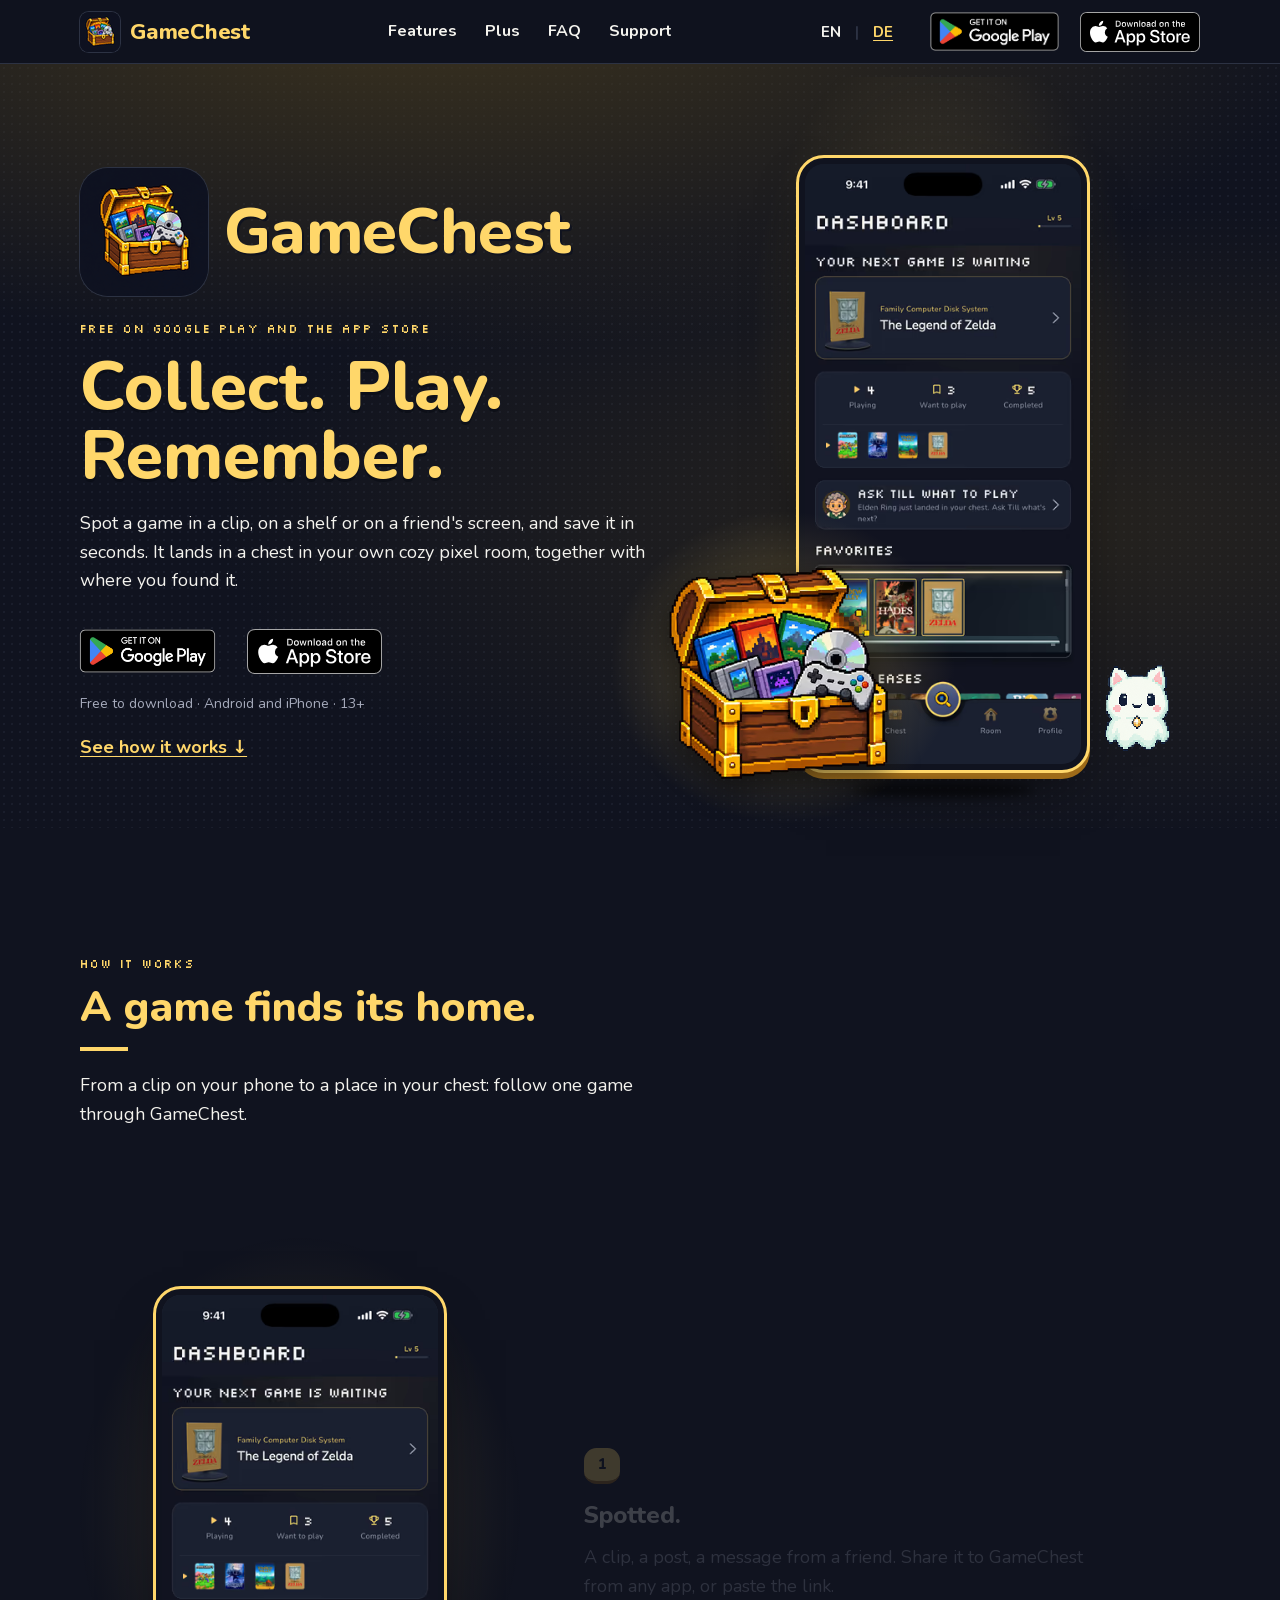
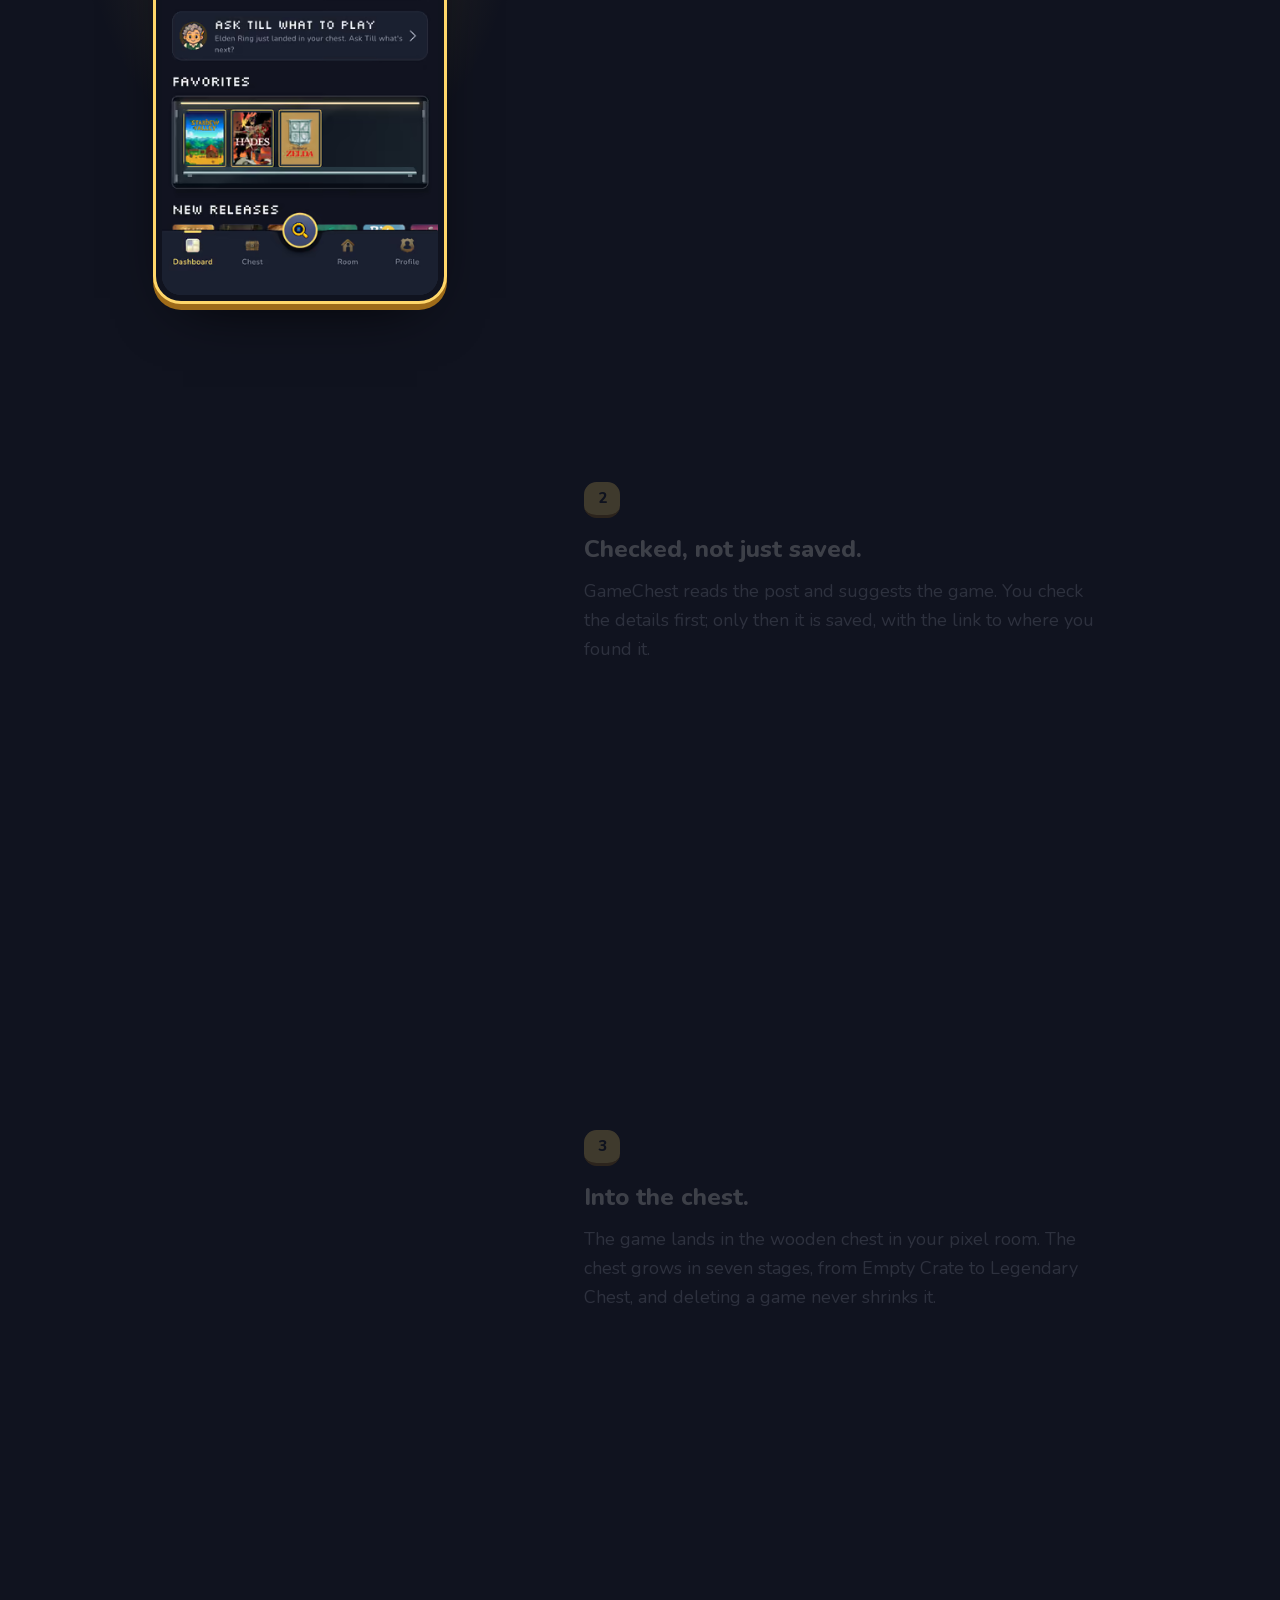
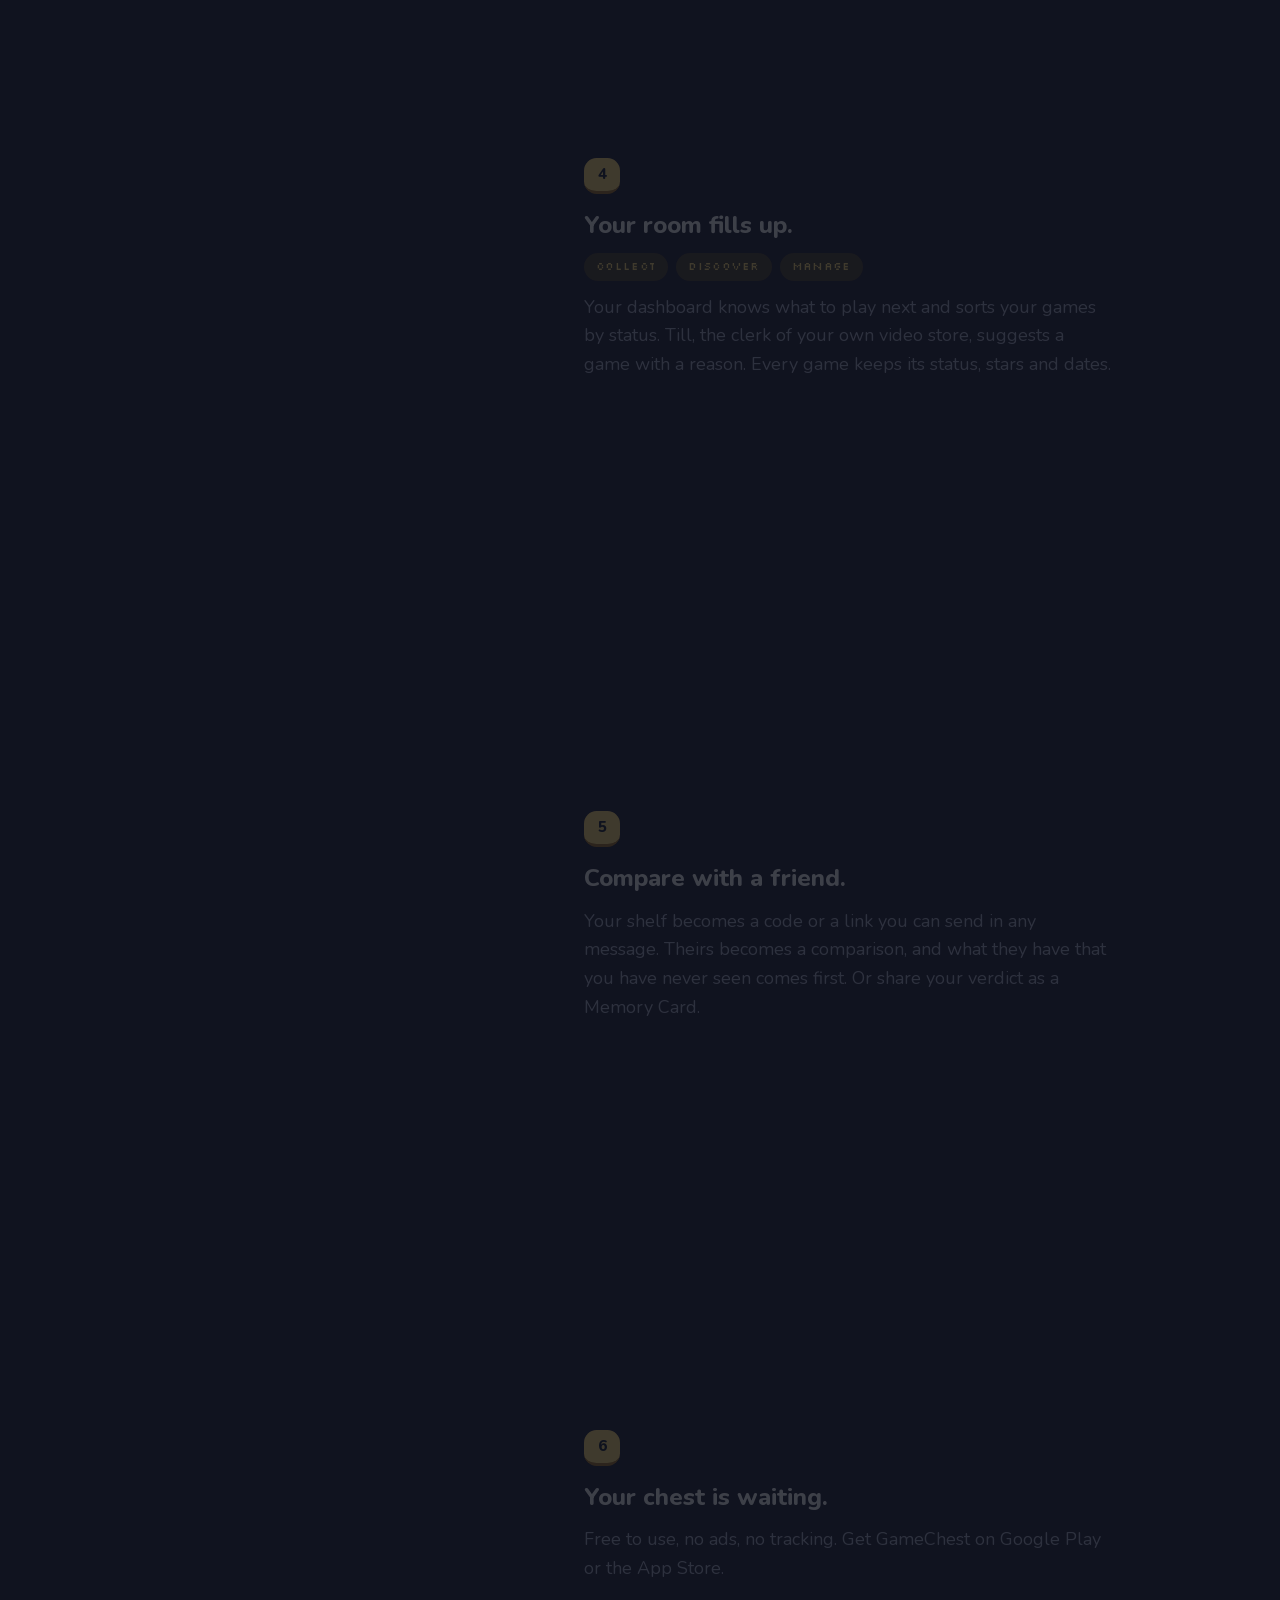
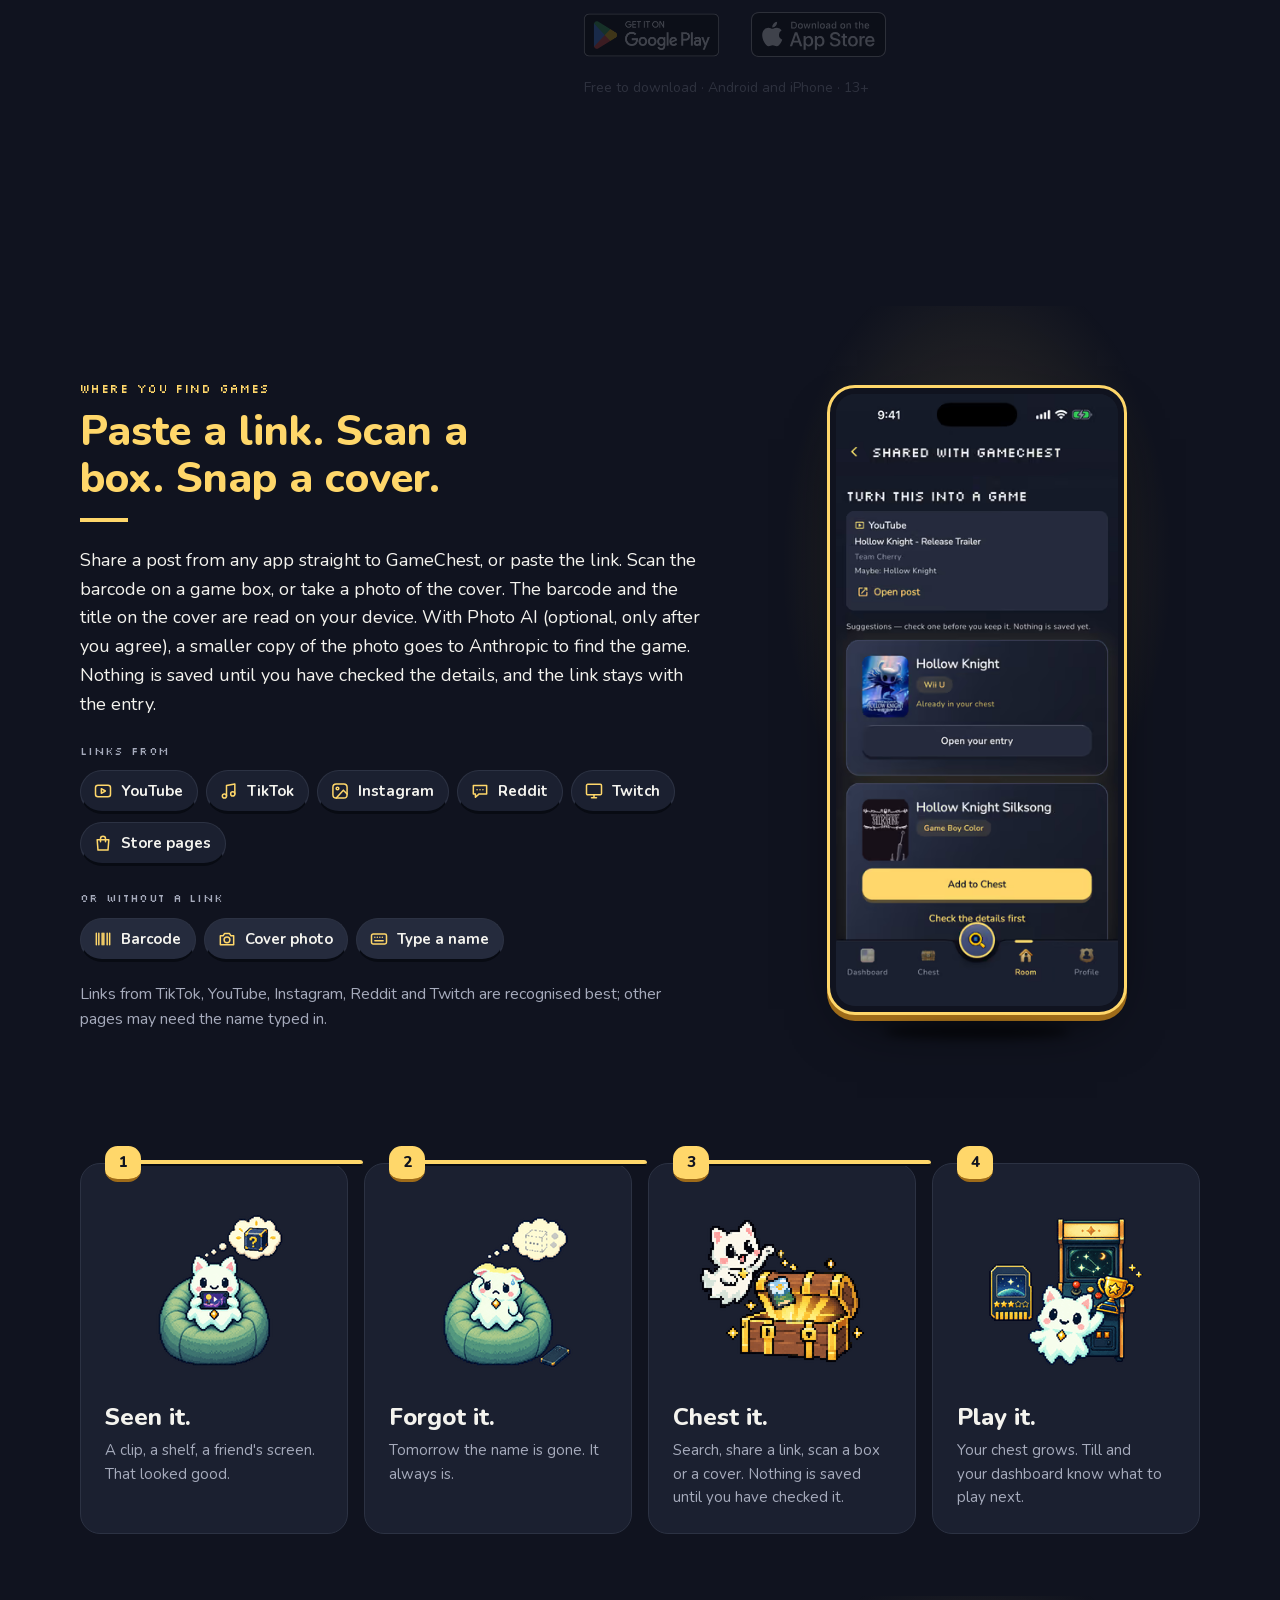
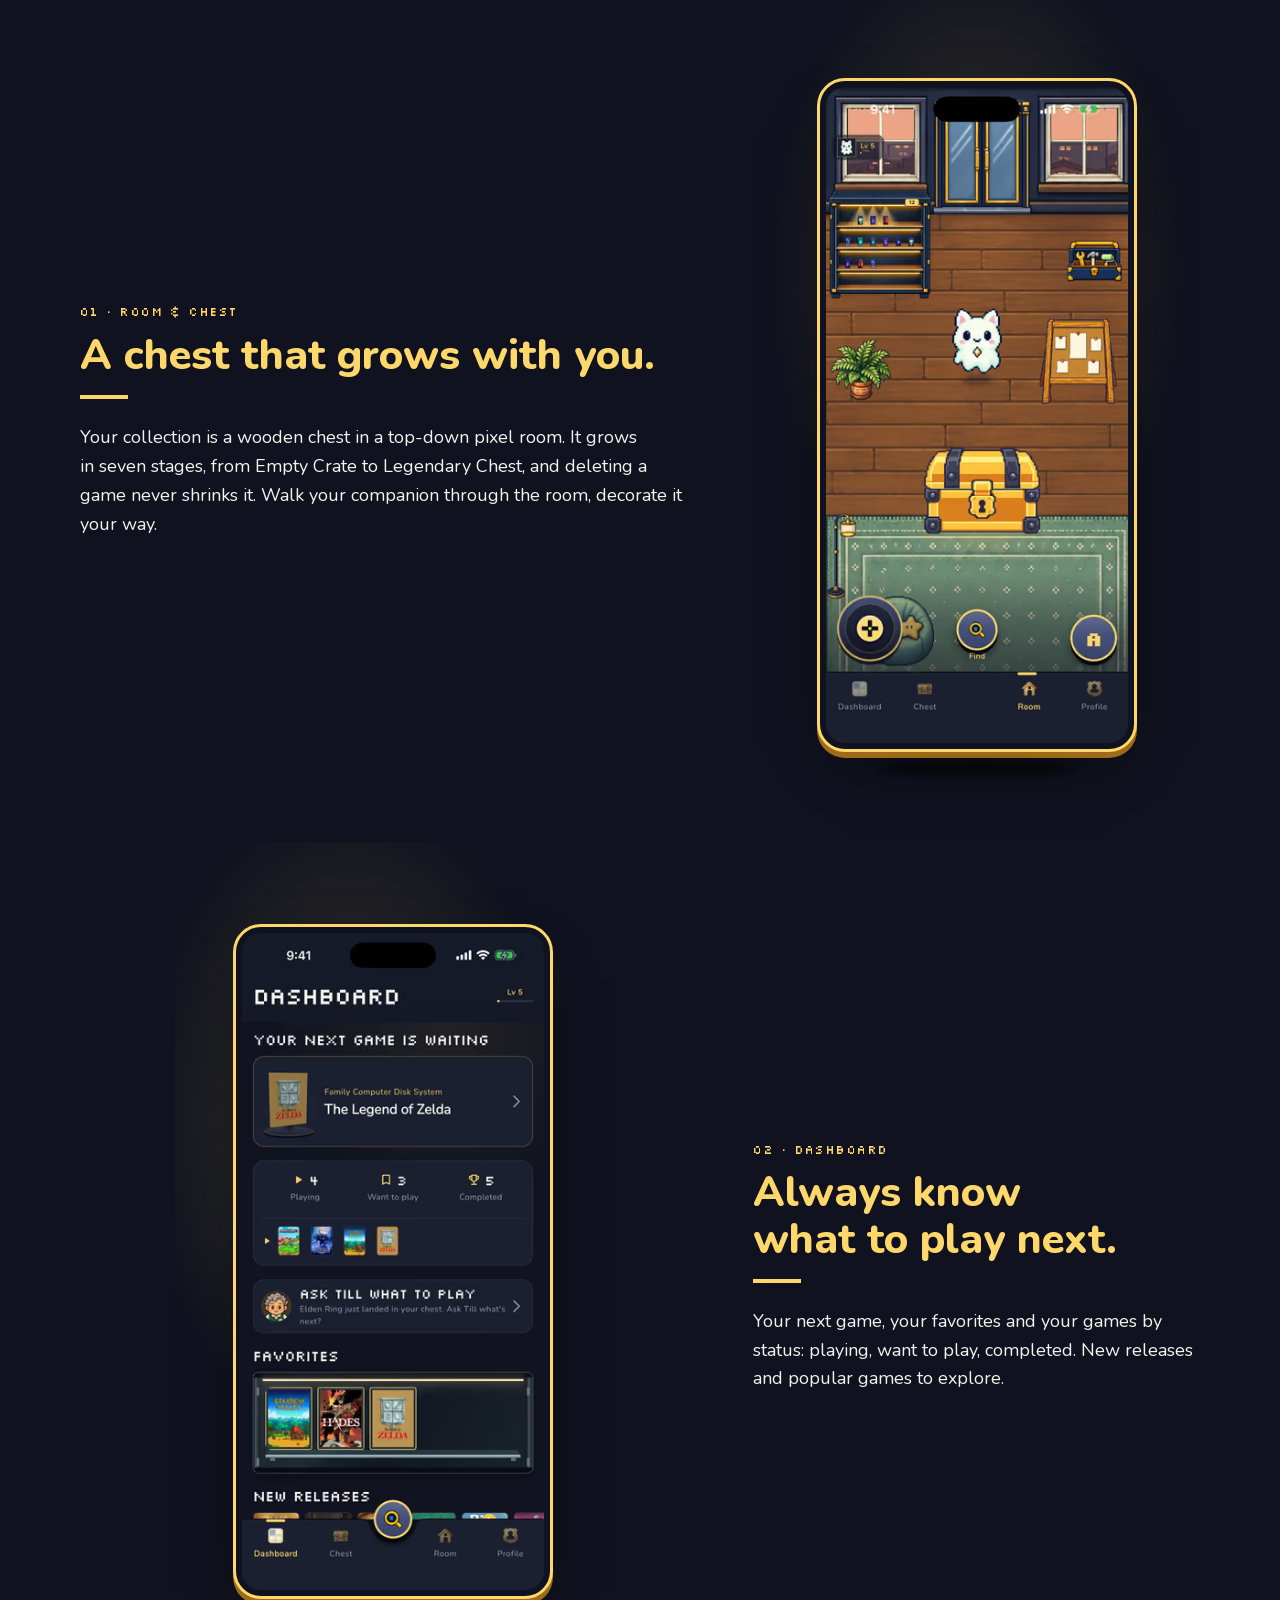
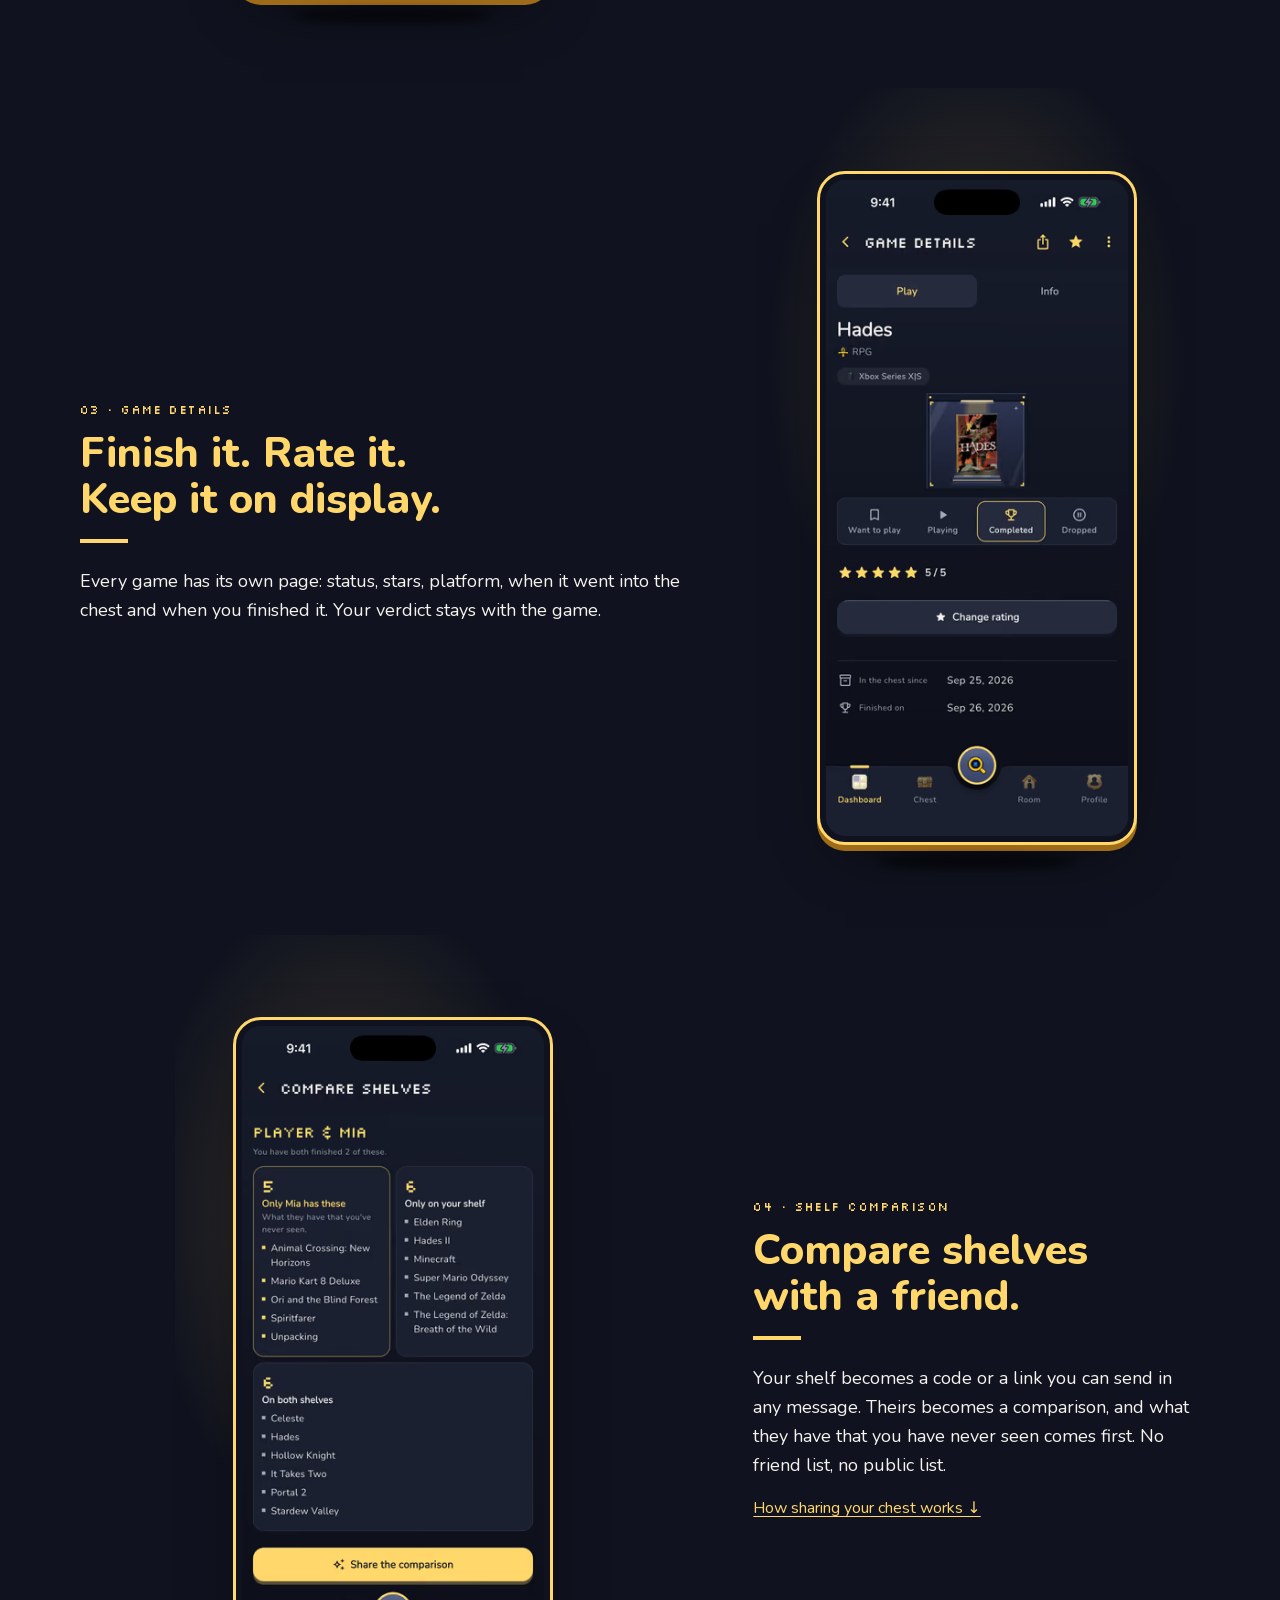
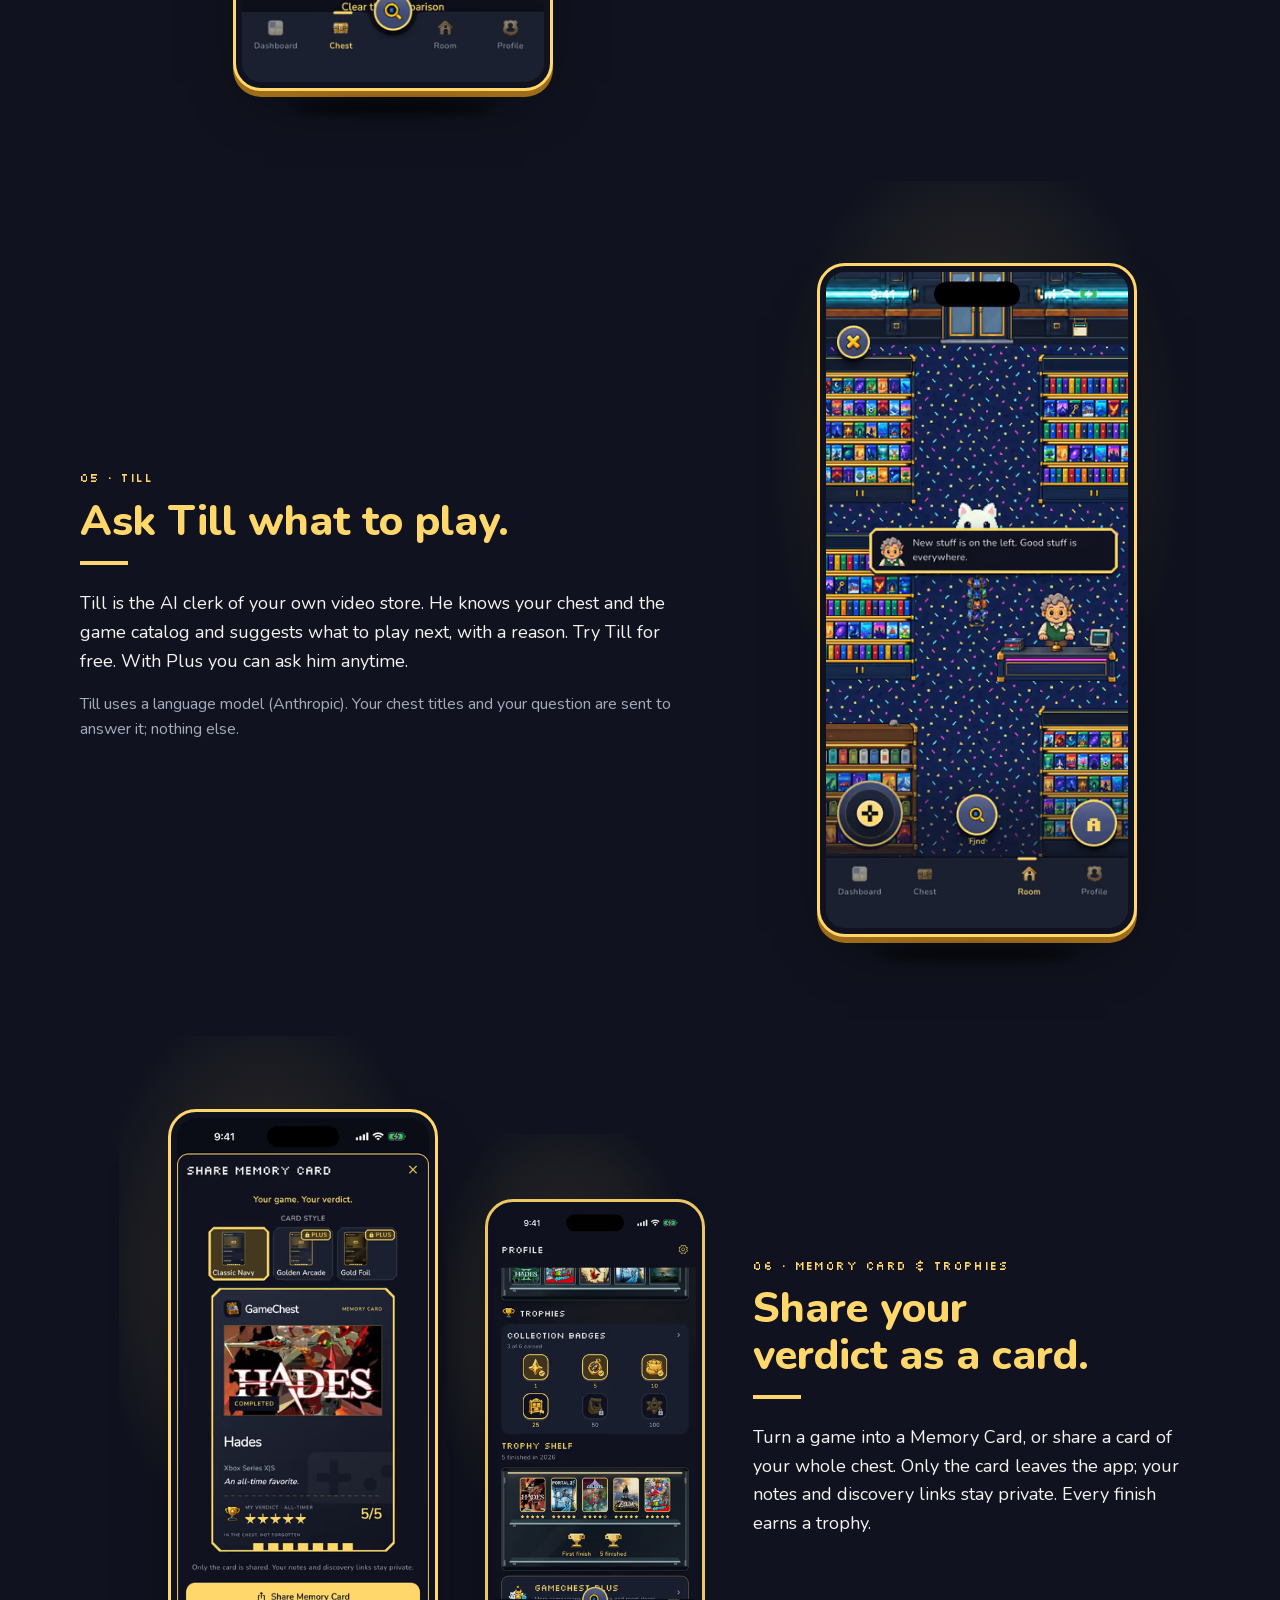
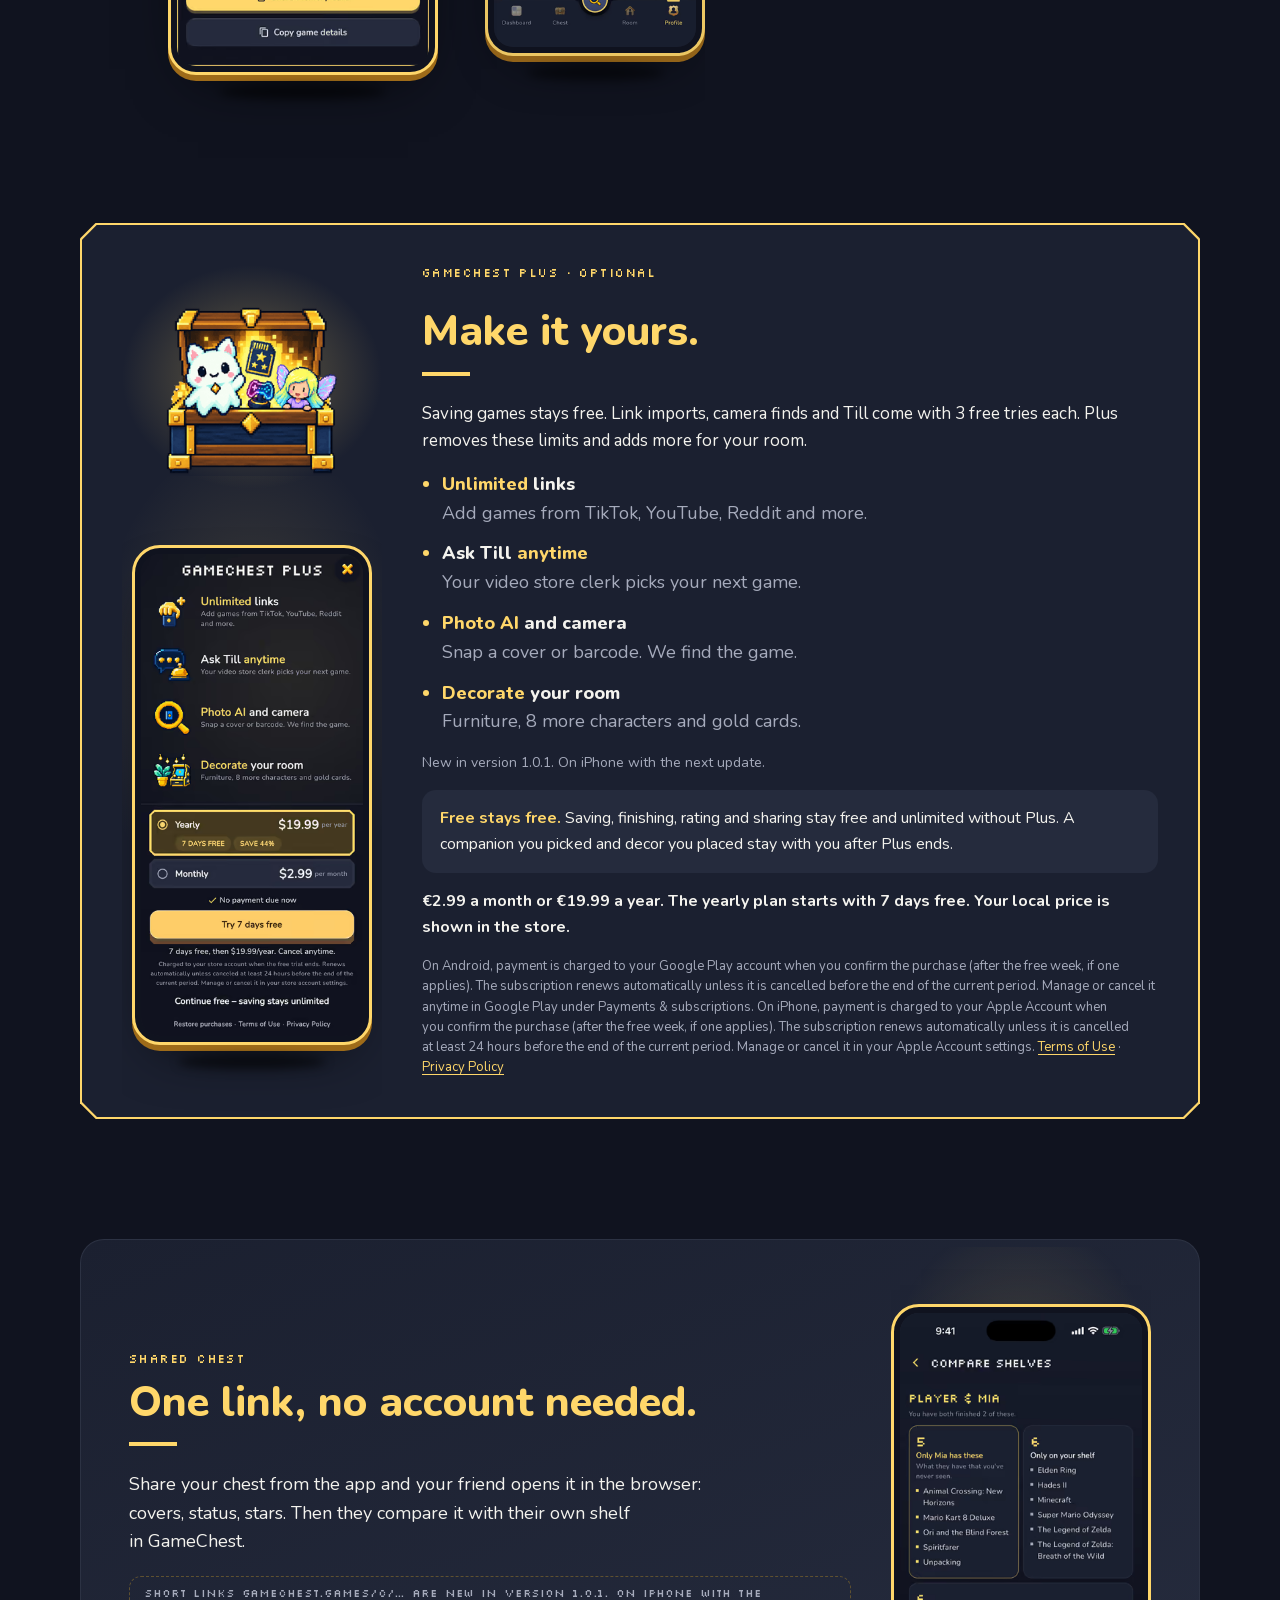
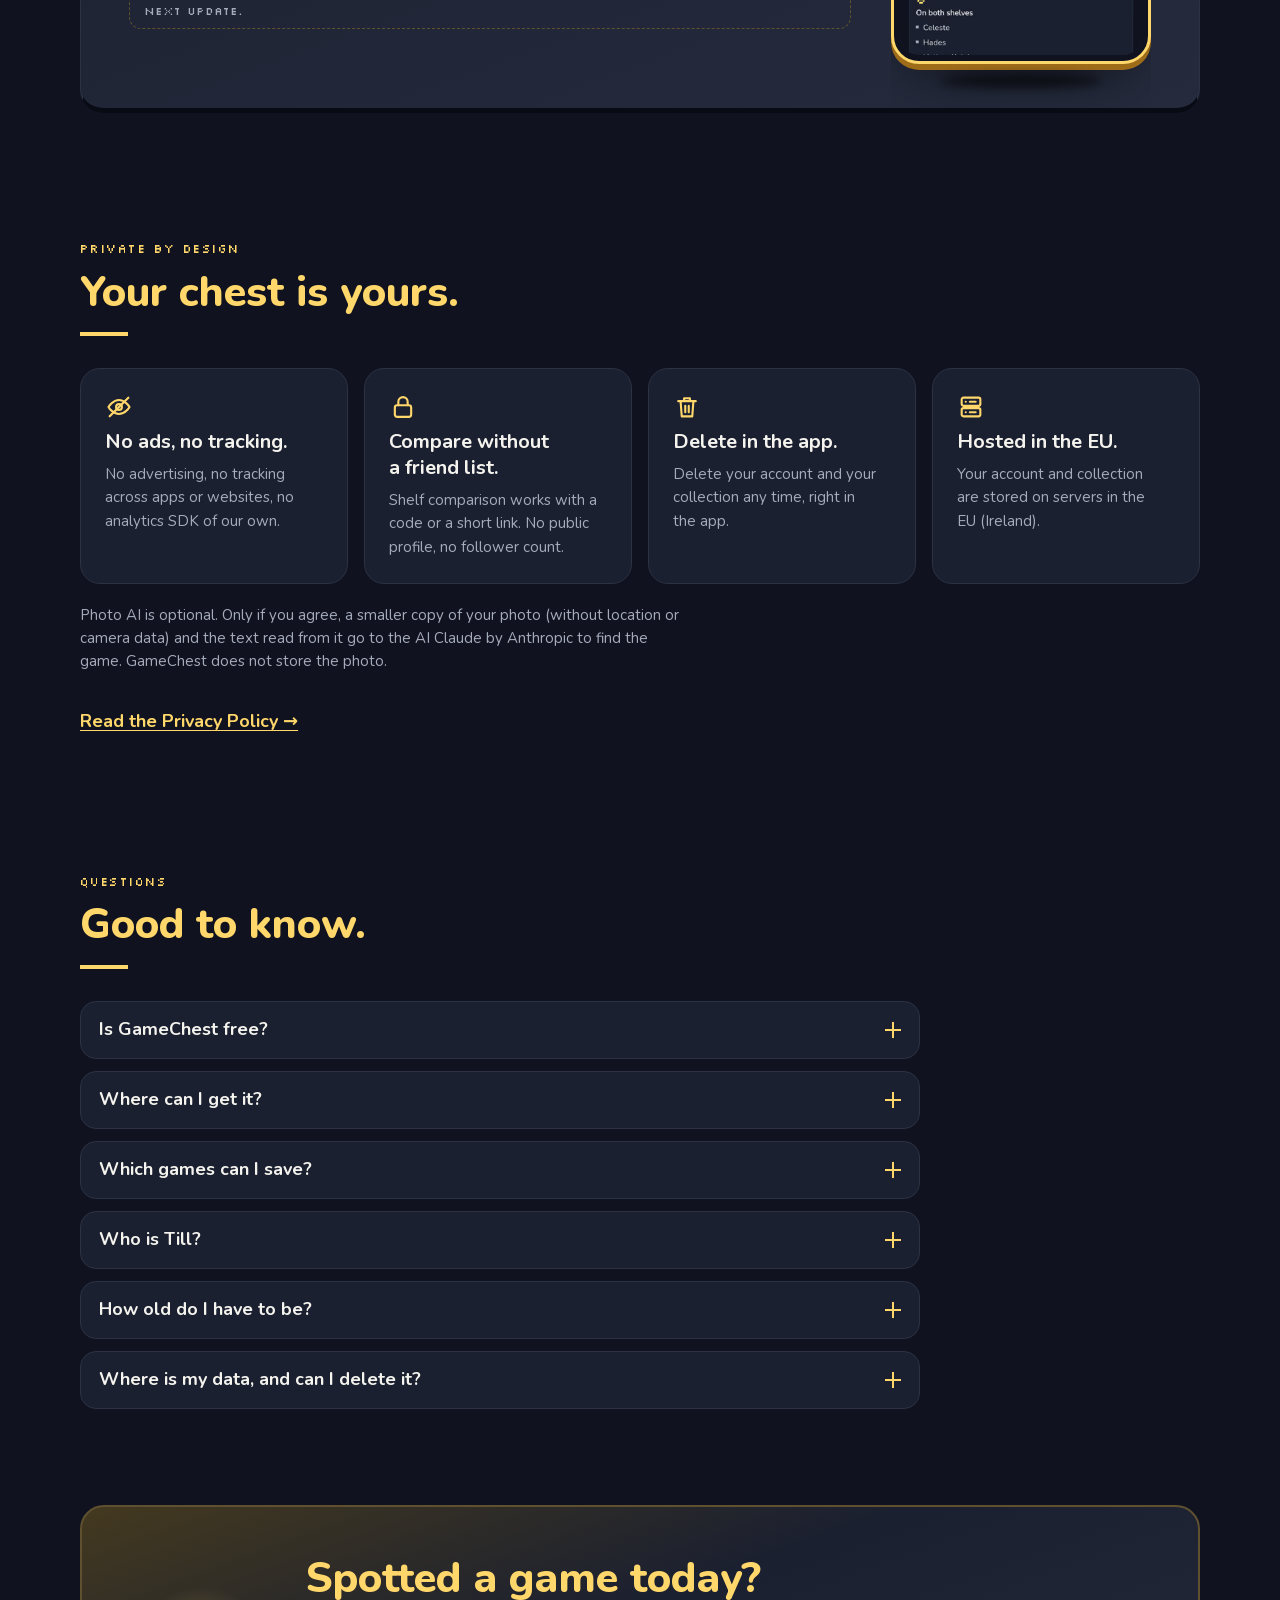
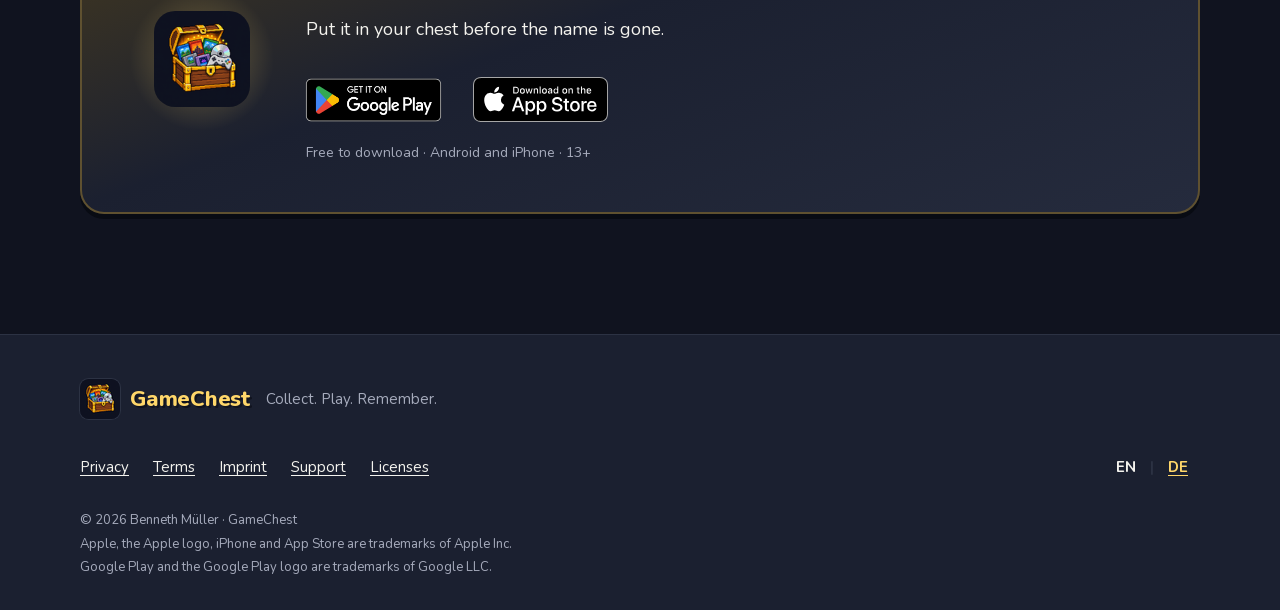
<file: index.html>
<!DOCTYPE html><html lang="en" class="nunito_c81cbedf-module__F6FspG__variable silkscreen_12bf01c6-module__xPTk9W__variable"><head><meta charSet="utf-8"/><meta name="viewport" content="width=device-width, initial-scale=1"/><link rel="preload" href="/_next/static/media/07454f8ad8aaac57-s.p.2kjei9psvcorz.woff2" as="font" crossorigin="" type="font/woff2"/><link rel="preload" href="/_next/static/media/37f34e4fcce0f2d4-s.p.3dosikwwiz7p4.woff2" as="font" crossorigin="" type="font/woff2"/><link rel="preload" href="/badges/google-play-en-us.png" as="image"/><link rel="preload" href="/badges/app-store-en-us.svg" as="image"/><style data-precedence="next" data-href="/_next/static/chunks/2km_xa4cpor5m.css /_next/static/chunks/40t3so7-l_3cs.css">@font-face{font-family:Nunito;font-style:normal;font-weight:200 1000;font-display:swap;src:url(/_next/static/media/224e262ef877bfa4-s.1zkvd_innyig_.woff2)format("woff2");unicode-range:U+460-52F,U+1C80-1C8A,U+20B4,U+2DE0-2DFF,U+A640-A69F,U+FE2E-FE2F}@font-face{font-family:Nunito;font-style:normal;font-weight:200 1000;font-display:swap;src:url(/_next/static/media/7f11d98043fdedc9-s.2c8-7nzo1jf9r.woff2)format("woff2");unicode-range:U+301,U+400-45F,U+490-491,U+4B0-4B1,U+2116}@font-face{font-family:Nunito;font-style:normal;font-weight:200 1000;font-display:swap;src:url(/_next/static/media/e6d00ff86ef9e699-s.1vcas2uk12q5a.woff2)format("woff2");unicode-range:U+102-103,U+110-111,U+128-129,U+168-169,U+1A0-1A1,U+1AF-1B0,U+300-301,U+303-304,U+308-309,U+323,U+329,U+1EA0-1EF9,U+20AB}@font-face{font-family:Nunito;font-style:normal;font-weight:200 1000;font-display:swap;src:url(/_next/static/media/d8cb5ab3660140cd-s.2demiz2t05dx4.woff2)format("woff2");unicode-range:U+100-2BA,U+2BD-2C5,U+2C7-2CC,U+2CE-2D7,U+2DD-2FF,U+304,U+308,U+329,U+1D00-1DBF,U+1E00-1E9F,U+1EF2-1EFF,U+2020,U+20A0-20AB,U+20AD-20C0,U+2113,U+2C60-2C7F,U+A720-A7FF}@font-face{font-family:Nunito;font-style:normal;font-weight:200 1000;font-display:swap;src:url(/_next/static/media/07454f8ad8aaac57-s.p.2kjei9psvcorz.woff2)format("woff2");unicode-range:U+??,U+131,U+152-153,U+2BB-2BC,U+2C6,U+2DA,U+2DC,U+304,U+308,U+329,U+2000-206F,U+20AC,U+2122,U+2191,U+2193,U+2212,U+2215,U+FEFF,U+FFFD}@font-face{font-family:Nunito Fallback;src:local(Arial);ascent-override:99.71%;descent-override:34.82%;line-gap-override:0.0%;size-adjust:101.39%}.nunito_c81cbedf-module__F6FspG__className{font-family:Nunito,Nunito Fallback;font-style:normal}.nunito_c81cbedf-module__F6FspG__variable{--font-nunito:"Nunito", "Nunito Fallback"}
@font-face{font-family:Silkscreen;font-style:normal;font-weight:400;font-display:swap;src:url(/_next/static/media/26e9340776e0c8e8-s.3-pcjiz3ygyf8.woff2)format("woff2");unicode-range:U+100-2BA,U+2BD-2C5,U+2C7-2CC,U+2CE-2D7,U+2DD-2FF,U+304,U+308,U+329,U+1D00-1DBF,U+1E00-1E9F,U+1EF2-1EFF,U+2020,U+20A0-20AB,U+20AD-20C0,U+2113,U+2C60-2C7F,U+A720-A7FF}@font-face{font-family:Silkscreen;font-style:normal;font-weight:400;font-display:swap;src:url(/_next/static/media/37f34e4fcce0f2d4-s.p.3dosikwwiz7p4.woff2)format("woff2");unicode-range:U+??,U+131,U+152-153,U+2BB-2BC,U+2C6,U+2DA,U+2DC,U+304,U+308,U+329,U+2000-206F,U+20AC,U+2122,U+2191,U+2193,U+2212,U+2215,U+FEFF,U+FFFD}@font-face{font-family:Silkscreen Fallback;src:local(Arial);ascent-override:68.84%;descent-override:16.71%;line-gap-override:0.0%;size-adjust:149.62%}.silkscreen_12bf01c6-module__xPTk9W__className{font-family:Silkscreen,Silkscreen Fallback;font-style:normal;font-weight:400}.silkscreen_12bf01c6-module__xPTk9W__variable{--font-silkscreen:"Silkscreen", "Silkscreen Fallback"}
.legal-prose{max-width:68ch;color:var(--legal-ink);overflow-wrap:break-word;font-size:1.0625rem;line-height:1.65}.legal-prose h2{color:var(--legal-accent);margin:2.25rem 0 .5rem;scroll-margin-top:88px;font-size:1.3125rem;line-height:1.3}.legal-prose h3{color:var(--legal-accent-2);margin:1.5rem 0 .375rem;font-size:1.125rem;line-height:1.35}.legal-prose p,.legal-prose ul,.legal-prose ol{margin:0 0 .875rem}.legal-prose ul,.legal-prose ol{padding-left:1.375rem}.legal-prose li{margin:.25rem 0}.legal-meta{color:var(--legal-muted);margin:0 0 1.25rem;font-size:.9375rem}.legal-note{border-left:4px solid var(--legal-note);background:var(--legal-note-bg);border-radius:8px;margin:0 0 1.5rem;padding:.75rem 1rem;font-size:.9375rem}.legal-note p{margin:0}.legal-ph{background:var(--legal-ph-bg);color:var(--legal-accent);-webkit-hyphens:manual;hyphens:manual;-webkit-box-decoration-break:clone;box-decoration-break:clone;border-radius:4px;padding:0 .25rem;font-weight:700}.legal-address{font-style:normal}.legal-toc{background:var(--legal-surface);border:1px solid var(--legal-border);border-radius:14px;margin:0 0 1.5rem;padding:.875rem 1.25rem}.legal-toc-title{margin:0 0 .25rem;font-weight:700}.legal-toc ul{margin:0;padding:0;list-style:none}.legal-toc a{padding:.25rem 0;display:inline-block}.legal-table-wrap{margin:.625rem 0 1rem}.legal-table{border-collapse:collapse;width:100%;font-size:.9375rem}.legal-table th,.legal-table td{text-align:left;vertical-align:top;border-bottom:1px solid var(--legal-border);padding:.5rem}.legal-table th{color:var(--legal-accent-2);font-weight:700}@media (max-width:559.98px){.legal-table thead{clip-path:inset(50%);width:1px;height:1px;position:absolute;overflow:hidden}.legal-table,.legal-table tbody,.legal-table tr,.legal-table td{width:100%;display:block}.legal-table tr{border-bottom:1px solid var(--legal-border);padding:.5rem 0}.legal-table td{border:0;padding:.1875rem 0}.legal-table td:before{content:attr(data-label);color:var(--legal-accent-2);font-size:.8125rem;font-weight:700;display:block}}
:root{--lightningcss-light: ;--lightningcss-dark:initial;color-scheme:dark;--g-bg:#10131f;--g-panel:#1b2030;--g-elevated:#252b3d;--g-border:#2c3243;--g-ink:#f4f3ee;--g-muted:#a6abbc;--g-gold:#ffd76a;--g-amber:#ffcd68;--g-gold-sel:#44391f;--g-mint:#c4f280;--g-btn-edge:#ffe4af;--g-btn-text:#342419;--g-btn-shadow:#805337;--g-glow-in:#ffd76a55;--g-glow-out:#ffd76a00;--font-body:var(--font-nunito), system-ui, -apple-system, "Segoe UI", Roboto, Arial, sans-serif;--font-label:var(--font-silkscreen), ui-monospace, monospace;--font-display:var(--font-nunito), system-ui, -apple-system, "Segoe UI", Roboto, Arial, sans-serif;--g-deep:#080b13;--g-card-edge:#5f5130;--g-coin-edge:#9e6b19;--g-light-edge:#fff0b5;--container:1120px;--gutter:16px;--header-h:64px;--section-gap:96px;--radius-card:20px;--bevel:10px;--legal-ink:var(--g-ink);--legal-muted:var(--g-muted);--legal-accent:var(--g-gold);--legal-accent-2:var(--g-amber);--legal-surface:var(--g-elevated);--legal-border:var(--g-border);--legal-note:var(--g-mint);--legal-note-bg:#c4f28014;--legal-ph-bg:#ffd76a29}@media (min-width:481px){:root{--gutter:24px}}@media (min-width:768px){:root{--section-gap:120px}}@media (min-width:1025px){:root{--gutter:32px}}*,:before,:after{box-sizing:border-box}html{-moz-text-size-adjust:100%;text-size-adjust:100%;scroll-padding-top:calc(var(--header-h) + 16px)}@media (prefers-reduced-motion:no-preference){html{scroll-behavior:smooth}}body{background:var(--g-bg);color:var(--g-ink);font-family:var(--font-body);overflow-wrap:break-word;margin:0;font-size:1.0625rem;line-height:1.6}@media (min-width:768px){body{font-size:1.125rem}}img,picture,svg{max-width:100%;display:block}img{height:auto}h1,h2,h3{text-wrap:balance;margin:0;font-weight:800}p{text-wrap:pretty;margin:0}a{color:var(--g-gold);text-underline-offset:3px;text-decoration-thickness:1px}a:hover{text-decoration-thickness:2px}:focus-visible{outline:3px solid var(--g-mint);outline-offset:3px;border-radius:4px}.container{width:100%;max-width:calc(var(--container) + 2 * var(--gutter));padding-inline:var(--gutter);margin-inline:auto}.visually-hidden{clip-path:inset(50%);white-space:nowrap;border:0;width:1px;height:1px;margin:-1px;padding:0;overflow:hidden;position:absolute!important}.skip-link{z-index:100;background:var(--g-amber);color:var(--g-btn-text);font-family:var(--font-display);border:2px solid var(--g-btn-edge);border-bottom:5px solid var(--g-btn-shadow);border-radius:16px;padding:12px 16px;font-size:1.25rem;font-weight:800;text-decoration:none;position:absolute;top:-100px;left:12px}.skip-link:focus{top:12px}.pixel{image-rendering:pixelated}.eyebrow{font-family:var(--font-label);letter-spacing:.12em;text-transform:uppercase;color:var(--g-gold);margin:0 0 12px;font-size:.6875rem;line-height:1.4;display:inline-block}@media (min-width:768px){.eyebrow{font-size:.75rem}}.h2{font-family:var(--font-display);color:var(--g-gold);font-size:2rem;font-weight:800;line-height:1.15}.h2:after{content:"";background:var(--g-gold);width:48px;height:4px;margin-top:16px;display:block}.h2.center:after{margin-inline:auto}@media (min-width:768px){.h2{font-size:2.625rem;line-height:1.1}}.h3{font-family:var(--font-display);color:var(--g-ink);font-size:1.375rem;font-weight:800;line-height:1.3}@media (min-width:768px){.h3{font-size:1.5rem}}.muted{color:var(--g-muted);font-size:.9375rem;line-height:1.55}@media (min-width:768px){.muted{font-size:1rem}}.btn{min-height:54px;font:inherit;font-family:var(--font-display);text-align:center;border-radius:16px;justify-content:center;align-items:center;gap:8px;padding:12px 22px;font-size:1.25rem;font-weight:800;line-height:1.2;text-decoration:none;transition:transform .12s cubic-bezier(.33,1,.68,1),border-bottom-width .12s cubic-bezier(.33,1,.68,1);display:inline-flex}.btn-secondary{background:var(--g-elevated);color:var(--g-ink);border:1.4px solid var(--g-border);border-bottom:5px solid var(--g-deep)}a.btn-secondary:hover{border-color:var(--g-gold);border-bottom-color:var(--g-deep)}.btn-primary{background:var(--g-amber);color:var(--g-btn-text);border:2px solid var(--g-btn-edge);border-bottom:5px solid var(--g-btn-shadow);box-shadow:inset 0 1px #ffffff38}a.btn-primary:hover{filter:brightness(1.04)}a.btn-primary:active,a.btn-secondary:active{border-bottom-width:1.5px;transition-duration:80ms;transform:translateY(3.5px)}@media (prefers-reduced-motion:reduce){.btn{transition:none}}.coin{z-index:1;background:var(--g-gold);border-bottom:3px solid var(--g-coin-edge);width:32px;height:32px;color:var(--g-bg);font-family:var(--font-body);border-radius:35%;flex:none;justify-content:center;align-items:center;font-size:.875rem;font-weight:800;line-height:1;display:inline-flex;position:relative}.coin--done{color:#0000}.coin--done:after{content:"";border:solid var(--g-bg);border-width:0 3px 3px 0;width:6px;height:11px;position:absolute;transform:translateY(-2px)rotate(45deg)}.coin--current{outline:2px solid var(--g-light-edge);outline-offset:-2px}@media (min-width:768px){.coin{width:36px;height:36px;font-size:.9375rem}}.rail{z-index:0;background:var(--g-elevated);border-bottom:2px solid var(--g-deep);pointer-events:none;border-radius:3px;height:6px;position:absolute}.rail--gold{background:var(--g-gold)}.prose a{text-decoration:underline}
.not-found-module__Qxt1xq__main{max-width:calc(640px + 2 * var(--gutter));padding:64px var(--gutter);flex-direction:column;gap:40px;margin:0 auto;display:flex}.not-found-module__Qxt1xq__mark{width:64px;height:64px}.not-found-module__Qxt1xq__block{flex-direction:column;align-items:flex-start;gap:12px;display:flex}.not-found-module__Qxt1xq__block+.not-found-module__Qxt1xq__block{border-top:1px solid var(--g-border);padding-top:40px}.not-found-module__Qxt1xq__title{color:var(--g-gold);font-size:2rem;line-height:1.15}
.BrandMark-module__Vly-dW__mark{align-items:center;gap:10px;min-width:0;display:inline-flex}.BrandMark-module__Vly-dW__icon{box-shadow:0 0 0 1px var(--g-border);border-radius:22%;flex:none}.BrandMark-module__Vly-dW__name{font-family:var(--font-display);color:var(--g-gold);letter-spacing:-.01em;white-space:nowrap;text-shadow:2px 2px 0 var(--g-bg);font-weight:800;line-height:1}.BrandMark-module__Vly-dW__sm .BrandMark-module__Vly-dW__icon{width:40px;height:40px}.BrandMark-module__Vly-dW__sm .BrandMark-module__Vly-dW__name{font-size:1.375rem}.BrandMark-module__Vly-dW__lg{gap:16px}.BrandMark-module__Vly-dW__lg .BrandMark-module__Vly-dW__icon{width:88px;height:88px}.BrandMark-module__Vly-dW__lg .BrandMark-module__Vly-dW__name{font-size:clamp(2.25rem,11vw,4rem)}@media (min-width:1024px){.BrandMark-module__Vly-dW__lg .BrandMark-module__Vly-dW__icon{width:128px;height:128px}}
.LangSwitch-module__xMFtda__switch{align-items:center;gap:2px;font-size:.9375rem;font-weight:700;display:flex}.LangSwitch-module__xMFtda__current,.LangSwitch-module__xMFtda__link{justify-content:center;align-items:center;min-width:44px;min-height:48px;padding:0 8px;display:inline-flex}.LangSwitch-module__xMFtda__current{color:var(--g-ink)}.LangSwitch-module__xMFtda__link{color:var(--g-gold);text-underline-offset:3px;text-decoration:underline}.LangSwitch-module__xMFtda__sep{color:var(--g-border)}
.Footer-module__IpM4KW__footer{background:var(--g-panel);border-top:1px solid var(--g-border);margin-top:var(--section-gap);padding:40px 0 32px}.Footer-module__IpM4KW__inner{flex-direction:column;gap:20px;display:flex}.Footer-module__IpM4KW__brandRow{flex-wrap:wrap;align-items:center;gap:8px 16px;display:flex}.Footer-module__IpM4KW__brand{align-items:center;min-height:48px;text-decoration:none;display:inline-flex}.Footer-module__IpM4KW__tagline{color:var(--g-muted);font-size:.9375rem}.Footer-module__IpM4KW__linkRow{flex-wrap:wrap;justify-content:space-between;align-items:center;gap:8px 24px;display:flex}.Footer-module__IpM4KW__links{flex-wrap:wrap;gap:0 4px;margin:0;padding:0;list-style:none;display:flex}.Footer-module__IpM4KW__links a{min-height:48px;color:var(--g-ink);text-underline-offset:3px;align-items:center;margin-left:-10px;margin-right:10px;padding:0 10px;font-size:.9375rem;display:inline-flex}.Footer-module__IpM4KW__links a:hover,.Footer-module__IpM4KW__links a[aria-current=page]{color:var(--g-gold)}.Footer-module__IpM4KW__small{color:var(--g-muted);flex-direction:column;gap:4px;font-size:.8125rem;line-height:1.5;display:flex}
.Header-module__NAGPiW__header{z-index:50;height:var(--header-h);background:var(--g-bg);border-bottom:1px solid var(--g-border);position:sticky;top:0}@supports ((-webkit-backdrop-filter:blur(8px)) or (backdrop-filter:blur(8px))){.Header-module__NAGPiW__header{-webkit-backdrop-filter:blur(8px);backdrop-filter:blur(8px);background:#10131feb}}.Header-module__NAGPiW__inner{justify-content:space-between;align-items:center;gap:16px;height:100%;display:flex}.Header-module__NAGPiW__brand{flex:none;align-items:center;min-height:48px;text-decoration:none;display:inline-flex}.Header-module__NAGPiW__nav{display:none}.Header-module__NAGPiW__end{align-items:center;gap:16px;display:flex}.Header-module__NAGPiW__cta{display:none}@media (min-width:768px){.Header-module__NAGPiW__nav{gap:4px;margin-inline:auto;display:flex}.Header-module__NAGPiW__nav a{min-height:48px;color:var(--g-ink);align-items:center;padding:0 12px;font-size:1rem;font-weight:700;text-decoration:none;display:inline-flex}.Header-module__NAGPiW__nav a:hover,.Header-module__NAGPiW__nav a[aria-current=page]{color:var(--g-gold)}}@media (min-width:1024px){.Header-module__NAGPiW__cta{display:block}}
.PhoneFrame-module__8nVjmW__stage{width:100%;max-width:320px;margin-inline:auto;padding:24px 0 28px;position:relative}.PhoneFrame-module__8nVjmW__stage:before{content:"";pointer-events:none;background:radial-gradient(70% 60% at 50% 35%,#ffd76a2e,#ffd76a00 70%);position:absolute;inset:-8% -18% 0}.PhoneFrame-module__8nVjmW__stage:after{content:"";filter:blur(5px);pointer-events:none;background:#0000008c;border-radius:50%;width:62%;height:14px;position:absolute;bottom:4px;left:19%}.PhoneFrame-module__8nVjmW__frame{background:var(--g-bg);border:3px solid var(--g-gold);border-radius:28px;width:100%;padding:6px;position:relative;box-shadow:0 6px #9e6b19,0 24px 60px -30px #000}.PhoneFrame-module__8nVjmW__img{aspect-ratio:1320/2868;background:var(--g-panel);border-radius:19px;width:100%;height:auto;box-shadow:inset 0 0 0 1px #ffffff0a}.PhoneFrame-module__8nVjmW__cropStage:before{inset:-8% -6% 0}.PhoneFrame-module__8nVjmW__crop{height:300px;overflow:hidden}.PhoneFrame-module__8nVjmW__crop picture{height:100%}.PhoneFrame-module__8nVjmW__crop .PhoneFrame-module__8nVjmW__img{aspect-ratio:auto;object-fit:cover;object-position:top;height:100%}@media (min-width:1024px){.PhoneFrame-module__8nVjmW__crop{height:360px}}@media (prefers-reduced-motion:no-preference){.PhoneFrame-module__8nVjmW__float{animation:6s ease-in-out infinite PhoneFrame-module__8nVjmW__float}}@keyframes PhoneFrame-module__8nVjmW__float{0%,to{transform:translateY(0)}50%{transform:translateY(-6px)}}
.Feature-module__i2wIta__feature{counter-increment:feature;align-items:center;gap:40px;display:grid}.Feature-module__i2wIta__feature+.Feature-module__i2wIta__feature{margin-top:var(--section-gap)}.Feature-module__i2wIta__eyebrow:before{content:counter(feature, decimal-leading-zero) " · "}.Feature-module__i2wIta__text{max-width:56ch}.Feature-module__i2wIta__body{flex-direction:column;gap:16px;margin-top:24px;display:flex}.Feature-module__i2wIta__list{flex-direction:column;gap:12px;margin:0;padding:0;list-style:none;display:flex}.Feature-module__i2wIta__list li{align-items:flex-start;gap:12px;display:flex}.Feature-module__i2wIta__icon{color:var(--g-gold);flex:none;margin-top:2px}.Feature-module__i2wIta__media{justify-content:center;display:flex;overflow-x:clip}@media (min-width:768px){.Feature-module__i2wIta__feature{grid-template-columns:7fr 5fr;gap:48px}.Feature-module__i2wIta__feature:nth-of-type(2n) .Feature-module__i2wIta__text{order:2}.Feature-module__i2wIta__feature:nth-of-type(2n) .Feature-module__i2wIta__media{order:1}.Feature-module__i2wIta__feature:nth-of-type(2n) .Feature-module__i2wIta__stage:before{background:radial-gradient(70% 60% at 40% 35%,#ffd76a2e,#ffd76a00 70%)}}.Feature-module__i2wIta__second{display:none}@media (min-width:1024px){.Feature-module__i2wIta__duo{align-items:flex-start;gap:0}.Feature-module__i2wIta__duo>.Feature-module__i2wIta__stage:first-child{z-index:1;max-width:270px}.Feature-module__i2wIta__duo .Feature-module__i2wIta__second{opacity:.92;max-width:220px;margin:90px 0 0 -40px;display:block}}
.Faq-module__MGuq4G__list{flex-direction:column;gap:12px;display:flex}.Faq-module__MGuq4G__item{background:var(--g-panel);border:1px solid var(--g-border);border-radius:16px}.Faq-module__MGuq4G__item[open]{border-color:var(--g-gold-sel)}.Faq-module__MGuq4G__summary{cursor:pointer;border-radius:16px;justify-content:space-between;align-items:center;gap:16px;min-height:56px;padding:14px 18px;list-style:none;display:flex}.Faq-module__MGuq4G__summary::-webkit-details-marker{display:none}.Faq-module__MGuq4G__summary:hover .Faq-module__MGuq4G__q{color:var(--g-gold)}.Faq-module__MGuq4G__q{font-size:1.0625rem;font-weight:700;line-height:1.35}.Faq-module__MGuq4G__marker{flex:none;width:16px;height:16px;position:relative}.Faq-module__MGuq4G__marker:before,.Faq-module__MGuq4G__marker:after{content:"";background:var(--g-gold);width:16px;height:2px;position:absolute;top:7px;left:0}.Faq-module__MGuq4G__marker:after{transform:rotate(90deg)}.Faq-module__MGuq4G__item[open] .Faq-module__MGuq4G__marker:after{transform:none}.Faq-module__MGuq4G__a{color:var(--g-ink);padding:0 18px 18px}@media (min-width:768px){.Faq-module__MGuq4G__q{font-size:1.125rem}}
.StoreCta-module__rHBbvG__wrap{flex-direction:column;align-items:flex-start;gap:10px;display:flex}.StoreCta-module__rHBbvG__badges{flex-wrap:wrap;align-items:center;gap:8px 12px;display:flex}.StoreCta-module__rHBbvG__badge{border-radius:10px;line-height:0;display:inline-block}.StoreCta-module__rHBbvG__playImg{width:auto;height:64px}.StoreCta-module__rHBbvG__compact .StoreCta-module__rHBbvG__playImg{height:57px}.StoreCta-module__rHBbvG__soon{background:var(--g-elevated);border:1.4px solid var(--g-border);border-bottom:4px solid var(--g-deep);cursor:default;border-radius:10px;flex-direction:column;justify-content:center;max-width:100%;min-height:46px;margin:0;padding:5px 14px 6px;display:inline-flex}.StoreCta-module__rHBbvG__soonLabel{font-family:var(--font-label);letter-spacing:.08em;text-transform:uppercase;color:var(--g-ink);font-size:.75rem;line-height:1.3}.StoreCta-module__rHBbvG__soonNote{color:var(--g-muted);font-size:.8125rem;line-height:1.3}.StoreCta-module__rHBbvG__pill{cursor:default;-webkit-user-select:text;user-select:text;white-space:normal;text-align:left;max-width:100%;margin:0}.StoreCta-module__rHBbvG__subline{color:var(--g-muted);font-size:.875rem}.StoreCta-module__rHBbvG__appleImg{width:auto;height:45px;display:block}.StoreCta-module__rHBbvG__compact .StoreCta-module__rHBbvG__appleImg{height:40px}
.Journey-module__R5UgHW__section{margin-top:var(--section-gap);overflow-x:clip}.Journey-module__R5UgHW__head{max-width:62ch}.Journey-module__R5UgHW__lead{max-width:54ch;margin-top:20px}.Journey-module__R5UgHW__journey{gap:48px;margin-top:40px;display:grid}.Journey-module__R5UgHW__stage{display:none}.Journey-module__R5UgHW__steps{gap:56px;margin:0;padding:0;list-style:none;display:grid}.Journey-module__R5UgHW__step{gap:24px;display:grid}.Journey-module__R5UgHW__text{flex-direction:column;align-items:flex-start;gap:12px;min-width:0;display:flex}.Journey-module__R5UgHW__coin{margin-bottom:4px}.Journey-module__R5UgHW__body{color:var(--g-muted);max-width:48ch}.Journey-module__R5UgHW__pills{flex-wrap:wrap;gap:8px;margin:0;padding:0;list-style:none;display:flex}.Journey-module__R5UgHW__pill{font-family:var(--font-label);letter-spacing:.12em;text-transform:uppercase;color:var(--g-gold);background:var(--g-gold-sel);border-radius:999px;padding:6px 12px;font-size:.6875rem;line-height:1.4}.Journey-module__R5UgHW__cta{margin-top:8px}.Journey-module__R5UgHW__media{justify-content:center;min-width:0;display:flex;position:relative}.Journey-module__R5UgHW__crop{max-width:300px}.Journey-module__R5UgHW__chip{background:var(--g-elevated);border:1px solid var(--g-gold);border-bottom:3px solid var(--g-coin-edge);color:var(--g-ink);white-space:nowrap;border-radius:999px;align-items:center;gap:8px;padding:8px 14px 8px 12px;font-size:.9375rem;font-weight:700;line-height:1.2;display:inline-flex;box-shadow:0 14px 30px -12px #000}.Journey-module__R5UgHW__chipIcon{color:var(--g-gold);flex:none}.Journey-module__R5UgHW__cover{aspect-ratio:3/4;border:2px solid var(--g-gold);background:radial-gradient(circle at 64% 30%, var(--g-gold) 0 9px, transparent 10px), linear-gradient(180deg, #23305a 0 56%, #3a8a5c 56% 72%, #6a4a30 72%);border-radius:6px;width:54px;display:block;box-shadow:inset 0 0 0 2px #ffffff1f,0 8px 16px #00000080}.Journey-module__R5UgHW__chest{filter:drop-shadow(0 10px 14px #0000008c);width:150px;display:block;position:relative}.Journey-module__R5UgHW__chest:before{content:"";background:radial-gradient(closest-side, var(--g-glow-in), var(--g-glow-out));z-index:-1;position:absolute;inset:-20% -20% -10%}.Journey-module__R5UgHW__chestImg{width:100%;height:auto}.Journey-module__R5UgHW__mediaChip{z-index:2;position:absolute;top:36px;right:max(0px,50% - 176px)}.Journey-module__R5UgHW__mediaChest{z-index:3;position:absolute;bottom:12px;left:max(-8px,50% - 196px)}.Journey-module__R5UgHW__mediaCover{z-index:2;position:absolute;bottom:64px;left:max(32px,50% - 156px)}.Journey-module__R5UgHW__stageChip,.Journey-module__R5UgHW__stageCover,.Journey-module__R5UgHW__stageChest,.Journey-module__R5UgHW__stageCat{opacity:0;position:absolute}.Journey-module__R5UgHW__stageChip{z-index:3;top:16%;right:-36%}.Journey-module__R5UgHW__stageChest{z-index:3;width:190px;bottom:-6px;left:-124px}.Journey-module__R5UgHW__stageCover{z-index:2;width:64px;bottom:48px;left:-60px}.Journey-module__R5UgHW__stageCat{z-index:3;bottom:6px;right:-72px}.Journey-module__R5UgHW__stageCat img{width:112px;height:112px}@media (min-width:768px){.Journey-module__R5UgHW__journey{margin-top:48px}.Journey-module__R5UgHW__steps{gap:72px}.Journey-module__R5UgHW__step{grid-template-columns:minmax(0,1fr) minmax(0,1fr);align-items:center;gap:40px}}@media (prefers-reduced-motion:no-preference){@supports (animation-timeline:view()){.Journey-module__R5UgHW__step{animation:linear both Journey-module__R5UgHW__rise;animation-timeline:view();animation-range:entry entry 70%}.Journey-module__R5UgHW__mediaChip{animation:linear both Journey-module__R5UgHW__chip-in;animation-timeline:view();animation-range:entry}.Journey-module__R5UgHW__mediaCover{animation:linear both Journey-module__R5UgHW__cover-drop;animation-timeline:view();animation-range:entry cover 45%}@media (min-width:1024px){.Journey-module__R5UgHW__journey{timeline-scope:--journey;grid-template-columns:minmax(0,5fr) minmax(0,7fr);align-items:start;gap:64px}.Journey-module__R5UgHW__stage{top:var(--header-h);height:calc(100vh - var(--header-h));justify-content:center;align-items:center;display:flex;position:sticky}.Journey-module__R5UgHW__wrap{position:relative}.Journey-module__R5UgHW__wrap:before{content:"";pointer-events:none;background:radial-gradient(60% 55% at 50% 40%,#ffd76a29,#ffd76a00 70%);position:absolute;inset:-10% -40% -6%}.Journey-module__R5UgHW__phone{z-index:1;background:var(--g-bg);border:3px solid var(--g-gold);box-shadow:0 6px 0 var(--g-coin-edge), 0 24px 60px -30px #000;border-radius:28px;padding:6px;position:relative}.Journey-module__R5UgHW__screens{height:min(600px, calc(100vh - var(--header-h) - 128px));aspect-ratio:1320/2868;background:var(--g-panel);border-radius:19px;position:relative;overflow:hidden;box-shadow:inset 0 0 0 1px #ffffff0a}.Journey-module__R5UgHW__screens picture{position:absolute;inset:0}.Journey-module__R5UgHW__screens img{width:100%;height:100%}.Journey-module__R5UgHW__screens picture,.Journey-module__R5UgHW__stageChip,.Journey-module__R5UgHW__stageCover,.Journey-module__R5UgHW__stageChest,.Journey-module__R5UgHW__stageCat{animation-timing-function:linear;animation-fill-mode:both;animation-timeline:--journey;animation-range:cover calc(50vh - var(--header-h) / 2) cover calc(100% - 50vh - var(--header-h) / 2)}.Journey-module__R5UgHW__screens picture:nth-child(2){animation-name:Journey-module__R5UgHW__screen-2}.Journey-module__R5UgHW__screens picture:nth-child(3){animation-name:Journey-module__R5UgHW__screen-3}.Journey-module__R5UgHW__screens picture:nth-child(4){animation-name:Journey-module__R5UgHW__screen-4}.Journey-module__R5UgHW__screens picture:nth-child(5){animation-name:Journey-module__R5UgHW__screen-5}.Journey-module__R5UgHW__screens picture:nth-child(6){animation-name:Journey-module__R5UgHW__screen-6}.Journey-module__R5UgHW__stageChip{animation-name:Journey-module__R5UgHW__stage-chip}.Journey-module__R5UgHW__stageCover{animation-name:Journey-module__R5UgHW__stage-cover}.Journey-module__R5UgHW__stageChest{animation-name:Journey-module__R5UgHW__stage-chest}.Journey-module__R5UgHW__stageCat{animation-name:Journey-module__R5UgHW__stage-cat}.Journey-module__R5UgHW__steps{view-timeline-name:--journey;grid-auto-rows:1fr;gap:0}.Journey-module__R5UgHW__step{grid-template-columns:minmax(0,1fr);align-content:center;min-height:72vh;padding-block:24px;animation:linear both Journey-module__R5UgHW__focus;animation-timeline:view();animation-range:cover}.Journey-module__R5UgHW__media{display:none}.Journey-module__R5UgHW__text{max-width:52ch}}}}@keyframes Journey-module__R5UgHW__rise{0%{opacity:0;transform:translateY(28px)}to{opacity:1;transform:none}}@keyframes Journey-module__R5UgHW__chip-in{0%{opacity:0;transform:translate(140px,-40px)rotate(10deg)}to{opacity:1;transform:none}}@keyframes Journey-module__R5UgHW__cover-drop{0%{opacity:0;transform:translateY(-170px)rotate(-16deg)}20%{opacity:1}to{opacity:1;transform:translateY(0)rotate(8deg)scale(.82)}}@keyframes Journey-module__R5UgHW__focus{0%{opacity:.2;transform:translateY(24px)}36%{opacity:1;transform:none}64%{opacity:1;transform:none}to{opacity:.2;transform:translateY(-16px)}}@keyframes Journey-module__R5UgHW__screen-2{0%,14.2%{opacity:0;transform:translateY(14px)}19.2%,to{opacity:1;transform:none}}@keyframes Journey-module__R5UgHW__screen-3{0%,30.8%{opacity:0;transform:translateY(14px)}35.8%,to{opacity:1;transform:none}}@keyframes Journey-module__R5UgHW__screen-4{0%,47.5%{opacity:0;transform:translateY(14px)}52.5%,to{opacity:1;transform:none}}@keyframes Journey-module__R5UgHW__screen-5{0%,64.2%{opacity:0;transform:translateY(14px)}69.2%,to{opacity:1;transform:none}}@keyframes Journey-module__R5UgHW__screen-6{0%,80.8%{opacity:0;transform:translateY(14px)}85.8%,to{opacity:1;transform:none}}@keyframes Journey-module__R5UgHW__stage-chip{0%{opacity:0;transform:translate(150px,-100px)rotate(12deg)}4%{opacity:1}11%{opacity:1;transform:translate(0)rotate(0)}14.5%{opacity:1;transform:translate(-40px,70px)scale(.7)}17%{opacity:0;transform:translate(-60px,110px)scale(.3)}to{opacity:0;transform:translate(-60px,110px)scale(.3)}}@keyframes Journey-module__R5UgHW__stage-chest{0%,32%{opacity:0;transform:translateY(40px)}36%,50%{opacity:1;transform:none}54%,to{opacity:0;transform:translateY(24px)}}@keyframes Journey-module__R5UgHW__stage-cover{0%,36%{opacity:0;transform:translate(150px,-150px)rotate(-6deg)scale(.7)}37.5%{opacity:1;transform:translate(130px,-190px)rotate(-14deg)scale(.9)}44%{opacity:1;transform:translate(0)rotate(8deg)scale(.8)}46%,to{opacity:0;transform:translateY(0)rotate(8deg)scale(.8)}}@keyframes Journey-module__R5UgHW__stage-cat{0%,81%{opacity:0;transform:translateY(36px)}86%,to{opacity:1;transform:none}}
.PlusPanel-module__cxTOQW__section{margin-top:var(--section-gap)}.PlusPanel-module__cxTOQW__outer{--bev:16px;background:var(--g-gold);clip-path:polygon(var(--bev) 0, calc(100% - var(--bev)) 0, 100% var(--bev), 100% calc(100% - var(--bev)), calc(100% - var(--bev)) 100%, var(--bev) 100%, 0 calc(100% - var(--bev)), 0 var(--bev));padding:2px}.PlusPanel-module__cxTOQW__card{--bev-in:15.2px;background:var(--g-panel);clip-path:polygon(var(--bev-in) 0, calc(100% - var(--bev-in)) 0, 100% var(--bev-in), 100% calc(100% - var(--bev-in)), calc(100% - var(--bev-in)) 100%, var(--bev-in) 100%, 0 calc(100% - var(--bev-in)), 0 var(--bev-in));gap:32px;padding:32px 20px;display:grid}.PlusPanel-module__cxTOQW__chest{background:radial-gradient(closest-side, var(--g-glow-in), var(--g-glow-out));justify-content:center;align-items:center;display:flex}.PlusPanel-module__cxTOQW__chestImg{width:192px;height:auto}.PlusPanel-module__cxTOQW__text{flex-direction:column;gap:16px;min-width:0;display:flex}.PlusPanel-module__cxTOQW__text>.h2{margin-bottom:8px}.PlusPanel-module__cxTOQW__lead{font-size:1.0625rem}.PlusPanel-module__cxTOQW__list{flex-direction:column;gap:12px;margin:0;padding-left:1.25rem;display:flex}.PlusPanel-module__cxTOQW__list li::marker{color:var(--g-gold)}.PlusPanel-module__cxTOQW__itemTitle{color:var(--g-ink);font-weight:800;display:block}.PlusPanel-module__cxTOQW__accent{color:var(--g-gold);font-style:normal}.PlusPanel-module__cxTOQW__itemText{color:var(--g-muted);display:block}.PlusPanel-module__cxTOQW__note{font-size:.875rem}.PlusPanel-module__cxTOQW__honest{background:var(--g-elevated);border-radius:14px;padding:16px 18px;font-size:1rem}.PlusPanel-module__cxTOQW__honest strong{color:var(--g-gold)}.PlusPanel-module__cxTOQW__price{font-size:1rem;font-weight:700}.PlusPanel-module__cxTOQW__fine{color:var(--g-muted);font-size:.8125rem;line-height:1.55}.PlusPanel-module__cxTOQW__fine a{color:var(--g-gold)}.PlusPanel-module__cxTOQW__shot{justify-content:center;display:flex;overflow-x:clip}.PlusPanel-module__cxTOQW__shot .PlusPanel-module__cxTOQW__frame{width:min(260px,100%)}@media (min-width:768px){.PlusPanel-module__cxTOQW__card{grid-template:"chest text""shot text"1fr/200px minmax(0,1fr);align-items:start;padding:40px}.PlusPanel-module__cxTOQW__shot .PlusPanel-module__cxTOQW__frame{width:200px}.PlusPanel-module__cxTOQW__chest{background:radial-gradient(closest-side, var(--g-glow-in), var(--g-glow-out));grid-area:chest;justify-content:flex-start}.PlusPanel-module__cxTOQW__chestImg{width:200px}.PlusPanel-module__cxTOQW__text{grid-area:text}.PlusPanel-module__cxTOQW__shot{grid-area:shot;align-items:flex-start}}@media (min-width:1024px){.PlusPanel-module__cxTOQW__card{grid-template-columns:260px minmax(0,1fr);grid-template-areas:"chest text""shot text";align-items:start;gap:32px 40px}.PlusPanel-module__cxTOQW__shot .PlusPanel-module__cxTOQW__frame{width:240px}.PlusPanel-module__cxTOQW__chest{background:radial-gradient(closest-side, var(--g-glow-in), var(--g-glow-out));justify-content:center;padding-top:24px}}
.PrivacyStrip-module__Abr37G__section{margin-top:var(--section-gap)}.PrivacyStrip-module__Abr37G__grid{grid-template-columns:repeat(2,minmax(0,1fr));gap:12px;margin:32px 0 0;padding:0;list-style:none;display:grid}.PrivacyStrip-module__Abr37G__card{background:var(--g-panel);border:1px solid var(--g-border);border-radius:var(--radius-card);flex-direction:column;gap:8px;padding:16px;display:flex}.PrivacyStrip-module__Abr37G__icon{color:var(--g-gold)}.PrivacyStrip-module__Abr37G__title{color:var(--g-ink);font-size:1.0625rem;font-weight:700;line-height:1.3}.PrivacyStrip-module__Abr37G__text{color:var(--g-muted);font-size:.9375rem;line-height:1.55}.PrivacyStrip-module__Abr37G__more{margin-top:24px}.PrivacyStrip-module__Abr37G__more a{align-items:center;min-height:48px;font-weight:700;display:inline-flex}@media (max-width:399.98px){.PrivacyStrip-module__Abr37G__grid{grid-template-columns:1fr}}@media (min-width:480px){.PrivacyStrip-module__Abr37G__grid{gap:16px}.PrivacyStrip-module__Abr37G__card{padding:24px}}@media (min-width:768px){.PrivacyStrip-module__Abr37G__grid{grid-template-columns:repeat(4,minmax(0,1fr))}.PrivacyStrip-module__Abr37G__title{font-size:1.25rem}}.PrivacyStrip-module__Abr37G__note{max-width:68ch;margin-top:20px;font-size:.9375rem;line-height:1.55}
.SharedChest-module__Rjm_9W__section{margin-top:var(--section-gap)}.SharedChest-module__Rjm_9W__card{background:linear-gradient(160deg, var(--g-panel) 0%, var(--g-elevated) 100%);border:1px solid var(--g-border);border-bottom:5px solid var(--g-deep);border-radius:24px;align-items:center;gap:24px;padding:28px 20px 8px;display:grid;overflow:hidden}.SharedChest-module__Rjm_9W__text{min-width:0}.SharedChest-module__Rjm_9W__body{max-width:56ch;margin-top:24px}.SharedChest-module__Rjm_9W__pill{border:1px dashed var(--g-card-edge);font-family:var(--font-label);letter-spacing:.08em;text-transform:uppercase;color:var(--g-muted);overflow-wrap:anywhere;border-radius:12px;margin-top:20px;padding:8px 14px;font-size:.6875rem;line-height:1.6;display:inline-block}.SharedChest-module__Rjm_9W__media{justify-content:center;display:flex;overflow-x:clip}.SharedChest-module__Rjm_9W__frame{max-width:260px}@media (min-width:768px){.SharedChest-module__Rjm_9W__card{grid-template-columns:minmax(0,1fr) 260px;gap:40px;padding:40px 48px 16px}}
.Sources-module__RbbWia__section{align-items:center;gap:32px;margin-top:72px;display:grid}.Sources-module__RbbWia__text{min-width:0}.Sources-module__RbbWia__body{max-width:60ch;margin-top:24px}.Sources-module__RbbWia__label{font-family:var(--font-label);letter-spacing:.12em;text-transform:uppercase;color:var(--g-muted);margin-top:24px;font-size:.6875rem}.Sources-module__RbbWia__pills{flex-wrap:wrap;gap:8px;margin:10px 0 0;padding:0;list-style:none;display:flex}.Sources-module__RbbWia__pill{background:var(--g-panel);border:1px solid var(--g-border);border-bottom:3px solid var(--g-deep);border-radius:999px;align-items:center;gap:8px;min-height:44px;padding:8px 14px 8px 12px;font-size:.9375rem;font-weight:700;line-height:1.2;display:inline-flex}.Sources-module__RbbWia__way{background:var(--g-elevated)}.Sources-module__RbbWia__icon{color:var(--g-gold);flex:none}.Sources-module__RbbWia__note{max-width:60ch;margin-top:20px}.Sources-module__RbbWia__media{justify-content:center;display:flex;overflow-x:clip}.Sources-module__RbbWia__frame{max-width:300px}@media (min-width:768px){.Sources-module__RbbWia__section{grid-template-columns:7fr 5fr;gap:48px;margin-top:96px}}
.Story-module__vsJC_q__story{margin-top:var(--section-gap)}.Story-module__vsJC_q__grid{grid-template-columns:repeat(2,minmax(0,1fr));gap:20px 12px;margin:0;padding:0;list-style:none;display:grid}.Story-module__vsJC_q__card{background:var(--g-panel);border:1px solid var(--g-border);border-radius:var(--radius-card);flex-direction:column;gap:6px;padding:32px 16px 16px;display:flex;position:relative}.Story-module__vsJC_q__coin{position:absolute;top:-16px;left:16px}.Story-module__vsJC_q__rail{display:none}.Story-module__vsJC_q__img{width:100%;max-width:160px;height:auto;margin:0 auto 8px}.Story-module__vsJC_q__text{color:var(--g-muted);font-size:.9375rem;line-height:1.55}@media (min-width:480px){.Story-module__vsJC_q__grid{gap:24px 16px}.Story-module__vsJC_q__card{padding:32px 24px 24px}.Story-module__vsJC_q__coin{left:24px}}@media (min-width:768px){.Story-module__vsJC_q__grid{grid-template-columns:repeat(4,minmax(0,1fr))}.Story-module__vsJC_q__coin{top:-18px}.Story-module__vsJC_q__rail{display:block;top:-4px;left:42px;right:-16px}.Story-module__vsJC_q__img{max-width:192px}}@media (max-width:359px){.Story-module__vsJC_q__card{padding:30px 12px 14px}.Story-module__vsJC_q__coin{left:12px}.Story-module__vsJC_q__card .h3{font-size:1.125rem}.Story-module__vsJC_q__text{font-size:.875rem}}
.confirm-module__qiK0PW__page{min-height:100svh;padding:32px var(--gutter);background:radial-gradient(60% 40% at 50% 0%, var(--g-glow-in), var(--g-glow-out)), var(--g-bg);place-items:center;display:grid}.confirm-module__qiK0PW__card{background:var(--g-panel);border:1.4px solid var(--g-border);border-bottom:6px solid var(--g-deep);border-radius:var(--radius-card);text-align:center;width:100%;max-width:420px;padding:28px 24px 24px}.confirm-module__qiK0PW__brand{color:var(--g-ink);margin-bottom:20px;text-decoration:none;display:inline-flex}.confirm-module__qiK0PW__panel[hidden],.confirm-module__qiK0PW__panel [hidden]{display:none!important}.confirm-module__qiK0PW__art{width:120px;height:120px;margin:0 auto 16px;display:block}.confirm-module__qiK0PW__art img{width:100%;height:100%}.confirm-module__qiK0PW__eyebrow{font-family:var(--font-display);letter-spacing:.12em;text-transform:uppercase;color:var(--g-gold);margin:0 0 8px;font-size:.75rem;font-weight:800}.confirm-module__qiK0PW__title{font-family:var(--font-display);color:var(--g-gold);outline:none;margin:0 0 12px;font-size:2rem;font-weight:800;line-height:1.15}.confirm-module__qiK0PW__body{color:var(--g-ink);margin:0 0 24px;font-size:1.0625rem;line-height:1.55}.confirm-module__qiK0PW__actions{gap:12px;display:grid}.confirm-module__qiK0PW__full{cursor:pointer;width:100%}button.confirm-module__qiK0PW__full:active{border-bottom-width:1.5px;transition-duration:80ms;transform:translateY(3.5px)}button.confirm-module__qiK0PW__full:disabled{opacity:.6;cursor:progress}.confirm-module__qiK0PW__small{color:var(--g-muted);margin:8px 0 0;font-size:.875rem;line-height:1.45}.confirm-module__qiK0PW__small a{color:var(--g-gold)}.confirm-module__qiK0PW__form{text-align:left;gap:8px;display:grid}.confirm-module__qiK0PW__label{color:var(--g-ink);font-size:.95rem;font-weight:700}.confirm-module__qiK0PW__input{min-height:52px;font:inherit;color:var(--g-ink);background:var(--g-elevated);border:1.4px solid var(--g-border);border-radius:14px;margin-bottom:8px;padding:12px 14px;font-size:1rem}.confirm-module__qiK0PW__input:focus-visible{outline:3px solid var(--g-mint);outline-offset:2px}.confirm-module__qiK0PW__hint{color:var(--g-ink);border:1px solid var(--g-card-edge);background:#ffd76a1f;border-radius:12px;margin:0 0 8px;padding:10px 12px;font-size:.925rem}.confirm-module__qiK0PW__actions+.confirm-module__qiK0PW__small{margin-top:16px}
.chest-module__1ayScW__page{min-height:100svh;padding:20px var(--gutter) 0;background:radial-gradient(60% 30% at 50% 0, var(--g-glow-in), var(--g-glow-out)), var(--g-bg)}.chest-module__1ayScW__shell{width:100%;max-width:960px;margin:0 auto}.chest-module__1ayScW__brand{color:var(--g-ink);margin-bottom:16px;text-decoration:none;display:inline-flex}.chest-module__1ayScW__panel[hidden],.chest-module__1ayScW__panel [hidden]{display:none!important}.chest-module__1ayScW__head{text-align:center;justify-items:center;gap:8px;margin-bottom:20px;display:grid}@media (min-width:768px){.chest-module__1ayScW__head{text-align:left;grid-template-columns:auto 1fr;place-items:center start;gap:24px}}.chest-module__1ayScW__chest{width:96px;height:96px}.chest-module__1ayScW__chest img,.chest-module__1ayScW__chest picture{width:100%;height:100%;image-rendering:pixelated;display:block}@media (min-width:768px){.chest-module__1ayScW__chest{width:128px;height:128px}}.chest-module__1ayScW__chest[data-chest-art=empty],.chest-module__1ayScW__chest[data-chest-art=closed]{opacity:.55;filter:grayscale(.6)}.chest-module__1ayScW__eyebrow{font-family:var(--font-label);letter-spacing:.08em;text-transform:uppercase;color:var(--g-gold);margin:0 0 4px;font-size:11px}.chest-module__1ayScW__title{font-family:var(--font-display);color:var(--g-gold);overflow-wrap:anywhere;outline:none;margin:0 0 6px;font-size:1.75rem;font-weight:800;line-height:1.15}.chest-module__1ayScW__meta{color:var(--g-muted);margin:0;font-size:15px}.chest-module__1ayScW__body{color:var(--g-ink);margin:0 0 16px;font-size:1rem;line-height:1.55}.chest-module__1ayScW__small{color:var(--g-muted);margin:0;font-size:.875rem;line-height:1.45}.chest-module__1ayScW__small:empty{display:none}.chest-module__1ayScW__tiles{grid-template-columns:.8fr repeat(4,1fr);gap:8px;margin-bottom:20px;display:grid}.chest-module__1ayScW__tile{min-height:64px;font:inherit;color:var(--g-ink);background:var(--g-panel);border:1.4px solid var(--g-border);border-bottom:4px solid var(--g-deep);cursor:pointer;border-radius:12px;align-content:center;justify-items:center;gap:2px;padding:6px 4px;display:grid}.chest-module__1ayScW__tile[aria-pressed=true]{background:var(--g-gold-sel);border-color:var(--g-gold)}.chest-module__1ayScW__tile:disabled{opacity:.45;cursor:default}.chest-module__1ayScW__tile:focus-visible{outline:3px solid var(--g-mint);outline-offset:2px}.chest-module__1ayScW__tileGlyph{font-variant-emoji:text;font-size:14px;line-height:1}.chest-module__1ayScW__tile[data-filter=playing] .chest-module__1ayScW__tileGlyph{color:var(--g-mint)}.chest-module__1ayScW__tile[data-filter=completed] .chest-module__1ayScW__tileGlyph{color:var(--g-gold)}.chest-module__1ayScW__tile[data-filter=dropped] .chest-module__1ayScW__tileGlyph{color:var(--g-muted)}.chest-module__1ayScW__tileCount{font-family:var(--font-label);font-size:18px;line-height:1.1}.chest-module__1ayScW__tileLabel{color:var(--g-muted);text-align:center;font-size:11px;line-height:1.2}@media (max-width:359px){.chest-module__1ayScW__tiles{grid-template-columns:repeat(3,1fr)}}.chest-module__1ayScW__grid{grid-template-columns:repeat(auto-fill,minmax(104px,1fr));gap:16px 10px;margin:0;padding:0;list-style:none;display:grid}@media (min-width:640px){.chest-module__1ayScW__grid{grid-template-columns:repeat(auto-fill,minmax(112px,128px));gap:18px 14px}}.chest-module__1ayScW__card{min-width:0}.chest-module__1ayScW__cardButton{width:100%;font:inherit;color:inherit;text-align:left;cursor:pointer;background:0 0;border:0;border-radius:8px;padding:0;display:block}.chest-module__1ayScW__cardButton:focus-visible{outline:3px solid var(--g-mint);outline-offset:3px}@media (hover:hover){.chest-module__1ayScW__cardButton:hover .chest-module__1ayScW__cover{border-color:var(--g-gold)}.chest-module__1ayScW__cardButton:hover .chest-module__1ayScW__gameTitle{color:var(--g-gold)}}.chest-module__1ayScW__card[hidden]{display:none}.chest-module__1ayScW__cover{aspect-ratio:3/4;background:var(--g-elevated);border:1px solid var(--g-border);border-radius:6px;display:block;position:relative;overflow:hidden}.chest-module__1ayScW__cover img{z-index:1;object-fit:cover;width:100%;height:100%;position:absolute;inset:0}.chest-module__1ayScW__hull{background:var(--g-panel);place-items:center;display:grid;position:absolute;inset:0}.chest-module__1ayScW__hullBand{background:var(--g-muted);opacity:.8;height:22%;position:absolute;inset:0 0 auto}.chest-module__1ayScW__cover[data-platform-kind=nintendo] .chest-module__1ayScW__hullBand{background:var(--g-amber)}.chest-module__1ayScW__cover[data-platform-kind=pc] .chest-module__1ayScW__hullBand{background:var(--g-mint)}.chest-module__1ayScW__hullInitial{font-family:var(--font-display);color:var(--g-muted);font-size:28px;font-weight:800}.chest-module__1ayScW__glyph{z-index:2;width:20px;height:20px;color:var(--g-btn-text);background:var(--g-gold);border:1.5px solid var(--g-bg);font-variant-emoji:text;border-radius:50%;place-items:center;font-size:10px;line-height:1;display:grid;position:absolute;top:4px;left:4px}.chest-module__1ayScW__glyph:empty{display:none}.chest-module__1ayScW__gameTitle{min-height:2.6em;color:var(--g-ink);overflow-wrap:anywhere;-webkit-line-clamp:2;-webkit-box-orient:vertical;margin:6px 0 2px;font-size:13px;font-weight:700;line-height:1.3;display:-webkit-box;overflow:hidden}.chest-module__1ayScW__sub{min-height:1.35em;color:var(--g-muted);margin:0;font-size:12px;display:block}.chest-module__1ayScW__sub[data-kind=stars]{letter-spacing:1px;color:var(--g-amber)}.chest-module__1ayScW__skeleton{aspect-ratio:3/4;background:var(--g-elevated);border-radius:6px}.chest-module__1ayScW__empty{color:var(--g-muted);margin:16px 0}@media (prefers-reduced-motion:no-preference){.chest-module__1ayScW__card{animation:.24s ease-out both chest-module__1ayScW__rise;animation-delay:calc(min(var(--i,0), 12) * 20ms)}}@keyframes chest-module__1ayScW__rise{0%{opacity:0;transform:translateY(8px)}}.chest-module__1ayScW__footer{color:var(--g-muted);text-align:center;margin:28px 0 16px;font-size:13px}.chest-module__1ayScW__footer a{color:var(--g-muted)}.chest-module__1ayScW__cta{z-index:5;margin:0 calc(-1 * var(--gutter));padding:12px var(--gutter) calc(12px + env(safe-area-inset-bottom));background:var(--g-panel);border-top:1px solid var(--g-border);text-align:center;gap:6px;display:grid;position:sticky;bottom:0}@media (min-width:900px){.chest-module__1ayScW__cta{border:1px solid var(--g-border);border-radius:var(--radius-card);margin:0 0 32px;position:static}}.chest-module__1ayScW__ctaButton{width:100%}@media (min-width:640px){.chest-module__1ayScW__ctaButton{justify-self:center;width:auto;min-width:320px}}.chest-module__1ayScW__ctaLinks{color:var(--g-muted);margin:0;font-size:14px}.chest-module__1ayScW__ctaLinks a,.chest-module__1ayScW__linkButton{color:var(--g-gold)}.chest-module__1ayScW__linkButton{font:inherit;cursor:pointer;background:0 0;border:0;padding:0;text-decoration:underline}.chest-module__1ayScW__state{text-align:center;justify-items:center;gap:8px;padding:24px 0 48px;display:grid}.chest-module__1ayScW__srOnly{clip:rect(0 0 0 0);white-space:nowrap;border:0;width:1px;height:1px;margin:-1px;padding:0;position:absolute;overflow:hidden}.chest-module__1ayScW__sectionTitle{font-family:var(--font-label);letter-spacing:.08em;text-transform:uppercase;color:var(--g-muted);margin:0 0 10px;font-size:12px;font-weight:400}.chest-module__1ayScW__skeletonStats{background:var(--g-panel);border:1px solid var(--g-border);border-radius:14px;height:132px;margin-bottom:20px}.chest-module__1ayScW__stats{margin-bottom:24px}.chest-module__1ayScW__statGrid{gap:10px;display:grid}@media (min-width:340px) and (max-width:719px){.chest-module__1ayScW__statGrid{grid-template-columns:1fr 1fr;gap:8px}.chest-module__1ayScW__statGrid .chest-module__1ayScW__statCard{padding:12px}.chest-module__1ayScW__statGrid .chest-module__1ayScW__legend{grid-template-columns:1fr;gap:4px;font-size:12px}.chest-module__1ayScW__statGrid .chest-module__1ayScW__bars{gap:5px}.chest-module__1ayScW__statGrid .chest-module__1ayScW__bar{font-size:12px}.chest-module__1ayScW__statGrid>[data-rating-card]{grid-column:1/-1;grid-template-columns:auto minmax(0,1fr);align-items:center;column-gap:14px;display:grid}.chest-module__1ayScW__statGrid>[data-rating-card] .chest-module__1ayScW__statLabel{grid-column:1/-1;margin-bottom:4px}.chest-module__1ayScW__statGrid>[data-rating-card] .chest-module__1ayScW__bigNumber{grid-row:span 2;margin:0}.chest-module__1ayScW__statGrid>[data-rating-card] .chest-module__1ayScW__small+.chest-module__1ayScW__small{margin-top:0}}@media (min-width:720px){.chest-module__1ayScW__statGrid{grid-template-columns:repeat(auto-fit,minmax(220px,1fr));gap:12px}}.chest-module__1ayScW__statCard{background:var(--g-panel);border:1.4px solid var(--g-border);border-bottom:4px solid var(--g-deep);border-radius:14px;min-width:0;padding:14px 16px}.chest-module__1ayScW__statLabel{color:var(--g-ink);margin:0 0 10px;font-size:13px;font-weight:800}.chest-module__1ayScW__stack{background:var(--g-elevated);border-radius:6px;height:12px;display:flex;overflow:hidden}.chest-module__1ayScW__stackPart{min-width:3px;height:100%;display:block}.chest-module__1ayScW__stackPart+.chest-module__1ayScW__stackPart{border-left:2px solid var(--g-panel)}.chest-module__1ayScW__legend{color:var(--g-muted);grid-template-columns:1fr 1fr;gap:6px 12px;margin:12px 0 0;padding:0;font-size:13px;list-style:none;display:grid}.chest-module__1ayScW__legend li{align-items:center;gap:6px;min-width:0;display:flex}.chest-module__1ayScW__legend b{font-family:var(--font-label);color:var(--g-ink);margin-left:auto;font-weight:400}.chest-module__1ayScW__dot{border-radius:3px;flex:none;width:10px;height:10px}.chest-module__1ayScW__dot[data-tone=playing],.chest-module__1ayScW__stackPart[data-tone=playing]{background:var(--g-mint)}.chest-module__1ayScW__dot[data-tone=completed],.chest-module__1ayScW__stackPart[data-tone=completed]{background:var(--g-gold)}.chest-module__1ayScW__dot[data-tone=want],.chest-module__1ayScW__stackPart[data-tone=want]{background:var(--g-ink)}.chest-module__1ayScW__dot[data-tone=dropped],.chest-module__1ayScW__stackPart[data-tone=dropped]{background:var(--g-muted);opacity:.6}.chest-module__1ayScW__bars{gap:8px;margin:0;padding:0;list-style:none;display:grid}.chest-module__1ayScW__bar{grid-template-columns:minmax(0,1fr) auto;gap:2px 10px;font-size:13px;display:grid}.chest-module__1ayScW__barName{color:var(--g-ink);white-space:nowrap;text-overflow:ellipsis;overflow:hidden}.chest-module__1ayScW__barCount{font-family:var(--font-label);color:var(--g-ink)}.chest-module__1ayScW__barTrack{background:var(--g-elevated);border-radius:3px;grid-column:1/-1;height:6px;overflow:hidden}.chest-module__1ayScW__barFill{background:var(--g-amber);border-radius:3px;height:100%;display:block}.chest-module__1ayScW__bigNumber{font-family:var(--font-display);color:var(--g-ink);align-items:baseline;gap:6px;margin:0 0 4px;font-size:2rem;font-weight:800;line-height:1;display:flex}.chest-module__1ayScW__bigStar{color:var(--g-amber);font-size:1.25rem}.chest-module__1ayScW__statCard .chest-module__1ayScW__small+.chest-module__1ayScW__small{margin-top:4px}.chest-module__1ayScW__browse{margin-bottom:8px}.chest-module__1ayScW__tiles{margin-bottom:12px}.chest-module__1ayScW__chips{margin:0 calc(-1 * var(--gutter)) 12px;padding:2px var(--gutter) 6px;scrollbar-width:thin;-webkit-overflow-scrolling:touch;gap:8px;display:flex;overflow-x:auto}@media (min-width:720px){.chest-module__1ayScW__chips{flex-wrap:wrap;margin:0 0 12px;padding:2px 0 0;overflow:visible}}.chest-module__1ayScW__chips:empty{display:none}.chest-module__1ayScW__chip{min-height:40px;font:inherit;color:var(--g-ink);white-space:nowrap;background:var(--g-panel);border:1.4px solid var(--g-border);cursor:pointer;border-radius:999px;flex:none;align-items:center;gap:6px;padding:0 14px;font-size:14px;font-weight:700;display:inline-flex}.chest-module__1ayScW__chip[aria-pressed=true]{background:var(--g-gold-sel);border-color:var(--g-gold)}.chest-module__1ayScW__chip:focus-visible{outline:3px solid var(--g-mint);outline-offset:2px}.chest-module__1ayScW__chipCount{font-family:var(--font-label);color:var(--g-muted);font-size:12px;font-weight:400}.chest-module__1ayScW__tools{grid-template-columns:minmax(0,1fr) auto;gap:8px;margin-bottom:10px;display:grid}.chest-module__1ayScW__search{display:block;position:relative}.chest-module__1ayScW__searchIcon{color:var(--g-muted);pointer-events:none;position:absolute;top:50%;left:12px;transform:translateY(-50%)}.chest-module__1ayScW__search input,.chest-module__1ayScW__sort select{width:100%;min-height:44px;font:inherit;color:var(--g-ink);background:var(--g-panel);border:1.4px solid var(--g-border);border-radius:12px;font-size:16px}.chest-module__1ayScW__search input{padding:0 12px 0 38px}.chest-module__1ayScW__search input::placeholder{color:var(--g-muted)}.chest-module__1ayScW__search input:focus-visible,.chest-module__1ayScW__sort select:focus-visible{outline:3px solid var(--g-mint);outline-offset:1px}.chest-module__1ayScW__sort{align-items:center;gap:6px;display:flex}.chest-module__1ayScW__sortLabel{color:var(--g-muted);font-size:13px}.chest-module__1ayScW__sort select{cursor:pointer;padding:0 10px}@media (max-width:380px){.chest-module__1ayScW__sortLabel{clip:rect(0 0 0 0);width:1px;height:1px;position:absolute;overflow:hidden}}.chest-module__1ayScW__resultLine{min-height:1.5em;color:var(--g-muted);flex-wrap:wrap;align-items:baseline;gap:4px 12px;margin:0 0 14px;font-size:13px;display:flex}.chest-module__1ayScW__cta{grid-template-columns:1fr}.chest-module__1ayScW__ctaMain{gap:6px;display:grid}.chest-module__1ayScW__ctaStores{display:none}.chest-module__1ayScW__hint{color:var(--g-mint);margin:0;font-size:.875rem;line-height:1.45}.chest-module__1ayScW__hint:empty{display:none}.chest-module__1ayScW__hint a{color:var(--g-gold)}[data-device=desktop] .chest-module__1ayScW__mobileOnly{display:none}[data-device=desktop] .chest-module__1ayScW__ctaStores{border-top:1px solid var(--g-border);justify-items:center;gap:8px;padding-top:12px;display:grid}@media (min-width:900px){[data-device=desktop] .chest-module__1ayScW__cta{text-align:left;grid-template-columns:1fr 1fr;align-items:center;gap:24px;padding:20px 24px}[data-device=desktop] .chest-module__1ayScW__ctaStores{border-top:0;border-left:1px solid var(--g-border);justify-items:start;padding:0 0 0 24px}[data-device=desktop] .chest-module__1ayScW__ctaButton{justify-self:start}}.chest-module__1ayScW__dialog{width:min(560px, 100vw - 2 * var(--gutter));max-height:calc(100dvh - 32px);color:var(--g-ink);background:var(--g-panel);border:1.4px solid var(--g-border);border-bottom:5px solid var(--g-deep);border-radius:var(--radius-card);padding:0;overflow:auto}.chest-module__1ayScW__dialog::backdrop{background:#080b13c7}.chest-module__1ayScW__dialogInner{grid-template-columns:120px minmax(0,1fr);gap:16px;padding:20px;display:grid;position:relative}@media (max-width:420px){.chest-module__1ayScW__dialog{border-radius:var(--radius-card) var(--radius-card) 0 0;border-bottom:0;width:100vw;max-width:100vw;margin:auto 0 0}.chest-module__1ayScW__dialogInner{padding:20px 16px calc(20px + env(safe-area-inset-bottom));grid-template-columns:96px minmax(0,1fr);gap:14px}}@media (min-width:640px){.chest-module__1ayScW__dialogInner{grid-template-columns:180px minmax(0,1fr);gap:22px;padding:24px}}.chest-module__1ayScW__close{z-index:3;width:44px;height:44px;font:inherit;color:var(--g-ink);background:var(--g-elevated);border:1.4px solid var(--g-border);cursor:pointer;border-radius:50%;place-items:center;font-size:16px;display:grid;position:absolute;top:8px;right:8px}.chest-module__1ayScW__close:focus-visible{outline:3px solid var(--g-mint);outline-offset:2px}.chest-module__1ayScW__detailCover{aspect-ratio:3/4;background:var(--g-elevated);border:1px solid var(--g-border);border-radius:8px;align-self:start;position:relative;overflow:hidden}.chest-module__1ayScW__detailCover img{z-index:1;object-fit:cover;width:100%;height:100%;position:absolute;inset:0}.chest-module__1ayScW__detailCover[data-platform-kind=nintendo] .chest-module__1ayScW__hullBand{background:var(--g-amber)}.chest-module__1ayScW__detailCover[data-platform-kind=pc] .chest-module__1ayScW__hullBand{background:var(--g-mint)}.chest-module__1ayScW__detailBody{align-content:start;gap:10px;min-width:0;padding-right:36px;display:grid}.chest-module__1ayScW__detailTitle{font-family:var(--font-display);color:var(--g-gold);overflow-wrap:anywhere;margin:0;font-size:1.375rem;font-weight:800;line-height:1.2}.chest-module__1ayScW__facts{gap:6px;margin:0;font-size:14px;display:grid}.chest-module__1ayScW__facts>div{grid-template-columns:72px minmax(0,1fr);align-items:center;gap:8px;display:grid}.chest-module__1ayScW__facts dt{color:var(--g-muted)}.chest-module__1ayScW__facts dd{overflow-wrap:anywhere;margin:0}.chest-module__1ayScW__statusPill{background:var(--g-elevated);border:1px solid var(--g-border);border-radius:999px;align-items:center;gap:6px;padding:2px 10px;font-size:13px;font-weight:700;display:inline-flex}.chest-module__1ayScW__statusPill:before{content:"";background:var(--tone,var(--g-ink));border-radius:2px;width:8px;height:8px}.chest-module__1ayScW__statusPill[data-tone=playing]{--tone:var(--g-mint)}.chest-module__1ayScW__statusPill[data-tone=completed]{--tone:var(--g-gold)}.chest-module__1ayScW__statusPill[data-tone=dropped]{--tone:var(--g-muted)}.chest-module__1ayScW__stars{letter-spacing:1px;color:var(--g-amber)}.chest-module__1ayScW__detailButton{width:100%;margin-top:6px}
.HomePage-module__ESCc_q__hero{background-image:radial-gradient(120% 80% at 32% -12%,#44391fe6 0%,#44391f00 62%),radial-gradient(90% 60% at 80% 60%,#44391f73 0%,#44391f00 70%),radial-gradient(#2c324359 1px,#0000 1.5px);background-size:auto,auto,8px 8px;padding:32px 0 8px;position:relative;overflow-x:clip}.HomePage-module__ESCc_q__heroGrid{align-items:center;gap:24px;display:grid}.HomePage-module__ESCc_q__heroText{flex-direction:column;align-items:flex-start;min-width:0;display:flex}.HomePage-module__ESCc_q__brand{margin:0 0 16px;display:none}.HomePage-module__ESCc_q__heroEyebrow{margin-bottom:14px}.HomePage-module__ESCc_q__h1{font-family:var(--font-display);color:var(--g-gold);text-shadow:0 3px #080b138c;font-size:2.625rem;font-weight:800;line-height:1.04}.HomePage-module__ESCc_q__lead{max-width:54ch;margin-top:18px}.HomePage-module__ESCc_q__cta{flex-direction:column;align-items:flex-start;gap:8px;margin-top:24px;display:flex}.HomePage-module__ESCc_q__secondary{align-items:center;min-height:48px;font-weight:700;text-decoration:underline;display:inline-flex}.HomePage-module__ESCc_q__stage{justify-content:center;min-width:0;padding-bottom:8px;display:flex;position:relative}.HomePage-module__ESCc_q__room{display:none}.HomePage-module__ESCc_q__heroFrame{z-index:1;max-width:240px;position:relative}.HomePage-module__ESCc_q__chest{z-index:2;width:150px;position:absolute;bottom:10px;left:max(0px,50% - 200px)}.HomePage-module__ESCc_q__chest:before{content:"";background:radial-gradient(closest-side, var(--g-glow-in), var(--g-glow-out));z-index:-1;position:absolute;inset:-22% -22% -12%}.HomePage-module__ESCc_q__chestImg{filter:drop-shadow(0 10px 14px #0000008c);width:100%;height:auto}.HomePage-module__ESCc_q__cat{z-index:2;position:absolute;bottom:18px;right:max(0px,50% - 190px)}.HomePage-module__ESCc_q__cat img{width:72px;height:72px}@media (prefers-reduced-motion:no-preference){.HomePage-module__ESCc_q__chest:before{animation:4s ease-in-out infinite HomePage-module__ESCc_q__glow}}@keyframes HomePage-module__ESCc_q__glow{0%,to{opacity:.8}50%{opacity:1}}@media (min-width:768px){.HomePage-module__ESCc_q__hero{padding-top:56px}.HomePage-module__ESCc_q__brand{display:block}.HomePage-module__ESCc_q__h1{font-size:4.25rem;line-height:1.02}.HomePage-module__ESCc_q__stage{align-items:center;min-height:600px}.HomePage-module__ESCc_q__room{z-index:0;opacity:.6;filter:blur(2px)saturate(.9);width:440px;max-width:100%;display:block;position:absolute;top:50%;left:50%;transform:translate(-50%,-50%);-webkit-mask-image:radial-gradient(closest-side,#000 62%,#0000 100%);mask-image:radial-gradient(closest-side,#000 62%,#0000 100%)}.HomePage-module__ESCc_q__room img{border-radius:24px;width:100%;height:auto}.HomePage-module__ESCc_q__heroFrame{max-width:260px}.HomePage-module__ESCc_q__chest{width:200px;bottom:16px;left:max(0px,50% - 250px)}.HomePage-module__ESCc_q__cat{bottom:40px;right:max(0px,50% - 230px)}.HomePage-module__ESCc_q__cat img{width:96px;height:96px}}@media (min-width:1024px){.HomePage-module__ESCc_q__heroGrid{grid-template-columns:minmax(0,11fr) minmax(0,10fr);gap:40px}.HomePage-module__ESCc_q__stage{min-height:700px}.HomePage-module__ESCc_q__heroFrame{width:auto;max-width:none}.HomePage-module__ESCc_q__heroFrame img{width:auto;height:600px}.HomePage-module__ESCc_q__room{width:480px}.HomePage-module__ESCc_q__chest{width:240px;bottom:24px;left:max(-24px,50% - 290px)}.HomePage-module__ESCc_q__cat{bottom:56px;right:max(0px,50% - 250px)}.HomePage-module__ESCc_q__cat img{width:112px;height:112px}}.HomePage-module__ESCc_q__features{margin-top:var(--section-gap);counter-reset:feature}.HomePage-module__ESCc_q__faq{margin-top:var(--section-gap)}.HomePage-module__ESCc_q__faqList{max-width:840px;margin-top:32px}.HomePage-module__ESCc_q__closing{margin-top:96px}.HomePage-module__ESCc_q__closingCard{background:linear-gradient(160deg, var(--g-gold-sel) 0%, var(--g-panel) 42%, var(--g-elevated) 100%);border:2px solid var(--g-card-edge);box-shadow:0 5px 0 var(--g-deep);border-radius:24px;flex-direction:column;align-items:flex-start;gap:20px;padding:32px 24px;display:flex}.HomePage-module__ESCc_q__markWrap{background:radial-gradient(closest-side, var(--g-glow-in), var(--g-glow-out));flex:none;justify-content:center;align-items:center;width:96px;height:96px;display:flex}.HomePage-module__ESCc_q__mark{border-radius:22%;width:64px;height:64px}.HomePage-module__ESCc_q__closingText{flex-direction:column;gap:12px;display:flex}.HomePage-module__ESCc_q__closingTitle{font-family:var(--font-display);color:var(--g-gold);font-size:2rem;font-weight:800;line-height:1.15}.HomePage-module__ESCc_q__closingText>:last-child{margin-top:12px}@media (min-width:768px){.HomePage-module__ESCc_q__closingCard{flex-direction:row;align-items:center;gap:32px;padding:48px}.HomePage-module__ESCc_q__markWrap{width:144px;height:144px}.HomePage-module__ESCc_q__mark{width:96px;height:96px}.HomePage-module__ESCc_q__closingTitle{font-size:2.625rem}}
.LegalLayout-module__f35WTa__wrap{max-width:calc(760px + 2 * var(--gutter));padding-top:32px}.LegalLayout-module__f35WTa__card{background:var(--g-panel);border:1px solid var(--g-border);border-radius:var(--radius-card);max-width:none;padding:28px 18px 32px}.LegalLayout-module__f35WTa__card>:first-child{margin-top:0}.LegalLayout-module__f35WTa__h1{-webkit-hyphens:auto;hyphens:auto;color:var(--g-gold);margin:0 0 8px;font-size:1.75rem;line-height:1.15}.LegalLayout-module__f35WTa__h1+:not(p){margin-top:20px}@media (max-width:479.98px){.LegalLayout-module__f35WTa__card{-webkit-hyphens:auto;hyphens:auto}}@media (min-width:768px){.LegalLayout-module__f35WTa__wrap{padding-top:56px}.LegalLayout-module__f35WTa__card{padding:40px 48px 48px}.LegalLayout-module__f35WTa__h1{font-size:2.5rem}}
</style><meta name="next-size-adjust" content=""/><meta name="theme-color" content="#10131F"/><meta name="color-scheme" content="dark"/><title>GameChest – Game Tracker · Collect. Play. Remember.</title><meta name="description" content="Save the games you spot in clips, on pages or on shelves. Search, share a link, scan a box or a cover. Your collection lives in a chest in a cozy pixel room. Free at its core. On Google Play and the App Store."/><link rel="manifest" href="/site.webmanifest"/><link rel="canonical" href="https://gamechest.games/"/><link rel="alternate" hrefLang="en" href="https://gamechest.games/"/><link rel="alternate" hrefLang="de" href="https://gamechest.games/de/"/><link rel="alternate" hrefLang="x-default" href="https://gamechest.games/"/><meta name="format-detection" content="telephone=no, address=no, email=no"/><meta property="og:title" content="GameChest – Game Tracker · Collect. Play. Remember."/><meta property="og:description" content="Save the games you spot in clips, on pages or on shelves. Search, share a link, scan a box or a cover. Your collection lives in a chest in a cozy pixel room. Free at its core. On Google Play and the App Store."/><meta property="og:url" content="https://gamechest.games/"/><meta property="og:site_name" content="GameChest"/><meta property="og:locale" content="en_US"/><meta property="og:image" content="https://gamechest.games/og/og-en.png"/><meta property="og:image:width" content="1200"/><meta property="og:image:height" content="630"/><meta property="og:image:alt" content="Collect. Play. Remember."/><meta property="og:locale:alternate" content="de_DE"/><meta property="og:type" content="website"/><meta name="twitter:card" content="summary_large_image"/><meta name="twitter:title" content="GameChest – Game Tracker · Collect. Play. Remember."/><meta name="twitter:description" content="Save the games you spot in clips, on pages or on shelves. Search, share a link, scan a box or a cover. Your collection lives in a chest in a cozy pixel room. Free at its core. On Google Play and the App Store."/><meta name="twitter:image" content="https://gamechest.games/og/og-en.png"/><meta name="twitter:image:alt" content="Collect. Play. Remember."/><link rel="icon" href="/favicon.ico" sizes="16x16 32x32 48x48"/><link rel="icon" href="/favicon-32.png" type="image/png" sizes="32x32"/><link rel="apple-touch-icon" href="/apple-touch-icon.png" sizes="180x180"/></head><body><div hidden=""><!--$--><!--/$--></div><a class="skip-link" href="#main">Skip to content</a><header class="Header-module__NAGPiW__header"><div class="container Header-module__NAGPiW__inner"><a class="Header-module__NAGPiW__brand" href="/" aria-label="GameChest – Home"><span class="BrandMark-module__Vly-dW__mark BrandMark-module__Vly-dW__sm"><picture><source type="image/webp" srcSet="/img/pixel/app-icon-1024-40.4db40ab3.webp 1x, /img/pixel/app-icon-1024-80.a1fc885c.webp 2x" sizes="40px"/><img src="/img/pixel/app-icon-1024-40.9ede7d33.png" alt="" width="40" height="40" class="BrandMark-module__Vly-dW__icon" loading="eager" decoding="async"/></picture><span class="BrandMark-module__Vly-dW__name">GameChest</span></span></a><nav class="Header-module__NAGPiW__nav" aria-label="Main"><a href="#features">Features</a><a href="#plus">Plus</a><a href="#faq">FAQ</a><a href="/support.html#en">Support</a></nav><div class="Header-module__NAGPiW__end"><nav class="LangSwitch-module__xMFtda__switch" aria-label="Language"><span class="LangSwitch-module__xMFtda__current" aria-current="true" lang="en">EN</span><span class="LangSwitch-module__xMFtda__sep" aria-hidden="true">|</span><a class="LangSwitch-module__xMFtda__link" href="/de/" hrefLang="de" lang="de"><span class="visually-hidden">Deutsch<!-- -->: </span>DE</a></nav><div class="Header-module__NAGPiW__cta"><div class="StoreCta-module__rHBbvG__wrap StoreCta-module__rHBbvG__compact"><div class="StoreCta-module__rHBbvG__badges"><a class="StoreCta-module__rHBbvG__badge" href="https://play.google.com/store/apps/details?id=com.creaiter.gamechest" rel="noopener" aria-label="Get GameChest on Google Play"><img src="/badges/google-play-en-us.png" alt="" width="147" height="57" class="StoreCta-module__rHBbvG__playImg"/></a><a class="StoreCta-module__rHBbvG__badge" href="https://apps.apple.com/us/app/gamechest-game-tracker/id6815368815" rel="noopener" aria-label="Download GameChest on the App Store"><img src="/badges/app-store-en-us.svg" alt="" width="120" height="40" class="StoreCta-module__rHBbvG__appleImg"/></a></div></div></div></div></div></header><main id="main" tabindex="-1"><script type="application/ld+json">{"@context":"https://schema.org","@type":"MobileApplication","name":"GameChest","alternateName":"GameChest – Game Tracker","description":"Save the games you spot in clips, on pages or on shelves. Search, share a link, scan a box or a cover. Your collection lives in a chest in a cozy pixel room. Free at its core. On Google Play and the App Store.","operatingSystem":"Android, iOS","applicationCategory":"EntertainmentApplication","contentRating":"13+","offers":[{"@type":"Offer","price":0,"priceCurrency":"EUR"},{"@type":"Offer","name":"GameChest Plus (yearly)","price":19.99,"priceCurrency":"EUR"}],"inLanguage":["en","de"],"url":"https://gamechest.games/","image":"https://gamechest.games/og/og-en.png","author":{"@type":"Person","name":"Benneth Müller"},"publisher":{"@type":"Person","name":"Benneth Müller"},"downloadUrl":["https://play.google.com/store/apps/details?id=com.creaiter.gamechest","https://apps.apple.com/us/app/gamechest-game-tracker/id6815368815"]}</script><section class="HomePage-module__ESCc_q__hero" aria-labelledby="hero-h"><div class="container HomePage-module__ESCc_q__heroGrid"><div class="HomePage-module__ESCc_q__heroText"><p class="HomePage-module__ESCc_q__brand"><span class="BrandMark-module__Vly-dW__mark BrandMark-module__Vly-dW__lg"><picture><source type="image/webp" srcSet="/img/pixel/app-icon-1024-128.8f96c86e.webp 1x, /img/pixel/app-icon-1024-256.c930c022.webp 2x" sizes="(min-width: 1024px) 128px, 88px"/><img src="/img/pixel/app-icon-1024-128.373511b7.png" alt="GameChest logo: an open pixel treasure chest full of video games" width="128" height="128" class="BrandMark-module__Vly-dW__icon" loading="eager" decoding="async"/></picture><span class="BrandMark-module__Vly-dW__name">GameChest</span></span></p><p class="eyebrow HomePage-module__ESCc_q__heroEyebrow">Free on Google Play and the App Store</p><h1 id="hero-h" class="HomePage-module__ESCc_q__h1">Collect. Play. Remember.</h1><p class="HomePage-module__ESCc_q__lead">Spot a game in a clip, on a shelf or on a friend&#x27;s screen, and save it in seconds. It lands in a chest in your own cozy pixel room, together with where you found it.</p><div class="HomePage-module__ESCc_q__cta"><div class="StoreCta-module__rHBbvG__wrap "><div class="StoreCta-module__rHBbvG__badges"><a class="StoreCta-module__rHBbvG__badge" href="https://play.google.com/store/apps/details?id=com.creaiter.gamechest" rel="noopener" aria-label="Get GameChest on Google Play"><img src="/badges/google-play-en-us.png" alt="" width="165" height="64" class="StoreCta-module__rHBbvG__playImg" style="margin-left:-10px"/></a><a class="StoreCta-module__rHBbvG__badge" href="https://apps.apple.com/us/app/gamechest-game-tracker/id6815368815" rel="noopener" aria-label="Download GameChest on the App Store"><img src="/badges/app-store-en-us.svg" alt="" width="135" height="45" class="StoreCta-module__rHBbvG__appleImg"/></a></div><p class="StoreCta-module__rHBbvG__subline">Free to download · Android and iPhone · 13+</p></div><a class="HomePage-module__ESCc_q__secondary" href="#how">See how it works ↓</a></div></div><div class="HomePage-module__ESCc_q__stage"><picture class="HomePage-module__ESCc_q__room" aria-hidden="true"><source type="image/avif" media="(min-width: 768px)" srcSet="/img/hero/room-440.39bf6f7d.avif 440w, /img/hero/room-880.c8fd300e.avif 880w" sizes="440px"/><source type="image/webp" media="(min-width: 768px)" srcSet="/img/hero/room-440.52e9516a.webp 440w, /img/hero/room-880.842dc42c.webp 880w" sizes="440px"/><img src="[data-uri]" alt="" width="440" height="567" loading="lazy" decoding="async"/></picture><div class="PhoneFrame-module__8nVjmW__stage  HomePage-module__ESCc_q__heroFrame"><div class="PhoneFrame-module__8nVjmW__frame PhoneFrame-module__8nVjmW__float "><picture><source type="image/avif" srcSet="/img/screens/03-dashboard-330.ce422b3e.avif 330w, /img/screens/03-dashboard-660.3739bf6c.avif 660w, /img/screens/03-dashboard-990.8db34f40.avif 990w" sizes="(min-width: 1024px) 276px, (min-width: 768px) 260px, 240px"/><source type="image/webp" srcSet="/img/screens/03-dashboard-330.b4419a6b.webp 330w, /img/screens/03-dashboard-660.ae45e31c.webp 660w, /img/screens/03-dashboard-990.83039b96.webp 990w" sizes="(min-width: 1024px) 276px, (min-width: 768px) 260px, 240px"/><img src="/img/screens/03-dashboard-660.ae45e31c.webp" alt="Dashboard: your next game is waiting, counters for playing, want to play and completed, a button to ask Till what to play, a favorites shelf and new releases." width="1320" height="2868" class="PhoneFrame-module__8nVjmW__img" loading="eager" decoding="sync" fetchPriority="high"/></picture></div></div><div class="HomePage-module__ESCc_q__chest" aria-hidden="true"><picture><source type="image/avif" srcSet="/img/hero/chest-240.7b929db1.avif 240w, /img/hero/chest-460.0c784bbd.avif 460w" sizes="(min-width: 1024px) 240px, 150px"/><source type="image/webp" srcSet="/img/hero/chest-240.a6f24731.webp 240w, /img/hero/chest-460.73936cf9.webp 460w" sizes="(min-width: 1024px) 240px, 150px"/><img src="/img/hero/chest-240.ab0bdd76.png" alt="" width="240" height="234" class="HomePage-module__ESCc_q__chestImg" loading="eager" decoding="async"/></picture></div><picture class="HomePage-module__ESCc_q__cat" aria-hidden="true"><source media="(prefers-reduced-motion: reduce)" srcSet="/img/pixel/mascot-idle-128.b2c99f3b.webp 1x, /img/pixel/mascot-idle-256.9a895d93.webp 2x"/><img src="/mascot-idle.gif" alt="" width="128" height="128" class="pixel" decoding="async"/></picture></div></div></section><section id="how" class="container Journey-module__R5UgHW__section" aria-labelledby="how-h"><div class="Journey-module__R5UgHW__head"><p class="eyebrow">How it works</p><h2 id="how-h" class="h2">A game finds its home.</h2><p class="Journey-module__R5UgHW__lead">From a clip on your phone to a place in your chest: follow one game through GameChest.</p></div><div class="Journey-module__R5UgHW__journey"><div class="Journey-module__R5UgHW__stage"><div class="Journey-module__R5UgHW__wrap"><div class="Journey-module__R5UgHW__phone"><div class="Journey-module__R5UgHW__screens"><picture><source type="image/avif" srcSet="/img/screens/03-dashboard-330.ce422b3e.avif 330w, /img/screens/03-dashboard-660.3739bf6c.avif 660w, /img/screens/03-dashboard-990.8db34f40.avif 990w" sizes="276px"/><source type="image/webp" srcSet="/img/screens/03-dashboard-330.b4419a6b.webp 330w, /img/screens/03-dashboard-660.ae45e31c.webp 660w, /img/screens/03-dashboard-990.83039b96.webp 990w" sizes="276px"/><img src="/img/screens/03-dashboard-660.ae45e31c.webp" alt="Dashboard: your next game is waiting, counters for playing, want to play and completed, a button to ask Till what to play, a favorites shelf and new releases." width="1320" height="2868" loading="lazy" decoding="async"/></picture><picture><source type="image/avif" srcSet="/img/screens/01-link-330.cf4644f2.avif 330w, /img/screens/01-link-660.c7d70f59.avif 660w, /img/screens/01-link-990.87ac67e0.avif 990w" sizes="276px"/><source type="image/webp" srcSet="/img/screens/01-link-330.6c718d10.webp 330w, /img/screens/01-link-660.6ff34c48.webp 660w, /img/screens/01-link-990.dc84eea6.webp 990w" sizes="276px"/><img src="/img/screens/01-link-660.6ff34c48.webp" alt="Shared with GameChest screen: a shared video post is turned into a game, with the suggestions Hollow Knight and Hollow Knight Silksong, each with an Add to Chest button and the hint to check the details first." width="1320" height="2868" loading="lazy" decoding="async"/></picture><picture><source type="image/avif" srcSet="/img/screens/02-room-330.1305ec41.avif 330w, /img/screens/02-room-660.fb9c3630.avif 660w, /img/screens/02-room-990.353fa472.avif 990w" sizes="276px"/><source type="image/webp" srcSet="/img/screens/02-room-330.f6b9f58e.webp 330w, /img/screens/02-room-660.b95acdac.webp 660w, /img/screens/02-room-990.f35e4f82.webp 990w" sizes="276px"/><img src="/img/screens/02-room-660.b95acdac.webp" alt="Top-down pixel room at night with a white ghost-cat companion, a large wooden treasure chest with gold fittings, a shelf, a plant and a pin board, and buttons to add and find games." width="1320" height="2868" loading="lazy" decoding="async"/></picture><picture><source type="image/avif" srcSet="/img/screens/08-videothek-330.4a7e3f6f.avif 330w, /img/screens/08-videothek-660.c779f28d.avif 660w, /img/screens/08-videothek-990.2e702a35.avif 990w" sizes="276px"/><source type="image/webp" srcSet="/img/screens/08-videothek-330.d9995e92.webp 330w, /img/screens/08-videothek-660.6b74bd29.webp 660w, /img/screens/08-videothek-990.201bdf41.webp 990w" sizes="276px"/><img src="/img/screens/08-videothek-660.6b74bd29.webp" alt="Pixel video store full of game shelves; Till, the clerk, stands at the counter and says: New stuff is on the left. Good stuff is everywhere." width="1320" height="2868" loading="lazy" decoding="async"/></picture><picture><source type="image/avif" srcSet="/img/screens/05-compare-330.cd1dc8b4.avif 330w, /img/screens/05-compare-660.bef428f5.avif 660w, /img/screens/05-compare-990.57f8f123.avif 990w" sizes="276px"/><source type="image/webp" srcSet="/img/screens/05-compare-330.42a84a01.webp 330w, /img/screens/05-compare-660.f7b5b7e6.webp 660w, /img/screens/05-compare-990.15744168.webp 990w" sizes="276px"/><img src="/img/screens/05-compare-660.f7b5b7e6.webp" alt="Compare shelves screen: games only your friend has come first, then games only on your shelf and games on both shelves, with a button to share the comparison." width="1320" height="2868" loading="lazy" decoding="async"/></picture><picture><source type="image/avif" srcSet="/img/screens/06-card-330.b3fcbf25.avif 330w, /img/screens/06-card-660.596a0db9.avif 660w, /img/screens/06-card-990.81c55000.avif 990w" sizes="276px"/><source type="image/webp" srcSet="/img/screens/06-card-330.e4727ae9.webp 330w, /img/screens/06-card-660.3fd0c5c6.webp 660w, /img/screens/06-card-990.e7d931b9.webp 990w" sizes="276px"/><img src="/img/screens/06-card-660.3fd0c5c6.webp" alt="Share Memory Card sheet with the card styles Classic Navy, Golden Arcade and Gold Foil and a card for Hades, completed, rated five out of five." width="1320" height="2868" loading="lazy" decoding="async"/></picture></div></div><span class="Journey-module__R5UgHW__chip Journey-module__R5UgHW__stageChip" aria-hidden="true"><svg class="Journey-module__R5UgHW__chipIcon" width="18" height="18" viewBox="0 0 24 24" fill="none" stroke="currentColor" stroke-width="1.8" stroke-linecap="round" stroke-linejoin="round" aria-hidden="true" focusable="false"><path d="M10 14a4.2 4.2 0 0 0 6 0l3-3a4.2 4.2 0 0 0-6-6l-1 1"></path><path d="M14 10a4.2 4.2 0 0 0-6 0l-3 3a4.2 4.2 0 0 0 6 6l1-1"></path></svg>Shared link</span><span class="Journey-module__R5UgHW__cover Journey-module__R5UgHW__stageCover" aria-hidden="true"></span><span class="Journey-module__R5UgHW__chest Journey-module__R5UgHW__stageChest" aria-hidden="true"><picture><source type="image/avif" srcSet="/img/hero/chest-240.7b929db1.avif 240w, /img/hero/chest-460.0c784bbd.avif 460w" sizes="190px"/><source type="image/webp" srcSet="/img/hero/chest-240.a6f24731.webp 240w, /img/hero/chest-460.73936cf9.webp 460w" sizes="190px"/><img src="/img/hero/chest-240.ab0bdd76.png" alt="" width="240" height="234" class="Journey-module__R5UgHW__chestImg" loading="lazy" decoding="async"/></picture></span><picture class="Journey-module__R5UgHW__stageCat" aria-hidden="true"><source media="(prefers-reduced-motion: reduce)" srcSet="/img/pixel/mascot-idle-128.b2c99f3b.webp 1x, /img/pixel/mascot-idle-256.9a895d93.webp 2x"/><img src="/mascot-idle.gif" alt="" width="128" height="128" class="pixel" loading="lazy" decoding="async"/></picture></div></div><ol class="Journey-module__R5UgHW__steps"><li class="Journey-module__R5UgHW__step"><div class="Journey-module__R5UgHW__text"><span class="coin Journey-module__R5UgHW__coin" aria-hidden="true">1</span><h3 class="h3">Spotted.</h3><p class="Journey-module__R5UgHW__body">A clip, a post, a message from a friend. Share it to GameChest from any app, or paste the link.</p></div><div class="Journey-module__R5UgHW__media"><div class="PhoneFrame-module__8nVjmW__stage PhoneFrame-module__8nVjmW__cropStage Journey-module__R5UgHW__crop"><div class="PhoneFrame-module__8nVjmW__frame  PhoneFrame-module__8nVjmW__crop"><picture><source type="image/avif" srcSet="/img/screens/03-dashboard-330.ce422b3e.avif 330w, /img/screens/03-dashboard-660.3739bf6c.avif 660w, /img/screens/03-dashboard-990.8db34f40.avif 990w" sizes="(min-width: 768px) 320px, min(320px, calc(100vw - 44px))"/><source type="image/webp" srcSet="/img/screens/03-dashboard-330.b4419a6b.webp 330w, /img/screens/03-dashboard-660.ae45e31c.webp 660w, /img/screens/03-dashboard-990.83039b96.webp 990w" sizes="(min-width: 768px) 320px, min(320px, calc(100vw - 44px))"/><img src="/img/screens/03-dashboard-660.ae45e31c.webp" alt="Dashboard: your next game is waiting, counters for playing, want to play and completed, a button to ask Till what to play, a favorites shelf and new releases." width="1320" height="2868" class="PhoneFrame-module__8nVjmW__img" loading="lazy" decoding="async"/></picture></div></div><span class="Journey-module__R5UgHW__chip Journey-module__R5UgHW__mediaChip" aria-hidden="true"><svg class="Journey-module__R5UgHW__chipIcon" width="18" height="18" viewBox="0 0 24 24" fill="none" stroke="currentColor" stroke-width="1.8" stroke-linecap="round" stroke-linejoin="round" aria-hidden="true" focusable="false"><path d="M10 14a4.2 4.2 0 0 0 6 0l3-3a4.2 4.2 0 0 0-6-6l-1 1"></path><path d="M14 10a4.2 4.2 0 0 0-6 0l-3 3a4.2 4.2 0 0 0 6 6l1-1"></path></svg>Shared link</span></div></li><li class="Journey-module__R5UgHW__step"><div class="Journey-module__R5UgHW__text"><span class="coin Journey-module__R5UgHW__coin" aria-hidden="true">2</span><h3 class="h3">Checked, not just saved.</h3><p class="Journey-module__R5UgHW__body">GameChest reads the post and suggests the game. You check the details first; only then it is saved, with the link to where you found it.</p></div><div class="Journey-module__R5UgHW__media"><div class="PhoneFrame-module__8nVjmW__stage PhoneFrame-module__8nVjmW__cropStage Journey-module__R5UgHW__crop"><div class="PhoneFrame-module__8nVjmW__frame  PhoneFrame-module__8nVjmW__crop"><picture><source type="image/avif" srcSet="/img/screens/01-link-330.cf4644f2.avif 330w, /img/screens/01-link-660.c7d70f59.avif 660w, /img/screens/01-link-990.87ac67e0.avif 990w" sizes="(min-width: 768px) 320px, min(320px, calc(100vw - 44px))"/><source type="image/webp" srcSet="/img/screens/01-link-330.6c718d10.webp 330w, /img/screens/01-link-660.6ff34c48.webp 660w, /img/screens/01-link-990.dc84eea6.webp 990w" sizes="(min-width: 768px) 320px, min(320px, calc(100vw - 44px))"/><img src="/img/screens/01-link-660.6ff34c48.webp" alt="Shared with GameChest screen: a shared video post is turned into a game, with the suggestions Hollow Knight and Hollow Knight Silksong, each with an Add to Chest button and the hint to check the details first." width="1320" height="2868" class="PhoneFrame-module__8nVjmW__img" loading="lazy" decoding="async"/></picture></div></div></div></li><li class="Journey-module__R5UgHW__step"><div class="Journey-module__R5UgHW__text"><span class="coin Journey-module__R5UgHW__coin" aria-hidden="true">3</span><h3 class="h3">Into the chest.</h3><p class="Journey-module__R5UgHW__body">The game lands in the wooden chest in your pixel room. The chest grows in seven stages, from Empty Crate to Legendary Chest, and deleting a game never shrinks it.</p></div><div class="Journey-module__R5UgHW__media"><div class="PhoneFrame-module__8nVjmW__stage PhoneFrame-module__8nVjmW__cropStage Journey-module__R5UgHW__crop"><div class="PhoneFrame-module__8nVjmW__frame  PhoneFrame-module__8nVjmW__crop"><picture><source type="image/avif" srcSet="/img/screens/02-room-330.1305ec41.avif 330w, /img/screens/02-room-660.fb9c3630.avif 660w, /img/screens/02-room-990.353fa472.avif 990w" sizes="(min-width: 768px) 320px, min(320px, calc(100vw - 44px))"/><source type="image/webp" srcSet="/img/screens/02-room-330.f6b9f58e.webp 330w, /img/screens/02-room-660.b95acdac.webp 660w, /img/screens/02-room-990.f35e4f82.webp 990w" sizes="(min-width: 768px) 320px, min(320px, calc(100vw - 44px))"/><img src="/img/screens/02-room-660.b95acdac.webp" alt="Top-down pixel room at night with a white ghost-cat companion, a large wooden treasure chest with gold fittings, a shelf, a plant and a pin board, and buttons to add and find games." width="1320" height="2868" class="PhoneFrame-module__8nVjmW__img" loading="lazy" decoding="async"/></picture></div></div><span class="Journey-module__R5UgHW__cover Journey-module__R5UgHW__mediaCover" aria-hidden="true"></span><span class="Journey-module__R5UgHW__chest Journey-module__R5UgHW__mediaChest" aria-hidden="true"><picture><source type="image/avif" srcSet="/img/hero/chest-240.7b929db1.avif 240w, /img/hero/chest-460.0c784bbd.avif 460w" sizes="190px"/><source type="image/webp" srcSet="/img/hero/chest-240.a6f24731.webp 240w, /img/hero/chest-460.73936cf9.webp 460w" sizes="190px"/><img src="/img/hero/chest-240.ab0bdd76.png" alt="" width="240" height="234" class="Journey-module__R5UgHW__chestImg" loading="lazy" decoding="async"/></picture></span></div></li><li class="Journey-module__R5UgHW__step"><div class="Journey-module__R5UgHW__text"><span class="coin Journey-module__R5UgHW__coin" aria-hidden="true">4</span><h3 class="h3">Your room fills up.</h3><ul class="Journey-module__R5UgHW__pills"><li class="Journey-module__R5UgHW__pill">Collect</li><li class="Journey-module__R5UgHW__pill">Discover</li><li class="Journey-module__R5UgHW__pill">Manage</li></ul><p class="Journey-module__R5UgHW__body">Your dashboard knows what to play next and sorts your games by status. Till, the clerk of your own video store, suggests a game with a reason. Every game keeps its status, stars and dates.</p></div><div class="Journey-module__R5UgHW__media"><div class="PhoneFrame-module__8nVjmW__stage PhoneFrame-module__8nVjmW__cropStage Journey-module__R5UgHW__crop"><div class="PhoneFrame-module__8nVjmW__frame  PhoneFrame-module__8nVjmW__crop"><picture><source type="image/avif" srcSet="/img/screens/08-videothek-330.4a7e3f6f.avif 330w, /img/screens/08-videothek-660.c779f28d.avif 660w, /img/screens/08-videothek-990.2e702a35.avif 990w" sizes="(min-width: 768px) 320px, min(320px, calc(100vw - 44px))"/><source type="image/webp" srcSet="/img/screens/08-videothek-330.d9995e92.webp 330w, /img/screens/08-videothek-660.6b74bd29.webp 660w, /img/screens/08-videothek-990.201bdf41.webp 990w" sizes="(min-width: 768px) 320px, min(320px, calc(100vw - 44px))"/><img src="/img/screens/08-videothek-660.6b74bd29.webp" alt="Pixel video store full of game shelves; Till, the clerk, stands at the counter and says: New stuff is on the left. Good stuff is everywhere." width="1320" height="2868" class="PhoneFrame-module__8nVjmW__img" loading="lazy" decoding="async"/></picture></div></div></div></li><li class="Journey-module__R5UgHW__step"><div class="Journey-module__R5UgHW__text"><span class="coin Journey-module__R5UgHW__coin" aria-hidden="true">5</span><h3 class="h3">Compare with a friend.</h3><p class="Journey-module__R5UgHW__body">Your shelf becomes a code or a link you can send in any message. Theirs becomes a comparison, and what they have that you have never seen comes first. Or share your verdict as a Memory Card.</p></div><div class="Journey-module__R5UgHW__media"><div class="PhoneFrame-module__8nVjmW__stage PhoneFrame-module__8nVjmW__cropStage Journey-module__R5UgHW__crop"><div class="PhoneFrame-module__8nVjmW__frame  PhoneFrame-module__8nVjmW__crop"><picture><source type="image/avif" srcSet="/img/screens/05-compare-330.cd1dc8b4.avif 330w, /img/screens/05-compare-660.bef428f5.avif 660w, /img/screens/05-compare-990.57f8f123.avif 990w" sizes="(min-width: 768px) 320px, min(320px, calc(100vw - 44px))"/><source type="image/webp" srcSet="/img/screens/05-compare-330.42a84a01.webp 330w, /img/screens/05-compare-660.f7b5b7e6.webp 660w, /img/screens/05-compare-990.15744168.webp 990w" sizes="(min-width: 768px) 320px, min(320px, calc(100vw - 44px))"/><img src="/img/screens/05-compare-660.f7b5b7e6.webp" alt="Compare shelves screen: games only your friend has come first, then games only on your shelf and games on both shelves, with a button to share the comparison." width="1320" height="2868" class="PhoneFrame-module__8nVjmW__img" loading="lazy" decoding="async"/></picture></div></div></div></li><li class="Journey-module__R5UgHW__step"><div class="Journey-module__R5UgHW__text"><span class="coin Journey-module__R5UgHW__coin" aria-hidden="true">6</span><h3 class="h3">Your chest is waiting.</h3><p class="Journey-module__R5UgHW__body">Free to use, no ads, no tracking. Get GameChest on Google Play or the App Store.</p><div class="Journey-module__R5UgHW__cta"><div class="StoreCta-module__rHBbvG__wrap "><div class="StoreCta-module__rHBbvG__badges"><a class="StoreCta-module__rHBbvG__badge" href="https://play.google.com/store/apps/details?id=com.creaiter.gamechest" rel="noopener" aria-label="Get GameChest on Google Play"><img src="/badges/google-play-en-us.png" alt="" width="165" height="64" class="StoreCta-module__rHBbvG__playImg" style="margin-left:-10px"/></a><a class="StoreCta-module__rHBbvG__badge" href="https://apps.apple.com/us/app/gamechest-game-tracker/id6815368815" rel="noopener" aria-label="Download GameChest on the App Store"><img src="/badges/app-store-en-us.svg" alt="" width="135" height="45" class="StoreCta-module__rHBbvG__appleImg"/></a></div><p class="StoreCta-module__rHBbvG__subline">Free to download · Android and iPhone · 13+</p></div></div></div><div class="Journey-module__R5UgHW__media"><div class="PhoneFrame-module__8nVjmW__stage PhoneFrame-module__8nVjmW__cropStage Journey-module__R5UgHW__crop"><div class="PhoneFrame-module__8nVjmW__frame  PhoneFrame-module__8nVjmW__crop"><picture><source type="image/avif" srcSet="/img/screens/06-card-330.b3fcbf25.avif 330w, /img/screens/06-card-660.596a0db9.avif 660w, /img/screens/06-card-990.81c55000.avif 990w" sizes="(min-width: 768px) 320px, min(320px, calc(100vw - 44px))"/><source type="image/webp" srcSet="/img/screens/06-card-330.e4727ae9.webp 330w, /img/screens/06-card-660.3fd0c5c6.webp 660w, /img/screens/06-card-990.e7d931b9.webp 990w" sizes="(min-width: 768px) 320px, min(320px, calc(100vw - 44px))"/><img src="/img/screens/06-card-660.3fd0c5c6.webp" alt="Share Memory Card sheet with the card styles Classic Navy, Golden Arcade and Gold Foil and a card for Hades, completed, rated five out of five." width="1320" height="2868" class="PhoneFrame-module__8nVjmW__img" loading="lazy" decoding="async"/></picture></div></div></div></li></ol></div></section><section id="sources" class="container Sources-module__RbbWia__section" aria-labelledby="sources-h"><div class="Sources-module__RbbWia__text"><p class="eyebrow">Where you find games</p><h2 id="sources-h" class="h2">Paste a link. Scan a box. Snap a cover.</h2><p class="Sources-module__RbbWia__body">Share a post from any app straight to GameChest, or paste the link. Scan the barcode on a game box, or take a photo of the cover. The barcode and the title on the cover are read on your device. With Photo AI (optional, only after you agree), a smaller copy of the photo goes to Anthropic to find the game. Nothing is saved until you have checked the details, and the link stays with the entry.</p><p class="Sources-module__RbbWia__label" id="sources-platforms">Links from</p><ul class="Sources-module__RbbWia__pills" aria-labelledby="sources-platforms"><li class="Sources-module__RbbWia__pill"><svg class="Sources-module__RbbWia__icon" width="20" height="20" viewBox="0 0 24 24" fill="none" stroke="currentColor" stroke-width="1.8" stroke-linecap="round" stroke-linejoin="round" aria-hidden="true" focusable="false"><rect x="3" y="5" width="18" height="14" rx="3"></rect><path d="M10 9.2v5.6l4.8-2.8z"></path></svg><span>YouTube</span></li><li class="Sources-module__RbbWia__pill"><svg class="Sources-module__RbbWia__icon" width="20" height="20" viewBox="0 0 24 24" fill="none" stroke="currentColor" stroke-width="1.8" stroke-linecap="round" stroke-linejoin="round" aria-hidden="true" focusable="false"><path d="M9 18V5.5l10-2v12"></path><circle cx="6.5" cy="18" r="2.5"></circle><circle cx="16.5" cy="15.5" r="2.5"></circle></svg><span>TikTok</span></li><li class="Sources-module__RbbWia__pill"><svg class="Sources-module__RbbWia__icon" width="20" height="20" viewBox="0 0 24 24" fill="none" stroke="currentColor" stroke-width="1.8" stroke-linecap="round" stroke-linejoin="round" aria-hidden="true" focusable="false"><rect x="3.5" y="3.5" width="17" height="17" rx="4"></rect><circle cx="9" cy="9" r="1.6"></circle><path d="M20.5 15.5l-4.5-4.5-8.5 9.5"></path></svg><span>Instagram</span></li><li class="Sources-module__RbbWia__pill"><svg class="Sources-module__RbbWia__icon" width="20" height="20" viewBox="0 0 24 24" fill="none" stroke="currentColor" stroke-width="1.8" stroke-linecap="round" stroke-linejoin="round" aria-hidden="true" focusable="false"><path d="M4 5.5h16v10H11l-4.5 4v-4H4z"></path><path d="M8.5 10.5h.01M12 10.5h.01M15.5 10.5h.01"></path></svg><span>Reddit</span></li><li class="Sources-module__RbbWia__pill"><svg class="Sources-module__RbbWia__icon" width="20" height="20" viewBox="0 0 24 24" fill="none" stroke="currentColor" stroke-width="1.8" stroke-linecap="round" stroke-linejoin="round" aria-hidden="true" focusable="false"><rect x="3" y="4" width="18" height="12.5" rx="1.5"></rect><path d="M9 20h6M12 16.5V20"></path></svg><span>Twitch</span></li><li class="Sources-module__RbbWia__pill"><svg class="Sources-module__RbbWia__icon" width="20" height="20" viewBox="0 0 24 24" fill="none" stroke="currentColor" stroke-width="1.8" stroke-linecap="round" stroke-linejoin="round" aria-hidden="true" focusable="false"><path d="M5 8h14l-1 12.5H6z"></path><path d="M9 10.5V7a3 3 0 0 1 6 0v3.5"></path></svg><span>Store pages</span></li></ul><p class="Sources-module__RbbWia__label" id="sources-ways">Or without a link</p><ul class="Sources-module__RbbWia__pills" aria-labelledby="sources-ways"><li class="Sources-module__RbbWia__pill Sources-module__RbbWia__way"><svg class="Sources-module__RbbWia__icon" width="20" height="20" viewBox="0 0 24 24" fill="none" stroke="currentColor" stroke-width="1.8" stroke-linecap="round" stroke-linejoin="round" aria-hidden="true" focusable="false"><path d="M4 5v14M7 5v14M11 5v14M13 5v14M17 5v14M20 5v14"></path></svg><span>Barcode</span></li><li class="Sources-module__RbbWia__pill Sources-module__RbbWia__way"><svg class="Sources-module__RbbWia__icon" width="20" height="20" viewBox="0 0 24 24" fill="none" stroke="currentColor" stroke-width="1.8" stroke-linecap="round" stroke-linejoin="round" aria-hidden="true" focusable="false"><path d="M4 8h3.5L9 5.5h6L16.5 8H20v11H4z"></path><circle cx="12" cy="13" r="3.5"></circle></svg><span>Cover photo</span></li><li class="Sources-module__RbbWia__pill Sources-module__RbbWia__way"><svg class="Sources-module__RbbWia__icon" width="20" height="20" viewBox="0 0 24 24" fill="none" stroke="currentColor" stroke-width="1.8" stroke-linecap="round" stroke-linejoin="round" aria-hidden="true" focusable="false"><rect x="3" y="6" width="18" height="12" rx="2"></rect><path d="M7 10h.01M10 10h.01M13 10h.01M16 10h.01M7 14h10"></path></svg><span>Type a name</span></li></ul><p class="muted Sources-module__RbbWia__note">Links from TikTok, YouTube, Instagram, Reddit and Twitch are recognised best; other pages may need the name typed in.</p></div><div class="Sources-module__RbbWia__media"><div class="PhoneFrame-module__8nVjmW__stage  Sources-module__RbbWia__frame"><div class="PhoneFrame-module__8nVjmW__frame  "><picture><source type="image/avif" srcSet="/img/screens/01-link-330.cf4644f2.avif 330w, /img/screens/01-link-660.c7d70f59.avif 660w, /img/screens/01-link-990.87ac67e0.avif 990w" sizes="(min-width: 768px) 300px, min(300px, calc(100vw - 44px))"/><source type="image/webp" srcSet="/img/screens/01-link-330.6c718d10.webp 330w, /img/screens/01-link-660.6ff34c48.webp 660w, /img/screens/01-link-990.dc84eea6.webp 990w" sizes="(min-width: 768px) 300px, min(300px, calc(100vw - 44px))"/><img src="/img/screens/01-link-660.6ff34c48.webp" alt="Shared with GameChest screen: a shared video post is turned into a game, with the suggestions Hollow Knight and Hollow Knight Silksong, each with an Add to Chest button and the hint to check the details first." width="1320" height="2868" class="PhoneFrame-module__8nVjmW__img" loading="lazy" decoding="async"/></picture></div></div></div></section><section class="container Story-module__vsJC_q__story" aria-labelledby="story-h"><h2 id="story-h" class="visually-hidden">How GameChest works</h2><ol class="Story-module__vsJC_q__grid"><li class="Story-module__vsJC_q__card"><span class="rail rail--gold Story-module__vsJC_q__rail" aria-hidden="true"></span><span class="coin Story-module__vsJC_q__coin" aria-hidden="true">1</span><picture><source type="image/webp" srcSet="/img/pixel/panel-seen-192.8a2a216c.webp 192w, /img/pixel/panel-seen-384.439ee104.webp 384w" sizes="(min-width: 768px) 192px, 160px"/><img src="/img/pixel/panel-seen-192.8ce0a979.png" alt="Pixel ghost cat on a bean bag, playing on a handheld, a question-mark block in a thought bubble." width="192" height="192" class="Story-module__vsJC_q__img" loading="lazy" decoding="async"/></picture><h3 class="h3">Seen it.</h3><p class="Story-module__vsJC_q__text">A clip, a shelf, a friend&#x27;s screen. That looked good.</p></li><li class="Story-module__vsJC_q__card"><span class="rail rail--gold Story-module__vsJC_q__rail" aria-hidden="true"></span><span class="coin Story-module__vsJC_q__coin" aria-hidden="true">2</span><picture><source type="image/webp" srcSet="/img/pixel/panel-forgot-192.6c5622b6.webp 192w, /img/pixel/panel-forgot-384.519f7c79.webp 384w" sizes="(min-width: 768px) 192px, 160px"/><img src="/img/pixel/panel-forgot-192.83a3db49.png" alt="Pixel ghost cat on a bean bag looking puzzled, the thought bubble now holds only a faded outline, the handheld set aside." width="192" height="192" class="Story-module__vsJC_q__img" loading="lazy" decoding="async"/></picture><h3 class="h3">Forgot it.</h3><p class="Story-module__vsJC_q__text">Tomorrow the name is gone. It always is.</p></li><li class="Story-module__vsJC_q__card"><span class="rail rail--gold Story-module__vsJC_q__rail" aria-hidden="true"></span><span class="coin Story-module__vsJC_q__coin" aria-hidden="true">3</span><picture><source type="image/webp" srcSet="/img/pixel/panel-chest-192.a0a158bc.webp 192w, /img/pixel/panel-chest-384.e4f0394b.webp 384w" sizes="(min-width: 768px) 192px, 160px"/><img src="/img/pixel/panel-chest-192.6a325935.png" alt="Pixel ghost cat cheerfully putting a game into an open, glowing treasure chest." width="192" height="192" class="Story-module__vsJC_q__img" loading="lazy" decoding="async"/></picture><h3 class="h3">Chest it.</h3><p class="Story-module__vsJC_q__text">Search, share a link, scan a box or a cover. Nothing is saved until you have checked it.</p></li><li class="Story-module__vsJC_q__card"><span class="coin Story-module__vsJC_q__coin" aria-hidden="true">4</span><picture><source type="image/webp" srcSet="/img/pixel/panel-play-192.e9a3ce3c.webp 192w, /img/pixel/panel-play-384.e18e7d7d.webp 384w" sizes="(min-width: 768px) 192px, 160px"/><img src="/img/pixel/panel-play-192.9f59524b.png" alt="Pixel ghost cat raising a golden trophy in front of an arcade machine, next to a memory card rated three stars." width="192" height="192" class="Story-module__vsJC_q__img" loading="lazy" decoding="async"/></picture><h3 class="h3">Play it.</h3><p class="Story-module__vsJC_q__text">Your chest grows. Till and your dashboard know what to play next.</p></li></ol></section><div class="container HomePage-module__ESCc_q__features"><section id="features" class="Feature-module__i2wIta__feature" aria-labelledby="feature-1-h"><div class="Feature-module__i2wIta__text"><p class="eyebrow Feature-module__i2wIta__eyebrow">Room &amp; chest</p><h2 id="feature-1-h" class="h2">A chest that grows with you.</h2><div class="prose Feature-module__i2wIta__body"><p>Your collection is a wooden chest in a top-down pixel room. It grows in seven stages, from Empty Crate to Legendary Chest, and deleting a game never shrinks it. Walk your companion through the room, decorate it your way.</p></div></div><div class="Feature-module__i2wIta__media "><div class="PhoneFrame-module__8nVjmW__stage  Feature-module__i2wIta__stage"><div class="PhoneFrame-module__8nVjmW__frame  "><picture><source type="image/avif" srcSet="/img/screens/02-room-330.1305ec41.avif 330w, /img/screens/02-room-660.fb9c3630.avif 660w, /img/screens/02-room-990.353fa472.avif 990w" sizes="(min-width: 768px) 320px, min(320px, calc(100vw - 44px))"/><source type="image/webp" srcSet="/img/screens/02-room-330.f6b9f58e.webp 330w, /img/screens/02-room-660.b95acdac.webp 660w, /img/screens/02-room-990.f35e4f82.webp 990w" sizes="(min-width: 768px) 320px, min(320px, calc(100vw - 44px))"/><img src="/img/screens/02-room-660.b95acdac.webp" alt="Top-down pixel room at night with a white ghost-cat companion, a large wooden treasure chest with gold fittings, a shelf, a plant and a pin board, and buttons to add and find games." width="1320" height="2868" class="PhoneFrame-module__8nVjmW__img" loading="eager" decoding="async"/></picture></div></div></div></section><section class="Feature-module__i2wIta__feature" aria-labelledby="feature-2-h"><div class="Feature-module__i2wIta__text"><p class="eyebrow Feature-module__i2wIta__eyebrow">Dashboard</p><h2 id="feature-2-h" class="h2">Always know what to play next.</h2><div class="prose Feature-module__i2wIta__body"><p>Your next game, your favorites and your games by status: playing, want to play, completed. New releases and popular games to explore.</p></div></div><div class="Feature-module__i2wIta__media "><div class="PhoneFrame-module__8nVjmW__stage  Feature-module__i2wIta__stage"><div class="PhoneFrame-module__8nVjmW__frame  "><picture><source type="image/avif" srcSet="/img/screens/03-dashboard-330.ce422b3e.avif 330w, /img/screens/03-dashboard-660.3739bf6c.avif 660w, /img/screens/03-dashboard-990.8db34f40.avif 990w" sizes="(min-width: 768px) 320px, min(320px, calc(100vw - 44px))"/><source type="image/webp" srcSet="/img/screens/03-dashboard-330.b4419a6b.webp 330w, /img/screens/03-dashboard-660.ae45e31c.webp 660w, /img/screens/03-dashboard-990.83039b96.webp 990w" sizes="(min-width: 768px) 320px, min(320px, calc(100vw - 44px))"/><img src="/img/screens/03-dashboard-660.ae45e31c.webp" alt="Dashboard: your next game is waiting, counters for playing, want to play and completed, a button to ask Till what to play, a favorites shelf and new releases." width="1320" height="2868" class="PhoneFrame-module__8nVjmW__img" loading="lazy" decoding="async"/></picture></div></div></div></section><section class="Feature-module__i2wIta__feature" aria-labelledby="feature-3-h"><div class="Feature-module__i2wIta__text"><p class="eyebrow Feature-module__i2wIta__eyebrow">Game details</p><h2 id="feature-3-h" class="h2">Finish it. Rate it. Keep it on display.</h2><div class="prose Feature-module__i2wIta__body"><p>Every game has its own page: status, stars, platform, when it went into the chest and when you finished it. Your verdict stays with the game.</p></div></div><div class="Feature-module__i2wIta__media "><div class="PhoneFrame-module__8nVjmW__stage  Feature-module__i2wIta__stage"><div class="PhoneFrame-module__8nVjmW__frame  "><picture><source type="image/avif" srcSet="/img/screens/04-detail-330.b1513ff8.avif 330w, /img/screens/04-detail-660.57e80bc9.avif 660w, /img/screens/04-detail-990.324fa40d.avif 990w" sizes="(min-width: 768px) 320px, min(320px, calc(100vw - 44px))"/><source type="image/webp" srcSet="/img/screens/04-detail-330.5caf67b7.webp 330w, /img/screens/04-detail-660.6b5fc4f4.webp 660w, /img/screens/04-detail-990.b7deb57f.webp 990w" sizes="(min-width: 768px) 320px, min(320px, calc(100vw - 44px))"/><img src="/img/screens/04-detail-660.6b5fc4f4.webp" alt="Game details for Hades with the status buttons want to play, playing, completed and dropped, five out of five stars, and the dates it went into the chest and was finished." width="1320" height="2868" class="PhoneFrame-module__8nVjmW__img" loading="lazy" decoding="async"/></picture></div></div></div></section><section class="Feature-module__i2wIta__feature" aria-labelledby="feature-4-h"><div class="Feature-module__i2wIta__text"><p class="eyebrow Feature-module__i2wIta__eyebrow">Shelf comparison</p><h2 id="feature-4-h" class="h2">Compare shelves with a friend.</h2><div class="prose Feature-module__i2wIta__body"><p>Your shelf becomes a code or a link you can send in any message. Theirs becomes a comparison, and what they have that you have never seen comes first. No friend list, no public list.</p><p class="muted"><a href="#shared">How sharing your chest works ↓</a></p></div></div><div class="Feature-module__i2wIta__media "><div class="PhoneFrame-module__8nVjmW__stage  Feature-module__i2wIta__stage"><div class="PhoneFrame-module__8nVjmW__frame  "><picture><source type="image/avif" srcSet="/img/screens/05-compare-330.cd1dc8b4.avif 330w, /img/screens/05-compare-660.bef428f5.avif 660w, /img/screens/05-compare-990.57f8f123.avif 990w" sizes="(min-width: 768px) 320px, min(320px, calc(100vw - 44px))"/><source type="image/webp" srcSet="/img/screens/05-compare-330.42a84a01.webp 330w, /img/screens/05-compare-660.f7b5b7e6.webp 660w, /img/screens/05-compare-990.15744168.webp 990w" sizes="(min-width: 768px) 320px, min(320px, calc(100vw - 44px))"/><img src="/img/screens/05-compare-660.f7b5b7e6.webp" alt="Compare shelves screen: games only your friend has come first, then games only on your shelf and games on both shelves, with a button to share the comparison." width="1320" height="2868" class="PhoneFrame-module__8nVjmW__img" loading="lazy" decoding="async"/></picture></div></div></div></section><section class="Feature-module__i2wIta__feature" aria-labelledby="feature-5-h"><div class="Feature-module__i2wIta__text"><p class="eyebrow Feature-module__i2wIta__eyebrow">Till</p><h2 id="feature-5-h" class="h2">Ask Till what to play.</h2><div class="prose Feature-module__i2wIta__body"><p>Till is the AI clerk of your own video store. He knows your chest and the game catalog and suggests what to play next, with a reason. Try Till for free. With Plus you can ask him anytime.</p><p class="muted">Till uses a language model (Anthropic). Your chest titles and your question are sent to answer it; nothing else.</p></div></div><div class="Feature-module__i2wIta__media "><div class="PhoneFrame-module__8nVjmW__stage  Feature-module__i2wIta__stage"><div class="PhoneFrame-module__8nVjmW__frame  "><picture><source type="image/avif" srcSet="/img/screens/08-videothek-330.4a7e3f6f.avif 330w, /img/screens/08-videothek-660.c779f28d.avif 660w, /img/screens/08-videothek-990.2e702a35.avif 990w" sizes="(min-width: 768px) 320px, min(320px, calc(100vw - 44px))"/><source type="image/webp" srcSet="/img/screens/08-videothek-330.d9995e92.webp 330w, /img/screens/08-videothek-660.6b74bd29.webp 660w, /img/screens/08-videothek-990.201bdf41.webp 990w" sizes="(min-width: 768px) 320px, min(320px, calc(100vw - 44px))"/><img src="/img/screens/08-videothek-660.6b74bd29.webp" alt="Pixel video store full of game shelves; Till, the clerk, stands at the counter and says: New stuff is on the left. Good stuff is everywhere." width="1320" height="2868" class="PhoneFrame-module__8nVjmW__img" loading="lazy" decoding="async"/></picture></div></div></div></section><section class="Feature-module__i2wIta__feature" aria-labelledby="feature-6-h"><div class="Feature-module__i2wIta__text"><p class="eyebrow Feature-module__i2wIta__eyebrow">Memory Card &amp; trophies</p><h2 id="feature-6-h" class="h2">Share your verdict as a card.</h2><div class="prose Feature-module__i2wIta__body"><p>Turn a game into a Memory Card, or share a card of your whole chest. Only the card leaves the app; your notes and discovery links stay private. Every finish earns a trophy.</p></div></div><div class="Feature-module__i2wIta__media Feature-module__i2wIta__duo"><div class="PhoneFrame-module__8nVjmW__stage  Feature-module__i2wIta__stage"><div class="PhoneFrame-module__8nVjmW__frame  "><picture><source type="image/avif" srcSet="/img/screens/06-card-330.b3fcbf25.avif 330w, /img/screens/06-card-660.596a0db9.avif 660w, /img/screens/06-card-990.81c55000.avif 990w" sizes="(min-width: 768px) 320px, min(320px, calc(100vw - 44px))"/><source type="image/webp" srcSet="/img/screens/06-card-330.e4727ae9.webp 330w, /img/screens/06-card-660.3fd0c5c6.webp 660w, /img/screens/06-card-990.e7d931b9.webp 990w" sizes="(min-width: 768px) 320px, min(320px, calc(100vw - 44px))"/><img src="/img/screens/06-card-660.3fd0c5c6.webp" alt="Share Memory Card sheet with the card styles Classic Navy, Golden Arcade and Gold Foil and a card for Hades, completed, rated five out of five." width="1320" height="2868" class="PhoneFrame-module__8nVjmW__img" loading="lazy" decoding="async"/></picture></div></div><div class="PhoneFrame-module__8nVjmW__stage  Feature-module__i2wIta__stage Feature-module__i2wIta__second"><div class="PhoneFrame-module__8nVjmW__frame  "><picture><source type="image/avif" srcSet="/img/screens/07-profile-330.bf52d3a2.avif 330w, /img/screens/07-profile-660.57a0e165.avif 660w, /img/screens/07-profile-990.6c6468a0.avif 990w" sizes="220px"/><source type="image/webp" srcSet="/img/screens/07-profile-330.e9b951d0.webp 330w, /img/screens/07-profile-660.66037c0f.webp 660w, /img/screens/07-profile-990.1b546530.webp 990w" sizes="220px"/><img src="/img/screens/07-profile-660.66037c0f.webp" alt="Profile with collection badges and a trophy shelf of finished games." width="1320" height="2868" class="PhoneFrame-module__8nVjmW__img" loading="lazy" decoding="async"/></picture></div></div></div></section></div><section id="plus" class="container PlusPanel-module__cxTOQW__section" aria-labelledby="plus-h"><div class="PlusPanel-module__cxTOQW__outer"><div class="PlusPanel-module__cxTOQW__card"><div class="PlusPanel-module__cxTOQW__chest"><picture><source type="image/webp" srcSet="/img/pixel/plus-hero-256.91cb5253.webp 1x, /img/pixel/plus-hero-512.591a4a58.webp 2x"/><img src="/img/pixel/plus-hero-256.a8003398.png" alt="Open pixel treasure chest with a ghost cat, a fairy companion, a memory card and a neon controller inside." width="256" height="256" class="PlusPanel-module__cxTOQW__chestImg" loading="lazy" decoding="async"/></picture></div><div class="PlusPanel-module__cxTOQW__text"><p class="eyebrow">GameChest Plus · Optional</p><h2 id="plus-h" class="h2">Make it yours.</h2><p class="PlusPanel-module__cxTOQW__lead">Saving games stays free. Link imports, camera finds and Till come with 3 free tries each. Plus removes these limits and adds more for your room.</p><ul class="PlusPanel-module__cxTOQW__list"><li><strong class="PlusPanel-module__cxTOQW__itemTitle"><em class="PlusPanel-module__cxTOQW__accent">Unlimited</em> links</strong><span class="PlusPanel-module__cxTOQW__itemText">Add games from TikTok, YouTube, Reddit and more.</span></li><li><strong class="PlusPanel-module__cxTOQW__itemTitle">Ask Till <em class="PlusPanel-module__cxTOQW__accent">anytime</em></strong><span class="PlusPanel-module__cxTOQW__itemText">Your video store clerk picks your next game.</span></li><li><strong class="PlusPanel-module__cxTOQW__itemTitle"><em class="PlusPanel-module__cxTOQW__accent">Photo AI</em> and camera</strong><span class="PlusPanel-module__cxTOQW__itemText">Snap a cover or barcode. We find the game.</span></li><li><strong class="PlusPanel-module__cxTOQW__itemTitle"><em class="PlusPanel-module__cxTOQW__accent">Decorate</em> your room</strong><span class="PlusPanel-module__cxTOQW__itemText">Furniture, 8 more characters and gold cards.</span></li></ul><p class="muted PlusPanel-module__cxTOQW__note">New in version 1.0.1. On iPhone with the next update.</p><div class="PlusPanel-module__cxTOQW__honest"><p><strong>Free stays free.</strong> <!-- -->Saving, finishing, rating and sharing stay free and unlimited without Plus. A companion you picked and decor you placed stay with you after Plus ends.</p></div><p class="PlusPanel-module__cxTOQW__price">€2.99 a month or €19.99 a year. The yearly plan starts with 7 days free. Your local price is shown in the store.</p><p class="prose PlusPanel-module__cxTOQW__fine">On Android, payment is charged to your Google Play account when you confirm the purchase (after the free week, if one applies). The subscription renews automatically unless it is cancelled before the end of the current period. Manage or cancel it anytime in Google Play under Payments &amp; subscriptions. On iPhone, payment is charged to your Apple Account when you confirm the purchase (after the free week, if one applies). The subscription renews automatically unless it is cancelled at least 24 hours before the end of the current period. Manage or cancel it in your Apple Account settings. <a href="/terms.html#en">Terms of Use</a> · <a href="/privacy.html#en">Privacy Policy</a></p></div><div class="PlusPanel-module__cxTOQW__shot"><div class="PhoneFrame-module__8nVjmW__stage  PlusPanel-module__cxTOQW__frame"><div class="PhoneFrame-module__8nVjmW__frame  "><picture><source type="image/avif" srcSet="/img/screens/09-plus-330.1486a21f.avif 330w, /img/screens/09-plus-660.2240e0c8.avif 660w, /img/screens/09-plus-990.c9024ddc.avif 990w" sizes="(min-width: 1024px) 240px, (min-width: 768px) 200px, min(260px, calc(100vw - 80px))"/><source type="image/webp" srcSet="/img/screens/09-plus-330.7a3f80fe.webp 330w, /img/screens/09-plus-660.ee21dc63.webp 660w, /img/screens/09-plus-990.2d88da5a.webp 990w" sizes="(min-width: 1024px) 240px, (min-width: 768px) 200px, min(260px, calc(100vw - 80px))"/><img src="/img/screens/09-plus-660.ee21dc63.webp" alt="GameChest Plus screen in the app: Unlimited links, Ask Till anytime, Photo AI and camera, Decorate your room, then a yearly plan with 7 days free, a monthly plan and the button Try 7 days free." width="1206" height="2622" class="PhoneFrame-module__8nVjmW__img" loading="lazy" decoding="async"/></picture></div></div></div></div></div></section><section id="shared" class="container SharedChest-module__Rjm_9W__section" aria-labelledby="shared-h"><div class="SharedChest-module__Rjm_9W__card"><div class="SharedChest-module__Rjm_9W__text"><p class="eyebrow">Shared chest</p><h2 id="shared-h" class="h2">One link, no account needed.</h2><p class="SharedChest-module__Rjm_9W__body">Share your chest from the app and your friend opens it in the browser: covers, status, stars. Then they compare it with their own shelf in GameChest.</p><p class="SharedChest-module__Rjm_9W__pill">Short links gamechest.games/c/… are new in version 1.0.1. On iPhone with the next update.</p></div><div class="SharedChest-module__Rjm_9W__media"><div class="PhoneFrame-module__8nVjmW__stage PhoneFrame-module__8nVjmW__cropStage SharedChest-module__Rjm_9W__frame"><div class="PhoneFrame-module__8nVjmW__frame  PhoneFrame-module__8nVjmW__crop"><picture><source type="image/avif" srcSet="/img/screens/05-compare-330.cd1dc8b4.avif 330w, /img/screens/05-compare-660.bef428f5.avif 660w, /img/screens/05-compare-990.57f8f123.avif 990w" sizes="(min-width: 768px) 240px, min(260px, calc(100vw - 80px))"/><source type="image/webp" srcSet="/img/screens/05-compare-330.42a84a01.webp 330w, /img/screens/05-compare-660.f7b5b7e6.webp 660w, /img/screens/05-compare-990.15744168.webp 990w" sizes="(min-width: 768px) 240px, min(260px, calc(100vw - 80px))"/><img src="/img/screens/05-compare-660.f7b5b7e6.webp" alt="Compare shelves screen: games only your friend has come first, then games only on your shelf and games on both shelves, with a button to share the comparison." width="1320" height="2868" class="PhoneFrame-module__8nVjmW__img" loading="lazy" decoding="async"/></picture></div></div></div></div></section><section class="container PrivacyStrip-module__Abr37G__section" aria-labelledby="privacy-h"><p class="eyebrow">Private by design</p><h2 id="privacy-h" class="h2">Your chest is yours.</h2><ul class="PrivacyStrip-module__Abr37G__grid"><li class="PrivacyStrip-module__Abr37G__card"><svg class="PrivacyStrip-module__Abr37G__icon" width="28" height="28" viewBox="0 0 24 24" fill="none" stroke="currentColor" stroke-width="1.8" stroke-linecap="round" stroke-linejoin="round" aria-hidden="true" focusable="false"><path d="M3 12s3.5-6 9-6 9 6 9 6-3.5 6-9 6-9-6-9-6z"></path><circle cx="12" cy="12" r="2.5"></circle><path d="M4 20L20 4"></path></svg><h3 class="PrivacyStrip-module__Abr37G__title">No ads, no tracking.</h3><p class="PrivacyStrip-module__Abr37G__text">No advertising, no tracking across apps or websites, no analytics SDK of our own.</p></li><li class="PrivacyStrip-module__Abr37G__card"><svg class="PrivacyStrip-module__Abr37G__icon" width="28" height="28" viewBox="0 0 24 24" fill="none" stroke="currentColor" stroke-width="1.8" stroke-linecap="round" stroke-linejoin="round" aria-hidden="true" focusable="false"><rect x="5" y="10.5" width="14" height="10" rx="2"></rect><path d="M8 10.5V7.5a4 4 0 0 1 8 0v3"></path></svg><h3 class="PrivacyStrip-module__Abr37G__title">Compare without a friend list.</h3><p class="PrivacyStrip-module__Abr37G__text">Shelf comparison works with a code or a short link. No public profile, no follower count.</p></li><li class="PrivacyStrip-module__Abr37G__card"><svg class="PrivacyStrip-module__Abr37G__icon" width="28" height="28" viewBox="0 0 24 24" fill="none" stroke="currentColor" stroke-width="1.8" stroke-linecap="round" stroke-linejoin="round" aria-hidden="true" focusable="false"><path d="M4.5 7h15M9.5 7V4.5h5V7M6.5 7l1 13h9l1-13"></path><path d="M10.5 11v5.5M13.5 11v5.5"></path></svg><h3 class="PrivacyStrip-module__Abr37G__title">Delete in the app.</h3><p class="PrivacyStrip-module__Abr37G__text">Delete your account and your collection any time, right in the app.</p></li><li class="PrivacyStrip-module__Abr37G__card"><svg class="PrivacyStrip-module__Abr37G__icon" width="28" height="28" viewBox="0 0 24 24" fill="none" stroke="currentColor" stroke-width="1.8" stroke-linecap="round" stroke-linejoin="round" aria-hidden="true" focusable="false"><rect x="4" y="4" width="16" height="7" rx="1.5"></rect><rect x="4" y="13" width="16" height="7" rx="1.5"></rect><path d="M7.5 7.5h.01M7.5 16.5h.01M11 7.5h5M11 16.5h5"></path></svg><h3 class="PrivacyStrip-module__Abr37G__title">Hosted in the EU.</h3><p class="PrivacyStrip-module__Abr37G__text">Your account and collection are stored on servers in the EU (Ireland).</p></li></ul><p class="muted PrivacyStrip-module__Abr37G__note">Photo AI is optional. Only if you agree, a smaller copy of your photo (without location or camera data) and the text read from it go to the AI Claude by Anthropic to find the game. GameChest does not store the photo.</p><p class="PrivacyStrip-module__Abr37G__more"><a href="/privacy.html#en">Read the Privacy Policy →</a></p></section><section id="faq" class="container HomePage-module__ESCc_q__faq" aria-labelledby="faq-h"><p class="eyebrow">Questions</p><h2 id="faq-h" class="h2">Good to know.</h2><div class="HomePage-module__ESCc_q__faqList"><div class="Faq-module__MGuq4G__list"><details class="Faq-module__MGuq4G__item"><summary class="Faq-module__MGuq4G__summary"><span class="Faq-module__MGuq4G__q">Is GameChest free?</span><span class="Faq-module__MGuq4G__marker" aria-hidden="true"></span></summary><p class="prose Faq-module__MGuq4G__a">Yes. Saving, finishing, rating and sharing games are free and unlimited. Link imports, camera finds and Till come with 3 free tries each. GameChest Plus is an optional subscription that removes these limits and adds furniture, 8 more characters and gold cards.</p></details><details class="Faq-module__MGuq4G__item"><summary class="Faq-module__MGuq4G__summary"><span class="Faq-module__MGuq4G__q">Where can I get it?</span><span class="Faq-module__MGuq4G__marker" aria-hidden="true"></span></summary><p class="prose Faq-module__MGuq4G__a">On Google Play and the App Store, for Android and iPhone. Version 1.0.1 is on Google Play now and comes to iPhone with the next update. The app speaks English and German.</p></details><details class="Faq-module__MGuq4G__item"><summary class="Faq-module__MGuq4G__summary"><span class="Faq-module__MGuq4G__q">Which games can I save?</span><span class="Faq-module__MGuq4G__marker" aria-hidden="true"></span></summary><p class="prose Faq-module__MGuq4G__a">Search a game catalog by title, paste or share a link, scan a box or a cover, or type the name yourself. If a game is not in the catalog, add it by hand.</p></details><details class="Faq-module__MGuq4G__item"><summary class="Faq-module__MGuq4G__summary"><span class="Faq-module__MGuq4G__q">Who is Till?</span><span class="Faq-module__MGuq4G__marker" aria-hidden="true"></span></summary><p class="prose Faq-module__MGuq4G__a">Till is the AI clerk of your own video store. He knows your chest and the game catalog and suggests what to play next, with a reason. You can try Till for free. With Plus you can ask him anytime.</p></details><details class="Faq-module__MGuq4G__item"><summary class="Faq-module__MGuq4G__summary"><span class="Faq-module__MGuq4G__q">How old do I have to be?</span><span class="Faq-module__MGuq4G__marker" aria-hidden="true"></span></summary><p class="prose Faq-module__MGuq4G__a">13 or older.</p></details><details class="Faq-module__MGuq4G__item"><summary class="Faq-module__MGuq4G__summary"><span class="Faq-module__MGuq4G__q">Where is my data, and can I delete it?</span><span class="Faq-module__MGuq4G__marker" aria-hidden="true"></span></summary><p class="prose Faq-module__MGuq4G__a">Your account and collection are stored with our hosting provider on servers in the EU. You can delete your account, including your collection, in the app at any time. Details: <a href="/privacy.html#en">Privacy Policy</a> · <!-- --><a href="/support.html#en">Support</a>.<!-- --></p></details></div></div></section><section id="download" class="container HomePage-module__ESCc_q__closing" aria-labelledby="closing-h"><div class="HomePage-module__ESCc_q__closingCard"><div class="HomePage-module__ESCc_q__markWrap"><picture><source type="image/webp" srcSet="/img/pixel/app-icon-1024-128.8f96c86e.webp 1x, /img/pixel/app-icon-1024-256.c930c022.webp 2x"/><img src="/img/pixel/app-icon-1024-128.373511b7.png" alt="" width="128" height="128" class="HomePage-module__ESCc_q__mark" loading="lazy" decoding="async"/></picture></div><div class="HomePage-module__ESCc_q__closingText"><h2 id="closing-h" class="HomePage-module__ESCc_q__closingTitle">Spotted a game today?</h2><p>Put it in your chest before the name is gone.</p><div class="StoreCta-module__rHBbvG__wrap "><div class="StoreCta-module__rHBbvG__badges"><a class="StoreCta-module__rHBbvG__badge" href="https://play.google.com/store/apps/details?id=com.creaiter.gamechest" rel="noopener" aria-label="Get GameChest on Google Play"><img src="/badges/google-play-en-us.png" alt="" width="165" height="64" class="StoreCta-module__rHBbvG__playImg" style="margin-left:-10px"/></a><a class="StoreCta-module__rHBbvG__badge" href="https://apps.apple.com/us/app/gamechest-game-tracker/id6815368815" rel="noopener" aria-label="Download GameChest on the App Store"><img src="/badges/app-store-en-us.svg" alt="" width="135" height="45" class="StoreCta-module__rHBbvG__appleImg"/></a></div><p class="StoreCta-module__rHBbvG__subline">Free to download · Android and iPhone · 13+</p></div></div></div></section></main><footer class="Footer-module__IpM4KW__footer"><div class="container Footer-module__IpM4KW__inner"><div class="Footer-module__IpM4KW__brandRow"><a href="/" aria-label="GameChest – Home" class="Footer-module__IpM4KW__brand"><span class="BrandMark-module__Vly-dW__mark BrandMark-module__Vly-dW__sm"><picture><source type="image/webp" srcSet="/img/pixel/app-icon-1024-40.4db40ab3.webp 1x, /img/pixel/app-icon-1024-80.a1fc885c.webp 2x" sizes="40px"/><img src="/img/pixel/app-icon-1024-40.9ede7d33.png" alt="" width="40" height="40" class="BrandMark-module__Vly-dW__icon" loading="lazy" decoding="async"/></picture><span class="BrandMark-module__Vly-dW__name">GameChest</span></span></a><p class="Footer-module__IpM4KW__tagline">Collect. Play. Remember.</p></div><div class="Footer-module__IpM4KW__linkRow"><nav aria-label="Legal and support"><ul class="Footer-module__IpM4KW__links"><li><a href="/privacy.html#en">Privacy</a></li><li><a href="/terms.html#en">Terms</a></li><li><a href="/imprint/">Imprint</a></li><li><a href="/support.html#en">Support</a></li><li><a href="/licenses/fonts.txt" type="text/plain">Licenses</a></li></ul></nav><nav class="LangSwitch-module__xMFtda__switch" aria-label="Language"><span class="LangSwitch-module__xMFtda__current" aria-current="true" lang="en">EN</span><span class="LangSwitch-module__xMFtda__sep" aria-hidden="true">|</span><a class="LangSwitch-module__xMFtda__link" href="/de/" hrefLang="de" lang="de"><span class="visually-hidden">Deutsch<!-- -->: </span>DE</a></nav></div><div class="Footer-module__IpM4KW__small"><p>© 2026 Benneth Müller · GameChest</p><p>Apple, the Apple logo, iPhone and App Store are trademarks of Apple Inc.</p><p>Google Play and the Google Play logo are trademarks of Google LLC.</p></div></div></footer><!--$--><!--/$--></body></html>
</file>
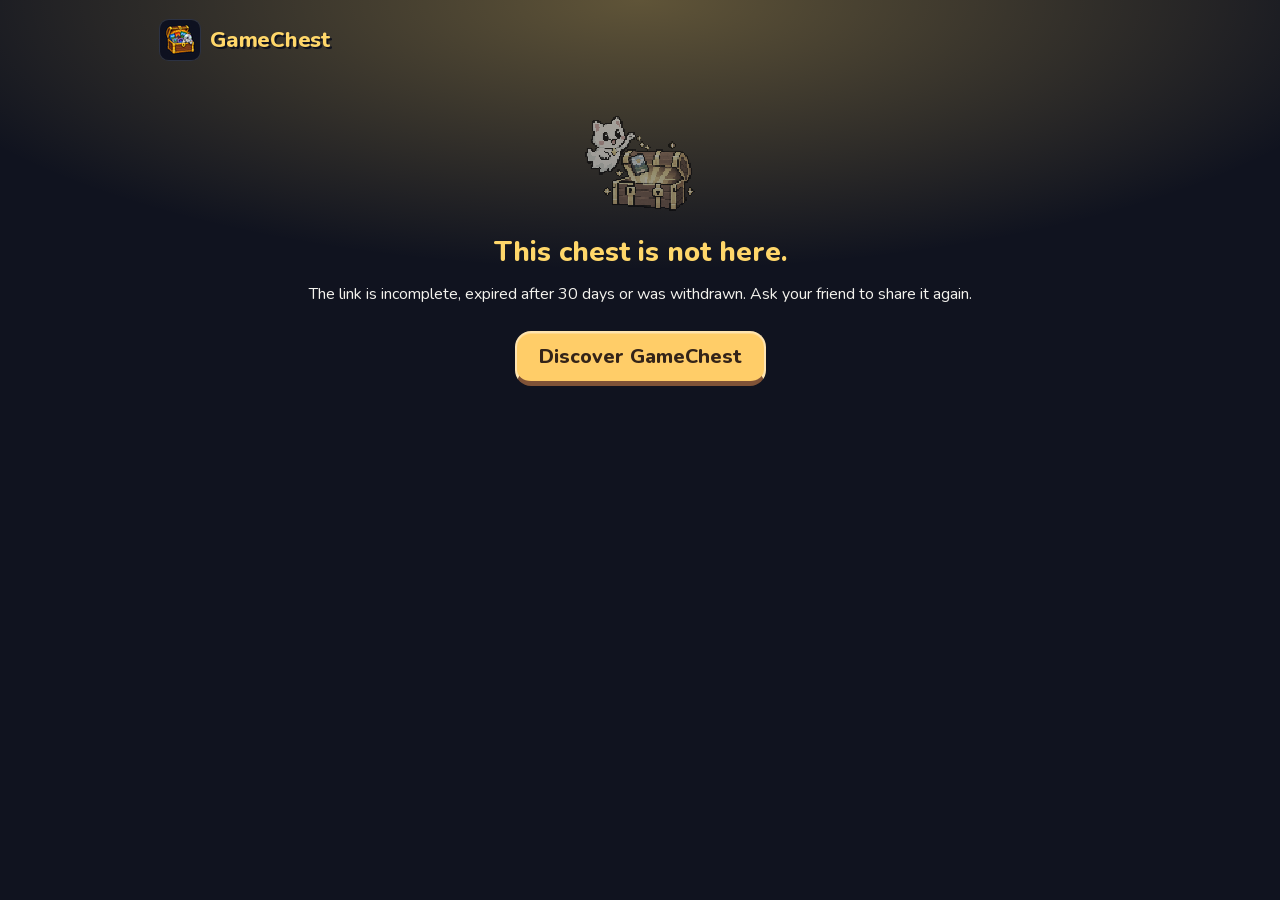
<file: c/index.html>
<!DOCTYPE html><html lang="en" class="nunito_c81cbedf-module__F6FspG__variable silkscreen_12bf01c6-module__xPTk9W__variable"><head><meta charSet="utf-8"/><meta name="viewport" content="width=device-width, initial-scale=1"/><link rel="preload" href="/_next/static/media/07454f8ad8aaac57-s.p.2kjei9psvcorz.woff2" as="font" crossorigin="" type="font/woff2"/><link rel="preload" href="/_next/static/media/37f34e4fcce0f2d4-s.p.3dosikwwiz7p4.woff2" as="font" crossorigin="" type="font/woff2"/><link rel="preload" href="/badges/google-play-en-us.png" as="image"/><link rel="preload" href="/badges/app-store-en-us.svg" as="image"/><style data-precedence="next" data-href="/_next/static/chunks/0uhvclvudsl5d.css /_next/static/chunks/0npsj62vupo9-.css">@font-face{font-family:Nunito;font-style:normal;font-weight:200 1000;font-display:swap;src:url(/_next/static/media/224e262ef877bfa4-s.1zkvd_innyig_.woff2)format("woff2");unicode-range:U+460-52F,U+1C80-1C8A,U+20B4,U+2DE0-2DFF,U+A640-A69F,U+FE2E-FE2F}@font-face{font-family:Nunito;font-style:normal;font-weight:200 1000;font-display:swap;src:url(/_next/static/media/7f11d98043fdedc9-s.2c8-7nzo1jf9r.woff2)format("woff2");unicode-range:U+301,U+400-45F,U+490-491,U+4B0-4B1,U+2116}@font-face{font-family:Nunito;font-style:normal;font-weight:200 1000;font-display:swap;src:url(/_next/static/media/e6d00ff86ef9e699-s.1vcas2uk12q5a.woff2)format("woff2");unicode-range:U+102-103,U+110-111,U+128-129,U+168-169,U+1A0-1A1,U+1AF-1B0,U+300-301,U+303-304,U+308-309,U+323,U+329,U+1EA0-1EF9,U+20AB}@font-face{font-family:Nunito;font-style:normal;font-weight:200 1000;font-display:swap;src:url(/_next/static/media/d8cb5ab3660140cd-s.2demiz2t05dx4.woff2)format("woff2");unicode-range:U+100-2BA,U+2BD-2C5,U+2C7-2CC,U+2CE-2D7,U+2DD-2FF,U+304,U+308,U+329,U+1D00-1DBF,U+1E00-1E9F,U+1EF2-1EFF,U+2020,U+20A0-20AB,U+20AD-20C4,U+2113,U+2C60-2C7F,U+A720-A7FF}@font-face{font-family:Nunito;font-style:normal;font-weight:200 1000;font-display:swap;src:url(/_next/static/media/07454f8ad8aaac57-s.p.2kjei9psvcorz.woff2)format("woff2");unicode-range:U+??,U+131,U+152-153,U+2BB-2BC,U+2C6,U+2DA,U+2DC,U+304,U+308,U+329,U+2000-206F,U+20AC,U+2122,U+2191,U+2193,U+2212,U+2215,U+FEFF,U+FFFD}@font-face{font-family:Nunito Fallback;src:local(Arial);ascent-override:99.71%;descent-override:34.82%;line-gap-override:0.0%;size-adjust:101.39%}.nunito_c81cbedf-module__F6FspG__className{font-family:Nunito,Nunito Fallback;font-style:normal}.nunito_c81cbedf-module__F6FspG__variable{--font-nunito:"Nunito", "Nunito Fallback"}
@font-face{font-family:Silkscreen;font-style:normal;font-weight:400;font-display:swap;src:url(/_next/static/media/26e9340776e0c8e8-s.3-pcjiz3ygyf8.woff2)format("woff2");unicode-range:U+100-2BA,U+2BD-2C5,U+2C7-2CC,U+2CE-2D7,U+2DD-2FF,U+304,U+308,U+329,U+1D00-1DBF,U+1E00-1E9F,U+1EF2-1EFF,U+2020,U+20A0-20AB,U+20AD-20C4,U+2113,U+2C60-2C7F,U+A720-A7FF}@font-face{font-family:Silkscreen;font-style:normal;font-weight:400;font-display:swap;src:url(/_next/static/media/37f34e4fcce0f2d4-s.p.3dosikwwiz7p4.woff2)format("woff2");unicode-range:U+??,U+131,U+152-153,U+2BB-2BC,U+2C6,U+2DA,U+2DC,U+304,U+308,U+329,U+2000-206F,U+20AC,U+2122,U+2191,U+2193,U+2212,U+2215,U+FEFF,U+FFFD}@font-face{font-family:Silkscreen Fallback;src:local(Arial);ascent-override:68.84%;descent-override:16.71%;line-gap-override:0.0%;size-adjust:149.62%}.silkscreen_12bf01c6-module__xPTk9W__className{font-family:Silkscreen,Silkscreen Fallback;font-style:normal;font-weight:400}.silkscreen_12bf01c6-module__xPTk9W__variable{--font-silkscreen:"Silkscreen", "Silkscreen Fallback"}
.legal-prose{max-width:68ch;color:var(--legal-ink);overflow-wrap:break-word;font-size:1.0625rem;line-height:1.65}.legal-prose h2{color:var(--legal-accent);margin:2.25rem 0 .5rem;scroll-margin-top:88px;font-size:1.3125rem;line-height:1.3}.legal-prose h3{color:var(--legal-accent-2);margin:1.5rem 0 .375rem;font-size:1.125rem;line-height:1.35}.legal-prose p,.legal-prose ul,.legal-prose ol{margin:0 0 .875rem}.legal-prose ul,.legal-prose ol{padding-left:1.375rem}.legal-prose li{margin:.25rem 0}.legal-meta{color:var(--legal-muted);margin:0 0 1.25rem;font-size:.9375rem}.legal-note{border-left:4px solid var(--legal-note);background:var(--legal-note-bg);border-radius:8px;margin:0 0 1.5rem;padding:.75rem 1rem;font-size:.9375rem}.legal-note p{margin:0}.legal-ph{background:var(--legal-ph-bg);color:var(--legal-accent);-webkit-hyphens:manual;hyphens:manual;-webkit-box-decoration-break:clone;box-decoration-break:clone;border-radius:4px;padding:0 .25rem;font-weight:700}.legal-address{font-style:normal}.legal-toc{background:var(--legal-surface);border:1px solid var(--legal-border);border-radius:14px;margin:0 0 1.5rem;padding:.875rem 1.25rem}.legal-toc-title{margin:0 0 .25rem;font-weight:700}.legal-toc ul{margin:0;padding:0;list-style:none}.legal-toc a{padding:.25rem 0;display:inline-block}.legal-table-wrap{margin:.625rem 0 1rem}.legal-table{border-collapse:collapse;width:100%;font-size:.9375rem}.legal-table th,.legal-table td{text-align:left;vertical-align:top;border-bottom:1px solid var(--legal-border);padding:.5rem}.legal-table th{color:var(--legal-accent-2);font-weight:700}@media (max-width:559.98px){.legal-table thead{clip-path:inset(50%);width:1px;height:1px;position:absolute;overflow:hidden}.legal-table,.legal-table tbody,.legal-table tr,.legal-table td{width:100%;display:block}.legal-table tr{border-bottom:1px solid var(--legal-border);padding:.5rem 0}.legal-table td{border:0;padding:.1875rem 0}.legal-table td:before{content:attr(data-label);color:var(--legal-accent-2);font-size:.8125rem;font-weight:700;display:block}}
:root{--lightningcss-light: ;--lightningcss-dark:initial;color-scheme:dark;--g-bg:#10131f;--g-panel:#1b2030;--g-elevated:#252b3d;--g-border:#2c3243;--g-ink:#f4f3ee;--g-muted:#a6abbc;--g-gold:#ffd76a;--g-amber:#ffcd68;--g-gold-sel:#44391f;--g-mint:#c4f280;--g-btn-edge:#ffe4af;--g-btn-text:#342419;--g-btn-shadow:#805337;--g-glow-in:#ffd76a55;--g-glow-out:#ffd76a00;--font-body:var(--font-nunito), system-ui, -apple-system, "Segoe UI", Roboto, Arial, sans-serif;--font-label:var(--font-silkscreen), ui-monospace, monospace;--font-display:var(--font-nunito), system-ui, -apple-system, "Segoe UI", Roboto, Arial, sans-serif;--g-deep:#080b13;--g-card-edge:#5f5130;--g-coin-edge:#9e6b19;--g-light-edge:#fff0b5;--container:1120px;--gutter:16px;--header-h:64px;--section-gap:96px;--radius-card:20px;--bevel:10px;--legal-ink:var(--g-ink);--legal-muted:var(--g-muted);--legal-accent:var(--g-gold);--legal-accent-2:var(--g-amber);--legal-surface:var(--g-elevated);--legal-border:var(--g-border);--legal-note:var(--g-mint);--legal-note-bg:#c4f28014;--legal-ph-bg:#ffd76a29}@media (min-width:481px){:root{--gutter:24px}}@media (min-width:768px){:root{--section-gap:120px}}@media (min-width:1025px){:root{--gutter:32px}}*,:before,:after{box-sizing:border-box}html{-moz-text-size-adjust:100%;text-size-adjust:100%;scroll-padding-top:calc(var(--header-h) + 16px)}@media (prefers-reduced-motion:no-preference){html{scroll-behavior:smooth}}body{background:var(--g-bg);color:var(--g-ink);font-family:var(--font-body);overflow-wrap:break-word;margin:0;font-size:1.0625rem;line-height:1.6}@media (min-width:768px){body{font-size:1.125rem}}img,picture,svg{max-width:100%;display:block}img{height:auto}h1,h2,h3{text-wrap:balance;margin:0;font-weight:800}p{text-wrap:pretty;margin:0}a{color:var(--g-gold);text-underline-offset:3px;text-decoration-thickness:1px}a:hover{text-decoration-thickness:2px}:focus-visible{outline:3px solid var(--g-mint);outline-offset:3px;border-radius:4px}.container{width:100%;max-width:calc(var(--container) + 2 * var(--gutter));padding-inline:var(--gutter);margin-inline:auto}.visually-hidden{clip-path:inset(50%);white-space:nowrap;border:0;width:1px;height:1px;margin:-1px;padding:0;overflow:hidden;position:absolute!important}.skip-link{z-index:100;background:var(--g-amber);color:var(--g-btn-text);font-family:var(--font-display);border:2px solid var(--g-btn-edge);border-bottom:5px solid var(--g-btn-shadow);border-radius:16px;padding:12px 16px;font-size:1.25rem;font-weight:800;text-decoration:none;position:absolute;top:-100px;left:12px}.skip-link:focus{top:12px}.pixel{image-rendering:pixelated}.eyebrow{font-family:var(--font-label);letter-spacing:.12em;text-transform:uppercase;color:var(--g-gold);margin:0 0 12px;font-size:.6875rem;line-height:1.4;display:inline-block}@media (min-width:768px){.eyebrow{font-size:.75rem}}.h2{font-family:var(--font-display);color:var(--g-gold);font-size:2rem;font-weight:800;line-height:1.15}.h2:after{content:"";background:var(--g-gold);width:48px;height:4px;margin-top:16px;display:block}.h2.center:after{margin-inline:auto}@media (min-width:768px){.h2{font-size:2.625rem;line-height:1.1}}.h3{font-family:var(--font-display);color:var(--g-ink);font-size:1.375rem;font-weight:800;line-height:1.3}@media (min-width:768px){.h3{font-size:1.5rem}}.muted{color:var(--g-muted);font-size:.9375rem;line-height:1.55}@media (min-width:768px){.muted{font-size:1rem}}.btn{min-height:54px;font:inherit;font-family:var(--font-display);text-align:center;border-radius:16px;justify-content:center;align-items:center;gap:8px;padding:12px 22px;font-size:1.25rem;font-weight:800;line-height:1.2;text-decoration:none;transition:transform .12s cubic-bezier(.33,1,.68,1),border-bottom-width .12s cubic-bezier(.33,1,.68,1);display:inline-flex}.btn-secondary{background:var(--g-elevated);color:var(--g-ink);border:1.4px solid var(--g-border);border-bottom:5px solid var(--g-deep)}a.btn-secondary:hover{border-color:var(--g-gold);border-bottom-color:var(--g-deep)}.btn-primary{background:var(--g-amber);color:var(--g-btn-text);border:2px solid var(--g-btn-edge);border-bottom:5px solid var(--g-btn-shadow);box-shadow:inset 0 1px #ffffff38}a.btn-primary:hover{filter:brightness(1.04)}a.btn-primary:active,a.btn-secondary:active{border-bottom-width:1.5px;transition-duration:80ms;transform:translateY(3.5px)}@media (prefers-reduced-motion:reduce){.btn{transition:none}}.coin{z-index:1;background:var(--g-gold);border-bottom:3px solid var(--g-coin-edge);width:32px;height:32px;color:var(--g-bg);font-family:var(--font-body);border-radius:35%;flex:none;justify-content:center;align-items:center;font-size:.875rem;font-weight:800;line-height:1;display:inline-flex;position:relative}.coin--done{color:#0000}.coin--done:after{content:"";border:solid var(--g-bg);border-width:0 3px 3px 0;width:6px;height:11px;position:absolute;transform:translateY(-2px)rotate(45deg)}.coin--current{outline:2px solid var(--g-light-edge);outline-offset:-2px}@media (min-width:768px){.coin{width:36px;height:36px;font-size:.9375rem}}.rail{z-index:0;background:var(--g-elevated);border-bottom:2px solid var(--g-deep);pointer-events:none;border-radius:3px;height:6px;position:absolute}.rail--gold{background:var(--g-gold)}.prose a{text-decoration:underline}
.not-found-module__Qxt1xq__main{max-width:calc(640px + 2 * var(--gutter));padding:64px var(--gutter);flex-direction:column;gap:40px;margin:0 auto;display:flex}.not-found-module__Qxt1xq__mark{width:64px;height:64px}.not-found-module__Qxt1xq__block{flex-direction:column;align-items:flex-start;gap:12px;display:flex}.not-found-module__Qxt1xq__block+.not-found-module__Qxt1xq__block{border-top:1px solid var(--g-border);padding-top:40px}.not-found-module__Qxt1xq__title{color:var(--g-gold);font-size:2rem;line-height:1.15}
.BrandMark-module__Vly-dW__mark{align-items:center;gap:10px;min-width:0;display:inline-flex}.BrandMark-module__Vly-dW__icon{box-shadow:0 0 0 1px var(--g-border);border-radius:22%;flex:none}.BrandMark-module__Vly-dW__name{font-family:var(--font-display);color:var(--g-gold);letter-spacing:-.01em;white-space:nowrap;text-shadow:2px 2px 0 var(--g-bg);font-weight:800;line-height:1}.BrandMark-module__Vly-dW__sm .BrandMark-module__Vly-dW__icon{width:40px;height:40px}.BrandMark-module__Vly-dW__sm .BrandMark-module__Vly-dW__name{font-size:1.375rem}.BrandMark-module__Vly-dW__lg{gap:16px}.BrandMark-module__Vly-dW__lg .BrandMark-module__Vly-dW__icon{width:88px;height:88px}.BrandMark-module__Vly-dW__lg .BrandMark-module__Vly-dW__name{font-size:clamp(2.25rem,11vw,4rem)}@media (min-width:1024px){.BrandMark-module__Vly-dW__lg .BrandMark-module__Vly-dW__icon{width:128px;height:128px}}
.LangSwitch-module__xMFtda__switch{align-items:center;gap:2px;font-size:.9375rem;font-weight:700;display:flex}.LangSwitch-module__xMFtda__current,.LangSwitch-module__xMFtda__link{justify-content:center;align-items:center;min-width:44px;min-height:48px;padding:0 8px;display:inline-flex}.LangSwitch-module__xMFtda__current{color:var(--g-ink)}.LangSwitch-module__xMFtda__link{color:var(--g-gold);text-underline-offset:3px;text-decoration:underline}.LangSwitch-module__xMFtda__sep{color:var(--g-border)}
.Footer-module__IpM4KW__footer{background:var(--g-panel);border-top:1px solid var(--g-border);margin-top:var(--section-gap);padding:40px 0 32px}.Footer-module__IpM4KW__inner{flex-direction:column;gap:20px;display:flex}.Footer-module__IpM4KW__brandRow{flex-wrap:wrap;align-items:center;gap:8px 16px;display:flex}.Footer-module__IpM4KW__brand{align-items:center;min-height:48px;text-decoration:none;display:inline-flex}.Footer-module__IpM4KW__tagline{color:var(--g-muted);font-size:.9375rem}.Footer-module__IpM4KW__linkRow{flex-wrap:wrap;justify-content:space-between;align-items:center;gap:8px 24px;display:flex}.Footer-module__IpM4KW__links{flex-wrap:wrap;gap:0 4px;margin:0;padding:0;list-style:none;display:flex}.Footer-module__IpM4KW__links a{min-height:48px;color:var(--g-ink);text-underline-offset:3px;align-items:center;margin-left:-10px;margin-right:10px;padding:0 10px;font-size:.9375rem;display:inline-flex}.Footer-module__IpM4KW__links a:hover,.Footer-module__IpM4KW__links a[aria-current=page]{color:var(--g-gold)}.Footer-module__IpM4KW__small{color:var(--g-muted);flex-direction:column;gap:4px;font-size:.8125rem;line-height:1.5;display:flex}
.Header-module__NAGPiW__header{z-index:50;height:var(--header-h);background:var(--g-bg);border-bottom:1px solid var(--g-border);position:sticky;top:0}@supports ((-webkit-backdrop-filter:blur(8px)) or (backdrop-filter:blur(8px))){.Header-module__NAGPiW__header{-webkit-backdrop-filter:blur(8px);backdrop-filter:blur(8px);background:#10131feb}}.Header-module__NAGPiW__inner{justify-content:space-between;align-items:center;gap:16px;height:100%;display:flex}.Header-module__NAGPiW__brand{flex:none;align-items:center;min-height:48px;text-decoration:none;display:inline-flex}.Header-module__NAGPiW__nav{display:none}.Header-module__NAGPiW__end{align-items:center;gap:16px;display:flex}.Header-module__NAGPiW__cta{display:none}@media (min-width:768px){.Header-module__NAGPiW__nav{gap:4px;margin-inline:auto;display:flex}.Header-module__NAGPiW__nav a{min-height:48px;color:var(--g-ink);align-items:center;padding:0 12px;font-size:1rem;font-weight:700;text-decoration:none;display:inline-flex}.Header-module__NAGPiW__nav a:hover,.Header-module__NAGPiW__nav a[aria-current=page]{color:var(--g-gold)}}@media (min-width:1024px){.Header-module__NAGPiW__cta{display:block}}
.PhoneFrame-module__8nVjmW__stage{width:100%;max-width:320px;margin-inline:auto;padding:24px 0 28px;position:relative}.PhoneFrame-module__8nVjmW__stage:before{content:"";pointer-events:none;background:radial-gradient(70% 60% at 50% 35%,#ffd76a2e,#ffd76a00 70%);position:absolute;inset:-8% -18% 0}.PhoneFrame-module__8nVjmW__stage:after{content:"";filter:blur(5px);pointer-events:none;background:#0000008c;border-radius:50%;width:62%;height:14px;position:absolute;bottom:4px;left:19%}.PhoneFrame-module__8nVjmW__frame{background:var(--g-bg);border:3px solid var(--g-gold);border-radius:28px;width:100%;padding:6px;position:relative;box-shadow:0 6px #9e6b19,0 24px 60px -30px #000}.PhoneFrame-module__8nVjmW__img{aspect-ratio:1320/2868;background:var(--g-panel);border-radius:19px;width:100%;height:auto;box-shadow:inset 0 0 0 1px #ffffff0a}.PhoneFrame-module__8nVjmW__cropStage:before{inset:-8% -6% 0}.PhoneFrame-module__8nVjmW__crop{height:300px;overflow:hidden}.PhoneFrame-module__8nVjmW__crop picture{height:100%}.PhoneFrame-module__8nVjmW__crop .PhoneFrame-module__8nVjmW__img{aspect-ratio:auto;object-fit:cover;object-position:top;height:100%}@media (min-width:1024px){.PhoneFrame-module__8nVjmW__crop{height:360px}}@media (prefers-reduced-motion:no-preference){.PhoneFrame-module__8nVjmW__float{animation:6s ease-in-out infinite PhoneFrame-module__8nVjmW__float}}@keyframes PhoneFrame-module__8nVjmW__float{0%,to{transform:translateY(0)}50%{transform:translateY(-6px)}}
.Feature-module__i2wIta__feature{counter-increment:feature;align-items:center;gap:40px;display:grid}.Feature-module__i2wIta__feature+.Feature-module__i2wIta__feature{margin-top:var(--section-gap)}.Feature-module__i2wIta__eyebrow:before{content:counter(feature, decimal-leading-zero) " · "}.Feature-module__i2wIta__text{max-width:56ch}.Feature-module__i2wIta__body{flex-direction:column;gap:16px;margin-top:24px;display:flex}.Feature-module__i2wIta__list{flex-direction:column;gap:12px;margin:0;padding:0;list-style:none;display:flex}.Feature-module__i2wIta__list li{align-items:flex-start;gap:12px;display:flex}.Feature-module__i2wIta__icon{color:var(--g-gold);flex:none;margin-top:2px}.Feature-module__i2wIta__media{justify-content:center;display:flex;overflow-x:clip}@media (min-width:768px){.Feature-module__i2wIta__feature{grid-template-columns:7fr 5fr;gap:48px}.Feature-module__i2wIta__feature:nth-of-type(2n) .Feature-module__i2wIta__text{order:2}.Feature-module__i2wIta__feature:nth-of-type(2n) .Feature-module__i2wIta__media{order:1}.Feature-module__i2wIta__feature:nth-of-type(2n) .Feature-module__i2wIta__stage:before{background:radial-gradient(70% 60% at 40% 35%,#ffd76a2e,#ffd76a00 70%)}}.Feature-module__i2wIta__second{display:none}@media (min-width:1024px){.Feature-module__i2wIta__duo{align-items:flex-start;gap:0}.Feature-module__i2wIta__duo>.Feature-module__i2wIta__stage:first-child{z-index:1;max-width:270px}.Feature-module__i2wIta__duo .Feature-module__i2wIta__second{opacity:.92;max-width:220px;margin:90px 0 0 -40px;display:block}}
.Faq-module__MGuq4G__list{flex-direction:column;gap:12px;display:flex}.Faq-module__MGuq4G__item{background:var(--g-panel);border:1px solid var(--g-border);border-radius:16px}.Faq-module__MGuq4G__item[open]{border-color:var(--g-gold-sel)}.Faq-module__MGuq4G__summary{cursor:pointer;border-radius:16px;justify-content:space-between;align-items:center;gap:16px;min-height:56px;padding:14px 18px;list-style:none;display:flex}.Faq-module__MGuq4G__summary::-webkit-details-marker{display:none}.Faq-module__MGuq4G__summary:hover .Faq-module__MGuq4G__q{color:var(--g-gold)}.Faq-module__MGuq4G__q{font-size:1.0625rem;font-weight:700;line-height:1.35}.Faq-module__MGuq4G__marker{flex:none;width:16px;height:16px;position:relative}.Faq-module__MGuq4G__marker:before,.Faq-module__MGuq4G__marker:after{content:"";background:var(--g-gold);width:16px;height:2px;position:absolute;top:7px;left:0}.Faq-module__MGuq4G__marker:after{transform:rotate(90deg)}.Faq-module__MGuq4G__item[open] .Faq-module__MGuq4G__marker:after{transform:none}.Faq-module__MGuq4G__a{color:var(--g-ink);padding:0 18px 18px}@media (min-width:768px){.Faq-module__MGuq4G__q{font-size:1.125rem}}
.StoreCta-module__rHBbvG__wrap{flex-direction:column;align-items:flex-start;gap:10px;display:flex}.StoreCta-module__rHBbvG__badges{flex-wrap:wrap;align-items:center;gap:8px 12px;display:flex}.StoreCta-module__rHBbvG__badge{border-radius:10px;line-height:0;display:inline-block}.StoreCta-module__rHBbvG__playImg{width:auto;height:64px}.StoreCta-module__rHBbvG__compact .StoreCta-module__rHBbvG__playImg{height:57px}.StoreCta-module__rHBbvG__soon{background:var(--g-elevated);border:1.4px solid var(--g-border);border-bottom:4px solid var(--g-deep);cursor:default;border-radius:10px;flex-direction:column;justify-content:center;max-width:100%;min-height:46px;margin:0;padding:5px 14px 6px;display:inline-flex}.StoreCta-module__rHBbvG__soonLabel{font-family:var(--font-label);letter-spacing:.08em;text-transform:uppercase;color:var(--g-ink);font-size:.75rem;line-height:1.3}.StoreCta-module__rHBbvG__soonNote{color:var(--g-muted);font-size:.8125rem;line-height:1.3}.StoreCta-module__rHBbvG__pill{cursor:default;-webkit-user-select:text;user-select:text;white-space:normal;text-align:left;max-width:100%;margin:0}.StoreCta-module__rHBbvG__subline{color:var(--g-muted);font-size:.875rem}.StoreCta-module__rHBbvG__appleImg{width:auto;height:45px;display:block}.StoreCta-module__rHBbvG__compact .StoreCta-module__rHBbvG__appleImg{height:40px}
.Journey-module__R5UgHW__section{margin-top:var(--section-gap);overflow-x:clip}.Journey-module__R5UgHW__head{max-width:62ch}.Journey-module__R5UgHW__lead{max-width:54ch;margin-top:20px}.Journey-module__R5UgHW__journey{gap:48px;margin-top:40px;display:grid}.Journey-module__R5UgHW__stage{display:none}.Journey-module__R5UgHW__steps{gap:56px;margin:0;padding:0;list-style:none;display:grid}.Journey-module__R5UgHW__step{gap:24px;display:grid}.Journey-module__R5UgHW__text{flex-direction:column;align-items:flex-start;gap:12px;min-width:0;display:flex}.Journey-module__R5UgHW__coin{margin-bottom:4px}.Journey-module__R5UgHW__body{color:var(--g-muted);max-width:48ch}.Journey-module__R5UgHW__pills{flex-wrap:wrap;gap:8px;margin:0;padding:0;list-style:none;display:flex}.Journey-module__R5UgHW__pill{font-family:var(--font-label);letter-spacing:.12em;text-transform:uppercase;color:var(--g-gold);background:var(--g-gold-sel);border-radius:999px;padding:6px 12px;font-size:.6875rem;line-height:1.4}.Journey-module__R5UgHW__cta{margin-top:8px}.Journey-module__R5UgHW__media{justify-content:center;min-width:0;display:flex;position:relative}.Journey-module__R5UgHW__crop{max-width:300px}.Journey-module__R5UgHW__chip{background:var(--g-elevated);border:1px solid var(--g-gold);border-bottom:3px solid var(--g-coin-edge);color:var(--g-ink);white-space:nowrap;border-radius:999px;align-items:center;gap:8px;padding:8px 14px 8px 12px;font-size:.9375rem;font-weight:700;line-height:1.2;display:inline-flex;box-shadow:0 14px 30px -12px #000}.Journey-module__R5UgHW__chipIcon{color:var(--g-gold);flex:none}.Journey-module__R5UgHW__cover{aspect-ratio:3/4;border:2px solid var(--g-gold);background:radial-gradient(circle at 64% 30%, var(--g-gold) 0 9px, transparent 10px), linear-gradient(180deg, #23305a 0 56%, #3a8a5c 56% 72%, #6a4a30 72%);border-radius:6px;width:54px;display:block;box-shadow:inset 0 0 0 2px #ffffff1f,0 8px 16px #00000080}.Journey-module__R5UgHW__chest{filter:drop-shadow(0 10px 14px #0000008c);width:150px;display:block;position:relative}.Journey-module__R5UgHW__chest:before{content:"";background:radial-gradient(closest-side, var(--g-glow-in), var(--g-glow-out));z-index:-1;position:absolute;inset:-20% -20% -10%}.Journey-module__R5UgHW__chestImg{width:100%;height:auto}.Journey-module__R5UgHW__mediaChip{z-index:2;position:absolute;top:36px;right:max(0px,50% - 176px)}.Journey-module__R5UgHW__mediaChest{z-index:3;position:absolute;bottom:12px;left:max(-8px,50% - 196px)}.Journey-module__R5UgHW__mediaCover{z-index:2;position:absolute;bottom:64px;left:max(32px,50% - 156px)}.Journey-module__R5UgHW__stageChip,.Journey-module__R5UgHW__stageCover,.Journey-module__R5UgHW__stageChest,.Journey-module__R5UgHW__stageCat{opacity:0;position:absolute}.Journey-module__R5UgHW__stageChip{z-index:3;top:16%;right:-36%}.Journey-module__R5UgHW__stageChest{z-index:3;width:190px;bottom:-6px;left:-124px}.Journey-module__R5UgHW__stageCover{z-index:2;width:64px;bottom:48px;left:-60px}.Journey-module__R5UgHW__stageCat{z-index:3;bottom:6px;right:-72px}.Journey-module__R5UgHW__stageCat img{width:112px;height:112px}@media (min-width:768px){.Journey-module__R5UgHW__journey{margin-top:48px}.Journey-module__R5UgHW__steps{gap:72px}.Journey-module__R5UgHW__step{grid-template-columns:minmax(0,1fr) minmax(0,1fr);align-items:center;gap:40px}}@media (prefers-reduced-motion:no-preference){@supports (animation-timeline:view()){.Journey-module__R5UgHW__step{animation:linear both Journey-module__R5UgHW__rise;animation-timeline:view();animation-range:entry entry 70%}.Journey-module__R5UgHW__mediaChip{animation:linear both Journey-module__R5UgHW__chip-in;animation-timeline:view();animation-range:entry}.Journey-module__R5UgHW__mediaCover{animation:linear both Journey-module__R5UgHW__cover-drop;animation-timeline:view();animation-range:entry cover 45%}@media (min-width:1024px){.Journey-module__R5UgHW__journey{timeline-scope:--journey;grid-template-columns:minmax(0,5fr) minmax(0,7fr);align-items:start;gap:64px}.Journey-module__R5UgHW__stage{top:var(--header-h);height:calc(100vh - var(--header-h));justify-content:center;align-items:center;display:flex;position:sticky}.Journey-module__R5UgHW__wrap{position:relative}.Journey-module__R5UgHW__wrap:before{content:"";pointer-events:none;background:radial-gradient(60% 55% at 50% 40%,#ffd76a29,#ffd76a00 70%);position:absolute;inset:-10% -40% -6%}.Journey-module__R5UgHW__phone{z-index:1;background:var(--g-bg);border:3px solid var(--g-gold);box-shadow:0 6px 0 var(--g-coin-edge), 0 24px 60px -30px #000;border-radius:28px;padding:6px;position:relative}.Journey-module__R5UgHW__screens{height:min(600px, calc(100vh - var(--header-h) - 128px));aspect-ratio:1320/2868;background:var(--g-panel);border-radius:19px;position:relative;overflow:hidden;box-shadow:inset 0 0 0 1px #ffffff0a}.Journey-module__R5UgHW__screens picture{position:absolute;inset:0}.Journey-module__R5UgHW__screens img{width:100%;height:100%}.Journey-module__R5UgHW__screens picture,.Journey-module__R5UgHW__stageChip,.Journey-module__R5UgHW__stageCover,.Journey-module__R5UgHW__stageChest,.Journey-module__R5UgHW__stageCat{animation-timing-function:linear;animation-fill-mode:both;animation-timeline:--journey;animation-range:cover calc(50vh - var(--header-h) / 2) cover calc(100% - 50vh - var(--header-h) / 2)}.Journey-module__R5UgHW__screens picture:nth-child(2){animation-name:Journey-module__R5UgHW__screen-2}.Journey-module__R5UgHW__screens picture:nth-child(3){animation-name:Journey-module__R5UgHW__screen-3}.Journey-module__R5UgHW__screens picture:nth-child(4){animation-name:Journey-module__R5UgHW__screen-4}.Journey-module__R5UgHW__screens picture:nth-child(5){animation-name:Journey-module__R5UgHW__screen-5}.Journey-module__R5UgHW__screens picture:nth-child(6){animation-name:Journey-module__R5UgHW__screen-6}.Journey-module__R5UgHW__stageChip{animation-name:Journey-module__R5UgHW__stage-chip}.Journey-module__R5UgHW__stageCover{animation-name:Journey-module__R5UgHW__stage-cover}.Journey-module__R5UgHW__stageChest{animation-name:Journey-module__R5UgHW__stage-chest}.Journey-module__R5UgHW__stageCat{animation-name:Journey-module__R5UgHW__stage-cat}.Journey-module__R5UgHW__steps{view-timeline-name:--journey;grid-auto-rows:1fr;gap:0}.Journey-module__R5UgHW__step{grid-template-columns:minmax(0,1fr);align-content:center;min-height:72vh;padding-block:24px;animation:linear both Journey-module__R5UgHW__focus;animation-timeline:view();animation-range:cover}.Journey-module__R5UgHW__media{display:none}.Journey-module__R5UgHW__text{max-width:52ch}}}}@keyframes Journey-module__R5UgHW__rise{0%{opacity:0;transform:translateY(28px)}to{opacity:1;transform:none}}@keyframes Journey-module__R5UgHW__chip-in{0%{opacity:0;transform:translate(140px,-40px)rotate(10deg)}to{opacity:1;transform:none}}@keyframes Journey-module__R5UgHW__cover-drop{0%{opacity:0;transform:translateY(-170px)rotate(-16deg)}20%{opacity:1}to{opacity:1;transform:translateY(0)rotate(8deg)scale(.82)}}@keyframes Journey-module__R5UgHW__focus{0%{opacity:.2;transform:translateY(24px)}36%{opacity:1;transform:none}64%{opacity:1;transform:none}to{opacity:.2;transform:translateY(-16px)}}@keyframes Journey-module__R5UgHW__screen-2{0%,14.2%{opacity:0;transform:translateY(14px)}19.2%,to{opacity:1;transform:none}}@keyframes Journey-module__R5UgHW__screen-3{0%,30.8%{opacity:0;transform:translateY(14px)}35.8%,to{opacity:1;transform:none}}@keyframes Journey-module__R5UgHW__screen-4{0%,47.5%{opacity:0;transform:translateY(14px)}52.5%,to{opacity:1;transform:none}}@keyframes Journey-module__R5UgHW__screen-5{0%,64.2%{opacity:0;transform:translateY(14px)}69.2%,to{opacity:1;transform:none}}@keyframes Journey-module__R5UgHW__screen-6{0%,80.8%{opacity:0;transform:translateY(14px)}85.8%,to{opacity:1;transform:none}}@keyframes Journey-module__R5UgHW__stage-chip{0%{opacity:0;transform:translate(150px,-100px)rotate(12deg)}4%{opacity:1}11%{opacity:1;transform:translate(0)rotate(0)}14.5%{opacity:1;transform:translate(-40px,70px)scale(.7)}17%{opacity:0;transform:translate(-60px,110px)scale(.3)}to{opacity:0;transform:translate(-60px,110px)scale(.3)}}@keyframes Journey-module__R5UgHW__stage-chest{0%,32%{opacity:0;transform:translateY(40px)}36%,50%{opacity:1;transform:none}54%,to{opacity:0;transform:translateY(24px)}}@keyframes Journey-module__R5UgHW__stage-cover{0%,36%{opacity:0;transform:translate(150px,-150px)rotate(-6deg)scale(.7)}37.5%{opacity:1;transform:translate(130px,-190px)rotate(-14deg)scale(.9)}44%{opacity:1;transform:translate(0)rotate(8deg)scale(.8)}46%,to{opacity:0;transform:translateY(0)rotate(8deg)scale(.8)}}@keyframes Journey-module__R5UgHW__stage-cat{0%,81%{opacity:0;transform:translateY(36px)}86%,to{opacity:1;transform:none}}
.PlusPanel-module__cxTOQW__section{margin-top:var(--section-gap)}.PlusPanel-module__cxTOQW__outer{--bev:16px;background:var(--g-gold);clip-path:polygon(var(--bev) 0, calc(100% - var(--bev)) 0, 100% var(--bev), 100% calc(100% - var(--bev)), calc(100% - var(--bev)) 100%, var(--bev) 100%, 0 calc(100% - var(--bev)), 0 var(--bev));padding:2px}.PlusPanel-module__cxTOQW__card{--bev-in:15.2px;background:var(--g-panel);clip-path:polygon(var(--bev-in) 0, calc(100% - var(--bev-in)) 0, 100% var(--bev-in), 100% calc(100% - var(--bev-in)), calc(100% - var(--bev-in)) 100%, var(--bev-in) 100%, 0 calc(100% - var(--bev-in)), 0 var(--bev-in));gap:32px;padding:32px 20px;display:grid}.PlusPanel-module__cxTOQW__chest{background:radial-gradient(closest-side, var(--g-glow-in), var(--g-glow-out));justify-content:center;align-items:center;display:flex}.PlusPanel-module__cxTOQW__chestImg{width:192px;height:auto}.PlusPanel-module__cxTOQW__text{flex-direction:column;gap:16px;min-width:0;display:flex}.PlusPanel-module__cxTOQW__text>.h2{margin-bottom:8px}.PlusPanel-module__cxTOQW__lead{font-size:1.0625rem}.PlusPanel-module__cxTOQW__list{flex-direction:column;gap:12px;margin:0;padding-left:1.25rem;display:flex}.PlusPanel-module__cxTOQW__list li::marker{color:var(--g-gold)}.PlusPanel-module__cxTOQW__itemTitle{color:var(--g-ink);font-weight:800;display:block}.PlusPanel-module__cxTOQW__accent{color:var(--g-gold);font-style:normal}.PlusPanel-module__cxTOQW__itemText{color:var(--g-muted);display:block}.PlusPanel-module__cxTOQW__note{font-size:.875rem}.PlusPanel-module__cxTOQW__honest{background:var(--g-elevated);border-radius:14px;padding:16px 18px;font-size:1rem}.PlusPanel-module__cxTOQW__honest strong{color:var(--g-gold)}.PlusPanel-module__cxTOQW__price{font-size:1rem;font-weight:700}.PlusPanel-module__cxTOQW__fine{color:var(--g-muted);font-size:.8125rem;line-height:1.55}.PlusPanel-module__cxTOQW__fine a{color:var(--g-gold)}.PlusPanel-module__cxTOQW__shot{justify-content:center;display:flex;overflow-x:clip}.PlusPanel-module__cxTOQW__shot .PlusPanel-module__cxTOQW__frame{width:min(260px,100%)}@media (min-width:768px){.PlusPanel-module__cxTOQW__card{grid-template:"chest text""shot text"1fr/200px minmax(0,1fr);align-items:start;padding:40px}.PlusPanel-module__cxTOQW__shot .PlusPanel-module__cxTOQW__frame{width:200px}.PlusPanel-module__cxTOQW__chest{background:radial-gradient(closest-side, var(--g-glow-in), var(--g-glow-out));grid-area:chest;justify-content:flex-start}.PlusPanel-module__cxTOQW__chestImg{width:200px}.PlusPanel-module__cxTOQW__text{grid-area:text}.PlusPanel-module__cxTOQW__shot{grid-area:shot;align-items:flex-start}}@media (min-width:1024px){.PlusPanel-module__cxTOQW__card{grid-template-columns:260px minmax(0,1fr);grid-template-areas:"chest text""shot text";align-items:start;gap:32px 40px}.PlusPanel-module__cxTOQW__shot .PlusPanel-module__cxTOQW__frame{width:240px}.PlusPanel-module__cxTOQW__chest{background:radial-gradient(closest-side, var(--g-glow-in), var(--g-glow-out));justify-content:center;padding-top:24px}}
.PrivacyStrip-module__Abr37G__section{margin-top:var(--section-gap)}.PrivacyStrip-module__Abr37G__grid{grid-template-columns:repeat(2,minmax(0,1fr));gap:12px;margin:32px 0 0;padding:0;list-style:none;display:grid}.PrivacyStrip-module__Abr37G__card{background:var(--g-panel);border:1px solid var(--g-border);border-radius:var(--radius-card);flex-direction:column;gap:8px;padding:16px;display:flex}.PrivacyStrip-module__Abr37G__icon{color:var(--g-gold)}.PrivacyStrip-module__Abr37G__title{color:var(--g-ink);font-size:1.0625rem;font-weight:700;line-height:1.3}.PrivacyStrip-module__Abr37G__text{color:var(--g-muted);font-size:.9375rem;line-height:1.55}.PrivacyStrip-module__Abr37G__more{margin-top:24px}.PrivacyStrip-module__Abr37G__more a{align-items:center;min-height:48px;font-weight:700;display:inline-flex}@media (max-width:399.98px){.PrivacyStrip-module__Abr37G__grid{grid-template-columns:1fr}}@media (min-width:480px){.PrivacyStrip-module__Abr37G__grid{gap:16px}.PrivacyStrip-module__Abr37G__card{padding:24px}}@media (min-width:768px){.PrivacyStrip-module__Abr37G__grid{grid-template-columns:repeat(4,minmax(0,1fr))}.PrivacyStrip-module__Abr37G__title{font-size:1.25rem}}.PrivacyStrip-module__Abr37G__note{max-width:68ch;margin-top:20px;font-size:.9375rem;line-height:1.55}
.SharedChest-module__Rjm_9W__section{margin-top:var(--section-gap)}.SharedChest-module__Rjm_9W__card{background:linear-gradient(160deg, var(--g-panel) 0%, var(--g-elevated) 100%);border:1px solid var(--g-border);border-bottom:5px solid var(--g-deep);border-radius:24px;align-items:center;gap:24px;padding:28px 20px 8px;display:grid;overflow:hidden}.SharedChest-module__Rjm_9W__text{min-width:0}.SharedChest-module__Rjm_9W__body{max-width:56ch;margin-top:24px}.SharedChest-module__Rjm_9W__pill{border:1px dashed var(--g-card-edge);font-family:var(--font-label);letter-spacing:.08em;text-transform:uppercase;color:var(--g-muted);overflow-wrap:anywhere;border-radius:12px;margin-top:20px;padding:8px 14px;font-size:.6875rem;line-height:1.6;display:inline-block}.SharedChest-module__Rjm_9W__media{justify-content:center;display:flex;overflow-x:clip}.SharedChest-module__Rjm_9W__frame{max-width:260px}@media (min-width:768px){.SharedChest-module__Rjm_9W__card{grid-template-columns:minmax(0,1fr) 260px;gap:40px;padding:40px 48px 16px}}
.Sources-module__RbbWia__section{align-items:center;gap:32px;margin-top:72px;display:grid}.Sources-module__RbbWia__text{min-width:0}.Sources-module__RbbWia__body{max-width:60ch;margin-top:24px}.Sources-module__RbbWia__label{font-family:var(--font-label);letter-spacing:.12em;text-transform:uppercase;color:var(--g-muted);margin-top:24px;font-size:.6875rem}.Sources-module__RbbWia__pills{flex-wrap:wrap;gap:8px;margin:10px 0 0;padding:0;list-style:none;display:flex}.Sources-module__RbbWia__pill{background:var(--g-panel);border:1px solid var(--g-border);border-bottom:3px solid var(--g-deep);border-radius:999px;align-items:center;gap:8px;min-height:44px;padding:8px 14px 8px 12px;font-size:.9375rem;font-weight:700;line-height:1.2;display:inline-flex}.Sources-module__RbbWia__way{background:var(--g-elevated)}.Sources-module__RbbWia__icon{color:var(--g-gold);flex:none}.Sources-module__RbbWia__note{max-width:60ch;margin-top:20px}.Sources-module__RbbWia__media{justify-content:center;display:flex;overflow-x:clip}.Sources-module__RbbWia__frame{max-width:300px}@media (min-width:768px){.Sources-module__RbbWia__section{grid-template-columns:7fr 5fr;gap:48px;margin-top:96px}}
.chest-module__1ayScW__page{min-height:100svh;padding:20px var(--gutter) 0;background:radial-gradient(60% 30% at 50% 0, var(--g-glow-in), var(--g-glow-out)), var(--g-bg)}.chest-module__1ayScW__shell{width:100%;max-width:960px;margin:0 auto}.chest-module__1ayScW__brand{color:var(--g-ink);margin-bottom:16px;text-decoration:none;display:inline-flex}.chest-module__1ayScW__panel[hidden],.chest-module__1ayScW__panel [hidden]{display:none!important}.chest-module__1ayScW__head{text-align:center;justify-items:center;gap:8px;margin-bottom:20px;display:grid}@media (min-width:768px){.chest-module__1ayScW__head{text-align:left;grid-template-columns:auto 1fr;place-items:center start;gap:24px}}.chest-module__1ayScW__chest{width:96px;height:96px}.chest-module__1ayScW__chest img,.chest-module__1ayScW__chest picture{width:100%;height:100%;image-rendering:pixelated;display:block}@media (min-width:768px){.chest-module__1ayScW__chest{width:128px;height:128px}}.chest-module__1ayScW__chest[data-chest-art=empty],.chest-module__1ayScW__chest[data-chest-art=closed]{opacity:.55;filter:grayscale(.6)}.chest-module__1ayScW__eyebrow{font-family:var(--font-label);letter-spacing:.08em;text-transform:uppercase;color:var(--g-gold);margin:0 0 4px;font-size:11px}.chest-module__1ayScW__title{font-family:var(--font-display);color:var(--g-gold);overflow-wrap:anywhere;outline:none;margin:0 0 6px;font-size:1.75rem;font-weight:800;line-height:1.15}.chest-module__1ayScW__meta{color:var(--g-muted);margin:0;font-size:15px}.chest-module__1ayScW__body{color:var(--g-ink);margin:0 0 16px;font-size:1rem;line-height:1.55}.chest-module__1ayScW__small{color:var(--g-muted);margin:0;font-size:.875rem;line-height:1.45}.chest-module__1ayScW__small:empty{display:none}.chest-module__1ayScW__tiles{grid-template-columns:.8fr repeat(4,1fr);gap:8px;margin-bottom:20px;display:grid}.chest-module__1ayScW__tile{min-height:64px;font:inherit;color:var(--g-ink);background:var(--g-panel);border:1.4px solid var(--g-border);border-bottom:4px solid var(--g-deep);cursor:pointer;border-radius:12px;align-content:center;justify-items:center;gap:2px;padding:6px 4px;display:grid}.chest-module__1ayScW__tile[aria-pressed=true]{background:var(--g-gold-sel);border-color:var(--g-gold)}.chest-module__1ayScW__tile:disabled{opacity:.45;cursor:default}.chest-module__1ayScW__tile:focus-visible{outline:3px solid var(--g-mint);outline-offset:2px}.chest-module__1ayScW__tileGlyph{font-variant-emoji:text;font-size:14px;line-height:1}.chest-module__1ayScW__tile[data-filter=playing] .chest-module__1ayScW__tileGlyph{color:var(--g-mint)}.chest-module__1ayScW__tile[data-filter=completed] .chest-module__1ayScW__tileGlyph{color:var(--g-gold)}.chest-module__1ayScW__tile[data-filter=dropped] .chest-module__1ayScW__tileGlyph{color:var(--g-muted)}.chest-module__1ayScW__tileCount{font-family:var(--font-label);font-size:18px;line-height:1.1}.chest-module__1ayScW__tileLabel{color:var(--g-muted);text-align:center;font-size:11px;line-height:1.2}@media (max-width:359px){.chest-module__1ayScW__tiles{grid-template-columns:repeat(3,1fr)}}.chest-module__1ayScW__grid{grid-template-columns:repeat(auto-fill,minmax(104px,1fr));gap:16px 10px;margin:0;padding:0;list-style:none;display:grid}@media (min-width:640px){.chest-module__1ayScW__grid{grid-template-columns:repeat(auto-fill,minmax(112px,128px));gap:18px 14px}}.chest-module__1ayScW__card{min-width:0}.chest-module__1ayScW__cardButton{width:100%;font:inherit;color:inherit;text-align:left;cursor:pointer;background:0 0;border:0;border-radius:8px;padding:0;display:block}.chest-module__1ayScW__cardButton:focus-visible{outline:3px solid var(--g-mint);outline-offset:3px}@media (hover:hover){.chest-module__1ayScW__cardButton:hover .chest-module__1ayScW__cover{border-color:var(--g-gold)}.chest-module__1ayScW__cardButton:hover .chest-module__1ayScW__gameTitle{color:var(--g-gold)}}.chest-module__1ayScW__card[hidden]{display:none}.chest-module__1ayScW__cover{aspect-ratio:3/4;background:var(--g-elevated);border:1px solid var(--g-border);border-radius:6px;display:block;position:relative;overflow:hidden}.chest-module__1ayScW__cover img{z-index:1;object-fit:cover;width:100%;height:100%;position:absolute;inset:0}.chest-module__1ayScW__hull{background:var(--g-panel);place-items:center;display:grid;position:absolute;inset:0}.chest-module__1ayScW__hullBand{background:var(--g-muted);opacity:.8;height:22%;position:absolute;inset:0 0 auto}.chest-module__1ayScW__cover[data-platform-kind=nintendo] .chest-module__1ayScW__hullBand{background:var(--g-amber)}.chest-module__1ayScW__cover[data-platform-kind=pc] .chest-module__1ayScW__hullBand{background:var(--g-mint)}.chest-module__1ayScW__hullInitial{font-family:var(--font-display);color:var(--g-muted);font-size:28px;font-weight:800}.chest-module__1ayScW__glyph{z-index:2;width:20px;height:20px;color:var(--g-btn-text);background:var(--g-gold);border:1.5px solid var(--g-bg);font-variant-emoji:text;border-radius:50%;place-items:center;font-size:10px;line-height:1;display:grid;position:absolute;top:4px;left:4px}.chest-module__1ayScW__glyph:empty{display:none}.chest-module__1ayScW__gameTitle{min-height:2.6em;color:var(--g-ink);overflow-wrap:anywhere;-webkit-line-clamp:2;-webkit-box-orient:vertical;margin:6px 0 2px;font-size:13px;font-weight:700;line-height:1.3;display:-webkit-box;overflow:hidden}.chest-module__1ayScW__sub{min-height:1.35em;color:var(--g-muted);margin:0;font-size:12px;display:block}.chest-module__1ayScW__sub[data-kind=stars]{letter-spacing:1px;color:var(--g-amber)}.chest-module__1ayScW__skeleton{aspect-ratio:3/4;background:var(--g-elevated);border-radius:6px}.chest-module__1ayScW__empty{color:var(--g-muted);margin:16px 0}@media (prefers-reduced-motion:no-preference){.chest-module__1ayScW__card{animation:.24s ease-out both chest-module__1ayScW__rise;animation-delay:calc(min(var(--i,0), 12) * 20ms)}}@keyframes chest-module__1ayScW__rise{0%{opacity:0;transform:translateY(8px)}}.chest-module__1ayScW__footer{color:var(--g-muted);text-align:center;margin:28px 0 16px;font-size:13px}.chest-module__1ayScW__footer a{color:var(--g-muted)}.chest-module__1ayScW__cta{z-index:5;margin:0 calc(-1 * var(--gutter));padding:12px var(--gutter) calc(12px + env(safe-area-inset-bottom));background:var(--g-panel);border-top:1px solid var(--g-border);text-align:center;gap:6px;display:grid;position:sticky;bottom:0}@media (min-width:900px){.chest-module__1ayScW__cta{border:1px solid var(--g-border);border-radius:var(--radius-card);margin:0 0 32px;position:static}}.chest-module__1ayScW__ctaButton{width:100%}@media (min-width:640px){.chest-module__1ayScW__ctaButton{justify-self:center;width:auto;min-width:320px}}.chest-module__1ayScW__ctaLinks{color:var(--g-muted);margin:0;font-size:14px}.chest-module__1ayScW__ctaLinks a,.chest-module__1ayScW__linkButton{color:var(--g-gold)}.chest-module__1ayScW__linkButton{font:inherit;cursor:pointer;background:0 0;border:0;padding:0;text-decoration:underline}.chest-module__1ayScW__state{text-align:center;justify-items:center;gap:8px;padding:24px 0 48px;display:grid}.chest-module__1ayScW__srOnly{clip:rect(0 0 0 0);white-space:nowrap;border:0;width:1px;height:1px;margin:-1px;padding:0;position:absolute;overflow:hidden}.chest-module__1ayScW__sectionTitle{font-family:var(--font-label);letter-spacing:.08em;text-transform:uppercase;color:var(--g-muted);margin:0 0 10px;font-size:12px;font-weight:400}.chest-module__1ayScW__skeletonStats{background:var(--g-panel);border:1px solid var(--g-border);border-radius:14px;height:132px;margin-bottom:20px}.chest-module__1ayScW__stats{margin-bottom:24px}.chest-module__1ayScW__statGrid{gap:10px;display:grid}@media (min-width:340px) and (max-width:719px){.chest-module__1ayScW__statGrid{grid-template-columns:1fr 1fr;gap:8px}.chest-module__1ayScW__statGrid .chest-module__1ayScW__statCard{padding:12px}.chest-module__1ayScW__statGrid .chest-module__1ayScW__legend{grid-template-columns:1fr;gap:4px;font-size:12px}.chest-module__1ayScW__statGrid .chest-module__1ayScW__bars{gap:5px}.chest-module__1ayScW__statGrid .chest-module__1ayScW__bar{font-size:12px}.chest-module__1ayScW__statGrid>[data-rating-card]{grid-column:1/-1;grid-template-columns:auto minmax(0,1fr);align-items:center;column-gap:14px;display:grid}.chest-module__1ayScW__statGrid>[data-rating-card] .chest-module__1ayScW__statLabel{grid-column:1/-1;margin-bottom:4px}.chest-module__1ayScW__statGrid>[data-rating-card] .chest-module__1ayScW__bigNumber{grid-row:span 2;margin:0}.chest-module__1ayScW__statGrid>[data-rating-card] .chest-module__1ayScW__small+.chest-module__1ayScW__small{margin-top:0}}@media (min-width:720px){.chest-module__1ayScW__statGrid{grid-template-columns:repeat(auto-fit,minmax(220px,1fr));gap:12px}}.chest-module__1ayScW__statCard{background:var(--g-panel);border:1.4px solid var(--g-border);border-bottom:4px solid var(--g-deep);border-radius:14px;min-width:0;padding:14px 16px}.chest-module__1ayScW__statLabel{color:var(--g-ink);margin:0 0 10px;font-size:13px;font-weight:800}.chest-module__1ayScW__stack{background:var(--g-elevated);border-radius:6px;height:12px;display:flex;overflow:hidden}.chest-module__1ayScW__stackPart{min-width:3px;height:100%;display:block}.chest-module__1ayScW__stackPart+.chest-module__1ayScW__stackPart{border-left:2px solid var(--g-panel)}.chest-module__1ayScW__legend{color:var(--g-muted);grid-template-columns:1fr 1fr;gap:6px 12px;margin:12px 0 0;padding:0;font-size:13px;list-style:none;display:grid}.chest-module__1ayScW__legend li{align-items:center;gap:6px;min-width:0;display:flex}.chest-module__1ayScW__legend b{font-family:var(--font-label);color:var(--g-ink);margin-left:auto;font-weight:400}.chest-module__1ayScW__dot{border-radius:3px;flex:none;width:10px;height:10px}.chest-module__1ayScW__dot[data-tone=playing],.chest-module__1ayScW__stackPart[data-tone=playing]{background:var(--g-mint)}.chest-module__1ayScW__dot[data-tone=completed],.chest-module__1ayScW__stackPart[data-tone=completed]{background:var(--g-gold)}.chest-module__1ayScW__dot[data-tone=want],.chest-module__1ayScW__stackPart[data-tone=want]{background:var(--g-ink)}.chest-module__1ayScW__dot[data-tone=dropped],.chest-module__1ayScW__stackPart[data-tone=dropped]{background:var(--g-muted);opacity:.6}.chest-module__1ayScW__bars{gap:8px;margin:0;padding:0;list-style:none;display:grid}.chest-module__1ayScW__bar{grid-template-columns:minmax(0,1fr) auto;gap:2px 10px;font-size:13px;display:grid}.chest-module__1ayScW__barName{color:var(--g-ink);white-space:nowrap;text-overflow:ellipsis;overflow:hidden}.chest-module__1ayScW__barCount{font-family:var(--font-label);color:var(--g-ink)}.chest-module__1ayScW__barTrack{background:var(--g-elevated);border-radius:3px;grid-column:1/-1;height:6px;overflow:hidden}.chest-module__1ayScW__barFill{background:var(--g-amber);border-radius:3px;height:100%;display:block}.chest-module__1ayScW__bigNumber{font-family:var(--font-display);color:var(--g-ink);align-items:baseline;gap:6px;margin:0 0 4px;font-size:2rem;font-weight:800;line-height:1;display:flex}.chest-module__1ayScW__bigStar{color:var(--g-amber);font-size:1.25rem}.chest-module__1ayScW__statCard .chest-module__1ayScW__small+.chest-module__1ayScW__small{margin-top:4px}.chest-module__1ayScW__browse{margin-bottom:8px}.chest-module__1ayScW__tiles{margin-bottom:12px}.chest-module__1ayScW__chips{margin:0 calc(-1 * var(--gutter)) 12px;padding:2px var(--gutter) 6px;scrollbar-width:thin;-webkit-overflow-scrolling:touch;gap:8px;display:flex;overflow-x:auto}@media (min-width:720px){.chest-module__1ayScW__chips{flex-wrap:wrap;margin:0 0 12px;padding:2px 0 0;overflow:visible}}.chest-module__1ayScW__chips:empty{display:none}.chest-module__1ayScW__chip{min-height:40px;font:inherit;color:var(--g-ink);white-space:nowrap;background:var(--g-panel);border:1.4px solid var(--g-border);cursor:pointer;border-radius:999px;flex:none;align-items:center;gap:6px;padding:0 14px;font-size:14px;font-weight:700;display:inline-flex}.chest-module__1ayScW__chip[aria-pressed=true]{background:var(--g-gold-sel);border-color:var(--g-gold)}.chest-module__1ayScW__chip:focus-visible{outline:3px solid var(--g-mint);outline-offset:2px}.chest-module__1ayScW__chipCount{font-family:var(--font-label);color:var(--g-muted);font-size:12px;font-weight:400}.chest-module__1ayScW__tools{grid-template-columns:minmax(0,1fr) auto;gap:8px;margin-bottom:10px;display:grid}.chest-module__1ayScW__search{display:block;position:relative}.chest-module__1ayScW__searchIcon{color:var(--g-muted);pointer-events:none;position:absolute;top:50%;left:12px;transform:translateY(-50%)}.chest-module__1ayScW__search input,.chest-module__1ayScW__sort select{width:100%;min-height:44px;font:inherit;color:var(--g-ink);background:var(--g-panel);border:1.4px solid var(--g-border);border-radius:12px;font-size:16px}.chest-module__1ayScW__search input{padding:0 12px 0 38px}.chest-module__1ayScW__search input::placeholder{color:var(--g-muted)}.chest-module__1ayScW__search input:focus-visible,.chest-module__1ayScW__sort select:focus-visible{outline:3px solid var(--g-mint);outline-offset:1px}.chest-module__1ayScW__sort{align-items:center;gap:6px;display:flex}.chest-module__1ayScW__sortLabel{color:var(--g-muted);font-size:13px}.chest-module__1ayScW__sort select{cursor:pointer;padding:0 10px}@media (max-width:380px){.chest-module__1ayScW__sortLabel{clip:rect(0 0 0 0);width:1px;height:1px;position:absolute;overflow:hidden}}.chest-module__1ayScW__resultLine{min-height:1.5em;color:var(--g-muted);flex-wrap:wrap;align-items:baseline;gap:4px 12px;margin:0 0 14px;font-size:13px;display:flex}.chest-module__1ayScW__cta{grid-template-columns:1fr}.chest-module__1ayScW__ctaMain{gap:6px;display:grid}.chest-module__1ayScW__ctaStores{display:none}.chest-module__1ayScW__hint{color:var(--g-mint);margin:0;font-size:.875rem;line-height:1.45}.chest-module__1ayScW__hint:empty{display:none}.chest-module__1ayScW__hint a{color:var(--g-gold)}[data-device=desktop] .chest-module__1ayScW__mobileOnly{display:none}[data-device=desktop] .chest-module__1ayScW__ctaStores{border-top:1px solid var(--g-border);justify-items:center;gap:8px;padding-top:12px;display:grid}@media (min-width:900px){[data-device=desktop] .chest-module__1ayScW__cta{text-align:left;grid-template-columns:1fr 1fr;align-items:center;gap:24px;padding:20px 24px}[data-device=desktop] .chest-module__1ayScW__ctaStores{border-top:0;border-left:1px solid var(--g-border);justify-items:start;padding:0 0 0 24px}[data-device=desktop] .chest-module__1ayScW__ctaButton{justify-self:start}}.chest-module__1ayScW__dialog{width:min(560px, 100vw - 2 * var(--gutter));max-height:calc(100dvh - 32px);color:var(--g-ink);background:var(--g-panel);border:1.4px solid var(--g-border);border-bottom:5px solid var(--g-deep);border-radius:var(--radius-card);padding:0;overflow:auto}.chest-module__1ayScW__dialog::backdrop{background:#080b13c7}.chest-module__1ayScW__dialogInner{grid-template-columns:120px minmax(0,1fr);gap:16px;padding:20px;display:grid;position:relative}@media (max-width:420px){.chest-module__1ayScW__dialog{border-radius:var(--radius-card) var(--radius-card) 0 0;border-bottom:0;width:100vw;max-width:100vw;margin:auto 0 0}.chest-module__1ayScW__dialogInner{padding:20px 16px calc(20px + env(safe-area-inset-bottom));grid-template-columns:96px minmax(0,1fr);gap:14px}}@media (min-width:640px){.chest-module__1ayScW__dialogInner{grid-template-columns:180px minmax(0,1fr);gap:22px;padding:24px}}.chest-module__1ayScW__close{z-index:3;width:44px;height:44px;font:inherit;color:var(--g-ink);background:var(--g-elevated);border:1.4px solid var(--g-border);cursor:pointer;border-radius:50%;place-items:center;font-size:16px;display:grid;position:absolute;top:8px;right:8px}.chest-module__1ayScW__close:focus-visible{outline:3px solid var(--g-mint);outline-offset:2px}.chest-module__1ayScW__detailCover{aspect-ratio:3/4;background:var(--g-elevated);border:1px solid var(--g-border);border-radius:8px;align-self:start;position:relative;overflow:hidden}.chest-module__1ayScW__detailCover img{z-index:1;object-fit:cover;width:100%;height:100%;position:absolute;inset:0}.chest-module__1ayScW__detailCover[data-platform-kind=nintendo] .chest-module__1ayScW__hullBand{background:var(--g-amber)}.chest-module__1ayScW__detailCover[data-platform-kind=pc] .chest-module__1ayScW__hullBand{background:var(--g-mint)}.chest-module__1ayScW__detailBody{align-content:start;gap:10px;min-width:0;padding-right:36px;display:grid}.chest-module__1ayScW__detailTitle{font-family:var(--font-display);color:var(--g-gold);overflow-wrap:anywhere;margin:0;font-size:1.375rem;font-weight:800;line-height:1.2}.chest-module__1ayScW__facts{gap:6px;margin:0;font-size:14px;display:grid}.chest-module__1ayScW__facts>div{grid-template-columns:72px minmax(0,1fr);align-items:center;gap:8px;display:grid}.chest-module__1ayScW__facts dt{color:var(--g-muted)}.chest-module__1ayScW__facts dd{overflow-wrap:anywhere;margin:0}.chest-module__1ayScW__statusPill{background:var(--g-elevated);border:1px solid var(--g-border);border-radius:999px;align-items:center;gap:6px;padding:2px 10px;font-size:13px;font-weight:700;display:inline-flex}.chest-module__1ayScW__statusPill:before{content:"";background:var(--tone,var(--g-ink));border-radius:2px;width:8px;height:8px}.chest-module__1ayScW__statusPill[data-tone=playing]{--tone:var(--g-mint)}.chest-module__1ayScW__statusPill[data-tone=completed]{--tone:var(--g-gold)}.chest-module__1ayScW__statusPill[data-tone=dropped]{--tone:var(--g-muted)}.chest-module__1ayScW__stars{letter-spacing:1px;color:var(--g-amber)}.chest-module__1ayScW__detailButton{width:100%;margin-top:6px}.chest-module__1ayScW__linked{background:var(--g-panel);border:1.4px solid var(--g-card-edge);border-bottom:4px solid var(--g-deep);border-radius:14px;grid-template-columns:minmax(0,1fr);align-items:center;gap:10px;margin:0 0 16px;padding:12px 14px;display:grid}@media (min-width:640px){.chest-module__1ayScW__linked{grid-template-columns:minmax(0,1fr) auto;gap:6px 16px;padding:12px 16px}.chest-module__1ayScW__linked .chest-module__1ayScW__hint{grid-column:1/-1}}.chest-module__1ayScW__linkedLine{color:var(--g-ink);overflow-wrap:anywhere;margin:0;font-size:1rem;font-weight:800;line-height:1.35}.chest-module__1ayScW__linkedButton{min-height:44px;padding:8px 18px;font-size:1rem}.chest-module__1ayScW__card[data-linked=true] .chest-module__1ayScW__cover{border:2px solid var(--g-gold)}.chest-module__1ayScW__card[data-linked=true] .chest-module__1ayScW__gameTitle{color:var(--g-gold)}@media (prefers-reduced-motion:no-preference){.chest-module__1ayScW__card[data-linked=true]:not([data-linked-glow=done]) .chest-module__1ayScW__cover{animation:2.5s ease-out both chest-module__1ayScW__linkedGlow}}@keyframes chest-module__1ayScW__linkedGlow{0%{box-shadow:0 0 #ffd76a00}20%{box-shadow:0 0 22px 6px #ffd76a8c}to{box-shadow:0 0 #ffd76a00}}
.Story-module__vsJC_q__story{margin-top:var(--section-gap)}.Story-module__vsJC_q__grid{grid-template-columns:repeat(2,minmax(0,1fr));gap:20px 12px;margin:0;padding:0;list-style:none;display:grid}.Story-module__vsJC_q__card{background:var(--g-panel);border:1px solid var(--g-border);border-radius:var(--radius-card);flex-direction:column;gap:6px;padding:32px 16px 16px;display:flex;position:relative}.Story-module__vsJC_q__coin{position:absolute;top:-16px;left:16px}.Story-module__vsJC_q__rail{display:none}.Story-module__vsJC_q__img{width:100%;max-width:160px;height:auto;margin:0 auto 8px}.Story-module__vsJC_q__text{color:var(--g-muted);font-size:.9375rem;line-height:1.55}@media (min-width:480px){.Story-module__vsJC_q__grid{gap:24px 16px}.Story-module__vsJC_q__card{padding:32px 24px 24px}.Story-module__vsJC_q__coin{left:24px}}@media (min-width:768px){.Story-module__vsJC_q__grid{grid-template-columns:repeat(4,minmax(0,1fr))}.Story-module__vsJC_q__coin{top:-18px}.Story-module__vsJC_q__rail{display:block;top:-4px;left:42px;right:-16px}.Story-module__vsJC_q__img{max-width:192px}}@media (max-width:359px){.Story-module__vsJC_q__card{padding:30px 12px 14px}.Story-module__vsJC_q__coin{left:12px}.Story-module__vsJC_q__card .h3{font-size:1.125rem}.Story-module__vsJC_q__text{font-size:.875rem}}
.confirm-module__qiK0PW__page{min-height:100svh;padding:32px var(--gutter);background:radial-gradient(60% 40% at 50% 0%, var(--g-glow-in), var(--g-glow-out)), var(--g-bg);place-items:center;display:grid}.confirm-module__qiK0PW__card{background:var(--g-panel);border:1.4px solid var(--g-border);border-bottom:6px solid var(--g-deep);border-radius:var(--radius-card);text-align:center;width:100%;max-width:420px;padding:28px 24px 24px}.confirm-module__qiK0PW__brand{color:var(--g-ink);margin-bottom:20px;text-decoration:none;display:inline-flex}.confirm-module__qiK0PW__panel[hidden],.confirm-module__qiK0PW__panel [hidden]{display:none!important}.confirm-module__qiK0PW__art{width:120px;height:120px;margin:0 auto 16px;display:block}.confirm-module__qiK0PW__art img{width:100%;height:100%}.confirm-module__qiK0PW__eyebrow{font-family:var(--font-display);letter-spacing:.12em;text-transform:uppercase;color:var(--g-gold);margin:0 0 8px;font-size:.75rem;font-weight:800}.confirm-module__qiK0PW__title{font-family:var(--font-display);color:var(--g-gold);outline:none;margin:0 0 12px;font-size:2rem;font-weight:800;line-height:1.15}.confirm-module__qiK0PW__body{color:var(--g-ink);margin:0 0 24px;font-size:1.0625rem;line-height:1.55}.confirm-module__qiK0PW__actions{gap:12px;display:grid}.confirm-module__qiK0PW__full{cursor:pointer;width:100%}button.confirm-module__qiK0PW__full:active{border-bottom-width:1.5px;transition-duration:80ms;transform:translateY(3.5px)}button.confirm-module__qiK0PW__full:disabled{opacity:.6;cursor:progress}.confirm-module__qiK0PW__small{color:var(--g-muted);margin:8px 0 0;font-size:.875rem;line-height:1.45}.confirm-module__qiK0PW__small a{color:var(--g-gold)}.confirm-module__qiK0PW__form{text-align:left;gap:8px;display:grid}.confirm-module__qiK0PW__label{color:var(--g-ink);font-size:.95rem;font-weight:700}.confirm-module__qiK0PW__input{min-height:52px;font:inherit;color:var(--g-ink);background:var(--g-elevated);border:1.4px solid var(--g-border);border-radius:14px;margin-bottom:8px;padding:12px 14px;font-size:1rem}.confirm-module__qiK0PW__input:focus-visible{outline:3px solid var(--g-mint);outline-offset:2px}.confirm-module__qiK0PW__hint{color:var(--g-ink);border:1px solid var(--g-card-edge);background:#ffd76a1f;border-radius:12px;margin:0 0 8px;padding:10px 12px;font-size:.925rem}.confirm-module__qiK0PW__actions+.confirm-module__qiK0PW__small{margin-top:16px}
.vote-module__VhYG-a__status{min-height:1.45em;color:var(--g-ink);text-align:center;margin:0 0 14px;font-size:15px;line-height:1.45}.vote-module__VhYG-a__status:empty{display:none}@media (min-width:768px){.vote-module__VhYG-a__status{text-align:left}}.vote-module__VhYG-a__error{color:var(--g-mint);text-align:center;margin:12px 0 0;font-size:.875rem;line-height:1.45}.vote-module__VhYG-a__error:empty{display:none}.vote-module__VhYG-a__ctaStatic.vote-module__VhYG-a__ctaStatic{border:1px solid var(--g-border);border-radius:var(--radius-card);margin:0 0 32px;position:static}.vote-module__VhYG-a__options{grid-template-columns:repeat(2,minmax(0,1fr));gap:12px;margin:0;padding:0;list-style:none;display:grid}@media (min-width:640px){.vote-module__VhYG-a__options{grid-template-columns:repeat(auto-fit,minmax(150px,200px));gap:16px}}.vote-module__VhYG-a__skeleton{aspect-ratio:3/4.6;background:var(--g-panel);border:1px solid var(--g-border);border-radius:14px}.vote-module__VhYG-a__option{min-width:0}.vote-module__VhYG-a__optionButton{width:100%;height:100%;font:inherit;color:inherit;text-align:left;background:var(--g-panel);border:1.4px solid var(--g-border);border-bottom:4px solid var(--g-deep);cursor:pointer;border-radius:14px;gap:4px;padding:8px 8px 10px;transition:transform .12s cubic-bezier(.33,1,.68,1),border-color .12s ease-out;display:grid}.vote-module__VhYG-a__optionButton:focus-visible{outline:3px solid var(--g-mint);outline-offset:3px}@media (hover:hover){.vote-module__VhYG-a__optionButton:not(:disabled):hover{border-color:var(--g-gold)}}.vote-module__VhYG-a__optionButton:not(:disabled):active{transform:translateY(2px)}.vote-module__VhYG-a__optionButton:disabled{cursor:default}[data-busy=true] .vote-module__VhYG-a__optionButton{cursor:progress}.vote-module__VhYG-a__option[data-mine=true] .vote-module__VhYG-a__optionButton{background:var(--g-gold-sel);border-color:var(--g-gold)}.vote-module__VhYG-a__optionCover{border-radius:8px}.vote-module__VhYG-a__optionCover img{z-index:1;object-fit:cover;width:100%;height:100%;position:absolute;inset:0}.vote-module__VhYG-a__optionTitle{min-height:2.6em;color:var(--g-ink);overflow-wrap:anywhere;-webkit-line-clamp:2;-webkit-box-orient:vertical;margin-top:4px;font-size:15px;font-weight:800;line-height:1.3;display:-webkit-box;overflow:hidden}.vote-module__VhYG-a__optionPlatform{min-height:1.35em;color:var(--g-muted);font-size:13px}.vote-module__VhYG-a__mineBadge,.vote-module__VhYG-a__crown{z-index:2;font-variant-emoji:text;display:none;position:absolute;top:6px}.vote-module__VhYG-a__mineBadge{font-family:var(--font-label);letter-spacing:.06em;text-transform:uppercase;color:var(--g-btn-text);background:var(--g-gold);border:1.5px solid var(--g-bg);border-radius:999px;padding:2px 8px;font-size:10px;left:6px}.vote-module__VhYG-a__crown{width:30px;height:30px;color:var(--g-gold);background:var(--g-bg);border:1.5px solid var(--g-gold);border-radius:50%;place-items:center;font-size:18px;line-height:1;right:6px}.vote-module__VhYG-a__option[data-mine=true] .vote-module__VhYG-a__mineBadge{display:block}.vote-module__VhYG-a__option[data-leader=true] .vote-module__VhYG-a__crown{display:grid}.vote-module__VhYG-a__result{grid-template-columns:minmax(0,1fr) auto;align-items:center;gap:8px;margin-top:4px;display:none}.vote-module__VhYG-a__options[data-results=true] .vote-module__VhYG-a__result{display:grid}.vote-module__VhYG-a__resultTrack{background:var(--g-elevated);border-radius:4px;height:8px;overflow:hidden}.vote-module__VhYG-a__resultFill{background:var(--g-amber);border-radius:4px;width:0;height:100%;display:block}@media (prefers-reduced-motion:no-preference){.vote-module__VhYG-a__resultFill{transition:width .36s cubic-bezier(.33,1,.68,1)}}.vote-module__VhYG-a__option[data-leader=true] .vote-module__VhYG-a__resultFill{background:var(--g-gold)}.vote-module__VhYG-a__resultCount{font-family:var(--font-label);color:var(--g-ink);white-space:nowrap;font-size:12px}
.HomePage-module__ESCc_q__hero{background-image:radial-gradient(120% 80% at 32% -12%,#44391fe6 0%,#44391f00 62%),radial-gradient(90% 60% at 80% 60%,#44391f73 0%,#44391f00 70%),radial-gradient(#2c324359 1px,#0000 1.5px);background-size:auto,auto,8px 8px;padding:32px 0 8px;position:relative;overflow-x:clip}.HomePage-module__ESCc_q__heroGrid{align-items:center;gap:24px;display:grid}.HomePage-module__ESCc_q__heroText{flex-direction:column;align-items:flex-start;min-width:0;display:flex}.HomePage-module__ESCc_q__brand{margin:0 0 16px;display:none}.HomePage-module__ESCc_q__heroEyebrow{margin-bottom:14px}.HomePage-module__ESCc_q__h1{font-family:var(--font-display);color:var(--g-gold);text-shadow:0 3px #080b138c;font-size:2.625rem;font-weight:800;line-height:1.04}.HomePage-module__ESCc_q__lead{max-width:54ch;margin-top:18px}.HomePage-module__ESCc_q__cta{flex-direction:column;align-items:flex-start;gap:8px;margin-top:24px;display:flex}.HomePage-module__ESCc_q__secondary{align-items:center;min-height:48px;font-weight:700;text-decoration:underline;display:inline-flex}.HomePage-module__ESCc_q__stage{justify-content:center;min-width:0;padding-bottom:8px;display:flex;position:relative}.HomePage-module__ESCc_q__room{display:none}.HomePage-module__ESCc_q__heroFrame{z-index:1;max-width:240px;position:relative}.HomePage-module__ESCc_q__chest{z-index:2;width:150px;position:absolute;bottom:10px;left:max(0px,50% - 200px)}.HomePage-module__ESCc_q__chest:before{content:"";background:radial-gradient(closest-side, var(--g-glow-in), var(--g-glow-out));z-index:-1;position:absolute;inset:-22% -22% -12%}.HomePage-module__ESCc_q__chestImg{filter:drop-shadow(0 10px 14px #0000008c);width:100%;height:auto}.HomePage-module__ESCc_q__cat{z-index:2;position:absolute;bottom:18px;right:max(0px,50% - 190px)}.HomePage-module__ESCc_q__cat img{width:72px;height:72px}@media (prefers-reduced-motion:no-preference){.HomePage-module__ESCc_q__chest:before{animation:4s ease-in-out infinite HomePage-module__ESCc_q__glow}}@keyframes HomePage-module__ESCc_q__glow{0%,to{opacity:.8}50%{opacity:1}}@media (min-width:768px){.HomePage-module__ESCc_q__hero{padding-top:56px}.HomePage-module__ESCc_q__brand{display:block}.HomePage-module__ESCc_q__h1{font-size:4.25rem;line-height:1.02}.HomePage-module__ESCc_q__stage{align-items:center;min-height:600px}.HomePage-module__ESCc_q__room{z-index:0;opacity:.6;filter:blur(2px)saturate(.9);width:440px;max-width:100%;display:block;position:absolute;top:50%;left:50%;transform:translate(-50%,-50%);-webkit-mask-image:radial-gradient(closest-side,#000 62%,#0000 100%);mask-image:radial-gradient(closest-side,#000 62%,#0000 100%)}.HomePage-module__ESCc_q__room img{border-radius:24px;width:100%;height:auto}.HomePage-module__ESCc_q__heroFrame{max-width:260px}.HomePage-module__ESCc_q__chest{width:200px;bottom:16px;left:max(0px,50% - 250px)}.HomePage-module__ESCc_q__cat{bottom:40px;right:max(0px,50% - 230px)}.HomePage-module__ESCc_q__cat img{width:96px;height:96px}}@media (min-width:1024px){.HomePage-module__ESCc_q__heroGrid{grid-template-columns:minmax(0,11fr) minmax(0,10fr);gap:40px}.HomePage-module__ESCc_q__stage{min-height:700px}.HomePage-module__ESCc_q__heroFrame{width:auto;max-width:none}.HomePage-module__ESCc_q__heroFrame img{width:auto;height:600px}.HomePage-module__ESCc_q__room{width:480px}.HomePage-module__ESCc_q__chest{width:240px;bottom:24px;left:max(-24px,50% - 290px)}.HomePage-module__ESCc_q__cat{bottom:56px;right:max(0px,50% - 250px)}.HomePage-module__ESCc_q__cat img{width:112px;height:112px}}.HomePage-module__ESCc_q__features{margin-top:var(--section-gap);counter-reset:feature}.HomePage-module__ESCc_q__faq{margin-top:var(--section-gap)}.HomePage-module__ESCc_q__faqList{max-width:840px;margin-top:32px}.HomePage-module__ESCc_q__closing{margin-top:96px}.HomePage-module__ESCc_q__closingCard{background:linear-gradient(160deg, var(--g-gold-sel) 0%, var(--g-panel) 42%, var(--g-elevated) 100%);border:2px solid var(--g-card-edge);box-shadow:0 5px 0 var(--g-deep);border-radius:24px;flex-direction:column;align-items:flex-start;gap:20px;padding:32px 24px;display:flex}.HomePage-module__ESCc_q__markWrap{background:radial-gradient(closest-side, var(--g-glow-in), var(--g-glow-out));flex:none;justify-content:center;align-items:center;width:96px;height:96px;display:flex}.HomePage-module__ESCc_q__mark{border-radius:22%;width:64px;height:64px}.HomePage-module__ESCc_q__closingText{flex-direction:column;gap:12px;display:flex}.HomePage-module__ESCc_q__closingTitle{font-family:var(--font-display);color:var(--g-gold);font-size:2rem;font-weight:800;line-height:1.15}.HomePage-module__ESCc_q__closingText>:last-child{margin-top:12px}@media (min-width:768px){.HomePage-module__ESCc_q__closingCard{flex-direction:row;align-items:center;gap:32px;padding:48px}.HomePage-module__ESCc_q__markWrap{width:144px;height:144px}.HomePage-module__ESCc_q__mark{width:96px;height:96px}.HomePage-module__ESCc_q__closingTitle{font-size:2.625rem}}
.LegalLayout-module__f35WTa__wrap{max-width:calc(760px + 2 * var(--gutter));padding-top:32px}.LegalLayout-module__f35WTa__card{background:var(--g-panel);border:1px solid var(--g-border);border-radius:var(--radius-card);max-width:none;padding:28px 18px 32px}.LegalLayout-module__f35WTa__card>:first-child{margin-top:0}.LegalLayout-module__f35WTa__h1{-webkit-hyphens:auto;hyphens:auto;color:var(--g-gold);margin:0 0 8px;font-size:1.75rem;line-height:1.15}.LegalLayout-module__f35WTa__h1+:not(p){margin-top:20px}@media (max-width:479.98px){.LegalLayout-module__f35WTa__card{-webkit-hyphens:auto;hyphens:auto}}@media (min-width:768px){.LegalLayout-module__f35WTa__wrap{padding-top:56px}.LegalLayout-module__f35WTa__card{padding:40px 48px 48px}.LegalLayout-module__f35WTa__h1{font-size:2.5rem}}
</style><meta name="next-size-adjust" content=""/><meta name="theme-color" content="#10131F"/><meta name="color-scheme" content="dark"/><title>A shared GameChest</title><meta name="description" content="A friend shared their GameChest with you: see what they are playing, what they finished and what is on their list."/><meta name="referrer" content="no-referrer"/><meta name="robots" content="noindex, nofollow"/><meta property="og:title" content="A shared GameChest"/><meta property="og:description" content="See what your friend is playing, finished and wants to play next. No account needed."/><meta property="og:image" content="https://gamechest.games/og/og-en.png"/><meta property="og:image:width" content="1200"/><meta property="og:image:height" content="630"/><meta name="twitter:card" content="summary_large_image"/><meta name="twitter:title" content="A shared GameChest"/><meta name="twitter:description" content="See what your friend is playing, finished and wants to play next. No account needed."/><meta name="twitter:image" content="https://gamechest.games/og/og-en.png"/><meta name="twitter:image:width" content="1200"/><meta name="twitter:image:height" content="630"/></head><body><div hidden=""><!--$--><!--/$--></div><a class="skip-link" href="#main">Skip to content</a><main id="main" class="chest-module__1ayScW__page"><div class="chest-module__1ayScW__shell" data-chest-root="" data-state="loading" data-play-url="https://play.google.com/store/apps/details?id=com.creaiter.gamechest" data-app-store-url="https://apps.apple.com/us/app/gamechest-game-tracker/id6815368815"><a href="/" class="chest-module__1ayScW__brand" aria-label="GameChest home"><span class="BrandMark-module__Vly-dW__mark BrandMark-module__Vly-dW__sm"><picture><source type="image/webp" srcSet="/img/pixel/app-icon-1024-40.4db40ab3.webp 1x, /img/pixel/app-icon-1024-80.a1fc885c.webp 2x" sizes="40px"/><img src="/img/pixel/app-icon-1024-40.9ede7d33.png" alt="" width="40" height="40" class="BrandMark-module__Vly-dW__icon" loading="lazy" decoding="async"/></picture><span class="BrandMark-module__Vly-dW__name">GameChest</span></span></a><section data-panel="loading" class="chest-module__1ayScW__panel" aria-busy="true"><header class="chest-module__1ayScW__head"><div class="chest-module__1ayScW__chest" data-chest-art="loading" aria-hidden="true"><picture><source type="image/webp" srcSet="/img/pixel/panel-chest-192.a0a158bc.webp 192w, /img/pixel/panel-chest-384.e4f0394b.webp 384w"/><img src="/img/pixel/panel-chest-192.6a325935.png" alt="" width="96" height="96" class="pixel" loading="eager" decoding="async"/></picture></div><div><p class="chest-module__1ayScW__eyebrow">Shared chest</p><h1 class="chest-module__1ayScW__title">Opening the chest…</h1><p class="chest-module__1ayScW__meta"> </p></div></header><div class="chest-module__1ayScW__skeletonStats" aria-hidden="true"></div><ul class="chest-module__1ayScW__grid" aria-hidden="true"><li class="chest-module__1ayScW__skeleton"></li><li class="chest-module__1ayScW__skeleton"></li><li class="chest-module__1ayScW__skeleton"></li><li class="chest-module__1ayScW__skeleton"></li><li class="chest-module__1ayScW__skeleton"></li><li class="chest-module__1ayScW__skeleton"></li></ul><noscript><p class="chest-module__1ayScW__body">This page needs JavaScript to show the shared games.</p></noscript></section><section data-panel="ready" class="chest-module__1ayScW__panel" hidden="" aria-labelledby="chest-title"><header class="chest-module__1ayScW__head"><div class="chest-module__1ayScW__chest" data-chest-art="open" aria-hidden="true"><picture><source type="image/webp" srcSet="/img/pixel/panel-chest-192.a0a158bc.webp 192w, /img/pixel/panel-chest-384.e4f0394b.webp 384w"/><img src="/img/pixel/panel-chest-192.6a325935.png" alt="" width="96" height="96" class="pixel" loading="eager" decoding="async"/></picture></div><div><p class="chest-module__1ayScW__eyebrow">Shared chest</p><h1 id="chest-title" class="chest-module__1ayScW__title" data-field="owner"></h1><p class="chest-module__1ayScW__meta" data-field="summary"></p></div></header><p class="chest-module__1ayScW__empty" data-nothing="" hidden="">Nothing in the chest yet.</p><section class="chest-module__1ayScW__stats" aria-labelledby="stats-title" data-stats=""><h2 id="stats-title" class="chest-module__1ayScW__sectionTitle">Chest stats</h2><div class="chest-module__1ayScW__statGrid"><div class="chest-module__1ayScW__statCard"><h3 class="chest-module__1ayScW__statLabel">Status</h3><div class="chest-module__1ayScW__stack" data-status-stack="" aria-hidden="true"></div><ul class="chest-module__1ayScW__legend" data-status-legend=""></ul></div><div class="chest-module__1ayScW__statCard"><h3 class="chest-module__1ayScW__statLabel">Platforms</h3><ul class="chest-module__1ayScW__bars" data-platform-bars=""></ul></div><div class="chest-module__1ayScW__statCard" data-rating-card=""><h3 class="chest-module__1ayScW__statLabel">Ratings</h3><p class="chest-module__1ayScW__bigNumber"><span data-field="avg"></span><span class="chest-module__1ayScW__bigStar" aria-hidden="true">★</span></p><p class="chest-module__1ayScW__small" data-field="rated"></p><p class="chest-module__1ayScW__small" data-field="top"></p></div></div></section><section class="chest-module__1ayScW__browse" aria-labelledby="games-title" data-browse=""><h2 id="games-title" class="chest-module__1ayScW__sectionTitle">Games</h2><div class="chest-module__1ayScW__tiles" role="group" aria-label="Filter by status" data-tiles=""><button type="button" class="chest-module__1ayScW__tile" data-filter="all" aria-pressed="true"><span class="chest-module__1ayScW__tileCount" data-chip-count="all"></span><span class="chest-module__1ayScW__tileLabel">All</span></button><button type="button" class="chest-module__1ayScW__tile" data-filter="playing" aria-pressed="false"><span class="chest-module__1ayScW__tileGlyph" aria-hidden="true">▶</span><span class="chest-module__1ayScW__tileCount" data-chip-count="playing"></span><span class="chest-module__1ayScW__tileLabel">Playing</span></button><button type="button" class="chest-module__1ayScW__tile" data-filter="want" aria-pressed="false"><span class="chest-module__1ayScW__tileGlyph" aria-hidden="true">☆</span><span class="chest-module__1ayScW__tileCount" data-chip-count="want"></span><span class="chest-module__1ayScW__tileLabel">Want to play</span></button><button type="button" class="chest-module__1ayScW__tile" data-filter="completed" aria-pressed="false"><span class="chest-module__1ayScW__tileGlyph" aria-hidden="true">✓</span><span class="chest-module__1ayScW__tileCount" data-chip-count="completed"></span><span class="chest-module__1ayScW__tileLabel">Completed</span></button><button type="button" class="chest-module__1ayScW__tile" data-filter="dropped" aria-pressed="false"><span class="chest-module__1ayScW__tileGlyph" aria-hidden="true">✕</span><span class="chest-module__1ayScW__tileCount" data-chip-count="dropped"></span><span class="chest-module__1ayScW__tileLabel">Dropped</span></button></div><div class="chest-module__1ayScW__chips" role="group" aria-label="Filter by platform" data-platform-chips=""></div><div class="chest-module__1ayScW__tools"><label class="chest-module__1ayScW__search"><span class="chest-module__1ayScW__srOnly">Search games</span><svg class="chest-module__1ayScW__searchIcon" viewBox="0 0 20 20" width="18" height="18" aria-hidden="true"><circle cx="8.5" cy="8.5" r="5.5" fill="none" stroke="currentColor" stroke-width="2"></circle><path d="M13 13l4.5 4.5" stroke="currentColor" stroke-width="2" stroke-linecap="round"></path></svg><input type="search" data-search="" placeholder="Search games" autoComplete="off" spellCheck="false" enterKeyHint="search"/></label><label class="chest-module__1ayScW__sort"><span class="chest-module__1ayScW__sortLabel">Sort</span><select data-sort=""><option value="status" selected="">Status</option><option value="title">Title A–Z</option><option value="rating" data-needs-stars="">Rating</option><option value="platform">Platform</option><option value="shared">As shared</option></select></label></div><p class="chest-module__1ayScW__resultLine"><span data-field="result" role="status" aria-live="polite"></span><button type="button" class="chest-module__1ayScW__linkButton" data-action="clear" hidden="">Clear filters</button></p><div class="chest-module__1ayScW__linked" data-linked-banner="" hidden=""><p class="chest-module__1ayScW__linkedLine" data-field="linked-line"></p><a class="btn btn-secondary chest-module__1ayScW__linkedButton" href="https://play.google.com/store/apps/details?id=com.creaiter.gamechest" data-action="add-linked" rel="noopener">Add to my chest</a><p class="chest-module__1ayScW__hint" data-field="linked-hint" role="status"></p></div><ul class="chest-module__1ayScW__grid" data-list=""></ul><p class="chest-module__1ayScW__empty" data-empty="" hidden="">No games match. Try another filter or search.</p></section><template data-card-template=""><li class="chest-module__1ayScW__card" data-status=""><button type="button" class="chest-module__1ayScW__cardButton" data-open=""><span class="chest-module__1ayScW__cover" data-platform-kind=""><span class="chest-module__1ayScW__hull" aria-hidden="true"><span class="chest-module__1ayScW__hullBand"></span><span class="chest-module__1ayScW__hullInitial" data-field="initial"></span></span><img data-field="cover" alt="" loading="lazy" decoding="async" referrerPolicy="no-referrer" hidden=""/><span class="chest-module__1ayScW__glyph" data-field="glyph" aria-hidden="true"></span></span><span class="chest-module__1ayScW__gameTitle" data-field="title"></span><span class="chest-module__1ayScW__sub" data-field="sub"></span></button></li></template><template data-chip-template=""><button type="button" class="chest-module__1ayScW__chip" data-platform="" aria-pressed="false"><span data-field="label"></span><span class="chest-module__1ayScW__chipCount" data-field="count"></span></button></template><template data-bar-template=""><li class="chest-module__1ayScW__bar"><span class="chest-module__1ayScW__barName" data-field="name"></span><span class="chest-module__1ayScW__barCount" data-field="count"></span><span class="chest-module__1ayScW__barTrack" aria-hidden="true"><span class="chest-module__1ayScW__barFill" data-field="fill"></span></span></li></template><template data-legend-template=""><li><span class="chest-module__1ayScW__dot" data-tone="" aria-hidden="true"></span><span data-field="label"></span><b data-field="count"></b></li></template><template data-stack-template=""><span class="chest-module__1ayScW__stackPart" data-tone=""></span></template><p class="chest-module__1ayScW__footer">Shared from <a href="/">GameChest</a> ·<!-- --> <a href="mailto:ben@gamechest.games?subject=Report%20a%20shared%20chest" data-field="report">Report this chest</a></p><div class="chest-module__1ayScW__cta"><div class="chest-module__1ayScW__ctaMain"><a class="btn btn-primary chest-module__1ayScW__ctaButton" href="https://play.google.com/store/apps/details?id=com.creaiter.gamechest" data-action="open-app" rel="noopener">Open in GameChest app</a><p class="chest-module__1ayScW__ctaLinks"><span class="chest-module__1ayScW__mobileOnly"><a href="https://play.google.com/store/apps/details?id=com.creaiter.gamechest" rel="noopener" data-store-link="">Get the app</a> · </span><button type="button" class="chest-module__1ayScW__linkButton" data-action="copy">Copy chest code</button></p><p class="chest-module__1ayScW__small" data-field="copied" role="status"></p><p class="chest-module__1ayScW__hint" data-field="app-hint" role="status"></p></div><div class="chest-module__1ayScW__ctaStores" data-stores=""><p class="chest-module__1ayScW__small">GameChest is a phone app. Open this link on your phone, or get it here:</p><div class="StoreCta-module__rHBbvG__wrap "><div class="StoreCta-module__rHBbvG__badges"><a class="StoreCta-module__rHBbvG__badge" href="https://play.google.com/store/apps/details?id=com.creaiter.gamechest" rel="noopener" aria-label="Get GameChest on Google Play"><img src="/badges/google-play-en-us.png" alt="" width="165" height="64" class="StoreCta-module__rHBbvG__playImg" style="margin-left:-10px"/></a><a class="StoreCta-module__rHBbvG__badge" href="https://apps.apple.com/us/app/gamechest-game-tracker/id6815368815" rel="noopener" aria-label="Download GameChest on the App Store"><img src="/badges/app-store-en-us.svg" alt="" width="135" height="45" class="StoreCta-module__rHBbvG__appleImg"/></a></div></div></div></div><dialog class="chest-module__1ayScW__dialog" data-detail="" aria-labelledby="detail-title"><div class="chest-module__1ayScW__dialogInner"><button type="button" class="chest-module__1ayScW__close" data-action="close" aria-label="Close"><span aria-hidden="true">✕</span></button><div class="chest-module__1ayScW__detailCover" data-platform-kind=""><span class="chest-module__1ayScW__hull" aria-hidden="true"><span class="chest-module__1ayScW__hullBand"></span><span class="chest-module__1ayScW__hullInitial" data-detail-field="initial"></span></span><img data-detail-field="cover" alt="" decoding="async" referrerPolicy="no-referrer" hidden=""/></div><div class="chest-module__1ayScW__detailBody"><p class="chest-module__1ayScW__eyebrow" data-detail-field="owner"></p><h2 id="detail-title" class="chest-module__1ayScW__detailTitle" data-detail-field="title"></h2><dl class="chest-module__1ayScW__facts"><div><dt>Platform</dt><dd data-detail-field="platform"></dd></div><div><dt>Status</dt><dd><span class="chest-module__1ayScW__statusPill" data-detail-field="status"></span></dd></div><div data-detail-rating=""><dt>Rating</dt><dd class="chest-module__1ayScW__stars" data-detail-field="stars"></dd></div></dl><a class="btn btn-primary chest-module__1ayScW__detailButton" href="https://play.google.com/store/apps/details?id=com.creaiter.gamechest" data-action="add-game" rel="noopener">Add in the app</a><p class="chest-module__1ayScW__small">Opens GameChest on this chest. No app yet? You land in the store.</p><p class="chest-module__1ayScW__hint" data-field="detail-hint" role="status"></p></div></div></dialog></section><section data-panel="missing" class="chest-module__1ayScW__panel" hidden=""><div class="chest-module__1ayScW__state"><div class="chest-module__1ayScW__chest" data-chest-art="empty" aria-hidden="true"><picture><source type="image/webp" srcSet="/img/pixel/panel-chest-192.a0a158bc.webp 192w, /img/pixel/panel-chest-384.e4f0394b.webp 384w"/><img src="/img/pixel/panel-chest-192.6a325935.png" alt="" width="96" height="96" class="pixel" loading="eager" decoding="async"/></picture></div><h1 class="chest-module__1ayScW__title">This chest is not here.</h1><p class="chest-module__1ayScW__body">The link is incomplete, expired after 30 days or was withdrawn. Ask your friend to share it again.</p><a class="btn btn-primary" href="/">Discover GameChest</a></div></section><section data-panel="error" class="chest-module__1ayScW__panel" hidden=""><div class="chest-module__1ayScW__state"><div class="chest-module__1ayScW__chest" data-chest-art="closed" aria-hidden="true"><picture><source type="image/webp" srcSet="/img/pixel/panel-chest-192.a0a158bc.webp 192w, /img/pixel/panel-chest-384.e4f0394b.webp 384w"/><img src="/img/pixel/panel-chest-192.6a325935.png" alt="" width="96" height="96" class="pixel" loading="eager" decoding="async"/></picture></div><h1 class="chest-module__1ayScW__title">The chest is stuck.</h1><p class="chest-module__1ayScW__body" data-reason="rate" hidden="">Too many tries in a short time. Please wait a few minutes and reload.</p><p class="chest-module__1ayScW__body" data-reason="network">We could not load it right now. Check your connection and try again.</p><button type="button" class="btn btn-primary" data-action="retry">Try again</button></div></section></div><script src="/c/linked-game.js" defer=""></script><script src="/c/share.js" defer=""></script></main><!--$--><!--/$--></body></html>
</file>
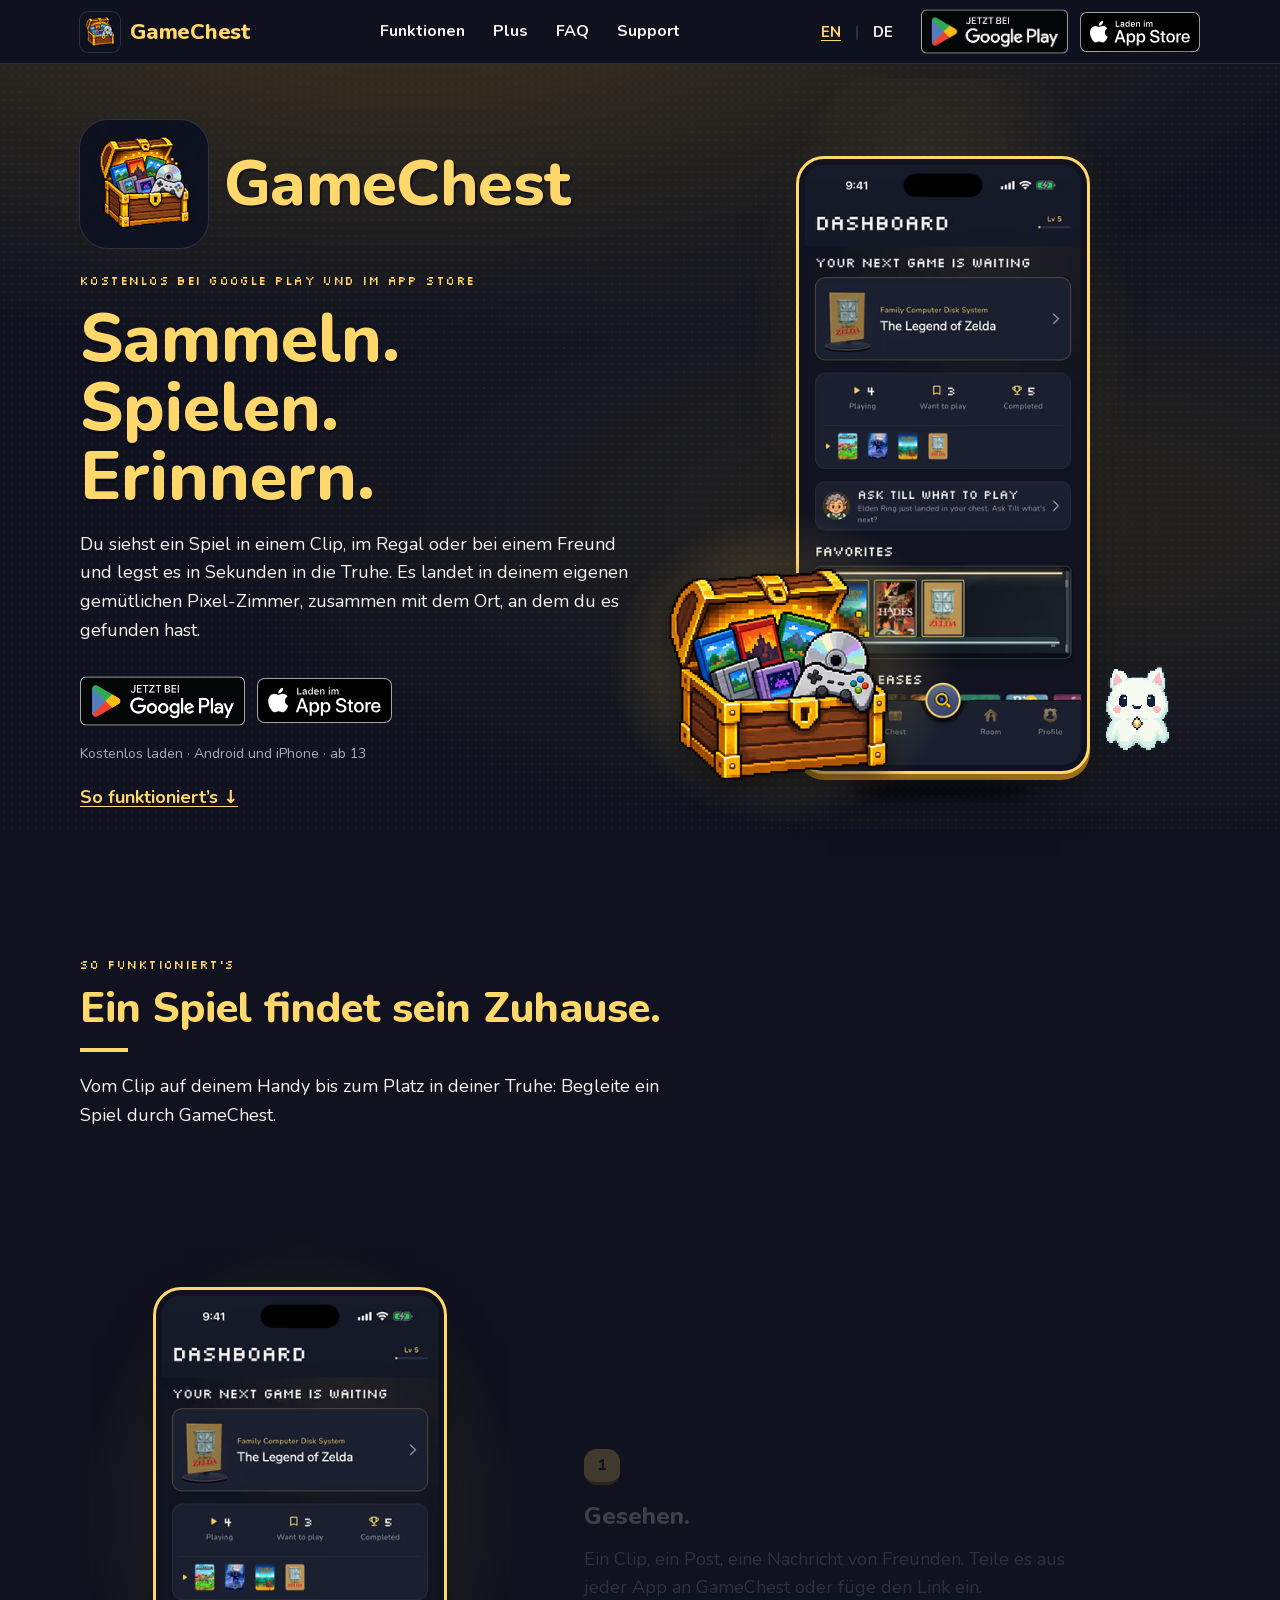
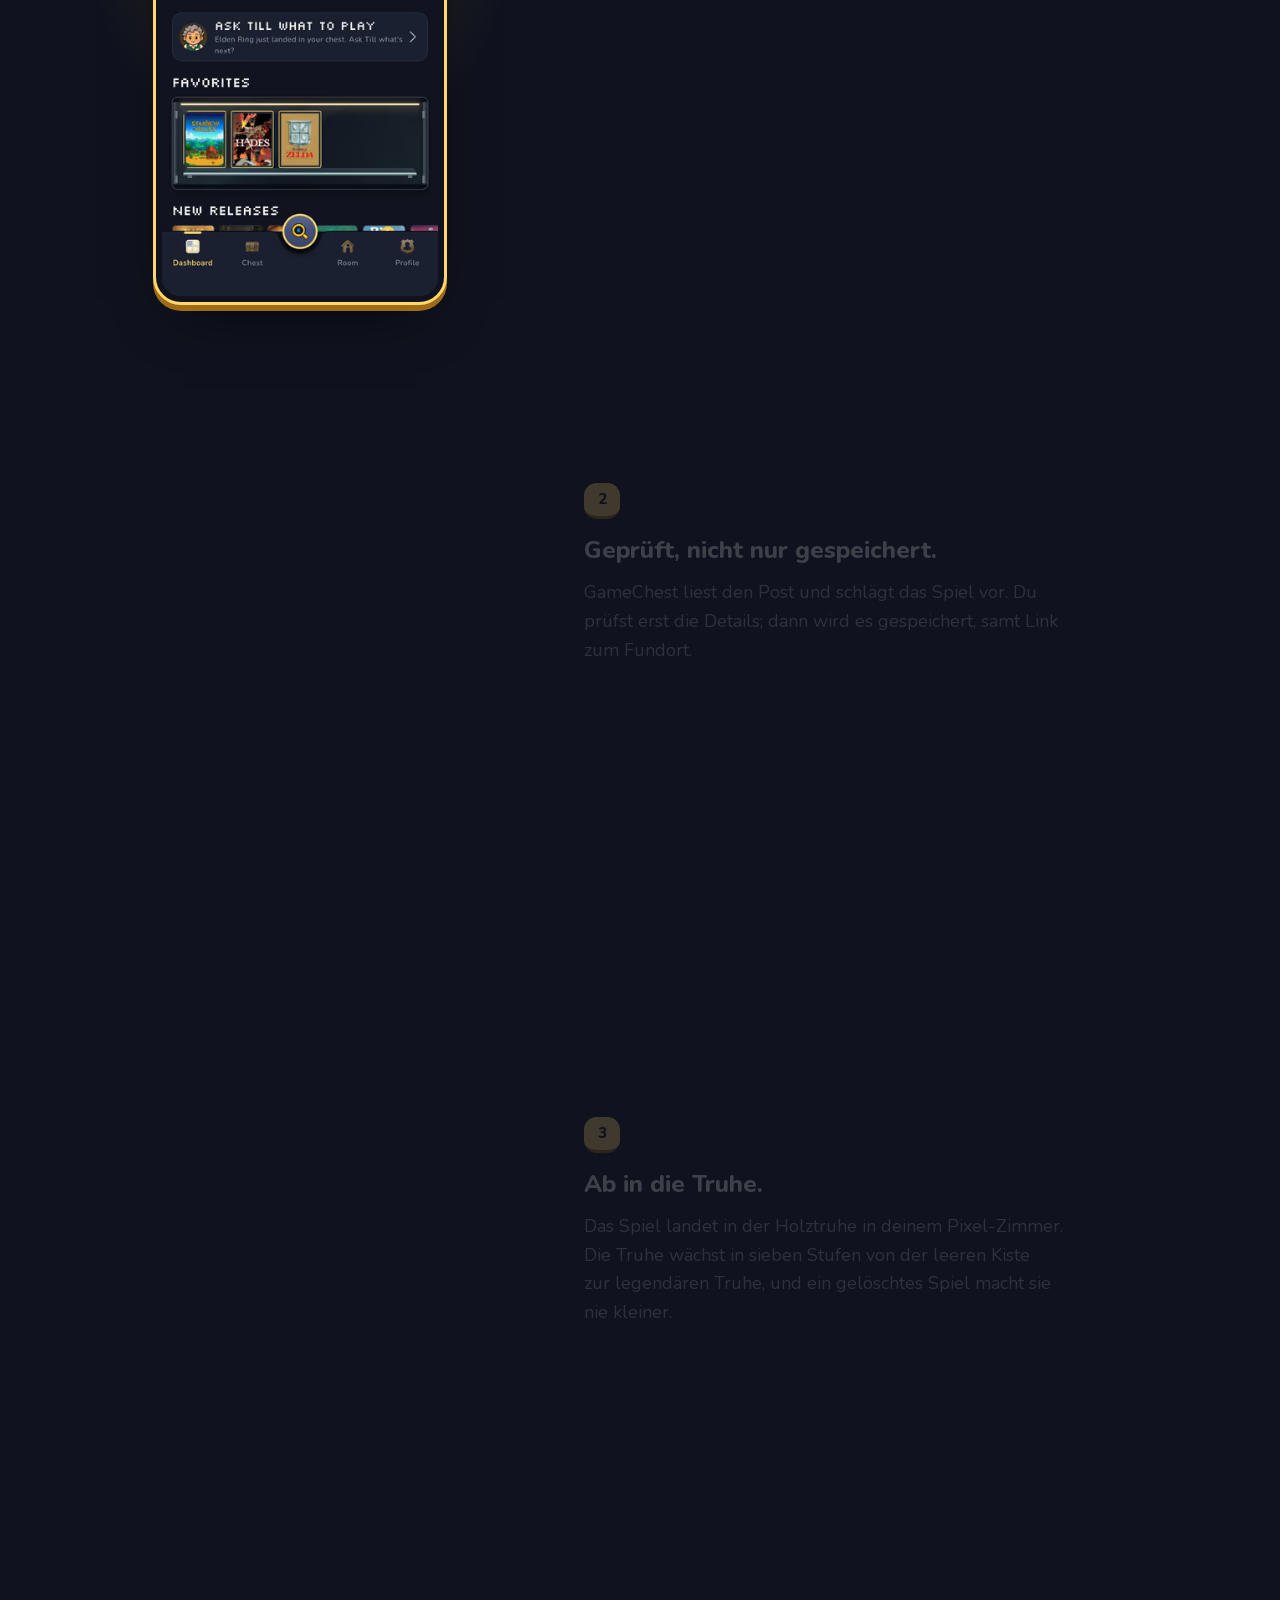
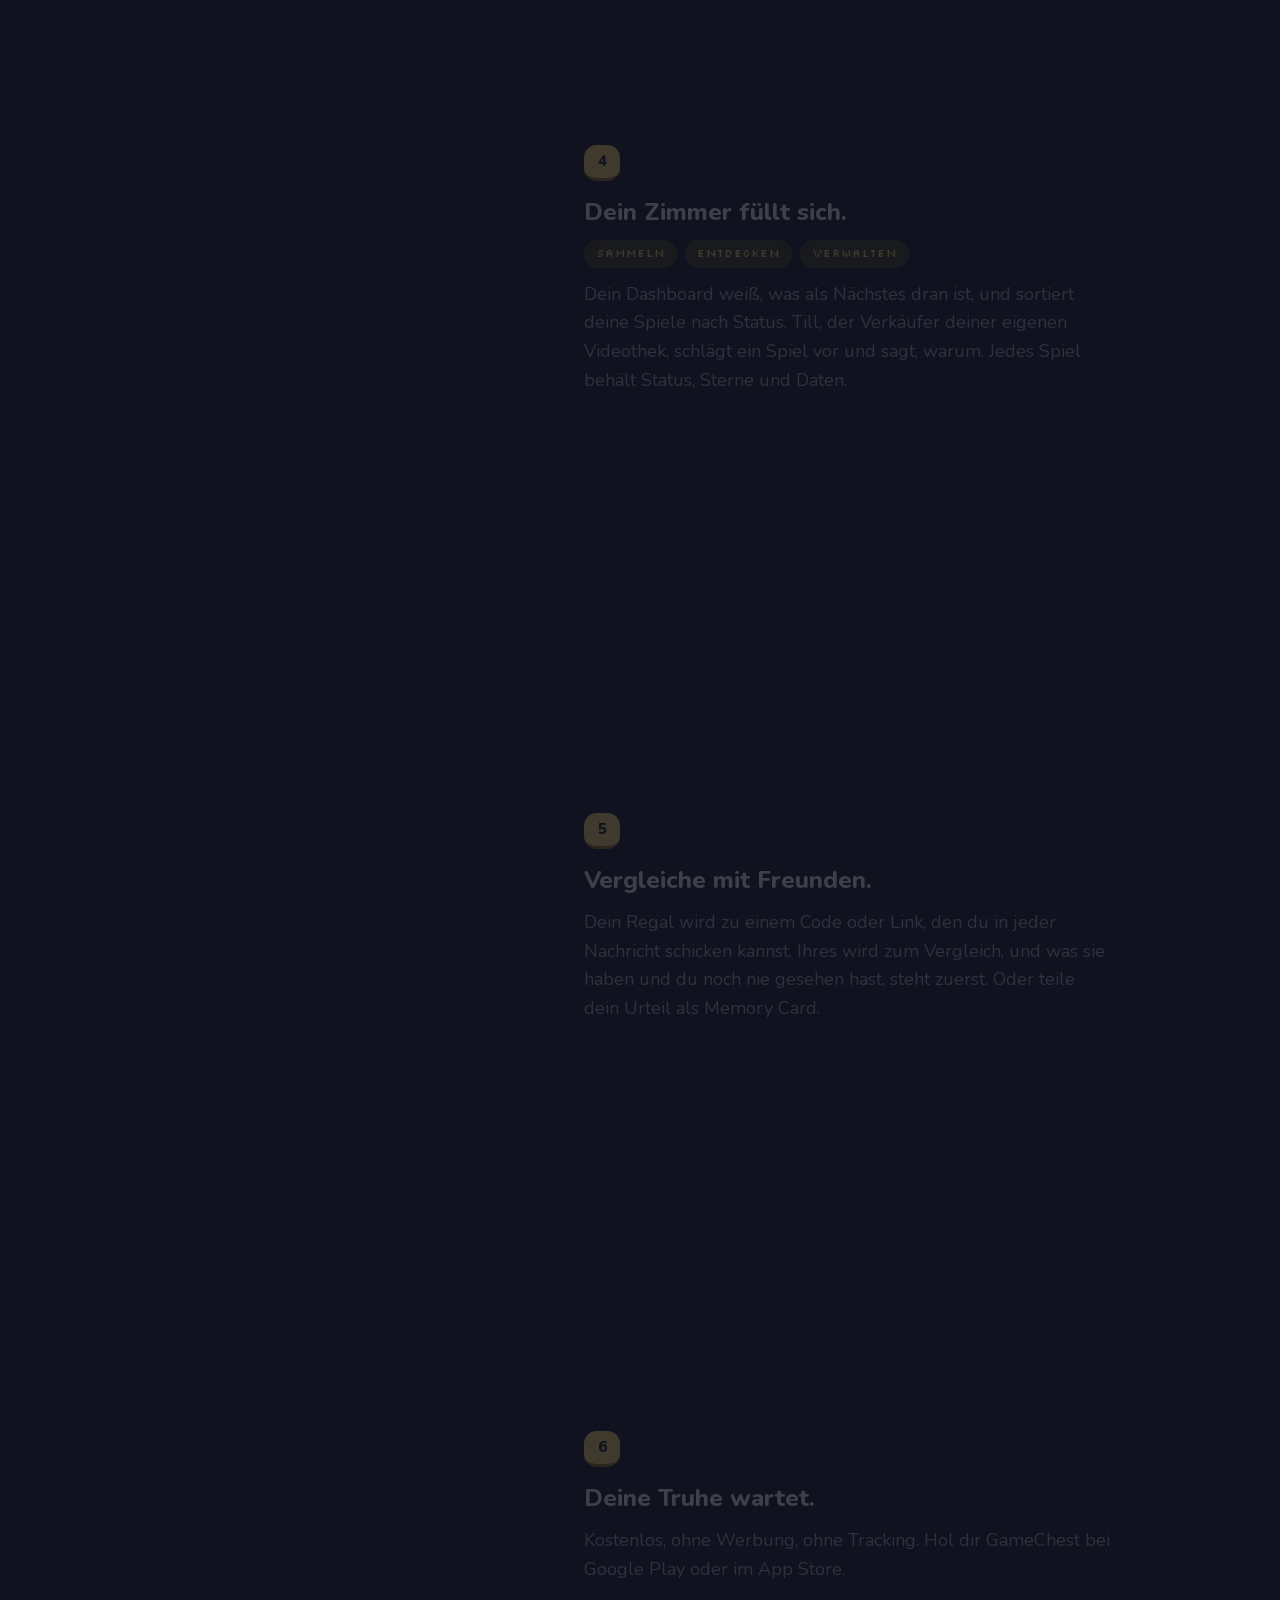
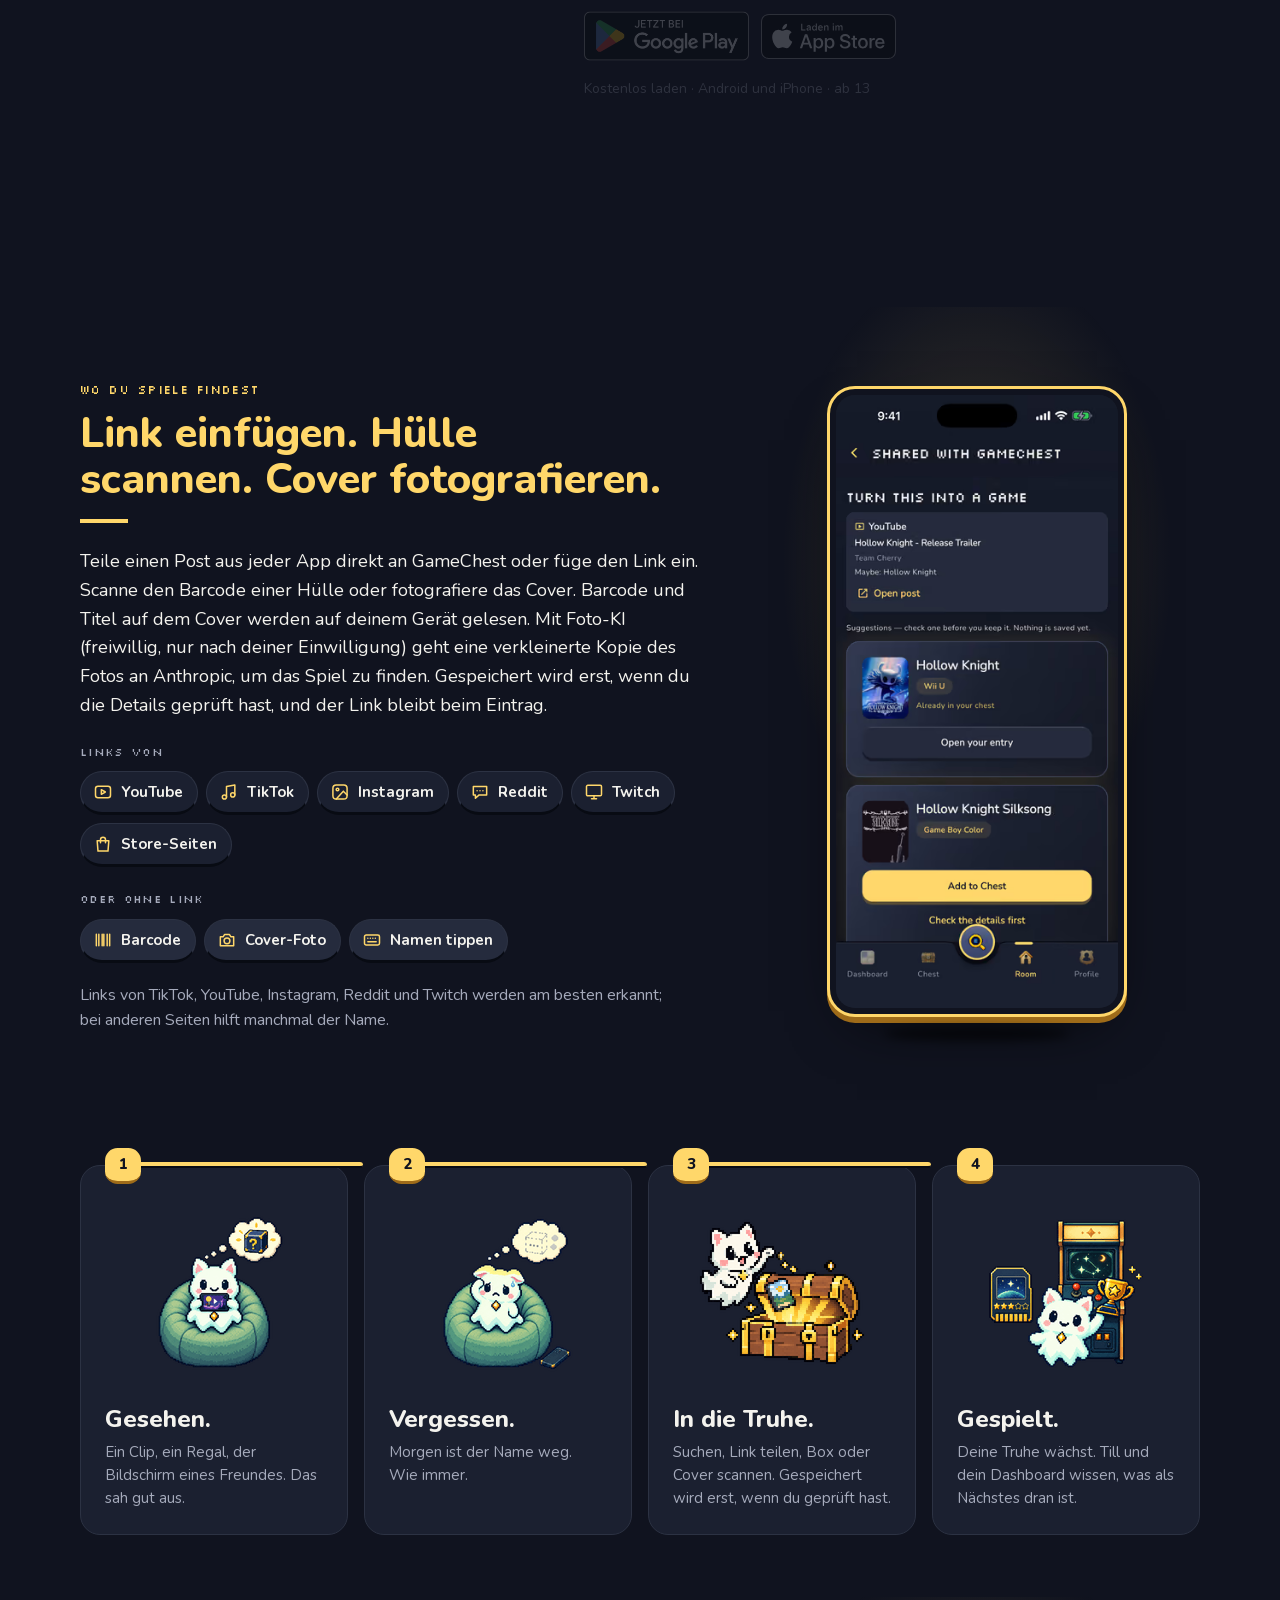
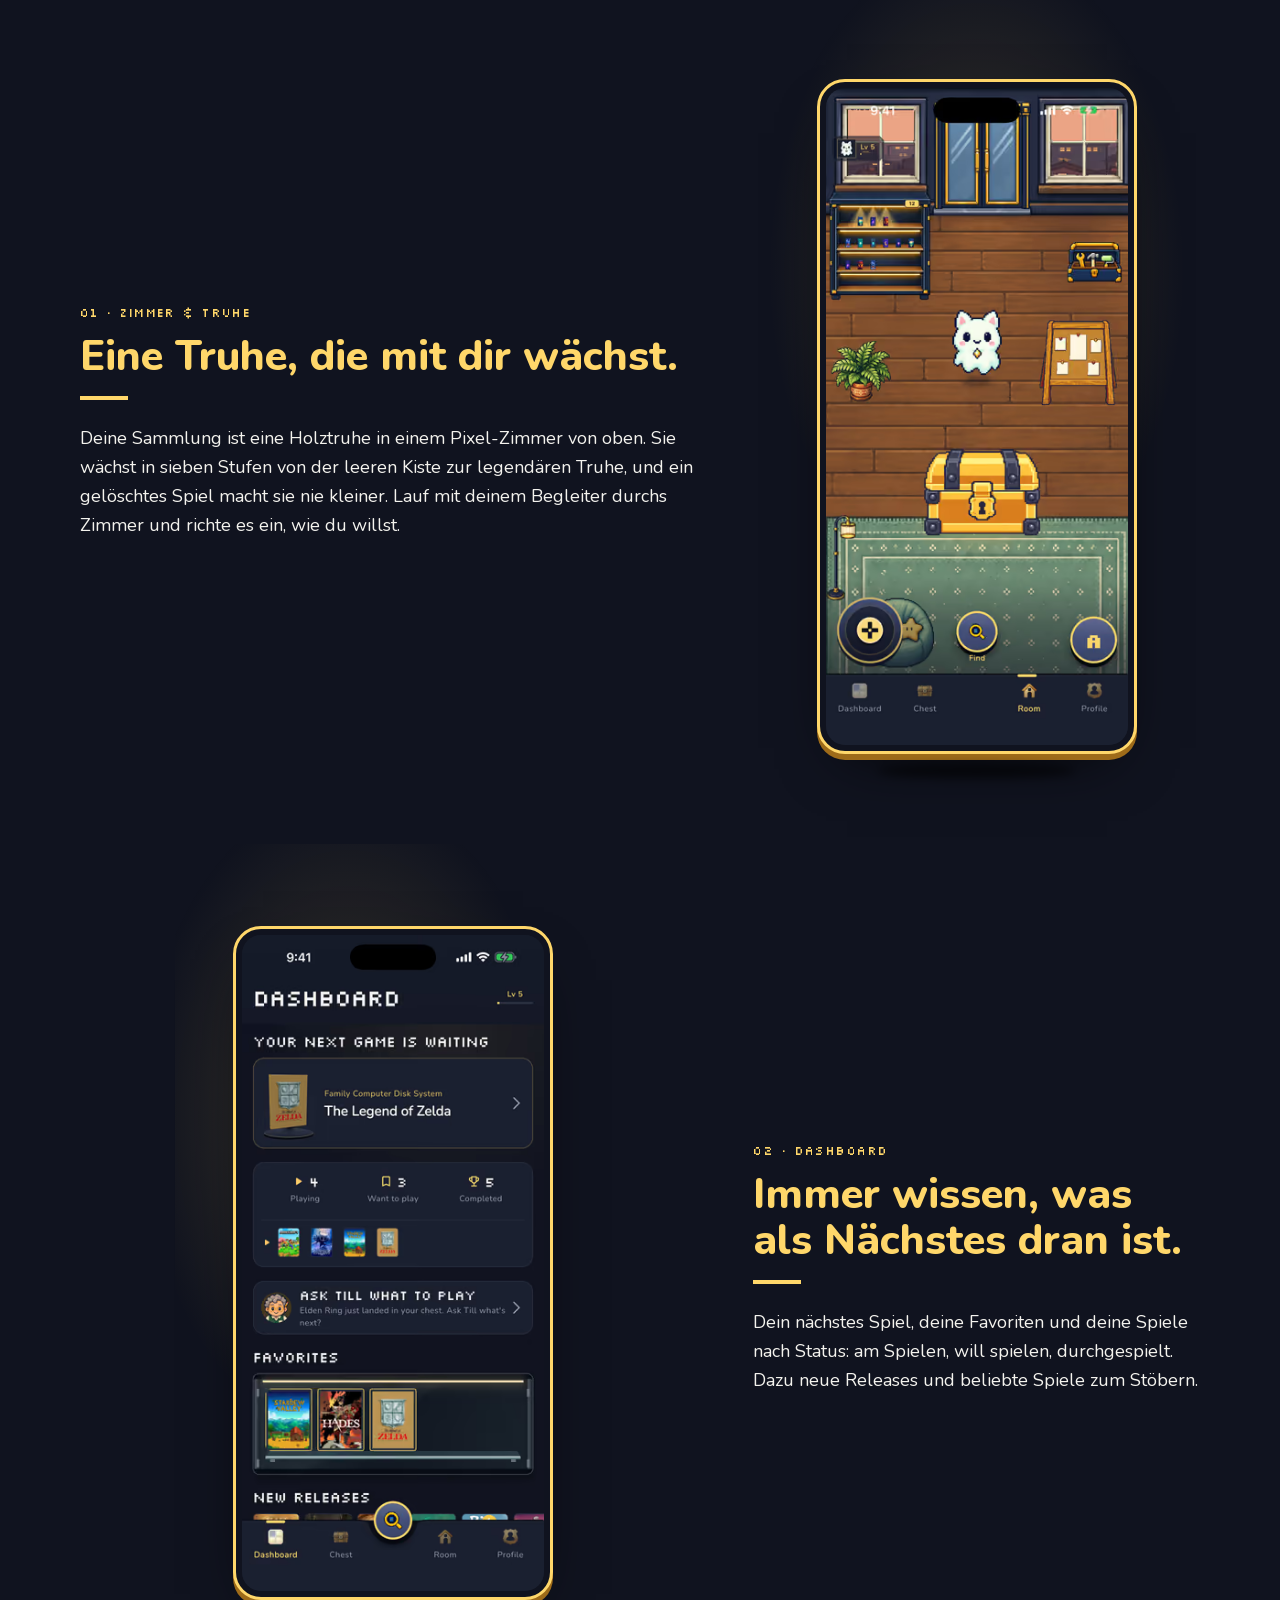
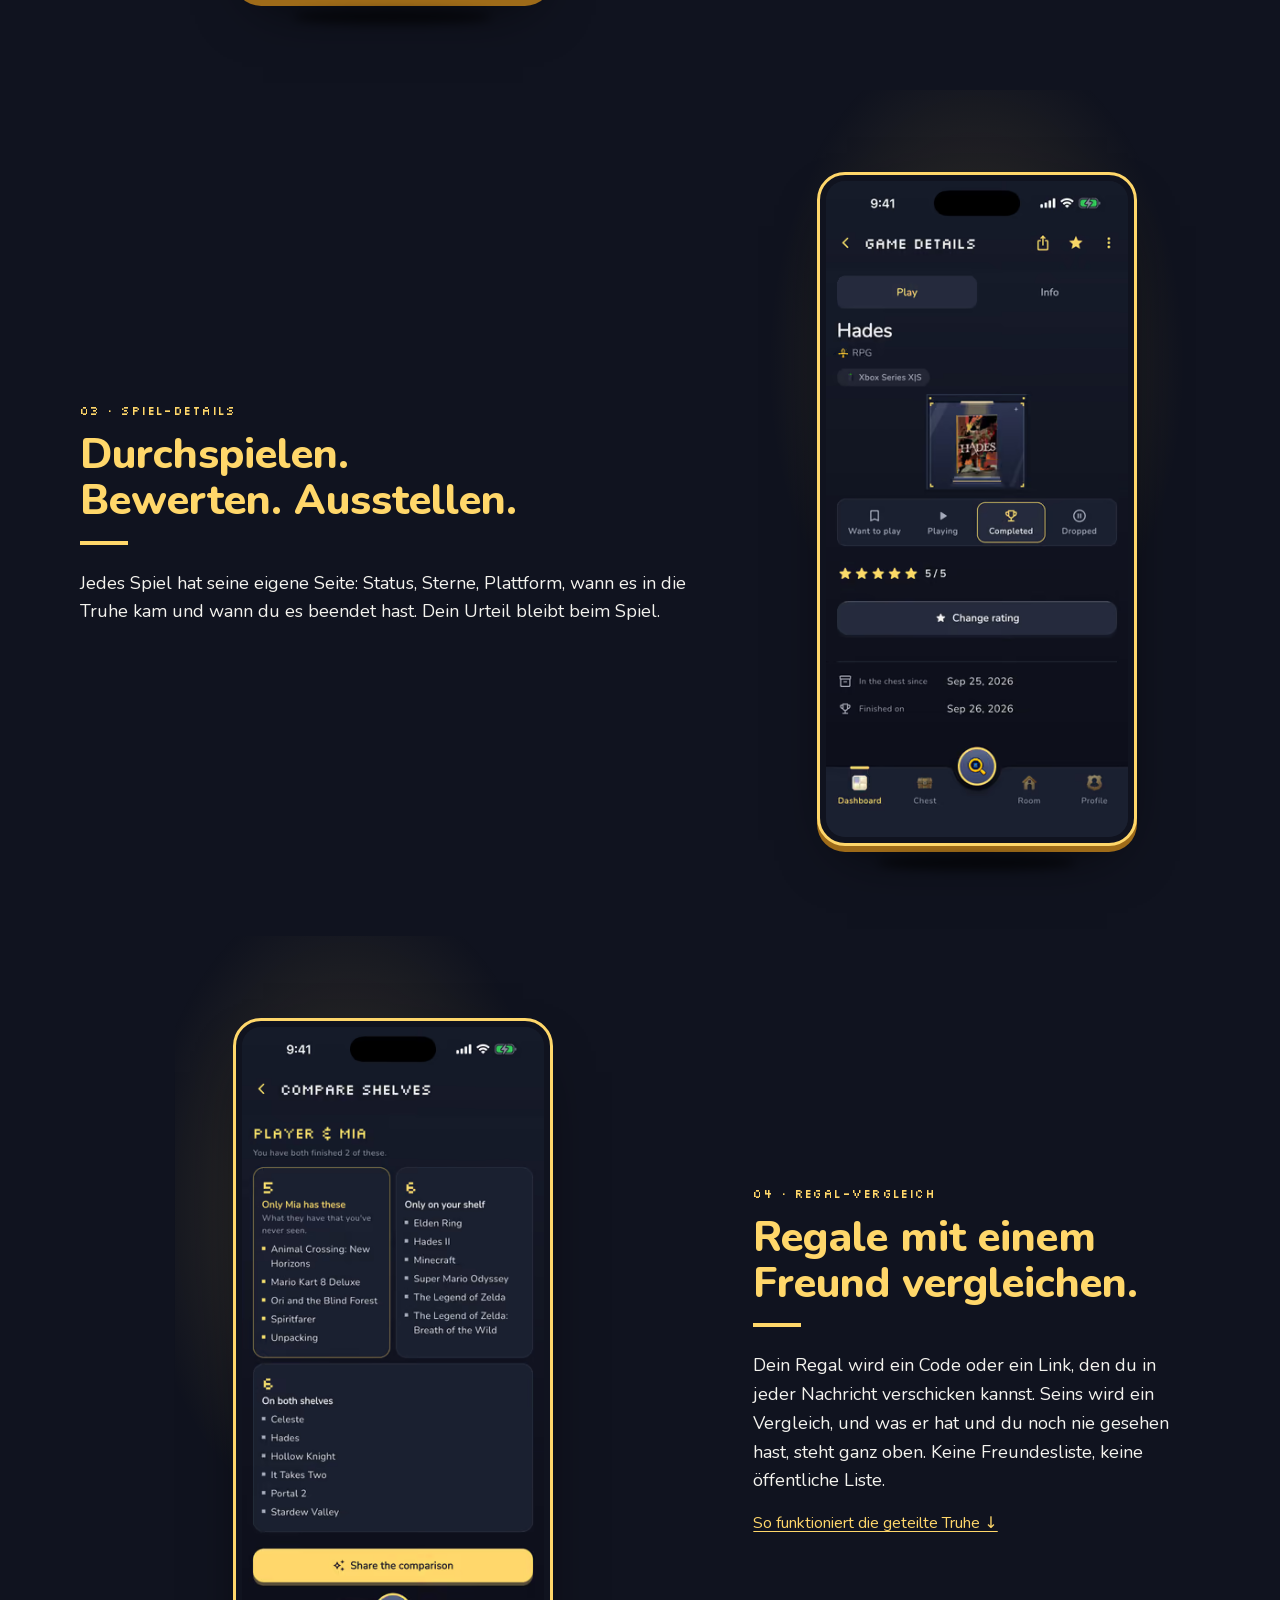
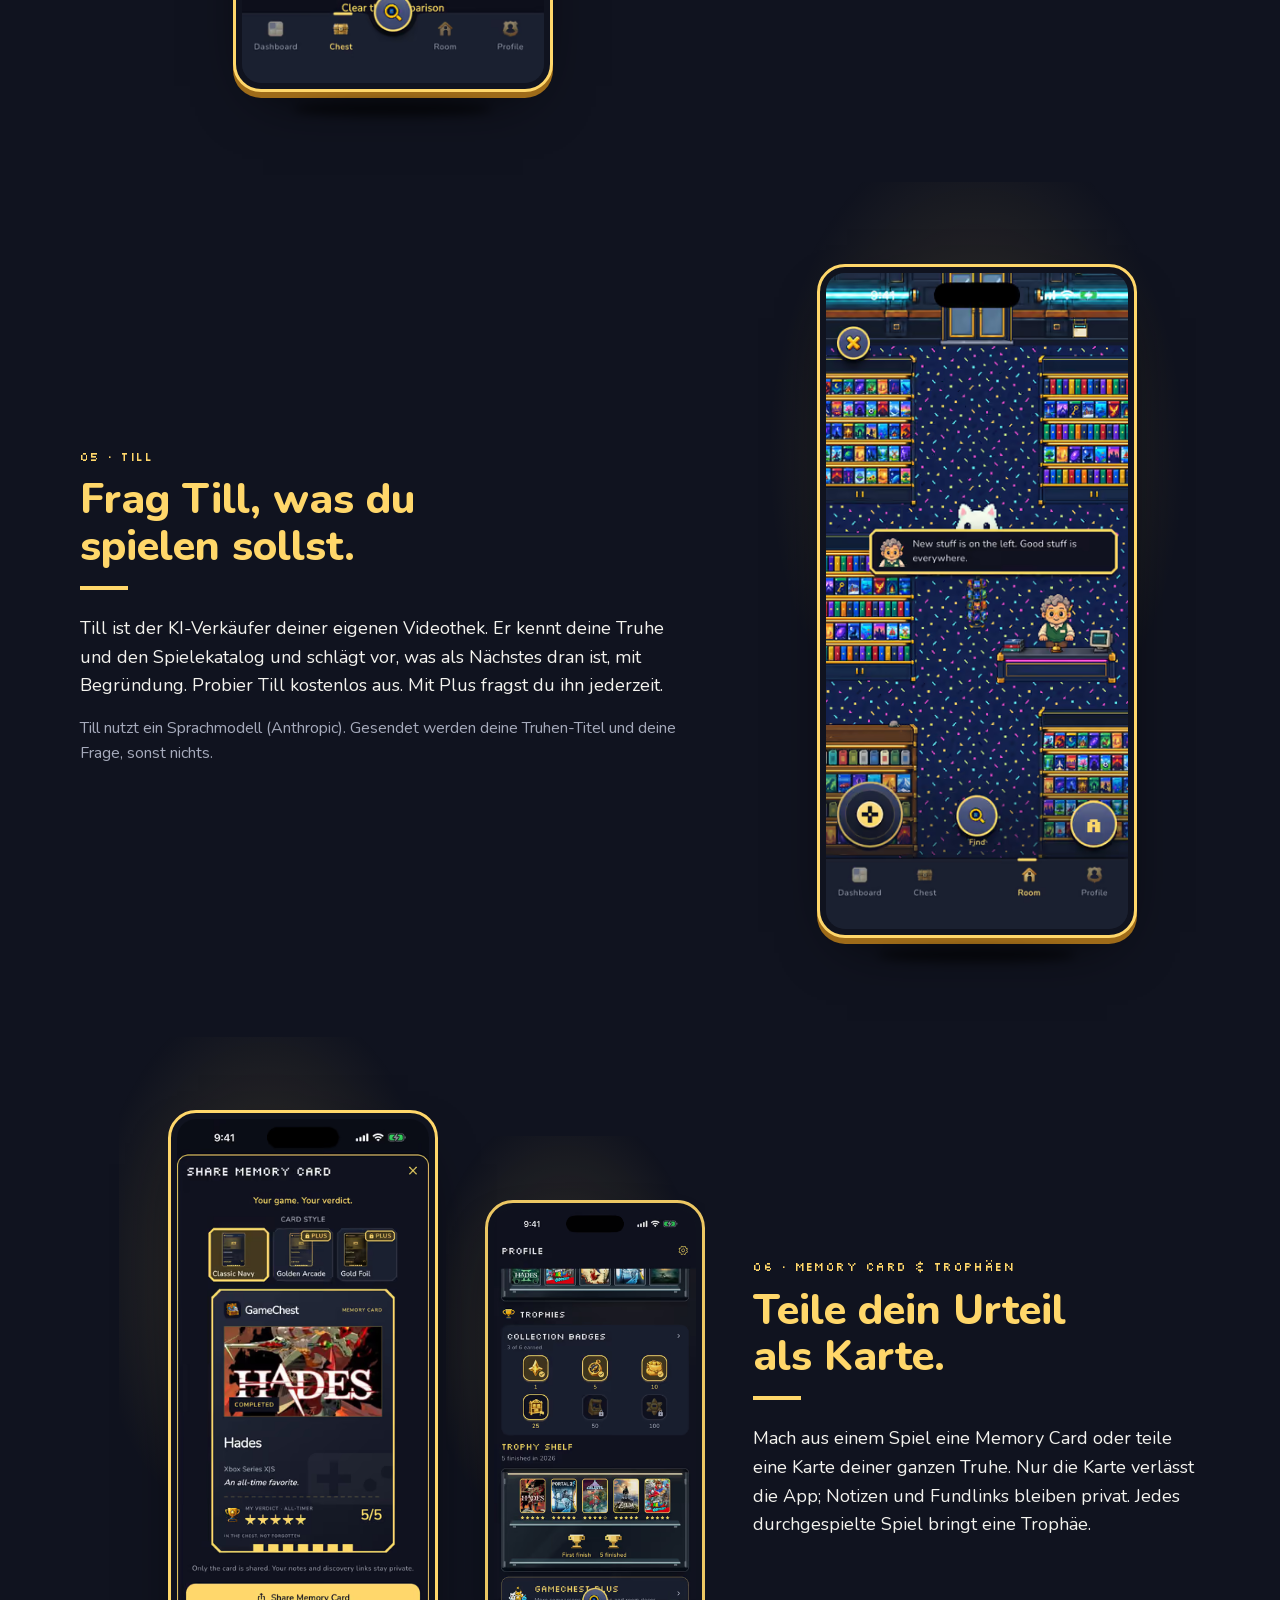
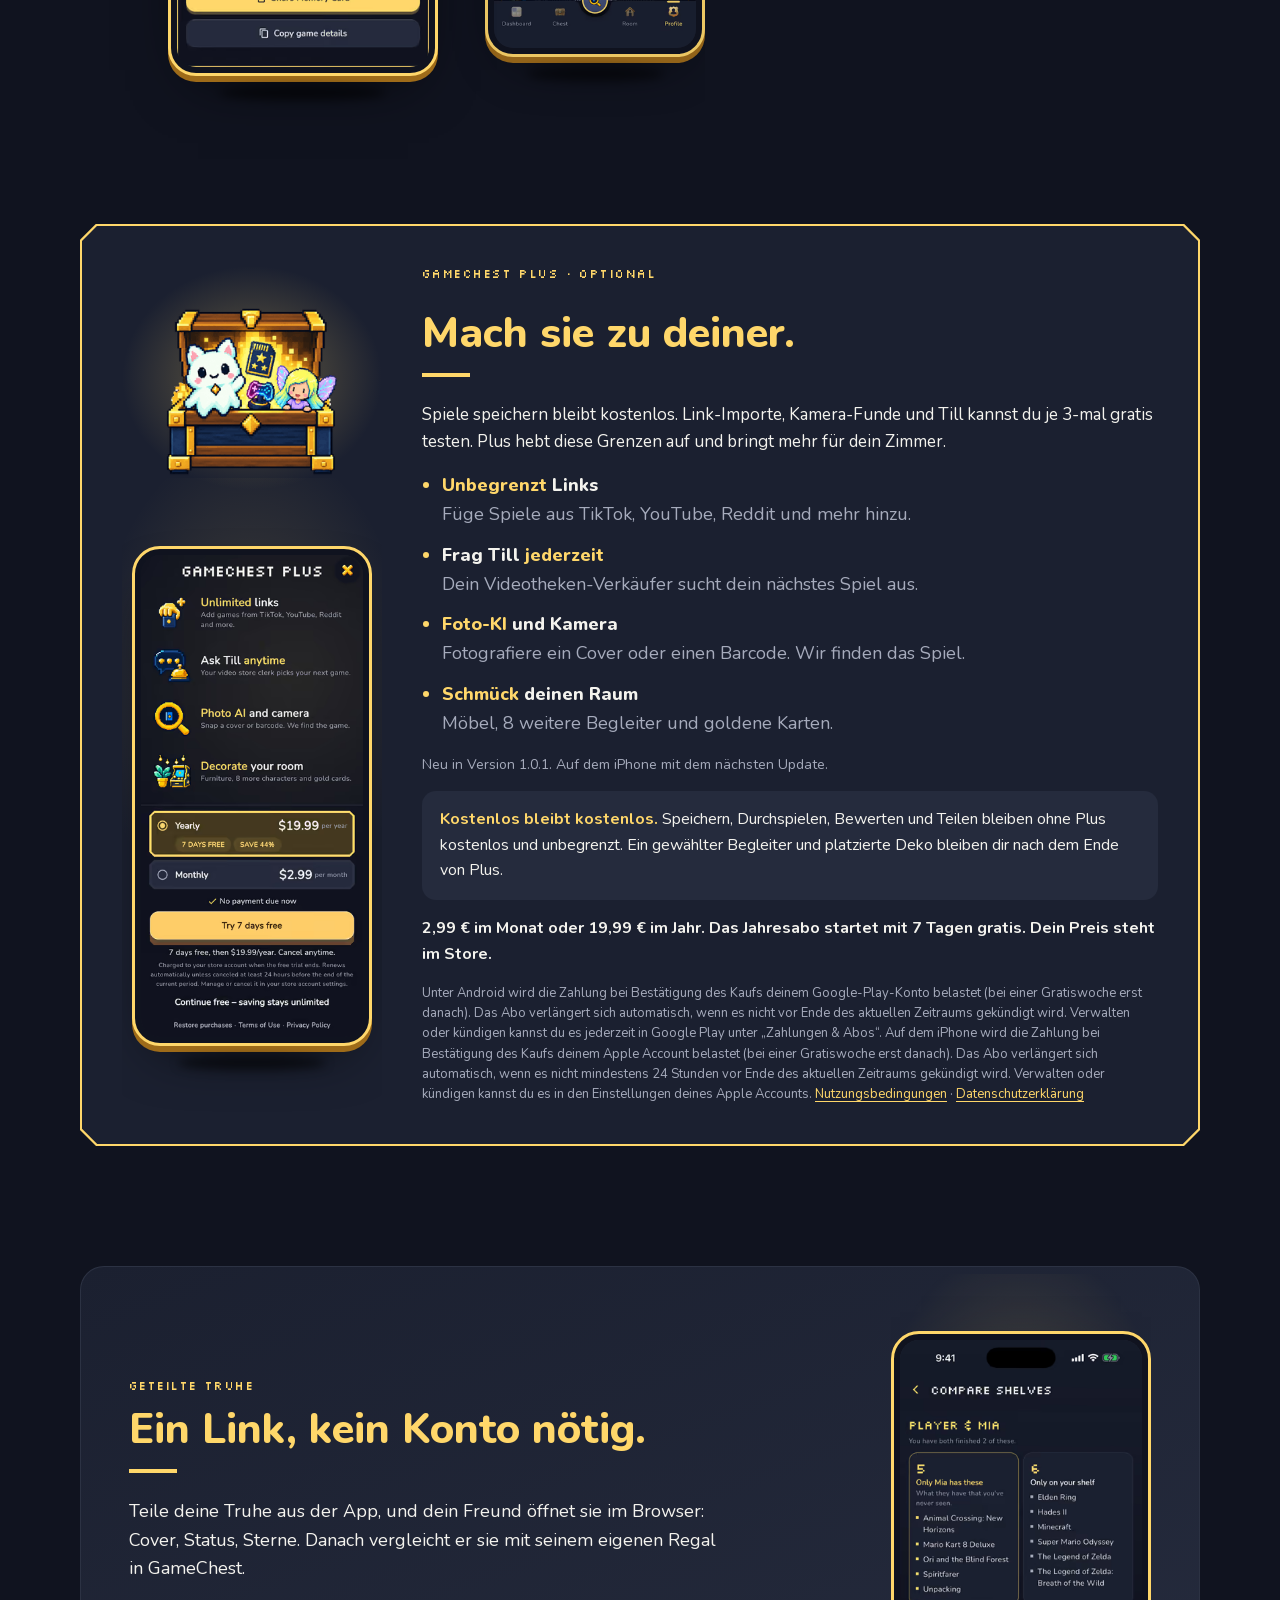
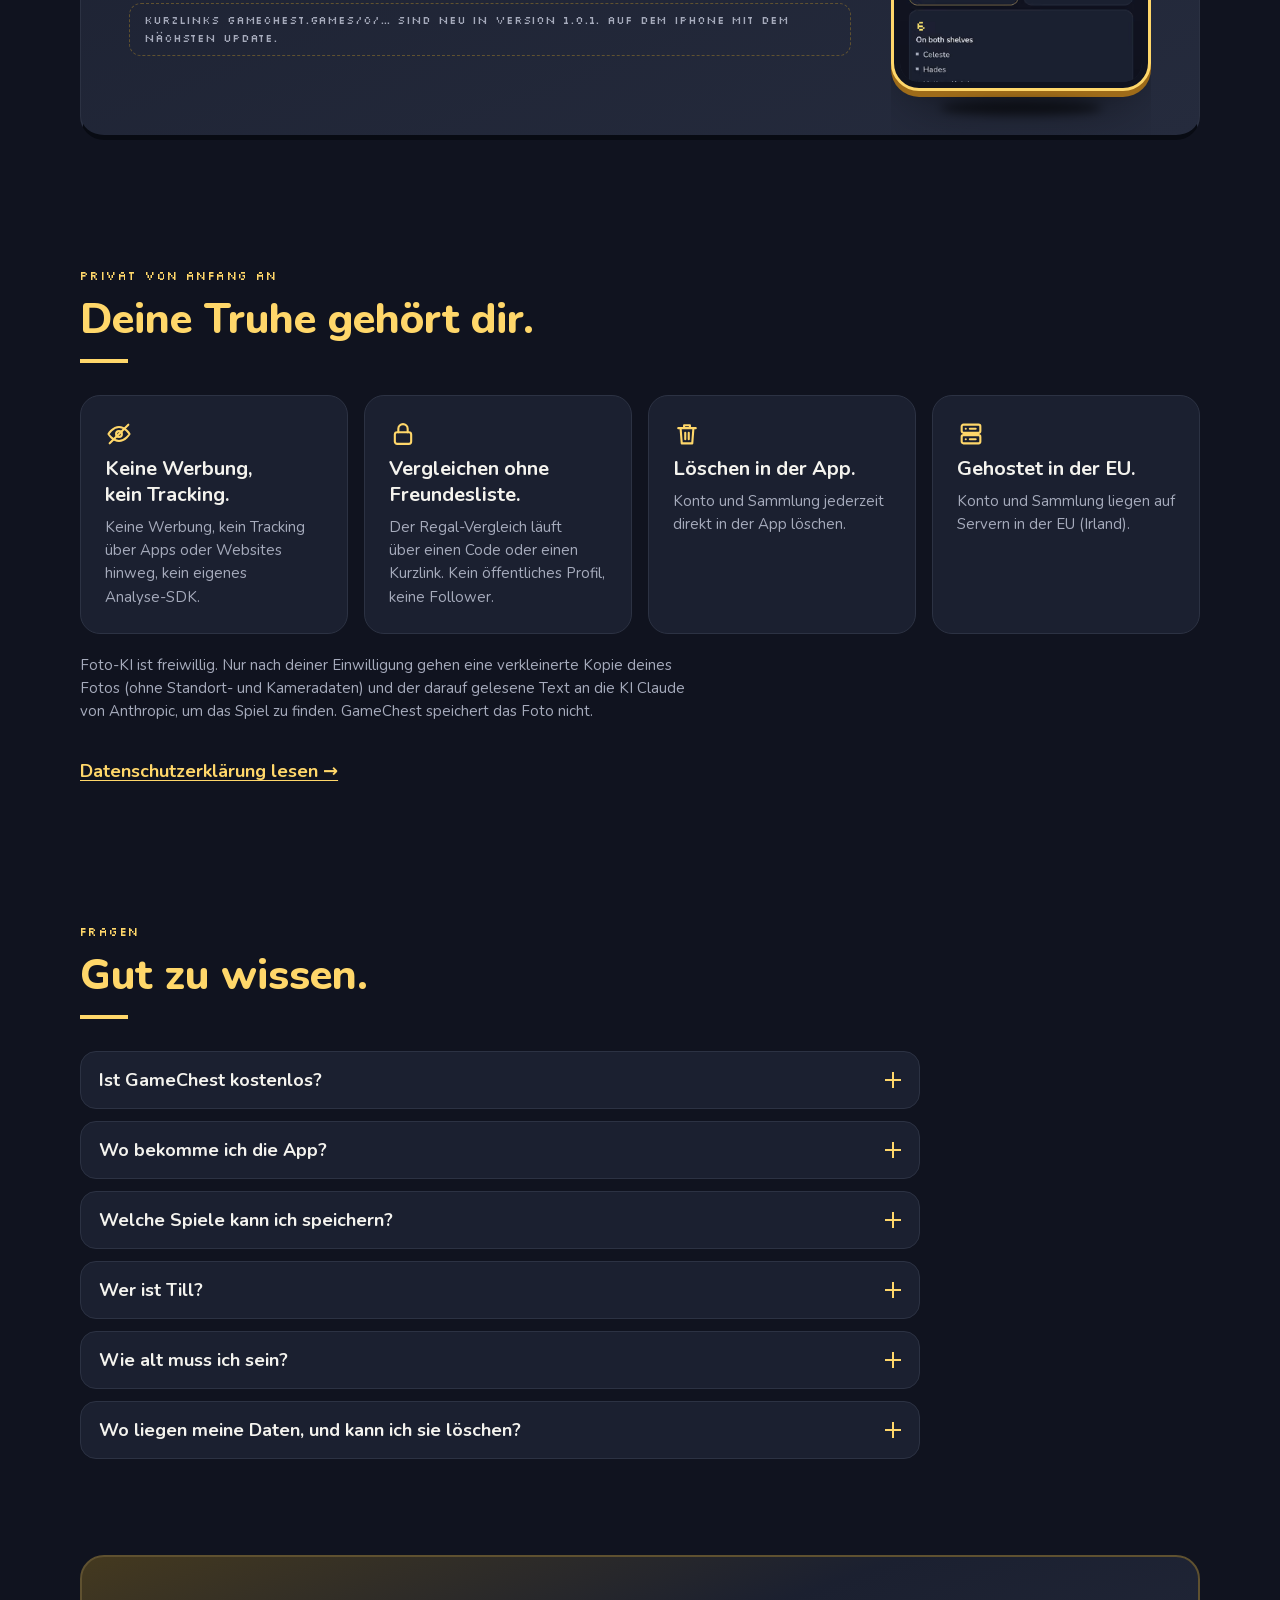
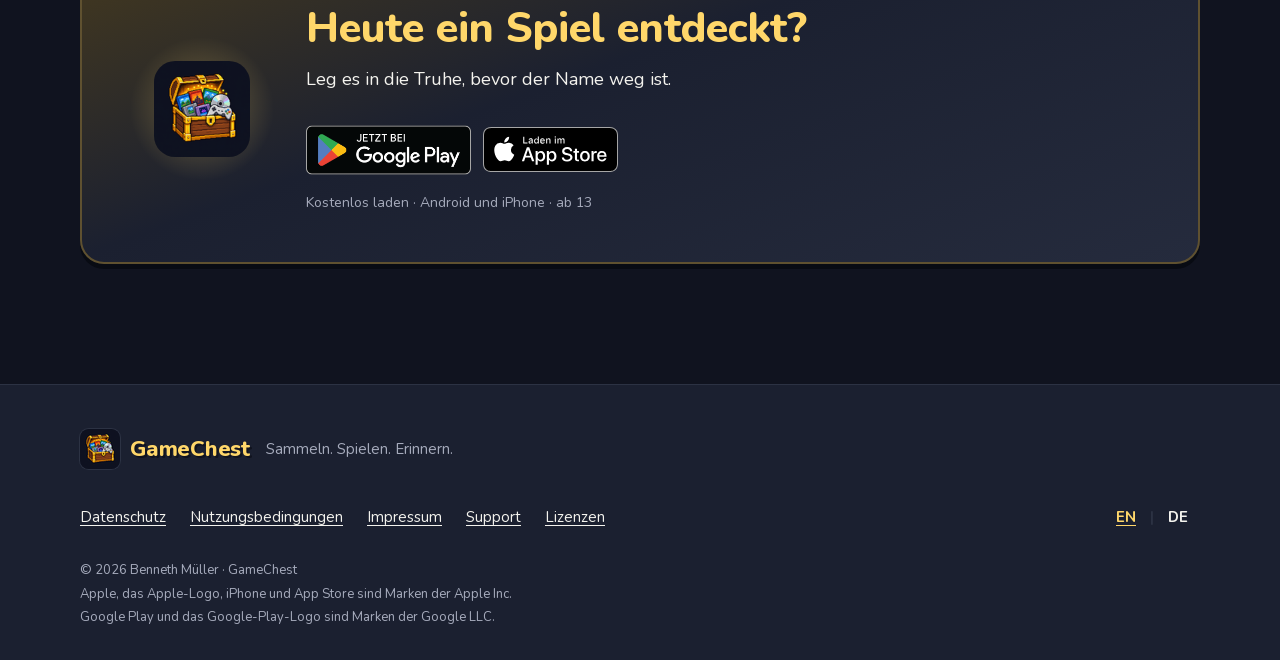
<file: de/index.html>
<!DOCTYPE html><html lang="de" class="nunito_c81cbedf-module__F6FspG__variable silkscreen_12bf01c6-module__xPTk9W__variable"><head><meta charSet="utf-8"/><meta name="viewport" content="width=device-width, initial-scale=1"/><link rel="preload" href="/_next/static/media/07454f8ad8aaac57-s.p.2kjei9psvcorz.woff2" as="font" crossorigin="" type="font/woff2"/><link rel="preload" href="/_next/static/media/37f34e4fcce0f2d4-s.p.3dosikwwiz7p4.woff2" as="font" crossorigin="" type="font/woff2"/><link rel="preload" href="/badges/google-play-de-de.png" as="image"/><link rel="preload" href="/badges/app-store-de-de.svg" as="image"/><style data-precedence="next" data-href="/_next/static/chunks/0uhvclvudsl5d.css /_next/static/chunks/0npsj62vupo9-.css">@font-face{font-family:Nunito;font-style:normal;font-weight:200 1000;font-display:swap;src:url(/_next/static/media/224e262ef877bfa4-s.1zkvd_innyig_.woff2)format("woff2");unicode-range:U+460-52F,U+1C80-1C8A,U+20B4,U+2DE0-2DFF,U+A640-A69F,U+FE2E-FE2F}@font-face{font-family:Nunito;font-style:normal;font-weight:200 1000;font-display:swap;src:url(/_next/static/media/7f11d98043fdedc9-s.2c8-7nzo1jf9r.woff2)format("woff2");unicode-range:U+301,U+400-45F,U+490-491,U+4B0-4B1,U+2116}@font-face{font-family:Nunito;font-style:normal;font-weight:200 1000;font-display:swap;src:url(/_next/static/media/e6d00ff86ef9e699-s.1vcas2uk12q5a.woff2)format("woff2");unicode-range:U+102-103,U+110-111,U+128-129,U+168-169,U+1A0-1A1,U+1AF-1B0,U+300-301,U+303-304,U+308-309,U+323,U+329,U+1EA0-1EF9,U+20AB}@font-face{font-family:Nunito;font-style:normal;font-weight:200 1000;font-display:swap;src:url(/_next/static/media/d8cb5ab3660140cd-s.2demiz2t05dx4.woff2)format("woff2");unicode-range:U+100-2BA,U+2BD-2C5,U+2C7-2CC,U+2CE-2D7,U+2DD-2FF,U+304,U+308,U+329,U+1D00-1DBF,U+1E00-1E9F,U+1EF2-1EFF,U+2020,U+20A0-20AB,U+20AD-20C4,U+2113,U+2C60-2C7F,U+A720-A7FF}@font-face{font-family:Nunito;font-style:normal;font-weight:200 1000;font-display:swap;src:url(/_next/static/media/07454f8ad8aaac57-s.p.2kjei9psvcorz.woff2)format("woff2");unicode-range:U+??,U+131,U+152-153,U+2BB-2BC,U+2C6,U+2DA,U+2DC,U+304,U+308,U+329,U+2000-206F,U+20AC,U+2122,U+2191,U+2193,U+2212,U+2215,U+FEFF,U+FFFD}@font-face{font-family:Nunito Fallback;src:local(Arial);ascent-override:99.71%;descent-override:34.82%;line-gap-override:0.0%;size-adjust:101.39%}.nunito_c81cbedf-module__F6FspG__className{font-family:Nunito,Nunito Fallback;font-style:normal}.nunito_c81cbedf-module__F6FspG__variable{--font-nunito:"Nunito", "Nunito Fallback"}
@font-face{font-family:Silkscreen;font-style:normal;font-weight:400;font-display:swap;src:url(/_next/static/media/26e9340776e0c8e8-s.3-pcjiz3ygyf8.woff2)format("woff2");unicode-range:U+100-2BA,U+2BD-2C5,U+2C7-2CC,U+2CE-2D7,U+2DD-2FF,U+304,U+308,U+329,U+1D00-1DBF,U+1E00-1E9F,U+1EF2-1EFF,U+2020,U+20A0-20AB,U+20AD-20C4,U+2113,U+2C60-2C7F,U+A720-A7FF}@font-face{font-family:Silkscreen;font-style:normal;font-weight:400;font-display:swap;src:url(/_next/static/media/37f34e4fcce0f2d4-s.p.3dosikwwiz7p4.woff2)format("woff2");unicode-range:U+??,U+131,U+152-153,U+2BB-2BC,U+2C6,U+2DA,U+2DC,U+304,U+308,U+329,U+2000-206F,U+20AC,U+2122,U+2191,U+2193,U+2212,U+2215,U+FEFF,U+FFFD}@font-face{font-family:Silkscreen Fallback;src:local(Arial);ascent-override:68.84%;descent-override:16.71%;line-gap-override:0.0%;size-adjust:149.62%}.silkscreen_12bf01c6-module__xPTk9W__className{font-family:Silkscreen,Silkscreen Fallback;font-style:normal;font-weight:400}.silkscreen_12bf01c6-module__xPTk9W__variable{--font-silkscreen:"Silkscreen", "Silkscreen Fallback"}
.legal-prose{max-width:68ch;color:var(--legal-ink);overflow-wrap:break-word;font-size:1.0625rem;line-height:1.65}.legal-prose h2{color:var(--legal-accent);margin:2.25rem 0 .5rem;scroll-margin-top:88px;font-size:1.3125rem;line-height:1.3}.legal-prose h3{color:var(--legal-accent-2);margin:1.5rem 0 .375rem;font-size:1.125rem;line-height:1.35}.legal-prose p,.legal-prose ul,.legal-prose ol{margin:0 0 .875rem}.legal-prose ul,.legal-prose ol{padding-left:1.375rem}.legal-prose li{margin:.25rem 0}.legal-meta{color:var(--legal-muted);margin:0 0 1.25rem;font-size:.9375rem}.legal-note{border-left:4px solid var(--legal-note);background:var(--legal-note-bg);border-radius:8px;margin:0 0 1.5rem;padding:.75rem 1rem;font-size:.9375rem}.legal-note p{margin:0}.legal-ph{background:var(--legal-ph-bg);color:var(--legal-accent);-webkit-hyphens:manual;hyphens:manual;-webkit-box-decoration-break:clone;box-decoration-break:clone;border-radius:4px;padding:0 .25rem;font-weight:700}.legal-address{font-style:normal}.legal-toc{background:var(--legal-surface);border:1px solid var(--legal-border);border-radius:14px;margin:0 0 1.5rem;padding:.875rem 1.25rem}.legal-toc-title{margin:0 0 .25rem;font-weight:700}.legal-toc ul{margin:0;padding:0;list-style:none}.legal-toc a{padding:.25rem 0;display:inline-block}.legal-table-wrap{margin:.625rem 0 1rem}.legal-table{border-collapse:collapse;width:100%;font-size:.9375rem}.legal-table th,.legal-table td{text-align:left;vertical-align:top;border-bottom:1px solid var(--legal-border);padding:.5rem}.legal-table th{color:var(--legal-accent-2);font-weight:700}@media (max-width:559.98px){.legal-table thead{clip-path:inset(50%);width:1px;height:1px;position:absolute;overflow:hidden}.legal-table,.legal-table tbody,.legal-table tr,.legal-table td{width:100%;display:block}.legal-table tr{border-bottom:1px solid var(--legal-border);padding:.5rem 0}.legal-table td{border:0;padding:.1875rem 0}.legal-table td:before{content:attr(data-label);color:var(--legal-accent-2);font-size:.8125rem;font-weight:700;display:block}}
:root{--lightningcss-light: ;--lightningcss-dark:initial;color-scheme:dark;--g-bg:#10131f;--g-panel:#1b2030;--g-elevated:#252b3d;--g-border:#2c3243;--g-ink:#f4f3ee;--g-muted:#a6abbc;--g-gold:#ffd76a;--g-amber:#ffcd68;--g-gold-sel:#44391f;--g-mint:#c4f280;--g-btn-edge:#ffe4af;--g-btn-text:#342419;--g-btn-shadow:#805337;--g-glow-in:#ffd76a55;--g-glow-out:#ffd76a00;--font-body:var(--font-nunito), system-ui, -apple-system, "Segoe UI", Roboto, Arial, sans-serif;--font-label:var(--font-silkscreen), ui-monospace, monospace;--font-display:var(--font-nunito), system-ui, -apple-system, "Segoe UI", Roboto, Arial, sans-serif;--g-deep:#080b13;--g-card-edge:#5f5130;--g-coin-edge:#9e6b19;--g-light-edge:#fff0b5;--container:1120px;--gutter:16px;--header-h:64px;--section-gap:96px;--radius-card:20px;--bevel:10px;--legal-ink:var(--g-ink);--legal-muted:var(--g-muted);--legal-accent:var(--g-gold);--legal-accent-2:var(--g-amber);--legal-surface:var(--g-elevated);--legal-border:var(--g-border);--legal-note:var(--g-mint);--legal-note-bg:#c4f28014;--legal-ph-bg:#ffd76a29}@media (min-width:481px){:root{--gutter:24px}}@media (min-width:768px){:root{--section-gap:120px}}@media (min-width:1025px){:root{--gutter:32px}}*,:before,:after{box-sizing:border-box}html{-moz-text-size-adjust:100%;text-size-adjust:100%;scroll-padding-top:calc(var(--header-h) + 16px)}@media (prefers-reduced-motion:no-preference){html{scroll-behavior:smooth}}body{background:var(--g-bg);color:var(--g-ink);font-family:var(--font-body);overflow-wrap:break-word;margin:0;font-size:1.0625rem;line-height:1.6}@media (min-width:768px){body{font-size:1.125rem}}img,picture,svg{max-width:100%;display:block}img{height:auto}h1,h2,h3{text-wrap:balance;margin:0;font-weight:800}p{text-wrap:pretty;margin:0}a{color:var(--g-gold);text-underline-offset:3px;text-decoration-thickness:1px}a:hover{text-decoration-thickness:2px}:focus-visible{outline:3px solid var(--g-mint);outline-offset:3px;border-radius:4px}.container{width:100%;max-width:calc(var(--container) + 2 * var(--gutter));padding-inline:var(--gutter);margin-inline:auto}.visually-hidden{clip-path:inset(50%);white-space:nowrap;border:0;width:1px;height:1px;margin:-1px;padding:0;overflow:hidden;position:absolute!important}.skip-link{z-index:100;background:var(--g-amber);color:var(--g-btn-text);font-family:var(--font-display);border:2px solid var(--g-btn-edge);border-bottom:5px solid var(--g-btn-shadow);border-radius:16px;padding:12px 16px;font-size:1.25rem;font-weight:800;text-decoration:none;position:absolute;top:-100px;left:12px}.skip-link:focus{top:12px}.pixel{image-rendering:pixelated}.eyebrow{font-family:var(--font-label);letter-spacing:.12em;text-transform:uppercase;color:var(--g-gold);margin:0 0 12px;font-size:.6875rem;line-height:1.4;display:inline-block}@media (min-width:768px){.eyebrow{font-size:.75rem}}.h2{font-family:var(--font-display);color:var(--g-gold);font-size:2rem;font-weight:800;line-height:1.15}.h2:after{content:"";background:var(--g-gold);width:48px;height:4px;margin-top:16px;display:block}.h2.center:after{margin-inline:auto}@media (min-width:768px){.h2{font-size:2.625rem;line-height:1.1}}.h3{font-family:var(--font-display);color:var(--g-ink);font-size:1.375rem;font-weight:800;line-height:1.3}@media (min-width:768px){.h3{font-size:1.5rem}}.muted{color:var(--g-muted);font-size:.9375rem;line-height:1.55}@media (min-width:768px){.muted{font-size:1rem}}.btn{min-height:54px;font:inherit;font-family:var(--font-display);text-align:center;border-radius:16px;justify-content:center;align-items:center;gap:8px;padding:12px 22px;font-size:1.25rem;font-weight:800;line-height:1.2;text-decoration:none;transition:transform .12s cubic-bezier(.33,1,.68,1),border-bottom-width .12s cubic-bezier(.33,1,.68,1);display:inline-flex}.btn-secondary{background:var(--g-elevated);color:var(--g-ink);border:1.4px solid var(--g-border);border-bottom:5px solid var(--g-deep)}a.btn-secondary:hover{border-color:var(--g-gold);border-bottom-color:var(--g-deep)}.btn-primary{background:var(--g-amber);color:var(--g-btn-text);border:2px solid var(--g-btn-edge);border-bottom:5px solid var(--g-btn-shadow);box-shadow:inset 0 1px #ffffff38}a.btn-primary:hover{filter:brightness(1.04)}a.btn-primary:active,a.btn-secondary:active{border-bottom-width:1.5px;transition-duration:80ms;transform:translateY(3.5px)}@media (prefers-reduced-motion:reduce){.btn{transition:none}}.coin{z-index:1;background:var(--g-gold);border-bottom:3px solid var(--g-coin-edge);width:32px;height:32px;color:var(--g-bg);font-family:var(--font-body);border-radius:35%;flex:none;justify-content:center;align-items:center;font-size:.875rem;font-weight:800;line-height:1;display:inline-flex;position:relative}.coin--done{color:#0000}.coin--done:after{content:"";border:solid var(--g-bg);border-width:0 3px 3px 0;width:6px;height:11px;position:absolute;transform:translateY(-2px)rotate(45deg)}.coin--current{outline:2px solid var(--g-light-edge);outline-offset:-2px}@media (min-width:768px){.coin{width:36px;height:36px;font-size:.9375rem}}.rail{z-index:0;background:var(--g-elevated);border-bottom:2px solid var(--g-deep);pointer-events:none;border-radius:3px;height:6px;position:absolute}.rail--gold{background:var(--g-gold)}.prose a{text-decoration:underline}
.not-found-module__Qxt1xq__main{max-width:calc(640px + 2 * var(--gutter));padding:64px var(--gutter);flex-direction:column;gap:40px;margin:0 auto;display:flex}.not-found-module__Qxt1xq__mark{width:64px;height:64px}.not-found-module__Qxt1xq__block{flex-direction:column;align-items:flex-start;gap:12px;display:flex}.not-found-module__Qxt1xq__block+.not-found-module__Qxt1xq__block{border-top:1px solid var(--g-border);padding-top:40px}.not-found-module__Qxt1xq__title{color:var(--g-gold);font-size:2rem;line-height:1.15}
.BrandMark-module__Vly-dW__mark{align-items:center;gap:10px;min-width:0;display:inline-flex}.BrandMark-module__Vly-dW__icon{box-shadow:0 0 0 1px var(--g-border);border-radius:22%;flex:none}.BrandMark-module__Vly-dW__name{font-family:var(--font-display);color:var(--g-gold);letter-spacing:-.01em;white-space:nowrap;text-shadow:2px 2px 0 var(--g-bg);font-weight:800;line-height:1}.BrandMark-module__Vly-dW__sm .BrandMark-module__Vly-dW__icon{width:40px;height:40px}.BrandMark-module__Vly-dW__sm .BrandMark-module__Vly-dW__name{font-size:1.375rem}.BrandMark-module__Vly-dW__lg{gap:16px}.BrandMark-module__Vly-dW__lg .BrandMark-module__Vly-dW__icon{width:88px;height:88px}.BrandMark-module__Vly-dW__lg .BrandMark-module__Vly-dW__name{font-size:clamp(2.25rem,11vw,4rem)}@media (min-width:1024px){.BrandMark-module__Vly-dW__lg .BrandMark-module__Vly-dW__icon{width:128px;height:128px}}
.LangSwitch-module__xMFtda__switch{align-items:center;gap:2px;font-size:.9375rem;font-weight:700;display:flex}.LangSwitch-module__xMFtda__current,.LangSwitch-module__xMFtda__link{justify-content:center;align-items:center;min-width:44px;min-height:48px;padding:0 8px;display:inline-flex}.LangSwitch-module__xMFtda__current{color:var(--g-ink)}.LangSwitch-module__xMFtda__link{color:var(--g-gold);text-underline-offset:3px;text-decoration:underline}.LangSwitch-module__xMFtda__sep{color:var(--g-border)}
.Footer-module__IpM4KW__footer{background:var(--g-panel);border-top:1px solid var(--g-border);margin-top:var(--section-gap);padding:40px 0 32px}.Footer-module__IpM4KW__inner{flex-direction:column;gap:20px;display:flex}.Footer-module__IpM4KW__brandRow{flex-wrap:wrap;align-items:center;gap:8px 16px;display:flex}.Footer-module__IpM4KW__brand{align-items:center;min-height:48px;text-decoration:none;display:inline-flex}.Footer-module__IpM4KW__tagline{color:var(--g-muted);font-size:.9375rem}.Footer-module__IpM4KW__linkRow{flex-wrap:wrap;justify-content:space-between;align-items:center;gap:8px 24px;display:flex}.Footer-module__IpM4KW__links{flex-wrap:wrap;gap:0 4px;margin:0;padding:0;list-style:none;display:flex}.Footer-module__IpM4KW__links a{min-height:48px;color:var(--g-ink);text-underline-offset:3px;align-items:center;margin-left:-10px;margin-right:10px;padding:0 10px;font-size:.9375rem;display:inline-flex}.Footer-module__IpM4KW__links a:hover,.Footer-module__IpM4KW__links a[aria-current=page]{color:var(--g-gold)}.Footer-module__IpM4KW__small{color:var(--g-muted);flex-direction:column;gap:4px;font-size:.8125rem;line-height:1.5;display:flex}
.Header-module__NAGPiW__header{z-index:50;height:var(--header-h);background:var(--g-bg);border-bottom:1px solid var(--g-border);position:sticky;top:0}@supports ((-webkit-backdrop-filter:blur(8px)) or (backdrop-filter:blur(8px))){.Header-module__NAGPiW__header{-webkit-backdrop-filter:blur(8px);backdrop-filter:blur(8px);background:#10131feb}}.Header-module__NAGPiW__inner{justify-content:space-between;align-items:center;gap:16px;height:100%;display:flex}.Header-module__NAGPiW__brand{flex:none;align-items:center;min-height:48px;text-decoration:none;display:inline-flex}.Header-module__NAGPiW__nav{display:none}.Header-module__NAGPiW__end{align-items:center;gap:16px;display:flex}.Header-module__NAGPiW__cta{display:none}@media (min-width:768px){.Header-module__NAGPiW__nav{gap:4px;margin-inline:auto;display:flex}.Header-module__NAGPiW__nav a{min-height:48px;color:var(--g-ink);align-items:center;padding:0 12px;font-size:1rem;font-weight:700;text-decoration:none;display:inline-flex}.Header-module__NAGPiW__nav a:hover,.Header-module__NAGPiW__nav a[aria-current=page]{color:var(--g-gold)}}@media (min-width:1024px){.Header-module__NAGPiW__cta{display:block}}
.PhoneFrame-module__8nVjmW__stage{width:100%;max-width:320px;margin-inline:auto;padding:24px 0 28px;position:relative}.PhoneFrame-module__8nVjmW__stage:before{content:"";pointer-events:none;background:radial-gradient(70% 60% at 50% 35%,#ffd76a2e,#ffd76a00 70%);position:absolute;inset:-8% -18% 0}.PhoneFrame-module__8nVjmW__stage:after{content:"";filter:blur(5px);pointer-events:none;background:#0000008c;border-radius:50%;width:62%;height:14px;position:absolute;bottom:4px;left:19%}.PhoneFrame-module__8nVjmW__frame{background:var(--g-bg);border:3px solid var(--g-gold);border-radius:28px;width:100%;padding:6px;position:relative;box-shadow:0 6px #9e6b19,0 24px 60px -30px #000}.PhoneFrame-module__8nVjmW__img{aspect-ratio:1320/2868;background:var(--g-panel);border-radius:19px;width:100%;height:auto;box-shadow:inset 0 0 0 1px #ffffff0a}.PhoneFrame-module__8nVjmW__cropStage:before{inset:-8% -6% 0}.PhoneFrame-module__8nVjmW__crop{height:300px;overflow:hidden}.PhoneFrame-module__8nVjmW__crop picture{height:100%}.PhoneFrame-module__8nVjmW__crop .PhoneFrame-module__8nVjmW__img{aspect-ratio:auto;object-fit:cover;object-position:top;height:100%}@media (min-width:1024px){.PhoneFrame-module__8nVjmW__crop{height:360px}}@media (prefers-reduced-motion:no-preference){.PhoneFrame-module__8nVjmW__float{animation:6s ease-in-out infinite PhoneFrame-module__8nVjmW__float}}@keyframes PhoneFrame-module__8nVjmW__float{0%,to{transform:translateY(0)}50%{transform:translateY(-6px)}}
.Feature-module__i2wIta__feature{counter-increment:feature;align-items:center;gap:40px;display:grid}.Feature-module__i2wIta__feature+.Feature-module__i2wIta__feature{margin-top:var(--section-gap)}.Feature-module__i2wIta__eyebrow:before{content:counter(feature, decimal-leading-zero) " · "}.Feature-module__i2wIta__text{max-width:56ch}.Feature-module__i2wIta__body{flex-direction:column;gap:16px;margin-top:24px;display:flex}.Feature-module__i2wIta__list{flex-direction:column;gap:12px;margin:0;padding:0;list-style:none;display:flex}.Feature-module__i2wIta__list li{align-items:flex-start;gap:12px;display:flex}.Feature-module__i2wIta__icon{color:var(--g-gold);flex:none;margin-top:2px}.Feature-module__i2wIta__media{justify-content:center;display:flex;overflow-x:clip}@media (min-width:768px){.Feature-module__i2wIta__feature{grid-template-columns:7fr 5fr;gap:48px}.Feature-module__i2wIta__feature:nth-of-type(2n) .Feature-module__i2wIta__text{order:2}.Feature-module__i2wIta__feature:nth-of-type(2n) .Feature-module__i2wIta__media{order:1}.Feature-module__i2wIta__feature:nth-of-type(2n) .Feature-module__i2wIta__stage:before{background:radial-gradient(70% 60% at 40% 35%,#ffd76a2e,#ffd76a00 70%)}}.Feature-module__i2wIta__second{display:none}@media (min-width:1024px){.Feature-module__i2wIta__duo{align-items:flex-start;gap:0}.Feature-module__i2wIta__duo>.Feature-module__i2wIta__stage:first-child{z-index:1;max-width:270px}.Feature-module__i2wIta__duo .Feature-module__i2wIta__second{opacity:.92;max-width:220px;margin:90px 0 0 -40px;display:block}}
.Faq-module__MGuq4G__list{flex-direction:column;gap:12px;display:flex}.Faq-module__MGuq4G__item{background:var(--g-panel);border:1px solid var(--g-border);border-radius:16px}.Faq-module__MGuq4G__item[open]{border-color:var(--g-gold-sel)}.Faq-module__MGuq4G__summary{cursor:pointer;border-radius:16px;justify-content:space-between;align-items:center;gap:16px;min-height:56px;padding:14px 18px;list-style:none;display:flex}.Faq-module__MGuq4G__summary::-webkit-details-marker{display:none}.Faq-module__MGuq4G__summary:hover .Faq-module__MGuq4G__q{color:var(--g-gold)}.Faq-module__MGuq4G__q{font-size:1.0625rem;font-weight:700;line-height:1.35}.Faq-module__MGuq4G__marker{flex:none;width:16px;height:16px;position:relative}.Faq-module__MGuq4G__marker:before,.Faq-module__MGuq4G__marker:after{content:"";background:var(--g-gold);width:16px;height:2px;position:absolute;top:7px;left:0}.Faq-module__MGuq4G__marker:after{transform:rotate(90deg)}.Faq-module__MGuq4G__item[open] .Faq-module__MGuq4G__marker:after{transform:none}.Faq-module__MGuq4G__a{color:var(--g-ink);padding:0 18px 18px}@media (min-width:768px){.Faq-module__MGuq4G__q{font-size:1.125rem}}
.StoreCta-module__rHBbvG__wrap{flex-direction:column;align-items:flex-start;gap:10px;display:flex}.StoreCta-module__rHBbvG__badges{flex-wrap:wrap;align-items:center;gap:8px 12px;display:flex}.StoreCta-module__rHBbvG__badge{border-radius:10px;line-height:0;display:inline-block}.StoreCta-module__rHBbvG__playImg{width:auto;height:64px}.StoreCta-module__rHBbvG__compact .StoreCta-module__rHBbvG__playImg{height:57px}.StoreCta-module__rHBbvG__soon{background:var(--g-elevated);border:1.4px solid var(--g-border);border-bottom:4px solid var(--g-deep);cursor:default;border-radius:10px;flex-direction:column;justify-content:center;max-width:100%;min-height:46px;margin:0;padding:5px 14px 6px;display:inline-flex}.StoreCta-module__rHBbvG__soonLabel{font-family:var(--font-label);letter-spacing:.08em;text-transform:uppercase;color:var(--g-ink);font-size:.75rem;line-height:1.3}.StoreCta-module__rHBbvG__soonNote{color:var(--g-muted);font-size:.8125rem;line-height:1.3}.StoreCta-module__rHBbvG__pill{cursor:default;-webkit-user-select:text;user-select:text;white-space:normal;text-align:left;max-width:100%;margin:0}.StoreCta-module__rHBbvG__subline{color:var(--g-muted);font-size:.875rem}.StoreCta-module__rHBbvG__appleImg{width:auto;height:45px;display:block}.StoreCta-module__rHBbvG__compact .StoreCta-module__rHBbvG__appleImg{height:40px}
.Journey-module__R5UgHW__section{margin-top:var(--section-gap);overflow-x:clip}.Journey-module__R5UgHW__head{max-width:62ch}.Journey-module__R5UgHW__lead{max-width:54ch;margin-top:20px}.Journey-module__R5UgHW__journey{gap:48px;margin-top:40px;display:grid}.Journey-module__R5UgHW__stage{display:none}.Journey-module__R5UgHW__steps{gap:56px;margin:0;padding:0;list-style:none;display:grid}.Journey-module__R5UgHW__step{gap:24px;display:grid}.Journey-module__R5UgHW__text{flex-direction:column;align-items:flex-start;gap:12px;min-width:0;display:flex}.Journey-module__R5UgHW__coin{margin-bottom:4px}.Journey-module__R5UgHW__body{color:var(--g-muted);max-width:48ch}.Journey-module__R5UgHW__pills{flex-wrap:wrap;gap:8px;margin:0;padding:0;list-style:none;display:flex}.Journey-module__R5UgHW__pill{font-family:var(--font-label);letter-spacing:.12em;text-transform:uppercase;color:var(--g-gold);background:var(--g-gold-sel);border-radius:999px;padding:6px 12px;font-size:.6875rem;line-height:1.4}.Journey-module__R5UgHW__cta{margin-top:8px}.Journey-module__R5UgHW__media{justify-content:center;min-width:0;display:flex;position:relative}.Journey-module__R5UgHW__crop{max-width:300px}.Journey-module__R5UgHW__chip{background:var(--g-elevated);border:1px solid var(--g-gold);border-bottom:3px solid var(--g-coin-edge);color:var(--g-ink);white-space:nowrap;border-radius:999px;align-items:center;gap:8px;padding:8px 14px 8px 12px;font-size:.9375rem;font-weight:700;line-height:1.2;display:inline-flex;box-shadow:0 14px 30px -12px #000}.Journey-module__R5UgHW__chipIcon{color:var(--g-gold);flex:none}.Journey-module__R5UgHW__cover{aspect-ratio:3/4;border:2px solid var(--g-gold);background:radial-gradient(circle at 64% 30%, var(--g-gold) 0 9px, transparent 10px), linear-gradient(180deg, #23305a 0 56%, #3a8a5c 56% 72%, #6a4a30 72%);border-radius:6px;width:54px;display:block;box-shadow:inset 0 0 0 2px #ffffff1f,0 8px 16px #00000080}.Journey-module__R5UgHW__chest{filter:drop-shadow(0 10px 14px #0000008c);width:150px;display:block;position:relative}.Journey-module__R5UgHW__chest:before{content:"";background:radial-gradient(closest-side, var(--g-glow-in), var(--g-glow-out));z-index:-1;position:absolute;inset:-20% -20% -10%}.Journey-module__R5UgHW__chestImg{width:100%;height:auto}.Journey-module__R5UgHW__mediaChip{z-index:2;position:absolute;top:36px;right:max(0px,50% - 176px)}.Journey-module__R5UgHW__mediaChest{z-index:3;position:absolute;bottom:12px;left:max(-8px,50% - 196px)}.Journey-module__R5UgHW__mediaCover{z-index:2;position:absolute;bottom:64px;left:max(32px,50% - 156px)}.Journey-module__R5UgHW__stageChip,.Journey-module__R5UgHW__stageCover,.Journey-module__R5UgHW__stageChest,.Journey-module__R5UgHW__stageCat{opacity:0;position:absolute}.Journey-module__R5UgHW__stageChip{z-index:3;top:16%;right:-36%}.Journey-module__R5UgHW__stageChest{z-index:3;width:190px;bottom:-6px;left:-124px}.Journey-module__R5UgHW__stageCover{z-index:2;width:64px;bottom:48px;left:-60px}.Journey-module__R5UgHW__stageCat{z-index:3;bottom:6px;right:-72px}.Journey-module__R5UgHW__stageCat img{width:112px;height:112px}@media (min-width:768px){.Journey-module__R5UgHW__journey{margin-top:48px}.Journey-module__R5UgHW__steps{gap:72px}.Journey-module__R5UgHW__step{grid-template-columns:minmax(0,1fr) minmax(0,1fr);align-items:center;gap:40px}}@media (prefers-reduced-motion:no-preference){@supports (animation-timeline:view()){.Journey-module__R5UgHW__step{animation:linear both Journey-module__R5UgHW__rise;animation-timeline:view();animation-range:entry entry 70%}.Journey-module__R5UgHW__mediaChip{animation:linear both Journey-module__R5UgHW__chip-in;animation-timeline:view();animation-range:entry}.Journey-module__R5UgHW__mediaCover{animation:linear both Journey-module__R5UgHW__cover-drop;animation-timeline:view();animation-range:entry cover 45%}@media (min-width:1024px){.Journey-module__R5UgHW__journey{timeline-scope:--journey;grid-template-columns:minmax(0,5fr) minmax(0,7fr);align-items:start;gap:64px}.Journey-module__R5UgHW__stage{top:var(--header-h);height:calc(100vh - var(--header-h));justify-content:center;align-items:center;display:flex;position:sticky}.Journey-module__R5UgHW__wrap{position:relative}.Journey-module__R5UgHW__wrap:before{content:"";pointer-events:none;background:radial-gradient(60% 55% at 50% 40%,#ffd76a29,#ffd76a00 70%);position:absolute;inset:-10% -40% -6%}.Journey-module__R5UgHW__phone{z-index:1;background:var(--g-bg);border:3px solid var(--g-gold);box-shadow:0 6px 0 var(--g-coin-edge), 0 24px 60px -30px #000;border-radius:28px;padding:6px;position:relative}.Journey-module__R5UgHW__screens{height:min(600px, calc(100vh - var(--header-h) - 128px));aspect-ratio:1320/2868;background:var(--g-panel);border-radius:19px;position:relative;overflow:hidden;box-shadow:inset 0 0 0 1px #ffffff0a}.Journey-module__R5UgHW__screens picture{position:absolute;inset:0}.Journey-module__R5UgHW__screens img{width:100%;height:100%}.Journey-module__R5UgHW__screens picture,.Journey-module__R5UgHW__stageChip,.Journey-module__R5UgHW__stageCover,.Journey-module__R5UgHW__stageChest,.Journey-module__R5UgHW__stageCat{animation-timing-function:linear;animation-fill-mode:both;animation-timeline:--journey;animation-range:cover calc(50vh - var(--header-h) / 2) cover calc(100% - 50vh - var(--header-h) / 2)}.Journey-module__R5UgHW__screens picture:nth-child(2){animation-name:Journey-module__R5UgHW__screen-2}.Journey-module__R5UgHW__screens picture:nth-child(3){animation-name:Journey-module__R5UgHW__screen-3}.Journey-module__R5UgHW__screens picture:nth-child(4){animation-name:Journey-module__R5UgHW__screen-4}.Journey-module__R5UgHW__screens picture:nth-child(5){animation-name:Journey-module__R5UgHW__screen-5}.Journey-module__R5UgHW__screens picture:nth-child(6){animation-name:Journey-module__R5UgHW__screen-6}.Journey-module__R5UgHW__stageChip{animation-name:Journey-module__R5UgHW__stage-chip}.Journey-module__R5UgHW__stageCover{animation-name:Journey-module__R5UgHW__stage-cover}.Journey-module__R5UgHW__stageChest{animation-name:Journey-module__R5UgHW__stage-chest}.Journey-module__R5UgHW__stageCat{animation-name:Journey-module__R5UgHW__stage-cat}.Journey-module__R5UgHW__steps{view-timeline-name:--journey;grid-auto-rows:1fr;gap:0}.Journey-module__R5UgHW__step{grid-template-columns:minmax(0,1fr);align-content:center;min-height:72vh;padding-block:24px;animation:linear both Journey-module__R5UgHW__focus;animation-timeline:view();animation-range:cover}.Journey-module__R5UgHW__media{display:none}.Journey-module__R5UgHW__text{max-width:52ch}}}}@keyframes Journey-module__R5UgHW__rise{0%{opacity:0;transform:translateY(28px)}to{opacity:1;transform:none}}@keyframes Journey-module__R5UgHW__chip-in{0%{opacity:0;transform:translate(140px,-40px)rotate(10deg)}to{opacity:1;transform:none}}@keyframes Journey-module__R5UgHW__cover-drop{0%{opacity:0;transform:translateY(-170px)rotate(-16deg)}20%{opacity:1}to{opacity:1;transform:translateY(0)rotate(8deg)scale(.82)}}@keyframes Journey-module__R5UgHW__focus{0%{opacity:.2;transform:translateY(24px)}36%{opacity:1;transform:none}64%{opacity:1;transform:none}to{opacity:.2;transform:translateY(-16px)}}@keyframes Journey-module__R5UgHW__screen-2{0%,14.2%{opacity:0;transform:translateY(14px)}19.2%,to{opacity:1;transform:none}}@keyframes Journey-module__R5UgHW__screen-3{0%,30.8%{opacity:0;transform:translateY(14px)}35.8%,to{opacity:1;transform:none}}@keyframes Journey-module__R5UgHW__screen-4{0%,47.5%{opacity:0;transform:translateY(14px)}52.5%,to{opacity:1;transform:none}}@keyframes Journey-module__R5UgHW__screen-5{0%,64.2%{opacity:0;transform:translateY(14px)}69.2%,to{opacity:1;transform:none}}@keyframes Journey-module__R5UgHW__screen-6{0%,80.8%{opacity:0;transform:translateY(14px)}85.8%,to{opacity:1;transform:none}}@keyframes Journey-module__R5UgHW__stage-chip{0%{opacity:0;transform:translate(150px,-100px)rotate(12deg)}4%{opacity:1}11%{opacity:1;transform:translate(0)rotate(0)}14.5%{opacity:1;transform:translate(-40px,70px)scale(.7)}17%{opacity:0;transform:translate(-60px,110px)scale(.3)}to{opacity:0;transform:translate(-60px,110px)scale(.3)}}@keyframes Journey-module__R5UgHW__stage-chest{0%,32%{opacity:0;transform:translateY(40px)}36%,50%{opacity:1;transform:none}54%,to{opacity:0;transform:translateY(24px)}}@keyframes Journey-module__R5UgHW__stage-cover{0%,36%{opacity:0;transform:translate(150px,-150px)rotate(-6deg)scale(.7)}37.5%{opacity:1;transform:translate(130px,-190px)rotate(-14deg)scale(.9)}44%{opacity:1;transform:translate(0)rotate(8deg)scale(.8)}46%,to{opacity:0;transform:translateY(0)rotate(8deg)scale(.8)}}@keyframes Journey-module__R5UgHW__stage-cat{0%,81%{opacity:0;transform:translateY(36px)}86%,to{opacity:1;transform:none}}
.PlusPanel-module__cxTOQW__section{margin-top:var(--section-gap)}.PlusPanel-module__cxTOQW__outer{--bev:16px;background:var(--g-gold);clip-path:polygon(var(--bev) 0, calc(100% - var(--bev)) 0, 100% var(--bev), 100% calc(100% - var(--bev)), calc(100% - var(--bev)) 100%, var(--bev) 100%, 0 calc(100% - var(--bev)), 0 var(--bev));padding:2px}.PlusPanel-module__cxTOQW__card{--bev-in:15.2px;background:var(--g-panel);clip-path:polygon(var(--bev-in) 0, calc(100% - var(--bev-in)) 0, 100% var(--bev-in), 100% calc(100% - var(--bev-in)), calc(100% - var(--bev-in)) 100%, var(--bev-in) 100%, 0 calc(100% - var(--bev-in)), 0 var(--bev-in));gap:32px;padding:32px 20px;display:grid}.PlusPanel-module__cxTOQW__chest{background:radial-gradient(closest-side, var(--g-glow-in), var(--g-glow-out));justify-content:center;align-items:center;display:flex}.PlusPanel-module__cxTOQW__chestImg{width:192px;height:auto}.PlusPanel-module__cxTOQW__text{flex-direction:column;gap:16px;min-width:0;display:flex}.PlusPanel-module__cxTOQW__text>.h2{margin-bottom:8px}.PlusPanel-module__cxTOQW__lead{font-size:1.0625rem}.PlusPanel-module__cxTOQW__list{flex-direction:column;gap:12px;margin:0;padding-left:1.25rem;display:flex}.PlusPanel-module__cxTOQW__list li::marker{color:var(--g-gold)}.PlusPanel-module__cxTOQW__itemTitle{color:var(--g-ink);font-weight:800;display:block}.PlusPanel-module__cxTOQW__accent{color:var(--g-gold);font-style:normal}.PlusPanel-module__cxTOQW__itemText{color:var(--g-muted);display:block}.PlusPanel-module__cxTOQW__note{font-size:.875rem}.PlusPanel-module__cxTOQW__honest{background:var(--g-elevated);border-radius:14px;padding:16px 18px;font-size:1rem}.PlusPanel-module__cxTOQW__honest strong{color:var(--g-gold)}.PlusPanel-module__cxTOQW__price{font-size:1rem;font-weight:700}.PlusPanel-module__cxTOQW__fine{color:var(--g-muted);font-size:.8125rem;line-height:1.55}.PlusPanel-module__cxTOQW__fine a{color:var(--g-gold)}.PlusPanel-module__cxTOQW__shot{justify-content:center;display:flex;overflow-x:clip}.PlusPanel-module__cxTOQW__shot .PlusPanel-module__cxTOQW__frame{width:min(260px,100%)}@media (min-width:768px){.PlusPanel-module__cxTOQW__card{grid-template:"chest text""shot text"1fr/200px minmax(0,1fr);align-items:start;padding:40px}.PlusPanel-module__cxTOQW__shot .PlusPanel-module__cxTOQW__frame{width:200px}.PlusPanel-module__cxTOQW__chest{background:radial-gradient(closest-side, var(--g-glow-in), var(--g-glow-out));grid-area:chest;justify-content:flex-start}.PlusPanel-module__cxTOQW__chestImg{width:200px}.PlusPanel-module__cxTOQW__text{grid-area:text}.PlusPanel-module__cxTOQW__shot{grid-area:shot;align-items:flex-start}}@media (min-width:1024px){.PlusPanel-module__cxTOQW__card{grid-template-columns:260px minmax(0,1fr);grid-template-areas:"chest text""shot text";align-items:start;gap:32px 40px}.PlusPanel-module__cxTOQW__shot .PlusPanel-module__cxTOQW__frame{width:240px}.PlusPanel-module__cxTOQW__chest{background:radial-gradient(closest-side, var(--g-glow-in), var(--g-glow-out));justify-content:center;padding-top:24px}}
.PrivacyStrip-module__Abr37G__section{margin-top:var(--section-gap)}.PrivacyStrip-module__Abr37G__grid{grid-template-columns:repeat(2,minmax(0,1fr));gap:12px;margin:32px 0 0;padding:0;list-style:none;display:grid}.PrivacyStrip-module__Abr37G__card{background:var(--g-panel);border:1px solid var(--g-border);border-radius:var(--radius-card);flex-direction:column;gap:8px;padding:16px;display:flex}.PrivacyStrip-module__Abr37G__icon{color:var(--g-gold)}.PrivacyStrip-module__Abr37G__title{color:var(--g-ink);font-size:1.0625rem;font-weight:700;line-height:1.3}.PrivacyStrip-module__Abr37G__text{color:var(--g-muted);font-size:.9375rem;line-height:1.55}.PrivacyStrip-module__Abr37G__more{margin-top:24px}.PrivacyStrip-module__Abr37G__more a{align-items:center;min-height:48px;font-weight:700;display:inline-flex}@media (max-width:399.98px){.PrivacyStrip-module__Abr37G__grid{grid-template-columns:1fr}}@media (min-width:480px){.PrivacyStrip-module__Abr37G__grid{gap:16px}.PrivacyStrip-module__Abr37G__card{padding:24px}}@media (min-width:768px){.PrivacyStrip-module__Abr37G__grid{grid-template-columns:repeat(4,minmax(0,1fr))}.PrivacyStrip-module__Abr37G__title{font-size:1.25rem}}.PrivacyStrip-module__Abr37G__note{max-width:68ch;margin-top:20px;font-size:.9375rem;line-height:1.55}
.SharedChest-module__Rjm_9W__section{margin-top:var(--section-gap)}.SharedChest-module__Rjm_9W__card{background:linear-gradient(160deg, var(--g-panel) 0%, var(--g-elevated) 100%);border:1px solid var(--g-border);border-bottom:5px solid var(--g-deep);border-radius:24px;align-items:center;gap:24px;padding:28px 20px 8px;display:grid;overflow:hidden}.SharedChest-module__Rjm_9W__text{min-width:0}.SharedChest-module__Rjm_9W__body{max-width:56ch;margin-top:24px}.SharedChest-module__Rjm_9W__pill{border:1px dashed var(--g-card-edge);font-family:var(--font-label);letter-spacing:.08em;text-transform:uppercase;color:var(--g-muted);overflow-wrap:anywhere;border-radius:12px;margin-top:20px;padding:8px 14px;font-size:.6875rem;line-height:1.6;display:inline-block}.SharedChest-module__Rjm_9W__media{justify-content:center;display:flex;overflow-x:clip}.SharedChest-module__Rjm_9W__frame{max-width:260px}@media (min-width:768px){.SharedChest-module__Rjm_9W__card{grid-template-columns:minmax(0,1fr) 260px;gap:40px;padding:40px 48px 16px}}
.Sources-module__RbbWia__section{align-items:center;gap:32px;margin-top:72px;display:grid}.Sources-module__RbbWia__text{min-width:0}.Sources-module__RbbWia__body{max-width:60ch;margin-top:24px}.Sources-module__RbbWia__label{font-family:var(--font-label);letter-spacing:.12em;text-transform:uppercase;color:var(--g-muted);margin-top:24px;font-size:.6875rem}.Sources-module__RbbWia__pills{flex-wrap:wrap;gap:8px;margin:10px 0 0;padding:0;list-style:none;display:flex}.Sources-module__RbbWia__pill{background:var(--g-panel);border:1px solid var(--g-border);border-bottom:3px solid var(--g-deep);border-radius:999px;align-items:center;gap:8px;min-height:44px;padding:8px 14px 8px 12px;font-size:.9375rem;font-weight:700;line-height:1.2;display:inline-flex}.Sources-module__RbbWia__way{background:var(--g-elevated)}.Sources-module__RbbWia__icon{color:var(--g-gold);flex:none}.Sources-module__RbbWia__note{max-width:60ch;margin-top:20px}.Sources-module__RbbWia__media{justify-content:center;display:flex;overflow-x:clip}.Sources-module__RbbWia__frame{max-width:300px}@media (min-width:768px){.Sources-module__RbbWia__section{grid-template-columns:7fr 5fr;gap:48px;margin-top:96px}}
.chest-module__1ayScW__page{min-height:100svh;padding:20px var(--gutter) 0;background:radial-gradient(60% 30% at 50% 0, var(--g-glow-in), var(--g-glow-out)), var(--g-bg)}.chest-module__1ayScW__shell{width:100%;max-width:960px;margin:0 auto}.chest-module__1ayScW__brand{color:var(--g-ink);margin-bottom:16px;text-decoration:none;display:inline-flex}.chest-module__1ayScW__panel[hidden],.chest-module__1ayScW__panel [hidden]{display:none!important}.chest-module__1ayScW__head{text-align:center;justify-items:center;gap:8px;margin-bottom:20px;display:grid}@media (min-width:768px){.chest-module__1ayScW__head{text-align:left;grid-template-columns:auto 1fr;place-items:center start;gap:24px}}.chest-module__1ayScW__chest{width:96px;height:96px}.chest-module__1ayScW__chest img,.chest-module__1ayScW__chest picture{width:100%;height:100%;image-rendering:pixelated;display:block}@media (min-width:768px){.chest-module__1ayScW__chest{width:128px;height:128px}}.chest-module__1ayScW__chest[data-chest-art=empty],.chest-module__1ayScW__chest[data-chest-art=closed]{opacity:.55;filter:grayscale(.6)}.chest-module__1ayScW__eyebrow{font-family:var(--font-label);letter-spacing:.08em;text-transform:uppercase;color:var(--g-gold);margin:0 0 4px;font-size:11px}.chest-module__1ayScW__title{font-family:var(--font-display);color:var(--g-gold);overflow-wrap:anywhere;outline:none;margin:0 0 6px;font-size:1.75rem;font-weight:800;line-height:1.15}.chest-module__1ayScW__meta{color:var(--g-muted);margin:0;font-size:15px}.chest-module__1ayScW__body{color:var(--g-ink);margin:0 0 16px;font-size:1rem;line-height:1.55}.chest-module__1ayScW__small{color:var(--g-muted);margin:0;font-size:.875rem;line-height:1.45}.chest-module__1ayScW__small:empty{display:none}.chest-module__1ayScW__tiles{grid-template-columns:.8fr repeat(4,1fr);gap:8px;margin-bottom:20px;display:grid}.chest-module__1ayScW__tile{min-height:64px;font:inherit;color:var(--g-ink);background:var(--g-panel);border:1.4px solid var(--g-border);border-bottom:4px solid var(--g-deep);cursor:pointer;border-radius:12px;align-content:center;justify-items:center;gap:2px;padding:6px 4px;display:grid}.chest-module__1ayScW__tile[aria-pressed=true]{background:var(--g-gold-sel);border-color:var(--g-gold)}.chest-module__1ayScW__tile:disabled{opacity:.45;cursor:default}.chest-module__1ayScW__tile:focus-visible{outline:3px solid var(--g-mint);outline-offset:2px}.chest-module__1ayScW__tileGlyph{font-variant-emoji:text;font-size:14px;line-height:1}.chest-module__1ayScW__tile[data-filter=playing] .chest-module__1ayScW__tileGlyph{color:var(--g-mint)}.chest-module__1ayScW__tile[data-filter=completed] .chest-module__1ayScW__tileGlyph{color:var(--g-gold)}.chest-module__1ayScW__tile[data-filter=dropped] .chest-module__1ayScW__tileGlyph{color:var(--g-muted)}.chest-module__1ayScW__tileCount{font-family:var(--font-label);font-size:18px;line-height:1.1}.chest-module__1ayScW__tileLabel{color:var(--g-muted);text-align:center;font-size:11px;line-height:1.2}@media (max-width:359px){.chest-module__1ayScW__tiles{grid-template-columns:repeat(3,1fr)}}.chest-module__1ayScW__grid{grid-template-columns:repeat(auto-fill,minmax(104px,1fr));gap:16px 10px;margin:0;padding:0;list-style:none;display:grid}@media (min-width:640px){.chest-module__1ayScW__grid{grid-template-columns:repeat(auto-fill,minmax(112px,128px));gap:18px 14px}}.chest-module__1ayScW__card{min-width:0}.chest-module__1ayScW__cardButton{width:100%;font:inherit;color:inherit;text-align:left;cursor:pointer;background:0 0;border:0;border-radius:8px;padding:0;display:block}.chest-module__1ayScW__cardButton:focus-visible{outline:3px solid var(--g-mint);outline-offset:3px}@media (hover:hover){.chest-module__1ayScW__cardButton:hover .chest-module__1ayScW__cover{border-color:var(--g-gold)}.chest-module__1ayScW__cardButton:hover .chest-module__1ayScW__gameTitle{color:var(--g-gold)}}.chest-module__1ayScW__card[hidden]{display:none}.chest-module__1ayScW__cover{aspect-ratio:3/4;background:var(--g-elevated);border:1px solid var(--g-border);border-radius:6px;display:block;position:relative;overflow:hidden}.chest-module__1ayScW__cover img{z-index:1;object-fit:cover;width:100%;height:100%;position:absolute;inset:0}.chest-module__1ayScW__hull{background:var(--g-panel);place-items:center;display:grid;position:absolute;inset:0}.chest-module__1ayScW__hullBand{background:var(--g-muted);opacity:.8;height:22%;position:absolute;inset:0 0 auto}.chest-module__1ayScW__cover[data-platform-kind=nintendo] .chest-module__1ayScW__hullBand{background:var(--g-amber)}.chest-module__1ayScW__cover[data-platform-kind=pc] .chest-module__1ayScW__hullBand{background:var(--g-mint)}.chest-module__1ayScW__hullInitial{font-family:var(--font-display);color:var(--g-muted);font-size:28px;font-weight:800}.chest-module__1ayScW__glyph{z-index:2;width:20px;height:20px;color:var(--g-btn-text);background:var(--g-gold);border:1.5px solid var(--g-bg);font-variant-emoji:text;border-radius:50%;place-items:center;font-size:10px;line-height:1;display:grid;position:absolute;top:4px;left:4px}.chest-module__1ayScW__glyph:empty{display:none}.chest-module__1ayScW__gameTitle{min-height:2.6em;color:var(--g-ink);overflow-wrap:anywhere;-webkit-line-clamp:2;-webkit-box-orient:vertical;margin:6px 0 2px;font-size:13px;font-weight:700;line-height:1.3;display:-webkit-box;overflow:hidden}.chest-module__1ayScW__sub{min-height:1.35em;color:var(--g-muted);margin:0;font-size:12px;display:block}.chest-module__1ayScW__sub[data-kind=stars]{letter-spacing:1px;color:var(--g-amber)}.chest-module__1ayScW__skeleton{aspect-ratio:3/4;background:var(--g-elevated);border-radius:6px}.chest-module__1ayScW__empty{color:var(--g-muted);margin:16px 0}@media (prefers-reduced-motion:no-preference){.chest-module__1ayScW__card{animation:.24s ease-out both chest-module__1ayScW__rise;animation-delay:calc(min(var(--i,0), 12) * 20ms)}}@keyframes chest-module__1ayScW__rise{0%{opacity:0;transform:translateY(8px)}}.chest-module__1ayScW__footer{color:var(--g-muted);text-align:center;margin:28px 0 16px;font-size:13px}.chest-module__1ayScW__footer a{color:var(--g-muted)}.chest-module__1ayScW__cta{z-index:5;margin:0 calc(-1 * var(--gutter));padding:12px var(--gutter) calc(12px + env(safe-area-inset-bottom));background:var(--g-panel);border-top:1px solid var(--g-border);text-align:center;gap:6px;display:grid;position:sticky;bottom:0}@media (min-width:900px){.chest-module__1ayScW__cta{border:1px solid var(--g-border);border-radius:var(--radius-card);margin:0 0 32px;position:static}}.chest-module__1ayScW__ctaButton{width:100%}@media (min-width:640px){.chest-module__1ayScW__ctaButton{justify-self:center;width:auto;min-width:320px}}.chest-module__1ayScW__ctaLinks{color:var(--g-muted);margin:0;font-size:14px}.chest-module__1ayScW__ctaLinks a,.chest-module__1ayScW__linkButton{color:var(--g-gold)}.chest-module__1ayScW__linkButton{font:inherit;cursor:pointer;background:0 0;border:0;padding:0;text-decoration:underline}.chest-module__1ayScW__state{text-align:center;justify-items:center;gap:8px;padding:24px 0 48px;display:grid}.chest-module__1ayScW__srOnly{clip:rect(0 0 0 0);white-space:nowrap;border:0;width:1px;height:1px;margin:-1px;padding:0;position:absolute;overflow:hidden}.chest-module__1ayScW__sectionTitle{font-family:var(--font-label);letter-spacing:.08em;text-transform:uppercase;color:var(--g-muted);margin:0 0 10px;font-size:12px;font-weight:400}.chest-module__1ayScW__skeletonStats{background:var(--g-panel);border:1px solid var(--g-border);border-radius:14px;height:132px;margin-bottom:20px}.chest-module__1ayScW__stats{margin-bottom:24px}.chest-module__1ayScW__statGrid{gap:10px;display:grid}@media (min-width:340px) and (max-width:719px){.chest-module__1ayScW__statGrid{grid-template-columns:1fr 1fr;gap:8px}.chest-module__1ayScW__statGrid .chest-module__1ayScW__statCard{padding:12px}.chest-module__1ayScW__statGrid .chest-module__1ayScW__legend{grid-template-columns:1fr;gap:4px;font-size:12px}.chest-module__1ayScW__statGrid .chest-module__1ayScW__bars{gap:5px}.chest-module__1ayScW__statGrid .chest-module__1ayScW__bar{font-size:12px}.chest-module__1ayScW__statGrid>[data-rating-card]{grid-column:1/-1;grid-template-columns:auto minmax(0,1fr);align-items:center;column-gap:14px;display:grid}.chest-module__1ayScW__statGrid>[data-rating-card] .chest-module__1ayScW__statLabel{grid-column:1/-1;margin-bottom:4px}.chest-module__1ayScW__statGrid>[data-rating-card] .chest-module__1ayScW__bigNumber{grid-row:span 2;margin:0}.chest-module__1ayScW__statGrid>[data-rating-card] .chest-module__1ayScW__small+.chest-module__1ayScW__small{margin-top:0}}@media (min-width:720px){.chest-module__1ayScW__statGrid{grid-template-columns:repeat(auto-fit,minmax(220px,1fr));gap:12px}}.chest-module__1ayScW__statCard{background:var(--g-panel);border:1.4px solid var(--g-border);border-bottom:4px solid var(--g-deep);border-radius:14px;min-width:0;padding:14px 16px}.chest-module__1ayScW__statLabel{color:var(--g-ink);margin:0 0 10px;font-size:13px;font-weight:800}.chest-module__1ayScW__stack{background:var(--g-elevated);border-radius:6px;height:12px;display:flex;overflow:hidden}.chest-module__1ayScW__stackPart{min-width:3px;height:100%;display:block}.chest-module__1ayScW__stackPart+.chest-module__1ayScW__stackPart{border-left:2px solid var(--g-panel)}.chest-module__1ayScW__legend{color:var(--g-muted);grid-template-columns:1fr 1fr;gap:6px 12px;margin:12px 0 0;padding:0;font-size:13px;list-style:none;display:grid}.chest-module__1ayScW__legend li{align-items:center;gap:6px;min-width:0;display:flex}.chest-module__1ayScW__legend b{font-family:var(--font-label);color:var(--g-ink);margin-left:auto;font-weight:400}.chest-module__1ayScW__dot{border-radius:3px;flex:none;width:10px;height:10px}.chest-module__1ayScW__dot[data-tone=playing],.chest-module__1ayScW__stackPart[data-tone=playing]{background:var(--g-mint)}.chest-module__1ayScW__dot[data-tone=completed],.chest-module__1ayScW__stackPart[data-tone=completed]{background:var(--g-gold)}.chest-module__1ayScW__dot[data-tone=want],.chest-module__1ayScW__stackPart[data-tone=want]{background:var(--g-ink)}.chest-module__1ayScW__dot[data-tone=dropped],.chest-module__1ayScW__stackPart[data-tone=dropped]{background:var(--g-muted);opacity:.6}.chest-module__1ayScW__bars{gap:8px;margin:0;padding:0;list-style:none;display:grid}.chest-module__1ayScW__bar{grid-template-columns:minmax(0,1fr) auto;gap:2px 10px;font-size:13px;display:grid}.chest-module__1ayScW__barName{color:var(--g-ink);white-space:nowrap;text-overflow:ellipsis;overflow:hidden}.chest-module__1ayScW__barCount{font-family:var(--font-label);color:var(--g-ink)}.chest-module__1ayScW__barTrack{background:var(--g-elevated);border-radius:3px;grid-column:1/-1;height:6px;overflow:hidden}.chest-module__1ayScW__barFill{background:var(--g-amber);border-radius:3px;height:100%;display:block}.chest-module__1ayScW__bigNumber{font-family:var(--font-display);color:var(--g-ink);align-items:baseline;gap:6px;margin:0 0 4px;font-size:2rem;font-weight:800;line-height:1;display:flex}.chest-module__1ayScW__bigStar{color:var(--g-amber);font-size:1.25rem}.chest-module__1ayScW__statCard .chest-module__1ayScW__small+.chest-module__1ayScW__small{margin-top:4px}.chest-module__1ayScW__browse{margin-bottom:8px}.chest-module__1ayScW__tiles{margin-bottom:12px}.chest-module__1ayScW__chips{margin:0 calc(-1 * var(--gutter)) 12px;padding:2px var(--gutter) 6px;scrollbar-width:thin;-webkit-overflow-scrolling:touch;gap:8px;display:flex;overflow-x:auto}@media (min-width:720px){.chest-module__1ayScW__chips{flex-wrap:wrap;margin:0 0 12px;padding:2px 0 0;overflow:visible}}.chest-module__1ayScW__chips:empty{display:none}.chest-module__1ayScW__chip{min-height:40px;font:inherit;color:var(--g-ink);white-space:nowrap;background:var(--g-panel);border:1.4px solid var(--g-border);cursor:pointer;border-radius:999px;flex:none;align-items:center;gap:6px;padding:0 14px;font-size:14px;font-weight:700;display:inline-flex}.chest-module__1ayScW__chip[aria-pressed=true]{background:var(--g-gold-sel);border-color:var(--g-gold)}.chest-module__1ayScW__chip:focus-visible{outline:3px solid var(--g-mint);outline-offset:2px}.chest-module__1ayScW__chipCount{font-family:var(--font-label);color:var(--g-muted);font-size:12px;font-weight:400}.chest-module__1ayScW__tools{grid-template-columns:minmax(0,1fr) auto;gap:8px;margin-bottom:10px;display:grid}.chest-module__1ayScW__search{display:block;position:relative}.chest-module__1ayScW__searchIcon{color:var(--g-muted);pointer-events:none;position:absolute;top:50%;left:12px;transform:translateY(-50%)}.chest-module__1ayScW__search input,.chest-module__1ayScW__sort select{width:100%;min-height:44px;font:inherit;color:var(--g-ink);background:var(--g-panel);border:1.4px solid var(--g-border);border-radius:12px;font-size:16px}.chest-module__1ayScW__search input{padding:0 12px 0 38px}.chest-module__1ayScW__search input::placeholder{color:var(--g-muted)}.chest-module__1ayScW__search input:focus-visible,.chest-module__1ayScW__sort select:focus-visible{outline:3px solid var(--g-mint);outline-offset:1px}.chest-module__1ayScW__sort{align-items:center;gap:6px;display:flex}.chest-module__1ayScW__sortLabel{color:var(--g-muted);font-size:13px}.chest-module__1ayScW__sort select{cursor:pointer;padding:0 10px}@media (max-width:380px){.chest-module__1ayScW__sortLabel{clip:rect(0 0 0 0);width:1px;height:1px;position:absolute;overflow:hidden}}.chest-module__1ayScW__resultLine{min-height:1.5em;color:var(--g-muted);flex-wrap:wrap;align-items:baseline;gap:4px 12px;margin:0 0 14px;font-size:13px;display:flex}.chest-module__1ayScW__cta{grid-template-columns:1fr}.chest-module__1ayScW__ctaMain{gap:6px;display:grid}.chest-module__1ayScW__ctaStores{display:none}.chest-module__1ayScW__hint{color:var(--g-mint);margin:0;font-size:.875rem;line-height:1.45}.chest-module__1ayScW__hint:empty{display:none}.chest-module__1ayScW__hint a{color:var(--g-gold)}[data-device=desktop] .chest-module__1ayScW__mobileOnly{display:none}[data-device=desktop] .chest-module__1ayScW__ctaStores{border-top:1px solid var(--g-border);justify-items:center;gap:8px;padding-top:12px;display:grid}@media (min-width:900px){[data-device=desktop] .chest-module__1ayScW__cta{text-align:left;grid-template-columns:1fr 1fr;align-items:center;gap:24px;padding:20px 24px}[data-device=desktop] .chest-module__1ayScW__ctaStores{border-top:0;border-left:1px solid var(--g-border);justify-items:start;padding:0 0 0 24px}[data-device=desktop] .chest-module__1ayScW__ctaButton{justify-self:start}}.chest-module__1ayScW__dialog{width:min(560px, 100vw - 2 * var(--gutter));max-height:calc(100dvh - 32px);color:var(--g-ink);background:var(--g-panel);border:1.4px solid var(--g-border);border-bottom:5px solid var(--g-deep);border-radius:var(--radius-card);padding:0;overflow:auto}.chest-module__1ayScW__dialog::backdrop{background:#080b13c7}.chest-module__1ayScW__dialogInner{grid-template-columns:120px minmax(0,1fr);gap:16px;padding:20px;display:grid;position:relative}@media (max-width:420px){.chest-module__1ayScW__dialog{border-radius:var(--radius-card) var(--radius-card) 0 0;border-bottom:0;width:100vw;max-width:100vw;margin:auto 0 0}.chest-module__1ayScW__dialogInner{padding:20px 16px calc(20px + env(safe-area-inset-bottom));grid-template-columns:96px minmax(0,1fr);gap:14px}}@media (min-width:640px){.chest-module__1ayScW__dialogInner{grid-template-columns:180px minmax(0,1fr);gap:22px;padding:24px}}.chest-module__1ayScW__close{z-index:3;width:44px;height:44px;font:inherit;color:var(--g-ink);background:var(--g-elevated);border:1.4px solid var(--g-border);cursor:pointer;border-radius:50%;place-items:center;font-size:16px;display:grid;position:absolute;top:8px;right:8px}.chest-module__1ayScW__close:focus-visible{outline:3px solid var(--g-mint);outline-offset:2px}.chest-module__1ayScW__detailCover{aspect-ratio:3/4;background:var(--g-elevated);border:1px solid var(--g-border);border-radius:8px;align-self:start;position:relative;overflow:hidden}.chest-module__1ayScW__detailCover img{z-index:1;object-fit:cover;width:100%;height:100%;position:absolute;inset:0}.chest-module__1ayScW__detailCover[data-platform-kind=nintendo] .chest-module__1ayScW__hullBand{background:var(--g-amber)}.chest-module__1ayScW__detailCover[data-platform-kind=pc] .chest-module__1ayScW__hullBand{background:var(--g-mint)}.chest-module__1ayScW__detailBody{align-content:start;gap:10px;min-width:0;padding-right:36px;display:grid}.chest-module__1ayScW__detailTitle{font-family:var(--font-display);color:var(--g-gold);overflow-wrap:anywhere;margin:0;font-size:1.375rem;font-weight:800;line-height:1.2}.chest-module__1ayScW__facts{gap:6px;margin:0;font-size:14px;display:grid}.chest-module__1ayScW__facts>div{grid-template-columns:72px minmax(0,1fr);align-items:center;gap:8px;display:grid}.chest-module__1ayScW__facts dt{color:var(--g-muted)}.chest-module__1ayScW__facts dd{overflow-wrap:anywhere;margin:0}.chest-module__1ayScW__statusPill{background:var(--g-elevated);border:1px solid var(--g-border);border-radius:999px;align-items:center;gap:6px;padding:2px 10px;font-size:13px;font-weight:700;display:inline-flex}.chest-module__1ayScW__statusPill:before{content:"";background:var(--tone,var(--g-ink));border-radius:2px;width:8px;height:8px}.chest-module__1ayScW__statusPill[data-tone=playing]{--tone:var(--g-mint)}.chest-module__1ayScW__statusPill[data-tone=completed]{--tone:var(--g-gold)}.chest-module__1ayScW__statusPill[data-tone=dropped]{--tone:var(--g-muted)}.chest-module__1ayScW__stars{letter-spacing:1px;color:var(--g-amber)}.chest-module__1ayScW__detailButton{width:100%;margin-top:6px}.chest-module__1ayScW__linked{background:var(--g-panel);border:1.4px solid var(--g-card-edge);border-bottom:4px solid var(--g-deep);border-radius:14px;grid-template-columns:minmax(0,1fr);align-items:center;gap:10px;margin:0 0 16px;padding:12px 14px;display:grid}@media (min-width:640px){.chest-module__1ayScW__linked{grid-template-columns:minmax(0,1fr) auto;gap:6px 16px;padding:12px 16px}.chest-module__1ayScW__linked .chest-module__1ayScW__hint{grid-column:1/-1}}.chest-module__1ayScW__linkedLine{color:var(--g-ink);overflow-wrap:anywhere;margin:0;font-size:1rem;font-weight:800;line-height:1.35}.chest-module__1ayScW__linkedButton{min-height:44px;padding:8px 18px;font-size:1rem}.chest-module__1ayScW__card[data-linked=true] .chest-module__1ayScW__cover{border:2px solid var(--g-gold)}.chest-module__1ayScW__card[data-linked=true] .chest-module__1ayScW__gameTitle{color:var(--g-gold)}@media (prefers-reduced-motion:no-preference){.chest-module__1ayScW__card[data-linked=true]:not([data-linked-glow=done]) .chest-module__1ayScW__cover{animation:2.5s ease-out both chest-module__1ayScW__linkedGlow}}@keyframes chest-module__1ayScW__linkedGlow{0%{box-shadow:0 0 #ffd76a00}20%{box-shadow:0 0 22px 6px #ffd76a8c}to{box-shadow:0 0 #ffd76a00}}
.Story-module__vsJC_q__story{margin-top:var(--section-gap)}.Story-module__vsJC_q__grid{grid-template-columns:repeat(2,minmax(0,1fr));gap:20px 12px;margin:0;padding:0;list-style:none;display:grid}.Story-module__vsJC_q__card{background:var(--g-panel);border:1px solid var(--g-border);border-radius:var(--radius-card);flex-direction:column;gap:6px;padding:32px 16px 16px;display:flex;position:relative}.Story-module__vsJC_q__coin{position:absolute;top:-16px;left:16px}.Story-module__vsJC_q__rail{display:none}.Story-module__vsJC_q__img{width:100%;max-width:160px;height:auto;margin:0 auto 8px}.Story-module__vsJC_q__text{color:var(--g-muted);font-size:.9375rem;line-height:1.55}@media (min-width:480px){.Story-module__vsJC_q__grid{gap:24px 16px}.Story-module__vsJC_q__card{padding:32px 24px 24px}.Story-module__vsJC_q__coin{left:24px}}@media (min-width:768px){.Story-module__vsJC_q__grid{grid-template-columns:repeat(4,minmax(0,1fr))}.Story-module__vsJC_q__coin{top:-18px}.Story-module__vsJC_q__rail{display:block;top:-4px;left:42px;right:-16px}.Story-module__vsJC_q__img{max-width:192px}}@media (max-width:359px){.Story-module__vsJC_q__card{padding:30px 12px 14px}.Story-module__vsJC_q__coin{left:12px}.Story-module__vsJC_q__card .h3{font-size:1.125rem}.Story-module__vsJC_q__text{font-size:.875rem}}
.confirm-module__qiK0PW__page{min-height:100svh;padding:32px var(--gutter);background:radial-gradient(60% 40% at 50% 0%, var(--g-glow-in), var(--g-glow-out)), var(--g-bg);place-items:center;display:grid}.confirm-module__qiK0PW__card{background:var(--g-panel);border:1.4px solid var(--g-border);border-bottom:6px solid var(--g-deep);border-radius:var(--radius-card);text-align:center;width:100%;max-width:420px;padding:28px 24px 24px}.confirm-module__qiK0PW__brand{color:var(--g-ink);margin-bottom:20px;text-decoration:none;display:inline-flex}.confirm-module__qiK0PW__panel[hidden],.confirm-module__qiK0PW__panel [hidden]{display:none!important}.confirm-module__qiK0PW__art{width:120px;height:120px;margin:0 auto 16px;display:block}.confirm-module__qiK0PW__art img{width:100%;height:100%}.confirm-module__qiK0PW__eyebrow{font-family:var(--font-display);letter-spacing:.12em;text-transform:uppercase;color:var(--g-gold);margin:0 0 8px;font-size:.75rem;font-weight:800}.confirm-module__qiK0PW__title{font-family:var(--font-display);color:var(--g-gold);outline:none;margin:0 0 12px;font-size:2rem;font-weight:800;line-height:1.15}.confirm-module__qiK0PW__body{color:var(--g-ink);margin:0 0 24px;font-size:1.0625rem;line-height:1.55}.confirm-module__qiK0PW__actions{gap:12px;display:grid}.confirm-module__qiK0PW__full{cursor:pointer;width:100%}button.confirm-module__qiK0PW__full:active{border-bottom-width:1.5px;transition-duration:80ms;transform:translateY(3.5px)}button.confirm-module__qiK0PW__full:disabled{opacity:.6;cursor:progress}.confirm-module__qiK0PW__small{color:var(--g-muted);margin:8px 0 0;font-size:.875rem;line-height:1.45}.confirm-module__qiK0PW__small a{color:var(--g-gold)}.confirm-module__qiK0PW__form{text-align:left;gap:8px;display:grid}.confirm-module__qiK0PW__label{color:var(--g-ink);font-size:.95rem;font-weight:700}.confirm-module__qiK0PW__input{min-height:52px;font:inherit;color:var(--g-ink);background:var(--g-elevated);border:1.4px solid var(--g-border);border-radius:14px;margin-bottom:8px;padding:12px 14px;font-size:1rem}.confirm-module__qiK0PW__input:focus-visible{outline:3px solid var(--g-mint);outline-offset:2px}.confirm-module__qiK0PW__hint{color:var(--g-ink);border:1px solid var(--g-card-edge);background:#ffd76a1f;border-radius:12px;margin:0 0 8px;padding:10px 12px;font-size:.925rem}.confirm-module__qiK0PW__actions+.confirm-module__qiK0PW__small{margin-top:16px}
.vote-module__VhYG-a__status{min-height:1.45em;color:var(--g-ink);text-align:center;margin:0 0 14px;font-size:15px;line-height:1.45}.vote-module__VhYG-a__status:empty{display:none}@media (min-width:768px){.vote-module__VhYG-a__status{text-align:left}}.vote-module__VhYG-a__error{color:var(--g-mint);text-align:center;margin:12px 0 0;font-size:.875rem;line-height:1.45}.vote-module__VhYG-a__error:empty{display:none}.vote-module__VhYG-a__ctaStatic.vote-module__VhYG-a__ctaStatic{border:1px solid var(--g-border);border-radius:var(--radius-card);margin:0 0 32px;position:static}.vote-module__VhYG-a__options{grid-template-columns:repeat(2,minmax(0,1fr));gap:12px;margin:0;padding:0;list-style:none;display:grid}@media (min-width:640px){.vote-module__VhYG-a__options{grid-template-columns:repeat(auto-fit,minmax(150px,200px));gap:16px}}.vote-module__VhYG-a__skeleton{aspect-ratio:3/4.6;background:var(--g-panel);border:1px solid var(--g-border);border-radius:14px}.vote-module__VhYG-a__option{min-width:0}.vote-module__VhYG-a__optionButton{width:100%;height:100%;font:inherit;color:inherit;text-align:left;background:var(--g-panel);border:1.4px solid var(--g-border);border-bottom:4px solid var(--g-deep);cursor:pointer;border-radius:14px;gap:4px;padding:8px 8px 10px;transition:transform .12s cubic-bezier(.33,1,.68,1),border-color .12s ease-out;display:grid}.vote-module__VhYG-a__optionButton:focus-visible{outline:3px solid var(--g-mint);outline-offset:3px}@media (hover:hover){.vote-module__VhYG-a__optionButton:not(:disabled):hover{border-color:var(--g-gold)}}.vote-module__VhYG-a__optionButton:not(:disabled):active{transform:translateY(2px)}.vote-module__VhYG-a__optionButton:disabled{cursor:default}[data-busy=true] .vote-module__VhYG-a__optionButton{cursor:progress}.vote-module__VhYG-a__option[data-mine=true] .vote-module__VhYG-a__optionButton{background:var(--g-gold-sel);border-color:var(--g-gold)}.vote-module__VhYG-a__optionCover{border-radius:8px}.vote-module__VhYG-a__optionCover img{z-index:1;object-fit:cover;width:100%;height:100%;position:absolute;inset:0}.vote-module__VhYG-a__optionTitle{min-height:2.6em;color:var(--g-ink);overflow-wrap:anywhere;-webkit-line-clamp:2;-webkit-box-orient:vertical;margin-top:4px;font-size:15px;font-weight:800;line-height:1.3;display:-webkit-box;overflow:hidden}.vote-module__VhYG-a__optionPlatform{min-height:1.35em;color:var(--g-muted);font-size:13px}.vote-module__VhYG-a__mineBadge,.vote-module__VhYG-a__crown{z-index:2;font-variant-emoji:text;display:none;position:absolute;top:6px}.vote-module__VhYG-a__mineBadge{font-family:var(--font-label);letter-spacing:.06em;text-transform:uppercase;color:var(--g-btn-text);background:var(--g-gold);border:1.5px solid var(--g-bg);border-radius:999px;padding:2px 8px;font-size:10px;left:6px}.vote-module__VhYG-a__crown{width:30px;height:30px;color:var(--g-gold);background:var(--g-bg);border:1.5px solid var(--g-gold);border-radius:50%;place-items:center;font-size:18px;line-height:1;right:6px}.vote-module__VhYG-a__option[data-mine=true] .vote-module__VhYG-a__mineBadge{display:block}.vote-module__VhYG-a__option[data-leader=true] .vote-module__VhYG-a__crown{display:grid}.vote-module__VhYG-a__result{grid-template-columns:minmax(0,1fr) auto;align-items:center;gap:8px;margin-top:4px;display:none}.vote-module__VhYG-a__options[data-results=true] .vote-module__VhYG-a__result{display:grid}.vote-module__VhYG-a__resultTrack{background:var(--g-elevated);border-radius:4px;height:8px;overflow:hidden}.vote-module__VhYG-a__resultFill{background:var(--g-amber);border-radius:4px;width:0;height:100%;display:block}@media (prefers-reduced-motion:no-preference){.vote-module__VhYG-a__resultFill{transition:width .36s cubic-bezier(.33,1,.68,1)}}.vote-module__VhYG-a__option[data-leader=true] .vote-module__VhYG-a__resultFill{background:var(--g-gold)}.vote-module__VhYG-a__resultCount{font-family:var(--font-label);color:var(--g-ink);white-space:nowrap;font-size:12px}
.HomePage-module__ESCc_q__hero{background-image:radial-gradient(120% 80% at 32% -12%,#44391fe6 0%,#44391f00 62%),radial-gradient(90% 60% at 80% 60%,#44391f73 0%,#44391f00 70%),radial-gradient(#2c324359 1px,#0000 1.5px);background-size:auto,auto,8px 8px;padding:32px 0 8px;position:relative;overflow-x:clip}.HomePage-module__ESCc_q__heroGrid{align-items:center;gap:24px;display:grid}.HomePage-module__ESCc_q__heroText{flex-direction:column;align-items:flex-start;min-width:0;display:flex}.HomePage-module__ESCc_q__brand{margin:0 0 16px;display:none}.HomePage-module__ESCc_q__heroEyebrow{margin-bottom:14px}.HomePage-module__ESCc_q__h1{font-family:var(--font-display);color:var(--g-gold);text-shadow:0 3px #080b138c;font-size:2.625rem;font-weight:800;line-height:1.04}.HomePage-module__ESCc_q__lead{max-width:54ch;margin-top:18px}.HomePage-module__ESCc_q__cta{flex-direction:column;align-items:flex-start;gap:8px;margin-top:24px;display:flex}.HomePage-module__ESCc_q__secondary{align-items:center;min-height:48px;font-weight:700;text-decoration:underline;display:inline-flex}.HomePage-module__ESCc_q__stage{justify-content:center;min-width:0;padding-bottom:8px;display:flex;position:relative}.HomePage-module__ESCc_q__room{display:none}.HomePage-module__ESCc_q__heroFrame{z-index:1;max-width:240px;position:relative}.HomePage-module__ESCc_q__chest{z-index:2;width:150px;position:absolute;bottom:10px;left:max(0px,50% - 200px)}.HomePage-module__ESCc_q__chest:before{content:"";background:radial-gradient(closest-side, var(--g-glow-in), var(--g-glow-out));z-index:-1;position:absolute;inset:-22% -22% -12%}.HomePage-module__ESCc_q__chestImg{filter:drop-shadow(0 10px 14px #0000008c);width:100%;height:auto}.HomePage-module__ESCc_q__cat{z-index:2;position:absolute;bottom:18px;right:max(0px,50% - 190px)}.HomePage-module__ESCc_q__cat img{width:72px;height:72px}@media (prefers-reduced-motion:no-preference){.HomePage-module__ESCc_q__chest:before{animation:4s ease-in-out infinite HomePage-module__ESCc_q__glow}}@keyframes HomePage-module__ESCc_q__glow{0%,to{opacity:.8}50%{opacity:1}}@media (min-width:768px){.HomePage-module__ESCc_q__hero{padding-top:56px}.HomePage-module__ESCc_q__brand{display:block}.HomePage-module__ESCc_q__h1{font-size:4.25rem;line-height:1.02}.HomePage-module__ESCc_q__stage{align-items:center;min-height:600px}.HomePage-module__ESCc_q__room{z-index:0;opacity:.6;filter:blur(2px)saturate(.9);width:440px;max-width:100%;display:block;position:absolute;top:50%;left:50%;transform:translate(-50%,-50%);-webkit-mask-image:radial-gradient(closest-side,#000 62%,#0000 100%);mask-image:radial-gradient(closest-side,#000 62%,#0000 100%)}.HomePage-module__ESCc_q__room img{border-radius:24px;width:100%;height:auto}.HomePage-module__ESCc_q__heroFrame{max-width:260px}.HomePage-module__ESCc_q__chest{width:200px;bottom:16px;left:max(0px,50% - 250px)}.HomePage-module__ESCc_q__cat{bottom:40px;right:max(0px,50% - 230px)}.HomePage-module__ESCc_q__cat img{width:96px;height:96px}}@media (min-width:1024px){.HomePage-module__ESCc_q__heroGrid{grid-template-columns:minmax(0,11fr) minmax(0,10fr);gap:40px}.HomePage-module__ESCc_q__stage{min-height:700px}.HomePage-module__ESCc_q__heroFrame{width:auto;max-width:none}.HomePage-module__ESCc_q__heroFrame img{width:auto;height:600px}.HomePage-module__ESCc_q__room{width:480px}.HomePage-module__ESCc_q__chest{width:240px;bottom:24px;left:max(-24px,50% - 290px)}.HomePage-module__ESCc_q__cat{bottom:56px;right:max(0px,50% - 250px)}.HomePage-module__ESCc_q__cat img{width:112px;height:112px}}.HomePage-module__ESCc_q__features{margin-top:var(--section-gap);counter-reset:feature}.HomePage-module__ESCc_q__faq{margin-top:var(--section-gap)}.HomePage-module__ESCc_q__faqList{max-width:840px;margin-top:32px}.HomePage-module__ESCc_q__closing{margin-top:96px}.HomePage-module__ESCc_q__closingCard{background:linear-gradient(160deg, var(--g-gold-sel) 0%, var(--g-panel) 42%, var(--g-elevated) 100%);border:2px solid var(--g-card-edge);box-shadow:0 5px 0 var(--g-deep);border-radius:24px;flex-direction:column;align-items:flex-start;gap:20px;padding:32px 24px;display:flex}.HomePage-module__ESCc_q__markWrap{background:radial-gradient(closest-side, var(--g-glow-in), var(--g-glow-out));flex:none;justify-content:center;align-items:center;width:96px;height:96px;display:flex}.HomePage-module__ESCc_q__mark{border-radius:22%;width:64px;height:64px}.HomePage-module__ESCc_q__closingText{flex-direction:column;gap:12px;display:flex}.HomePage-module__ESCc_q__closingTitle{font-family:var(--font-display);color:var(--g-gold);font-size:2rem;font-weight:800;line-height:1.15}.HomePage-module__ESCc_q__closingText>:last-child{margin-top:12px}@media (min-width:768px){.HomePage-module__ESCc_q__closingCard{flex-direction:row;align-items:center;gap:32px;padding:48px}.HomePage-module__ESCc_q__markWrap{width:144px;height:144px}.HomePage-module__ESCc_q__mark{width:96px;height:96px}.HomePage-module__ESCc_q__closingTitle{font-size:2.625rem}}
.LegalLayout-module__f35WTa__wrap{max-width:calc(760px + 2 * var(--gutter));padding-top:32px}.LegalLayout-module__f35WTa__card{background:var(--g-panel);border:1px solid var(--g-border);border-radius:var(--radius-card);max-width:none;padding:28px 18px 32px}.LegalLayout-module__f35WTa__card>:first-child{margin-top:0}.LegalLayout-module__f35WTa__h1{-webkit-hyphens:auto;hyphens:auto;color:var(--g-gold);margin:0 0 8px;font-size:1.75rem;line-height:1.15}.LegalLayout-module__f35WTa__h1+:not(p){margin-top:20px}@media (max-width:479.98px){.LegalLayout-module__f35WTa__card{-webkit-hyphens:auto;hyphens:auto}}@media (min-width:768px){.LegalLayout-module__f35WTa__wrap{padding-top:56px}.LegalLayout-module__f35WTa__card{padding:40px 48px 48px}.LegalLayout-module__f35WTa__h1{font-size:2.5rem}}
</style><meta name="next-size-adjust" content=""/><meta name="theme-color" content="#10131F"/><meta name="color-scheme" content="dark"/><title>GameChest – Game Tracker · Sammeln. Spielen. Erinnern.</title><meta name="description" content="Merk dir die Spiele, die du in Clips, auf Seiten oder im Regal entdeckst. Suchen, Link teilen, Box oder Cover scannen. Deine Sammlung liegt in einer Truhe in einem gemütlichen Pixel-Zimmer. Im Kern kostenlos. Bei Google Play und im App Store."/><link rel="manifest" href="/site.webmanifest"/><link rel="canonical" href="https://gamechest.games/de/"/><link rel="alternate" hrefLang="en" href="https://gamechest.games/"/><link rel="alternate" hrefLang="de" href="https://gamechest.games/de/"/><link rel="alternate" hrefLang="x-default" href="https://gamechest.games/"/><meta name="format-detection" content="telephone=no, address=no, email=no"/><meta property="og:title" content="GameChest – Game Tracker · Sammeln. Spielen. Erinnern."/><meta property="og:description" content="Merk dir die Spiele, die du in Clips, auf Seiten oder im Regal entdeckst. Suchen, Link teilen, Box oder Cover scannen. Deine Sammlung liegt in einer Truhe in einem gemütlichen Pixel-Zimmer. Im Kern kostenlos. Bei Google Play und im App Store."/><meta property="og:url" content="https://gamechest.games/de/"/><meta property="og:site_name" content="GameChest"/><meta property="og:locale" content="de_DE"/><meta property="og:image" content="https://gamechest.games/og/og-de.png"/><meta property="og:image:width" content="1200"/><meta property="og:image:height" content="630"/><meta property="og:image:alt" content="Sammeln. Spielen. Erinnern."/><meta property="og:locale:alternate" content="en_US"/><meta property="og:type" content="website"/><meta name="twitter:card" content="summary_large_image"/><meta name="twitter:title" content="GameChest – Game Tracker · Sammeln. Spielen. Erinnern."/><meta name="twitter:description" content="Merk dir die Spiele, die du in Clips, auf Seiten oder im Regal entdeckst. Suchen, Link teilen, Box oder Cover scannen. Deine Sammlung liegt in einer Truhe in einem gemütlichen Pixel-Zimmer. Im Kern kostenlos. Bei Google Play und im App Store."/><meta name="twitter:image" content="https://gamechest.games/og/og-de.png"/><meta name="twitter:image:alt" content="Sammeln. Spielen. Erinnern."/><link rel="icon" href="/favicon.ico" sizes="16x16 32x32 48x48"/><link rel="icon" href="/favicon-32.png" type="image/png" sizes="32x32"/><link rel="apple-touch-icon" href="/apple-touch-icon.png" sizes="180x180"/></head><body><div hidden=""><!--$--><!--/$--></div><a class="skip-link" href="#main">Zum Inhalt springen</a><header class="Header-module__NAGPiW__header"><div class="container Header-module__NAGPiW__inner"><a class="Header-module__NAGPiW__brand" href="/de/" aria-label="GameChest – Startseite"><span class="BrandMark-module__Vly-dW__mark BrandMark-module__Vly-dW__sm"><picture><source type="image/webp" srcSet="/img/pixel/app-icon-1024-40.4db40ab3.webp 1x, /img/pixel/app-icon-1024-80.a1fc885c.webp 2x" sizes="40px"/><img src="/img/pixel/app-icon-1024-40.9ede7d33.png" alt="" width="40" height="40" class="BrandMark-module__Vly-dW__icon" loading="eager" decoding="async"/></picture><span class="BrandMark-module__Vly-dW__name">GameChest</span></span></a><nav class="Header-module__NAGPiW__nav" aria-label="Hauptnavigation"><a href="#features">Funktionen</a><a href="#plus">Plus</a><a href="#faq">FAQ</a><a href="/support.html#de">Support</a></nav><div class="Header-module__NAGPiW__end"><nav class="LangSwitch-module__xMFtda__switch" aria-label="Sprache"><a class="LangSwitch-module__xMFtda__link" href="/" hrefLang="en" lang="en"><span class="visually-hidden">English<!-- -->: </span>EN</a><span class="LangSwitch-module__xMFtda__sep" aria-hidden="true">|</span><span class="LangSwitch-module__xMFtda__current" aria-current="true" lang="de">DE</span></nav><div class="Header-module__NAGPiW__cta"><div class="StoreCta-module__rHBbvG__wrap StoreCta-module__rHBbvG__compact"><div class="StoreCta-module__rHBbvG__badges"><a class="StoreCta-module__rHBbvG__badge" href="https://play.google.com/store/apps/details?id=com.creaiter.gamechest&amp;hl=de" rel="noopener" aria-label="GameChest bei Google Play laden"><img src="/badges/google-play-de-de.png" alt="" width="147" height="57" class="StoreCta-module__rHBbvG__playImg"/></a><a class="StoreCta-module__rHBbvG__badge" href="https://apps.apple.com/de/app/gamechest-game-tracker/id6815368815" rel="noopener" aria-label="GameChest im App Store laden"><img src="/badges/app-store-de-de.svg" alt="" width="120" height="40" class="StoreCta-module__rHBbvG__appleImg"/></a></div></div></div></div></div></header><main id="main" tabindex="-1"><script type="application/ld+json">{"@context":"https://schema.org","@type":"MobileApplication","name":"GameChest","alternateName":"GameChest – Game Tracker","description":"Merk dir die Spiele, die du in Clips, auf Seiten oder im Regal entdeckst. Suchen, Link teilen, Box oder Cover scannen. Deine Sammlung liegt in einer Truhe in einem gemütlichen Pixel-Zimmer. Im Kern kostenlos. Bei Google Play und im App Store.","operatingSystem":"Android, iOS","applicationCategory":"EntertainmentApplication","contentRating":"13+","offers":[{"@type":"Offer","price":0,"priceCurrency":"EUR"},{"@type":"Offer","name":"GameChest Plus (yearly)","price":19.99,"priceCurrency":"EUR"}],"inLanguage":["en","de"],"url":"https://gamechest.games/de/","image":"https://gamechest.games/og/og-de.png","author":{"@type":"Person","name":"Benneth Müller"},"publisher":{"@type":"Person","name":"Benneth Müller"},"downloadUrl":["https://play.google.com/store/apps/details?id=com.creaiter.gamechest&hl=de","https://apps.apple.com/de/app/gamechest-game-tracker/id6815368815"]}</script><section class="HomePage-module__ESCc_q__hero" aria-labelledby="hero-h"><div class="container HomePage-module__ESCc_q__heroGrid"><div class="HomePage-module__ESCc_q__heroText"><p class="HomePage-module__ESCc_q__brand"><span class="BrandMark-module__Vly-dW__mark BrandMark-module__Vly-dW__lg"><picture><source type="image/webp" srcSet="/img/pixel/app-icon-1024-128.8f96c86e.webp 1x, /img/pixel/app-icon-1024-256.c930c022.webp 2x" sizes="(min-width: 1024px) 128px, 88px"/><img src="/img/pixel/app-icon-1024-128.373511b7.png" alt="GameChest-Logo: eine offene Pixel-Schatztruhe voller Videospiele" width="128" height="128" class="BrandMark-module__Vly-dW__icon" loading="eager" decoding="async"/></picture><span class="BrandMark-module__Vly-dW__name">GameChest</span></span></p><p class="eyebrow HomePage-module__ESCc_q__heroEyebrow">Kostenlos bei Google Play und im App Store</p><h1 id="hero-h" class="HomePage-module__ESCc_q__h1">Sammeln. Spielen. Erinnern.</h1><p class="HomePage-module__ESCc_q__lead">Du siehst ein Spiel in einem Clip, im Regal oder bei einem Freund und legst es in Sekunden in die Truhe. Es landet in deinem eigenen gemütlichen Pixel-Zimmer, zusammen mit dem Ort, an dem du es gefunden hast.</p><div class="HomePage-module__ESCc_q__cta"><div class="StoreCta-module__rHBbvG__wrap "><div class="StoreCta-module__rHBbvG__badges"><a class="StoreCta-module__rHBbvG__badge" href="https://play.google.com/store/apps/details?id=com.creaiter.gamechest&amp;hl=de" rel="noopener" aria-label="GameChest bei Google Play laden"><img src="/badges/google-play-de-de.png" alt="" width="165" height="64" class="StoreCta-module__rHBbvG__playImg" style="margin-left:0"/></a><a class="StoreCta-module__rHBbvG__badge" href="https://apps.apple.com/de/app/gamechest-game-tracker/id6815368815" rel="noopener" aria-label="GameChest im App Store laden"><img src="/badges/app-store-de-de.svg" alt="" width="135" height="45" class="StoreCta-module__rHBbvG__appleImg"/></a></div><p class="StoreCta-module__rHBbvG__subline">Kostenlos laden · Android und iPhone · ab 13</p></div><a class="HomePage-module__ESCc_q__secondary" href="#how">So funktioniert’s ↓</a></div></div><div class="HomePage-module__ESCc_q__stage"><picture class="HomePage-module__ESCc_q__room" aria-hidden="true"><source type="image/avif" media="(min-width: 768px)" srcSet="/img/hero/room-440.39bf6f7d.avif 440w, /img/hero/room-880.c8fd300e.avif 880w" sizes="440px"/><source type="image/webp" media="(min-width: 768px)" srcSet="/img/hero/room-440.52e9516a.webp 440w, /img/hero/room-880.842dc42c.webp 880w" sizes="440px"/><img src="[data-uri]" alt="" width="440" height="567" loading="lazy" decoding="async"/></picture><div class="PhoneFrame-module__8nVjmW__stage  HomePage-module__ESCc_q__heroFrame"><div class="PhoneFrame-module__8nVjmW__frame PhoneFrame-module__8nVjmW__float "><picture><source type="image/avif" srcSet="/img/screens/03-dashboard-330.ce422b3e.avif 330w, /img/screens/03-dashboard-660.3739bf6c.avif 660w, /img/screens/03-dashboard-990.8db34f40.avif 990w" sizes="(min-width: 1024px) 276px, (min-width: 768px) 260px, 240px"/><source type="image/webp" srcSet="/img/screens/03-dashboard-330.b4419a6b.webp 330w, /img/screens/03-dashboard-660.ae45e31c.webp 660w, /img/screens/03-dashboard-990.83039b96.webp 990w" sizes="(min-width: 1024px) 276px, (min-width: 768px) 260px, 240px"/><img src="/img/screens/03-dashboard-660.ae45e31c.webp" alt="Dashboard: dein nächstes Spiel wartet, Zähler für am Spielen, will spielen und durchgespielt, ein Knopf, um Till zu fragen, ein Favoriten-Regal und neue Releases." width="1320" height="2868" class="PhoneFrame-module__8nVjmW__img" loading="eager" decoding="sync" fetchPriority="high"/></picture></div></div><div class="HomePage-module__ESCc_q__chest" aria-hidden="true"><picture><source type="image/avif" srcSet="/img/hero/chest-240.7b929db1.avif 240w, /img/hero/chest-460.0c784bbd.avif 460w" sizes="(min-width: 1024px) 240px, 150px"/><source type="image/webp" srcSet="/img/hero/chest-240.a6f24731.webp 240w, /img/hero/chest-460.73936cf9.webp 460w" sizes="(min-width: 1024px) 240px, 150px"/><img src="/img/hero/chest-240.ab0bdd76.png" alt="" width="240" height="234" class="HomePage-module__ESCc_q__chestImg" loading="eager" decoding="async"/></picture></div><picture class="HomePage-module__ESCc_q__cat" aria-hidden="true"><source media="(prefers-reduced-motion: reduce)" srcSet="/img/pixel/mascot-idle-128.b2c99f3b.webp 1x, /img/pixel/mascot-idle-256.9a895d93.webp 2x"/><img src="/mascot-idle.gif" alt="" width="128" height="128" class="pixel" decoding="async"/></picture></div></div></section><section id="how" class="container Journey-module__R5UgHW__section" aria-labelledby="how-h"><div class="Journey-module__R5UgHW__head"><p class="eyebrow">So funktioniert’s</p><h2 id="how-h" class="h2">Ein Spiel findet sein Zuhause.</h2><p class="Journey-module__R5UgHW__lead">Vom Clip auf deinem Handy bis zum Platz in deiner Truhe: Begleite ein Spiel durch GameChest.</p></div><div class="Journey-module__R5UgHW__journey"><div class="Journey-module__R5UgHW__stage"><div class="Journey-module__R5UgHW__wrap"><div class="Journey-module__R5UgHW__phone"><div class="Journey-module__R5UgHW__screens"><picture><source type="image/avif" srcSet="/img/screens/03-dashboard-330.ce422b3e.avif 330w, /img/screens/03-dashboard-660.3739bf6c.avif 660w, /img/screens/03-dashboard-990.8db34f40.avif 990w" sizes="276px"/><source type="image/webp" srcSet="/img/screens/03-dashboard-330.b4419a6b.webp 330w, /img/screens/03-dashboard-660.ae45e31c.webp 660w, /img/screens/03-dashboard-990.83039b96.webp 990w" sizes="276px"/><img src="/img/screens/03-dashboard-660.ae45e31c.webp" alt="Dashboard: dein nächstes Spiel wartet, Zähler für am Spielen, will spielen und durchgespielt, ein Knopf, um Till zu fragen, ein Favoriten-Regal und neue Releases." width="1320" height="2868" loading="lazy" decoding="async"/></picture><picture><source type="image/avif" srcSet="/img/screens/01-link-330.cf4644f2.avif 330w, /img/screens/01-link-660.c7d70f59.avif 660w, /img/screens/01-link-990.87ac67e0.avif 990w" sizes="276px"/><source type="image/webp" srcSet="/img/screens/01-link-330.6c718d10.webp 330w, /img/screens/01-link-660.6ff34c48.webp 660w, /img/screens/01-link-990.dc84eea6.webp 990w" sizes="276px"/><img src="/img/screens/01-link-660.6ff34c48.webp" alt="Schirm „Mit GameChest geteilt“: Aus einem geteilten Video-Post wird ein Spiel, mit den Vorschlägen Hollow Knight und Hollow Knight Silksong, je mit Knopf „In die Truhe“ und dem Hinweis, erst die Details zu prüfen." width="1320" height="2868" loading="lazy" decoding="async"/></picture><picture><source type="image/avif" srcSet="/img/screens/02-room-330.1305ec41.avif 330w, /img/screens/02-room-660.fb9c3630.avif 660w, /img/screens/02-room-990.353fa472.avif 990w" sizes="276px"/><source type="image/webp" srcSet="/img/screens/02-room-330.f6b9f58e.webp 330w, /img/screens/02-room-660.b95acdac.webp 660w, /img/screens/02-room-990.f35e4f82.webp 990w" sizes="276px"/><img src="/img/screens/02-room-660.b95acdac.webp" alt="Pixel-Zimmer bei Nacht in der Draufsicht mit einer weißen Geisterkatze als Begleiter, einer großen Holztruhe mit Goldbeschlägen, einem Regal, einer Pflanze und einer Pinnwand sowie Knöpfen zum Hinzufügen und Finden." width="1320" height="2868" loading="lazy" decoding="async"/></picture><picture><source type="image/avif" srcSet="/img/screens/08-videothek-330.4a7e3f6f.avif 330w, /img/screens/08-videothek-660.c779f28d.avif 660w, /img/screens/08-videothek-990.2e702a35.avif 990w" sizes="276px"/><source type="image/webp" srcSet="/img/screens/08-videothek-330.d9995e92.webp 330w, /img/screens/08-videothek-660.6b74bd29.webp 660w, /img/screens/08-videothek-990.201bdf41.webp 990w" sizes="276px"/><img src="/img/screens/08-videothek-660.6b74bd29.webp" alt="Pixel-Videothek voller Spieleregale; Till, der Verkäufer, steht an der Theke und sagt auf Englisch: Neues steht links, Gutes überall." width="1320" height="2868" loading="lazy" decoding="async"/></picture><picture><source type="image/avif" srcSet="/img/screens/05-compare-330.cd1dc8b4.avif 330w, /img/screens/05-compare-660.bef428f5.avif 660w, /img/screens/05-compare-990.57f8f123.avif 990w" sizes="276px"/><source type="image/webp" srcSet="/img/screens/05-compare-330.42a84a01.webp 330w, /img/screens/05-compare-660.f7b5b7e6.webp 660w, /img/screens/05-compare-990.15744168.webp 990w" sizes="276px"/><img src="/img/screens/05-compare-660.f7b5b7e6.webp" alt="Regal-Vergleich: Spiele, die nur dein Freund hat, stehen oben, darunter Spiele nur in deinem Regal und Spiele in beiden Regalen, dazu ein Knopf zum Teilen des Vergleichs." width="1320" height="2868" loading="lazy" decoding="async"/></picture><picture><source type="image/avif" srcSet="/img/screens/06-card-330.b3fcbf25.avif 330w, /img/screens/06-card-660.596a0db9.avif 660w, /img/screens/06-card-990.81c55000.avif 990w" sizes="276px"/><source type="image/webp" srcSet="/img/screens/06-card-330.e4727ae9.webp 330w, /img/screens/06-card-660.3fd0c5c6.webp 660w, /img/screens/06-card-990.e7d931b9.webp 990w" sizes="276px"/><img src="/img/screens/06-card-660.3fd0c5c6.webp" alt="Teilen-Blatt der Memory Card mit den Kartenstilen Classic Navy, Golden Arcade und Gold Foil und einer Karte für Hades, durchgespielt, fünf von fünf Sternen." width="1320" height="2868" loading="lazy" decoding="async"/></picture></div></div><span class="Journey-module__R5UgHW__chip Journey-module__R5UgHW__stageChip" aria-hidden="true"><svg class="Journey-module__R5UgHW__chipIcon" width="18" height="18" viewBox="0 0 24 24" fill="none" stroke="currentColor" stroke-width="1.8" stroke-linecap="round" stroke-linejoin="round" aria-hidden="true" focusable="false"><path d="M10 14a4.2 4.2 0 0 0 6 0l3-3a4.2 4.2 0 0 0-6-6l-1 1"></path><path d="M14 10a4.2 4.2 0 0 0-6 0l-3 3a4.2 4.2 0 0 0 6 6l1-1"></path></svg>Geteilter Link</span><span class="Journey-module__R5UgHW__cover Journey-module__R5UgHW__stageCover" aria-hidden="true"></span><span class="Journey-module__R5UgHW__chest Journey-module__R5UgHW__stageChest" aria-hidden="true"><picture><source type="image/avif" srcSet="/img/hero/chest-240.7b929db1.avif 240w, /img/hero/chest-460.0c784bbd.avif 460w" sizes="190px"/><source type="image/webp" srcSet="/img/hero/chest-240.a6f24731.webp 240w, /img/hero/chest-460.73936cf9.webp 460w" sizes="190px"/><img src="/img/hero/chest-240.ab0bdd76.png" alt="" width="240" height="234" class="Journey-module__R5UgHW__chestImg" loading="lazy" decoding="async"/></picture></span><picture class="Journey-module__R5UgHW__stageCat" aria-hidden="true"><source media="(prefers-reduced-motion: reduce)" srcSet="/img/pixel/mascot-idle-128.b2c99f3b.webp 1x, /img/pixel/mascot-idle-256.9a895d93.webp 2x"/><img src="/mascot-idle.gif" alt="" width="128" height="128" class="pixel" loading="lazy" decoding="async"/></picture></div></div><ol class="Journey-module__R5UgHW__steps"><li class="Journey-module__R5UgHW__step"><div class="Journey-module__R5UgHW__text"><span class="coin Journey-module__R5UgHW__coin" aria-hidden="true">1</span><h3 class="h3">Gesehen.</h3><p class="Journey-module__R5UgHW__body">Ein Clip, ein Post, eine Nachricht von Freunden. Teile es aus jeder App an GameChest oder füge den Link ein.</p></div><div class="Journey-module__R5UgHW__media"><div class="PhoneFrame-module__8nVjmW__stage PhoneFrame-module__8nVjmW__cropStage Journey-module__R5UgHW__crop"><div class="PhoneFrame-module__8nVjmW__frame  PhoneFrame-module__8nVjmW__crop"><picture><source type="image/avif" srcSet="/img/screens/03-dashboard-330.ce422b3e.avif 330w, /img/screens/03-dashboard-660.3739bf6c.avif 660w, /img/screens/03-dashboard-990.8db34f40.avif 990w" sizes="(min-width: 768px) 320px, min(320px, calc(100vw - 44px))"/><source type="image/webp" srcSet="/img/screens/03-dashboard-330.b4419a6b.webp 330w, /img/screens/03-dashboard-660.ae45e31c.webp 660w, /img/screens/03-dashboard-990.83039b96.webp 990w" sizes="(min-width: 768px) 320px, min(320px, calc(100vw - 44px))"/><img src="/img/screens/03-dashboard-660.ae45e31c.webp" alt="Dashboard: dein nächstes Spiel wartet, Zähler für am Spielen, will spielen und durchgespielt, ein Knopf, um Till zu fragen, ein Favoriten-Regal und neue Releases." width="1320" height="2868" class="PhoneFrame-module__8nVjmW__img" loading="lazy" decoding="async"/></picture></div></div><span class="Journey-module__R5UgHW__chip Journey-module__R5UgHW__mediaChip" aria-hidden="true"><svg class="Journey-module__R5UgHW__chipIcon" width="18" height="18" viewBox="0 0 24 24" fill="none" stroke="currentColor" stroke-width="1.8" stroke-linecap="round" stroke-linejoin="round" aria-hidden="true" focusable="false"><path d="M10 14a4.2 4.2 0 0 0 6 0l3-3a4.2 4.2 0 0 0-6-6l-1 1"></path><path d="M14 10a4.2 4.2 0 0 0-6 0l-3 3a4.2 4.2 0 0 0 6 6l1-1"></path></svg>Geteilter Link</span></div></li><li class="Journey-module__R5UgHW__step"><div class="Journey-module__R5UgHW__text"><span class="coin Journey-module__R5UgHW__coin" aria-hidden="true">2</span><h3 class="h3">Geprüft, nicht nur gespeichert.</h3><p class="Journey-module__R5UgHW__body">GameChest liest den Post und schlägt das Spiel vor. Du prüfst erst die Details; dann wird es gespeichert, samt Link zum Fundort.</p></div><div class="Journey-module__R5UgHW__media"><div class="PhoneFrame-module__8nVjmW__stage PhoneFrame-module__8nVjmW__cropStage Journey-module__R5UgHW__crop"><div class="PhoneFrame-module__8nVjmW__frame  PhoneFrame-module__8nVjmW__crop"><picture><source type="image/avif" srcSet="/img/screens/01-link-330.cf4644f2.avif 330w, /img/screens/01-link-660.c7d70f59.avif 660w, /img/screens/01-link-990.87ac67e0.avif 990w" sizes="(min-width: 768px) 320px, min(320px, calc(100vw - 44px))"/><source type="image/webp" srcSet="/img/screens/01-link-330.6c718d10.webp 330w, /img/screens/01-link-660.6ff34c48.webp 660w, /img/screens/01-link-990.dc84eea6.webp 990w" sizes="(min-width: 768px) 320px, min(320px, calc(100vw - 44px))"/><img src="/img/screens/01-link-660.6ff34c48.webp" alt="Schirm „Mit GameChest geteilt“: Aus einem geteilten Video-Post wird ein Spiel, mit den Vorschlägen Hollow Knight und Hollow Knight Silksong, je mit Knopf „In die Truhe“ und dem Hinweis, erst die Details zu prüfen." width="1320" height="2868" class="PhoneFrame-module__8nVjmW__img" loading="lazy" decoding="async"/></picture></div></div></div></li><li class="Journey-module__R5UgHW__step"><div class="Journey-module__R5UgHW__text"><span class="coin Journey-module__R5UgHW__coin" aria-hidden="true">3</span><h3 class="h3">Ab in die Truhe.</h3><p class="Journey-module__R5UgHW__body">Das Spiel landet in der Holztruhe in deinem Pixel-Zimmer. Die Truhe wächst in sieben Stufen von der leeren Kiste zur legendären Truhe, und ein gelöschtes Spiel macht sie nie kleiner.</p></div><div class="Journey-module__R5UgHW__media"><div class="PhoneFrame-module__8nVjmW__stage PhoneFrame-module__8nVjmW__cropStage Journey-module__R5UgHW__crop"><div class="PhoneFrame-module__8nVjmW__frame  PhoneFrame-module__8nVjmW__crop"><picture><source type="image/avif" srcSet="/img/screens/02-room-330.1305ec41.avif 330w, /img/screens/02-room-660.fb9c3630.avif 660w, /img/screens/02-room-990.353fa472.avif 990w" sizes="(min-width: 768px) 320px, min(320px, calc(100vw - 44px))"/><source type="image/webp" srcSet="/img/screens/02-room-330.f6b9f58e.webp 330w, /img/screens/02-room-660.b95acdac.webp 660w, /img/screens/02-room-990.f35e4f82.webp 990w" sizes="(min-width: 768px) 320px, min(320px, calc(100vw - 44px))"/><img src="/img/screens/02-room-660.b95acdac.webp" alt="Pixel-Zimmer bei Nacht in der Draufsicht mit einer weißen Geisterkatze als Begleiter, einer großen Holztruhe mit Goldbeschlägen, einem Regal, einer Pflanze und einer Pinnwand sowie Knöpfen zum Hinzufügen und Finden." width="1320" height="2868" class="PhoneFrame-module__8nVjmW__img" loading="lazy" decoding="async"/></picture></div></div><span class="Journey-module__R5UgHW__cover Journey-module__R5UgHW__mediaCover" aria-hidden="true"></span><span class="Journey-module__R5UgHW__chest Journey-module__R5UgHW__mediaChest" aria-hidden="true"><picture><source type="image/avif" srcSet="/img/hero/chest-240.7b929db1.avif 240w, /img/hero/chest-460.0c784bbd.avif 460w" sizes="190px"/><source type="image/webp" srcSet="/img/hero/chest-240.a6f24731.webp 240w, /img/hero/chest-460.73936cf9.webp 460w" sizes="190px"/><img src="/img/hero/chest-240.ab0bdd76.png" alt="" width="240" height="234" class="Journey-module__R5UgHW__chestImg" loading="lazy" decoding="async"/></picture></span></div></li><li class="Journey-module__R5UgHW__step"><div class="Journey-module__R5UgHW__text"><span class="coin Journey-module__R5UgHW__coin" aria-hidden="true">4</span><h3 class="h3">Dein Zimmer füllt sich.</h3><ul class="Journey-module__R5UgHW__pills"><li class="Journey-module__R5UgHW__pill">Sammeln</li><li class="Journey-module__R5UgHW__pill">Entdecken</li><li class="Journey-module__R5UgHW__pill">Verwalten</li></ul><p class="Journey-module__R5UgHW__body">Dein Dashboard weiß, was als Nächstes dran ist, und sortiert deine Spiele nach Status. Till, der Verkäufer deiner eigenen Videothek, schlägt ein Spiel vor und sagt, warum. Jedes Spiel behält Status, Sterne und Daten.</p></div><div class="Journey-module__R5UgHW__media"><div class="PhoneFrame-module__8nVjmW__stage PhoneFrame-module__8nVjmW__cropStage Journey-module__R5UgHW__crop"><div class="PhoneFrame-module__8nVjmW__frame  PhoneFrame-module__8nVjmW__crop"><picture><source type="image/avif" srcSet="/img/screens/08-videothek-330.4a7e3f6f.avif 330w, /img/screens/08-videothek-660.c779f28d.avif 660w, /img/screens/08-videothek-990.2e702a35.avif 990w" sizes="(min-width: 768px) 320px, min(320px, calc(100vw - 44px))"/><source type="image/webp" srcSet="/img/screens/08-videothek-330.d9995e92.webp 330w, /img/screens/08-videothek-660.6b74bd29.webp 660w, /img/screens/08-videothek-990.201bdf41.webp 990w" sizes="(min-width: 768px) 320px, min(320px, calc(100vw - 44px))"/><img src="/img/screens/08-videothek-660.6b74bd29.webp" alt="Pixel-Videothek voller Spieleregale; Till, der Verkäufer, steht an der Theke und sagt auf Englisch: Neues steht links, Gutes überall." width="1320" height="2868" class="PhoneFrame-module__8nVjmW__img" loading="lazy" decoding="async"/></picture></div></div></div></li><li class="Journey-module__R5UgHW__step"><div class="Journey-module__R5UgHW__text"><span class="coin Journey-module__R5UgHW__coin" aria-hidden="true">5</span><h3 class="h3">Vergleiche mit Freunden.</h3><p class="Journey-module__R5UgHW__body">Dein Regal wird zu einem Code oder Link, den du in jeder Nachricht schicken kannst. Ihres wird zum Vergleich, und was sie haben und du noch nie gesehen hast, steht zuerst. Oder teile dein Urteil als Memory Card.</p></div><div class="Journey-module__R5UgHW__media"><div class="PhoneFrame-module__8nVjmW__stage PhoneFrame-module__8nVjmW__cropStage Journey-module__R5UgHW__crop"><div class="PhoneFrame-module__8nVjmW__frame  PhoneFrame-module__8nVjmW__crop"><picture><source type="image/avif" srcSet="/img/screens/05-compare-330.cd1dc8b4.avif 330w, /img/screens/05-compare-660.bef428f5.avif 660w, /img/screens/05-compare-990.57f8f123.avif 990w" sizes="(min-width: 768px) 320px, min(320px, calc(100vw - 44px))"/><source type="image/webp" srcSet="/img/screens/05-compare-330.42a84a01.webp 330w, /img/screens/05-compare-660.f7b5b7e6.webp 660w, /img/screens/05-compare-990.15744168.webp 990w" sizes="(min-width: 768px) 320px, min(320px, calc(100vw - 44px))"/><img src="/img/screens/05-compare-660.f7b5b7e6.webp" alt="Regal-Vergleich: Spiele, die nur dein Freund hat, stehen oben, darunter Spiele nur in deinem Regal und Spiele in beiden Regalen, dazu ein Knopf zum Teilen des Vergleichs." width="1320" height="2868" class="PhoneFrame-module__8nVjmW__img" loading="lazy" decoding="async"/></picture></div></div></div></li><li class="Journey-module__R5UgHW__step"><div class="Journey-module__R5UgHW__text"><span class="coin Journey-module__R5UgHW__coin" aria-hidden="true">6</span><h3 class="h3">Deine Truhe wartet.</h3><p class="Journey-module__R5UgHW__body">Kostenlos, ohne Werbung, ohne Tracking. Hol dir GameChest bei Google Play oder im App Store.</p><div class="Journey-module__R5UgHW__cta"><div class="StoreCta-module__rHBbvG__wrap "><div class="StoreCta-module__rHBbvG__badges"><a class="StoreCta-module__rHBbvG__badge" href="https://play.google.com/store/apps/details?id=com.creaiter.gamechest&amp;hl=de" rel="noopener" aria-label="GameChest bei Google Play laden"><img src="/badges/google-play-de-de.png" alt="" width="165" height="64" class="StoreCta-module__rHBbvG__playImg" style="margin-left:0"/></a><a class="StoreCta-module__rHBbvG__badge" href="https://apps.apple.com/de/app/gamechest-game-tracker/id6815368815" rel="noopener" aria-label="GameChest im App Store laden"><img src="/badges/app-store-de-de.svg" alt="" width="135" height="45" class="StoreCta-module__rHBbvG__appleImg"/></a></div><p class="StoreCta-module__rHBbvG__subline">Kostenlos laden · Android und iPhone · ab 13</p></div></div></div><div class="Journey-module__R5UgHW__media"><div class="PhoneFrame-module__8nVjmW__stage PhoneFrame-module__8nVjmW__cropStage Journey-module__R5UgHW__crop"><div class="PhoneFrame-module__8nVjmW__frame  PhoneFrame-module__8nVjmW__crop"><picture><source type="image/avif" srcSet="/img/screens/06-card-330.b3fcbf25.avif 330w, /img/screens/06-card-660.596a0db9.avif 660w, /img/screens/06-card-990.81c55000.avif 990w" sizes="(min-width: 768px) 320px, min(320px, calc(100vw - 44px))"/><source type="image/webp" srcSet="/img/screens/06-card-330.e4727ae9.webp 330w, /img/screens/06-card-660.3fd0c5c6.webp 660w, /img/screens/06-card-990.e7d931b9.webp 990w" sizes="(min-width: 768px) 320px, min(320px, calc(100vw - 44px))"/><img src="/img/screens/06-card-660.3fd0c5c6.webp" alt="Teilen-Blatt der Memory Card mit den Kartenstilen Classic Navy, Golden Arcade und Gold Foil und einer Karte für Hades, durchgespielt, fünf von fünf Sternen." width="1320" height="2868" class="PhoneFrame-module__8nVjmW__img" loading="lazy" decoding="async"/></picture></div></div></div></li></ol></div></section><section id="sources" class="container Sources-module__RbbWia__section" aria-labelledby="sources-h"><div class="Sources-module__RbbWia__text"><p class="eyebrow">Wo du Spiele findest</p><h2 id="sources-h" class="h2">Link einfügen. Hülle scannen. Cover fotografieren.</h2><p class="Sources-module__RbbWia__body">Teile einen Post aus jeder App direkt an GameChest oder füge den Link ein. Scanne den Barcode einer Hülle oder fotografiere das Cover. Barcode und Titel auf dem Cover werden auf deinem Gerät gelesen. Mit Foto-KI (freiwillig, nur nach deiner Einwilligung) geht eine verkleinerte Kopie des Fotos an Anthropic, um das Spiel zu finden. Gespeichert wird erst, wenn du die Details geprüft hast, und der Link bleibt beim Eintrag.</p><p class="Sources-module__RbbWia__label" id="sources-platforms">Links von</p><ul class="Sources-module__RbbWia__pills" aria-labelledby="sources-platforms"><li class="Sources-module__RbbWia__pill"><svg class="Sources-module__RbbWia__icon" width="20" height="20" viewBox="0 0 24 24" fill="none" stroke="currentColor" stroke-width="1.8" stroke-linecap="round" stroke-linejoin="round" aria-hidden="true" focusable="false"><rect x="3" y="5" width="18" height="14" rx="3"></rect><path d="M10 9.2v5.6l4.8-2.8z"></path></svg><span>YouTube</span></li><li class="Sources-module__RbbWia__pill"><svg class="Sources-module__RbbWia__icon" width="20" height="20" viewBox="0 0 24 24" fill="none" stroke="currentColor" stroke-width="1.8" stroke-linecap="round" stroke-linejoin="round" aria-hidden="true" focusable="false"><path d="M9 18V5.5l10-2v12"></path><circle cx="6.5" cy="18" r="2.5"></circle><circle cx="16.5" cy="15.5" r="2.5"></circle></svg><span>TikTok</span></li><li class="Sources-module__RbbWia__pill"><svg class="Sources-module__RbbWia__icon" width="20" height="20" viewBox="0 0 24 24" fill="none" stroke="currentColor" stroke-width="1.8" stroke-linecap="round" stroke-linejoin="round" aria-hidden="true" focusable="false"><rect x="3.5" y="3.5" width="17" height="17" rx="4"></rect><circle cx="9" cy="9" r="1.6"></circle><path d="M20.5 15.5l-4.5-4.5-8.5 9.5"></path></svg><span>Instagram</span></li><li class="Sources-module__RbbWia__pill"><svg class="Sources-module__RbbWia__icon" width="20" height="20" viewBox="0 0 24 24" fill="none" stroke="currentColor" stroke-width="1.8" stroke-linecap="round" stroke-linejoin="round" aria-hidden="true" focusable="false"><path d="M4 5.5h16v10H11l-4.5 4v-4H4z"></path><path d="M8.5 10.5h.01M12 10.5h.01M15.5 10.5h.01"></path></svg><span>Reddit</span></li><li class="Sources-module__RbbWia__pill"><svg class="Sources-module__RbbWia__icon" width="20" height="20" viewBox="0 0 24 24" fill="none" stroke="currentColor" stroke-width="1.8" stroke-linecap="round" stroke-linejoin="round" aria-hidden="true" focusable="false"><rect x="3" y="4" width="18" height="12.5" rx="1.5"></rect><path d="M9 20h6M12 16.5V20"></path></svg><span>Twitch</span></li><li class="Sources-module__RbbWia__pill"><svg class="Sources-module__RbbWia__icon" width="20" height="20" viewBox="0 0 24 24" fill="none" stroke="currentColor" stroke-width="1.8" stroke-linecap="round" stroke-linejoin="round" aria-hidden="true" focusable="false"><path d="M5 8h14l-1 12.5H6z"></path><path d="M9 10.5V7a3 3 0 0 1 6 0v3.5"></path></svg><span>Store-Seiten</span></li></ul><p class="Sources-module__RbbWia__label" id="sources-ways">Oder ohne Link</p><ul class="Sources-module__RbbWia__pills" aria-labelledby="sources-ways"><li class="Sources-module__RbbWia__pill Sources-module__RbbWia__way"><svg class="Sources-module__RbbWia__icon" width="20" height="20" viewBox="0 0 24 24" fill="none" stroke="currentColor" stroke-width="1.8" stroke-linecap="round" stroke-linejoin="round" aria-hidden="true" focusable="false"><path d="M4 5v14M7 5v14M11 5v14M13 5v14M17 5v14M20 5v14"></path></svg><span>Barcode</span></li><li class="Sources-module__RbbWia__pill Sources-module__RbbWia__way"><svg class="Sources-module__RbbWia__icon" width="20" height="20" viewBox="0 0 24 24" fill="none" stroke="currentColor" stroke-width="1.8" stroke-linecap="round" stroke-linejoin="round" aria-hidden="true" focusable="false"><path d="M4 8h3.5L9 5.5h6L16.5 8H20v11H4z"></path><circle cx="12" cy="13" r="3.5"></circle></svg><span>Cover-Foto</span></li><li class="Sources-module__RbbWia__pill Sources-module__RbbWia__way"><svg class="Sources-module__RbbWia__icon" width="20" height="20" viewBox="0 0 24 24" fill="none" stroke="currentColor" stroke-width="1.8" stroke-linecap="round" stroke-linejoin="round" aria-hidden="true" focusable="false"><rect x="3" y="6" width="18" height="12" rx="2"></rect><path d="M7 10h.01M10 10h.01M13 10h.01M16 10h.01M7 14h10"></path></svg><span>Namen tippen</span></li></ul><p class="muted Sources-module__RbbWia__note">Links von TikTok, YouTube, Instagram, Reddit und Twitch werden am besten erkannt; bei anderen Seiten hilft manchmal der Name.</p></div><div class="Sources-module__RbbWia__media"><div class="PhoneFrame-module__8nVjmW__stage  Sources-module__RbbWia__frame"><div class="PhoneFrame-module__8nVjmW__frame  "><picture><source type="image/avif" srcSet="/img/screens/01-link-330.cf4644f2.avif 330w, /img/screens/01-link-660.c7d70f59.avif 660w, /img/screens/01-link-990.87ac67e0.avif 990w" sizes="(min-width: 768px) 300px, min(300px, calc(100vw - 44px))"/><source type="image/webp" srcSet="/img/screens/01-link-330.6c718d10.webp 330w, /img/screens/01-link-660.6ff34c48.webp 660w, /img/screens/01-link-990.dc84eea6.webp 990w" sizes="(min-width: 768px) 300px, min(300px, calc(100vw - 44px))"/><img src="/img/screens/01-link-660.6ff34c48.webp" alt="Schirm „Mit GameChest geteilt“: Aus einem geteilten Video-Post wird ein Spiel, mit den Vorschlägen Hollow Knight und Hollow Knight Silksong, je mit Knopf „In die Truhe“ und dem Hinweis, erst die Details zu prüfen." width="1320" height="2868" class="PhoneFrame-module__8nVjmW__img" loading="lazy" decoding="async"/></picture></div></div></div></section><section class="container Story-module__vsJC_q__story" aria-labelledby="story-h"><h2 id="story-h" class="visually-hidden">So funktioniert GameChest</h2><ol class="Story-module__vsJC_q__grid"><li class="Story-module__vsJC_q__card"><span class="rail rail--gold Story-module__vsJC_q__rail" aria-hidden="true"></span><span class="coin Story-module__vsJC_q__coin" aria-hidden="true">1</span><picture><source type="image/webp" srcSet="/img/pixel/panel-seen-192.8a2a216c.webp 192w, /img/pixel/panel-seen-384.439ee104.webp 384w" sizes="(min-width: 768px) 192px, 160px"/><img src="/img/pixel/panel-seen-192.8ce0a979.png" alt="Pixel-Geisterkatze auf einem Sitzsack mit einem Handheld, in der Gedankenblase ein Fragezeichen-Block." width="192" height="192" class="Story-module__vsJC_q__img" loading="lazy" decoding="async"/></picture><h3 class="h3">Gesehen.</h3><p class="Story-module__vsJC_q__text">Ein Clip, ein Regal, der Bildschirm eines Freundes. Das sah gut aus.</p></li><li class="Story-module__vsJC_q__card"><span class="rail rail--gold Story-module__vsJC_q__rail" aria-hidden="true"></span><span class="coin Story-module__vsJC_q__coin" aria-hidden="true">2</span><picture><source type="image/webp" srcSet="/img/pixel/panel-forgot-192.6c5622b6.webp 192w, /img/pixel/panel-forgot-384.519f7c79.webp 384w" sizes="(min-width: 768px) 192px, 160px"/><img src="/img/pixel/panel-forgot-192.83a3db49.png" alt="Pixel-Geisterkatze auf dem Sitzsack, ratlos, in der Gedankenblase nur noch ein blasser Umriss, der Handheld liegt daneben." width="192" height="192" class="Story-module__vsJC_q__img" loading="lazy" decoding="async"/></picture><h3 class="h3">Vergessen.</h3><p class="Story-module__vsJC_q__text">Morgen ist der Name weg. Wie immer.</p></li><li class="Story-module__vsJC_q__card"><span class="rail rail--gold Story-module__vsJC_q__rail" aria-hidden="true"></span><span class="coin Story-module__vsJC_q__coin" aria-hidden="true">3</span><picture><source type="image/webp" srcSet="/img/pixel/panel-chest-192.a0a158bc.webp 192w, /img/pixel/panel-chest-384.e4f0394b.webp 384w" sizes="(min-width: 768px) 192px, 160px"/><img src="/img/pixel/panel-chest-192.6a325935.png" alt="Pixel-Geisterkatze legt fröhlich ein Spiel in eine offene, leuchtende Schatztruhe." width="192" height="192" class="Story-module__vsJC_q__img" loading="lazy" decoding="async"/></picture><h3 class="h3">In die Truhe.</h3><p class="Story-module__vsJC_q__text">Suchen, Link teilen, Box oder Cover scannen. Gespeichert wird erst, wenn du geprüft hast.</p></li><li class="Story-module__vsJC_q__card"><span class="coin Story-module__vsJC_q__coin" aria-hidden="true">4</span><picture><source type="image/webp" srcSet="/img/pixel/panel-play-192.e9a3ce3c.webp 192w, /img/pixel/panel-play-384.e18e7d7d.webp 384w" sizes="(min-width: 768px) 192px, 160px"/><img src="/img/pixel/panel-play-192.9f59524b.png" alt="Pixel-Geisterkatze hebt einen goldenen Pokal vor einem Spielautomaten, daneben eine Memory Card mit drei Sternen." width="192" height="192" class="Story-module__vsJC_q__img" loading="lazy" decoding="async"/></picture><h3 class="h3">Gespielt.</h3><p class="Story-module__vsJC_q__text">Deine Truhe wächst. Till und dein Dashboard wissen, was als Nächstes dran ist.</p></li></ol></section><div class="container HomePage-module__ESCc_q__features"><section id="features" class="Feature-module__i2wIta__feature" aria-labelledby="feature-1-h"><div class="Feature-module__i2wIta__text"><p class="eyebrow Feature-module__i2wIta__eyebrow">Zimmer &amp; Truhe</p><h2 id="feature-1-h" class="h2">Eine Truhe, die mit dir wächst.</h2><div class="prose Feature-module__i2wIta__body"><p>Deine Sammlung ist eine Holztruhe in einem Pixel-Zimmer von oben. Sie wächst in sieben Stufen von der leeren Kiste zur legendären Truhe, und ein gelöschtes Spiel macht sie nie kleiner. Lauf mit deinem Begleiter durchs Zimmer und richte es ein, wie du willst.</p></div></div><div class="Feature-module__i2wIta__media "><div class="PhoneFrame-module__8nVjmW__stage  Feature-module__i2wIta__stage"><div class="PhoneFrame-module__8nVjmW__frame  "><picture><source type="image/avif" srcSet="/img/screens/02-room-330.1305ec41.avif 330w, /img/screens/02-room-660.fb9c3630.avif 660w, /img/screens/02-room-990.353fa472.avif 990w" sizes="(min-width: 768px) 320px, min(320px, calc(100vw - 44px))"/><source type="image/webp" srcSet="/img/screens/02-room-330.f6b9f58e.webp 330w, /img/screens/02-room-660.b95acdac.webp 660w, /img/screens/02-room-990.f35e4f82.webp 990w" sizes="(min-width: 768px) 320px, min(320px, calc(100vw - 44px))"/><img src="/img/screens/02-room-660.b95acdac.webp" alt="Pixel-Zimmer bei Nacht in der Draufsicht mit einer weißen Geisterkatze als Begleiter, einer großen Holztruhe mit Goldbeschlägen, einem Regal, einer Pflanze und einer Pinnwand sowie Knöpfen zum Hinzufügen und Finden." width="1320" height="2868" class="PhoneFrame-module__8nVjmW__img" loading="eager" decoding="async"/></picture></div></div></div></section><section class="Feature-module__i2wIta__feature" aria-labelledby="feature-2-h"><div class="Feature-module__i2wIta__text"><p class="eyebrow Feature-module__i2wIta__eyebrow">Dashboard</p><h2 id="feature-2-h" class="h2">Immer wissen, was als Nächstes dran ist.</h2><div class="prose Feature-module__i2wIta__body"><p>Dein nächstes Spiel, deine Favoriten und deine Spiele nach Status: am Spielen, will spielen, durchgespielt. Dazu neue Releases und beliebte Spiele zum Stöbern.</p></div></div><div class="Feature-module__i2wIta__media "><div class="PhoneFrame-module__8nVjmW__stage  Feature-module__i2wIta__stage"><div class="PhoneFrame-module__8nVjmW__frame  "><picture><source type="image/avif" srcSet="/img/screens/03-dashboard-330.ce422b3e.avif 330w, /img/screens/03-dashboard-660.3739bf6c.avif 660w, /img/screens/03-dashboard-990.8db34f40.avif 990w" sizes="(min-width: 768px) 320px, min(320px, calc(100vw - 44px))"/><source type="image/webp" srcSet="/img/screens/03-dashboard-330.b4419a6b.webp 330w, /img/screens/03-dashboard-660.ae45e31c.webp 660w, /img/screens/03-dashboard-990.83039b96.webp 990w" sizes="(min-width: 768px) 320px, min(320px, calc(100vw - 44px))"/><img src="/img/screens/03-dashboard-660.ae45e31c.webp" alt="Dashboard: dein nächstes Spiel wartet, Zähler für am Spielen, will spielen und durchgespielt, ein Knopf, um Till zu fragen, ein Favoriten-Regal und neue Releases." width="1320" height="2868" class="PhoneFrame-module__8nVjmW__img" loading="lazy" decoding="async"/></picture></div></div></div></section><section class="Feature-module__i2wIta__feature" aria-labelledby="feature-3-h"><div class="Feature-module__i2wIta__text"><p class="eyebrow Feature-module__i2wIta__eyebrow">Spiel-Details</p><h2 id="feature-3-h" class="h2">Durchspielen. Bewerten. Ausstellen.</h2><div class="prose Feature-module__i2wIta__body"><p>Jedes Spiel hat seine eigene Seite: Status, Sterne, Plattform, wann es in die Truhe kam und wann du es beendet hast. Dein Urteil bleibt beim Spiel.</p></div></div><div class="Feature-module__i2wIta__media "><div class="PhoneFrame-module__8nVjmW__stage  Feature-module__i2wIta__stage"><div class="PhoneFrame-module__8nVjmW__frame  "><picture><source type="image/avif" srcSet="/img/screens/04-detail-330.b1513ff8.avif 330w, /img/screens/04-detail-660.57e80bc9.avif 660w, /img/screens/04-detail-990.324fa40d.avif 990w" sizes="(min-width: 768px) 320px, min(320px, calc(100vw - 44px))"/><source type="image/webp" srcSet="/img/screens/04-detail-330.5caf67b7.webp 330w, /img/screens/04-detail-660.6b5fc4f4.webp 660w, /img/screens/04-detail-990.b7deb57f.webp 990w" sizes="(min-width: 768px) 320px, min(320px, calc(100vw - 44px))"/><img src="/img/screens/04-detail-660.6b5fc4f4.webp" alt="Spieldetails zu Hades mit den Status-Knöpfen will spielen, am Spielen, durchgespielt und abgebrochen, fünf von fünf Sternen und den Daten, wann es in die Truhe kam und wann es beendet wurde." width="1320" height="2868" class="PhoneFrame-module__8nVjmW__img" loading="lazy" decoding="async"/></picture></div></div></div></section><section class="Feature-module__i2wIta__feature" aria-labelledby="feature-4-h"><div class="Feature-module__i2wIta__text"><p class="eyebrow Feature-module__i2wIta__eyebrow">Regal-Vergleich</p><h2 id="feature-4-h" class="h2">Regale mit einem Freund vergleichen.</h2><div class="prose Feature-module__i2wIta__body"><p>Dein Regal wird ein Code oder ein Link, den du in jeder Nachricht verschicken kannst. Seins wird ein Vergleich, und was er hat und du noch nie gesehen hast, steht ganz oben. Keine Freundesliste, keine öffentliche Liste.</p><p class="muted"><a href="#shared">So funktioniert die geteilte Truhe ↓</a></p></div></div><div class="Feature-module__i2wIta__media "><div class="PhoneFrame-module__8nVjmW__stage  Feature-module__i2wIta__stage"><div class="PhoneFrame-module__8nVjmW__frame  "><picture><source type="image/avif" srcSet="/img/screens/05-compare-330.cd1dc8b4.avif 330w, /img/screens/05-compare-660.bef428f5.avif 660w, /img/screens/05-compare-990.57f8f123.avif 990w" sizes="(min-width: 768px) 320px, min(320px, calc(100vw - 44px))"/><source type="image/webp" srcSet="/img/screens/05-compare-330.42a84a01.webp 330w, /img/screens/05-compare-660.f7b5b7e6.webp 660w, /img/screens/05-compare-990.15744168.webp 990w" sizes="(min-width: 768px) 320px, min(320px, calc(100vw - 44px))"/><img src="/img/screens/05-compare-660.f7b5b7e6.webp" alt="Regal-Vergleich: Spiele, die nur dein Freund hat, stehen oben, darunter Spiele nur in deinem Regal und Spiele in beiden Regalen, dazu ein Knopf zum Teilen des Vergleichs." width="1320" height="2868" class="PhoneFrame-module__8nVjmW__img" loading="lazy" decoding="async"/></picture></div></div></div></section><section class="Feature-module__i2wIta__feature" aria-labelledby="feature-5-h"><div class="Feature-module__i2wIta__text"><p class="eyebrow Feature-module__i2wIta__eyebrow">Till</p><h2 id="feature-5-h" class="h2">Frag Till, was du spielen sollst.</h2><div class="prose Feature-module__i2wIta__body"><p>Till ist der KI-Verkäufer deiner eigenen Videothek. Er kennt deine Truhe und den Spielekatalog und schlägt vor, was als Nächstes dran ist, mit Begründung. Probier Till kostenlos aus. Mit Plus fragst du ihn jederzeit.</p><p class="muted">Till nutzt ein Sprachmodell (Anthropic). Gesendet werden deine Truhen-Titel und deine Frage, sonst nichts.</p></div></div><div class="Feature-module__i2wIta__media "><div class="PhoneFrame-module__8nVjmW__stage  Feature-module__i2wIta__stage"><div class="PhoneFrame-module__8nVjmW__frame  "><picture><source type="image/avif" srcSet="/img/screens/08-videothek-330.4a7e3f6f.avif 330w, /img/screens/08-videothek-660.c779f28d.avif 660w, /img/screens/08-videothek-990.2e702a35.avif 990w" sizes="(min-width: 768px) 320px, min(320px, calc(100vw - 44px))"/><source type="image/webp" srcSet="/img/screens/08-videothek-330.d9995e92.webp 330w, /img/screens/08-videothek-660.6b74bd29.webp 660w, /img/screens/08-videothek-990.201bdf41.webp 990w" sizes="(min-width: 768px) 320px, min(320px, calc(100vw - 44px))"/><img src="/img/screens/08-videothek-660.6b74bd29.webp" alt="Pixel-Videothek voller Spieleregale; Till, der Verkäufer, steht an der Theke und sagt auf Englisch: Neues steht links, Gutes überall." width="1320" height="2868" class="PhoneFrame-module__8nVjmW__img" loading="lazy" decoding="async"/></picture></div></div></div></section><section class="Feature-module__i2wIta__feature" aria-labelledby="feature-6-h"><div class="Feature-module__i2wIta__text"><p class="eyebrow Feature-module__i2wIta__eyebrow">Memory Card &amp; Trophäen</p><h2 id="feature-6-h" class="h2">Teile dein Urteil als Karte.</h2><div class="prose Feature-module__i2wIta__body"><p>Mach aus einem Spiel eine Memory Card oder teile eine Karte deiner ganzen Truhe. Nur die Karte verlässt die App; Notizen und Fundlinks bleiben privat. Jedes durchgespielte Spiel bringt eine Trophäe.</p></div></div><div class="Feature-module__i2wIta__media Feature-module__i2wIta__duo"><div class="PhoneFrame-module__8nVjmW__stage  Feature-module__i2wIta__stage"><div class="PhoneFrame-module__8nVjmW__frame  "><picture><source type="image/avif" srcSet="/img/screens/06-card-330.b3fcbf25.avif 330w, /img/screens/06-card-660.596a0db9.avif 660w, /img/screens/06-card-990.81c55000.avif 990w" sizes="(min-width: 768px) 320px, min(320px, calc(100vw - 44px))"/><source type="image/webp" srcSet="/img/screens/06-card-330.e4727ae9.webp 330w, /img/screens/06-card-660.3fd0c5c6.webp 660w, /img/screens/06-card-990.e7d931b9.webp 990w" sizes="(min-width: 768px) 320px, min(320px, calc(100vw - 44px))"/><img src="/img/screens/06-card-660.3fd0c5c6.webp" alt="Teilen-Blatt der Memory Card mit den Kartenstilen Classic Navy, Golden Arcade und Gold Foil und einer Karte für Hades, durchgespielt, fünf von fünf Sternen." width="1320" height="2868" class="PhoneFrame-module__8nVjmW__img" loading="lazy" decoding="async"/></picture></div></div><div class="PhoneFrame-module__8nVjmW__stage  Feature-module__i2wIta__stage Feature-module__i2wIta__second"><div class="PhoneFrame-module__8nVjmW__frame  "><picture><source type="image/avif" srcSet="/img/screens/07-profile-330.bf52d3a2.avif 330w, /img/screens/07-profile-660.57a0e165.avif 660w, /img/screens/07-profile-990.6c6468a0.avif 990w" sizes="220px"/><source type="image/webp" srcSet="/img/screens/07-profile-330.e9b951d0.webp 330w, /img/screens/07-profile-660.66037c0f.webp 660w, /img/screens/07-profile-990.1b546530.webp 990w" sizes="220px"/><img src="/img/screens/07-profile-660.66037c0f.webp" alt="Profil mit Sammler-Abzeichen und einem Trophäenregal durchgespielter Spiele." width="1320" height="2868" class="PhoneFrame-module__8nVjmW__img" loading="lazy" decoding="async"/></picture></div></div></div></section></div><section id="plus" class="container PlusPanel-module__cxTOQW__section" aria-labelledby="plus-h"><div class="PlusPanel-module__cxTOQW__outer"><div class="PlusPanel-module__cxTOQW__card"><div class="PlusPanel-module__cxTOQW__chest"><picture><source type="image/webp" srcSet="/img/pixel/plus-hero-256.91cb5253.webp 1x, /img/pixel/plus-hero-512.591a4a58.webp 2x"/><img src="/img/pixel/plus-hero-256.a8003398.png" alt="Offene Pixel-Schatztruhe mit Geisterkatze, einer Fee, einer Memory Card und einem Neon-Controller darin." width="256" height="256" class="PlusPanel-module__cxTOQW__chestImg" loading="lazy" decoding="async"/></picture></div><div class="PlusPanel-module__cxTOQW__text"><p class="eyebrow">GameChest Plus · Optional</p><h2 id="plus-h" class="h2">Mach sie zu deiner.</h2><p class="PlusPanel-module__cxTOQW__lead">Spiele speichern bleibt kostenlos. Link-Importe, Kamera-Funde und Till kannst du je 3-mal gratis testen. Plus hebt diese Grenzen auf und bringt mehr für dein Zimmer.</p><ul class="PlusPanel-module__cxTOQW__list"><li><strong class="PlusPanel-module__cxTOQW__itemTitle"><em class="PlusPanel-module__cxTOQW__accent">Unbegrenzt</em> Links</strong><span class="PlusPanel-module__cxTOQW__itemText">Füge Spiele aus TikTok, YouTube, Reddit und mehr hinzu.</span></li><li><strong class="PlusPanel-module__cxTOQW__itemTitle">Frag Till <em class="PlusPanel-module__cxTOQW__accent">jederzeit</em></strong><span class="PlusPanel-module__cxTOQW__itemText">Dein Videotheken-Verkäufer sucht dein nächstes Spiel aus.</span></li><li><strong class="PlusPanel-module__cxTOQW__itemTitle"><em class="PlusPanel-module__cxTOQW__accent">Foto-KI</em> und Kamera</strong><span class="PlusPanel-module__cxTOQW__itemText">Fotografiere ein Cover oder einen Barcode. Wir finden das Spiel.</span></li><li><strong class="PlusPanel-module__cxTOQW__itemTitle"><em class="PlusPanel-module__cxTOQW__accent">Schmück</em> deinen Raum</strong><span class="PlusPanel-module__cxTOQW__itemText">Möbel, 8 weitere Begleiter und goldene Karten.</span></li></ul><p class="muted PlusPanel-module__cxTOQW__note">Neu in Version 1.0.1. Auf dem iPhone mit dem nächsten Update.</p><div class="PlusPanel-module__cxTOQW__honest"><p><strong>Kostenlos bleibt kostenlos.</strong> <!-- -->Speichern, Durchspielen, Bewerten und Teilen bleiben ohne Plus kostenlos und unbegrenzt. Ein gewählter Begleiter und platzierte Deko bleiben dir nach dem Ende von Plus.</p></div><p class="PlusPanel-module__cxTOQW__price">2,99 € im Monat oder 19,99 € im Jahr. Das Jahresabo startet mit 7 Tagen gratis. Dein Preis steht im Store.</p><p class="prose PlusPanel-module__cxTOQW__fine">Unter Android wird die Zahlung bei Bestätigung des Kaufs deinem Google-Play-Konto belastet (bei einer Gratiswoche erst danach). Das Abo verlängert sich automatisch, wenn es nicht vor Ende des aktuellen Zeitraums gekündigt wird. Verwalten oder kündigen kannst du es jederzeit in Google Play unter „Zahlungen &amp; Abos“. Auf dem iPhone wird die Zahlung bei Bestätigung des Kaufs deinem Apple Account belastet (bei einer Gratiswoche erst danach). Das Abo verlängert sich automatisch, wenn es nicht mindestens 24 Stunden vor Ende des aktuellen Zeitraums gekündigt wird. Verwalten oder kündigen kannst du es in den Einstellungen deines Apple Accounts. <a href="/terms.html#de">Nutzungsbedingungen</a> · <!-- --><a href="/privacy.html#de">Datenschutzerklärung</a></p></div><div class="PlusPanel-module__cxTOQW__shot"><div class="PhoneFrame-module__8nVjmW__stage  PlusPanel-module__cxTOQW__frame"><div class="PhoneFrame-module__8nVjmW__frame  "><picture><source type="image/avif" srcSet="/img/screens/09-plus-330.1486a21f.avif 330w, /img/screens/09-plus-660.2240e0c8.avif 660w, /img/screens/09-plus-990.c9024ddc.avif 990w" sizes="(min-width: 1024px) 240px, (min-width: 768px) 200px, min(260px, calc(100vw - 80px))"/><source type="image/webp" srcSet="/img/screens/09-plus-330.7a3f80fe.webp 330w, /img/screens/09-plus-660.ee21dc63.webp 660w, /img/screens/09-plus-990.2d88da5a.webp 990w" sizes="(min-width: 1024px) 240px, (min-width: 768px) 200px, min(260px, calc(100vw - 80px))"/><img src="/img/screens/09-plus-660.ee21dc63.webp" alt="Plus-Schirm in der App (auf Englisch): Unbegrenzt Links, Till jederzeit fragen, Foto-KI und Kamera, Zimmer schmücken, darunter das Jahresabo mit 7 Tagen gratis, das Monatsabo und der Knopf zum Gratis-Test." width="1206" height="2622" class="PhoneFrame-module__8nVjmW__img" loading="lazy" decoding="async"/></picture></div></div></div></div></div></section><section id="shared" class="container SharedChest-module__Rjm_9W__section" aria-labelledby="shared-h"><div class="SharedChest-module__Rjm_9W__card"><div class="SharedChest-module__Rjm_9W__text"><p class="eyebrow">Geteilte Truhe</p><h2 id="shared-h" class="h2">Ein Link, kein Konto nötig.</h2><p class="SharedChest-module__Rjm_9W__body">Teile deine Truhe aus der App, und dein Freund öffnet sie im Browser: Cover, Status, Sterne. Danach vergleicht er sie mit seinem eigenen Regal in GameChest.</p><p class="SharedChest-module__Rjm_9W__pill">Kurzlinks gamechest.games/c/… sind neu in Version 1.0.1. Auf dem iPhone mit dem nächsten Update.</p></div><div class="SharedChest-module__Rjm_9W__media"><div class="PhoneFrame-module__8nVjmW__stage PhoneFrame-module__8nVjmW__cropStage SharedChest-module__Rjm_9W__frame"><div class="PhoneFrame-module__8nVjmW__frame  PhoneFrame-module__8nVjmW__crop"><picture><source type="image/avif" srcSet="/img/screens/05-compare-330.cd1dc8b4.avif 330w, /img/screens/05-compare-660.bef428f5.avif 660w, /img/screens/05-compare-990.57f8f123.avif 990w" sizes="(min-width: 768px) 240px, min(260px, calc(100vw - 80px))"/><source type="image/webp" srcSet="/img/screens/05-compare-330.42a84a01.webp 330w, /img/screens/05-compare-660.f7b5b7e6.webp 660w, /img/screens/05-compare-990.15744168.webp 990w" sizes="(min-width: 768px) 240px, min(260px, calc(100vw - 80px))"/><img src="/img/screens/05-compare-660.f7b5b7e6.webp" alt="Regal-Vergleich: Spiele, die nur dein Freund hat, stehen oben, darunter Spiele nur in deinem Regal und Spiele in beiden Regalen, dazu ein Knopf zum Teilen des Vergleichs." width="1320" height="2868" class="PhoneFrame-module__8nVjmW__img" loading="lazy" decoding="async"/></picture></div></div></div></div></section><section class="container PrivacyStrip-module__Abr37G__section" aria-labelledby="privacy-h"><p class="eyebrow">Privat von Anfang an</p><h2 id="privacy-h" class="h2">Deine Truhe gehört dir.</h2><ul class="PrivacyStrip-module__Abr37G__grid"><li class="PrivacyStrip-module__Abr37G__card"><svg class="PrivacyStrip-module__Abr37G__icon" width="28" height="28" viewBox="0 0 24 24" fill="none" stroke="currentColor" stroke-width="1.8" stroke-linecap="round" stroke-linejoin="round" aria-hidden="true" focusable="false"><path d="M3 12s3.5-6 9-6 9 6 9 6-3.5 6-9 6-9-6-9-6z"></path><circle cx="12" cy="12" r="2.5"></circle><path d="M4 20L20 4"></path></svg><h3 class="PrivacyStrip-module__Abr37G__title">Keine Werbung, kein Tracking.</h3><p class="PrivacyStrip-module__Abr37G__text">Keine Werbung, kein Tracking über Apps oder Websites hinweg, kein eigenes Analyse-SDK.</p></li><li class="PrivacyStrip-module__Abr37G__card"><svg class="PrivacyStrip-module__Abr37G__icon" width="28" height="28" viewBox="0 0 24 24" fill="none" stroke="currentColor" stroke-width="1.8" stroke-linecap="round" stroke-linejoin="round" aria-hidden="true" focusable="false"><rect x="5" y="10.5" width="14" height="10" rx="2"></rect><path d="M8 10.5V7.5a4 4 0 0 1 8 0v3"></path></svg><h3 class="PrivacyStrip-module__Abr37G__title">Vergleichen ohne Freundesliste.</h3><p class="PrivacyStrip-module__Abr37G__text">Der Regal-Vergleich läuft über einen Code oder einen Kurzlink. Kein öffentliches Profil, keine Follower.</p></li><li class="PrivacyStrip-module__Abr37G__card"><svg class="PrivacyStrip-module__Abr37G__icon" width="28" height="28" viewBox="0 0 24 24" fill="none" stroke="currentColor" stroke-width="1.8" stroke-linecap="round" stroke-linejoin="round" aria-hidden="true" focusable="false"><path d="M4.5 7h15M9.5 7V4.5h5V7M6.5 7l1 13h9l1-13"></path><path d="M10.5 11v5.5M13.5 11v5.5"></path></svg><h3 class="PrivacyStrip-module__Abr37G__title">Löschen in der App.</h3><p class="PrivacyStrip-module__Abr37G__text">Konto und Sammlung jederzeit direkt in der App löschen.</p></li><li class="PrivacyStrip-module__Abr37G__card"><svg class="PrivacyStrip-module__Abr37G__icon" width="28" height="28" viewBox="0 0 24 24" fill="none" stroke="currentColor" stroke-width="1.8" stroke-linecap="round" stroke-linejoin="round" aria-hidden="true" focusable="false"><rect x="4" y="4" width="16" height="7" rx="1.5"></rect><rect x="4" y="13" width="16" height="7" rx="1.5"></rect><path d="M7.5 7.5h.01M7.5 16.5h.01M11 7.5h5M11 16.5h5"></path></svg><h3 class="PrivacyStrip-module__Abr37G__title">Gehostet in der EU.</h3><p class="PrivacyStrip-module__Abr37G__text">Konto und Sammlung liegen auf Servern in der EU (Irland).</p></li></ul><p class="muted PrivacyStrip-module__Abr37G__note">Foto-KI ist freiwillig. Nur nach deiner Einwilligung gehen eine verkleinerte Kopie deines Fotos (ohne Standort- und Kameradaten) und der darauf gelesene Text an die KI Claude von Anthropic, um das Spiel zu finden. GameChest speichert das Foto nicht.</p><p class="PrivacyStrip-module__Abr37G__more"><a href="/privacy.html#de">Datenschutzerklärung lesen →</a></p></section><section id="faq" class="container HomePage-module__ESCc_q__faq" aria-labelledby="faq-h"><p class="eyebrow">Fragen</p><h2 id="faq-h" class="h2">Gut zu wissen.</h2><div class="HomePage-module__ESCc_q__faqList"><div class="Faq-module__MGuq4G__list"><details class="Faq-module__MGuq4G__item"><summary class="Faq-module__MGuq4G__summary"><span class="Faq-module__MGuq4G__q">Ist GameChest kostenlos?</span><span class="Faq-module__MGuq4G__marker" aria-hidden="true"></span></summary><p class="prose Faq-module__MGuq4G__a">Ja. Spiele speichern, durchspielen, bewerten und teilen ist kostenlos und unbegrenzt. Link-Importe, Kamera-Funde und Till kannst du je 3-mal gratis testen. GameChest Plus ist ein freiwilliges Abo, das diese Grenzen aufhebt und Möbel, 8 weitere Begleiter und goldene Karten bringt.</p></details><details class="Faq-module__MGuq4G__item"><summary class="Faq-module__MGuq4G__summary"><span class="Faq-module__MGuq4G__q">Wo bekomme ich die App?</span><span class="Faq-module__MGuq4G__marker" aria-hidden="true"></span></summary><p class="prose Faq-module__MGuq4G__a">Bei Google Play und im App Store, für Android und iPhone. Version 1.0.1 gibt es jetzt bei Google Play, aufs iPhone kommt sie mit dem nächsten Update. Die App gibt es auf Deutsch und Englisch.</p></details><details class="Faq-module__MGuq4G__item"><summary class="Faq-module__MGuq4G__summary"><span class="Faq-module__MGuq4G__q">Welche Spiele kann ich speichern?</span><span class="Faq-module__MGuq4G__marker" aria-hidden="true"></span></summary><p class="prose Faq-module__MGuq4G__a">Durchsuche einen Spielekatalog nach Titel, füge einen Link ein oder teile ihn, scanne eine Box oder ein Cover oder tippe den Namen selbst. Steht ein Spiel nicht im Katalog, leg es von Hand an.</p></details><details class="Faq-module__MGuq4G__item"><summary class="Faq-module__MGuq4G__summary"><span class="Faq-module__MGuq4G__q">Wer ist Till?</span><span class="Faq-module__MGuq4G__marker" aria-hidden="true"></span></summary><p class="prose Faq-module__MGuq4G__a">Till ist der KI-Verkäufer deiner eigenen Videothek. Er kennt deine Truhe und den Spielekatalog und schlägt vor, was als Nächstes dran ist, mit Begründung. Du kannst Till kostenlos ausprobieren. Mit Plus fragst du ihn jederzeit.</p></details><details class="Faq-module__MGuq4G__item"><summary class="Faq-module__MGuq4G__summary"><span class="Faq-module__MGuq4G__q">Wie alt muss ich sein?</span><span class="Faq-module__MGuq4G__marker" aria-hidden="true"></span></summary><p class="prose Faq-module__MGuq4G__a">Mindestens 13.</p></details><details class="Faq-module__MGuq4G__item"><summary class="Faq-module__MGuq4G__summary"><span class="Faq-module__MGuq4G__q">Wo liegen meine Daten, und kann ich sie löschen?</span><span class="Faq-module__MGuq4G__marker" aria-hidden="true"></span></summary><p class="prose Faq-module__MGuq4G__a">Konto und Sammlung liegen bei unserem Hosting-Anbieter auf Servern in der EU. Dein Konto samt Sammlung kannst du jederzeit in der App löschen. Details: <a href="/privacy.html#de">Datenschutzerklärung</a> · <!-- --><a href="/support.html#de">Support</a>.<!-- --></p></details></div></div></section><section id="download" class="container HomePage-module__ESCc_q__closing" aria-labelledby="closing-h"><div class="HomePage-module__ESCc_q__closingCard"><div class="HomePage-module__ESCc_q__markWrap"><picture><source type="image/webp" srcSet="/img/pixel/app-icon-1024-128.8f96c86e.webp 1x, /img/pixel/app-icon-1024-256.c930c022.webp 2x"/><img src="/img/pixel/app-icon-1024-128.373511b7.png" alt="" width="128" height="128" class="HomePage-module__ESCc_q__mark" loading="lazy" decoding="async"/></picture></div><div class="HomePage-module__ESCc_q__closingText"><h2 id="closing-h" class="HomePage-module__ESCc_q__closingTitle">Heute ein Spiel entdeckt?</h2><p>Leg es in die Truhe, bevor der Name weg ist.</p><div class="StoreCta-module__rHBbvG__wrap "><div class="StoreCta-module__rHBbvG__badges"><a class="StoreCta-module__rHBbvG__badge" href="https://play.google.com/store/apps/details?id=com.creaiter.gamechest&amp;hl=de" rel="noopener" aria-label="GameChest bei Google Play laden"><img src="/badges/google-play-de-de.png" alt="" width="165" height="64" class="StoreCta-module__rHBbvG__playImg" style="margin-left:0"/></a><a class="StoreCta-module__rHBbvG__badge" href="https://apps.apple.com/de/app/gamechest-game-tracker/id6815368815" rel="noopener" aria-label="GameChest im App Store laden"><img src="/badges/app-store-de-de.svg" alt="" width="135" height="45" class="StoreCta-module__rHBbvG__appleImg"/></a></div><p class="StoreCta-module__rHBbvG__subline">Kostenlos laden · Android und iPhone · ab 13</p></div></div></div></section></main><footer class="Footer-module__IpM4KW__footer"><div class="container Footer-module__IpM4KW__inner"><div class="Footer-module__IpM4KW__brandRow"><a href="/de/" aria-label="GameChest – Startseite" class="Footer-module__IpM4KW__brand"><span class="BrandMark-module__Vly-dW__mark BrandMark-module__Vly-dW__sm"><picture><source type="image/webp" srcSet="/img/pixel/app-icon-1024-40.4db40ab3.webp 1x, /img/pixel/app-icon-1024-80.a1fc885c.webp 2x" sizes="40px"/><img src="/img/pixel/app-icon-1024-40.9ede7d33.png" alt="" width="40" height="40" class="BrandMark-module__Vly-dW__icon" loading="lazy" decoding="async"/></picture><span class="BrandMark-module__Vly-dW__name">GameChest</span></span></a><p class="Footer-module__IpM4KW__tagline">Sammeln. Spielen. Erinnern.</p></div><div class="Footer-module__IpM4KW__linkRow"><nav aria-label="Rechtliches und Support"><ul class="Footer-module__IpM4KW__links"><li><a href="/privacy.html#de">Datenschutz</a></li><li><a href="/terms.html#de">Nutzungsbedingungen</a></li><li><a href="/de/imprint/">Impressum</a></li><li><a href="/support.html#de">Support</a></li><li><a href="/licenses/fonts.txt" type="text/plain">Lizenzen</a></li></ul></nav><nav class="LangSwitch-module__xMFtda__switch" aria-label="Sprache"><a class="LangSwitch-module__xMFtda__link" href="/" hrefLang="en" lang="en"><span class="visually-hidden">English<!-- -->: </span>EN</a><span class="LangSwitch-module__xMFtda__sep" aria-hidden="true">|</span><span class="LangSwitch-module__xMFtda__current" aria-current="true" lang="de">DE</span></nav></div><div class="Footer-module__IpM4KW__small"><p>© 2026 Benneth Müller · GameChest</p><p>Apple, das Apple-Logo, iPhone und App Store sind Marken der Apple Inc.</p><p>Google Play und das Google-Play-Logo sind Marken der Google LLC.</p></div></div></footer><!--$--><!--/$--></body></html>
</file>
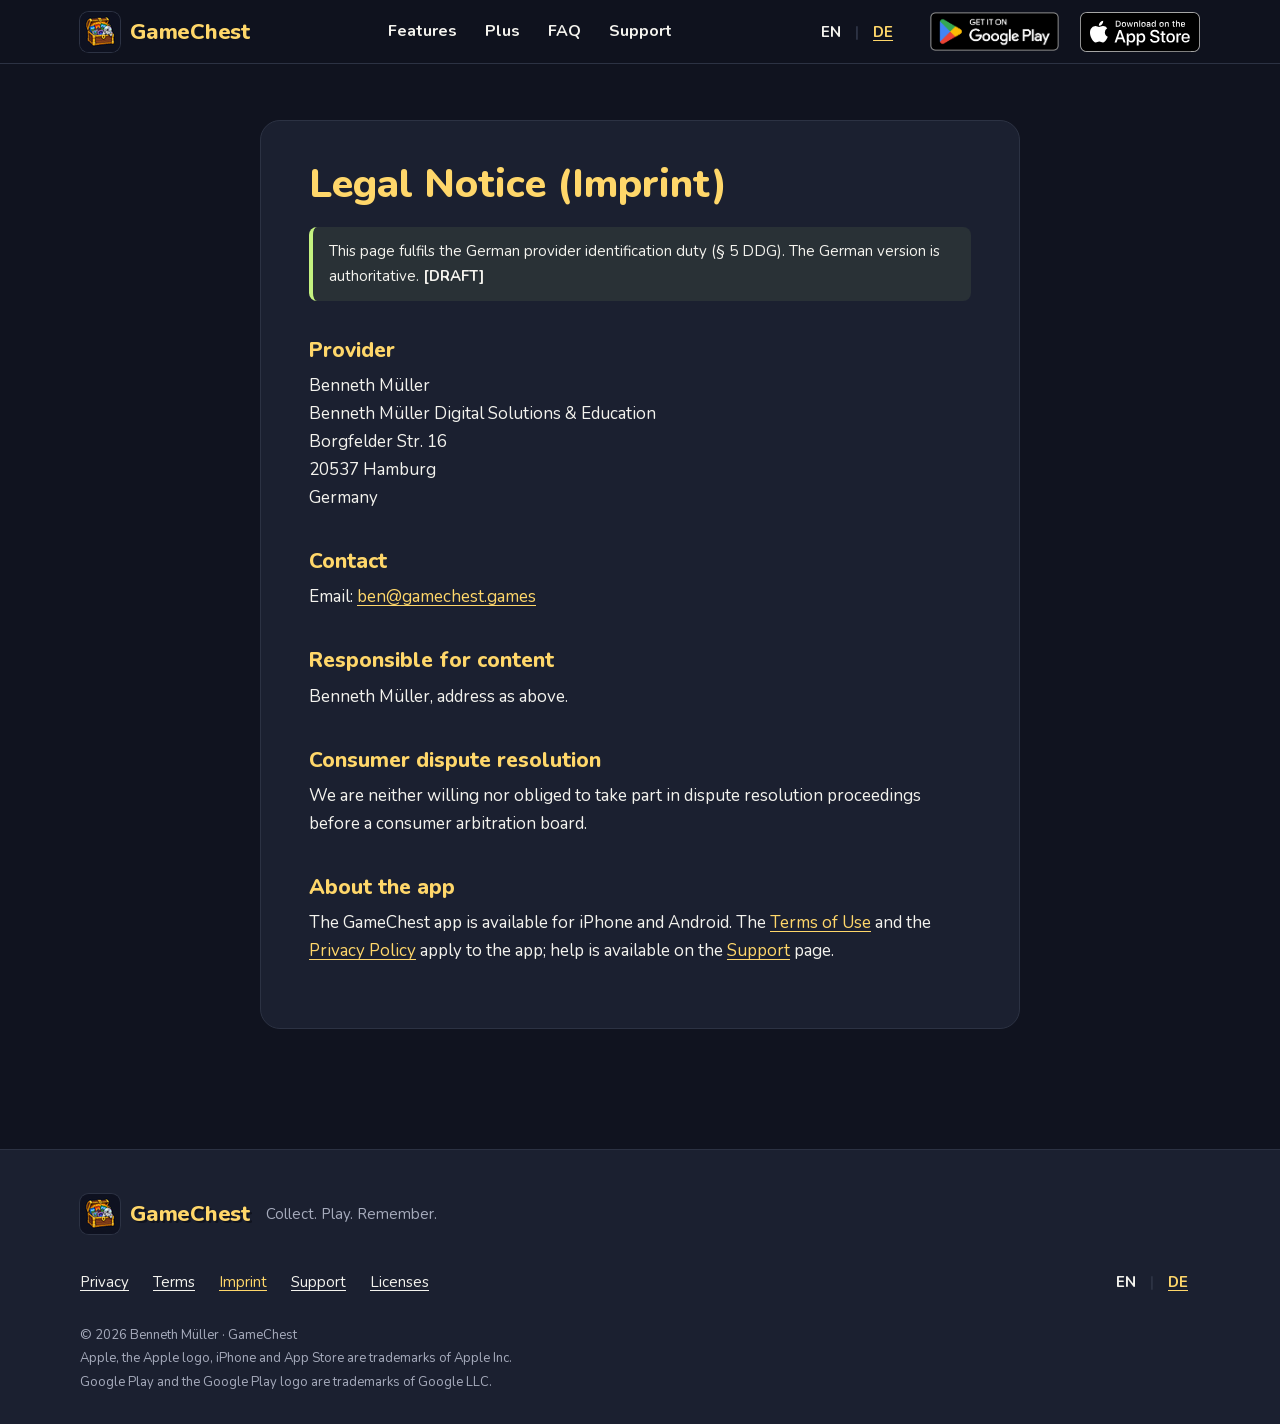
<file: imprint/index.html>
<!DOCTYPE html><html lang="en" class="nunito_c81cbedf-module__F6FspG__variable silkscreen_12bf01c6-module__xPTk9W__variable"><head><meta charSet="utf-8"/><meta name="viewport" content="width=device-width, initial-scale=1"/><link rel="preload" href="/_next/static/media/07454f8ad8aaac57-s.p.2kjei9psvcorz.woff2" as="font" crossorigin="" type="font/woff2"/><link rel="preload" href="/_next/static/media/37f34e4fcce0f2d4-s.p.3dosikwwiz7p4.woff2" as="font" crossorigin="" type="font/woff2"/><link rel="preload" href="/badges/google-play-en-us.png" as="image"/><link rel="preload" href="/badges/app-store-en-us.svg" as="image"/><style data-precedence="next" data-href="/_next/static/chunks/0uhvclvudsl5d.css /_next/static/chunks/0npsj62vupo9-.css">@font-face{font-family:Nunito;font-style:normal;font-weight:200 1000;font-display:swap;src:url(/_next/static/media/224e262ef877bfa4-s.1zkvd_innyig_.woff2)format("woff2");unicode-range:U+460-52F,U+1C80-1C8A,U+20B4,U+2DE0-2DFF,U+A640-A69F,U+FE2E-FE2F}@font-face{font-family:Nunito;font-style:normal;font-weight:200 1000;font-display:swap;src:url(/_next/static/media/7f11d98043fdedc9-s.2c8-7nzo1jf9r.woff2)format("woff2");unicode-range:U+301,U+400-45F,U+490-491,U+4B0-4B1,U+2116}@font-face{font-family:Nunito;font-style:normal;font-weight:200 1000;font-display:swap;src:url(/_next/static/media/e6d00ff86ef9e699-s.1vcas2uk12q5a.woff2)format("woff2");unicode-range:U+102-103,U+110-111,U+128-129,U+168-169,U+1A0-1A1,U+1AF-1B0,U+300-301,U+303-304,U+308-309,U+323,U+329,U+1EA0-1EF9,U+20AB}@font-face{font-family:Nunito;font-style:normal;font-weight:200 1000;font-display:swap;src:url(/_next/static/media/d8cb5ab3660140cd-s.2demiz2t05dx4.woff2)format("woff2");unicode-range:U+100-2BA,U+2BD-2C5,U+2C7-2CC,U+2CE-2D7,U+2DD-2FF,U+304,U+308,U+329,U+1D00-1DBF,U+1E00-1E9F,U+1EF2-1EFF,U+2020,U+20A0-20AB,U+20AD-20C4,U+2113,U+2C60-2C7F,U+A720-A7FF}@font-face{font-family:Nunito;font-style:normal;font-weight:200 1000;font-display:swap;src:url(/_next/static/media/07454f8ad8aaac57-s.p.2kjei9psvcorz.woff2)format("woff2");unicode-range:U+??,U+131,U+152-153,U+2BB-2BC,U+2C6,U+2DA,U+2DC,U+304,U+308,U+329,U+2000-206F,U+20AC,U+2122,U+2191,U+2193,U+2212,U+2215,U+FEFF,U+FFFD}@font-face{font-family:Nunito Fallback;src:local(Arial);ascent-override:99.71%;descent-override:34.82%;line-gap-override:0.0%;size-adjust:101.39%}.nunito_c81cbedf-module__F6FspG__className{font-family:Nunito,Nunito Fallback;font-style:normal}.nunito_c81cbedf-module__F6FspG__variable{--font-nunito:"Nunito", "Nunito Fallback"}
@font-face{font-family:Silkscreen;font-style:normal;font-weight:400;font-display:swap;src:url(/_next/static/media/26e9340776e0c8e8-s.3-pcjiz3ygyf8.woff2)format("woff2");unicode-range:U+100-2BA,U+2BD-2C5,U+2C7-2CC,U+2CE-2D7,U+2DD-2FF,U+304,U+308,U+329,U+1D00-1DBF,U+1E00-1E9F,U+1EF2-1EFF,U+2020,U+20A0-20AB,U+20AD-20C4,U+2113,U+2C60-2C7F,U+A720-A7FF}@font-face{font-family:Silkscreen;font-style:normal;font-weight:400;font-display:swap;src:url(/_next/static/media/37f34e4fcce0f2d4-s.p.3dosikwwiz7p4.woff2)format("woff2");unicode-range:U+??,U+131,U+152-153,U+2BB-2BC,U+2C6,U+2DA,U+2DC,U+304,U+308,U+329,U+2000-206F,U+20AC,U+2122,U+2191,U+2193,U+2212,U+2215,U+FEFF,U+FFFD}@font-face{font-family:Silkscreen Fallback;src:local(Arial);ascent-override:68.84%;descent-override:16.71%;line-gap-override:0.0%;size-adjust:149.62%}.silkscreen_12bf01c6-module__xPTk9W__className{font-family:Silkscreen,Silkscreen Fallback;font-style:normal;font-weight:400}.silkscreen_12bf01c6-module__xPTk9W__variable{--font-silkscreen:"Silkscreen", "Silkscreen Fallback"}
.legal-prose{max-width:68ch;color:var(--legal-ink);overflow-wrap:break-word;font-size:1.0625rem;line-height:1.65}.legal-prose h2{color:var(--legal-accent);margin:2.25rem 0 .5rem;scroll-margin-top:88px;font-size:1.3125rem;line-height:1.3}.legal-prose h3{color:var(--legal-accent-2);margin:1.5rem 0 .375rem;font-size:1.125rem;line-height:1.35}.legal-prose p,.legal-prose ul,.legal-prose ol{margin:0 0 .875rem}.legal-prose ul,.legal-prose ol{padding-left:1.375rem}.legal-prose li{margin:.25rem 0}.legal-meta{color:var(--legal-muted);margin:0 0 1.25rem;font-size:.9375rem}.legal-note{border-left:4px solid var(--legal-note);background:var(--legal-note-bg);border-radius:8px;margin:0 0 1.5rem;padding:.75rem 1rem;font-size:.9375rem}.legal-note p{margin:0}.legal-ph{background:var(--legal-ph-bg);color:var(--legal-accent);-webkit-hyphens:manual;hyphens:manual;-webkit-box-decoration-break:clone;box-decoration-break:clone;border-radius:4px;padding:0 .25rem;font-weight:700}.legal-address{font-style:normal}.legal-toc{background:var(--legal-surface);border:1px solid var(--legal-border);border-radius:14px;margin:0 0 1.5rem;padding:.875rem 1.25rem}.legal-toc-title{margin:0 0 .25rem;font-weight:700}.legal-toc ul{margin:0;padding:0;list-style:none}.legal-toc a{padding:.25rem 0;display:inline-block}.legal-table-wrap{margin:.625rem 0 1rem}.legal-table{border-collapse:collapse;width:100%;font-size:.9375rem}.legal-table th,.legal-table td{text-align:left;vertical-align:top;border-bottom:1px solid var(--legal-border);padding:.5rem}.legal-table th{color:var(--legal-accent-2);font-weight:700}@media (max-width:559.98px){.legal-table thead{clip-path:inset(50%);width:1px;height:1px;position:absolute;overflow:hidden}.legal-table,.legal-table tbody,.legal-table tr,.legal-table td{width:100%;display:block}.legal-table tr{border-bottom:1px solid var(--legal-border);padding:.5rem 0}.legal-table td{border:0;padding:.1875rem 0}.legal-table td:before{content:attr(data-label);color:var(--legal-accent-2);font-size:.8125rem;font-weight:700;display:block}}
:root{--lightningcss-light: ;--lightningcss-dark:initial;color-scheme:dark;--g-bg:#10131f;--g-panel:#1b2030;--g-elevated:#252b3d;--g-border:#2c3243;--g-ink:#f4f3ee;--g-muted:#a6abbc;--g-gold:#ffd76a;--g-amber:#ffcd68;--g-gold-sel:#44391f;--g-mint:#c4f280;--g-btn-edge:#ffe4af;--g-btn-text:#342419;--g-btn-shadow:#805337;--g-glow-in:#ffd76a55;--g-glow-out:#ffd76a00;--font-body:var(--font-nunito), system-ui, -apple-system, "Segoe UI", Roboto, Arial, sans-serif;--font-label:var(--font-silkscreen), ui-monospace, monospace;--font-display:var(--font-nunito), system-ui, -apple-system, "Segoe UI", Roboto, Arial, sans-serif;--g-deep:#080b13;--g-card-edge:#5f5130;--g-coin-edge:#9e6b19;--g-light-edge:#fff0b5;--container:1120px;--gutter:16px;--header-h:64px;--section-gap:96px;--radius-card:20px;--bevel:10px;--legal-ink:var(--g-ink);--legal-muted:var(--g-muted);--legal-accent:var(--g-gold);--legal-accent-2:var(--g-amber);--legal-surface:var(--g-elevated);--legal-border:var(--g-border);--legal-note:var(--g-mint);--legal-note-bg:#c4f28014;--legal-ph-bg:#ffd76a29}@media (min-width:481px){:root{--gutter:24px}}@media (min-width:768px){:root{--section-gap:120px}}@media (min-width:1025px){:root{--gutter:32px}}*,:before,:after{box-sizing:border-box}html{-moz-text-size-adjust:100%;text-size-adjust:100%;scroll-padding-top:calc(var(--header-h) + 16px)}@media (prefers-reduced-motion:no-preference){html{scroll-behavior:smooth}}body{background:var(--g-bg);color:var(--g-ink);font-family:var(--font-body);overflow-wrap:break-word;margin:0;font-size:1.0625rem;line-height:1.6}@media (min-width:768px){body{font-size:1.125rem}}img,picture,svg{max-width:100%;display:block}img{height:auto}h1,h2,h3{text-wrap:balance;margin:0;font-weight:800}p{text-wrap:pretty;margin:0}a{color:var(--g-gold);text-underline-offset:3px;text-decoration-thickness:1px}a:hover{text-decoration-thickness:2px}:focus-visible{outline:3px solid var(--g-mint);outline-offset:3px;border-radius:4px}.container{width:100%;max-width:calc(var(--container) + 2 * var(--gutter));padding-inline:var(--gutter);margin-inline:auto}.visually-hidden{clip-path:inset(50%);white-space:nowrap;border:0;width:1px;height:1px;margin:-1px;padding:0;overflow:hidden;position:absolute!important}.skip-link{z-index:100;background:var(--g-amber);color:var(--g-btn-text);font-family:var(--font-display);border:2px solid var(--g-btn-edge);border-bottom:5px solid var(--g-btn-shadow);border-radius:16px;padding:12px 16px;font-size:1.25rem;font-weight:800;text-decoration:none;position:absolute;top:-100px;left:12px}.skip-link:focus{top:12px}.pixel{image-rendering:pixelated}.eyebrow{font-family:var(--font-label);letter-spacing:.12em;text-transform:uppercase;color:var(--g-gold);margin:0 0 12px;font-size:.6875rem;line-height:1.4;display:inline-block}@media (min-width:768px){.eyebrow{font-size:.75rem}}.h2{font-family:var(--font-display);color:var(--g-gold);font-size:2rem;font-weight:800;line-height:1.15}.h2:after{content:"";background:var(--g-gold);width:48px;height:4px;margin-top:16px;display:block}.h2.center:after{margin-inline:auto}@media (min-width:768px){.h2{font-size:2.625rem;line-height:1.1}}.h3{font-family:var(--font-display);color:var(--g-ink);font-size:1.375rem;font-weight:800;line-height:1.3}@media (min-width:768px){.h3{font-size:1.5rem}}.muted{color:var(--g-muted);font-size:.9375rem;line-height:1.55}@media (min-width:768px){.muted{font-size:1rem}}.btn{min-height:54px;font:inherit;font-family:var(--font-display);text-align:center;border-radius:16px;justify-content:center;align-items:center;gap:8px;padding:12px 22px;font-size:1.25rem;font-weight:800;line-height:1.2;text-decoration:none;transition:transform .12s cubic-bezier(.33,1,.68,1),border-bottom-width .12s cubic-bezier(.33,1,.68,1);display:inline-flex}.btn-secondary{background:var(--g-elevated);color:var(--g-ink);border:1.4px solid var(--g-border);border-bottom:5px solid var(--g-deep)}a.btn-secondary:hover{border-color:var(--g-gold);border-bottom-color:var(--g-deep)}.btn-primary{background:var(--g-amber);color:var(--g-btn-text);border:2px solid var(--g-btn-edge);border-bottom:5px solid var(--g-btn-shadow);box-shadow:inset 0 1px #ffffff38}a.btn-primary:hover{filter:brightness(1.04)}a.btn-primary:active,a.btn-secondary:active{border-bottom-width:1.5px;transition-duration:80ms;transform:translateY(3.5px)}@media (prefers-reduced-motion:reduce){.btn{transition:none}}.coin{z-index:1;background:var(--g-gold);border-bottom:3px solid var(--g-coin-edge);width:32px;height:32px;color:var(--g-bg);font-family:var(--font-body);border-radius:35%;flex:none;justify-content:center;align-items:center;font-size:.875rem;font-weight:800;line-height:1;display:inline-flex;position:relative}.coin--done{color:#0000}.coin--done:after{content:"";border:solid var(--g-bg);border-width:0 3px 3px 0;width:6px;height:11px;position:absolute;transform:translateY(-2px)rotate(45deg)}.coin--current{outline:2px solid var(--g-light-edge);outline-offset:-2px}@media (min-width:768px){.coin{width:36px;height:36px;font-size:.9375rem}}.rail{z-index:0;background:var(--g-elevated);border-bottom:2px solid var(--g-deep);pointer-events:none;border-radius:3px;height:6px;position:absolute}.rail--gold{background:var(--g-gold)}.prose a{text-decoration:underline}
.not-found-module__Qxt1xq__main{max-width:calc(640px + 2 * var(--gutter));padding:64px var(--gutter);flex-direction:column;gap:40px;margin:0 auto;display:flex}.not-found-module__Qxt1xq__mark{width:64px;height:64px}.not-found-module__Qxt1xq__block{flex-direction:column;align-items:flex-start;gap:12px;display:flex}.not-found-module__Qxt1xq__block+.not-found-module__Qxt1xq__block{border-top:1px solid var(--g-border);padding-top:40px}.not-found-module__Qxt1xq__title{color:var(--g-gold);font-size:2rem;line-height:1.15}
.BrandMark-module__Vly-dW__mark{align-items:center;gap:10px;min-width:0;display:inline-flex}.BrandMark-module__Vly-dW__icon{box-shadow:0 0 0 1px var(--g-border);border-radius:22%;flex:none}.BrandMark-module__Vly-dW__name{font-family:var(--font-display);color:var(--g-gold);letter-spacing:-.01em;white-space:nowrap;text-shadow:2px 2px 0 var(--g-bg);font-weight:800;line-height:1}.BrandMark-module__Vly-dW__sm .BrandMark-module__Vly-dW__icon{width:40px;height:40px}.BrandMark-module__Vly-dW__sm .BrandMark-module__Vly-dW__name{font-size:1.375rem}.BrandMark-module__Vly-dW__lg{gap:16px}.BrandMark-module__Vly-dW__lg .BrandMark-module__Vly-dW__icon{width:88px;height:88px}.BrandMark-module__Vly-dW__lg .BrandMark-module__Vly-dW__name{font-size:clamp(2.25rem,11vw,4rem)}@media (min-width:1024px){.BrandMark-module__Vly-dW__lg .BrandMark-module__Vly-dW__icon{width:128px;height:128px}}
.LangSwitch-module__xMFtda__switch{align-items:center;gap:2px;font-size:.9375rem;font-weight:700;display:flex}.LangSwitch-module__xMFtda__current,.LangSwitch-module__xMFtda__link{justify-content:center;align-items:center;min-width:44px;min-height:48px;padding:0 8px;display:inline-flex}.LangSwitch-module__xMFtda__current{color:var(--g-ink)}.LangSwitch-module__xMFtda__link{color:var(--g-gold);text-underline-offset:3px;text-decoration:underline}.LangSwitch-module__xMFtda__sep{color:var(--g-border)}
.Footer-module__IpM4KW__footer{background:var(--g-panel);border-top:1px solid var(--g-border);margin-top:var(--section-gap);padding:40px 0 32px}.Footer-module__IpM4KW__inner{flex-direction:column;gap:20px;display:flex}.Footer-module__IpM4KW__brandRow{flex-wrap:wrap;align-items:center;gap:8px 16px;display:flex}.Footer-module__IpM4KW__brand{align-items:center;min-height:48px;text-decoration:none;display:inline-flex}.Footer-module__IpM4KW__tagline{color:var(--g-muted);font-size:.9375rem}.Footer-module__IpM4KW__linkRow{flex-wrap:wrap;justify-content:space-between;align-items:center;gap:8px 24px;display:flex}.Footer-module__IpM4KW__links{flex-wrap:wrap;gap:0 4px;margin:0;padding:0;list-style:none;display:flex}.Footer-module__IpM4KW__links a{min-height:48px;color:var(--g-ink);text-underline-offset:3px;align-items:center;margin-left:-10px;margin-right:10px;padding:0 10px;font-size:.9375rem;display:inline-flex}.Footer-module__IpM4KW__links a:hover,.Footer-module__IpM4KW__links a[aria-current=page]{color:var(--g-gold)}.Footer-module__IpM4KW__small{color:var(--g-muted);flex-direction:column;gap:4px;font-size:.8125rem;line-height:1.5;display:flex}
.Header-module__NAGPiW__header{z-index:50;height:var(--header-h);background:var(--g-bg);border-bottom:1px solid var(--g-border);position:sticky;top:0}@supports ((-webkit-backdrop-filter:blur(8px)) or (backdrop-filter:blur(8px))){.Header-module__NAGPiW__header{-webkit-backdrop-filter:blur(8px);backdrop-filter:blur(8px);background:#10131feb}}.Header-module__NAGPiW__inner{justify-content:space-between;align-items:center;gap:16px;height:100%;display:flex}.Header-module__NAGPiW__brand{flex:none;align-items:center;min-height:48px;text-decoration:none;display:inline-flex}.Header-module__NAGPiW__nav{display:none}.Header-module__NAGPiW__end{align-items:center;gap:16px;display:flex}.Header-module__NAGPiW__cta{display:none}@media (min-width:768px){.Header-module__NAGPiW__nav{gap:4px;margin-inline:auto;display:flex}.Header-module__NAGPiW__nav a{min-height:48px;color:var(--g-ink);align-items:center;padding:0 12px;font-size:1rem;font-weight:700;text-decoration:none;display:inline-flex}.Header-module__NAGPiW__nav a:hover,.Header-module__NAGPiW__nav a[aria-current=page]{color:var(--g-gold)}}@media (min-width:1024px){.Header-module__NAGPiW__cta{display:block}}
.PhoneFrame-module__8nVjmW__stage{width:100%;max-width:320px;margin-inline:auto;padding:24px 0 28px;position:relative}.PhoneFrame-module__8nVjmW__stage:before{content:"";pointer-events:none;background:radial-gradient(70% 60% at 50% 35%,#ffd76a2e,#ffd76a00 70%);position:absolute;inset:-8% -18% 0}.PhoneFrame-module__8nVjmW__stage:after{content:"";filter:blur(5px);pointer-events:none;background:#0000008c;border-radius:50%;width:62%;height:14px;position:absolute;bottom:4px;left:19%}.PhoneFrame-module__8nVjmW__frame{background:var(--g-bg);border:3px solid var(--g-gold);border-radius:28px;width:100%;padding:6px;position:relative;box-shadow:0 6px #9e6b19,0 24px 60px -30px #000}.PhoneFrame-module__8nVjmW__img{aspect-ratio:1320/2868;background:var(--g-panel);border-radius:19px;width:100%;height:auto;box-shadow:inset 0 0 0 1px #ffffff0a}.PhoneFrame-module__8nVjmW__cropStage:before{inset:-8% -6% 0}.PhoneFrame-module__8nVjmW__crop{height:300px;overflow:hidden}.PhoneFrame-module__8nVjmW__crop picture{height:100%}.PhoneFrame-module__8nVjmW__crop .PhoneFrame-module__8nVjmW__img{aspect-ratio:auto;object-fit:cover;object-position:top;height:100%}@media (min-width:1024px){.PhoneFrame-module__8nVjmW__crop{height:360px}}@media (prefers-reduced-motion:no-preference){.PhoneFrame-module__8nVjmW__float{animation:6s ease-in-out infinite PhoneFrame-module__8nVjmW__float}}@keyframes PhoneFrame-module__8nVjmW__float{0%,to{transform:translateY(0)}50%{transform:translateY(-6px)}}
.Feature-module__i2wIta__feature{counter-increment:feature;align-items:center;gap:40px;display:grid}.Feature-module__i2wIta__feature+.Feature-module__i2wIta__feature{margin-top:var(--section-gap)}.Feature-module__i2wIta__eyebrow:before{content:counter(feature, decimal-leading-zero) " · "}.Feature-module__i2wIta__text{max-width:56ch}.Feature-module__i2wIta__body{flex-direction:column;gap:16px;margin-top:24px;display:flex}.Feature-module__i2wIta__list{flex-direction:column;gap:12px;margin:0;padding:0;list-style:none;display:flex}.Feature-module__i2wIta__list li{align-items:flex-start;gap:12px;display:flex}.Feature-module__i2wIta__icon{color:var(--g-gold);flex:none;margin-top:2px}.Feature-module__i2wIta__media{justify-content:center;display:flex;overflow-x:clip}@media (min-width:768px){.Feature-module__i2wIta__feature{grid-template-columns:7fr 5fr;gap:48px}.Feature-module__i2wIta__feature:nth-of-type(2n) .Feature-module__i2wIta__text{order:2}.Feature-module__i2wIta__feature:nth-of-type(2n) .Feature-module__i2wIta__media{order:1}.Feature-module__i2wIta__feature:nth-of-type(2n) .Feature-module__i2wIta__stage:before{background:radial-gradient(70% 60% at 40% 35%,#ffd76a2e,#ffd76a00 70%)}}.Feature-module__i2wIta__second{display:none}@media (min-width:1024px){.Feature-module__i2wIta__duo{align-items:flex-start;gap:0}.Feature-module__i2wIta__duo>.Feature-module__i2wIta__stage:first-child{z-index:1;max-width:270px}.Feature-module__i2wIta__duo .Feature-module__i2wIta__second{opacity:.92;max-width:220px;margin:90px 0 0 -40px;display:block}}
.Faq-module__MGuq4G__list{flex-direction:column;gap:12px;display:flex}.Faq-module__MGuq4G__item{background:var(--g-panel);border:1px solid var(--g-border);border-radius:16px}.Faq-module__MGuq4G__item[open]{border-color:var(--g-gold-sel)}.Faq-module__MGuq4G__summary{cursor:pointer;border-radius:16px;justify-content:space-between;align-items:center;gap:16px;min-height:56px;padding:14px 18px;list-style:none;display:flex}.Faq-module__MGuq4G__summary::-webkit-details-marker{display:none}.Faq-module__MGuq4G__summary:hover .Faq-module__MGuq4G__q{color:var(--g-gold)}.Faq-module__MGuq4G__q{font-size:1.0625rem;font-weight:700;line-height:1.35}.Faq-module__MGuq4G__marker{flex:none;width:16px;height:16px;position:relative}.Faq-module__MGuq4G__marker:before,.Faq-module__MGuq4G__marker:after{content:"";background:var(--g-gold);width:16px;height:2px;position:absolute;top:7px;left:0}.Faq-module__MGuq4G__marker:after{transform:rotate(90deg)}.Faq-module__MGuq4G__item[open] .Faq-module__MGuq4G__marker:after{transform:none}.Faq-module__MGuq4G__a{color:var(--g-ink);padding:0 18px 18px}@media (min-width:768px){.Faq-module__MGuq4G__q{font-size:1.125rem}}
.StoreCta-module__rHBbvG__wrap{flex-direction:column;align-items:flex-start;gap:10px;display:flex}.StoreCta-module__rHBbvG__badges{flex-wrap:wrap;align-items:center;gap:8px 12px;display:flex}.StoreCta-module__rHBbvG__badge{border-radius:10px;line-height:0;display:inline-block}.StoreCta-module__rHBbvG__playImg{width:auto;height:64px}.StoreCta-module__rHBbvG__compact .StoreCta-module__rHBbvG__playImg{height:57px}.StoreCta-module__rHBbvG__soon{background:var(--g-elevated);border:1.4px solid var(--g-border);border-bottom:4px solid var(--g-deep);cursor:default;border-radius:10px;flex-direction:column;justify-content:center;max-width:100%;min-height:46px;margin:0;padding:5px 14px 6px;display:inline-flex}.StoreCta-module__rHBbvG__soonLabel{font-family:var(--font-label);letter-spacing:.08em;text-transform:uppercase;color:var(--g-ink);font-size:.75rem;line-height:1.3}.StoreCta-module__rHBbvG__soonNote{color:var(--g-muted);font-size:.8125rem;line-height:1.3}.StoreCta-module__rHBbvG__pill{cursor:default;-webkit-user-select:text;user-select:text;white-space:normal;text-align:left;max-width:100%;margin:0}.StoreCta-module__rHBbvG__subline{color:var(--g-muted);font-size:.875rem}.StoreCta-module__rHBbvG__appleImg{width:auto;height:45px;display:block}.StoreCta-module__rHBbvG__compact .StoreCta-module__rHBbvG__appleImg{height:40px}
.Journey-module__R5UgHW__section{margin-top:var(--section-gap);overflow-x:clip}.Journey-module__R5UgHW__head{max-width:62ch}.Journey-module__R5UgHW__lead{max-width:54ch;margin-top:20px}.Journey-module__R5UgHW__journey{gap:48px;margin-top:40px;display:grid}.Journey-module__R5UgHW__stage{display:none}.Journey-module__R5UgHW__steps{gap:56px;margin:0;padding:0;list-style:none;display:grid}.Journey-module__R5UgHW__step{gap:24px;display:grid}.Journey-module__R5UgHW__text{flex-direction:column;align-items:flex-start;gap:12px;min-width:0;display:flex}.Journey-module__R5UgHW__coin{margin-bottom:4px}.Journey-module__R5UgHW__body{color:var(--g-muted);max-width:48ch}.Journey-module__R5UgHW__pills{flex-wrap:wrap;gap:8px;margin:0;padding:0;list-style:none;display:flex}.Journey-module__R5UgHW__pill{font-family:var(--font-label);letter-spacing:.12em;text-transform:uppercase;color:var(--g-gold);background:var(--g-gold-sel);border-radius:999px;padding:6px 12px;font-size:.6875rem;line-height:1.4}.Journey-module__R5UgHW__cta{margin-top:8px}.Journey-module__R5UgHW__media{justify-content:center;min-width:0;display:flex;position:relative}.Journey-module__R5UgHW__crop{max-width:300px}.Journey-module__R5UgHW__chip{background:var(--g-elevated);border:1px solid var(--g-gold);border-bottom:3px solid var(--g-coin-edge);color:var(--g-ink);white-space:nowrap;border-radius:999px;align-items:center;gap:8px;padding:8px 14px 8px 12px;font-size:.9375rem;font-weight:700;line-height:1.2;display:inline-flex;box-shadow:0 14px 30px -12px #000}.Journey-module__R5UgHW__chipIcon{color:var(--g-gold);flex:none}.Journey-module__R5UgHW__cover{aspect-ratio:3/4;border:2px solid var(--g-gold);background:radial-gradient(circle at 64% 30%, var(--g-gold) 0 9px, transparent 10px), linear-gradient(180deg, #23305a 0 56%, #3a8a5c 56% 72%, #6a4a30 72%);border-radius:6px;width:54px;display:block;box-shadow:inset 0 0 0 2px #ffffff1f,0 8px 16px #00000080}.Journey-module__R5UgHW__chest{filter:drop-shadow(0 10px 14px #0000008c);width:150px;display:block;position:relative}.Journey-module__R5UgHW__chest:before{content:"";background:radial-gradient(closest-side, var(--g-glow-in), var(--g-glow-out));z-index:-1;position:absolute;inset:-20% -20% -10%}.Journey-module__R5UgHW__chestImg{width:100%;height:auto}.Journey-module__R5UgHW__mediaChip{z-index:2;position:absolute;top:36px;right:max(0px,50% - 176px)}.Journey-module__R5UgHW__mediaChest{z-index:3;position:absolute;bottom:12px;left:max(-8px,50% - 196px)}.Journey-module__R5UgHW__mediaCover{z-index:2;position:absolute;bottom:64px;left:max(32px,50% - 156px)}.Journey-module__R5UgHW__stageChip,.Journey-module__R5UgHW__stageCover,.Journey-module__R5UgHW__stageChest,.Journey-module__R5UgHW__stageCat{opacity:0;position:absolute}.Journey-module__R5UgHW__stageChip{z-index:3;top:16%;right:-36%}.Journey-module__R5UgHW__stageChest{z-index:3;width:190px;bottom:-6px;left:-124px}.Journey-module__R5UgHW__stageCover{z-index:2;width:64px;bottom:48px;left:-60px}.Journey-module__R5UgHW__stageCat{z-index:3;bottom:6px;right:-72px}.Journey-module__R5UgHW__stageCat img{width:112px;height:112px}@media (min-width:768px){.Journey-module__R5UgHW__journey{margin-top:48px}.Journey-module__R5UgHW__steps{gap:72px}.Journey-module__R5UgHW__step{grid-template-columns:minmax(0,1fr) minmax(0,1fr);align-items:center;gap:40px}}@media (prefers-reduced-motion:no-preference){@supports (animation-timeline:view()){.Journey-module__R5UgHW__step{animation:linear both Journey-module__R5UgHW__rise;animation-timeline:view();animation-range:entry entry 70%}.Journey-module__R5UgHW__mediaChip{animation:linear both Journey-module__R5UgHW__chip-in;animation-timeline:view();animation-range:entry}.Journey-module__R5UgHW__mediaCover{animation:linear both Journey-module__R5UgHW__cover-drop;animation-timeline:view();animation-range:entry cover 45%}@media (min-width:1024px){.Journey-module__R5UgHW__journey{timeline-scope:--journey;grid-template-columns:minmax(0,5fr) minmax(0,7fr);align-items:start;gap:64px}.Journey-module__R5UgHW__stage{top:var(--header-h);height:calc(100vh - var(--header-h));justify-content:center;align-items:center;display:flex;position:sticky}.Journey-module__R5UgHW__wrap{position:relative}.Journey-module__R5UgHW__wrap:before{content:"";pointer-events:none;background:radial-gradient(60% 55% at 50% 40%,#ffd76a29,#ffd76a00 70%);position:absolute;inset:-10% -40% -6%}.Journey-module__R5UgHW__phone{z-index:1;background:var(--g-bg);border:3px solid var(--g-gold);box-shadow:0 6px 0 var(--g-coin-edge), 0 24px 60px -30px #000;border-radius:28px;padding:6px;position:relative}.Journey-module__R5UgHW__screens{height:min(600px, calc(100vh - var(--header-h) - 128px));aspect-ratio:1320/2868;background:var(--g-panel);border-radius:19px;position:relative;overflow:hidden;box-shadow:inset 0 0 0 1px #ffffff0a}.Journey-module__R5UgHW__screens picture{position:absolute;inset:0}.Journey-module__R5UgHW__screens img{width:100%;height:100%}.Journey-module__R5UgHW__screens picture,.Journey-module__R5UgHW__stageChip,.Journey-module__R5UgHW__stageCover,.Journey-module__R5UgHW__stageChest,.Journey-module__R5UgHW__stageCat{animation-timing-function:linear;animation-fill-mode:both;animation-timeline:--journey;animation-range:cover calc(50vh - var(--header-h) / 2) cover calc(100% - 50vh - var(--header-h) / 2)}.Journey-module__R5UgHW__screens picture:nth-child(2){animation-name:Journey-module__R5UgHW__screen-2}.Journey-module__R5UgHW__screens picture:nth-child(3){animation-name:Journey-module__R5UgHW__screen-3}.Journey-module__R5UgHW__screens picture:nth-child(4){animation-name:Journey-module__R5UgHW__screen-4}.Journey-module__R5UgHW__screens picture:nth-child(5){animation-name:Journey-module__R5UgHW__screen-5}.Journey-module__R5UgHW__screens picture:nth-child(6){animation-name:Journey-module__R5UgHW__screen-6}.Journey-module__R5UgHW__stageChip{animation-name:Journey-module__R5UgHW__stage-chip}.Journey-module__R5UgHW__stageCover{animation-name:Journey-module__R5UgHW__stage-cover}.Journey-module__R5UgHW__stageChest{animation-name:Journey-module__R5UgHW__stage-chest}.Journey-module__R5UgHW__stageCat{animation-name:Journey-module__R5UgHW__stage-cat}.Journey-module__R5UgHW__steps{view-timeline-name:--journey;grid-auto-rows:1fr;gap:0}.Journey-module__R5UgHW__step{grid-template-columns:minmax(0,1fr);align-content:center;min-height:72vh;padding-block:24px;animation:linear both Journey-module__R5UgHW__focus;animation-timeline:view();animation-range:cover}.Journey-module__R5UgHW__media{display:none}.Journey-module__R5UgHW__text{max-width:52ch}}}}@keyframes Journey-module__R5UgHW__rise{0%{opacity:0;transform:translateY(28px)}to{opacity:1;transform:none}}@keyframes Journey-module__R5UgHW__chip-in{0%{opacity:0;transform:translate(140px,-40px)rotate(10deg)}to{opacity:1;transform:none}}@keyframes Journey-module__R5UgHW__cover-drop{0%{opacity:0;transform:translateY(-170px)rotate(-16deg)}20%{opacity:1}to{opacity:1;transform:translateY(0)rotate(8deg)scale(.82)}}@keyframes Journey-module__R5UgHW__focus{0%{opacity:.2;transform:translateY(24px)}36%{opacity:1;transform:none}64%{opacity:1;transform:none}to{opacity:.2;transform:translateY(-16px)}}@keyframes Journey-module__R5UgHW__screen-2{0%,14.2%{opacity:0;transform:translateY(14px)}19.2%,to{opacity:1;transform:none}}@keyframes Journey-module__R5UgHW__screen-3{0%,30.8%{opacity:0;transform:translateY(14px)}35.8%,to{opacity:1;transform:none}}@keyframes Journey-module__R5UgHW__screen-4{0%,47.5%{opacity:0;transform:translateY(14px)}52.5%,to{opacity:1;transform:none}}@keyframes Journey-module__R5UgHW__screen-5{0%,64.2%{opacity:0;transform:translateY(14px)}69.2%,to{opacity:1;transform:none}}@keyframes Journey-module__R5UgHW__screen-6{0%,80.8%{opacity:0;transform:translateY(14px)}85.8%,to{opacity:1;transform:none}}@keyframes Journey-module__R5UgHW__stage-chip{0%{opacity:0;transform:translate(150px,-100px)rotate(12deg)}4%{opacity:1}11%{opacity:1;transform:translate(0)rotate(0)}14.5%{opacity:1;transform:translate(-40px,70px)scale(.7)}17%{opacity:0;transform:translate(-60px,110px)scale(.3)}to{opacity:0;transform:translate(-60px,110px)scale(.3)}}@keyframes Journey-module__R5UgHW__stage-chest{0%,32%{opacity:0;transform:translateY(40px)}36%,50%{opacity:1;transform:none}54%,to{opacity:0;transform:translateY(24px)}}@keyframes Journey-module__R5UgHW__stage-cover{0%,36%{opacity:0;transform:translate(150px,-150px)rotate(-6deg)scale(.7)}37.5%{opacity:1;transform:translate(130px,-190px)rotate(-14deg)scale(.9)}44%{opacity:1;transform:translate(0)rotate(8deg)scale(.8)}46%,to{opacity:0;transform:translateY(0)rotate(8deg)scale(.8)}}@keyframes Journey-module__R5UgHW__stage-cat{0%,81%{opacity:0;transform:translateY(36px)}86%,to{opacity:1;transform:none}}
.PlusPanel-module__cxTOQW__section{margin-top:var(--section-gap)}.PlusPanel-module__cxTOQW__outer{--bev:16px;background:var(--g-gold);clip-path:polygon(var(--bev) 0, calc(100% - var(--bev)) 0, 100% var(--bev), 100% calc(100% - var(--bev)), calc(100% - var(--bev)) 100%, var(--bev) 100%, 0 calc(100% - var(--bev)), 0 var(--bev));padding:2px}.PlusPanel-module__cxTOQW__card{--bev-in:15.2px;background:var(--g-panel);clip-path:polygon(var(--bev-in) 0, calc(100% - var(--bev-in)) 0, 100% var(--bev-in), 100% calc(100% - var(--bev-in)), calc(100% - var(--bev-in)) 100%, var(--bev-in) 100%, 0 calc(100% - var(--bev-in)), 0 var(--bev-in));gap:32px;padding:32px 20px;display:grid}.PlusPanel-module__cxTOQW__chest{background:radial-gradient(closest-side, var(--g-glow-in), var(--g-glow-out));justify-content:center;align-items:center;display:flex}.PlusPanel-module__cxTOQW__chestImg{width:192px;height:auto}.PlusPanel-module__cxTOQW__text{flex-direction:column;gap:16px;min-width:0;display:flex}.PlusPanel-module__cxTOQW__text>.h2{margin-bottom:8px}.PlusPanel-module__cxTOQW__lead{font-size:1.0625rem}.PlusPanel-module__cxTOQW__list{flex-direction:column;gap:12px;margin:0;padding-left:1.25rem;display:flex}.PlusPanel-module__cxTOQW__list li::marker{color:var(--g-gold)}.PlusPanel-module__cxTOQW__itemTitle{color:var(--g-ink);font-weight:800;display:block}.PlusPanel-module__cxTOQW__accent{color:var(--g-gold);font-style:normal}.PlusPanel-module__cxTOQW__itemText{color:var(--g-muted);display:block}.PlusPanel-module__cxTOQW__note{font-size:.875rem}.PlusPanel-module__cxTOQW__honest{background:var(--g-elevated);border-radius:14px;padding:16px 18px;font-size:1rem}.PlusPanel-module__cxTOQW__honest strong{color:var(--g-gold)}.PlusPanel-module__cxTOQW__price{font-size:1rem;font-weight:700}.PlusPanel-module__cxTOQW__fine{color:var(--g-muted);font-size:.8125rem;line-height:1.55}.PlusPanel-module__cxTOQW__fine a{color:var(--g-gold)}.PlusPanel-module__cxTOQW__shot{justify-content:center;display:flex;overflow-x:clip}.PlusPanel-module__cxTOQW__shot .PlusPanel-module__cxTOQW__frame{width:min(260px,100%)}@media (min-width:768px){.PlusPanel-module__cxTOQW__card{grid-template:"chest text""shot text"1fr/200px minmax(0,1fr);align-items:start;padding:40px}.PlusPanel-module__cxTOQW__shot .PlusPanel-module__cxTOQW__frame{width:200px}.PlusPanel-module__cxTOQW__chest{background:radial-gradient(closest-side, var(--g-glow-in), var(--g-glow-out));grid-area:chest;justify-content:flex-start}.PlusPanel-module__cxTOQW__chestImg{width:200px}.PlusPanel-module__cxTOQW__text{grid-area:text}.PlusPanel-module__cxTOQW__shot{grid-area:shot;align-items:flex-start}}@media (min-width:1024px){.PlusPanel-module__cxTOQW__card{grid-template-columns:260px minmax(0,1fr);grid-template-areas:"chest text""shot text";align-items:start;gap:32px 40px}.PlusPanel-module__cxTOQW__shot .PlusPanel-module__cxTOQW__frame{width:240px}.PlusPanel-module__cxTOQW__chest{background:radial-gradient(closest-side, var(--g-glow-in), var(--g-glow-out));justify-content:center;padding-top:24px}}
.PrivacyStrip-module__Abr37G__section{margin-top:var(--section-gap)}.PrivacyStrip-module__Abr37G__grid{grid-template-columns:repeat(2,minmax(0,1fr));gap:12px;margin:32px 0 0;padding:0;list-style:none;display:grid}.PrivacyStrip-module__Abr37G__card{background:var(--g-panel);border:1px solid var(--g-border);border-radius:var(--radius-card);flex-direction:column;gap:8px;padding:16px;display:flex}.PrivacyStrip-module__Abr37G__icon{color:var(--g-gold)}.PrivacyStrip-module__Abr37G__title{color:var(--g-ink);font-size:1.0625rem;font-weight:700;line-height:1.3}.PrivacyStrip-module__Abr37G__text{color:var(--g-muted);font-size:.9375rem;line-height:1.55}.PrivacyStrip-module__Abr37G__more{margin-top:24px}.PrivacyStrip-module__Abr37G__more a{align-items:center;min-height:48px;font-weight:700;display:inline-flex}@media (max-width:399.98px){.PrivacyStrip-module__Abr37G__grid{grid-template-columns:1fr}}@media (min-width:480px){.PrivacyStrip-module__Abr37G__grid{gap:16px}.PrivacyStrip-module__Abr37G__card{padding:24px}}@media (min-width:768px){.PrivacyStrip-module__Abr37G__grid{grid-template-columns:repeat(4,minmax(0,1fr))}.PrivacyStrip-module__Abr37G__title{font-size:1.25rem}}.PrivacyStrip-module__Abr37G__note{max-width:68ch;margin-top:20px;font-size:.9375rem;line-height:1.55}
.SharedChest-module__Rjm_9W__section{margin-top:var(--section-gap)}.SharedChest-module__Rjm_9W__card{background:linear-gradient(160deg, var(--g-panel) 0%, var(--g-elevated) 100%);border:1px solid var(--g-border);border-bottom:5px solid var(--g-deep);border-radius:24px;align-items:center;gap:24px;padding:28px 20px 8px;display:grid;overflow:hidden}.SharedChest-module__Rjm_9W__text{min-width:0}.SharedChest-module__Rjm_9W__body{max-width:56ch;margin-top:24px}.SharedChest-module__Rjm_9W__pill{border:1px dashed var(--g-card-edge);font-family:var(--font-label);letter-spacing:.08em;text-transform:uppercase;color:var(--g-muted);overflow-wrap:anywhere;border-radius:12px;margin-top:20px;padding:8px 14px;font-size:.6875rem;line-height:1.6;display:inline-block}.SharedChest-module__Rjm_9W__media{justify-content:center;display:flex;overflow-x:clip}.SharedChest-module__Rjm_9W__frame{max-width:260px}@media (min-width:768px){.SharedChest-module__Rjm_9W__card{grid-template-columns:minmax(0,1fr) 260px;gap:40px;padding:40px 48px 16px}}
.Sources-module__RbbWia__section{align-items:center;gap:32px;margin-top:72px;display:grid}.Sources-module__RbbWia__text{min-width:0}.Sources-module__RbbWia__body{max-width:60ch;margin-top:24px}.Sources-module__RbbWia__label{font-family:var(--font-label);letter-spacing:.12em;text-transform:uppercase;color:var(--g-muted);margin-top:24px;font-size:.6875rem}.Sources-module__RbbWia__pills{flex-wrap:wrap;gap:8px;margin:10px 0 0;padding:0;list-style:none;display:flex}.Sources-module__RbbWia__pill{background:var(--g-panel);border:1px solid var(--g-border);border-bottom:3px solid var(--g-deep);border-radius:999px;align-items:center;gap:8px;min-height:44px;padding:8px 14px 8px 12px;font-size:.9375rem;font-weight:700;line-height:1.2;display:inline-flex}.Sources-module__RbbWia__way{background:var(--g-elevated)}.Sources-module__RbbWia__icon{color:var(--g-gold);flex:none}.Sources-module__RbbWia__note{max-width:60ch;margin-top:20px}.Sources-module__RbbWia__media{justify-content:center;display:flex;overflow-x:clip}.Sources-module__RbbWia__frame{max-width:300px}@media (min-width:768px){.Sources-module__RbbWia__section{grid-template-columns:7fr 5fr;gap:48px;margin-top:96px}}
.chest-module__1ayScW__page{min-height:100svh;padding:20px var(--gutter) 0;background:radial-gradient(60% 30% at 50% 0, var(--g-glow-in), var(--g-glow-out)), var(--g-bg)}.chest-module__1ayScW__shell{width:100%;max-width:960px;margin:0 auto}.chest-module__1ayScW__brand{color:var(--g-ink);margin-bottom:16px;text-decoration:none;display:inline-flex}.chest-module__1ayScW__panel[hidden],.chest-module__1ayScW__panel [hidden]{display:none!important}.chest-module__1ayScW__head{text-align:center;justify-items:center;gap:8px;margin-bottom:20px;display:grid}@media (min-width:768px){.chest-module__1ayScW__head{text-align:left;grid-template-columns:auto 1fr;place-items:center start;gap:24px}}.chest-module__1ayScW__chest{width:96px;height:96px}.chest-module__1ayScW__chest img,.chest-module__1ayScW__chest picture{width:100%;height:100%;image-rendering:pixelated;display:block}@media (min-width:768px){.chest-module__1ayScW__chest{width:128px;height:128px}}.chest-module__1ayScW__chest[data-chest-art=empty],.chest-module__1ayScW__chest[data-chest-art=closed]{opacity:.55;filter:grayscale(.6)}.chest-module__1ayScW__eyebrow{font-family:var(--font-label);letter-spacing:.08em;text-transform:uppercase;color:var(--g-gold);margin:0 0 4px;font-size:11px}.chest-module__1ayScW__title{font-family:var(--font-display);color:var(--g-gold);overflow-wrap:anywhere;outline:none;margin:0 0 6px;font-size:1.75rem;font-weight:800;line-height:1.15}.chest-module__1ayScW__meta{color:var(--g-muted);margin:0;font-size:15px}.chest-module__1ayScW__body{color:var(--g-ink);margin:0 0 16px;font-size:1rem;line-height:1.55}.chest-module__1ayScW__small{color:var(--g-muted);margin:0;font-size:.875rem;line-height:1.45}.chest-module__1ayScW__small:empty{display:none}.chest-module__1ayScW__tiles{grid-template-columns:.8fr repeat(4,1fr);gap:8px;margin-bottom:20px;display:grid}.chest-module__1ayScW__tile{min-height:64px;font:inherit;color:var(--g-ink);background:var(--g-panel);border:1.4px solid var(--g-border);border-bottom:4px solid var(--g-deep);cursor:pointer;border-radius:12px;align-content:center;justify-items:center;gap:2px;padding:6px 4px;display:grid}.chest-module__1ayScW__tile[aria-pressed=true]{background:var(--g-gold-sel);border-color:var(--g-gold)}.chest-module__1ayScW__tile:disabled{opacity:.45;cursor:default}.chest-module__1ayScW__tile:focus-visible{outline:3px solid var(--g-mint);outline-offset:2px}.chest-module__1ayScW__tileGlyph{font-variant-emoji:text;font-size:14px;line-height:1}.chest-module__1ayScW__tile[data-filter=playing] .chest-module__1ayScW__tileGlyph{color:var(--g-mint)}.chest-module__1ayScW__tile[data-filter=completed] .chest-module__1ayScW__tileGlyph{color:var(--g-gold)}.chest-module__1ayScW__tile[data-filter=dropped] .chest-module__1ayScW__tileGlyph{color:var(--g-muted)}.chest-module__1ayScW__tileCount{font-family:var(--font-label);font-size:18px;line-height:1.1}.chest-module__1ayScW__tileLabel{color:var(--g-muted);text-align:center;font-size:11px;line-height:1.2}@media (max-width:359px){.chest-module__1ayScW__tiles{grid-template-columns:repeat(3,1fr)}}.chest-module__1ayScW__grid{grid-template-columns:repeat(auto-fill,minmax(104px,1fr));gap:16px 10px;margin:0;padding:0;list-style:none;display:grid}@media (min-width:640px){.chest-module__1ayScW__grid{grid-template-columns:repeat(auto-fill,minmax(112px,128px));gap:18px 14px}}.chest-module__1ayScW__card{min-width:0}.chest-module__1ayScW__cardButton{width:100%;font:inherit;color:inherit;text-align:left;cursor:pointer;background:0 0;border:0;border-radius:8px;padding:0;display:block}.chest-module__1ayScW__cardButton:focus-visible{outline:3px solid var(--g-mint);outline-offset:3px}@media (hover:hover){.chest-module__1ayScW__cardButton:hover .chest-module__1ayScW__cover{border-color:var(--g-gold)}.chest-module__1ayScW__cardButton:hover .chest-module__1ayScW__gameTitle{color:var(--g-gold)}}.chest-module__1ayScW__card[hidden]{display:none}.chest-module__1ayScW__cover{aspect-ratio:3/4;background:var(--g-elevated);border:1px solid var(--g-border);border-radius:6px;display:block;position:relative;overflow:hidden}.chest-module__1ayScW__cover img{z-index:1;object-fit:cover;width:100%;height:100%;position:absolute;inset:0}.chest-module__1ayScW__hull{background:var(--g-panel);place-items:center;display:grid;position:absolute;inset:0}.chest-module__1ayScW__hullBand{background:var(--g-muted);opacity:.8;height:22%;position:absolute;inset:0 0 auto}.chest-module__1ayScW__cover[data-platform-kind=nintendo] .chest-module__1ayScW__hullBand{background:var(--g-amber)}.chest-module__1ayScW__cover[data-platform-kind=pc] .chest-module__1ayScW__hullBand{background:var(--g-mint)}.chest-module__1ayScW__hullInitial{font-family:var(--font-display);color:var(--g-muted);font-size:28px;font-weight:800}.chest-module__1ayScW__glyph{z-index:2;width:20px;height:20px;color:var(--g-btn-text);background:var(--g-gold);border:1.5px solid var(--g-bg);font-variant-emoji:text;border-radius:50%;place-items:center;font-size:10px;line-height:1;display:grid;position:absolute;top:4px;left:4px}.chest-module__1ayScW__glyph:empty{display:none}.chest-module__1ayScW__gameTitle{min-height:2.6em;color:var(--g-ink);overflow-wrap:anywhere;-webkit-line-clamp:2;-webkit-box-orient:vertical;margin:6px 0 2px;font-size:13px;font-weight:700;line-height:1.3;display:-webkit-box;overflow:hidden}.chest-module__1ayScW__sub{min-height:1.35em;color:var(--g-muted);margin:0;font-size:12px;display:block}.chest-module__1ayScW__sub[data-kind=stars]{letter-spacing:1px;color:var(--g-amber)}.chest-module__1ayScW__skeleton{aspect-ratio:3/4;background:var(--g-elevated);border-radius:6px}.chest-module__1ayScW__empty{color:var(--g-muted);margin:16px 0}@media (prefers-reduced-motion:no-preference){.chest-module__1ayScW__card{animation:.24s ease-out both chest-module__1ayScW__rise;animation-delay:calc(min(var(--i,0), 12) * 20ms)}}@keyframes chest-module__1ayScW__rise{0%{opacity:0;transform:translateY(8px)}}.chest-module__1ayScW__footer{color:var(--g-muted);text-align:center;margin:28px 0 16px;font-size:13px}.chest-module__1ayScW__footer a{color:var(--g-muted)}.chest-module__1ayScW__cta{z-index:5;margin:0 calc(-1 * var(--gutter));padding:12px var(--gutter) calc(12px + env(safe-area-inset-bottom));background:var(--g-panel);border-top:1px solid var(--g-border);text-align:center;gap:6px;display:grid;position:sticky;bottom:0}@media (min-width:900px){.chest-module__1ayScW__cta{border:1px solid var(--g-border);border-radius:var(--radius-card);margin:0 0 32px;position:static}}.chest-module__1ayScW__ctaButton{width:100%}@media (min-width:640px){.chest-module__1ayScW__ctaButton{justify-self:center;width:auto;min-width:320px}}.chest-module__1ayScW__ctaLinks{color:var(--g-muted);margin:0;font-size:14px}.chest-module__1ayScW__ctaLinks a,.chest-module__1ayScW__linkButton{color:var(--g-gold)}.chest-module__1ayScW__linkButton{font:inherit;cursor:pointer;background:0 0;border:0;padding:0;text-decoration:underline}.chest-module__1ayScW__state{text-align:center;justify-items:center;gap:8px;padding:24px 0 48px;display:grid}.chest-module__1ayScW__srOnly{clip:rect(0 0 0 0);white-space:nowrap;border:0;width:1px;height:1px;margin:-1px;padding:0;position:absolute;overflow:hidden}.chest-module__1ayScW__sectionTitle{font-family:var(--font-label);letter-spacing:.08em;text-transform:uppercase;color:var(--g-muted);margin:0 0 10px;font-size:12px;font-weight:400}.chest-module__1ayScW__skeletonStats{background:var(--g-panel);border:1px solid var(--g-border);border-radius:14px;height:132px;margin-bottom:20px}.chest-module__1ayScW__stats{margin-bottom:24px}.chest-module__1ayScW__statGrid{gap:10px;display:grid}@media (min-width:340px) and (max-width:719px){.chest-module__1ayScW__statGrid{grid-template-columns:1fr 1fr;gap:8px}.chest-module__1ayScW__statGrid .chest-module__1ayScW__statCard{padding:12px}.chest-module__1ayScW__statGrid .chest-module__1ayScW__legend{grid-template-columns:1fr;gap:4px;font-size:12px}.chest-module__1ayScW__statGrid .chest-module__1ayScW__bars{gap:5px}.chest-module__1ayScW__statGrid .chest-module__1ayScW__bar{font-size:12px}.chest-module__1ayScW__statGrid>[data-rating-card]{grid-column:1/-1;grid-template-columns:auto minmax(0,1fr);align-items:center;column-gap:14px;display:grid}.chest-module__1ayScW__statGrid>[data-rating-card] .chest-module__1ayScW__statLabel{grid-column:1/-1;margin-bottom:4px}.chest-module__1ayScW__statGrid>[data-rating-card] .chest-module__1ayScW__bigNumber{grid-row:span 2;margin:0}.chest-module__1ayScW__statGrid>[data-rating-card] .chest-module__1ayScW__small+.chest-module__1ayScW__small{margin-top:0}}@media (min-width:720px){.chest-module__1ayScW__statGrid{grid-template-columns:repeat(auto-fit,minmax(220px,1fr));gap:12px}}.chest-module__1ayScW__statCard{background:var(--g-panel);border:1.4px solid var(--g-border);border-bottom:4px solid var(--g-deep);border-radius:14px;min-width:0;padding:14px 16px}.chest-module__1ayScW__statLabel{color:var(--g-ink);margin:0 0 10px;font-size:13px;font-weight:800}.chest-module__1ayScW__stack{background:var(--g-elevated);border-radius:6px;height:12px;display:flex;overflow:hidden}.chest-module__1ayScW__stackPart{min-width:3px;height:100%;display:block}.chest-module__1ayScW__stackPart+.chest-module__1ayScW__stackPart{border-left:2px solid var(--g-panel)}.chest-module__1ayScW__legend{color:var(--g-muted);grid-template-columns:1fr 1fr;gap:6px 12px;margin:12px 0 0;padding:0;font-size:13px;list-style:none;display:grid}.chest-module__1ayScW__legend li{align-items:center;gap:6px;min-width:0;display:flex}.chest-module__1ayScW__legend b{font-family:var(--font-label);color:var(--g-ink);margin-left:auto;font-weight:400}.chest-module__1ayScW__dot{border-radius:3px;flex:none;width:10px;height:10px}.chest-module__1ayScW__dot[data-tone=playing],.chest-module__1ayScW__stackPart[data-tone=playing]{background:var(--g-mint)}.chest-module__1ayScW__dot[data-tone=completed],.chest-module__1ayScW__stackPart[data-tone=completed]{background:var(--g-gold)}.chest-module__1ayScW__dot[data-tone=want],.chest-module__1ayScW__stackPart[data-tone=want]{background:var(--g-ink)}.chest-module__1ayScW__dot[data-tone=dropped],.chest-module__1ayScW__stackPart[data-tone=dropped]{background:var(--g-muted);opacity:.6}.chest-module__1ayScW__bars{gap:8px;margin:0;padding:0;list-style:none;display:grid}.chest-module__1ayScW__bar{grid-template-columns:minmax(0,1fr) auto;gap:2px 10px;font-size:13px;display:grid}.chest-module__1ayScW__barName{color:var(--g-ink);white-space:nowrap;text-overflow:ellipsis;overflow:hidden}.chest-module__1ayScW__barCount{font-family:var(--font-label);color:var(--g-ink)}.chest-module__1ayScW__barTrack{background:var(--g-elevated);border-radius:3px;grid-column:1/-1;height:6px;overflow:hidden}.chest-module__1ayScW__barFill{background:var(--g-amber);border-radius:3px;height:100%;display:block}.chest-module__1ayScW__bigNumber{font-family:var(--font-display);color:var(--g-ink);align-items:baseline;gap:6px;margin:0 0 4px;font-size:2rem;font-weight:800;line-height:1;display:flex}.chest-module__1ayScW__bigStar{color:var(--g-amber);font-size:1.25rem}.chest-module__1ayScW__statCard .chest-module__1ayScW__small+.chest-module__1ayScW__small{margin-top:4px}.chest-module__1ayScW__browse{margin-bottom:8px}.chest-module__1ayScW__tiles{margin-bottom:12px}.chest-module__1ayScW__chips{margin:0 calc(-1 * var(--gutter)) 12px;padding:2px var(--gutter) 6px;scrollbar-width:thin;-webkit-overflow-scrolling:touch;gap:8px;display:flex;overflow-x:auto}@media (min-width:720px){.chest-module__1ayScW__chips{flex-wrap:wrap;margin:0 0 12px;padding:2px 0 0;overflow:visible}}.chest-module__1ayScW__chips:empty{display:none}.chest-module__1ayScW__chip{min-height:40px;font:inherit;color:var(--g-ink);white-space:nowrap;background:var(--g-panel);border:1.4px solid var(--g-border);cursor:pointer;border-radius:999px;flex:none;align-items:center;gap:6px;padding:0 14px;font-size:14px;font-weight:700;display:inline-flex}.chest-module__1ayScW__chip[aria-pressed=true]{background:var(--g-gold-sel);border-color:var(--g-gold)}.chest-module__1ayScW__chip:focus-visible{outline:3px solid var(--g-mint);outline-offset:2px}.chest-module__1ayScW__chipCount{font-family:var(--font-label);color:var(--g-muted);font-size:12px;font-weight:400}.chest-module__1ayScW__tools{grid-template-columns:minmax(0,1fr) auto;gap:8px;margin-bottom:10px;display:grid}.chest-module__1ayScW__search{display:block;position:relative}.chest-module__1ayScW__searchIcon{color:var(--g-muted);pointer-events:none;position:absolute;top:50%;left:12px;transform:translateY(-50%)}.chest-module__1ayScW__search input,.chest-module__1ayScW__sort select{width:100%;min-height:44px;font:inherit;color:var(--g-ink);background:var(--g-panel);border:1.4px solid var(--g-border);border-radius:12px;font-size:16px}.chest-module__1ayScW__search input{padding:0 12px 0 38px}.chest-module__1ayScW__search input::placeholder{color:var(--g-muted)}.chest-module__1ayScW__search input:focus-visible,.chest-module__1ayScW__sort select:focus-visible{outline:3px solid var(--g-mint);outline-offset:1px}.chest-module__1ayScW__sort{align-items:center;gap:6px;display:flex}.chest-module__1ayScW__sortLabel{color:var(--g-muted);font-size:13px}.chest-module__1ayScW__sort select{cursor:pointer;padding:0 10px}@media (max-width:380px){.chest-module__1ayScW__sortLabel{clip:rect(0 0 0 0);width:1px;height:1px;position:absolute;overflow:hidden}}.chest-module__1ayScW__resultLine{min-height:1.5em;color:var(--g-muted);flex-wrap:wrap;align-items:baseline;gap:4px 12px;margin:0 0 14px;font-size:13px;display:flex}.chest-module__1ayScW__cta{grid-template-columns:1fr}.chest-module__1ayScW__ctaMain{gap:6px;display:grid}.chest-module__1ayScW__ctaStores{display:none}.chest-module__1ayScW__hint{color:var(--g-mint);margin:0;font-size:.875rem;line-height:1.45}.chest-module__1ayScW__hint:empty{display:none}.chest-module__1ayScW__hint a{color:var(--g-gold)}[data-device=desktop] .chest-module__1ayScW__mobileOnly{display:none}[data-device=desktop] .chest-module__1ayScW__ctaStores{border-top:1px solid var(--g-border);justify-items:center;gap:8px;padding-top:12px;display:grid}@media (min-width:900px){[data-device=desktop] .chest-module__1ayScW__cta{text-align:left;grid-template-columns:1fr 1fr;align-items:center;gap:24px;padding:20px 24px}[data-device=desktop] .chest-module__1ayScW__ctaStores{border-top:0;border-left:1px solid var(--g-border);justify-items:start;padding:0 0 0 24px}[data-device=desktop] .chest-module__1ayScW__ctaButton{justify-self:start}}.chest-module__1ayScW__dialog{width:min(560px, 100vw - 2 * var(--gutter));max-height:calc(100dvh - 32px);color:var(--g-ink);background:var(--g-panel);border:1.4px solid var(--g-border);border-bottom:5px solid var(--g-deep);border-radius:var(--radius-card);padding:0;overflow:auto}.chest-module__1ayScW__dialog::backdrop{background:#080b13c7}.chest-module__1ayScW__dialogInner{grid-template-columns:120px minmax(0,1fr);gap:16px;padding:20px;display:grid;position:relative}@media (max-width:420px){.chest-module__1ayScW__dialog{border-radius:var(--radius-card) var(--radius-card) 0 0;border-bottom:0;width:100vw;max-width:100vw;margin:auto 0 0}.chest-module__1ayScW__dialogInner{padding:20px 16px calc(20px + env(safe-area-inset-bottom));grid-template-columns:96px minmax(0,1fr);gap:14px}}@media (min-width:640px){.chest-module__1ayScW__dialogInner{grid-template-columns:180px minmax(0,1fr);gap:22px;padding:24px}}.chest-module__1ayScW__close{z-index:3;width:44px;height:44px;font:inherit;color:var(--g-ink);background:var(--g-elevated);border:1.4px solid var(--g-border);cursor:pointer;border-radius:50%;place-items:center;font-size:16px;display:grid;position:absolute;top:8px;right:8px}.chest-module__1ayScW__close:focus-visible{outline:3px solid var(--g-mint);outline-offset:2px}.chest-module__1ayScW__detailCover{aspect-ratio:3/4;background:var(--g-elevated);border:1px solid var(--g-border);border-radius:8px;align-self:start;position:relative;overflow:hidden}.chest-module__1ayScW__detailCover img{z-index:1;object-fit:cover;width:100%;height:100%;position:absolute;inset:0}.chest-module__1ayScW__detailCover[data-platform-kind=nintendo] .chest-module__1ayScW__hullBand{background:var(--g-amber)}.chest-module__1ayScW__detailCover[data-platform-kind=pc] .chest-module__1ayScW__hullBand{background:var(--g-mint)}.chest-module__1ayScW__detailBody{align-content:start;gap:10px;min-width:0;padding-right:36px;display:grid}.chest-module__1ayScW__detailTitle{font-family:var(--font-display);color:var(--g-gold);overflow-wrap:anywhere;margin:0;font-size:1.375rem;font-weight:800;line-height:1.2}.chest-module__1ayScW__facts{gap:6px;margin:0;font-size:14px;display:grid}.chest-module__1ayScW__facts>div{grid-template-columns:72px minmax(0,1fr);align-items:center;gap:8px;display:grid}.chest-module__1ayScW__facts dt{color:var(--g-muted)}.chest-module__1ayScW__facts dd{overflow-wrap:anywhere;margin:0}.chest-module__1ayScW__statusPill{background:var(--g-elevated);border:1px solid var(--g-border);border-radius:999px;align-items:center;gap:6px;padding:2px 10px;font-size:13px;font-weight:700;display:inline-flex}.chest-module__1ayScW__statusPill:before{content:"";background:var(--tone,var(--g-ink));border-radius:2px;width:8px;height:8px}.chest-module__1ayScW__statusPill[data-tone=playing]{--tone:var(--g-mint)}.chest-module__1ayScW__statusPill[data-tone=completed]{--tone:var(--g-gold)}.chest-module__1ayScW__statusPill[data-tone=dropped]{--tone:var(--g-muted)}.chest-module__1ayScW__stars{letter-spacing:1px;color:var(--g-amber)}.chest-module__1ayScW__detailButton{width:100%;margin-top:6px}.chest-module__1ayScW__linked{background:var(--g-panel);border:1.4px solid var(--g-card-edge);border-bottom:4px solid var(--g-deep);border-radius:14px;grid-template-columns:minmax(0,1fr);align-items:center;gap:10px;margin:0 0 16px;padding:12px 14px;display:grid}@media (min-width:640px){.chest-module__1ayScW__linked{grid-template-columns:minmax(0,1fr) auto;gap:6px 16px;padding:12px 16px}.chest-module__1ayScW__linked .chest-module__1ayScW__hint{grid-column:1/-1}}.chest-module__1ayScW__linkedLine{color:var(--g-ink);overflow-wrap:anywhere;margin:0;font-size:1rem;font-weight:800;line-height:1.35}.chest-module__1ayScW__linkedButton{min-height:44px;padding:8px 18px;font-size:1rem}.chest-module__1ayScW__card[data-linked=true] .chest-module__1ayScW__cover{border:2px solid var(--g-gold)}.chest-module__1ayScW__card[data-linked=true] .chest-module__1ayScW__gameTitle{color:var(--g-gold)}@media (prefers-reduced-motion:no-preference){.chest-module__1ayScW__card[data-linked=true]:not([data-linked-glow=done]) .chest-module__1ayScW__cover{animation:2.5s ease-out both chest-module__1ayScW__linkedGlow}}@keyframes chest-module__1ayScW__linkedGlow{0%{box-shadow:0 0 #ffd76a00}20%{box-shadow:0 0 22px 6px #ffd76a8c}to{box-shadow:0 0 #ffd76a00}}
.Story-module__vsJC_q__story{margin-top:var(--section-gap)}.Story-module__vsJC_q__grid{grid-template-columns:repeat(2,minmax(0,1fr));gap:20px 12px;margin:0;padding:0;list-style:none;display:grid}.Story-module__vsJC_q__card{background:var(--g-panel);border:1px solid var(--g-border);border-radius:var(--radius-card);flex-direction:column;gap:6px;padding:32px 16px 16px;display:flex;position:relative}.Story-module__vsJC_q__coin{position:absolute;top:-16px;left:16px}.Story-module__vsJC_q__rail{display:none}.Story-module__vsJC_q__img{width:100%;max-width:160px;height:auto;margin:0 auto 8px}.Story-module__vsJC_q__text{color:var(--g-muted);font-size:.9375rem;line-height:1.55}@media (min-width:480px){.Story-module__vsJC_q__grid{gap:24px 16px}.Story-module__vsJC_q__card{padding:32px 24px 24px}.Story-module__vsJC_q__coin{left:24px}}@media (min-width:768px){.Story-module__vsJC_q__grid{grid-template-columns:repeat(4,minmax(0,1fr))}.Story-module__vsJC_q__coin{top:-18px}.Story-module__vsJC_q__rail{display:block;top:-4px;left:42px;right:-16px}.Story-module__vsJC_q__img{max-width:192px}}@media (max-width:359px){.Story-module__vsJC_q__card{padding:30px 12px 14px}.Story-module__vsJC_q__coin{left:12px}.Story-module__vsJC_q__card .h3{font-size:1.125rem}.Story-module__vsJC_q__text{font-size:.875rem}}
.confirm-module__qiK0PW__page{min-height:100svh;padding:32px var(--gutter);background:radial-gradient(60% 40% at 50% 0%, var(--g-glow-in), var(--g-glow-out)), var(--g-bg);place-items:center;display:grid}.confirm-module__qiK0PW__card{background:var(--g-panel);border:1.4px solid var(--g-border);border-bottom:6px solid var(--g-deep);border-radius:var(--radius-card);text-align:center;width:100%;max-width:420px;padding:28px 24px 24px}.confirm-module__qiK0PW__brand{color:var(--g-ink);margin-bottom:20px;text-decoration:none;display:inline-flex}.confirm-module__qiK0PW__panel[hidden],.confirm-module__qiK0PW__panel [hidden]{display:none!important}.confirm-module__qiK0PW__art{width:120px;height:120px;margin:0 auto 16px;display:block}.confirm-module__qiK0PW__art img{width:100%;height:100%}.confirm-module__qiK0PW__eyebrow{font-family:var(--font-display);letter-spacing:.12em;text-transform:uppercase;color:var(--g-gold);margin:0 0 8px;font-size:.75rem;font-weight:800}.confirm-module__qiK0PW__title{font-family:var(--font-display);color:var(--g-gold);outline:none;margin:0 0 12px;font-size:2rem;font-weight:800;line-height:1.15}.confirm-module__qiK0PW__body{color:var(--g-ink);margin:0 0 24px;font-size:1.0625rem;line-height:1.55}.confirm-module__qiK0PW__actions{gap:12px;display:grid}.confirm-module__qiK0PW__full{cursor:pointer;width:100%}button.confirm-module__qiK0PW__full:active{border-bottom-width:1.5px;transition-duration:80ms;transform:translateY(3.5px)}button.confirm-module__qiK0PW__full:disabled{opacity:.6;cursor:progress}.confirm-module__qiK0PW__small{color:var(--g-muted);margin:8px 0 0;font-size:.875rem;line-height:1.45}.confirm-module__qiK0PW__small a{color:var(--g-gold)}.confirm-module__qiK0PW__form{text-align:left;gap:8px;display:grid}.confirm-module__qiK0PW__label{color:var(--g-ink);font-size:.95rem;font-weight:700}.confirm-module__qiK0PW__input{min-height:52px;font:inherit;color:var(--g-ink);background:var(--g-elevated);border:1.4px solid var(--g-border);border-radius:14px;margin-bottom:8px;padding:12px 14px;font-size:1rem}.confirm-module__qiK0PW__input:focus-visible{outline:3px solid var(--g-mint);outline-offset:2px}.confirm-module__qiK0PW__hint{color:var(--g-ink);border:1px solid var(--g-card-edge);background:#ffd76a1f;border-radius:12px;margin:0 0 8px;padding:10px 12px;font-size:.925rem}.confirm-module__qiK0PW__actions+.confirm-module__qiK0PW__small{margin-top:16px}
.vote-module__VhYG-a__status{min-height:1.45em;color:var(--g-ink);text-align:center;margin:0 0 14px;font-size:15px;line-height:1.45}.vote-module__VhYG-a__status:empty{display:none}@media (min-width:768px){.vote-module__VhYG-a__status{text-align:left}}.vote-module__VhYG-a__error{color:var(--g-mint);text-align:center;margin:12px 0 0;font-size:.875rem;line-height:1.45}.vote-module__VhYG-a__error:empty{display:none}.vote-module__VhYG-a__ctaStatic.vote-module__VhYG-a__ctaStatic{border:1px solid var(--g-border);border-radius:var(--radius-card);margin:0 0 32px;position:static}.vote-module__VhYG-a__options{grid-template-columns:repeat(2,minmax(0,1fr));gap:12px;margin:0;padding:0;list-style:none;display:grid}@media (min-width:640px){.vote-module__VhYG-a__options{grid-template-columns:repeat(auto-fit,minmax(150px,200px));gap:16px}}.vote-module__VhYG-a__skeleton{aspect-ratio:3/4.6;background:var(--g-panel);border:1px solid var(--g-border);border-radius:14px}.vote-module__VhYG-a__option{min-width:0}.vote-module__VhYG-a__optionButton{width:100%;height:100%;font:inherit;color:inherit;text-align:left;background:var(--g-panel);border:1.4px solid var(--g-border);border-bottom:4px solid var(--g-deep);cursor:pointer;border-radius:14px;gap:4px;padding:8px 8px 10px;transition:transform .12s cubic-bezier(.33,1,.68,1),border-color .12s ease-out;display:grid}.vote-module__VhYG-a__optionButton:focus-visible{outline:3px solid var(--g-mint);outline-offset:3px}@media (hover:hover){.vote-module__VhYG-a__optionButton:not(:disabled):hover{border-color:var(--g-gold)}}.vote-module__VhYG-a__optionButton:not(:disabled):active{transform:translateY(2px)}.vote-module__VhYG-a__optionButton:disabled{cursor:default}[data-busy=true] .vote-module__VhYG-a__optionButton{cursor:progress}.vote-module__VhYG-a__option[data-mine=true] .vote-module__VhYG-a__optionButton{background:var(--g-gold-sel);border-color:var(--g-gold)}.vote-module__VhYG-a__optionCover{border-radius:8px}.vote-module__VhYG-a__optionCover img{z-index:1;object-fit:cover;width:100%;height:100%;position:absolute;inset:0}.vote-module__VhYG-a__optionTitle{min-height:2.6em;color:var(--g-ink);overflow-wrap:anywhere;-webkit-line-clamp:2;-webkit-box-orient:vertical;margin-top:4px;font-size:15px;font-weight:800;line-height:1.3;display:-webkit-box;overflow:hidden}.vote-module__VhYG-a__optionPlatform{min-height:1.35em;color:var(--g-muted);font-size:13px}.vote-module__VhYG-a__mineBadge,.vote-module__VhYG-a__crown{z-index:2;font-variant-emoji:text;display:none;position:absolute;top:6px}.vote-module__VhYG-a__mineBadge{font-family:var(--font-label);letter-spacing:.06em;text-transform:uppercase;color:var(--g-btn-text);background:var(--g-gold);border:1.5px solid var(--g-bg);border-radius:999px;padding:2px 8px;font-size:10px;left:6px}.vote-module__VhYG-a__crown{width:30px;height:30px;color:var(--g-gold);background:var(--g-bg);border:1.5px solid var(--g-gold);border-radius:50%;place-items:center;font-size:18px;line-height:1;right:6px}.vote-module__VhYG-a__option[data-mine=true] .vote-module__VhYG-a__mineBadge{display:block}.vote-module__VhYG-a__option[data-leader=true] .vote-module__VhYG-a__crown{display:grid}.vote-module__VhYG-a__result{grid-template-columns:minmax(0,1fr) auto;align-items:center;gap:8px;margin-top:4px;display:none}.vote-module__VhYG-a__options[data-results=true] .vote-module__VhYG-a__result{display:grid}.vote-module__VhYG-a__resultTrack{background:var(--g-elevated);border-radius:4px;height:8px;overflow:hidden}.vote-module__VhYG-a__resultFill{background:var(--g-amber);border-radius:4px;width:0;height:100%;display:block}@media (prefers-reduced-motion:no-preference){.vote-module__VhYG-a__resultFill{transition:width .36s cubic-bezier(.33,1,.68,1)}}.vote-module__VhYG-a__option[data-leader=true] .vote-module__VhYG-a__resultFill{background:var(--g-gold)}.vote-module__VhYG-a__resultCount{font-family:var(--font-label);color:var(--g-ink);white-space:nowrap;font-size:12px}
.HomePage-module__ESCc_q__hero{background-image:radial-gradient(120% 80% at 32% -12%,#44391fe6 0%,#44391f00 62%),radial-gradient(90% 60% at 80% 60%,#44391f73 0%,#44391f00 70%),radial-gradient(#2c324359 1px,#0000 1.5px);background-size:auto,auto,8px 8px;padding:32px 0 8px;position:relative;overflow-x:clip}.HomePage-module__ESCc_q__heroGrid{align-items:center;gap:24px;display:grid}.HomePage-module__ESCc_q__heroText{flex-direction:column;align-items:flex-start;min-width:0;display:flex}.HomePage-module__ESCc_q__brand{margin:0 0 16px;display:none}.HomePage-module__ESCc_q__heroEyebrow{margin-bottom:14px}.HomePage-module__ESCc_q__h1{font-family:var(--font-display);color:var(--g-gold);text-shadow:0 3px #080b138c;font-size:2.625rem;font-weight:800;line-height:1.04}.HomePage-module__ESCc_q__lead{max-width:54ch;margin-top:18px}.HomePage-module__ESCc_q__cta{flex-direction:column;align-items:flex-start;gap:8px;margin-top:24px;display:flex}.HomePage-module__ESCc_q__secondary{align-items:center;min-height:48px;font-weight:700;text-decoration:underline;display:inline-flex}.HomePage-module__ESCc_q__stage{justify-content:center;min-width:0;padding-bottom:8px;display:flex;position:relative}.HomePage-module__ESCc_q__room{display:none}.HomePage-module__ESCc_q__heroFrame{z-index:1;max-width:240px;position:relative}.HomePage-module__ESCc_q__chest{z-index:2;width:150px;position:absolute;bottom:10px;left:max(0px,50% - 200px)}.HomePage-module__ESCc_q__chest:before{content:"";background:radial-gradient(closest-side, var(--g-glow-in), var(--g-glow-out));z-index:-1;position:absolute;inset:-22% -22% -12%}.HomePage-module__ESCc_q__chestImg{filter:drop-shadow(0 10px 14px #0000008c);width:100%;height:auto}.HomePage-module__ESCc_q__cat{z-index:2;position:absolute;bottom:18px;right:max(0px,50% - 190px)}.HomePage-module__ESCc_q__cat img{width:72px;height:72px}@media (prefers-reduced-motion:no-preference){.HomePage-module__ESCc_q__chest:before{animation:4s ease-in-out infinite HomePage-module__ESCc_q__glow}}@keyframes HomePage-module__ESCc_q__glow{0%,to{opacity:.8}50%{opacity:1}}@media (min-width:768px){.HomePage-module__ESCc_q__hero{padding-top:56px}.HomePage-module__ESCc_q__brand{display:block}.HomePage-module__ESCc_q__h1{font-size:4.25rem;line-height:1.02}.HomePage-module__ESCc_q__stage{align-items:center;min-height:600px}.HomePage-module__ESCc_q__room{z-index:0;opacity:.6;filter:blur(2px)saturate(.9);width:440px;max-width:100%;display:block;position:absolute;top:50%;left:50%;transform:translate(-50%,-50%);-webkit-mask-image:radial-gradient(closest-side,#000 62%,#0000 100%);mask-image:radial-gradient(closest-side,#000 62%,#0000 100%)}.HomePage-module__ESCc_q__room img{border-radius:24px;width:100%;height:auto}.HomePage-module__ESCc_q__heroFrame{max-width:260px}.HomePage-module__ESCc_q__chest{width:200px;bottom:16px;left:max(0px,50% - 250px)}.HomePage-module__ESCc_q__cat{bottom:40px;right:max(0px,50% - 230px)}.HomePage-module__ESCc_q__cat img{width:96px;height:96px}}@media (min-width:1024px){.HomePage-module__ESCc_q__heroGrid{grid-template-columns:minmax(0,11fr) minmax(0,10fr);gap:40px}.HomePage-module__ESCc_q__stage{min-height:700px}.HomePage-module__ESCc_q__heroFrame{width:auto;max-width:none}.HomePage-module__ESCc_q__heroFrame img{width:auto;height:600px}.HomePage-module__ESCc_q__room{width:480px}.HomePage-module__ESCc_q__chest{width:240px;bottom:24px;left:max(-24px,50% - 290px)}.HomePage-module__ESCc_q__cat{bottom:56px;right:max(0px,50% - 250px)}.HomePage-module__ESCc_q__cat img{width:112px;height:112px}}.HomePage-module__ESCc_q__features{margin-top:var(--section-gap);counter-reset:feature}.HomePage-module__ESCc_q__faq{margin-top:var(--section-gap)}.HomePage-module__ESCc_q__faqList{max-width:840px;margin-top:32px}.HomePage-module__ESCc_q__closing{margin-top:96px}.HomePage-module__ESCc_q__closingCard{background:linear-gradient(160deg, var(--g-gold-sel) 0%, var(--g-panel) 42%, var(--g-elevated) 100%);border:2px solid var(--g-card-edge);box-shadow:0 5px 0 var(--g-deep);border-radius:24px;flex-direction:column;align-items:flex-start;gap:20px;padding:32px 24px;display:flex}.HomePage-module__ESCc_q__markWrap{background:radial-gradient(closest-side, var(--g-glow-in), var(--g-glow-out));flex:none;justify-content:center;align-items:center;width:96px;height:96px;display:flex}.HomePage-module__ESCc_q__mark{border-radius:22%;width:64px;height:64px}.HomePage-module__ESCc_q__closingText{flex-direction:column;gap:12px;display:flex}.HomePage-module__ESCc_q__closingTitle{font-family:var(--font-display);color:var(--g-gold);font-size:2rem;font-weight:800;line-height:1.15}.HomePage-module__ESCc_q__closingText>:last-child{margin-top:12px}@media (min-width:768px){.HomePage-module__ESCc_q__closingCard{flex-direction:row;align-items:center;gap:32px;padding:48px}.HomePage-module__ESCc_q__markWrap{width:144px;height:144px}.HomePage-module__ESCc_q__mark{width:96px;height:96px}.HomePage-module__ESCc_q__closingTitle{font-size:2.625rem}}
.LegalLayout-module__f35WTa__wrap{max-width:calc(760px + 2 * var(--gutter));padding-top:32px}.LegalLayout-module__f35WTa__card{background:var(--g-panel);border:1px solid var(--g-border);border-radius:var(--radius-card);max-width:none;padding:28px 18px 32px}.LegalLayout-module__f35WTa__card>:first-child{margin-top:0}.LegalLayout-module__f35WTa__h1{-webkit-hyphens:auto;hyphens:auto;color:var(--g-gold);margin:0 0 8px;font-size:1.75rem;line-height:1.15}.LegalLayout-module__f35WTa__h1+:not(p){margin-top:20px}@media (max-width:479.98px){.LegalLayout-module__f35WTa__card{-webkit-hyphens:auto;hyphens:auto}}@media (min-width:768px){.LegalLayout-module__f35WTa__wrap{padding-top:56px}.LegalLayout-module__f35WTa__card{padding:40px 48px 48px}.LegalLayout-module__f35WTa__h1{font-size:2.5rem}}
</style><meta name="next-size-adjust" content=""/><meta name="theme-color" content="#10131F"/><meta name="color-scheme" content="dark"/><title>Legal Notice – GameChest</title><meta name="description" content="Provider identification for GameChest and gamechest.games (§ 5 DDG)."/><link rel="manifest" href="/site.webmanifest"/><link rel="canonical" href="https://gamechest.games/imprint/"/><link rel="alternate" hrefLang="en" href="https://gamechest.games/imprint/"/><link rel="alternate" hrefLang="de" href="https://gamechest.games/de/imprint/"/><link rel="alternate" hrefLang="x-default" href="https://gamechest.games/imprint/"/><meta name="format-detection" content="telephone=no, address=no, email=no"/><meta property="og:title" content="Legal Notice – GameChest"/><meta property="og:description" content="Provider identification for GameChest and gamechest.games (§ 5 DDG)."/><meta property="og:url" content="https://gamechest.games/imprint/"/><meta property="og:site_name" content="GameChest"/><meta property="og:locale" content="en_US"/><meta property="og:image" content="https://gamechest.games/og/og-en.png"/><meta property="og:image:width" content="1200"/><meta property="og:image:height" content="630"/><meta property="og:image:alt" content="Collect. Play. Remember."/><meta property="og:locale:alternate" content="de_DE"/><meta property="og:type" content="website"/><meta name="twitter:card" content="summary_large_image"/><meta name="twitter:title" content="Legal Notice – GameChest"/><meta name="twitter:description" content="Provider identification for GameChest and gamechest.games (§ 5 DDG)."/><meta name="twitter:image" content="https://gamechest.games/og/og-en.png"/><meta name="twitter:image:alt" content="Collect. Play. Remember."/><link rel="icon" href="/favicon.ico" sizes="16x16 32x32 48x48"/><link rel="icon" href="/favicon-32.png" type="image/png" sizes="32x32"/><link rel="apple-touch-icon" href="/apple-touch-icon.png" sizes="180x180"/></head><body><div hidden=""><!--$--><!--/$--></div><a class="skip-link" href="#main">Skip to content</a><header class="Header-module__NAGPiW__header"><div class="container Header-module__NAGPiW__inner"><a class="Header-module__NAGPiW__brand" href="/" aria-label="GameChest – Home"><span class="BrandMark-module__Vly-dW__mark BrandMark-module__Vly-dW__sm"><picture><source type="image/webp" srcSet="/img/pixel/app-icon-1024-40.4db40ab3.webp 1x, /img/pixel/app-icon-1024-80.a1fc885c.webp 2x" sizes="40px"/><img src="/img/pixel/app-icon-1024-40.9ede7d33.png" alt="" width="40" height="40" class="BrandMark-module__Vly-dW__icon" loading="eager" decoding="async"/></picture><span class="BrandMark-module__Vly-dW__name">GameChest</span></span></a><nav class="Header-module__NAGPiW__nav" aria-label="Main"><a href="/#features">Features</a><a href="/#plus">Plus</a><a href="/#faq">FAQ</a><a href="/support.html#en">Support</a></nav><div class="Header-module__NAGPiW__end"><nav class="LangSwitch-module__xMFtda__switch" aria-label="Language"><span class="LangSwitch-module__xMFtda__current" aria-current="true" lang="en">EN</span><span class="LangSwitch-module__xMFtda__sep" aria-hidden="true">|</span><a class="LangSwitch-module__xMFtda__link" href="/de/imprint/" hrefLang="de" lang="de"><span class="visually-hidden">Deutsch<!-- -->: </span>DE</a></nav><div class="Header-module__NAGPiW__cta"><div class="StoreCta-module__rHBbvG__wrap StoreCta-module__rHBbvG__compact"><div class="StoreCta-module__rHBbvG__badges"><a class="StoreCta-module__rHBbvG__badge" href="https://play.google.com/store/apps/details?id=com.creaiter.gamechest" rel="noopener" aria-label="Get GameChest on Google Play"><img src="/badges/google-play-en-us.png" alt="" width="147" height="57" class="StoreCta-module__rHBbvG__playImg"/></a><a class="StoreCta-module__rHBbvG__badge" href="https://apps.apple.com/us/app/gamechest-game-tracker/id6815368815" rel="noopener" aria-label="Download GameChest on the App Store"><img src="/badges/app-store-en-us.svg" alt="" width="120" height="40" class="StoreCta-module__rHBbvG__appleImg"/></a></div></div></div></div></div></header><main id="main" tabindex="-1"><div class="container LegalLayout-module__f35WTa__wrap"><article class="legal-prose prose LegalLayout-module__f35WTa__card"><h1 class="LegalLayout-module__f35WTa__h1">Legal Notice (Imprint)</h1><aside class="legal-note" role="note" aria-label="Notice"><p>This page fulfils the German provider identification duty (§ 5 DDG). The German version is authoritative.<!-- --> <strong>[DRAFT]</strong></p></aside><section class="legal-section" aria-labelledby="provider-h"><h2 id="provider-h">Provider</h2><address class="legal-address">Benneth Müller<br/>Benneth Müller Digital Solutions &amp; Education<br/>Borgfelder Str. 16<br/>20537<!-- --> <!-- -->Hamburg<br/>Germany</address></section><section class="legal-section" aria-labelledby="contact-h"><h2 id="contact-h">Contact</h2><p>Email: <a href="mailto:ben@gamechest.games">ben@gamechest.games</a></p></section><section class="legal-section" aria-labelledby="responsible-h"><h2 id="responsible-h">Responsible for content</h2><p>Benneth Müller<!-- -->, address as above.</p></section><section class="legal-section" aria-labelledby="disputes-h"><h2 id="disputes-h">Consumer dispute resolution</h2><p>We are neither willing nor obliged to take part in dispute resolution proceedings before a consumer arbitration board.</p></section><section class="legal-section" aria-labelledby="app-h"><h2 id="app-h">About the app</h2><p>The GameChest app is available for iPhone and Android. The <a href="/terms.html#en">Terms of Use</a> and the<!-- --> <a href="/privacy.html#en">Privacy Policy</a> apply to the app; help is available on the<!-- --> <a href="/support.html#en">Support</a> page.</p></section></article></div></main><footer class="Footer-module__IpM4KW__footer"><div class="container Footer-module__IpM4KW__inner"><div class="Footer-module__IpM4KW__brandRow"><a href="/" aria-label="GameChest – Home" class="Footer-module__IpM4KW__brand"><span class="BrandMark-module__Vly-dW__mark BrandMark-module__Vly-dW__sm"><picture><source type="image/webp" srcSet="/img/pixel/app-icon-1024-40.4db40ab3.webp 1x, /img/pixel/app-icon-1024-80.a1fc885c.webp 2x" sizes="40px"/><img src="/img/pixel/app-icon-1024-40.9ede7d33.png" alt="" width="40" height="40" class="BrandMark-module__Vly-dW__icon" loading="lazy" decoding="async"/></picture><span class="BrandMark-module__Vly-dW__name">GameChest</span></span></a><p class="Footer-module__IpM4KW__tagline">Collect. Play. Remember.</p></div><div class="Footer-module__IpM4KW__linkRow"><nav aria-label="Legal and support"><ul class="Footer-module__IpM4KW__links"><li><a href="/privacy.html#en">Privacy</a></li><li><a href="/terms.html#en">Terms</a></li><li><a href="/imprint/" aria-current="page">Imprint</a></li><li><a href="/support.html#en">Support</a></li><li><a href="/licenses/fonts.txt" type="text/plain">Licenses</a></li></ul></nav><nav class="LangSwitch-module__xMFtda__switch" aria-label="Language"><span class="LangSwitch-module__xMFtda__current" aria-current="true" lang="en">EN</span><span class="LangSwitch-module__xMFtda__sep" aria-hidden="true">|</span><a class="LangSwitch-module__xMFtda__link" href="/de/imprint/" hrefLang="de" lang="de"><span class="visually-hidden">Deutsch<!-- -->: </span>DE</a></nav></div><div class="Footer-module__IpM4KW__small"><p>© 2026 Benneth Müller · GameChest</p><p>Apple, the Apple logo, iPhone and App Store are trademarks of Apple Inc.</p><p>Google Play and the Google Play logo are trademarks of Google LLC.</p></div></div></footer><!--$--><!--/$--></body></html>
</file>
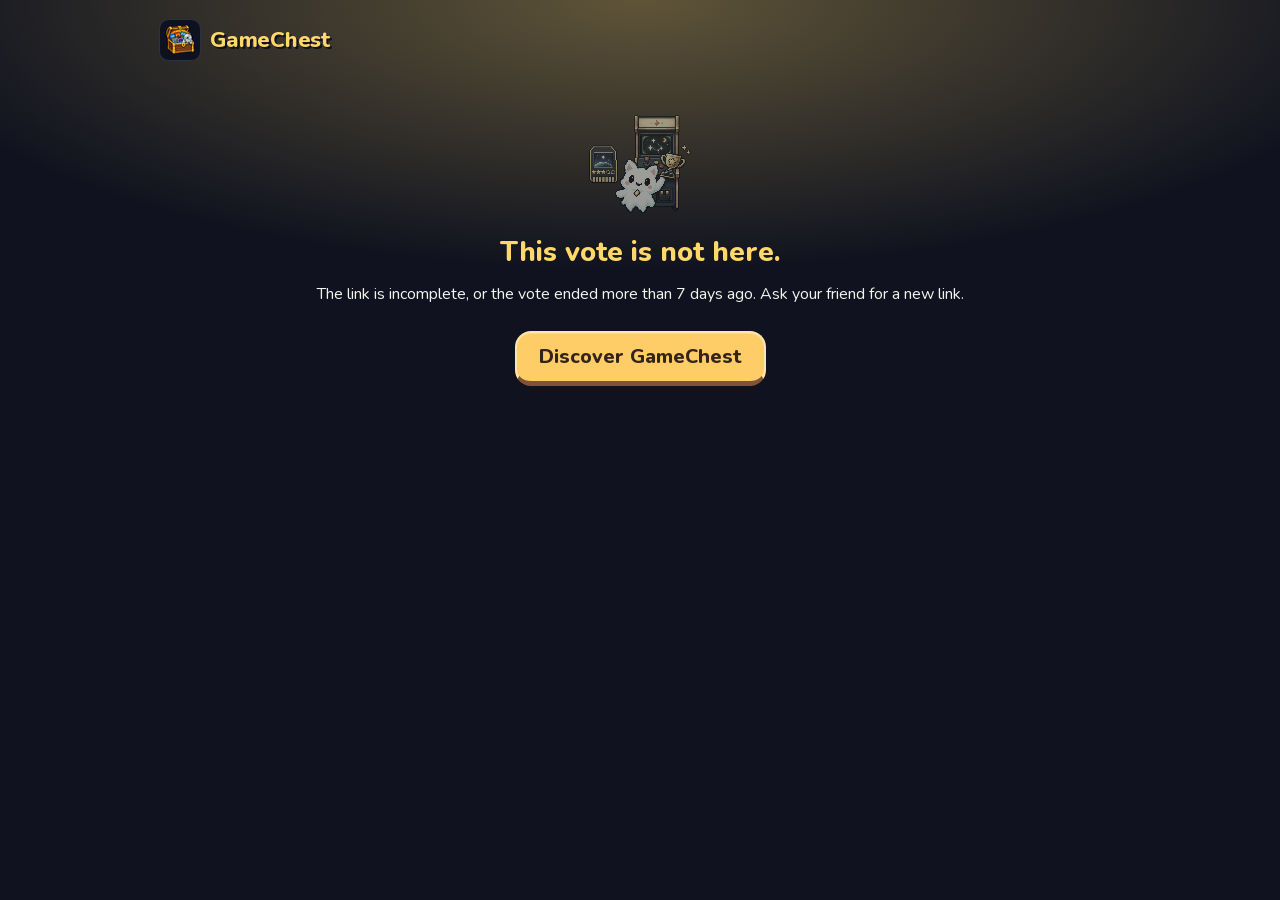
<file: v/index.html>
<!DOCTYPE html><html lang="en" class="nunito_c81cbedf-module__F6FspG__variable silkscreen_12bf01c6-module__xPTk9W__variable"><head><meta charSet="utf-8"/><meta name="viewport" content="width=device-width, initial-scale=1"/><link rel="preload" href="/_next/static/media/07454f8ad8aaac57-s.p.2kjei9psvcorz.woff2" as="font" crossorigin="" type="font/woff2"/><link rel="preload" href="/_next/static/media/37f34e4fcce0f2d4-s.p.3dosikwwiz7p4.woff2" as="font" crossorigin="" type="font/woff2"/><link rel="preload" href="/badges/google-play-en-us.png" as="image"/><link rel="preload" href="/badges/app-store-en-us.svg" as="image"/><style data-precedence="next" data-href="/_next/static/chunks/0uhvclvudsl5d.css /_next/static/chunks/0npsj62vupo9-.css">@font-face{font-family:Nunito;font-style:normal;font-weight:200 1000;font-display:swap;src:url(/_next/static/media/224e262ef877bfa4-s.1zkvd_innyig_.woff2)format("woff2");unicode-range:U+460-52F,U+1C80-1C8A,U+20B4,U+2DE0-2DFF,U+A640-A69F,U+FE2E-FE2F}@font-face{font-family:Nunito;font-style:normal;font-weight:200 1000;font-display:swap;src:url(/_next/static/media/7f11d98043fdedc9-s.2c8-7nzo1jf9r.woff2)format("woff2");unicode-range:U+301,U+400-45F,U+490-491,U+4B0-4B1,U+2116}@font-face{font-family:Nunito;font-style:normal;font-weight:200 1000;font-display:swap;src:url(/_next/static/media/e6d00ff86ef9e699-s.1vcas2uk12q5a.woff2)format("woff2");unicode-range:U+102-103,U+110-111,U+128-129,U+168-169,U+1A0-1A1,U+1AF-1B0,U+300-301,U+303-304,U+308-309,U+323,U+329,U+1EA0-1EF9,U+20AB}@font-face{font-family:Nunito;font-style:normal;font-weight:200 1000;font-display:swap;src:url(/_next/static/media/d8cb5ab3660140cd-s.2demiz2t05dx4.woff2)format("woff2");unicode-range:U+100-2BA,U+2BD-2C5,U+2C7-2CC,U+2CE-2D7,U+2DD-2FF,U+304,U+308,U+329,U+1D00-1DBF,U+1E00-1E9F,U+1EF2-1EFF,U+2020,U+20A0-20AB,U+20AD-20C4,U+2113,U+2C60-2C7F,U+A720-A7FF}@font-face{font-family:Nunito;font-style:normal;font-weight:200 1000;font-display:swap;src:url(/_next/static/media/07454f8ad8aaac57-s.p.2kjei9psvcorz.woff2)format("woff2");unicode-range:U+??,U+131,U+152-153,U+2BB-2BC,U+2C6,U+2DA,U+2DC,U+304,U+308,U+329,U+2000-206F,U+20AC,U+2122,U+2191,U+2193,U+2212,U+2215,U+FEFF,U+FFFD}@font-face{font-family:Nunito Fallback;src:local(Arial);ascent-override:99.71%;descent-override:34.82%;line-gap-override:0.0%;size-adjust:101.39%}.nunito_c81cbedf-module__F6FspG__className{font-family:Nunito,Nunito Fallback;font-style:normal}.nunito_c81cbedf-module__F6FspG__variable{--font-nunito:"Nunito", "Nunito Fallback"}
@font-face{font-family:Silkscreen;font-style:normal;font-weight:400;font-display:swap;src:url(/_next/static/media/26e9340776e0c8e8-s.3-pcjiz3ygyf8.woff2)format("woff2");unicode-range:U+100-2BA,U+2BD-2C5,U+2C7-2CC,U+2CE-2D7,U+2DD-2FF,U+304,U+308,U+329,U+1D00-1DBF,U+1E00-1E9F,U+1EF2-1EFF,U+2020,U+20A0-20AB,U+20AD-20C4,U+2113,U+2C60-2C7F,U+A720-A7FF}@font-face{font-family:Silkscreen;font-style:normal;font-weight:400;font-display:swap;src:url(/_next/static/media/37f34e4fcce0f2d4-s.p.3dosikwwiz7p4.woff2)format("woff2");unicode-range:U+??,U+131,U+152-153,U+2BB-2BC,U+2C6,U+2DA,U+2DC,U+304,U+308,U+329,U+2000-206F,U+20AC,U+2122,U+2191,U+2193,U+2212,U+2215,U+FEFF,U+FFFD}@font-face{font-family:Silkscreen Fallback;src:local(Arial);ascent-override:68.84%;descent-override:16.71%;line-gap-override:0.0%;size-adjust:149.62%}.silkscreen_12bf01c6-module__xPTk9W__className{font-family:Silkscreen,Silkscreen Fallback;font-style:normal;font-weight:400}.silkscreen_12bf01c6-module__xPTk9W__variable{--font-silkscreen:"Silkscreen", "Silkscreen Fallback"}
.legal-prose{max-width:68ch;color:var(--legal-ink);overflow-wrap:break-word;font-size:1.0625rem;line-height:1.65}.legal-prose h2{color:var(--legal-accent);margin:2.25rem 0 .5rem;scroll-margin-top:88px;font-size:1.3125rem;line-height:1.3}.legal-prose h3{color:var(--legal-accent-2);margin:1.5rem 0 .375rem;font-size:1.125rem;line-height:1.35}.legal-prose p,.legal-prose ul,.legal-prose ol{margin:0 0 .875rem}.legal-prose ul,.legal-prose ol{padding-left:1.375rem}.legal-prose li{margin:.25rem 0}.legal-meta{color:var(--legal-muted);margin:0 0 1.25rem;font-size:.9375rem}.legal-note{border-left:4px solid var(--legal-note);background:var(--legal-note-bg);border-radius:8px;margin:0 0 1.5rem;padding:.75rem 1rem;font-size:.9375rem}.legal-note p{margin:0}.legal-ph{background:var(--legal-ph-bg);color:var(--legal-accent);-webkit-hyphens:manual;hyphens:manual;-webkit-box-decoration-break:clone;box-decoration-break:clone;border-radius:4px;padding:0 .25rem;font-weight:700}.legal-address{font-style:normal}.legal-toc{background:var(--legal-surface);border:1px solid var(--legal-border);border-radius:14px;margin:0 0 1.5rem;padding:.875rem 1.25rem}.legal-toc-title{margin:0 0 .25rem;font-weight:700}.legal-toc ul{margin:0;padding:0;list-style:none}.legal-toc a{padding:.25rem 0;display:inline-block}.legal-table-wrap{margin:.625rem 0 1rem}.legal-table{border-collapse:collapse;width:100%;font-size:.9375rem}.legal-table th,.legal-table td{text-align:left;vertical-align:top;border-bottom:1px solid var(--legal-border);padding:.5rem}.legal-table th{color:var(--legal-accent-2);font-weight:700}@media (max-width:559.98px){.legal-table thead{clip-path:inset(50%);width:1px;height:1px;position:absolute;overflow:hidden}.legal-table,.legal-table tbody,.legal-table tr,.legal-table td{width:100%;display:block}.legal-table tr{border-bottom:1px solid var(--legal-border);padding:.5rem 0}.legal-table td{border:0;padding:.1875rem 0}.legal-table td:before{content:attr(data-label);color:var(--legal-accent-2);font-size:.8125rem;font-weight:700;display:block}}
:root{--lightningcss-light: ;--lightningcss-dark:initial;color-scheme:dark;--g-bg:#10131f;--g-panel:#1b2030;--g-elevated:#252b3d;--g-border:#2c3243;--g-ink:#f4f3ee;--g-muted:#a6abbc;--g-gold:#ffd76a;--g-amber:#ffcd68;--g-gold-sel:#44391f;--g-mint:#c4f280;--g-btn-edge:#ffe4af;--g-btn-text:#342419;--g-btn-shadow:#805337;--g-glow-in:#ffd76a55;--g-glow-out:#ffd76a00;--font-body:var(--font-nunito), system-ui, -apple-system, "Segoe UI", Roboto, Arial, sans-serif;--font-label:var(--font-silkscreen), ui-monospace, monospace;--font-display:var(--font-nunito), system-ui, -apple-system, "Segoe UI", Roboto, Arial, sans-serif;--g-deep:#080b13;--g-card-edge:#5f5130;--g-coin-edge:#9e6b19;--g-light-edge:#fff0b5;--container:1120px;--gutter:16px;--header-h:64px;--section-gap:96px;--radius-card:20px;--bevel:10px;--legal-ink:var(--g-ink);--legal-muted:var(--g-muted);--legal-accent:var(--g-gold);--legal-accent-2:var(--g-amber);--legal-surface:var(--g-elevated);--legal-border:var(--g-border);--legal-note:var(--g-mint);--legal-note-bg:#c4f28014;--legal-ph-bg:#ffd76a29}@media (min-width:481px){:root{--gutter:24px}}@media (min-width:768px){:root{--section-gap:120px}}@media (min-width:1025px){:root{--gutter:32px}}*,:before,:after{box-sizing:border-box}html{-moz-text-size-adjust:100%;text-size-adjust:100%;scroll-padding-top:calc(var(--header-h) + 16px)}@media (prefers-reduced-motion:no-preference){html{scroll-behavior:smooth}}body{background:var(--g-bg);color:var(--g-ink);font-family:var(--font-body);overflow-wrap:break-word;margin:0;font-size:1.0625rem;line-height:1.6}@media (min-width:768px){body{font-size:1.125rem}}img,picture,svg{max-width:100%;display:block}img{height:auto}h1,h2,h3{text-wrap:balance;margin:0;font-weight:800}p{text-wrap:pretty;margin:0}a{color:var(--g-gold);text-underline-offset:3px;text-decoration-thickness:1px}a:hover{text-decoration-thickness:2px}:focus-visible{outline:3px solid var(--g-mint);outline-offset:3px;border-radius:4px}.container{width:100%;max-width:calc(var(--container) + 2 * var(--gutter));padding-inline:var(--gutter);margin-inline:auto}.visually-hidden{clip-path:inset(50%);white-space:nowrap;border:0;width:1px;height:1px;margin:-1px;padding:0;overflow:hidden;position:absolute!important}.skip-link{z-index:100;background:var(--g-amber);color:var(--g-btn-text);font-family:var(--font-display);border:2px solid var(--g-btn-edge);border-bottom:5px solid var(--g-btn-shadow);border-radius:16px;padding:12px 16px;font-size:1.25rem;font-weight:800;text-decoration:none;position:absolute;top:-100px;left:12px}.skip-link:focus{top:12px}.pixel{image-rendering:pixelated}.eyebrow{font-family:var(--font-label);letter-spacing:.12em;text-transform:uppercase;color:var(--g-gold);margin:0 0 12px;font-size:.6875rem;line-height:1.4;display:inline-block}@media (min-width:768px){.eyebrow{font-size:.75rem}}.h2{font-family:var(--font-display);color:var(--g-gold);font-size:2rem;font-weight:800;line-height:1.15}.h2:after{content:"";background:var(--g-gold);width:48px;height:4px;margin-top:16px;display:block}.h2.center:after{margin-inline:auto}@media (min-width:768px){.h2{font-size:2.625rem;line-height:1.1}}.h3{font-family:var(--font-display);color:var(--g-ink);font-size:1.375rem;font-weight:800;line-height:1.3}@media (min-width:768px){.h3{font-size:1.5rem}}.muted{color:var(--g-muted);font-size:.9375rem;line-height:1.55}@media (min-width:768px){.muted{font-size:1rem}}.btn{min-height:54px;font:inherit;font-family:var(--font-display);text-align:center;border-radius:16px;justify-content:center;align-items:center;gap:8px;padding:12px 22px;font-size:1.25rem;font-weight:800;line-height:1.2;text-decoration:none;transition:transform .12s cubic-bezier(.33,1,.68,1),border-bottom-width .12s cubic-bezier(.33,1,.68,1);display:inline-flex}.btn-secondary{background:var(--g-elevated);color:var(--g-ink);border:1.4px solid var(--g-border);border-bottom:5px solid var(--g-deep)}a.btn-secondary:hover{border-color:var(--g-gold);border-bottom-color:var(--g-deep)}.btn-primary{background:var(--g-amber);color:var(--g-btn-text);border:2px solid var(--g-btn-edge);border-bottom:5px solid var(--g-btn-shadow);box-shadow:inset 0 1px #ffffff38}a.btn-primary:hover{filter:brightness(1.04)}a.btn-primary:active,a.btn-secondary:active{border-bottom-width:1.5px;transition-duration:80ms;transform:translateY(3.5px)}@media (prefers-reduced-motion:reduce){.btn{transition:none}}.coin{z-index:1;background:var(--g-gold);border-bottom:3px solid var(--g-coin-edge);width:32px;height:32px;color:var(--g-bg);font-family:var(--font-body);border-radius:35%;flex:none;justify-content:center;align-items:center;font-size:.875rem;font-weight:800;line-height:1;display:inline-flex;position:relative}.coin--done{color:#0000}.coin--done:after{content:"";border:solid var(--g-bg);border-width:0 3px 3px 0;width:6px;height:11px;position:absolute;transform:translateY(-2px)rotate(45deg)}.coin--current{outline:2px solid var(--g-light-edge);outline-offset:-2px}@media (min-width:768px){.coin{width:36px;height:36px;font-size:.9375rem}}.rail{z-index:0;background:var(--g-elevated);border-bottom:2px solid var(--g-deep);pointer-events:none;border-radius:3px;height:6px;position:absolute}.rail--gold{background:var(--g-gold)}.prose a{text-decoration:underline}
.not-found-module__Qxt1xq__main{max-width:calc(640px + 2 * var(--gutter));padding:64px var(--gutter);flex-direction:column;gap:40px;margin:0 auto;display:flex}.not-found-module__Qxt1xq__mark{width:64px;height:64px}.not-found-module__Qxt1xq__block{flex-direction:column;align-items:flex-start;gap:12px;display:flex}.not-found-module__Qxt1xq__block+.not-found-module__Qxt1xq__block{border-top:1px solid var(--g-border);padding-top:40px}.not-found-module__Qxt1xq__title{color:var(--g-gold);font-size:2rem;line-height:1.15}
.BrandMark-module__Vly-dW__mark{align-items:center;gap:10px;min-width:0;display:inline-flex}.BrandMark-module__Vly-dW__icon{box-shadow:0 0 0 1px var(--g-border);border-radius:22%;flex:none}.BrandMark-module__Vly-dW__name{font-family:var(--font-display);color:var(--g-gold);letter-spacing:-.01em;white-space:nowrap;text-shadow:2px 2px 0 var(--g-bg);font-weight:800;line-height:1}.BrandMark-module__Vly-dW__sm .BrandMark-module__Vly-dW__icon{width:40px;height:40px}.BrandMark-module__Vly-dW__sm .BrandMark-module__Vly-dW__name{font-size:1.375rem}.BrandMark-module__Vly-dW__lg{gap:16px}.BrandMark-module__Vly-dW__lg .BrandMark-module__Vly-dW__icon{width:88px;height:88px}.BrandMark-module__Vly-dW__lg .BrandMark-module__Vly-dW__name{font-size:clamp(2.25rem,11vw,4rem)}@media (min-width:1024px){.BrandMark-module__Vly-dW__lg .BrandMark-module__Vly-dW__icon{width:128px;height:128px}}
.LangSwitch-module__xMFtda__switch{align-items:center;gap:2px;font-size:.9375rem;font-weight:700;display:flex}.LangSwitch-module__xMFtda__current,.LangSwitch-module__xMFtda__link{justify-content:center;align-items:center;min-width:44px;min-height:48px;padding:0 8px;display:inline-flex}.LangSwitch-module__xMFtda__current{color:var(--g-ink)}.LangSwitch-module__xMFtda__link{color:var(--g-gold);text-underline-offset:3px;text-decoration:underline}.LangSwitch-module__xMFtda__sep{color:var(--g-border)}
.Footer-module__IpM4KW__footer{background:var(--g-panel);border-top:1px solid var(--g-border);margin-top:var(--section-gap);padding:40px 0 32px}.Footer-module__IpM4KW__inner{flex-direction:column;gap:20px;display:flex}.Footer-module__IpM4KW__brandRow{flex-wrap:wrap;align-items:center;gap:8px 16px;display:flex}.Footer-module__IpM4KW__brand{align-items:center;min-height:48px;text-decoration:none;display:inline-flex}.Footer-module__IpM4KW__tagline{color:var(--g-muted);font-size:.9375rem}.Footer-module__IpM4KW__linkRow{flex-wrap:wrap;justify-content:space-between;align-items:center;gap:8px 24px;display:flex}.Footer-module__IpM4KW__links{flex-wrap:wrap;gap:0 4px;margin:0;padding:0;list-style:none;display:flex}.Footer-module__IpM4KW__links a{min-height:48px;color:var(--g-ink);text-underline-offset:3px;align-items:center;margin-left:-10px;margin-right:10px;padding:0 10px;font-size:.9375rem;display:inline-flex}.Footer-module__IpM4KW__links a:hover,.Footer-module__IpM4KW__links a[aria-current=page]{color:var(--g-gold)}.Footer-module__IpM4KW__small{color:var(--g-muted);flex-direction:column;gap:4px;font-size:.8125rem;line-height:1.5;display:flex}
.Header-module__NAGPiW__header{z-index:50;height:var(--header-h);background:var(--g-bg);border-bottom:1px solid var(--g-border);position:sticky;top:0}@supports ((-webkit-backdrop-filter:blur(8px)) or (backdrop-filter:blur(8px))){.Header-module__NAGPiW__header{-webkit-backdrop-filter:blur(8px);backdrop-filter:blur(8px);background:#10131feb}}.Header-module__NAGPiW__inner{justify-content:space-between;align-items:center;gap:16px;height:100%;display:flex}.Header-module__NAGPiW__brand{flex:none;align-items:center;min-height:48px;text-decoration:none;display:inline-flex}.Header-module__NAGPiW__nav{display:none}.Header-module__NAGPiW__end{align-items:center;gap:16px;display:flex}.Header-module__NAGPiW__cta{display:none}@media (min-width:768px){.Header-module__NAGPiW__nav{gap:4px;margin-inline:auto;display:flex}.Header-module__NAGPiW__nav a{min-height:48px;color:var(--g-ink);align-items:center;padding:0 12px;font-size:1rem;font-weight:700;text-decoration:none;display:inline-flex}.Header-module__NAGPiW__nav a:hover,.Header-module__NAGPiW__nav a[aria-current=page]{color:var(--g-gold)}}@media (min-width:1024px){.Header-module__NAGPiW__cta{display:block}}
.PhoneFrame-module__8nVjmW__stage{width:100%;max-width:320px;margin-inline:auto;padding:24px 0 28px;position:relative}.PhoneFrame-module__8nVjmW__stage:before{content:"";pointer-events:none;background:radial-gradient(70% 60% at 50% 35%,#ffd76a2e,#ffd76a00 70%);position:absolute;inset:-8% -18% 0}.PhoneFrame-module__8nVjmW__stage:after{content:"";filter:blur(5px);pointer-events:none;background:#0000008c;border-radius:50%;width:62%;height:14px;position:absolute;bottom:4px;left:19%}.PhoneFrame-module__8nVjmW__frame{background:var(--g-bg);border:3px solid var(--g-gold);border-radius:28px;width:100%;padding:6px;position:relative;box-shadow:0 6px #9e6b19,0 24px 60px -30px #000}.PhoneFrame-module__8nVjmW__img{aspect-ratio:1320/2868;background:var(--g-panel);border-radius:19px;width:100%;height:auto;box-shadow:inset 0 0 0 1px #ffffff0a}.PhoneFrame-module__8nVjmW__cropStage:before{inset:-8% -6% 0}.PhoneFrame-module__8nVjmW__crop{height:300px;overflow:hidden}.PhoneFrame-module__8nVjmW__crop picture{height:100%}.PhoneFrame-module__8nVjmW__crop .PhoneFrame-module__8nVjmW__img{aspect-ratio:auto;object-fit:cover;object-position:top;height:100%}@media (min-width:1024px){.PhoneFrame-module__8nVjmW__crop{height:360px}}@media (prefers-reduced-motion:no-preference){.PhoneFrame-module__8nVjmW__float{animation:6s ease-in-out infinite PhoneFrame-module__8nVjmW__float}}@keyframes PhoneFrame-module__8nVjmW__float{0%,to{transform:translateY(0)}50%{transform:translateY(-6px)}}
.Feature-module__i2wIta__feature{counter-increment:feature;align-items:center;gap:40px;display:grid}.Feature-module__i2wIta__feature+.Feature-module__i2wIta__feature{margin-top:var(--section-gap)}.Feature-module__i2wIta__eyebrow:before{content:counter(feature, decimal-leading-zero) " · "}.Feature-module__i2wIta__text{max-width:56ch}.Feature-module__i2wIta__body{flex-direction:column;gap:16px;margin-top:24px;display:flex}.Feature-module__i2wIta__list{flex-direction:column;gap:12px;margin:0;padding:0;list-style:none;display:flex}.Feature-module__i2wIta__list li{align-items:flex-start;gap:12px;display:flex}.Feature-module__i2wIta__icon{color:var(--g-gold);flex:none;margin-top:2px}.Feature-module__i2wIta__media{justify-content:center;display:flex;overflow-x:clip}@media (min-width:768px){.Feature-module__i2wIta__feature{grid-template-columns:7fr 5fr;gap:48px}.Feature-module__i2wIta__feature:nth-of-type(2n) .Feature-module__i2wIta__text{order:2}.Feature-module__i2wIta__feature:nth-of-type(2n) .Feature-module__i2wIta__media{order:1}.Feature-module__i2wIta__feature:nth-of-type(2n) .Feature-module__i2wIta__stage:before{background:radial-gradient(70% 60% at 40% 35%,#ffd76a2e,#ffd76a00 70%)}}.Feature-module__i2wIta__second{display:none}@media (min-width:1024px){.Feature-module__i2wIta__duo{align-items:flex-start;gap:0}.Feature-module__i2wIta__duo>.Feature-module__i2wIta__stage:first-child{z-index:1;max-width:270px}.Feature-module__i2wIta__duo .Feature-module__i2wIta__second{opacity:.92;max-width:220px;margin:90px 0 0 -40px;display:block}}
.Faq-module__MGuq4G__list{flex-direction:column;gap:12px;display:flex}.Faq-module__MGuq4G__item{background:var(--g-panel);border:1px solid var(--g-border);border-radius:16px}.Faq-module__MGuq4G__item[open]{border-color:var(--g-gold-sel)}.Faq-module__MGuq4G__summary{cursor:pointer;border-radius:16px;justify-content:space-between;align-items:center;gap:16px;min-height:56px;padding:14px 18px;list-style:none;display:flex}.Faq-module__MGuq4G__summary::-webkit-details-marker{display:none}.Faq-module__MGuq4G__summary:hover .Faq-module__MGuq4G__q{color:var(--g-gold)}.Faq-module__MGuq4G__q{font-size:1.0625rem;font-weight:700;line-height:1.35}.Faq-module__MGuq4G__marker{flex:none;width:16px;height:16px;position:relative}.Faq-module__MGuq4G__marker:before,.Faq-module__MGuq4G__marker:after{content:"";background:var(--g-gold);width:16px;height:2px;position:absolute;top:7px;left:0}.Faq-module__MGuq4G__marker:after{transform:rotate(90deg)}.Faq-module__MGuq4G__item[open] .Faq-module__MGuq4G__marker:after{transform:none}.Faq-module__MGuq4G__a{color:var(--g-ink);padding:0 18px 18px}@media (min-width:768px){.Faq-module__MGuq4G__q{font-size:1.125rem}}
.StoreCta-module__rHBbvG__wrap{flex-direction:column;align-items:flex-start;gap:10px;display:flex}.StoreCta-module__rHBbvG__badges{flex-wrap:wrap;align-items:center;gap:8px 12px;display:flex}.StoreCta-module__rHBbvG__badge{border-radius:10px;line-height:0;display:inline-block}.StoreCta-module__rHBbvG__playImg{width:auto;height:64px}.StoreCta-module__rHBbvG__compact .StoreCta-module__rHBbvG__playImg{height:57px}.StoreCta-module__rHBbvG__soon{background:var(--g-elevated);border:1.4px solid var(--g-border);border-bottom:4px solid var(--g-deep);cursor:default;border-radius:10px;flex-direction:column;justify-content:center;max-width:100%;min-height:46px;margin:0;padding:5px 14px 6px;display:inline-flex}.StoreCta-module__rHBbvG__soonLabel{font-family:var(--font-label);letter-spacing:.08em;text-transform:uppercase;color:var(--g-ink);font-size:.75rem;line-height:1.3}.StoreCta-module__rHBbvG__soonNote{color:var(--g-muted);font-size:.8125rem;line-height:1.3}.StoreCta-module__rHBbvG__pill{cursor:default;-webkit-user-select:text;user-select:text;white-space:normal;text-align:left;max-width:100%;margin:0}.StoreCta-module__rHBbvG__subline{color:var(--g-muted);font-size:.875rem}.StoreCta-module__rHBbvG__appleImg{width:auto;height:45px;display:block}.StoreCta-module__rHBbvG__compact .StoreCta-module__rHBbvG__appleImg{height:40px}
.Journey-module__R5UgHW__section{margin-top:var(--section-gap);overflow-x:clip}.Journey-module__R5UgHW__head{max-width:62ch}.Journey-module__R5UgHW__lead{max-width:54ch;margin-top:20px}.Journey-module__R5UgHW__journey{gap:48px;margin-top:40px;display:grid}.Journey-module__R5UgHW__stage{display:none}.Journey-module__R5UgHW__steps{gap:56px;margin:0;padding:0;list-style:none;display:grid}.Journey-module__R5UgHW__step{gap:24px;display:grid}.Journey-module__R5UgHW__text{flex-direction:column;align-items:flex-start;gap:12px;min-width:0;display:flex}.Journey-module__R5UgHW__coin{margin-bottom:4px}.Journey-module__R5UgHW__body{color:var(--g-muted);max-width:48ch}.Journey-module__R5UgHW__pills{flex-wrap:wrap;gap:8px;margin:0;padding:0;list-style:none;display:flex}.Journey-module__R5UgHW__pill{font-family:var(--font-label);letter-spacing:.12em;text-transform:uppercase;color:var(--g-gold);background:var(--g-gold-sel);border-radius:999px;padding:6px 12px;font-size:.6875rem;line-height:1.4}.Journey-module__R5UgHW__cta{margin-top:8px}.Journey-module__R5UgHW__media{justify-content:center;min-width:0;display:flex;position:relative}.Journey-module__R5UgHW__crop{max-width:300px}.Journey-module__R5UgHW__chip{background:var(--g-elevated);border:1px solid var(--g-gold);border-bottom:3px solid var(--g-coin-edge);color:var(--g-ink);white-space:nowrap;border-radius:999px;align-items:center;gap:8px;padding:8px 14px 8px 12px;font-size:.9375rem;font-weight:700;line-height:1.2;display:inline-flex;box-shadow:0 14px 30px -12px #000}.Journey-module__R5UgHW__chipIcon{color:var(--g-gold);flex:none}.Journey-module__R5UgHW__cover{aspect-ratio:3/4;border:2px solid var(--g-gold);background:radial-gradient(circle at 64% 30%, var(--g-gold) 0 9px, transparent 10px), linear-gradient(180deg, #23305a 0 56%, #3a8a5c 56% 72%, #6a4a30 72%);border-radius:6px;width:54px;display:block;box-shadow:inset 0 0 0 2px #ffffff1f,0 8px 16px #00000080}.Journey-module__R5UgHW__chest{filter:drop-shadow(0 10px 14px #0000008c);width:150px;display:block;position:relative}.Journey-module__R5UgHW__chest:before{content:"";background:radial-gradient(closest-side, var(--g-glow-in), var(--g-glow-out));z-index:-1;position:absolute;inset:-20% -20% -10%}.Journey-module__R5UgHW__chestImg{width:100%;height:auto}.Journey-module__R5UgHW__mediaChip{z-index:2;position:absolute;top:36px;right:max(0px,50% - 176px)}.Journey-module__R5UgHW__mediaChest{z-index:3;position:absolute;bottom:12px;left:max(-8px,50% - 196px)}.Journey-module__R5UgHW__mediaCover{z-index:2;position:absolute;bottom:64px;left:max(32px,50% - 156px)}.Journey-module__R5UgHW__stageChip,.Journey-module__R5UgHW__stageCover,.Journey-module__R5UgHW__stageChest,.Journey-module__R5UgHW__stageCat{opacity:0;position:absolute}.Journey-module__R5UgHW__stageChip{z-index:3;top:16%;right:-36%}.Journey-module__R5UgHW__stageChest{z-index:3;width:190px;bottom:-6px;left:-124px}.Journey-module__R5UgHW__stageCover{z-index:2;width:64px;bottom:48px;left:-60px}.Journey-module__R5UgHW__stageCat{z-index:3;bottom:6px;right:-72px}.Journey-module__R5UgHW__stageCat img{width:112px;height:112px}@media (min-width:768px){.Journey-module__R5UgHW__journey{margin-top:48px}.Journey-module__R5UgHW__steps{gap:72px}.Journey-module__R5UgHW__step{grid-template-columns:minmax(0,1fr) minmax(0,1fr);align-items:center;gap:40px}}@media (prefers-reduced-motion:no-preference){@supports (animation-timeline:view()){.Journey-module__R5UgHW__step{animation:linear both Journey-module__R5UgHW__rise;animation-timeline:view();animation-range:entry entry 70%}.Journey-module__R5UgHW__mediaChip{animation:linear both Journey-module__R5UgHW__chip-in;animation-timeline:view();animation-range:entry}.Journey-module__R5UgHW__mediaCover{animation:linear both Journey-module__R5UgHW__cover-drop;animation-timeline:view();animation-range:entry cover 45%}@media (min-width:1024px){.Journey-module__R5UgHW__journey{timeline-scope:--journey;grid-template-columns:minmax(0,5fr) minmax(0,7fr);align-items:start;gap:64px}.Journey-module__R5UgHW__stage{top:var(--header-h);height:calc(100vh - var(--header-h));justify-content:center;align-items:center;display:flex;position:sticky}.Journey-module__R5UgHW__wrap{position:relative}.Journey-module__R5UgHW__wrap:before{content:"";pointer-events:none;background:radial-gradient(60% 55% at 50% 40%,#ffd76a29,#ffd76a00 70%);position:absolute;inset:-10% -40% -6%}.Journey-module__R5UgHW__phone{z-index:1;background:var(--g-bg);border:3px solid var(--g-gold);box-shadow:0 6px 0 var(--g-coin-edge), 0 24px 60px -30px #000;border-radius:28px;padding:6px;position:relative}.Journey-module__R5UgHW__screens{height:min(600px, calc(100vh - var(--header-h) - 128px));aspect-ratio:1320/2868;background:var(--g-panel);border-radius:19px;position:relative;overflow:hidden;box-shadow:inset 0 0 0 1px #ffffff0a}.Journey-module__R5UgHW__screens picture{position:absolute;inset:0}.Journey-module__R5UgHW__screens img{width:100%;height:100%}.Journey-module__R5UgHW__screens picture,.Journey-module__R5UgHW__stageChip,.Journey-module__R5UgHW__stageCover,.Journey-module__R5UgHW__stageChest,.Journey-module__R5UgHW__stageCat{animation-timing-function:linear;animation-fill-mode:both;animation-timeline:--journey;animation-range:cover calc(50vh - var(--header-h) / 2) cover calc(100% - 50vh - var(--header-h) / 2)}.Journey-module__R5UgHW__screens picture:nth-child(2){animation-name:Journey-module__R5UgHW__screen-2}.Journey-module__R5UgHW__screens picture:nth-child(3){animation-name:Journey-module__R5UgHW__screen-3}.Journey-module__R5UgHW__screens picture:nth-child(4){animation-name:Journey-module__R5UgHW__screen-4}.Journey-module__R5UgHW__screens picture:nth-child(5){animation-name:Journey-module__R5UgHW__screen-5}.Journey-module__R5UgHW__screens picture:nth-child(6){animation-name:Journey-module__R5UgHW__screen-6}.Journey-module__R5UgHW__stageChip{animation-name:Journey-module__R5UgHW__stage-chip}.Journey-module__R5UgHW__stageCover{animation-name:Journey-module__R5UgHW__stage-cover}.Journey-module__R5UgHW__stageChest{animation-name:Journey-module__R5UgHW__stage-chest}.Journey-module__R5UgHW__stageCat{animation-name:Journey-module__R5UgHW__stage-cat}.Journey-module__R5UgHW__steps{view-timeline-name:--journey;grid-auto-rows:1fr;gap:0}.Journey-module__R5UgHW__step{grid-template-columns:minmax(0,1fr);align-content:center;min-height:72vh;padding-block:24px;animation:linear both Journey-module__R5UgHW__focus;animation-timeline:view();animation-range:cover}.Journey-module__R5UgHW__media{display:none}.Journey-module__R5UgHW__text{max-width:52ch}}}}@keyframes Journey-module__R5UgHW__rise{0%{opacity:0;transform:translateY(28px)}to{opacity:1;transform:none}}@keyframes Journey-module__R5UgHW__chip-in{0%{opacity:0;transform:translate(140px,-40px)rotate(10deg)}to{opacity:1;transform:none}}@keyframes Journey-module__R5UgHW__cover-drop{0%{opacity:0;transform:translateY(-170px)rotate(-16deg)}20%{opacity:1}to{opacity:1;transform:translateY(0)rotate(8deg)scale(.82)}}@keyframes Journey-module__R5UgHW__focus{0%{opacity:.2;transform:translateY(24px)}36%{opacity:1;transform:none}64%{opacity:1;transform:none}to{opacity:.2;transform:translateY(-16px)}}@keyframes Journey-module__R5UgHW__screen-2{0%,14.2%{opacity:0;transform:translateY(14px)}19.2%,to{opacity:1;transform:none}}@keyframes Journey-module__R5UgHW__screen-3{0%,30.8%{opacity:0;transform:translateY(14px)}35.8%,to{opacity:1;transform:none}}@keyframes Journey-module__R5UgHW__screen-4{0%,47.5%{opacity:0;transform:translateY(14px)}52.5%,to{opacity:1;transform:none}}@keyframes Journey-module__R5UgHW__screen-5{0%,64.2%{opacity:0;transform:translateY(14px)}69.2%,to{opacity:1;transform:none}}@keyframes Journey-module__R5UgHW__screen-6{0%,80.8%{opacity:0;transform:translateY(14px)}85.8%,to{opacity:1;transform:none}}@keyframes Journey-module__R5UgHW__stage-chip{0%{opacity:0;transform:translate(150px,-100px)rotate(12deg)}4%{opacity:1}11%{opacity:1;transform:translate(0)rotate(0)}14.5%{opacity:1;transform:translate(-40px,70px)scale(.7)}17%{opacity:0;transform:translate(-60px,110px)scale(.3)}to{opacity:0;transform:translate(-60px,110px)scale(.3)}}@keyframes Journey-module__R5UgHW__stage-chest{0%,32%{opacity:0;transform:translateY(40px)}36%,50%{opacity:1;transform:none}54%,to{opacity:0;transform:translateY(24px)}}@keyframes Journey-module__R5UgHW__stage-cover{0%,36%{opacity:0;transform:translate(150px,-150px)rotate(-6deg)scale(.7)}37.5%{opacity:1;transform:translate(130px,-190px)rotate(-14deg)scale(.9)}44%{opacity:1;transform:translate(0)rotate(8deg)scale(.8)}46%,to{opacity:0;transform:translateY(0)rotate(8deg)scale(.8)}}@keyframes Journey-module__R5UgHW__stage-cat{0%,81%{opacity:0;transform:translateY(36px)}86%,to{opacity:1;transform:none}}
.PlusPanel-module__cxTOQW__section{margin-top:var(--section-gap)}.PlusPanel-module__cxTOQW__outer{--bev:16px;background:var(--g-gold);clip-path:polygon(var(--bev) 0, calc(100% - var(--bev)) 0, 100% var(--bev), 100% calc(100% - var(--bev)), calc(100% - var(--bev)) 100%, var(--bev) 100%, 0 calc(100% - var(--bev)), 0 var(--bev));padding:2px}.PlusPanel-module__cxTOQW__card{--bev-in:15.2px;background:var(--g-panel);clip-path:polygon(var(--bev-in) 0, calc(100% - var(--bev-in)) 0, 100% var(--bev-in), 100% calc(100% - var(--bev-in)), calc(100% - var(--bev-in)) 100%, var(--bev-in) 100%, 0 calc(100% - var(--bev-in)), 0 var(--bev-in));gap:32px;padding:32px 20px;display:grid}.PlusPanel-module__cxTOQW__chest{background:radial-gradient(closest-side, var(--g-glow-in), var(--g-glow-out));justify-content:center;align-items:center;display:flex}.PlusPanel-module__cxTOQW__chestImg{width:192px;height:auto}.PlusPanel-module__cxTOQW__text{flex-direction:column;gap:16px;min-width:0;display:flex}.PlusPanel-module__cxTOQW__text>.h2{margin-bottom:8px}.PlusPanel-module__cxTOQW__lead{font-size:1.0625rem}.PlusPanel-module__cxTOQW__list{flex-direction:column;gap:12px;margin:0;padding-left:1.25rem;display:flex}.PlusPanel-module__cxTOQW__list li::marker{color:var(--g-gold)}.PlusPanel-module__cxTOQW__itemTitle{color:var(--g-ink);font-weight:800;display:block}.PlusPanel-module__cxTOQW__accent{color:var(--g-gold);font-style:normal}.PlusPanel-module__cxTOQW__itemText{color:var(--g-muted);display:block}.PlusPanel-module__cxTOQW__note{font-size:.875rem}.PlusPanel-module__cxTOQW__honest{background:var(--g-elevated);border-radius:14px;padding:16px 18px;font-size:1rem}.PlusPanel-module__cxTOQW__honest strong{color:var(--g-gold)}.PlusPanel-module__cxTOQW__price{font-size:1rem;font-weight:700}.PlusPanel-module__cxTOQW__fine{color:var(--g-muted);font-size:.8125rem;line-height:1.55}.PlusPanel-module__cxTOQW__fine a{color:var(--g-gold)}.PlusPanel-module__cxTOQW__shot{justify-content:center;display:flex;overflow-x:clip}.PlusPanel-module__cxTOQW__shot .PlusPanel-module__cxTOQW__frame{width:min(260px,100%)}@media (min-width:768px){.PlusPanel-module__cxTOQW__card{grid-template:"chest text""shot text"1fr/200px minmax(0,1fr);align-items:start;padding:40px}.PlusPanel-module__cxTOQW__shot .PlusPanel-module__cxTOQW__frame{width:200px}.PlusPanel-module__cxTOQW__chest{background:radial-gradient(closest-side, var(--g-glow-in), var(--g-glow-out));grid-area:chest;justify-content:flex-start}.PlusPanel-module__cxTOQW__chestImg{width:200px}.PlusPanel-module__cxTOQW__text{grid-area:text}.PlusPanel-module__cxTOQW__shot{grid-area:shot;align-items:flex-start}}@media (min-width:1024px){.PlusPanel-module__cxTOQW__card{grid-template-columns:260px minmax(0,1fr);grid-template-areas:"chest text""shot text";align-items:start;gap:32px 40px}.PlusPanel-module__cxTOQW__shot .PlusPanel-module__cxTOQW__frame{width:240px}.PlusPanel-module__cxTOQW__chest{background:radial-gradient(closest-side, var(--g-glow-in), var(--g-glow-out));justify-content:center;padding-top:24px}}
.PrivacyStrip-module__Abr37G__section{margin-top:var(--section-gap)}.PrivacyStrip-module__Abr37G__grid{grid-template-columns:repeat(2,minmax(0,1fr));gap:12px;margin:32px 0 0;padding:0;list-style:none;display:grid}.PrivacyStrip-module__Abr37G__card{background:var(--g-panel);border:1px solid var(--g-border);border-radius:var(--radius-card);flex-direction:column;gap:8px;padding:16px;display:flex}.PrivacyStrip-module__Abr37G__icon{color:var(--g-gold)}.PrivacyStrip-module__Abr37G__title{color:var(--g-ink);font-size:1.0625rem;font-weight:700;line-height:1.3}.PrivacyStrip-module__Abr37G__text{color:var(--g-muted);font-size:.9375rem;line-height:1.55}.PrivacyStrip-module__Abr37G__more{margin-top:24px}.PrivacyStrip-module__Abr37G__more a{align-items:center;min-height:48px;font-weight:700;display:inline-flex}@media (max-width:399.98px){.PrivacyStrip-module__Abr37G__grid{grid-template-columns:1fr}}@media (min-width:480px){.PrivacyStrip-module__Abr37G__grid{gap:16px}.PrivacyStrip-module__Abr37G__card{padding:24px}}@media (min-width:768px){.PrivacyStrip-module__Abr37G__grid{grid-template-columns:repeat(4,minmax(0,1fr))}.PrivacyStrip-module__Abr37G__title{font-size:1.25rem}}.PrivacyStrip-module__Abr37G__note{max-width:68ch;margin-top:20px;font-size:.9375rem;line-height:1.55}
.SharedChest-module__Rjm_9W__section{margin-top:var(--section-gap)}.SharedChest-module__Rjm_9W__card{background:linear-gradient(160deg, var(--g-panel) 0%, var(--g-elevated) 100%);border:1px solid var(--g-border);border-bottom:5px solid var(--g-deep);border-radius:24px;align-items:center;gap:24px;padding:28px 20px 8px;display:grid;overflow:hidden}.SharedChest-module__Rjm_9W__text{min-width:0}.SharedChest-module__Rjm_9W__body{max-width:56ch;margin-top:24px}.SharedChest-module__Rjm_9W__pill{border:1px dashed var(--g-card-edge);font-family:var(--font-label);letter-spacing:.08em;text-transform:uppercase;color:var(--g-muted);overflow-wrap:anywhere;border-radius:12px;margin-top:20px;padding:8px 14px;font-size:.6875rem;line-height:1.6;display:inline-block}.SharedChest-module__Rjm_9W__media{justify-content:center;display:flex;overflow-x:clip}.SharedChest-module__Rjm_9W__frame{max-width:260px}@media (min-width:768px){.SharedChest-module__Rjm_9W__card{grid-template-columns:minmax(0,1fr) 260px;gap:40px;padding:40px 48px 16px}}
.Sources-module__RbbWia__section{align-items:center;gap:32px;margin-top:72px;display:grid}.Sources-module__RbbWia__text{min-width:0}.Sources-module__RbbWia__body{max-width:60ch;margin-top:24px}.Sources-module__RbbWia__label{font-family:var(--font-label);letter-spacing:.12em;text-transform:uppercase;color:var(--g-muted);margin-top:24px;font-size:.6875rem}.Sources-module__RbbWia__pills{flex-wrap:wrap;gap:8px;margin:10px 0 0;padding:0;list-style:none;display:flex}.Sources-module__RbbWia__pill{background:var(--g-panel);border:1px solid var(--g-border);border-bottom:3px solid var(--g-deep);border-radius:999px;align-items:center;gap:8px;min-height:44px;padding:8px 14px 8px 12px;font-size:.9375rem;font-weight:700;line-height:1.2;display:inline-flex}.Sources-module__RbbWia__way{background:var(--g-elevated)}.Sources-module__RbbWia__icon{color:var(--g-gold);flex:none}.Sources-module__RbbWia__note{max-width:60ch;margin-top:20px}.Sources-module__RbbWia__media{justify-content:center;display:flex;overflow-x:clip}.Sources-module__RbbWia__frame{max-width:300px}@media (min-width:768px){.Sources-module__RbbWia__section{grid-template-columns:7fr 5fr;gap:48px;margin-top:96px}}
.chest-module__1ayScW__page{min-height:100svh;padding:20px var(--gutter) 0;background:radial-gradient(60% 30% at 50% 0, var(--g-glow-in), var(--g-glow-out)), var(--g-bg)}.chest-module__1ayScW__shell{width:100%;max-width:960px;margin:0 auto}.chest-module__1ayScW__brand{color:var(--g-ink);margin-bottom:16px;text-decoration:none;display:inline-flex}.chest-module__1ayScW__panel[hidden],.chest-module__1ayScW__panel [hidden]{display:none!important}.chest-module__1ayScW__head{text-align:center;justify-items:center;gap:8px;margin-bottom:20px;display:grid}@media (min-width:768px){.chest-module__1ayScW__head{text-align:left;grid-template-columns:auto 1fr;place-items:center start;gap:24px}}.chest-module__1ayScW__chest{width:96px;height:96px}.chest-module__1ayScW__chest img,.chest-module__1ayScW__chest picture{width:100%;height:100%;image-rendering:pixelated;display:block}@media (min-width:768px){.chest-module__1ayScW__chest{width:128px;height:128px}}.chest-module__1ayScW__chest[data-chest-art=empty],.chest-module__1ayScW__chest[data-chest-art=closed]{opacity:.55;filter:grayscale(.6)}.chest-module__1ayScW__eyebrow{font-family:var(--font-label);letter-spacing:.08em;text-transform:uppercase;color:var(--g-gold);margin:0 0 4px;font-size:11px}.chest-module__1ayScW__title{font-family:var(--font-display);color:var(--g-gold);overflow-wrap:anywhere;outline:none;margin:0 0 6px;font-size:1.75rem;font-weight:800;line-height:1.15}.chest-module__1ayScW__meta{color:var(--g-muted);margin:0;font-size:15px}.chest-module__1ayScW__body{color:var(--g-ink);margin:0 0 16px;font-size:1rem;line-height:1.55}.chest-module__1ayScW__small{color:var(--g-muted);margin:0;font-size:.875rem;line-height:1.45}.chest-module__1ayScW__small:empty{display:none}.chest-module__1ayScW__tiles{grid-template-columns:.8fr repeat(4,1fr);gap:8px;margin-bottom:20px;display:grid}.chest-module__1ayScW__tile{min-height:64px;font:inherit;color:var(--g-ink);background:var(--g-panel);border:1.4px solid var(--g-border);border-bottom:4px solid var(--g-deep);cursor:pointer;border-radius:12px;align-content:center;justify-items:center;gap:2px;padding:6px 4px;display:grid}.chest-module__1ayScW__tile[aria-pressed=true]{background:var(--g-gold-sel);border-color:var(--g-gold)}.chest-module__1ayScW__tile:disabled{opacity:.45;cursor:default}.chest-module__1ayScW__tile:focus-visible{outline:3px solid var(--g-mint);outline-offset:2px}.chest-module__1ayScW__tileGlyph{font-variant-emoji:text;font-size:14px;line-height:1}.chest-module__1ayScW__tile[data-filter=playing] .chest-module__1ayScW__tileGlyph{color:var(--g-mint)}.chest-module__1ayScW__tile[data-filter=completed] .chest-module__1ayScW__tileGlyph{color:var(--g-gold)}.chest-module__1ayScW__tile[data-filter=dropped] .chest-module__1ayScW__tileGlyph{color:var(--g-muted)}.chest-module__1ayScW__tileCount{font-family:var(--font-label);font-size:18px;line-height:1.1}.chest-module__1ayScW__tileLabel{color:var(--g-muted);text-align:center;font-size:11px;line-height:1.2}@media (max-width:359px){.chest-module__1ayScW__tiles{grid-template-columns:repeat(3,1fr)}}.chest-module__1ayScW__grid{grid-template-columns:repeat(auto-fill,minmax(104px,1fr));gap:16px 10px;margin:0;padding:0;list-style:none;display:grid}@media (min-width:640px){.chest-module__1ayScW__grid{grid-template-columns:repeat(auto-fill,minmax(112px,128px));gap:18px 14px}}.chest-module__1ayScW__card{min-width:0}.chest-module__1ayScW__cardButton{width:100%;font:inherit;color:inherit;text-align:left;cursor:pointer;background:0 0;border:0;border-radius:8px;padding:0;display:block}.chest-module__1ayScW__cardButton:focus-visible{outline:3px solid var(--g-mint);outline-offset:3px}@media (hover:hover){.chest-module__1ayScW__cardButton:hover .chest-module__1ayScW__cover{border-color:var(--g-gold)}.chest-module__1ayScW__cardButton:hover .chest-module__1ayScW__gameTitle{color:var(--g-gold)}}.chest-module__1ayScW__card[hidden]{display:none}.chest-module__1ayScW__cover{aspect-ratio:3/4;background:var(--g-elevated);border:1px solid var(--g-border);border-radius:6px;display:block;position:relative;overflow:hidden}.chest-module__1ayScW__cover img{z-index:1;object-fit:cover;width:100%;height:100%;position:absolute;inset:0}.chest-module__1ayScW__hull{background:var(--g-panel);place-items:center;display:grid;position:absolute;inset:0}.chest-module__1ayScW__hullBand{background:var(--g-muted);opacity:.8;height:22%;position:absolute;inset:0 0 auto}.chest-module__1ayScW__cover[data-platform-kind=nintendo] .chest-module__1ayScW__hullBand{background:var(--g-amber)}.chest-module__1ayScW__cover[data-platform-kind=pc] .chest-module__1ayScW__hullBand{background:var(--g-mint)}.chest-module__1ayScW__hullInitial{font-family:var(--font-display);color:var(--g-muted);font-size:28px;font-weight:800}.chest-module__1ayScW__glyph{z-index:2;width:20px;height:20px;color:var(--g-btn-text);background:var(--g-gold);border:1.5px solid var(--g-bg);font-variant-emoji:text;border-radius:50%;place-items:center;font-size:10px;line-height:1;display:grid;position:absolute;top:4px;left:4px}.chest-module__1ayScW__glyph:empty{display:none}.chest-module__1ayScW__gameTitle{min-height:2.6em;color:var(--g-ink);overflow-wrap:anywhere;-webkit-line-clamp:2;-webkit-box-orient:vertical;margin:6px 0 2px;font-size:13px;font-weight:700;line-height:1.3;display:-webkit-box;overflow:hidden}.chest-module__1ayScW__sub{min-height:1.35em;color:var(--g-muted);margin:0;font-size:12px;display:block}.chest-module__1ayScW__sub[data-kind=stars]{letter-spacing:1px;color:var(--g-amber)}.chest-module__1ayScW__skeleton{aspect-ratio:3/4;background:var(--g-elevated);border-radius:6px}.chest-module__1ayScW__empty{color:var(--g-muted);margin:16px 0}@media (prefers-reduced-motion:no-preference){.chest-module__1ayScW__card{animation:.24s ease-out both chest-module__1ayScW__rise;animation-delay:calc(min(var(--i,0), 12) * 20ms)}}@keyframes chest-module__1ayScW__rise{0%{opacity:0;transform:translateY(8px)}}.chest-module__1ayScW__footer{color:var(--g-muted);text-align:center;margin:28px 0 16px;font-size:13px}.chest-module__1ayScW__footer a{color:var(--g-muted)}.chest-module__1ayScW__cta{z-index:5;margin:0 calc(-1 * var(--gutter));padding:12px var(--gutter) calc(12px + env(safe-area-inset-bottom));background:var(--g-panel);border-top:1px solid var(--g-border);text-align:center;gap:6px;display:grid;position:sticky;bottom:0}@media (min-width:900px){.chest-module__1ayScW__cta{border:1px solid var(--g-border);border-radius:var(--radius-card);margin:0 0 32px;position:static}}.chest-module__1ayScW__ctaButton{width:100%}@media (min-width:640px){.chest-module__1ayScW__ctaButton{justify-self:center;width:auto;min-width:320px}}.chest-module__1ayScW__ctaLinks{color:var(--g-muted);margin:0;font-size:14px}.chest-module__1ayScW__ctaLinks a,.chest-module__1ayScW__linkButton{color:var(--g-gold)}.chest-module__1ayScW__linkButton{font:inherit;cursor:pointer;background:0 0;border:0;padding:0;text-decoration:underline}.chest-module__1ayScW__state{text-align:center;justify-items:center;gap:8px;padding:24px 0 48px;display:grid}.chest-module__1ayScW__srOnly{clip:rect(0 0 0 0);white-space:nowrap;border:0;width:1px;height:1px;margin:-1px;padding:0;position:absolute;overflow:hidden}.chest-module__1ayScW__sectionTitle{font-family:var(--font-label);letter-spacing:.08em;text-transform:uppercase;color:var(--g-muted);margin:0 0 10px;font-size:12px;font-weight:400}.chest-module__1ayScW__skeletonStats{background:var(--g-panel);border:1px solid var(--g-border);border-radius:14px;height:132px;margin-bottom:20px}.chest-module__1ayScW__stats{margin-bottom:24px}.chest-module__1ayScW__statGrid{gap:10px;display:grid}@media (min-width:340px) and (max-width:719px){.chest-module__1ayScW__statGrid{grid-template-columns:1fr 1fr;gap:8px}.chest-module__1ayScW__statGrid .chest-module__1ayScW__statCard{padding:12px}.chest-module__1ayScW__statGrid .chest-module__1ayScW__legend{grid-template-columns:1fr;gap:4px;font-size:12px}.chest-module__1ayScW__statGrid .chest-module__1ayScW__bars{gap:5px}.chest-module__1ayScW__statGrid .chest-module__1ayScW__bar{font-size:12px}.chest-module__1ayScW__statGrid>[data-rating-card]{grid-column:1/-1;grid-template-columns:auto minmax(0,1fr);align-items:center;column-gap:14px;display:grid}.chest-module__1ayScW__statGrid>[data-rating-card] .chest-module__1ayScW__statLabel{grid-column:1/-1;margin-bottom:4px}.chest-module__1ayScW__statGrid>[data-rating-card] .chest-module__1ayScW__bigNumber{grid-row:span 2;margin:0}.chest-module__1ayScW__statGrid>[data-rating-card] .chest-module__1ayScW__small+.chest-module__1ayScW__small{margin-top:0}}@media (min-width:720px){.chest-module__1ayScW__statGrid{grid-template-columns:repeat(auto-fit,minmax(220px,1fr));gap:12px}}.chest-module__1ayScW__statCard{background:var(--g-panel);border:1.4px solid var(--g-border);border-bottom:4px solid var(--g-deep);border-radius:14px;min-width:0;padding:14px 16px}.chest-module__1ayScW__statLabel{color:var(--g-ink);margin:0 0 10px;font-size:13px;font-weight:800}.chest-module__1ayScW__stack{background:var(--g-elevated);border-radius:6px;height:12px;display:flex;overflow:hidden}.chest-module__1ayScW__stackPart{min-width:3px;height:100%;display:block}.chest-module__1ayScW__stackPart+.chest-module__1ayScW__stackPart{border-left:2px solid var(--g-panel)}.chest-module__1ayScW__legend{color:var(--g-muted);grid-template-columns:1fr 1fr;gap:6px 12px;margin:12px 0 0;padding:0;font-size:13px;list-style:none;display:grid}.chest-module__1ayScW__legend li{align-items:center;gap:6px;min-width:0;display:flex}.chest-module__1ayScW__legend b{font-family:var(--font-label);color:var(--g-ink);margin-left:auto;font-weight:400}.chest-module__1ayScW__dot{border-radius:3px;flex:none;width:10px;height:10px}.chest-module__1ayScW__dot[data-tone=playing],.chest-module__1ayScW__stackPart[data-tone=playing]{background:var(--g-mint)}.chest-module__1ayScW__dot[data-tone=completed],.chest-module__1ayScW__stackPart[data-tone=completed]{background:var(--g-gold)}.chest-module__1ayScW__dot[data-tone=want],.chest-module__1ayScW__stackPart[data-tone=want]{background:var(--g-ink)}.chest-module__1ayScW__dot[data-tone=dropped],.chest-module__1ayScW__stackPart[data-tone=dropped]{background:var(--g-muted);opacity:.6}.chest-module__1ayScW__bars{gap:8px;margin:0;padding:0;list-style:none;display:grid}.chest-module__1ayScW__bar{grid-template-columns:minmax(0,1fr) auto;gap:2px 10px;font-size:13px;display:grid}.chest-module__1ayScW__barName{color:var(--g-ink);white-space:nowrap;text-overflow:ellipsis;overflow:hidden}.chest-module__1ayScW__barCount{font-family:var(--font-label);color:var(--g-ink)}.chest-module__1ayScW__barTrack{background:var(--g-elevated);border-radius:3px;grid-column:1/-1;height:6px;overflow:hidden}.chest-module__1ayScW__barFill{background:var(--g-amber);border-radius:3px;height:100%;display:block}.chest-module__1ayScW__bigNumber{font-family:var(--font-display);color:var(--g-ink);align-items:baseline;gap:6px;margin:0 0 4px;font-size:2rem;font-weight:800;line-height:1;display:flex}.chest-module__1ayScW__bigStar{color:var(--g-amber);font-size:1.25rem}.chest-module__1ayScW__statCard .chest-module__1ayScW__small+.chest-module__1ayScW__small{margin-top:4px}.chest-module__1ayScW__browse{margin-bottom:8px}.chest-module__1ayScW__tiles{margin-bottom:12px}.chest-module__1ayScW__chips{margin:0 calc(-1 * var(--gutter)) 12px;padding:2px var(--gutter) 6px;scrollbar-width:thin;-webkit-overflow-scrolling:touch;gap:8px;display:flex;overflow-x:auto}@media (min-width:720px){.chest-module__1ayScW__chips{flex-wrap:wrap;margin:0 0 12px;padding:2px 0 0;overflow:visible}}.chest-module__1ayScW__chips:empty{display:none}.chest-module__1ayScW__chip{min-height:40px;font:inherit;color:var(--g-ink);white-space:nowrap;background:var(--g-panel);border:1.4px solid var(--g-border);cursor:pointer;border-radius:999px;flex:none;align-items:center;gap:6px;padding:0 14px;font-size:14px;font-weight:700;display:inline-flex}.chest-module__1ayScW__chip[aria-pressed=true]{background:var(--g-gold-sel);border-color:var(--g-gold)}.chest-module__1ayScW__chip:focus-visible{outline:3px solid var(--g-mint);outline-offset:2px}.chest-module__1ayScW__chipCount{font-family:var(--font-label);color:var(--g-muted);font-size:12px;font-weight:400}.chest-module__1ayScW__tools{grid-template-columns:minmax(0,1fr) auto;gap:8px;margin-bottom:10px;display:grid}.chest-module__1ayScW__search{display:block;position:relative}.chest-module__1ayScW__searchIcon{color:var(--g-muted);pointer-events:none;position:absolute;top:50%;left:12px;transform:translateY(-50%)}.chest-module__1ayScW__search input,.chest-module__1ayScW__sort select{width:100%;min-height:44px;font:inherit;color:var(--g-ink);background:var(--g-panel);border:1.4px solid var(--g-border);border-radius:12px;font-size:16px}.chest-module__1ayScW__search input{padding:0 12px 0 38px}.chest-module__1ayScW__search input::placeholder{color:var(--g-muted)}.chest-module__1ayScW__search input:focus-visible,.chest-module__1ayScW__sort select:focus-visible{outline:3px solid var(--g-mint);outline-offset:1px}.chest-module__1ayScW__sort{align-items:center;gap:6px;display:flex}.chest-module__1ayScW__sortLabel{color:var(--g-muted);font-size:13px}.chest-module__1ayScW__sort select{cursor:pointer;padding:0 10px}@media (max-width:380px){.chest-module__1ayScW__sortLabel{clip:rect(0 0 0 0);width:1px;height:1px;position:absolute;overflow:hidden}}.chest-module__1ayScW__resultLine{min-height:1.5em;color:var(--g-muted);flex-wrap:wrap;align-items:baseline;gap:4px 12px;margin:0 0 14px;font-size:13px;display:flex}.chest-module__1ayScW__cta{grid-template-columns:1fr}.chest-module__1ayScW__ctaMain{gap:6px;display:grid}.chest-module__1ayScW__ctaStores{display:none}.chest-module__1ayScW__hint{color:var(--g-mint);margin:0;font-size:.875rem;line-height:1.45}.chest-module__1ayScW__hint:empty{display:none}.chest-module__1ayScW__hint a{color:var(--g-gold)}[data-device=desktop] .chest-module__1ayScW__mobileOnly{display:none}[data-device=desktop] .chest-module__1ayScW__ctaStores{border-top:1px solid var(--g-border);justify-items:center;gap:8px;padding-top:12px;display:grid}@media (min-width:900px){[data-device=desktop] .chest-module__1ayScW__cta{text-align:left;grid-template-columns:1fr 1fr;align-items:center;gap:24px;padding:20px 24px}[data-device=desktop] .chest-module__1ayScW__ctaStores{border-top:0;border-left:1px solid var(--g-border);justify-items:start;padding:0 0 0 24px}[data-device=desktop] .chest-module__1ayScW__ctaButton{justify-self:start}}.chest-module__1ayScW__dialog{width:min(560px, 100vw - 2 * var(--gutter));max-height:calc(100dvh - 32px);color:var(--g-ink);background:var(--g-panel);border:1.4px solid var(--g-border);border-bottom:5px solid var(--g-deep);border-radius:var(--radius-card);padding:0;overflow:auto}.chest-module__1ayScW__dialog::backdrop{background:#080b13c7}.chest-module__1ayScW__dialogInner{grid-template-columns:120px minmax(0,1fr);gap:16px;padding:20px;display:grid;position:relative}@media (max-width:420px){.chest-module__1ayScW__dialog{border-radius:var(--radius-card) var(--radius-card) 0 0;border-bottom:0;width:100vw;max-width:100vw;margin:auto 0 0}.chest-module__1ayScW__dialogInner{padding:20px 16px calc(20px + env(safe-area-inset-bottom));grid-template-columns:96px minmax(0,1fr);gap:14px}}@media (min-width:640px){.chest-module__1ayScW__dialogInner{grid-template-columns:180px minmax(0,1fr);gap:22px;padding:24px}}.chest-module__1ayScW__close{z-index:3;width:44px;height:44px;font:inherit;color:var(--g-ink);background:var(--g-elevated);border:1.4px solid var(--g-border);cursor:pointer;border-radius:50%;place-items:center;font-size:16px;display:grid;position:absolute;top:8px;right:8px}.chest-module__1ayScW__close:focus-visible{outline:3px solid var(--g-mint);outline-offset:2px}.chest-module__1ayScW__detailCover{aspect-ratio:3/4;background:var(--g-elevated);border:1px solid var(--g-border);border-radius:8px;align-self:start;position:relative;overflow:hidden}.chest-module__1ayScW__detailCover img{z-index:1;object-fit:cover;width:100%;height:100%;position:absolute;inset:0}.chest-module__1ayScW__detailCover[data-platform-kind=nintendo] .chest-module__1ayScW__hullBand{background:var(--g-amber)}.chest-module__1ayScW__detailCover[data-platform-kind=pc] .chest-module__1ayScW__hullBand{background:var(--g-mint)}.chest-module__1ayScW__detailBody{align-content:start;gap:10px;min-width:0;padding-right:36px;display:grid}.chest-module__1ayScW__detailTitle{font-family:var(--font-display);color:var(--g-gold);overflow-wrap:anywhere;margin:0;font-size:1.375rem;font-weight:800;line-height:1.2}.chest-module__1ayScW__facts{gap:6px;margin:0;font-size:14px;display:grid}.chest-module__1ayScW__facts>div{grid-template-columns:72px minmax(0,1fr);align-items:center;gap:8px;display:grid}.chest-module__1ayScW__facts dt{color:var(--g-muted)}.chest-module__1ayScW__facts dd{overflow-wrap:anywhere;margin:0}.chest-module__1ayScW__statusPill{background:var(--g-elevated);border:1px solid var(--g-border);border-radius:999px;align-items:center;gap:6px;padding:2px 10px;font-size:13px;font-weight:700;display:inline-flex}.chest-module__1ayScW__statusPill:before{content:"";background:var(--tone,var(--g-ink));border-radius:2px;width:8px;height:8px}.chest-module__1ayScW__statusPill[data-tone=playing]{--tone:var(--g-mint)}.chest-module__1ayScW__statusPill[data-tone=completed]{--tone:var(--g-gold)}.chest-module__1ayScW__statusPill[data-tone=dropped]{--tone:var(--g-muted)}.chest-module__1ayScW__stars{letter-spacing:1px;color:var(--g-amber)}.chest-module__1ayScW__detailButton{width:100%;margin-top:6px}.chest-module__1ayScW__linked{background:var(--g-panel);border:1.4px solid var(--g-card-edge);border-bottom:4px solid var(--g-deep);border-radius:14px;grid-template-columns:minmax(0,1fr);align-items:center;gap:10px;margin:0 0 16px;padding:12px 14px;display:grid}@media (min-width:640px){.chest-module__1ayScW__linked{grid-template-columns:minmax(0,1fr) auto;gap:6px 16px;padding:12px 16px}.chest-module__1ayScW__linked .chest-module__1ayScW__hint{grid-column:1/-1}}.chest-module__1ayScW__linkedLine{color:var(--g-ink);overflow-wrap:anywhere;margin:0;font-size:1rem;font-weight:800;line-height:1.35}.chest-module__1ayScW__linkedButton{min-height:44px;padding:8px 18px;font-size:1rem}.chest-module__1ayScW__card[data-linked=true] .chest-module__1ayScW__cover{border:2px solid var(--g-gold)}.chest-module__1ayScW__card[data-linked=true] .chest-module__1ayScW__gameTitle{color:var(--g-gold)}@media (prefers-reduced-motion:no-preference){.chest-module__1ayScW__card[data-linked=true]:not([data-linked-glow=done]) .chest-module__1ayScW__cover{animation:2.5s ease-out both chest-module__1ayScW__linkedGlow}}@keyframes chest-module__1ayScW__linkedGlow{0%{box-shadow:0 0 #ffd76a00}20%{box-shadow:0 0 22px 6px #ffd76a8c}to{box-shadow:0 0 #ffd76a00}}
.Story-module__vsJC_q__story{margin-top:var(--section-gap)}.Story-module__vsJC_q__grid{grid-template-columns:repeat(2,minmax(0,1fr));gap:20px 12px;margin:0;padding:0;list-style:none;display:grid}.Story-module__vsJC_q__card{background:var(--g-panel);border:1px solid var(--g-border);border-radius:var(--radius-card);flex-direction:column;gap:6px;padding:32px 16px 16px;display:flex;position:relative}.Story-module__vsJC_q__coin{position:absolute;top:-16px;left:16px}.Story-module__vsJC_q__rail{display:none}.Story-module__vsJC_q__img{width:100%;max-width:160px;height:auto;margin:0 auto 8px}.Story-module__vsJC_q__text{color:var(--g-muted);font-size:.9375rem;line-height:1.55}@media (min-width:480px){.Story-module__vsJC_q__grid{gap:24px 16px}.Story-module__vsJC_q__card{padding:32px 24px 24px}.Story-module__vsJC_q__coin{left:24px}}@media (min-width:768px){.Story-module__vsJC_q__grid{grid-template-columns:repeat(4,minmax(0,1fr))}.Story-module__vsJC_q__coin{top:-18px}.Story-module__vsJC_q__rail{display:block;top:-4px;left:42px;right:-16px}.Story-module__vsJC_q__img{max-width:192px}}@media (max-width:359px){.Story-module__vsJC_q__card{padding:30px 12px 14px}.Story-module__vsJC_q__coin{left:12px}.Story-module__vsJC_q__card .h3{font-size:1.125rem}.Story-module__vsJC_q__text{font-size:.875rem}}
.confirm-module__qiK0PW__page{min-height:100svh;padding:32px var(--gutter);background:radial-gradient(60% 40% at 50% 0%, var(--g-glow-in), var(--g-glow-out)), var(--g-bg);place-items:center;display:grid}.confirm-module__qiK0PW__card{background:var(--g-panel);border:1.4px solid var(--g-border);border-bottom:6px solid var(--g-deep);border-radius:var(--radius-card);text-align:center;width:100%;max-width:420px;padding:28px 24px 24px}.confirm-module__qiK0PW__brand{color:var(--g-ink);margin-bottom:20px;text-decoration:none;display:inline-flex}.confirm-module__qiK0PW__panel[hidden],.confirm-module__qiK0PW__panel [hidden]{display:none!important}.confirm-module__qiK0PW__art{width:120px;height:120px;margin:0 auto 16px;display:block}.confirm-module__qiK0PW__art img{width:100%;height:100%}.confirm-module__qiK0PW__eyebrow{font-family:var(--font-display);letter-spacing:.12em;text-transform:uppercase;color:var(--g-gold);margin:0 0 8px;font-size:.75rem;font-weight:800}.confirm-module__qiK0PW__title{font-family:var(--font-display);color:var(--g-gold);outline:none;margin:0 0 12px;font-size:2rem;font-weight:800;line-height:1.15}.confirm-module__qiK0PW__body{color:var(--g-ink);margin:0 0 24px;font-size:1.0625rem;line-height:1.55}.confirm-module__qiK0PW__actions{gap:12px;display:grid}.confirm-module__qiK0PW__full{cursor:pointer;width:100%}button.confirm-module__qiK0PW__full:active{border-bottom-width:1.5px;transition-duration:80ms;transform:translateY(3.5px)}button.confirm-module__qiK0PW__full:disabled{opacity:.6;cursor:progress}.confirm-module__qiK0PW__small{color:var(--g-muted);margin:8px 0 0;font-size:.875rem;line-height:1.45}.confirm-module__qiK0PW__small a{color:var(--g-gold)}.confirm-module__qiK0PW__form{text-align:left;gap:8px;display:grid}.confirm-module__qiK0PW__label{color:var(--g-ink);font-size:.95rem;font-weight:700}.confirm-module__qiK0PW__input{min-height:52px;font:inherit;color:var(--g-ink);background:var(--g-elevated);border:1.4px solid var(--g-border);border-radius:14px;margin-bottom:8px;padding:12px 14px;font-size:1rem}.confirm-module__qiK0PW__input:focus-visible{outline:3px solid var(--g-mint);outline-offset:2px}.confirm-module__qiK0PW__hint{color:var(--g-ink);border:1px solid var(--g-card-edge);background:#ffd76a1f;border-radius:12px;margin:0 0 8px;padding:10px 12px;font-size:.925rem}.confirm-module__qiK0PW__actions+.confirm-module__qiK0PW__small{margin-top:16px}
.vote-module__VhYG-a__status{min-height:1.45em;color:var(--g-ink);text-align:center;margin:0 0 14px;font-size:15px;line-height:1.45}.vote-module__VhYG-a__status:empty{display:none}@media (min-width:768px){.vote-module__VhYG-a__status{text-align:left}}.vote-module__VhYG-a__error{color:var(--g-mint);text-align:center;margin:12px 0 0;font-size:.875rem;line-height:1.45}.vote-module__VhYG-a__error:empty{display:none}.vote-module__VhYG-a__ctaStatic.vote-module__VhYG-a__ctaStatic{border:1px solid var(--g-border);border-radius:var(--radius-card);margin:0 0 32px;position:static}.vote-module__VhYG-a__options{grid-template-columns:repeat(2,minmax(0,1fr));gap:12px;margin:0;padding:0;list-style:none;display:grid}@media (min-width:640px){.vote-module__VhYG-a__options{grid-template-columns:repeat(auto-fit,minmax(150px,200px));gap:16px}}.vote-module__VhYG-a__skeleton{aspect-ratio:3/4.6;background:var(--g-panel);border:1px solid var(--g-border);border-radius:14px}.vote-module__VhYG-a__option{min-width:0}.vote-module__VhYG-a__optionButton{width:100%;height:100%;font:inherit;color:inherit;text-align:left;background:var(--g-panel);border:1.4px solid var(--g-border);border-bottom:4px solid var(--g-deep);cursor:pointer;border-radius:14px;gap:4px;padding:8px 8px 10px;transition:transform .12s cubic-bezier(.33,1,.68,1),border-color .12s ease-out;display:grid}.vote-module__VhYG-a__optionButton:focus-visible{outline:3px solid var(--g-mint);outline-offset:3px}@media (hover:hover){.vote-module__VhYG-a__optionButton:not(:disabled):hover{border-color:var(--g-gold)}}.vote-module__VhYG-a__optionButton:not(:disabled):active{transform:translateY(2px)}.vote-module__VhYG-a__optionButton:disabled{cursor:default}[data-busy=true] .vote-module__VhYG-a__optionButton{cursor:progress}.vote-module__VhYG-a__option[data-mine=true] .vote-module__VhYG-a__optionButton{background:var(--g-gold-sel);border-color:var(--g-gold)}.vote-module__VhYG-a__optionCover{border-radius:8px}.vote-module__VhYG-a__optionCover img{z-index:1;object-fit:cover;width:100%;height:100%;position:absolute;inset:0}.vote-module__VhYG-a__optionTitle{min-height:2.6em;color:var(--g-ink);overflow-wrap:anywhere;-webkit-line-clamp:2;-webkit-box-orient:vertical;margin-top:4px;font-size:15px;font-weight:800;line-height:1.3;display:-webkit-box;overflow:hidden}.vote-module__VhYG-a__optionPlatform{min-height:1.35em;color:var(--g-muted);font-size:13px}.vote-module__VhYG-a__mineBadge,.vote-module__VhYG-a__crown{z-index:2;font-variant-emoji:text;display:none;position:absolute;top:6px}.vote-module__VhYG-a__mineBadge{font-family:var(--font-label);letter-spacing:.06em;text-transform:uppercase;color:var(--g-btn-text);background:var(--g-gold);border:1.5px solid var(--g-bg);border-radius:999px;padding:2px 8px;font-size:10px;left:6px}.vote-module__VhYG-a__crown{width:30px;height:30px;color:var(--g-gold);background:var(--g-bg);border:1.5px solid var(--g-gold);border-radius:50%;place-items:center;font-size:18px;line-height:1;right:6px}.vote-module__VhYG-a__option[data-mine=true] .vote-module__VhYG-a__mineBadge{display:block}.vote-module__VhYG-a__option[data-leader=true] .vote-module__VhYG-a__crown{display:grid}.vote-module__VhYG-a__result{grid-template-columns:minmax(0,1fr) auto;align-items:center;gap:8px;margin-top:4px;display:none}.vote-module__VhYG-a__options[data-results=true] .vote-module__VhYG-a__result{display:grid}.vote-module__VhYG-a__resultTrack{background:var(--g-elevated);border-radius:4px;height:8px;overflow:hidden}.vote-module__VhYG-a__resultFill{background:var(--g-amber);border-radius:4px;width:0;height:100%;display:block}@media (prefers-reduced-motion:no-preference){.vote-module__VhYG-a__resultFill{transition:width .36s cubic-bezier(.33,1,.68,1)}}.vote-module__VhYG-a__option[data-leader=true] .vote-module__VhYG-a__resultFill{background:var(--g-gold)}.vote-module__VhYG-a__resultCount{font-family:var(--font-label);color:var(--g-ink);white-space:nowrap;font-size:12px}
.HomePage-module__ESCc_q__hero{background-image:radial-gradient(120% 80% at 32% -12%,#44391fe6 0%,#44391f00 62%),radial-gradient(90% 60% at 80% 60%,#44391f73 0%,#44391f00 70%),radial-gradient(#2c324359 1px,#0000 1.5px);background-size:auto,auto,8px 8px;padding:32px 0 8px;position:relative;overflow-x:clip}.HomePage-module__ESCc_q__heroGrid{align-items:center;gap:24px;display:grid}.HomePage-module__ESCc_q__heroText{flex-direction:column;align-items:flex-start;min-width:0;display:flex}.HomePage-module__ESCc_q__brand{margin:0 0 16px;display:none}.HomePage-module__ESCc_q__heroEyebrow{margin-bottom:14px}.HomePage-module__ESCc_q__h1{font-family:var(--font-display);color:var(--g-gold);text-shadow:0 3px #080b138c;font-size:2.625rem;font-weight:800;line-height:1.04}.HomePage-module__ESCc_q__lead{max-width:54ch;margin-top:18px}.HomePage-module__ESCc_q__cta{flex-direction:column;align-items:flex-start;gap:8px;margin-top:24px;display:flex}.HomePage-module__ESCc_q__secondary{align-items:center;min-height:48px;font-weight:700;text-decoration:underline;display:inline-flex}.HomePage-module__ESCc_q__stage{justify-content:center;min-width:0;padding-bottom:8px;display:flex;position:relative}.HomePage-module__ESCc_q__room{display:none}.HomePage-module__ESCc_q__heroFrame{z-index:1;max-width:240px;position:relative}.HomePage-module__ESCc_q__chest{z-index:2;width:150px;position:absolute;bottom:10px;left:max(0px,50% - 200px)}.HomePage-module__ESCc_q__chest:before{content:"";background:radial-gradient(closest-side, var(--g-glow-in), var(--g-glow-out));z-index:-1;position:absolute;inset:-22% -22% -12%}.HomePage-module__ESCc_q__chestImg{filter:drop-shadow(0 10px 14px #0000008c);width:100%;height:auto}.HomePage-module__ESCc_q__cat{z-index:2;position:absolute;bottom:18px;right:max(0px,50% - 190px)}.HomePage-module__ESCc_q__cat img{width:72px;height:72px}@media (prefers-reduced-motion:no-preference){.HomePage-module__ESCc_q__chest:before{animation:4s ease-in-out infinite HomePage-module__ESCc_q__glow}}@keyframes HomePage-module__ESCc_q__glow{0%,to{opacity:.8}50%{opacity:1}}@media (min-width:768px){.HomePage-module__ESCc_q__hero{padding-top:56px}.HomePage-module__ESCc_q__brand{display:block}.HomePage-module__ESCc_q__h1{font-size:4.25rem;line-height:1.02}.HomePage-module__ESCc_q__stage{align-items:center;min-height:600px}.HomePage-module__ESCc_q__room{z-index:0;opacity:.6;filter:blur(2px)saturate(.9);width:440px;max-width:100%;display:block;position:absolute;top:50%;left:50%;transform:translate(-50%,-50%);-webkit-mask-image:radial-gradient(closest-side,#000 62%,#0000 100%);mask-image:radial-gradient(closest-side,#000 62%,#0000 100%)}.HomePage-module__ESCc_q__room img{border-radius:24px;width:100%;height:auto}.HomePage-module__ESCc_q__heroFrame{max-width:260px}.HomePage-module__ESCc_q__chest{width:200px;bottom:16px;left:max(0px,50% - 250px)}.HomePage-module__ESCc_q__cat{bottom:40px;right:max(0px,50% - 230px)}.HomePage-module__ESCc_q__cat img{width:96px;height:96px}}@media (min-width:1024px){.HomePage-module__ESCc_q__heroGrid{grid-template-columns:minmax(0,11fr) minmax(0,10fr);gap:40px}.HomePage-module__ESCc_q__stage{min-height:700px}.HomePage-module__ESCc_q__heroFrame{width:auto;max-width:none}.HomePage-module__ESCc_q__heroFrame img{width:auto;height:600px}.HomePage-module__ESCc_q__room{width:480px}.HomePage-module__ESCc_q__chest{width:240px;bottom:24px;left:max(-24px,50% - 290px)}.HomePage-module__ESCc_q__cat{bottom:56px;right:max(0px,50% - 250px)}.HomePage-module__ESCc_q__cat img{width:112px;height:112px}}.HomePage-module__ESCc_q__features{margin-top:var(--section-gap);counter-reset:feature}.HomePage-module__ESCc_q__faq{margin-top:var(--section-gap)}.HomePage-module__ESCc_q__faqList{max-width:840px;margin-top:32px}.HomePage-module__ESCc_q__closing{margin-top:96px}.HomePage-module__ESCc_q__closingCard{background:linear-gradient(160deg, var(--g-gold-sel) 0%, var(--g-panel) 42%, var(--g-elevated) 100%);border:2px solid var(--g-card-edge);box-shadow:0 5px 0 var(--g-deep);border-radius:24px;flex-direction:column;align-items:flex-start;gap:20px;padding:32px 24px;display:flex}.HomePage-module__ESCc_q__markWrap{background:radial-gradient(closest-side, var(--g-glow-in), var(--g-glow-out));flex:none;justify-content:center;align-items:center;width:96px;height:96px;display:flex}.HomePage-module__ESCc_q__mark{border-radius:22%;width:64px;height:64px}.HomePage-module__ESCc_q__closingText{flex-direction:column;gap:12px;display:flex}.HomePage-module__ESCc_q__closingTitle{font-family:var(--font-display);color:var(--g-gold);font-size:2rem;font-weight:800;line-height:1.15}.HomePage-module__ESCc_q__closingText>:last-child{margin-top:12px}@media (min-width:768px){.HomePage-module__ESCc_q__closingCard{flex-direction:row;align-items:center;gap:32px;padding:48px}.HomePage-module__ESCc_q__markWrap{width:144px;height:144px}.HomePage-module__ESCc_q__mark{width:96px;height:96px}.HomePage-module__ESCc_q__closingTitle{font-size:2.625rem}}
.LegalLayout-module__f35WTa__wrap{max-width:calc(760px + 2 * var(--gutter));padding-top:32px}.LegalLayout-module__f35WTa__card{background:var(--g-panel);border:1px solid var(--g-border);border-radius:var(--radius-card);max-width:none;padding:28px 18px 32px}.LegalLayout-module__f35WTa__card>:first-child{margin-top:0}.LegalLayout-module__f35WTa__h1{-webkit-hyphens:auto;hyphens:auto;color:var(--g-gold);margin:0 0 8px;font-size:1.75rem;line-height:1.15}.LegalLayout-module__f35WTa__h1+:not(p){margin-top:20px}@media (max-width:479.98px){.LegalLayout-module__f35WTa__card{-webkit-hyphens:auto;hyphens:auto}}@media (min-width:768px){.LegalLayout-module__f35WTa__wrap{padding-top:56px}.LegalLayout-module__f35WTa__card{padding:40px 48px 48px}.LegalLayout-module__f35WTa__h1{font-size:2.5rem}}
</style><meta name="next-size-adjust" content=""/><meta name="theme-color" content="#10131F"/><meta name="color-scheme" content="dark"/><title>Which one tonight? · GameChest</title><meta name="description" content="A friend wants to know which game to play tonight. Tap one to vote. No account needed."/><meta name="referrer" content="no-referrer"/><meta name="robots" content="noindex, nofollow"/><meta property="og:title" content="Which one tonight?"/><meta property="og:description" content="Help your friend pick a game for tonight. Tap one to vote. No account needed."/><meta property="og:image" content="https://gamechest.games/og/og-en.png"/><meta property="og:image:width" content="1200"/><meta property="og:image:height" content="630"/><meta name="twitter:card" content="summary_large_image"/><meta name="twitter:title" content="Which one tonight?"/><meta name="twitter:description" content="Help your friend pick a game for tonight. Tap one to vote. No account needed."/><meta name="twitter:image" content="https://gamechest.games/og/og-en.png"/><meta name="twitter:image:width" content="1200"/><meta name="twitter:image:height" content="630"/></head><body><div hidden=""><!--$--><!--/$--></div><a class="skip-link" href="#main">Skip to content</a><main id="main" class="chest-module__1ayScW__page"><div class="chest-module__1ayScW__shell" data-vote-root="" data-state="loading" data-play-url="https://play.google.com/store/apps/details?id=com.creaiter.gamechest" data-app-store-url="https://apps.apple.com/us/app/gamechest-game-tracker/id6815368815"><a href="/" class="chest-module__1ayScW__brand" aria-label="GameChest home"><span class="BrandMark-module__Vly-dW__mark BrandMark-module__Vly-dW__sm"><picture><source type="image/webp" srcSet="/img/pixel/app-icon-1024-40.4db40ab3.webp 1x, /img/pixel/app-icon-1024-80.a1fc885c.webp 2x" sizes="40px"/><img src="/img/pixel/app-icon-1024-40.9ede7d33.png" alt="" width="40" height="40" class="BrandMark-module__Vly-dW__icon" loading="lazy" decoding="async"/></picture><span class="BrandMark-module__Vly-dW__name">GameChest</span></span></a><section data-panel="loading" class="chest-module__1ayScW__panel" aria-busy="true"><header class="chest-module__1ayScW__head"><div class="chest-module__1ayScW__chest" data-chest-art="loading" aria-hidden="true"><picture><source type="image/webp" srcSet="/img/pixel/panel-play-192.e9a3ce3c.webp 192w, /img/pixel/panel-play-384.e18e7d7d.webp 384w"/><img src="/img/pixel/panel-play-192.9f59524b.png" alt="" width="96" height="96" class="pixel" loading="eager" decoding="async"/></picture></div><div><p class="chest-module__1ayScW__eyebrow">Vote</p><h1 class="chest-module__1ayScW__title">Which one tonight?</h1><p class="chest-module__1ayScW__meta"> </p></div></header><ul class="vote-module__VhYG-a__options" aria-hidden="true"><li class="vote-module__VhYG-a__skeleton"></li><li class="vote-module__VhYG-a__skeleton"></li><li class="vote-module__VhYG-a__skeleton"></li></ul><noscript><p class="chest-module__1ayScW__body">This page needs JavaScript to show the vote.</p></noscript></section><section data-panel="ready" class="chest-module__1ayScW__panel" hidden="" aria-labelledby="vote-title"><header class="chest-module__1ayScW__head"><div class="chest-module__1ayScW__chest" data-chest-art="open" aria-hidden="true"><picture><source type="image/webp" srcSet="/img/pixel/panel-play-192.e9a3ce3c.webp 192w, /img/pixel/panel-play-384.e18e7d7d.webp 384w"/><img src="/img/pixel/panel-play-192.9f59524b.png" alt="" width="96" height="96" class="pixel" loading="eager" decoding="async"/></picture></div><div><p class="chest-module__1ayScW__eyebrow" data-field="eyebrow">Vote</p><h1 id="vote-title" class="chest-module__1ayScW__title">Which one tonight?</h1><p class="chest-module__1ayScW__meta" data-field="meta"></p></div></header><p class="vote-module__VhYG-a__status" data-field="status" role="status" aria-live="polite"></p><ul class="vote-module__VhYG-a__options" data-options="" data-results="false"></ul><p class="vote-module__VhYG-a__error" data-field="error" role="alert"></p><template data-option-template=""><li class="vote-module__VhYG-a__option" data-mine="false" data-leader="false"><button type="button" class="vote-module__VhYG-a__optionButton" data-cast=""><span class="chest-module__1ayScW__cover vote-module__VhYG-a__optionCover" data-platform-kind=""><span class="chest-module__1ayScW__hull" aria-hidden="true"><span class="chest-module__1ayScW__hullBand"></span><span class="chest-module__1ayScW__hullInitial" data-field="initial"></span></span><img data-field="cover" alt="" decoding="async" referrerPolicy="no-referrer" hidden=""/><span class="vote-module__VhYG-a__mineBadge" aria-hidden="true">Your vote</span><span class="vote-module__VhYG-a__crown" aria-hidden="true">♛</span></span><span class="vote-module__VhYG-a__optionTitle" data-field="title"></span><span class="vote-module__VhYG-a__optionPlatform" data-field="platform"></span><span class="vote-module__VhYG-a__result" aria-hidden="true"><span class="vote-module__VhYG-a__resultTrack"><span class="vote-module__VhYG-a__resultFill" data-field="fill"></span></span><span class="vote-module__VhYG-a__resultCount" data-field="count"></span></span></button></li></template><p class="chest-module__1ayScW__footer">Made with <a href="/">GameChest</a> ·<!-- --> <a href="mailto:ben@gamechest.games?subject=Report%20a%20vote">Report this vote</a></p><div class="chest-module__1ayScW__cta vote-module__VhYG-a__ctaStatic"><div class="chest-module__1ayScW__ctaMain"><a class="btn btn-primary chest-module__1ayScW__ctaButton" href="https://play.google.com/store/apps/details?id=com.creaiter.gamechest" data-store-link="" rel="noopener">Get GameChest</a><p class="chest-module__1ayScW__small">Track your games and let friends pick what you play next.</p></div><div class="chest-module__1ayScW__ctaStores" data-stores=""><p class="chest-module__1ayScW__small">GameChest is a phone app. Get it here:</p><div class="StoreCta-module__rHBbvG__wrap "><div class="StoreCta-module__rHBbvG__badges"><a class="StoreCta-module__rHBbvG__badge" href="https://play.google.com/store/apps/details?id=com.creaiter.gamechest" rel="noopener" aria-label="Get GameChest on Google Play"><img src="/badges/google-play-en-us.png" alt="" width="165" height="64" class="StoreCta-module__rHBbvG__playImg" style="margin-left:-10px"/></a><a class="StoreCta-module__rHBbvG__badge" href="https://apps.apple.com/us/app/gamechest-game-tracker/id6815368815" rel="noopener" aria-label="Download GameChest on the App Store"><img src="/badges/app-store-en-us.svg" alt="" width="135" height="45" class="StoreCta-module__rHBbvG__appleImg"/></a></div></div></div></div></section><section data-panel="missing" class="chest-module__1ayScW__panel" hidden=""><div class="chest-module__1ayScW__state"><div class="chest-module__1ayScW__chest" data-chest-art="empty" aria-hidden="true"><picture><source type="image/webp" srcSet="/img/pixel/panel-play-192.e9a3ce3c.webp 192w, /img/pixel/panel-play-384.e18e7d7d.webp 384w"/><img src="/img/pixel/panel-play-192.9f59524b.png" alt="" width="96" height="96" class="pixel" loading="eager" decoding="async"/></picture></div><h1 class="chest-module__1ayScW__title">This vote is not here.</h1><p class="chest-module__1ayScW__body">The link is incomplete, or the vote ended more than 7 days ago. Ask your friend for a new link.</p><a class="btn btn-primary" href="/">Discover GameChest</a></div></section><section data-panel="error" class="chest-module__1ayScW__panel" hidden=""><div class="chest-module__1ayScW__state"><div class="chest-module__1ayScW__chest" data-chest-art="closed" aria-hidden="true"><picture><source type="image/webp" srcSet="/img/pixel/panel-play-192.e9a3ce3c.webp 192w, /img/pixel/panel-play-384.e18e7d7d.webp 384w"/><img src="/img/pixel/panel-play-192.9f59524b.png" alt="" width="96" height="96" class="pixel" loading="eager" decoding="async"/></picture></div><h1 class="chest-module__1ayScW__title">The vote did not load.</h1><p class="chest-module__1ayScW__body" data-reason="rate" hidden="">Too many tries in a short time. Please wait a minute and try again.</p><p class="chest-module__1ayScW__body" data-reason="network">We could not load it right now. Check your connection and try again.</p><button type="button" class="btn btn-primary" data-action="retry">Try again</button></div></section></div><script src="/v/vote.js" defer=""></script></main><!--$--><!--/$--></body></html>
</file>
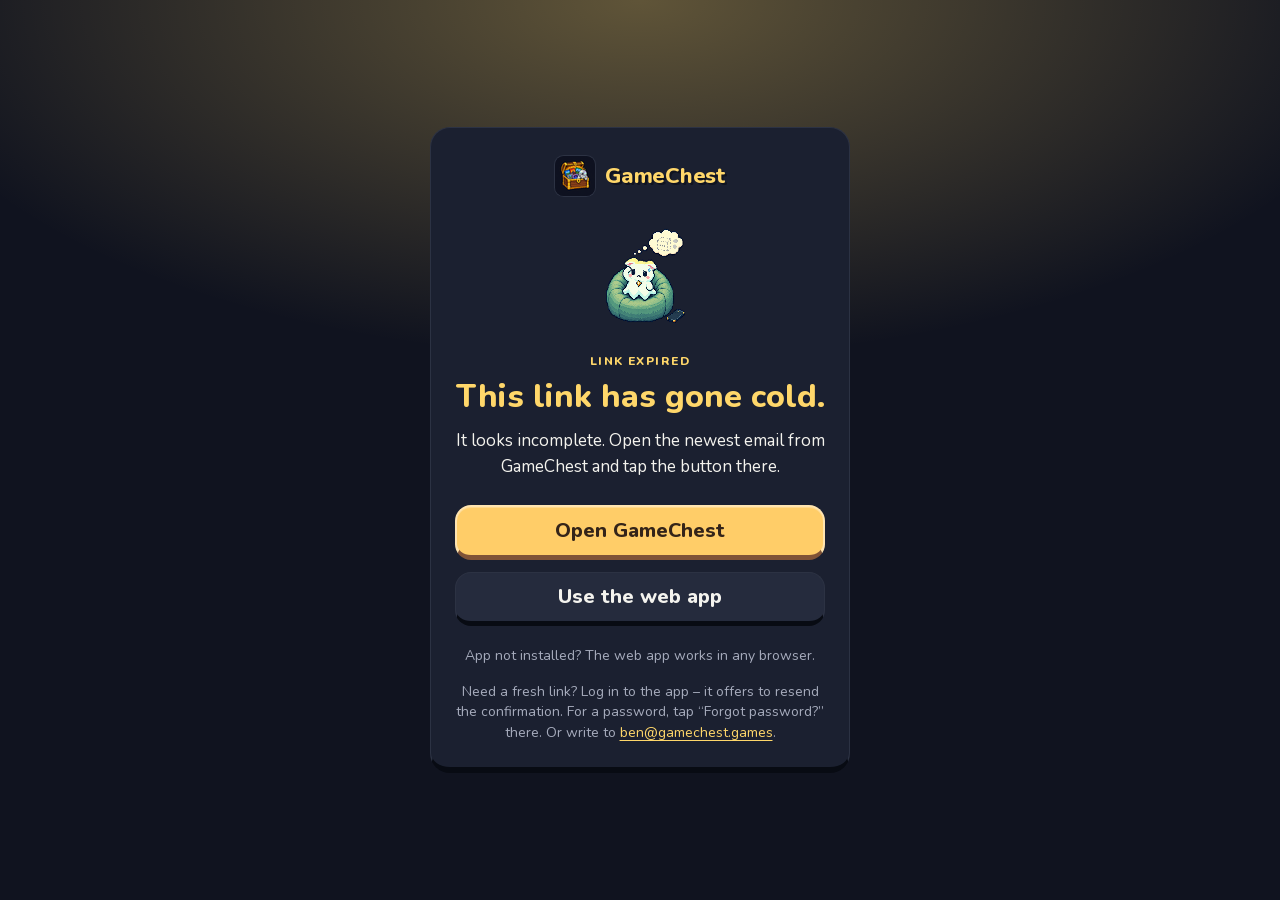
<file: auth/confirm/index.html>
<!DOCTYPE html><html lang="en" class="nunito_c81cbedf-module__F6FspG__variable silkscreen_12bf01c6-module__xPTk9W__variable"><head><meta charSet="utf-8"/><meta name="viewport" content="width=device-width, initial-scale=1"/><link rel="preload" href="/_next/static/media/07454f8ad8aaac57-s.p.2kjei9psvcorz.woff2" as="font" crossorigin="" type="font/woff2"/><link rel="preload" href="/_next/static/media/37f34e4fcce0f2d4-s.p.3dosikwwiz7p4.woff2" as="font" crossorigin="" type="font/woff2"/><style data-precedence="next" data-href="/_next/static/chunks/0uhvclvudsl5d.css /_next/static/chunks/0npsj62vupo9-.css">@font-face{font-family:Nunito;font-style:normal;font-weight:200 1000;font-display:swap;src:url(/_next/static/media/224e262ef877bfa4-s.1zkvd_innyig_.woff2)format("woff2");unicode-range:U+460-52F,U+1C80-1C8A,U+20B4,U+2DE0-2DFF,U+A640-A69F,U+FE2E-FE2F}@font-face{font-family:Nunito;font-style:normal;font-weight:200 1000;font-display:swap;src:url(/_next/static/media/7f11d98043fdedc9-s.2c8-7nzo1jf9r.woff2)format("woff2");unicode-range:U+301,U+400-45F,U+490-491,U+4B0-4B1,U+2116}@font-face{font-family:Nunito;font-style:normal;font-weight:200 1000;font-display:swap;src:url(/_next/static/media/e6d00ff86ef9e699-s.1vcas2uk12q5a.woff2)format("woff2");unicode-range:U+102-103,U+110-111,U+128-129,U+168-169,U+1A0-1A1,U+1AF-1B0,U+300-301,U+303-304,U+308-309,U+323,U+329,U+1EA0-1EF9,U+20AB}@font-face{font-family:Nunito;font-style:normal;font-weight:200 1000;font-display:swap;src:url(/_next/static/media/d8cb5ab3660140cd-s.2demiz2t05dx4.woff2)format("woff2");unicode-range:U+100-2BA,U+2BD-2C5,U+2C7-2CC,U+2CE-2D7,U+2DD-2FF,U+304,U+308,U+329,U+1D00-1DBF,U+1E00-1E9F,U+1EF2-1EFF,U+2020,U+20A0-20AB,U+20AD-20C4,U+2113,U+2C60-2C7F,U+A720-A7FF}@font-face{font-family:Nunito;font-style:normal;font-weight:200 1000;font-display:swap;src:url(/_next/static/media/07454f8ad8aaac57-s.p.2kjei9psvcorz.woff2)format("woff2");unicode-range:U+??,U+131,U+152-153,U+2BB-2BC,U+2C6,U+2DA,U+2DC,U+304,U+308,U+329,U+2000-206F,U+20AC,U+2122,U+2191,U+2193,U+2212,U+2215,U+FEFF,U+FFFD}@font-face{font-family:Nunito Fallback;src:local(Arial);ascent-override:99.71%;descent-override:34.82%;line-gap-override:0.0%;size-adjust:101.39%}.nunito_c81cbedf-module__F6FspG__className{font-family:Nunito,Nunito Fallback;font-style:normal}.nunito_c81cbedf-module__F6FspG__variable{--font-nunito:"Nunito", "Nunito Fallback"}
@font-face{font-family:Silkscreen;font-style:normal;font-weight:400;font-display:swap;src:url(/_next/static/media/26e9340776e0c8e8-s.3-pcjiz3ygyf8.woff2)format("woff2");unicode-range:U+100-2BA,U+2BD-2C5,U+2C7-2CC,U+2CE-2D7,U+2DD-2FF,U+304,U+308,U+329,U+1D00-1DBF,U+1E00-1E9F,U+1EF2-1EFF,U+2020,U+20A0-20AB,U+20AD-20C4,U+2113,U+2C60-2C7F,U+A720-A7FF}@font-face{font-family:Silkscreen;font-style:normal;font-weight:400;font-display:swap;src:url(/_next/static/media/37f34e4fcce0f2d4-s.p.3dosikwwiz7p4.woff2)format("woff2");unicode-range:U+??,U+131,U+152-153,U+2BB-2BC,U+2C6,U+2DA,U+2DC,U+304,U+308,U+329,U+2000-206F,U+20AC,U+2122,U+2191,U+2193,U+2212,U+2215,U+FEFF,U+FFFD}@font-face{font-family:Silkscreen Fallback;src:local(Arial);ascent-override:68.84%;descent-override:16.71%;line-gap-override:0.0%;size-adjust:149.62%}.silkscreen_12bf01c6-module__xPTk9W__className{font-family:Silkscreen,Silkscreen Fallback;font-style:normal;font-weight:400}.silkscreen_12bf01c6-module__xPTk9W__variable{--font-silkscreen:"Silkscreen", "Silkscreen Fallback"}
.legal-prose{max-width:68ch;color:var(--legal-ink);overflow-wrap:break-word;font-size:1.0625rem;line-height:1.65}.legal-prose h2{color:var(--legal-accent);margin:2.25rem 0 .5rem;scroll-margin-top:88px;font-size:1.3125rem;line-height:1.3}.legal-prose h3{color:var(--legal-accent-2);margin:1.5rem 0 .375rem;font-size:1.125rem;line-height:1.35}.legal-prose p,.legal-prose ul,.legal-prose ol{margin:0 0 .875rem}.legal-prose ul,.legal-prose ol{padding-left:1.375rem}.legal-prose li{margin:.25rem 0}.legal-meta{color:var(--legal-muted);margin:0 0 1.25rem;font-size:.9375rem}.legal-note{border-left:4px solid var(--legal-note);background:var(--legal-note-bg);border-radius:8px;margin:0 0 1.5rem;padding:.75rem 1rem;font-size:.9375rem}.legal-note p{margin:0}.legal-ph{background:var(--legal-ph-bg);color:var(--legal-accent);-webkit-hyphens:manual;hyphens:manual;-webkit-box-decoration-break:clone;box-decoration-break:clone;border-radius:4px;padding:0 .25rem;font-weight:700}.legal-address{font-style:normal}.legal-toc{background:var(--legal-surface);border:1px solid var(--legal-border);border-radius:14px;margin:0 0 1.5rem;padding:.875rem 1.25rem}.legal-toc-title{margin:0 0 .25rem;font-weight:700}.legal-toc ul{margin:0;padding:0;list-style:none}.legal-toc a{padding:.25rem 0;display:inline-block}.legal-table-wrap{margin:.625rem 0 1rem}.legal-table{border-collapse:collapse;width:100%;font-size:.9375rem}.legal-table th,.legal-table td{text-align:left;vertical-align:top;border-bottom:1px solid var(--legal-border);padding:.5rem}.legal-table th{color:var(--legal-accent-2);font-weight:700}@media (max-width:559.98px){.legal-table thead{clip-path:inset(50%);width:1px;height:1px;position:absolute;overflow:hidden}.legal-table,.legal-table tbody,.legal-table tr,.legal-table td{width:100%;display:block}.legal-table tr{border-bottom:1px solid var(--legal-border);padding:.5rem 0}.legal-table td{border:0;padding:.1875rem 0}.legal-table td:before{content:attr(data-label);color:var(--legal-accent-2);font-size:.8125rem;font-weight:700;display:block}}
:root{--lightningcss-light: ;--lightningcss-dark:initial;color-scheme:dark;--g-bg:#10131f;--g-panel:#1b2030;--g-elevated:#252b3d;--g-border:#2c3243;--g-ink:#f4f3ee;--g-muted:#a6abbc;--g-gold:#ffd76a;--g-amber:#ffcd68;--g-gold-sel:#44391f;--g-mint:#c4f280;--g-btn-edge:#ffe4af;--g-btn-text:#342419;--g-btn-shadow:#805337;--g-glow-in:#ffd76a55;--g-glow-out:#ffd76a00;--font-body:var(--font-nunito), system-ui, -apple-system, "Segoe UI", Roboto, Arial, sans-serif;--font-label:var(--font-silkscreen), ui-monospace, monospace;--font-display:var(--font-nunito), system-ui, -apple-system, "Segoe UI", Roboto, Arial, sans-serif;--g-deep:#080b13;--g-card-edge:#5f5130;--g-coin-edge:#9e6b19;--g-light-edge:#fff0b5;--container:1120px;--gutter:16px;--header-h:64px;--section-gap:96px;--radius-card:20px;--bevel:10px;--legal-ink:var(--g-ink);--legal-muted:var(--g-muted);--legal-accent:var(--g-gold);--legal-accent-2:var(--g-amber);--legal-surface:var(--g-elevated);--legal-border:var(--g-border);--legal-note:var(--g-mint);--legal-note-bg:#c4f28014;--legal-ph-bg:#ffd76a29}@media (min-width:481px){:root{--gutter:24px}}@media (min-width:768px){:root{--section-gap:120px}}@media (min-width:1025px){:root{--gutter:32px}}*,:before,:after{box-sizing:border-box}html{-moz-text-size-adjust:100%;text-size-adjust:100%;scroll-padding-top:calc(var(--header-h) + 16px)}@media (prefers-reduced-motion:no-preference){html{scroll-behavior:smooth}}body{background:var(--g-bg);color:var(--g-ink);font-family:var(--font-body);overflow-wrap:break-word;margin:0;font-size:1.0625rem;line-height:1.6}@media (min-width:768px){body{font-size:1.125rem}}img,picture,svg{max-width:100%;display:block}img{height:auto}h1,h2,h3{text-wrap:balance;margin:0;font-weight:800}p{text-wrap:pretty;margin:0}a{color:var(--g-gold);text-underline-offset:3px;text-decoration-thickness:1px}a:hover{text-decoration-thickness:2px}:focus-visible{outline:3px solid var(--g-mint);outline-offset:3px;border-radius:4px}.container{width:100%;max-width:calc(var(--container) + 2 * var(--gutter));padding-inline:var(--gutter);margin-inline:auto}.visually-hidden{clip-path:inset(50%);white-space:nowrap;border:0;width:1px;height:1px;margin:-1px;padding:0;overflow:hidden;position:absolute!important}.skip-link{z-index:100;background:var(--g-amber);color:var(--g-btn-text);font-family:var(--font-display);border:2px solid var(--g-btn-edge);border-bottom:5px solid var(--g-btn-shadow);border-radius:16px;padding:12px 16px;font-size:1.25rem;font-weight:800;text-decoration:none;position:absolute;top:-100px;left:12px}.skip-link:focus{top:12px}.pixel{image-rendering:pixelated}.eyebrow{font-family:var(--font-label);letter-spacing:.12em;text-transform:uppercase;color:var(--g-gold);margin:0 0 12px;font-size:.6875rem;line-height:1.4;display:inline-block}@media (min-width:768px){.eyebrow{font-size:.75rem}}.h2{font-family:var(--font-display);color:var(--g-gold);font-size:2rem;font-weight:800;line-height:1.15}.h2:after{content:"";background:var(--g-gold);width:48px;height:4px;margin-top:16px;display:block}.h2.center:after{margin-inline:auto}@media (min-width:768px){.h2{font-size:2.625rem;line-height:1.1}}.h3{font-family:var(--font-display);color:var(--g-ink);font-size:1.375rem;font-weight:800;line-height:1.3}@media (min-width:768px){.h3{font-size:1.5rem}}.muted{color:var(--g-muted);font-size:.9375rem;line-height:1.55}@media (min-width:768px){.muted{font-size:1rem}}.btn{min-height:54px;font:inherit;font-family:var(--font-display);text-align:center;border-radius:16px;justify-content:center;align-items:center;gap:8px;padding:12px 22px;font-size:1.25rem;font-weight:800;line-height:1.2;text-decoration:none;transition:transform .12s cubic-bezier(.33,1,.68,1),border-bottom-width .12s cubic-bezier(.33,1,.68,1);display:inline-flex}.btn-secondary{background:var(--g-elevated);color:var(--g-ink);border:1.4px solid var(--g-border);border-bottom:5px solid var(--g-deep)}a.btn-secondary:hover{border-color:var(--g-gold);border-bottom-color:var(--g-deep)}.btn-primary{background:var(--g-amber);color:var(--g-btn-text);border:2px solid var(--g-btn-edge);border-bottom:5px solid var(--g-btn-shadow);box-shadow:inset 0 1px #ffffff38}a.btn-primary:hover{filter:brightness(1.04)}a.btn-primary:active,a.btn-secondary:active{border-bottom-width:1.5px;transition-duration:80ms;transform:translateY(3.5px)}@media (prefers-reduced-motion:reduce){.btn{transition:none}}.coin{z-index:1;background:var(--g-gold);border-bottom:3px solid var(--g-coin-edge);width:32px;height:32px;color:var(--g-bg);font-family:var(--font-body);border-radius:35%;flex:none;justify-content:center;align-items:center;font-size:.875rem;font-weight:800;line-height:1;display:inline-flex;position:relative}.coin--done{color:#0000}.coin--done:after{content:"";border:solid var(--g-bg);border-width:0 3px 3px 0;width:6px;height:11px;position:absolute;transform:translateY(-2px)rotate(45deg)}.coin--current{outline:2px solid var(--g-light-edge);outline-offset:-2px}@media (min-width:768px){.coin{width:36px;height:36px;font-size:.9375rem}}.rail{z-index:0;background:var(--g-elevated);border-bottom:2px solid var(--g-deep);pointer-events:none;border-radius:3px;height:6px;position:absolute}.rail--gold{background:var(--g-gold)}.prose a{text-decoration:underline}
.not-found-module__Qxt1xq__main{max-width:calc(640px + 2 * var(--gutter));padding:64px var(--gutter);flex-direction:column;gap:40px;margin:0 auto;display:flex}.not-found-module__Qxt1xq__mark{width:64px;height:64px}.not-found-module__Qxt1xq__block{flex-direction:column;align-items:flex-start;gap:12px;display:flex}.not-found-module__Qxt1xq__block+.not-found-module__Qxt1xq__block{border-top:1px solid var(--g-border);padding-top:40px}.not-found-module__Qxt1xq__title{color:var(--g-gold);font-size:2rem;line-height:1.15}
.BrandMark-module__Vly-dW__mark{align-items:center;gap:10px;min-width:0;display:inline-flex}.BrandMark-module__Vly-dW__icon{box-shadow:0 0 0 1px var(--g-border);border-radius:22%;flex:none}.BrandMark-module__Vly-dW__name{font-family:var(--font-display);color:var(--g-gold);letter-spacing:-.01em;white-space:nowrap;text-shadow:2px 2px 0 var(--g-bg);font-weight:800;line-height:1}.BrandMark-module__Vly-dW__sm .BrandMark-module__Vly-dW__icon{width:40px;height:40px}.BrandMark-module__Vly-dW__sm .BrandMark-module__Vly-dW__name{font-size:1.375rem}.BrandMark-module__Vly-dW__lg{gap:16px}.BrandMark-module__Vly-dW__lg .BrandMark-module__Vly-dW__icon{width:88px;height:88px}.BrandMark-module__Vly-dW__lg .BrandMark-module__Vly-dW__name{font-size:clamp(2.25rem,11vw,4rem)}@media (min-width:1024px){.BrandMark-module__Vly-dW__lg .BrandMark-module__Vly-dW__icon{width:128px;height:128px}}
.LangSwitch-module__xMFtda__switch{align-items:center;gap:2px;font-size:.9375rem;font-weight:700;display:flex}.LangSwitch-module__xMFtda__current,.LangSwitch-module__xMFtda__link{justify-content:center;align-items:center;min-width:44px;min-height:48px;padding:0 8px;display:inline-flex}.LangSwitch-module__xMFtda__current{color:var(--g-ink)}.LangSwitch-module__xMFtda__link{color:var(--g-gold);text-underline-offset:3px;text-decoration:underline}.LangSwitch-module__xMFtda__sep{color:var(--g-border)}
.Footer-module__IpM4KW__footer{background:var(--g-panel);border-top:1px solid var(--g-border);margin-top:var(--section-gap);padding:40px 0 32px}.Footer-module__IpM4KW__inner{flex-direction:column;gap:20px;display:flex}.Footer-module__IpM4KW__brandRow{flex-wrap:wrap;align-items:center;gap:8px 16px;display:flex}.Footer-module__IpM4KW__brand{align-items:center;min-height:48px;text-decoration:none;display:inline-flex}.Footer-module__IpM4KW__tagline{color:var(--g-muted);font-size:.9375rem}.Footer-module__IpM4KW__linkRow{flex-wrap:wrap;justify-content:space-between;align-items:center;gap:8px 24px;display:flex}.Footer-module__IpM4KW__links{flex-wrap:wrap;gap:0 4px;margin:0;padding:0;list-style:none;display:flex}.Footer-module__IpM4KW__links a{min-height:48px;color:var(--g-ink);text-underline-offset:3px;align-items:center;margin-left:-10px;margin-right:10px;padding:0 10px;font-size:.9375rem;display:inline-flex}.Footer-module__IpM4KW__links a:hover,.Footer-module__IpM4KW__links a[aria-current=page]{color:var(--g-gold)}.Footer-module__IpM4KW__small{color:var(--g-muted);flex-direction:column;gap:4px;font-size:.8125rem;line-height:1.5;display:flex}
.Header-module__NAGPiW__header{z-index:50;height:var(--header-h);background:var(--g-bg);border-bottom:1px solid var(--g-border);position:sticky;top:0}@supports ((-webkit-backdrop-filter:blur(8px)) or (backdrop-filter:blur(8px))){.Header-module__NAGPiW__header{-webkit-backdrop-filter:blur(8px);backdrop-filter:blur(8px);background:#10131feb}}.Header-module__NAGPiW__inner{justify-content:space-between;align-items:center;gap:16px;height:100%;display:flex}.Header-module__NAGPiW__brand{flex:none;align-items:center;min-height:48px;text-decoration:none;display:inline-flex}.Header-module__NAGPiW__nav{display:none}.Header-module__NAGPiW__end{align-items:center;gap:16px;display:flex}.Header-module__NAGPiW__cta{display:none}@media (min-width:768px){.Header-module__NAGPiW__nav{gap:4px;margin-inline:auto;display:flex}.Header-module__NAGPiW__nav a{min-height:48px;color:var(--g-ink);align-items:center;padding:0 12px;font-size:1rem;font-weight:700;text-decoration:none;display:inline-flex}.Header-module__NAGPiW__nav a:hover,.Header-module__NAGPiW__nav a[aria-current=page]{color:var(--g-gold)}}@media (min-width:1024px){.Header-module__NAGPiW__cta{display:block}}
.PhoneFrame-module__8nVjmW__stage{width:100%;max-width:320px;margin-inline:auto;padding:24px 0 28px;position:relative}.PhoneFrame-module__8nVjmW__stage:before{content:"";pointer-events:none;background:radial-gradient(70% 60% at 50% 35%,#ffd76a2e,#ffd76a00 70%);position:absolute;inset:-8% -18% 0}.PhoneFrame-module__8nVjmW__stage:after{content:"";filter:blur(5px);pointer-events:none;background:#0000008c;border-radius:50%;width:62%;height:14px;position:absolute;bottom:4px;left:19%}.PhoneFrame-module__8nVjmW__frame{background:var(--g-bg);border:3px solid var(--g-gold);border-radius:28px;width:100%;padding:6px;position:relative;box-shadow:0 6px #9e6b19,0 24px 60px -30px #000}.PhoneFrame-module__8nVjmW__img{aspect-ratio:1320/2868;background:var(--g-panel);border-radius:19px;width:100%;height:auto;box-shadow:inset 0 0 0 1px #ffffff0a}.PhoneFrame-module__8nVjmW__cropStage:before{inset:-8% -6% 0}.PhoneFrame-module__8nVjmW__crop{height:300px;overflow:hidden}.PhoneFrame-module__8nVjmW__crop picture{height:100%}.PhoneFrame-module__8nVjmW__crop .PhoneFrame-module__8nVjmW__img{aspect-ratio:auto;object-fit:cover;object-position:top;height:100%}@media (min-width:1024px){.PhoneFrame-module__8nVjmW__crop{height:360px}}@media (prefers-reduced-motion:no-preference){.PhoneFrame-module__8nVjmW__float{animation:6s ease-in-out infinite PhoneFrame-module__8nVjmW__float}}@keyframes PhoneFrame-module__8nVjmW__float{0%,to{transform:translateY(0)}50%{transform:translateY(-6px)}}
.Feature-module__i2wIta__feature{counter-increment:feature;align-items:center;gap:40px;display:grid}.Feature-module__i2wIta__feature+.Feature-module__i2wIta__feature{margin-top:var(--section-gap)}.Feature-module__i2wIta__eyebrow:before{content:counter(feature, decimal-leading-zero) " · "}.Feature-module__i2wIta__text{max-width:56ch}.Feature-module__i2wIta__body{flex-direction:column;gap:16px;margin-top:24px;display:flex}.Feature-module__i2wIta__list{flex-direction:column;gap:12px;margin:0;padding:0;list-style:none;display:flex}.Feature-module__i2wIta__list li{align-items:flex-start;gap:12px;display:flex}.Feature-module__i2wIta__icon{color:var(--g-gold);flex:none;margin-top:2px}.Feature-module__i2wIta__media{justify-content:center;display:flex;overflow-x:clip}@media (min-width:768px){.Feature-module__i2wIta__feature{grid-template-columns:7fr 5fr;gap:48px}.Feature-module__i2wIta__feature:nth-of-type(2n) .Feature-module__i2wIta__text{order:2}.Feature-module__i2wIta__feature:nth-of-type(2n) .Feature-module__i2wIta__media{order:1}.Feature-module__i2wIta__feature:nth-of-type(2n) .Feature-module__i2wIta__stage:before{background:radial-gradient(70% 60% at 40% 35%,#ffd76a2e,#ffd76a00 70%)}}.Feature-module__i2wIta__second{display:none}@media (min-width:1024px){.Feature-module__i2wIta__duo{align-items:flex-start;gap:0}.Feature-module__i2wIta__duo>.Feature-module__i2wIta__stage:first-child{z-index:1;max-width:270px}.Feature-module__i2wIta__duo .Feature-module__i2wIta__second{opacity:.92;max-width:220px;margin:90px 0 0 -40px;display:block}}
.Faq-module__MGuq4G__list{flex-direction:column;gap:12px;display:flex}.Faq-module__MGuq4G__item{background:var(--g-panel);border:1px solid var(--g-border);border-radius:16px}.Faq-module__MGuq4G__item[open]{border-color:var(--g-gold-sel)}.Faq-module__MGuq4G__summary{cursor:pointer;border-radius:16px;justify-content:space-between;align-items:center;gap:16px;min-height:56px;padding:14px 18px;list-style:none;display:flex}.Faq-module__MGuq4G__summary::-webkit-details-marker{display:none}.Faq-module__MGuq4G__summary:hover .Faq-module__MGuq4G__q{color:var(--g-gold)}.Faq-module__MGuq4G__q{font-size:1.0625rem;font-weight:700;line-height:1.35}.Faq-module__MGuq4G__marker{flex:none;width:16px;height:16px;position:relative}.Faq-module__MGuq4G__marker:before,.Faq-module__MGuq4G__marker:after{content:"";background:var(--g-gold);width:16px;height:2px;position:absolute;top:7px;left:0}.Faq-module__MGuq4G__marker:after{transform:rotate(90deg)}.Faq-module__MGuq4G__item[open] .Faq-module__MGuq4G__marker:after{transform:none}.Faq-module__MGuq4G__a{color:var(--g-ink);padding:0 18px 18px}@media (min-width:768px){.Faq-module__MGuq4G__q{font-size:1.125rem}}
.StoreCta-module__rHBbvG__wrap{flex-direction:column;align-items:flex-start;gap:10px;display:flex}.StoreCta-module__rHBbvG__badges{flex-wrap:wrap;align-items:center;gap:8px 12px;display:flex}.StoreCta-module__rHBbvG__badge{border-radius:10px;line-height:0;display:inline-block}.StoreCta-module__rHBbvG__playImg{width:auto;height:64px}.StoreCta-module__rHBbvG__compact .StoreCta-module__rHBbvG__playImg{height:57px}.StoreCta-module__rHBbvG__soon{background:var(--g-elevated);border:1.4px solid var(--g-border);border-bottom:4px solid var(--g-deep);cursor:default;border-radius:10px;flex-direction:column;justify-content:center;max-width:100%;min-height:46px;margin:0;padding:5px 14px 6px;display:inline-flex}.StoreCta-module__rHBbvG__soonLabel{font-family:var(--font-label);letter-spacing:.08em;text-transform:uppercase;color:var(--g-ink);font-size:.75rem;line-height:1.3}.StoreCta-module__rHBbvG__soonNote{color:var(--g-muted);font-size:.8125rem;line-height:1.3}.StoreCta-module__rHBbvG__pill{cursor:default;-webkit-user-select:text;user-select:text;white-space:normal;text-align:left;max-width:100%;margin:0}.StoreCta-module__rHBbvG__subline{color:var(--g-muted);font-size:.875rem}.StoreCta-module__rHBbvG__appleImg{width:auto;height:45px;display:block}.StoreCta-module__rHBbvG__compact .StoreCta-module__rHBbvG__appleImg{height:40px}
.Journey-module__R5UgHW__section{margin-top:var(--section-gap);overflow-x:clip}.Journey-module__R5UgHW__head{max-width:62ch}.Journey-module__R5UgHW__lead{max-width:54ch;margin-top:20px}.Journey-module__R5UgHW__journey{gap:48px;margin-top:40px;display:grid}.Journey-module__R5UgHW__stage{display:none}.Journey-module__R5UgHW__steps{gap:56px;margin:0;padding:0;list-style:none;display:grid}.Journey-module__R5UgHW__step{gap:24px;display:grid}.Journey-module__R5UgHW__text{flex-direction:column;align-items:flex-start;gap:12px;min-width:0;display:flex}.Journey-module__R5UgHW__coin{margin-bottom:4px}.Journey-module__R5UgHW__body{color:var(--g-muted);max-width:48ch}.Journey-module__R5UgHW__pills{flex-wrap:wrap;gap:8px;margin:0;padding:0;list-style:none;display:flex}.Journey-module__R5UgHW__pill{font-family:var(--font-label);letter-spacing:.12em;text-transform:uppercase;color:var(--g-gold);background:var(--g-gold-sel);border-radius:999px;padding:6px 12px;font-size:.6875rem;line-height:1.4}.Journey-module__R5UgHW__cta{margin-top:8px}.Journey-module__R5UgHW__media{justify-content:center;min-width:0;display:flex;position:relative}.Journey-module__R5UgHW__crop{max-width:300px}.Journey-module__R5UgHW__chip{background:var(--g-elevated);border:1px solid var(--g-gold);border-bottom:3px solid var(--g-coin-edge);color:var(--g-ink);white-space:nowrap;border-radius:999px;align-items:center;gap:8px;padding:8px 14px 8px 12px;font-size:.9375rem;font-weight:700;line-height:1.2;display:inline-flex;box-shadow:0 14px 30px -12px #000}.Journey-module__R5UgHW__chipIcon{color:var(--g-gold);flex:none}.Journey-module__R5UgHW__cover{aspect-ratio:3/4;border:2px solid var(--g-gold);background:radial-gradient(circle at 64% 30%, var(--g-gold) 0 9px, transparent 10px), linear-gradient(180deg, #23305a 0 56%, #3a8a5c 56% 72%, #6a4a30 72%);border-radius:6px;width:54px;display:block;box-shadow:inset 0 0 0 2px #ffffff1f,0 8px 16px #00000080}.Journey-module__R5UgHW__chest{filter:drop-shadow(0 10px 14px #0000008c);width:150px;display:block;position:relative}.Journey-module__R5UgHW__chest:before{content:"";background:radial-gradient(closest-side, var(--g-glow-in), var(--g-glow-out));z-index:-1;position:absolute;inset:-20% -20% -10%}.Journey-module__R5UgHW__chestImg{width:100%;height:auto}.Journey-module__R5UgHW__mediaChip{z-index:2;position:absolute;top:36px;right:max(0px,50% - 176px)}.Journey-module__R5UgHW__mediaChest{z-index:3;position:absolute;bottom:12px;left:max(-8px,50% - 196px)}.Journey-module__R5UgHW__mediaCover{z-index:2;position:absolute;bottom:64px;left:max(32px,50% - 156px)}.Journey-module__R5UgHW__stageChip,.Journey-module__R5UgHW__stageCover,.Journey-module__R5UgHW__stageChest,.Journey-module__R5UgHW__stageCat{opacity:0;position:absolute}.Journey-module__R5UgHW__stageChip{z-index:3;top:16%;right:-36%}.Journey-module__R5UgHW__stageChest{z-index:3;width:190px;bottom:-6px;left:-124px}.Journey-module__R5UgHW__stageCover{z-index:2;width:64px;bottom:48px;left:-60px}.Journey-module__R5UgHW__stageCat{z-index:3;bottom:6px;right:-72px}.Journey-module__R5UgHW__stageCat img{width:112px;height:112px}@media (min-width:768px){.Journey-module__R5UgHW__journey{margin-top:48px}.Journey-module__R5UgHW__steps{gap:72px}.Journey-module__R5UgHW__step{grid-template-columns:minmax(0,1fr) minmax(0,1fr);align-items:center;gap:40px}}@media (prefers-reduced-motion:no-preference){@supports (animation-timeline:view()){.Journey-module__R5UgHW__step{animation:linear both Journey-module__R5UgHW__rise;animation-timeline:view();animation-range:entry entry 70%}.Journey-module__R5UgHW__mediaChip{animation:linear both Journey-module__R5UgHW__chip-in;animation-timeline:view();animation-range:entry}.Journey-module__R5UgHW__mediaCover{animation:linear both Journey-module__R5UgHW__cover-drop;animation-timeline:view();animation-range:entry cover 45%}@media (min-width:1024px){.Journey-module__R5UgHW__journey{timeline-scope:--journey;grid-template-columns:minmax(0,5fr) minmax(0,7fr);align-items:start;gap:64px}.Journey-module__R5UgHW__stage{top:var(--header-h);height:calc(100vh - var(--header-h));justify-content:center;align-items:center;display:flex;position:sticky}.Journey-module__R5UgHW__wrap{position:relative}.Journey-module__R5UgHW__wrap:before{content:"";pointer-events:none;background:radial-gradient(60% 55% at 50% 40%,#ffd76a29,#ffd76a00 70%);position:absolute;inset:-10% -40% -6%}.Journey-module__R5UgHW__phone{z-index:1;background:var(--g-bg);border:3px solid var(--g-gold);box-shadow:0 6px 0 var(--g-coin-edge), 0 24px 60px -30px #000;border-radius:28px;padding:6px;position:relative}.Journey-module__R5UgHW__screens{height:min(600px, calc(100vh - var(--header-h) - 128px));aspect-ratio:1320/2868;background:var(--g-panel);border-radius:19px;position:relative;overflow:hidden;box-shadow:inset 0 0 0 1px #ffffff0a}.Journey-module__R5UgHW__screens picture{position:absolute;inset:0}.Journey-module__R5UgHW__screens img{width:100%;height:100%}.Journey-module__R5UgHW__screens picture,.Journey-module__R5UgHW__stageChip,.Journey-module__R5UgHW__stageCover,.Journey-module__R5UgHW__stageChest,.Journey-module__R5UgHW__stageCat{animation-timing-function:linear;animation-fill-mode:both;animation-timeline:--journey;animation-range:cover calc(50vh - var(--header-h) / 2) cover calc(100% - 50vh - var(--header-h) / 2)}.Journey-module__R5UgHW__screens picture:nth-child(2){animation-name:Journey-module__R5UgHW__screen-2}.Journey-module__R5UgHW__screens picture:nth-child(3){animation-name:Journey-module__R5UgHW__screen-3}.Journey-module__R5UgHW__screens picture:nth-child(4){animation-name:Journey-module__R5UgHW__screen-4}.Journey-module__R5UgHW__screens picture:nth-child(5){animation-name:Journey-module__R5UgHW__screen-5}.Journey-module__R5UgHW__screens picture:nth-child(6){animation-name:Journey-module__R5UgHW__screen-6}.Journey-module__R5UgHW__stageChip{animation-name:Journey-module__R5UgHW__stage-chip}.Journey-module__R5UgHW__stageCover{animation-name:Journey-module__R5UgHW__stage-cover}.Journey-module__R5UgHW__stageChest{animation-name:Journey-module__R5UgHW__stage-chest}.Journey-module__R5UgHW__stageCat{animation-name:Journey-module__R5UgHW__stage-cat}.Journey-module__R5UgHW__steps{view-timeline-name:--journey;grid-auto-rows:1fr;gap:0}.Journey-module__R5UgHW__step{grid-template-columns:minmax(0,1fr);align-content:center;min-height:72vh;padding-block:24px;animation:linear both Journey-module__R5UgHW__focus;animation-timeline:view();animation-range:cover}.Journey-module__R5UgHW__media{display:none}.Journey-module__R5UgHW__text{max-width:52ch}}}}@keyframes Journey-module__R5UgHW__rise{0%{opacity:0;transform:translateY(28px)}to{opacity:1;transform:none}}@keyframes Journey-module__R5UgHW__chip-in{0%{opacity:0;transform:translate(140px,-40px)rotate(10deg)}to{opacity:1;transform:none}}@keyframes Journey-module__R5UgHW__cover-drop{0%{opacity:0;transform:translateY(-170px)rotate(-16deg)}20%{opacity:1}to{opacity:1;transform:translateY(0)rotate(8deg)scale(.82)}}@keyframes Journey-module__R5UgHW__focus{0%{opacity:.2;transform:translateY(24px)}36%{opacity:1;transform:none}64%{opacity:1;transform:none}to{opacity:.2;transform:translateY(-16px)}}@keyframes Journey-module__R5UgHW__screen-2{0%,14.2%{opacity:0;transform:translateY(14px)}19.2%,to{opacity:1;transform:none}}@keyframes Journey-module__R5UgHW__screen-3{0%,30.8%{opacity:0;transform:translateY(14px)}35.8%,to{opacity:1;transform:none}}@keyframes Journey-module__R5UgHW__screen-4{0%,47.5%{opacity:0;transform:translateY(14px)}52.5%,to{opacity:1;transform:none}}@keyframes Journey-module__R5UgHW__screen-5{0%,64.2%{opacity:0;transform:translateY(14px)}69.2%,to{opacity:1;transform:none}}@keyframes Journey-module__R5UgHW__screen-6{0%,80.8%{opacity:0;transform:translateY(14px)}85.8%,to{opacity:1;transform:none}}@keyframes Journey-module__R5UgHW__stage-chip{0%{opacity:0;transform:translate(150px,-100px)rotate(12deg)}4%{opacity:1}11%{opacity:1;transform:translate(0)rotate(0)}14.5%{opacity:1;transform:translate(-40px,70px)scale(.7)}17%{opacity:0;transform:translate(-60px,110px)scale(.3)}to{opacity:0;transform:translate(-60px,110px)scale(.3)}}@keyframes Journey-module__R5UgHW__stage-chest{0%,32%{opacity:0;transform:translateY(40px)}36%,50%{opacity:1;transform:none}54%,to{opacity:0;transform:translateY(24px)}}@keyframes Journey-module__R5UgHW__stage-cover{0%,36%{opacity:0;transform:translate(150px,-150px)rotate(-6deg)scale(.7)}37.5%{opacity:1;transform:translate(130px,-190px)rotate(-14deg)scale(.9)}44%{opacity:1;transform:translate(0)rotate(8deg)scale(.8)}46%,to{opacity:0;transform:translateY(0)rotate(8deg)scale(.8)}}@keyframes Journey-module__R5UgHW__stage-cat{0%,81%{opacity:0;transform:translateY(36px)}86%,to{opacity:1;transform:none}}
.PlusPanel-module__cxTOQW__section{margin-top:var(--section-gap)}.PlusPanel-module__cxTOQW__outer{--bev:16px;background:var(--g-gold);clip-path:polygon(var(--bev) 0, calc(100% - var(--bev)) 0, 100% var(--bev), 100% calc(100% - var(--bev)), calc(100% - var(--bev)) 100%, var(--bev) 100%, 0 calc(100% - var(--bev)), 0 var(--bev));padding:2px}.PlusPanel-module__cxTOQW__card{--bev-in:15.2px;background:var(--g-panel);clip-path:polygon(var(--bev-in) 0, calc(100% - var(--bev-in)) 0, 100% var(--bev-in), 100% calc(100% - var(--bev-in)), calc(100% - var(--bev-in)) 100%, var(--bev-in) 100%, 0 calc(100% - var(--bev-in)), 0 var(--bev-in));gap:32px;padding:32px 20px;display:grid}.PlusPanel-module__cxTOQW__chest{background:radial-gradient(closest-side, var(--g-glow-in), var(--g-glow-out));justify-content:center;align-items:center;display:flex}.PlusPanel-module__cxTOQW__chestImg{width:192px;height:auto}.PlusPanel-module__cxTOQW__text{flex-direction:column;gap:16px;min-width:0;display:flex}.PlusPanel-module__cxTOQW__text>.h2{margin-bottom:8px}.PlusPanel-module__cxTOQW__lead{font-size:1.0625rem}.PlusPanel-module__cxTOQW__list{flex-direction:column;gap:12px;margin:0;padding-left:1.25rem;display:flex}.PlusPanel-module__cxTOQW__list li::marker{color:var(--g-gold)}.PlusPanel-module__cxTOQW__itemTitle{color:var(--g-ink);font-weight:800;display:block}.PlusPanel-module__cxTOQW__accent{color:var(--g-gold);font-style:normal}.PlusPanel-module__cxTOQW__itemText{color:var(--g-muted);display:block}.PlusPanel-module__cxTOQW__note{font-size:.875rem}.PlusPanel-module__cxTOQW__honest{background:var(--g-elevated);border-radius:14px;padding:16px 18px;font-size:1rem}.PlusPanel-module__cxTOQW__honest strong{color:var(--g-gold)}.PlusPanel-module__cxTOQW__price{font-size:1rem;font-weight:700}.PlusPanel-module__cxTOQW__fine{color:var(--g-muted);font-size:.8125rem;line-height:1.55}.PlusPanel-module__cxTOQW__fine a{color:var(--g-gold)}.PlusPanel-module__cxTOQW__shot{justify-content:center;display:flex;overflow-x:clip}.PlusPanel-module__cxTOQW__shot .PlusPanel-module__cxTOQW__frame{width:min(260px,100%)}@media (min-width:768px){.PlusPanel-module__cxTOQW__card{grid-template:"chest text""shot text"1fr/200px minmax(0,1fr);align-items:start;padding:40px}.PlusPanel-module__cxTOQW__shot .PlusPanel-module__cxTOQW__frame{width:200px}.PlusPanel-module__cxTOQW__chest{background:radial-gradient(closest-side, var(--g-glow-in), var(--g-glow-out));grid-area:chest;justify-content:flex-start}.PlusPanel-module__cxTOQW__chestImg{width:200px}.PlusPanel-module__cxTOQW__text{grid-area:text}.PlusPanel-module__cxTOQW__shot{grid-area:shot;align-items:flex-start}}@media (min-width:1024px){.PlusPanel-module__cxTOQW__card{grid-template-columns:260px minmax(0,1fr);grid-template-areas:"chest text""shot text";align-items:start;gap:32px 40px}.PlusPanel-module__cxTOQW__shot .PlusPanel-module__cxTOQW__frame{width:240px}.PlusPanel-module__cxTOQW__chest{background:radial-gradient(closest-side, var(--g-glow-in), var(--g-glow-out));justify-content:center;padding-top:24px}}
.PrivacyStrip-module__Abr37G__section{margin-top:var(--section-gap)}.PrivacyStrip-module__Abr37G__grid{grid-template-columns:repeat(2,minmax(0,1fr));gap:12px;margin:32px 0 0;padding:0;list-style:none;display:grid}.PrivacyStrip-module__Abr37G__card{background:var(--g-panel);border:1px solid var(--g-border);border-radius:var(--radius-card);flex-direction:column;gap:8px;padding:16px;display:flex}.PrivacyStrip-module__Abr37G__icon{color:var(--g-gold)}.PrivacyStrip-module__Abr37G__title{color:var(--g-ink);font-size:1.0625rem;font-weight:700;line-height:1.3}.PrivacyStrip-module__Abr37G__text{color:var(--g-muted);font-size:.9375rem;line-height:1.55}.PrivacyStrip-module__Abr37G__more{margin-top:24px}.PrivacyStrip-module__Abr37G__more a{align-items:center;min-height:48px;font-weight:700;display:inline-flex}@media (max-width:399.98px){.PrivacyStrip-module__Abr37G__grid{grid-template-columns:1fr}}@media (min-width:480px){.PrivacyStrip-module__Abr37G__grid{gap:16px}.PrivacyStrip-module__Abr37G__card{padding:24px}}@media (min-width:768px){.PrivacyStrip-module__Abr37G__grid{grid-template-columns:repeat(4,minmax(0,1fr))}.PrivacyStrip-module__Abr37G__title{font-size:1.25rem}}.PrivacyStrip-module__Abr37G__note{max-width:68ch;margin-top:20px;font-size:.9375rem;line-height:1.55}
.SharedChest-module__Rjm_9W__section{margin-top:var(--section-gap)}.SharedChest-module__Rjm_9W__card{background:linear-gradient(160deg, var(--g-panel) 0%, var(--g-elevated) 100%);border:1px solid var(--g-border);border-bottom:5px solid var(--g-deep);border-radius:24px;align-items:center;gap:24px;padding:28px 20px 8px;display:grid;overflow:hidden}.SharedChest-module__Rjm_9W__text{min-width:0}.SharedChest-module__Rjm_9W__body{max-width:56ch;margin-top:24px}.SharedChest-module__Rjm_9W__pill{border:1px dashed var(--g-card-edge);font-family:var(--font-label);letter-spacing:.08em;text-transform:uppercase;color:var(--g-muted);overflow-wrap:anywhere;border-radius:12px;margin-top:20px;padding:8px 14px;font-size:.6875rem;line-height:1.6;display:inline-block}.SharedChest-module__Rjm_9W__media{justify-content:center;display:flex;overflow-x:clip}.SharedChest-module__Rjm_9W__frame{max-width:260px}@media (min-width:768px){.SharedChest-module__Rjm_9W__card{grid-template-columns:minmax(0,1fr) 260px;gap:40px;padding:40px 48px 16px}}
.Sources-module__RbbWia__section{align-items:center;gap:32px;margin-top:72px;display:grid}.Sources-module__RbbWia__text{min-width:0}.Sources-module__RbbWia__body{max-width:60ch;margin-top:24px}.Sources-module__RbbWia__label{font-family:var(--font-label);letter-spacing:.12em;text-transform:uppercase;color:var(--g-muted);margin-top:24px;font-size:.6875rem}.Sources-module__RbbWia__pills{flex-wrap:wrap;gap:8px;margin:10px 0 0;padding:0;list-style:none;display:flex}.Sources-module__RbbWia__pill{background:var(--g-panel);border:1px solid var(--g-border);border-bottom:3px solid var(--g-deep);border-radius:999px;align-items:center;gap:8px;min-height:44px;padding:8px 14px 8px 12px;font-size:.9375rem;font-weight:700;line-height:1.2;display:inline-flex}.Sources-module__RbbWia__way{background:var(--g-elevated)}.Sources-module__RbbWia__icon{color:var(--g-gold);flex:none}.Sources-module__RbbWia__note{max-width:60ch;margin-top:20px}.Sources-module__RbbWia__media{justify-content:center;display:flex;overflow-x:clip}.Sources-module__RbbWia__frame{max-width:300px}@media (min-width:768px){.Sources-module__RbbWia__section{grid-template-columns:7fr 5fr;gap:48px;margin-top:96px}}
.chest-module__1ayScW__page{min-height:100svh;padding:20px var(--gutter) 0;background:radial-gradient(60% 30% at 50% 0, var(--g-glow-in), var(--g-glow-out)), var(--g-bg)}.chest-module__1ayScW__shell{width:100%;max-width:960px;margin:0 auto}.chest-module__1ayScW__brand{color:var(--g-ink);margin-bottom:16px;text-decoration:none;display:inline-flex}.chest-module__1ayScW__panel[hidden],.chest-module__1ayScW__panel [hidden]{display:none!important}.chest-module__1ayScW__head{text-align:center;justify-items:center;gap:8px;margin-bottom:20px;display:grid}@media (min-width:768px){.chest-module__1ayScW__head{text-align:left;grid-template-columns:auto 1fr;place-items:center start;gap:24px}}.chest-module__1ayScW__chest{width:96px;height:96px}.chest-module__1ayScW__chest img,.chest-module__1ayScW__chest picture{width:100%;height:100%;image-rendering:pixelated;display:block}@media (min-width:768px){.chest-module__1ayScW__chest{width:128px;height:128px}}.chest-module__1ayScW__chest[data-chest-art=empty],.chest-module__1ayScW__chest[data-chest-art=closed]{opacity:.55;filter:grayscale(.6)}.chest-module__1ayScW__eyebrow{font-family:var(--font-label);letter-spacing:.08em;text-transform:uppercase;color:var(--g-gold);margin:0 0 4px;font-size:11px}.chest-module__1ayScW__title{font-family:var(--font-display);color:var(--g-gold);overflow-wrap:anywhere;outline:none;margin:0 0 6px;font-size:1.75rem;font-weight:800;line-height:1.15}.chest-module__1ayScW__meta{color:var(--g-muted);margin:0;font-size:15px}.chest-module__1ayScW__body{color:var(--g-ink);margin:0 0 16px;font-size:1rem;line-height:1.55}.chest-module__1ayScW__small{color:var(--g-muted);margin:0;font-size:.875rem;line-height:1.45}.chest-module__1ayScW__small:empty{display:none}.chest-module__1ayScW__tiles{grid-template-columns:.8fr repeat(4,1fr);gap:8px;margin-bottom:20px;display:grid}.chest-module__1ayScW__tile{min-height:64px;font:inherit;color:var(--g-ink);background:var(--g-panel);border:1.4px solid var(--g-border);border-bottom:4px solid var(--g-deep);cursor:pointer;border-radius:12px;align-content:center;justify-items:center;gap:2px;padding:6px 4px;display:grid}.chest-module__1ayScW__tile[aria-pressed=true]{background:var(--g-gold-sel);border-color:var(--g-gold)}.chest-module__1ayScW__tile:disabled{opacity:.45;cursor:default}.chest-module__1ayScW__tile:focus-visible{outline:3px solid var(--g-mint);outline-offset:2px}.chest-module__1ayScW__tileGlyph{font-variant-emoji:text;font-size:14px;line-height:1}.chest-module__1ayScW__tile[data-filter=playing] .chest-module__1ayScW__tileGlyph{color:var(--g-mint)}.chest-module__1ayScW__tile[data-filter=completed] .chest-module__1ayScW__tileGlyph{color:var(--g-gold)}.chest-module__1ayScW__tile[data-filter=dropped] .chest-module__1ayScW__tileGlyph{color:var(--g-muted)}.chest-module__1ayScW__tileCount{font-family:var(--font-label);font-size:18px;line-height:1.1}.chest-module__1ayScW__tileLabel{color:var(--g-muted);text-align:center;font-size:11px;line-height:1.2}@media (max-width:359px){.chest-module__1ayScW__tiles{grid-template-columns:repeat(3,1fr)}}.chest-module__1ayScW__grid{grid-template-columns:repeat(auto-fill,minmax(104px,1fr));gap:16px 10px;margin:0;padding:0;list-style:none;display:grid}@media (min-width:640px){.chest-module__1ayScW__grid{grid-template-columns:repeat(auto-fill,minmax(112px,128px));gap:18px 14px}}.chest-module__1ayScW__card{min-width:0}.chest-module__1ayScW__cardButton{width:100%;font:inherit;color:inherit;text-align:left;cursor:pointer;background:0 0;border:0;border-radius:8px;padding:0;display:block}.chest-module__1ayScW__cardButton:focus-visible{outline:3px solid var(--g-mint);outline-offset:3px}@media (hover:hover){.chest-module__1ayScW__cardButton:hover .chest-module__1ayScW__cover{border-color:var(--g-gold)}.chest-module__1ayScW__cardButton:hover .chest-module__1ayScW__gameTitle{color:var(--g-gold)}}.chest-module__1ayScW__card[hidden]{display:none}.chest-module__1ayScW__cover{aspect-ratio:3/4;background:var(--g-elevated);border:1px solid var(--g-border);border-radius:6px;display:block;position:relative;overflow:hidden}.chest-module__1ayScW__cover img{z-index:1;object-fit:cover;width:100%;height:100%;position:absolute;inset:0}.chest-module__1ayScW__hull{background:var(--g-panel);place-items:center;display:grid;position:absolute;inset:0}.chest-module__1ayScW__hullBand{background:var(--g-muted);opacity:.8;height:22%;position:absolute;inset:0 0 auto}.chest-module__1ayScW__cover[data-platform-kind=nintendo] .chest-module__1ayScW__hullBand{background:var(--g-amber)}.chest-module__1ayScW__cover[data-platform-kind=pc] .chest-module__1ayScW__hullBand{background:var(--g-mint)}.chest-module__1ayScW__hullInitial{font-family:var(--font-display);color:var(--g-muted);font-size:28px;font-weight:800}.chest-module__1ayScW__glyph{z-index:2;width:20px;height:20px;color:var(--g-btn-text);background:var(--g-gold);border:1.5px solid var(--g-bg);font-variant-emoji:text;border-radius:50%;place-items:center;font-size:10px;line-height:1;display:grid;position:absolute;top:4px;left:4px}.chest-module__1ayScW__glyph:empty{display:none}.chest-module__1ayScW__gameTitle{min-height:2.6em;color:var(--g-ink);overflow-wrap:anywhere;-webkit-line-clamp:2;-webkit-box-orient:vertical;margin:6px 0 2px;font-size:13px;font-weight:700;line-height:1.3;display:-webkit-box;overflow:hidden}.chest-module__1ayScW__sub{min-height:1.35em;color:var(--g-muted);margin:0;font-size:12px;display:block}.chest-module__1ayScW__sub[data-kind=stars]{letter-spacing:1px;color:var(--g-amber)}.chest-module__1ayScW__skeleton{aspect-ratio:3/4;background:var(--g-elevated);border-radius:6px}.chest-module__1ayScW__empty{color:var(--g-muted);margin:16px 0}@media (prefers-reduced-motion:no-preference){.chest-module__1ayScW__card{animation:.24s ease-out both chest-module__1ayScW__rise;animation-delay:calc(min(var(--i,0), 12) * 20ms)}}@keyframes chest-module__1ayScW__rise{0%{opacity:0;transform:translateY(8px)}}.chest-module__1ayScW__footer{color:var(--g-muted);text-align:center;margin:28px 0 16px;font-size:13px}.chest-module__1ayScW__footer a{color:var(--g-muted)}.chest-module__1ayScW__cta{z-index:5;margin:0 calc(-1 * var(--gutter));padding:12px var(--gutter) calc(12px + env(safe-area-inset-bottom));background:var(--g-panel);border-top:1px solid var(--g-border);text-align:center;gap:6px;display:grid;position:sticky;bottom:0}@media (min-width:900px){.chest-module__1ayScW__cta{border:1px solid var(--g-border);border-radius:var(--radius-card);margin:0 0 32px;position:static}}.chest-module__1ayScW__ctaButton{width:100%}@media (min-width:640px){.chest-module__1ayScW__ctaButton{justify-self:center;width:auto;min-width:320px}}.chest-module__1ayScW__ctaLinks{color:var(--g-muted);margin:0;font-size:14px}.chest-module__1ayScW__ctaLinks a,.chest-module__1ayScW__linkButton{color:var(--g-gold)}.chest-module__1ayScW__linkButton{font:inherit;cursor:pointer;background:0 0;border:0;padding:0;text-decoration:underline}.chest-module__1ayScW__state{text-align:center;justify-items:center;gap:8px;padding:24px 0 48px;display:grid}.chest-module__1ayScW__srOnly{clip:rect(0 0 0 0);white-space:nowrap;border:0;width:1px;height:1px;margin:-1px;padding:0;position:absolute;overflow:hidden}.chest-module__1ayScW__sectionTitle{font-family:var(--font-label);letter-spacing:.08em;text-transform:uppercase;color:var(--g-muted);margin:0 0 10px;font-size:12px;font-weight:400}.chest-module__1ayScW__skeletonStats{background:var(--g-panel);border:1px solid var(--g-border);border-radius:14px;height:132px;margin-bottom:20px}.chest-module__1ayScW__stats{margin-bottom:24px}.chest-module__1ayScW__statGrid{gap:10px;display:grid}@media (min-width:340px) and (max-width:719px){.chest-module__1ayScW__statGrid{grid-template-columns:1fr 1fr;gap:8px}.chest-module__1ayScW__statGrid .chest-module__1ayScW__statCard{padding:12px}.chest-module__1ayScW__statGrid .chest-module__1ayScW__legend{grid-template-columns:1fr;gap:4px;font-size:12px}.chest-module__1ayScW__statGrid .chest-module__1ayScW__bars{gap:5px}.chest-module__1ayScW__statGrid .chest-module__1ayScW__bar{font-size:12px}.chest-module__1ayScW__statGrid>[data-rating-card]{grid-column:1/-1;grid-template-columns:auto minmax(0,1fr);align-items:center;column-gap:14px;display:grid}.chest-module__1ayScW__statGrid>[data-rating-card] .chest-module__1ayScW__statLabel{grid-column:1/-1;margin-bottom:4px}.chest-module__1ayScW__statGrid>[data-rating-card] .chest-module__1ayScW__bigNumber{grid-row:span 2;margin:0}.chest-module__1ayScW__statGrid>[data-rating-card] .chest-module__1ayScW__small+.chest-module__1ayScW__small{margin-top:0}}@media (min-width:720px){.chest-module__1ayScW__statGrid{grid-template-columns:repeat(auto-fit,minmax(220px,1fr));gap:12px}}.chest-module__1ayScW__statCard{background:var(--g-panel);border:1.4px solid var(--g-border);border-bottom:4px solid var(--g-deep);border-radius:14px;min-width:0;padding:14px 16px}.chest-module__1ayScW__statLabel{color:var(--g-ink);margin:0 0 10px;font-size:13px;font-weight:800}.chest-module__1ayScW__stack{background:var(--g-elevated);border-radius:6px;height:12px;display:flex;overflow:hidden}.chest-module__1ayScW__stackPart{min-width:3px;height:100%;display:block}.chest-module__1ayScW__stackPart+.chest-module__1ayScW__stackPart{border-left:2px solid var(--g-panel)}.chest-module__1ayScW__legend{color:var(--g-muted);grid-template-columns:1fr 1fr;gap:6px 12px;margin:12px 0 0;padding:0;font-size:13px;list-style:none;display:grid}.chest-module__1ayScW__legend li{align-items:center;gap:6px;min-width:0;display:flex}.chest-module__1ayScW__legend b{font-family:var(--font-label);color:var(--g-ink);margin-left:auto;font-weight:400}.chest-module__1ayScW__dot{border-radius:3px;flex:none;width:10px;height:10px}.chest-module__1ayScW__dot[data-tone=playing],.chest-module__1ayScW__stackPart[data-tone=playing]{background:var(--g-mint)}.chest-module__1ayScW__dot[data-tone=completed],.chest-module__1ayScW__stackPart[data-tone=completed]{background:var(--g-gold)}.chest-module__1ayScW__dot[data-tone=want],.chest-module__1ayScW__stackPart[data-tone=want]{background:var(--g-ink)}.chest-module__1ayScW__dot[data-tone=dropped],.chest-module__1ayScW__stackPart[data-tone=dropped]{background:var(--g-muted);opacity:.6}.chest-module__1ayScW__bars{gap:8px;margin:0;padding:0;list-style:none;display:grid}.chest-module__1ayScW__bar{grid-template-columns:minmax(0,1fr) auto;gap:2px 10px;font-size:13px;display:grid}.chest-module__1ayScW__barName{color:var(--g-ink);white-space:nowrap;text-overflow:ellipsis;overflow:hidden}.chest-module__1ayScW__barCount{font-family:var(--font-label);color:var(--g-ink)}.chest-module__1ayScW__barTrack{background:var(--g-elevated);border-radius:3px;grid-column:1/-1;height:6px;overflow:hidden}.chest-module__1ayScW__barFill{background:var(--g-amber);border-radius:3px;height:100%;display:block}.chest-module__1ayScW__bigNumber{font-family:var(--font-display);color:var(--g-ink);align-items:baseline;gap:6px;margin:0 0 4px;font-size:2rem;font-weight:800;line-height:1;display:flex}.chest-module__1ayScW__bigStar{color:var(--g-amber);font-size:1.25rem}.chest-module__1ayScW__statCard .chest-module__1ayScW__small+.chest-module__1ayScW__small{margin-top:4px}.chest-module__1ayScW__browse{margin-bottom:8px}.chest-module__1ayScW__tiles{margin-bottom:12px}.chest-module__1ayScW__chips{margin:0 calc(-1 * var(--gutter)) 12px;padding:2px var(--gutter) 6px;scrollbar-width:thin;-webkit-overflow-scrolling:touch;gap:8px;display:flex;overflow-x:auto}@media (min-width:720px){.chest-module__1ayScW__chips{flex-wrap:wrap;margin:0 0 12px;padding:2px 0 0;overflow:visible}}.chest-module__1ayScW__chips:empty{display:none}.chest-module__1ayScW__chip{min-height:40px;font:inherit;color:var(--g-ink);white-space:nowrap;background:var(--g-panel);border:1.4px solid var(--g-border);cursor:pointer;border-radius:999px;flex:none;align-items:center;gap:6px;padding:0 14px;font-size:14px;font-weight:700;display:inline-flex}.chest-module__1ayScW__chip[aria-pressed=true]{background:var(--g-gold-sel);border-color:var(--g-gold)}.chest-module__1ayScW__chip:focus-visible{outline:3px solid var(--g-mint);outline-offset:2px}.chest-module__1ayScW__chipCount{font-family:var(--font-label);color:var(--g-muted);font-size:12px;font-weight:400}.chest-module__1ayScW__tools{grid-template-columns:minmax(0,1fr) auto;gap:8px;margin-bottom:10px;display:grid}.chest-module__1ayScW__search{display:block;position:relative}.chest-module__1ayScW__searchIcon{color:var(--g-muted);pointer-events:none;position:absolute;top:50%;left:12px;transform:translateY(-50%)}.chest-module__1ayScW__search input,.chest-module__1ayScW__sort select{width:100%;min-height:44px;font:inherit;color:var(--g-ink);background:var(--g-panel);border:1.4px solid var(--g-border);border-radius:12px;font-size:16px}.chest-module__1ayScW__search input{padding:0 12px 0 38px}.chest-module__1ayScW__search input::placeholder{color:var(--g-muted)}.chest-module__1ayScW__search input:focus-visible,.chest-module__1ayScW__sort select:focus-visible{outline:3px solid var(--g-mint);outline-offset:1px}.chest-module__1ayScW__sort{align-items:center;gap:6px;display:flex}.chest-module__1ayScW__sortLabel{color:var(--g-muted);font-size:13px}.chest-module__1ayScW__sort select{cursor:pointer;padding:0 10px}@media (max-width:380px){.chest-module__1ayScW__sortLabel{clip:rect(0 0 0 0);width:1px;height:1px;position:absolute;overflow:hidden}}.chest-module__1ayScW__resultLine{min-height:1.5em;color:var(--g-muted);flex-wrap:wrap;align-items:baseline;gap:4px 12px;margin:0 0 14px;font-size:13px;display:flex}.chest-module__1ayScW__cta{grid-template-columns:1fr}.chest-module__1ayScW__ctaMain{gap:6px;display:grid}.chest-module__1ayScW__ctaStores{display:none}.chest-module__1ayScW__hint{color:var(--g-mint);margin:0;font-size:.875rem;line-height:1.45}.chest-module__1ayScW__hint:empty{display:none}.chest-module__1ayScW__hint a{color:var(--g-gold)}[data-device=desktop] .chest-module__1ayScW__mobileOnly{display:none}[data-device=desktop] .chest-module__1ayScW__ctaStores{border-top:1px solid var(--g-border);justify-items:center;gap:8px;padding-top:12px;display:grid}@media (min-width:900px){[data-device=desktop] .chest-module__1ayScW__cta{text-align:left;grid-template-columns:1fr 1fr;align-items:center;gap:24px;padding:20px 24px}[data-device=desktop] .chest-module__1ayScW__ctaStores{border-top:0;border-left:1px solid var(--g-border);justify-items:start;padding:0 0 0 24px}[data-device=desktop] .chest-module__1ayScW__ctaButton{justify-self:start}}.chest-module__1ayScW__dialog{width:min(560px, 100vw - 2 * var(--gutter));max-height:calc(100dvh - 32px);color:var(--g-ink);background:var(--g-panel);border:1.4px solid var(--g-border);border-bottom:5px solid var(--g-deep);border-radius:var(--radius-card);padding:0;overflow:auto}.chest-module__1ayScW__dialog::backdrop{background:#080b13c7}.chest-module__1ayScW__dialogInner{grid-template-columns:120px minmax(0,1fr);gap:16px;padding:20px;display:grid;position:relative}@media (max-width:420px){.chest-module__1ayScW__dialog{border-radius:var(--radius-card) var(--radius-card) 0 0;border-bottom:0;width:100vw;max-width:100vw;margin:auto 0 0}.chest-module__1ayScW__dialogInner{padding:20px 16px calc(20px + env(safe-area-inset-bottom));grid-template-columns:96px minmax(0,1fr);gap:14px}}@media (min-width:640px){.chest-module__1ayScW__dialogInner{grid-template-columns:180px minmax(0,1fr);gap:22px;padding:24px}}.chest-module__1ayScW__close{z-index:3;width:44px;height:44px;font:inherit;color:var(--g-ink);background:var(--g-elevated);border:1.4px solid var(--g-border);cursor:pointer;border-radius:50%;place-items:center;font-size:16px;display:grid;position:absolute;top:8px;right:8px}.chest-module__1ayScW__close:focus-visible{outline:3px solid var(--g-mint);outline-offset:2px}.chest-module__1ayScW__detailCover{aspect-ratio:3/4;background:var(--g-elevated);border:1px solid var(--g-border);border-radius:8px;align-self:start;position:relative;overflow:hidden}.chest-module__1ayScW__detailCover img{z-index:1;object-fit:cover;width:100%;height:100%;position:absolute;inset:0}.chest-module__1ayScW__detailCover[data-platform-kind=nintendo] .chest-module__1ayScW__hullBand{background:var(--g-amber)}.chest-module__1ayScW__detailCover[data-platform-kind=pc] .chest-module__1ayScW__hullBand{background:var(--g-mint)}.chest-module__1ayScW__detailBody{align-content:start;gap:10px;min-width:0;padding-right:36px;display:grid}.chest-module__1ayScW__detailTitle{font-family:var(--font-display);color:var(--g-gold);overflow-wrap:anywhere;margin:0;font-size:1.375rem;font-weight:800;line-height:1.2}.chest-module__1ayScW__facts{gap:6px;margin:0;font-size:14px;display:grid}.chest-module__1ayScW__facts>div{grid-template-columns:72px minmax(0,1fr);align-items:center;gap:8px;display:grid}.chest-module__1ayScW__facts dt{color:var(--g-muted)}.chest-module__1ayScW__facts dd{overflow-wrap:anywhere;margin:0}.chest-module__1ayScW__statusPill{background:var(--g-elevated);border:1px solid var(--g-border);border-radius:999px;align-items:center;gap:6px;padding:2px 10px;font-size:13px;font-weight:700;display:inline-flex}.chest-module__1ayScW__statusPill:before{content:"";background:var(--tone,var(--g-ink));border-radius:2px;width:8px;height:8px}.chest-module__1ayScW__statusPill[data-tone=playing]{--tone:var(--g-mint)}.chest-module__1ayScW__statusPill[data-tone=completed]{--tone:var(--g-gold)}.chest-module__1ayScW__statusPill[data-tone=dropped]{--tone:var(--g-muted)}.chest-module__1ayScW__stars{letter-spacing:1px;color:var(--g-amber)}.chest-module__1ayScW__detailButton{width:100%;margin-top:6px}.chest-module__1ayScW__linked{background:var(--g-panel);border:1.4px solid var(--g-card-edge);border-bottom:4px solid var(--g-deep);border-radius:14px;grid-template-columns:minmax(0,1fr);align-items:center;gap:10px;margin:0 0 16px;padding:12px 14px;display:grid}@media (min-width:640px){.chest-module__1ayScW__linked{grid-template-columns:minmax(0,1fr) auto;gap:6px 16px;padding:12px 16px}.chest-module__1ayScW__linked .chest-module__1ayScW__hint{grid-column:1/-1}}.chest-module__1ayScW__linkedLine{color:var(--g-ink);overflow-wrap:anywhere;margin:0;font-size:1rem;font-weight:800;line-height:1.35}.chest-module__1ayScW__linkedButton{min-height:44px;padding:8px 18px;font-size:1rem}.chest-module__1ayScW__card[data-linked=true] .chest-module__1ayScW__cover{border:2px solid var(--g-gold)}.chest-module__1ayScW__card[data-linked=true] .chest-module__1ayScW__gameTitle{color:var(--g-gold)}@media (prefers-reduced-motion:no-preference){.chest-module__1ayScW__card[data-linked=true]:not([data-linked-glow=done]) .chest-module__1ayScW__cover{animation:2.5s ease-out both chest-module__1ayScW__linkedGlow}}@keyframes chest-module__1ayScW__linkedGlow{0%{box-shadow:0 0 #ffd76a00}20%{box-shadow:0 0 22px 6px #ffd76a8c}to{box-shadow:0 0 #ffd76a00}}
.Story-module__vsJC_q__story{margin-top:var(--section-gap)}.Story-module__vsJC_q__grid{grid-template-columns:repeat(2,minmax(0,1fr));gap:20px 12px;margin:0;padding:0;list-style:none;display:grid}.Story-module__vsJC_q__card{background:var(--g-panel);border:1px solid var(--g-border);border-radius:var(--radius-card);flex-direction:column;gap:6px;padding:32px 16px 16px;display:flex;position:relative}.Story-module__vsJC_q__coin{position:absolute;top:-16px;left:16px}.Story-module__vsJC_q__rail{display:none}.Story-module__vsJC_q__img{width:100%;max-width:160px;height:auto;margin:0 auto 8px}.Story-module__vsJC_q__text{color:var(--g-muted);font-size:.9375rem;line-height:1.55}@media (min-width:480px){.Story-module__vsJC_q__grid{gap:24px 16px}.Story-module__vsJC_q__card{padding:32px 24px 24px}.Story-module__vsJC_q__coin{left:24px}}@media (min-width:768px){.Story-module__vsJC_q__grid{grid-template-columns:repeat(4,minmax(0,1fr))}.Story-module__vsJC_q__coin{top:-18px}.Story-module__vsJC_q__rail{display:block;top:-4px;left:42px;right:-16px}.Story-module__vsJC_q__img{max-width:192px}}@media (max-width:359px){.Story-module__vsJC_q__card{padding:30px 12px 14px}.Story-module__vsJC_q__coin{left:12px}.Story-module__vsJC_q__card .h3{font-size:1.125rem}.Story-module__vsJC_q__text{font-size:.875rem}}
.confirm-module__qiK0PW__page{min-height:100svh;padding:32px var(--gutter);background:radial-gradient(60% 40% at 50% 0%, var(--g-glow-in), var(--g-glow-out)), var(--g-bg);place-items:center;display:grid}.confirm-module__qiK0PW__card{background:var(--g-panel);border:1.4px solid var(--g-border);border-bottom:6px solid var(--g-deep);border-radius:var(--radius-card);text-align:center;width:100%;max-width:420px;padding:28px 24px 24px}.confirm-module__qiK0PW__brand{color:var(--g-ink);margin-bottom:20px;text-decoration:none;display:inline-flex}.confirm-module__qiK0PW__panel[hidden],.confirm-module__qiK0PW__panel [hidden]{display:none!important}.confirm-module__qiK0PW__art{width:120px;height:120px;margin:0 auto 16px;display:block}.confirm-module__qiK0PW__art img{width:100%;height:100%}.confirm-module__qiK0PW__eyebrow{font-family:var(--font-display);letter-spacing:.12em;text-transform:uppercase;color:var(--g-gold);margin:0 0 8px;font-size:.75rem;font-weight:800}.confirm-module__qiK0PW__title{font-family:var(--font-display);color:var(--g-gold);outline:none;margin:0 0 12px;font-size:2rem;font-weight:800;line-height:1.15}.confirm-module__qiK0PW__body{color:var(--g-ink);margin:0 0 24px;font-size:1.0625rem;line-height:1.55}.confirm-module__qiK0PW__actions{gap:12px;display:grid}.confirm-module__qiK0PW__full{cursor:pointer;width:100%}button.confirm-module__qiK0PW__full:active{border-bottom-width:1.5px;transition-duration:80ms;transform:translateY(3.5px)}button.confirm-module__qiK0PW__full:disabled{opacity:.6;cursor:progress}.confirm-module__qiK0PW__small{color:var(--g-muted);margin:8px 0 0;font-size:.875rem;line-height:1.45}.confirm-module__qiK0PW__small a{color:var(--g-gold)}.confirm-module__qiK0PW__form{text-align:left;gap:8px;display:grid}.confirm-module__qiK0PW__label{color:var(--g-ink);font-size:.95rem;font-weight:700}.confirm-module__qiK0PW__input{min-height:52px;font:inherit;color:var(--g-ink);background:var(--g-elevated);border:1.4px solid var(--g-border);border-radius:14px;margin-bottom:8px;padding:12px 14px;font-size:1rem}.confirm-module__qiK0PW__input:focus-visible{outline:3px solid var(--g-mint);outline-offset:2px}.confirm-module__qiK0PW__hint{color:var(--g-ink);border:1px solid var(--g-card-edge);background:#ffd76a1f;border-radius:12px;margin:0 0 8px;padding:10px 12px;font-size:.925rem}.confirm-module__qiK0PW__actions+.confirm-module__qiK0PW__small{margin-top:16px}
.vote-module__VhYG-a__status{min-height:1.45em;color:var(--g-ink);text-align:center;margin:0 0 14px;font-size:15px;line-height:1.45}.vote-module__VhYG-a__status:empty{display:none}@media (min-width:768px){.vote-module__VhYG-a__status{text-align:left}}.vote-module__VhYG-a__error{color:var(--g-mint);text-align:center;margin:12px 0 0;font-size:.875rem;line-height:1.45}.vote-module__VhYG-a__error:empty{display:none}.vote-module__VhYG-a__ctaStatic.vote-module__VhYG-a__ctaStatic{border:1px solid var(--g-border);border-radius:var(--radius-card);margin:0 0 32px;position:static}.vote-module__VhYG-a__options{grid-template-columns:repeat(2,minmax(0,1fr));gap:12px;margin:0;padding:0;list-style:none;display:grid}@media (min-width:640px){.vote-module__VhYG-a__options{grid-template-columns:repeat(auto-fit,minmax(150px,200px));gap:16px}}.vote-module__VhYG-a__skeleton{aspect-ratio:3/4.6;background:var(--g-panel);border:1px solid var(--g-border);border-radius:14px}.vote-module__VhYG-a__option{min-width:0}.vote-module__VhYG-a__optionButton{width:100%;height:100%;font:inherit;color:inherit;text-align:left;background:var(--g-panel);border:1.4px solid var(--g-border);border-bottom:4px solid var(--g-deep);cursor:pointer;border-radius:14px;gap:4px;padding:8px 8px 10px;transition:transform .12s cubic-bezier(.33,1,.68,1),border-color .12s ease-out;display:grid}.vote-module__VhYG-a__optionButton:focus-visible{outline:3px solid var(--g-mint);outline-offset:3px}@media (hover:hover){.vote-module__VhYG-a__optionButton:not(:disabled):hover{border-color:var(--g-gold)}}.vote-module__VhYG-a__optionButton:not(:disabled):active{transform:translateY(2px)}.vote-module__VhYG-a__optionButton:disabled{cursor:default}[data-busy=true] .vote-module__VhYG-a__optionButton{cursor:progress}.vote-module__VhYG-a__option[data-mine=true] .vote-module__VhYG-a__optionButton{background:var(--g-gold-sel);border-color:var(--g-gold)}.vote-module__VhYG-a__optionCover{border-radius:8px}.vote-module__VhYG-a__optionCover img{z-index:1;object-fit:cover;width:100%;height:100%;position:absolute;inset:0}.vote-module__VhYG-a__optionTitle{min-height:2.6em;color:var(--g-ink);overflow-wrap:anywhere;-webkit-line-clamp:2;-webkit-box-orient:vertical;margin-top:4px;font-size:15px;font-weight:800;line-height:1.3;display:-webkit-box;overflow:hidden}.vote-module__VhYG-a__optionPlatform{min-height:1.35em;color:var(--g-muted);font-size:13px}.vote-module__VhYG-a__mineBadge,.vote-module__VhYG-a__crown{z-index:2;font-variant-emoji:text;display:none;position:absolute;top:6px}.vote-module__VhYG-a__mineBadge{font-family:var(--font-label);letter-spacing:.06em;text-transform:uppercase;color:var(--g-btn-text);background:var(--g-gold);border:1.5px solid var(--g-bg);border-radius:999px;padding:2px 8px;font-size:10px;left:6px}.vote-module__VhYG-a__crown{width:30px;height:30px;color:var(--g-gold);background:var(--g-bg);border:1.5px solid var(--g-gold);border-radius:50%;place-items:center;font-size:18px;line-height:1;right:6px}.vote-module__VhYG-a__option[data-mine=true] .vote-module__VhYG-a__mineBadge{display:block}.vote-module__VhYG-a__option[data-leader=true] .vote-module__VhYG-a__crown{display:grid}.vote-module__VhYG-a__result{grid-template-columns:minmax(0,1fr) auto;align-items:center;gap:8px;margin-top:4px;display:none}.vote-module__VhYG-a__options[data-results=true] .vote-module__VhYG-a__result{display:grid}.vote-module__VhYG-a__resultTrack{background:var(--g-elevated);border-radius:4px;height:8px;overflow:hidden}.vote-module__VhYG-a__resultFill{background:var(--g-amber);border-radius:4px;width:0;height:100%;display:block}@media (prefers-reduced-motion:no-preference){.vote-module__VhYG-a__resultFill{transition:width .36s cubic-bezier(.33,1,.68,1)}}.vote-module__VhYG-a__option[data-leader=true] .vote-module__VhYG-a__resultFill{background:var(--g-gold)}.vote-module__VhYG-a__resultCount{font-family:var(--font-label);color:var(--g-ink);white-space:nowrap;font-size:12px}
.HomePage-module__ESCc_q__hero{background-image:radial-gradient(120% 80% at 32% -12%,#44391fe6 0%,#44391f00 62%),radial-gradient(90% 60% at 80% 60%,#44391f73 0%,#44391f00 70%),radial-gradient(#2c324359 1px,#0000 1.5px);background-size:auto,auto,8px 8px;padding:32px 0 8px;position:relative;overflow-x:clip}.HomePage-module__ESCc_q__heroGrid{align-items:center;gap:24px;display:grid}.HomePage-module__ESCc_q__heroText{flex-direction:column;align-items:flex-start;min-width:0;display:flex}.HomePage-module__ESCc_q__brand{margin:0 0 16px;display:none}.HomePage-module__ESCc_q__heroEyebrow{margin-bottom:14px}.HomePage-module__ESCc_q__h1{font-family:var(--font-display);color:var(--g-gold);text-shadow:0 3px #080b138c;font-size:2.625rem;font-weight:800;line-height:1.04}.HomePage-module__ESCc_q__lead{max-width:54ch;margin-top:18px}.HomePage-module__ESCc_q__cta{flex-direction:column;align-items:flex-start;gap:8px;margin-top:24px;display:flex}.HomePage-module__ESCc_q__secondary{align-items:center;min-height:48px;font-weight:700;text-decoration:underline;display:inline-flex}.HomePage-module__ESCc_q__stage{justify-content:center;min-width:0;padding-bottom:8px;display:flex;position:relative}.HomePage-module__ESCc_q__room{display:none}.HomePage-module__ESCc_q__heroFrame{z-index:1;max-width:240px;position:relative}.HomePage-module__ESCc_q__chest{z-index:2;width:150px;position:absolute;bottom:10px;left:max(0px,50% - 200px)}.HomePage-module__ESCc_q__chest:before{content:"";background:radial-gradient(closest-side, var(--g-glow-in), var(--g-glow-out));z-index:-1;position:absolute;inset:-22% -22% -12%}.HomePage-module__ESCc_q__chestImg{filter:drop-shadow(0 10px 14px #0000008c);width:100%;height:auto}.HomePage-module__ESCc_q__cat{z-index:2;position:absolute;bottom:18px;right:max(0px,50% - 190px)}.HomePage-module__ESCc_q__cat img{width:72px;height:72px}@media (prefers-reduced-motion:no-preference){.HomePage-module__ESCc_q__chest:before{animation:4s ease-in-out infinite HomePage-module__ESCc_q__glow}}@keyframes HomePage-module__ESCc_q__glow{0%,to{opacity:.8}50%{opacity:1}}@media (min-width:768px){.HomePage-module__ESCc_q__hero{padding-top:56px}.HomePage-module__ESCc_q__brand{display:block}.HomePage-module__ESCc_q__h1{font-size:4.25rem;line-height:1.02}.HomePage-module__ESCc_q__stage{align-items:center;min-height:600px}.HomePage-module__ESCc_q__room{z-index:0;opacity:.6;filter:blur(2px)saturate(.9);width:440px;max-width:100%;display:block;position:absolute;top:50%;left:50%;transform:translate(-50%,-50%);-webkit-mask-image:radial-gradient(closest-side,#000 62%,#0000 100%);mask-image:radial-gradient(closest-side,#000 62%,#0000 100%)}.HomePage-module__ESCc_q__room img{border-radius:24px;width:100%;height:auto}.HomePage-module__ESCc_q__heroFrame{max-width:260px}.HomePage-module__ESCc_q__chest{width:200px;bottom:16px;left:max(0px,50% - 250px)}.HomePage-module__ESCc_q__cat{bottom:40px;right:max(0px,50% - 230px)}.HomePage-module__ESCc_q__cat img{width:96px;height:96px}}@media (min-width:1024px){.HomePage-module__ESCc_q__heroGrid{grid-template-columns:minmax(0,11fr) minmax(0,10fr);gap:40px}.HomePage-module__ESCc_q__stage{min-height:700px}.HomePage-module__ESCc_q__heroFrame{width:auto;max-width:none}.HomePage-module__ESCc_q__heroFrame img{width:auto;height:600px}.HomePage-module__ESCc_q__room{width:480px}.HomePage-module__ESCc_q__chest{width:240px;bottom:24px;left:max(-24px,50% - 290px)}.HomePage-module__ESCc_q__cat{bottom:56px;right:max(0px,50% - 250px)}.HomePage-module__ESCc_q__cat img{width:112px;height:112px}}.HomePage-module__ESCc_q__features{margin-top:var(--section-gap);counter-reset:feature}.HomePage-module__ESCc_q__faq{margin-top:var(--section-gap)}.HomePage-module__ESCc_q__faqList{max-width:840px;margin-top:32px}.HomePage-module__ESCc_q__closing{margin-top:96px}.HomePage-module__ESCc_q__closingCard{background:linear-gradient(160deg, var(--g-gold-sel) 0%, var(--g-panel) 42%, var(--g-elevated) 100%);border:2px solid var(--g-card-edge);box-shadow:0 5px 0 var(--g-deep);border-radius:24px;flex-direction:column;align-items:flex-start;gap:20px;padding:32px 24px;display:flex}.HomePage-module__ESCc_q__markWrap{background:radial-gradient(closest-side, var(--g-glow-in), var(--g-glow-out));flex:none;justify-content:center;align-items:center;width:96px;height:96px;display:flex}.HomePage-module__ESCc_q__mark{border-radius:22%;width:64px;height:64px}.HomePage-module__ESCc_q__closingText{flex-direction:column;gap:12px;display:flex}.HomePage-module__ESCc_q__closingTitle{font-family:var(--font-display);color:var(--g-gold);font-size:2rem;font-weight:800;line-height:1.15}.HomePage-module__ESCc_q__closingText>:last-child{margin-top:12px}@media (min-width:768px){.HomePage-module__ESCc_q__closingCard{flex-direction:row;align-items:center;gap:32px;padding:48px}.HomePage-module__ESCc_q__markWrap{width:144px;height:144px}.HomePage-module__ESCc_q__mark{width:96px;height:96px}.HomePage-module__ESCc_q__closingTitle{font-size:2.625rem}}
.LegalLayout-module__f35WTa__wrap{max-width:calc(760px + 2 * var(--gutter));padding-top:32px}.LegalLayout-module__f35WTa__card{background:var(--g-panel);border:1px solid var(--g-border);border-radius:var(--radius-card);max-width:none;padding:28px 18px 32px}.LegalLayout-module__f35WTa__card>:first-child{margin-top:0}.LegalLayout-module__f35WTa__h1{-webkit-hyphens:auto;hyphens:auto;color:var(--g-gold);margin:0 0 8px;font-size:1.75rem;line-height:1.15}.LegalLayout-module__f35WTa__h1+:not(p){margin-top:20px}@media (max-width:479.98px){.LegalLayout-module__f35WTa__card{-webkit-hyphens:auto;hyphens:auto}}@media (min-width:768px){.LegalLayout-module__f35WTa__wrap{padding-top:56px}.LegalLayout-module__f35WTa__card{padding:40px 48px 48px}.LegalLayout-module__f35WTa__h1{font-size:2.5rem}}
</style><meta name="next-size-adjust" content=""/><meta name="theme-color" content="#10131F"/><meta name="color-scheme" content="dark"/><title>Confirm · GameChest</title><meta name="description" content="Confirm your GameChest account or set a new password."/><meta name="referrer" content="no-referrer"/><meta name="robots" content="noindex, nofollow"/></head><body><div hidden=""><!--$--><!--/$--></div><a class="skip-link" href="#main">Skip to content</a><main id="main" class="confirm-module__qiK0PW__page"><div class="confirm-module__qiK0PW__card" data-auth-root="" data-state="loading"><a href="/" class="confirm-module__qiK0PW__brand" aria-label="GameChest home"><span class="BrandMark-module__Vly-dW__mark BrandMark-module__Vly-dW__sm"><picture><source type="image/webp" srcSet="/img/pixel/app-icon-1024-40.4db40ab3.webp 1x, /img/pixel/app-icon-1024-80.a1fc885c.webp 2x" sizes="40px"/><img src="/img/pixel/app-icon-1024-40.9ede7d33.png" alt="" width="40" height="40" class="BrandMark-module__Vly-dW__icon" loading="lazy" decoding="async"/></picture><span class="BrandMark-module__Vly-dW__name">GameChest</span></span></a><section data-panel="loading" class="confirm-module__qiK0PW__panel"><h1 class="confirm-module__qiK0PW__title">One moment…</h1><noscript><p class="confirm-module__qiK0PW__body">This page needs JavaScript to confirm your email. Please open the link in Safari or Chrome.</p></noscript></section><section data-panel="ready" class="confirm-module__qiK0PW__panel" hidden=""><picture><source type="image/webp" srcSet="/img/pixel/mascot-idle-128.b2c99f3b.webp 1x, /img/pixel/mascot-idle-256.9a895d93.webp 2x"/><img src="/img/pixel/mascot-idle-128.6b5988dd.png" alt="" width="120" height="120" class="pixel confirm-module__qiK0PW__art" loading="eager" decoding="async"/></picture><p class="confirm-module__qiK0PW__eyebrow">One tap to go</p><h1 class="confirm-module__qiK0PW__title">Open your chest.</h1><p class="confirm-module__qiK0PW__body">Confirm your email and your GameChest account is ready.</p><button type="button" class="btn btn-primary confirm-module__qiK0PW__full" data-action="confirm">Confirm my email</button><p class="confirm-module__qiK0PW__small">One tap, on purpose – so nobody (not even a mail scanner) can confirm for you.</p></section><section data-panel="change-ready" class="confirm-module__qiK0PW__panel" hidden=""><picture><source type="image/webp" srcSet="/img/pixel/panel-chest-192.a0a158bc.webp 192w, /img/pixel/panel-chest-384.e4f0394b.webp 384w"/><img src="/img/pixel/panel-chest-192.6a325935.png" alt="" width="120" height="120" class="pixel confirm-module__qiK0PW__art" loading="eager" decoding="async"/></picture><p class="confirm-module__qiK0PW__eyebrow">New address</p><h1 class="confirm-module__qiK0PW__title">Moving house?</h1><p class="confirm-module__qiK0PW__body">Confirm this as the new email for your chest. Your games stay exactly where they are.</p><button type="button" class="btn btn-primary confirm-module__qiK0PW__full" data-action="confirm">Confirm new email</button></section><section data-panel="done" class="confirm-module__qiK0PW__panel" hidden=""><picture><source type="image/webp" srcSet="/img/pixel/panel-chest-192.a0a158bc.webp 192w, /img/pixel/panel-chest-384.e4f0394b.webp 384w"/><img src="/img/pixel/panel-chest-192.6a325935.png" alt="" width="120" height="120" class="pixel confirm-module__qiK0PW__art" loading="eager" decoding="async"/></picture><p class="confirm-module__qiK0PW__eyebrow">Confirmed</p><h1 class="confirm-module__qiK0PW__title">You’re in.</h1><p class="confirm-module__qiK0PW__body">Your email is confirmed. Open GameChest and log in with your email and password.</p><div class="confirm-module__qiK0PW__actions"><a class="btn btn-primary confirm-module__qiK0PW__full" href="com.creaiter.gamechest://login-callback">Open GameChest</a><a class="btn btn-secondary confirm-module__qiK0PW__full" href="/app/">Use the web app</a><p class="confirm-module__qiK0PW__small">App not installed? The web app works in any browser.</p></div></section><section data-panel="change-done" class="confirm-module__qiK0PW__panel" hidden=""><picture><source type="image/webp" srcSet="/img/pixel/panel-chest-192.a0a158bc.webp 192w, /img/pixel/panel-chest-384.e4f0394b.webp 384w"/><img src="/img/pixel/panel-chest-192.6a325935.png" alt="" width="120" height="120" class="pixel confirm-module__qiK0PW__art" loading="eager" decoding="async"/></picture><p class="confirm-module__qiK0PW__eyebrow">Confirmed</p><h1 class="confirm-module__qiK0PW__title">Email updated.</h1><p class="confirm-module__qiK0PW__body">Use your new address the next time you log in.</p><div class="confirm-module__qiK0PW__actions"><a class="btn btn-primary confirm-module__qiK0PW__full" href="com.creaiter.gamechest://login-callback">Open GameChest</a><a class="btn btn-secondary confirm-module__qiK0PW__full" href="/app/">Use the web app</a><p class="confirm-module__qiK0PW__small">App not installed? The web app works in any browser.</p></div></section><section data-panel="recovery-ready" class="confirm-module__qiK0PW__panel" hidden=""><picture><source type="image/webp" srcSet="/img/pixel/mascot-idle-128.b2c99f3b.webp 1x, /img/pixel/mascot-idle-256.9a895d93.webp 2x"/><img src="/img/pixel/mascot-idle-128.6b5988dd.png" alt="" width="120" height="120" class="pixel confirm-module__qiK0PW__art" loading="eager" decoding="async"/></picture><p class="confirm-module__qiK0PW__eyebrow">New key</p><h1 class="confirm-module__qiK0PW__title">Choose a new password.</h1><p class="confirm-module__qiK0PW__body">This link lets you set a new password for your chest.</p><button type="button" class="btn btn-primary confirm-module__qiK0PW__full" data-action="recovery">Choose a new password</button><p class="confirm-module__qiK0PW__small">Didn’t ask for this? Just close this page.</p></section><section data-panel="password" class="confirm-module__qiK0PW__panel" hidden=""><p class="confirm-module__qiK0PW__eyebrow">New key</p><h1 class="confirm-module__qiK0PW__title">Choose a new password.</h1><form data-form="password" class="confirm-module__qiK0PW__form" noValidate=""><label class="confirm-module__qiK0PW__label" for="new-password">New password</label><input class="confirm-module__qiK0PW__input" id="new-password" type="password" autoComplete="new-password" minLength="6" required=""/><label class="confirm-module__qiK0PW__label" for="new-password-again">Repeat password</label><input class="confirm-module__qiK0PW__input" id="new-password-again" type="password" autoComplete="new-password" minLength="6" required=""/><p class="confirm-module__qiK0PW__hint" data-hint="" role="alert" hidden=""><span data-hint-text="short" hidden="">At least 6 characters.</span><span data-hint-text="mismatch" hidden="">The two passwords don’t match.</span><span data-hint-text="weak" hidden="">That password is too easy to guess. Try a longer one.</span><span data-hint-text="same" hidden="">That’s your current password. Pick a new one.</span><span data-hint-text="network" hidden="">No connection. Check your internet and try again.</span></p><button type="submit" class="btn btn-primary confirm-module__qiK0PW__full">Save password</button></form></section><section data-panel="password-done" class="confirm-module__qiK0PW__panel" hidden=""><picture><source type="image/webp" srcSet="/img/pixel/panel-chest-192.a0a158bc.webp 192w, /img/pixel/panel-chest-384.e4f0394b.webp 384w"/><img src="/img/pixel/panel-chest-192.6a325935.png" alt="" width="120" height="120" class="pixel confirm-module__qiK0PW__art" loading="eager" decoding="async"/></picture><p class="confirm-module__qiK0PW__eyebrow">Done</p><h1 class="confirm-module__qiK0PW__title">Password updated.</h1><p class="confirm-module__qiK0PW__body">Your new password is saved. Open GameChest and log in with it.</p><div class="confirm-module__qiK0PW__actions"><a class="btn btn-primary confirm-module__qiK0PW__full" href="com.creaiter.gamechest://login-callback">Open GameChest</a><a class="btn btn-secondary confirm-module__qiK0PW__full" href="/app/">Use the web app</a><p class="confirm-module__qiK0PW__small">App not installed? The web app works in any browser.</p></div></section><section data-panel="error" class="confirm-module__qiK0PW__panel" hidden=""><picture><source type="image/webp" srcSet="/img/pixel/panel-forgot-192.6c5622b6.webp 192w, /img/pixel/panel-forgot-384.519f7c79.webp 384w"/><img src="/img/pixel/panel-forgot-192.83a3db49.png" alt="" width="120" height="120" class="pixel confirm-module__qiK0PW__art" loading="eager" decoding="async"/></picture><p class="confirm-module__qiK0PW__eyebrow">Link expired</p><h1 class="confirm-module__qiK0PW__title">This link has gone cold.</h1><p class="confirm-module__qiK0PW__body"><span data-reason="expired" hidden="">Links work once and for one hour. Already confirmed? Just log in.</span><span data-reason="invalid" hidden="">It looks incomplete. Open the newest email from GameChest and tap the button there.</span><span data-reason="rate" hidden="">Too many tries in a short time. Wait a minute and try again.</span><span data-reason="network" hidden="">The chest didn’t answer. The link is probably still valid – reload this page and try again.</span></p><div class="confirm-module__qiK0PW__actions"><a class="btn btn-primary confirm-module__qiK0PW__full" href="com.creaiter.gamechest://login-callback">Open GameChest</a><a class="btn btn-secondary confirm-module__qiK0PW__full" href="/app/">Use the web app</a><p class="confirm-module__qiK0PW__small">App not installed? The web app works in any browser.</p></div><p class="confirm-module__qiK0PW__small">Need a fresh link? Log in to the app – it offers to resend the confirmation. For a password, tap “Forgot password?” there. Or write to<!-- --> <a href="mailto:ben@gamechest.games">ben@gamechest.games</a>.</p></section></div><script src="/auth/confirm.js" defer=""></script></main><!--$--><!--/$--></body></html>
</file>
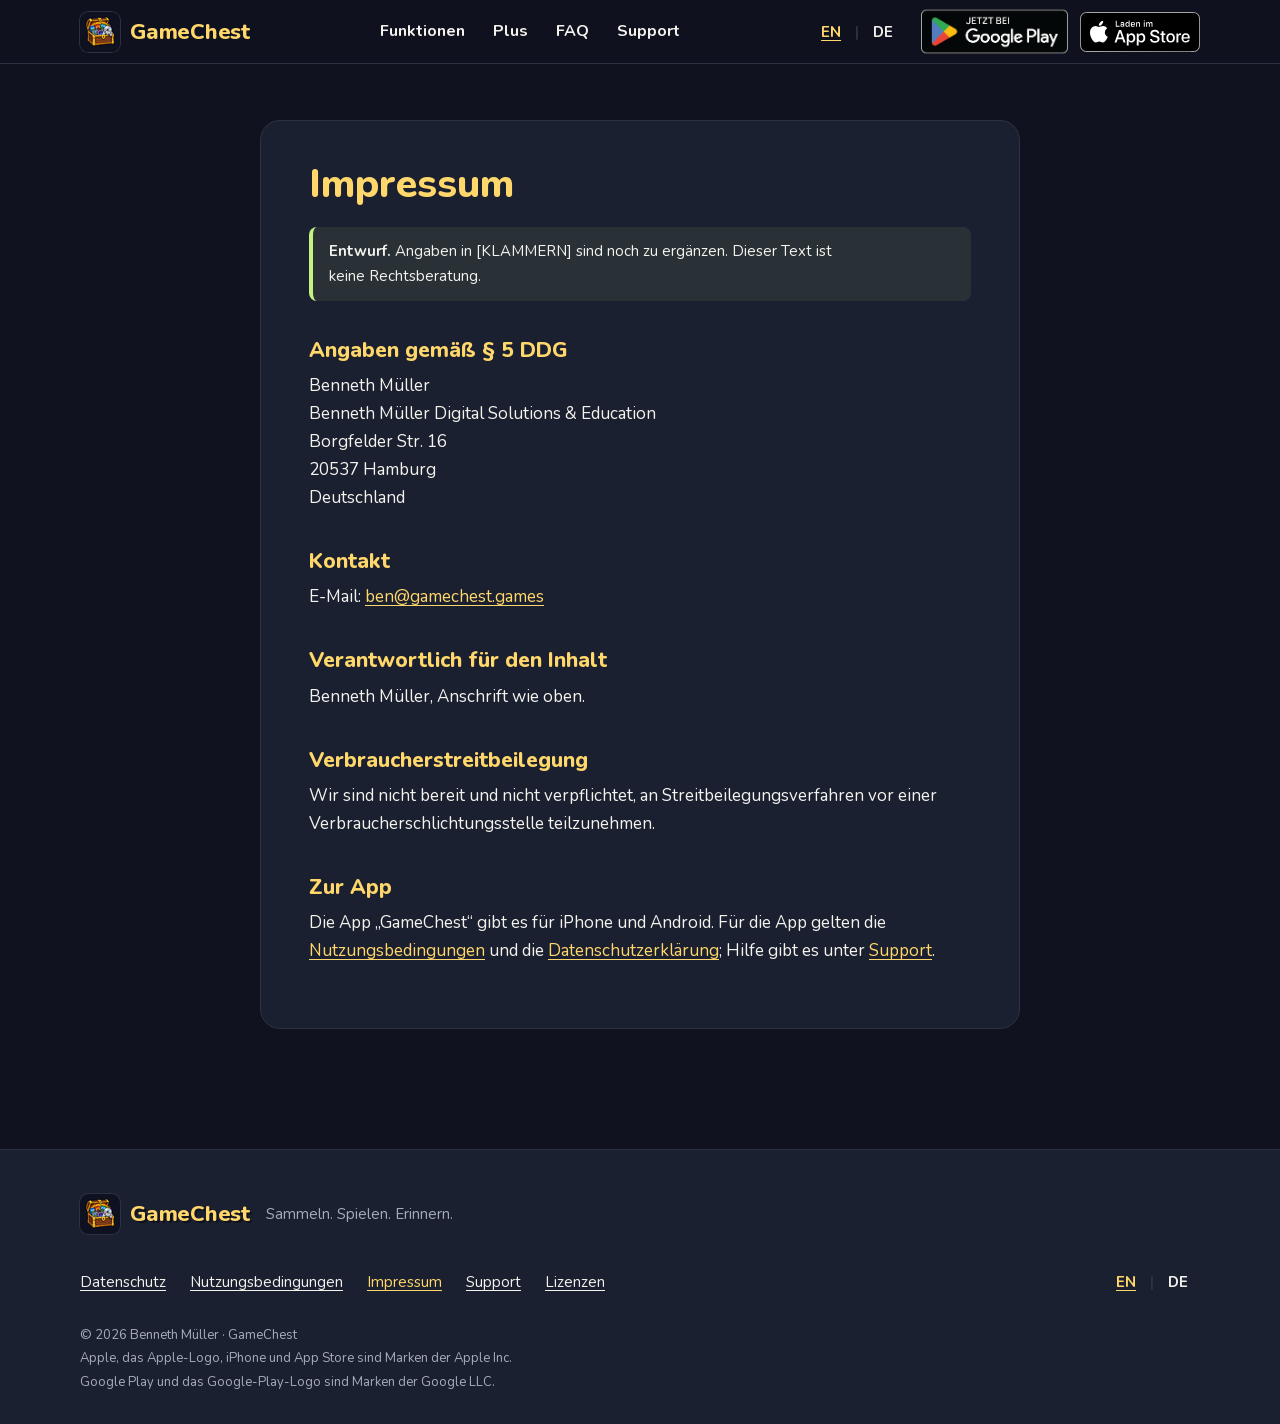
<file: de/imprint/index.html>
<!DOCTYPE html><html lang="de" class="nunito_c81cbedf-module__F6FspG__variable silkscreen_12bf01c6-module__xPTk9W__variable"><head><meta charSet="utf-8"/><meta name="viewport" content="width=device-width, initial-scale=1"/><link rel="preload" href="/_next/static/media/07454f8ad8aaac57-s.p.2kjei9psvcorz.woff2" as="font" crossorigin="" type="font/woff2"/><link rel="preload" href="/_next/static/media/37f34e4fcce0f2d4-s.p.3dosikwwiz7p4.woff2" as="font" crossorigin="" type="font/woff2"/><link rel="preload" href="/badges/google-play-de-de.png" as="image"/><link rel="preload" href="/badges/app-store-de-de.svg" as="image"/><style data-precedence="next" data-href="/_next/static/chunks/0uhvclvudsl5d.css /_next/static/chunks/0npsj62vupo9-.css">@font-face{font-family:Nunito;font-style:normal;font-weight:200 1000;font-display:swap;src:url(/_next/static/media/224e262ef877bfa4-s.1zkvd_innyig_.woff2)format("woff2");unicode-range:U+460-52F,U+1C80-1C8A,U+20B4,U+2DE0-2DFF,U+A640-A69F,U+FE2E-FE2F}@font-face{font-family:Nunito;font-style:normal;font-weight:200 1000;font-display:swap;src:url(/_next/static/media/7f11d98043fdedc9-s.2c8-7nzo1jf9r.woff2)format("woff2");unicode-range:U+301,U+400-45F,U+490-491,U+4B0-4B1,U+2116}@font-face{font-family:Nunito;font-style:normal;font-weight:200 1000;font-display:swap;src:url(/_next/static/media/e6d00ff86ef9e699-s.1vcas2uk12q5a.woff2)format("woff2");unicode-range:U+102-103,U+110-111,U+128-129,U+168-169,U+1A0-1A1,U+1AF-1B0,U+300-301,U+303-304,U+308-309,U+323,U+329,U+1EA0-1EF9,U+20AB}@font-face{font-family:Nunito;font-style:normal;font-weight:200 1000;font-display:swap;src:url(/_next/static/media/d8cb5ab3660140cd-s.2demiz2t05dx4.woff2)format("woff2");unicode-range:U+100-2BA,U+2BD-2C5,U+2C7-2CC,U+2CE-2D7,U+2DD-2FF,U+304,U+308,U+329,U+1D00-1DBF,U+1E00-1E9F,U+1EF2-1EFF,U+2020,U+20A0-20AB,U+20AD-20C4,U+2113,U+2C60-2C7F,U+A720-A7FF}@font-face{font-family:Nunito;font-style:normal;font-weight:200 1000;font-display:swap;src:url(/_next/static/media/07454f8ad8aaac57-s.p.2kjei9psvcorz.woff2)format("woff2");unicode-range:U+??,U+131,U+152-153,U+2BB-2BC,U+2C6,U+2DA,U+2DC,U+304,U+308,U+329,U+2000-206F,U+20AC,U+2122,U+2191,U+2193,U+2212,U+2215,U+FEFF,U+FFFD}@font-face{font-family:Nunito Fallback;src:local(Arial);ascent-override:99.71%;descent-override:34.82%;line-gap-override:0.0%;size-adjust:101.39%}.nunito_c81cbedf-module__F6FspG__className{font-family:Nunito,Nunito Fallback;font-style:normal}.nunito_c81cbedf-module__F6FspG__variable{--font-nunito:"Nunito", "Nunito Fallback"}
@font-face{font-family:Silkscreen;font-style:normal;font-weight:400;font-display:swap;src:url(/_next/static/media/26e9340776e0c8e8-s.3-pcjiz3ygyf8.woff2)format("woff2");unicode-range:U+100-2BA,U+2BD-2C5,U+2C7-2CC,U+2CE-2D7,U+2DD-2FF,U+304,U+308,U+329,U+1D00-1DBF,U+1E00-1E9F,U+1EF2-1EFF,U+2020,U+20A0-20AB,U+20AD-20C4,U+2113,U+2C60-2C7F,U+A720-A7FF}@font-face{font-family:Silkscreen;font-style:normal;font-weight:400;font-display:swap;src:url(/_next/static/media/37f34e4fcce0f2d4-s.p.3dosikwwiz7p4.woff2)format("woff2");unicode-range:U+??,U+131,U+152-153,U+2BB-2BC,U+2C6,U+2DA,U+2DC,U+304,U+308,U+329,U+2000-206F,U+20AC,U+2122,U+2191,U+2193,U+2212,U+2215,U+FEFF,U+FFFD}@font-face{font-family:Silkscreen Fallback;src:local(Arial);ascent-override:68.84%;descent-override:16.71%;line-gap-override:0.0%;size-adjust:149.62%}.silkscreen_12bf01c6-module__xPTk9W__className{font-family:Silkscreen,Silkscreen Fallback;font-style:normal;font-weight:400}.silkscreen_12bf01c6-module__xPTk9W__variable{--font-silkscreen:"Silkscreen", "Silkscreen Fallback"}
.legal-prose{max-width:68ch;color:var(--legal-ink);overflow-wrap:break-word;font-size:1.0625rem;line-height:1.65}.legal-prose h2{color:var(--legal-accent);margin:2.25rem 0 .5rem;scroll-margin-top:88px;font-size:1.3125rem;line-height:1.3}.legal-prose h3{color:var(--legal-accent-2);margin:1.5rem 0 .375rem;font-size:1.125rem;line-height:1.35}.legal-prose p,.legal-prose ul,.legal-prose ol{margin:0 0 .875rem}.legal-prose ul,.legal-prose ol{padding-left:1.375rem}.legal-prose li{margin:.25rem 0}.legal-meta{color:var(--legal-muted);margin:0 0 1.25rem;font-size:.9375rem}.legal-note{border-left:4px solid var(--legal-note);background:var(--legal-note-bg);border-radius:8px;margin:0 0 1.5rem;padding:.75rem 1rem;font-size:.9375rem}.legal-note p{margin:0}.legal-ph{background:var(--legal-ph-bg);color:var(--legal-accent);-webkit-hyphens:manual;hyphens:manual;-webkit-box-decoration-break:clone;box-decoration-break:clone;border-radius:4px;padding:0 .25rem;font-weight:700}.legal-address{font-style:normal}.legal-toc{background:var(--legal-surface);border:1px solid var(--legal-border);border-radius:14px;margin:0 0 1.5rem;padding:.875rem 1.25rem}.legal-toc-title{margin:0 0 .25rem;font-weight:700}.legal-toc ul{margin:0;padding:0;list-style:none}.legal-toc a{padding:.25rem 0;display:inline-block}.legal-table-wrap{margin:.625rem 0 1rem}.legal-table{border-collapse:collapse;width:100%;font-size:.9375rem}.legal-table th,.legal-table td{text-align:left;vertical-align:top;border-bottom:1px solid var(--legal-border);padding:.5rem}.legal-table th{color:var(--legal-accent-2);font-weight:700}@media (max-width:559.98px){.legal-table thead{clip-path:inset(50%);width:1px;height:1px;position:absolute;overflow:hidden}.legal-table,.legal-table tbody,.legal-table tr,.legal-table td{width:100%;display:block}.legal-table tr{border-bottom:1px solid var(--legal-border);padding:.5rem 0}.legal-table td{border:0;padding:.1875rem 0}.legal-table td:before{content:attr(data-label);color:var(--legal-accent-2);font-size:.8125rem;font-weight:700;display:block}}
:root{--lightningcss-light: ;--lightningcss-dark:initial;color-scheme:dark;--g-bg:#10131f;--g-panel:#1b2030;--g-elevated:#252b3d;--g-border:#2c3243;--g-ink:#f4f3ee;--g-muted:#a6abbc;--g-gold:#ffd76a;--g-amber:#ffcd68;--g-gold-sel:#44391f;--g-mint:#c4f280;--g-btn-edge:#ffe4af;--g-btn-text:#342419;--g-btn-shadow:#805337;--g-glow-in:#ffd76a55;--g-glow-out:#ffd76a00;--font-body:var(--font-nunito), system-ui, -apple-system, "Segoe UI", Roboto, Arial, sans-serif;--font-label:var(--font-silkscreen), ui-monospace, monospace;--font-display:var(--font-nunito), system-ui, -apple-system, "Segoe UI", Roboto, Arial, sans-serif;--g-deep:#080b13;--g-card-edge:#5f5130;--g-coin-edge:#9e6b19;--g-light-edge:#fff0b5;--container:1120px;--gutter:16px;--header-h:64px;--section-gap:96px;--radius-card:20px;--bevel:10px;--legal-ink:var(--g-ink);--legal-muted:var(--g-muted);--legal-accent:var(--g-gold);--legal-accent-2:var(--g-amber);--legal-surface:var(--g-elevated);--legal-border:var(--g-border);--legal-note:var(--g-mint);--legal-note-bg:#c4f28014;--legal-ph-bg:#ffd76a29}@media (min-width:481px){:root{--gutter:24px}}@media (min-width:768px){:root{--section-gap:120px}}@media (min-width:1025px){:root{--gutter:32px}}*,:before,:after{box-sizing:border-box}html{-moz-text-size-adjust:100%;text-size-adjust:100%;scroll-padding-top:calc(var(--header-h) + 16px)}@media (prefers-reduced-motion:no-preference){html{scroll-behavior:smooth}}body{background:var(--g-bg);color:var(--g-ink);font-family:var(--font-body);overflow-wrap:break-word;margin:0;font-size:1.0625rem;line-height:1.6}@media (min-width:768px){body{font-size:1.125rem}}img,picture,svg{max-width:100%;display:block}img{height:auto}h1,h2,h3{text-wrap:balance;margin:0;font-weight:800}p{text-wrap:pretty;margin:0}a{color:var(--g-gold);text-underline-offset:3px;text-decoration-thickness:1px}a:hover{text-decoration-thickness:2px}:focus-visible{outline:3px solid var(--g-mint);outline-offset:3px;border-radius:4px}.container{width:100%;max-width:calc(var(--container) + 2 * var(--gutter));padding-inline:var(--gutter);margin-inline:auto}.visually-hidden{clip-path:inset(50%);white-space:nowrap;border:0;width:1px;height:1px;margin:-1px;padding:0;overflow:hidden;position:absolute!important}.skip-link{z-index:100;background:var(--g-amber);color:var(--g-btn-text);font-family:var(--font-display);border:2px solid var(--g-btn-edge);border-bottom:5px solid var(--g-btn-shadow);border-radius:16px;padding:12px 16px;font-size:1.25rem;font-weight:800;text-decoration:none;position:absolute;top:-100px;left:12px}.skip-link:focus{top:12px}.pixel{image-rendering:pixelated}.eyebrow{font-family:var(--font-label);letter-spacing:.12em;text-transform:uppercase;color:var(--g-gold);margin:0 0 12px;font-size:.6875rem;line-height:1.4;display:inline-block}@media (min-width:768px){.eyebrow{font-size:.75rem}}.h2{font-family:var(--font-display);color:var(--g-gold);font-size:2rem;font-weight:800;line-height:1.15}.h2:after{content:"";background:var(--g-gold);width:48px;height:4px;margin-top:16px;display:block}.h2.center:after{margin-inline:auto}@media (min-width:768px){.h2{font-size:2.625rem;line-height:1.1}}.h3{font-family:var(--font-display);color:var(--g-ink);font-size:1.375rem;font-weight:800;line-height:1.3}@media (min-width:768px){.h3{font-size:1.5rem}}.muted{color:var(--g-muted);font-size:.9375rem;line-height:1.55}@media (min-width:768px){.muted{font-size:1rem}}.btn{min-height:54px;font:inherit;font-family:var(--font-display);text-align:center;border-radius:16px;justify-content:center;align-items:center;gap:8px;padding:12px 22px;font-size:1.25rem;font-weight:800;line-height:1.2;text-decoration:none;transition:transform .12s cubic-bezier(.33,1,.68,1),border-bottom-width .12s cubic-bezier(.33,1,.68,1);display:inline-flex}.btn-secondary{background:var(--g-elevated);color:var(--g-ink);border:1.4px solid var(--g-border);border-bottom:5px solid var(--g-deep)}a.btn-secondary:hover{border-color:var(--g-gold);border-bottom-color:var(--g-deep)}.btn-primary{background:var(--g-amber);color:var(--g-btn-text);border:2px solid var(--g-btn-edge);border-bottom:5px solid var(--g-btn-shadow);box-shadow:inset 0 1px #ffffff38}a.btn-primary:hover{filter:brightness(1.04)}a.btn-primary:active,a.btn-secondary:active{border-bottom-width:1.5px;transition-duration:80ms;transform:translateY(3.5px)}@media (prefers-reduced-motion:reduce){.btn{transition:none}}.coin{z-index:1;background:var(--g-gold);border-bottom:3px solid var(--g-coin-edge);width:32px;height:32px;color:var(--g-bg);font-family:var(--font-body);border-radius:35%;flex:none;justify-content:center;align-items:center;font-size:.875rem;font-weight:800;line-height:1;display:inline-flex;position:relative}.coin--done{color:#0000}.coin--done:after{content:"";border:solid var(--g-bg);border-width:0 3px 3px 0;width:6px;height:11px;position:absolute;transform:translateY(-2px)rotate(45deg)}.coin--current{outline:2px solid var(--g-light-edge);outline-offset:-2px}@media (min-width:768px){.coin{width:36px;height:36px;font-size:.9375rem}}.rail{z-index:0;background:var(--g-elevated);border-bottom:2px solid var(--g-deep);pointer-events:none;border-radius:3px;height:6px;position:absolute}.rail--gold{background:var(--g-gold)}.prose a{text-decoration:underline}
.not-found-module__Qxt1xq__main{max-width:calc(640px + 2 * var(--gutter));padding:64px var(--gutter);flex-direction:column;gap:40px;margin:0 auto;display:flex}.not-found-module__Qxt1xq__mark{width:64px;height:64px}.not-found-module__Qxt1xq__block{flex-direction:column;align-items:flex-start;gap:12px;display:flex}.not-found-module__Qxt1xq__block+.not-found-module__Qxt1xq__block{border-top:1px solid var(--g-border);padding-top:40px}.not-found-module__Qxt1xq__title{color:var(--g-gold);font-size:2rem;line-height:1.15}
.BrandMark-module__Vly-dW__mark{align-items:center;gap:10px;min-width:0;display:inline-flex}.BrandMark-module__Vly-dW__icon{box-shadow:0 0 0 1px var(--g-border);border-radius:22%;flex:none}.BrandMark-module__Vly-dW__name{font-family:var(--font-display);color:var(--g-gold);letter-spacing:-.01em;white-space:nowrap;text-shadow:2px 2px 0 var(--g-bg);font-weight:800;line-height:1}.BrandMark-module__Vly-dW__sm .BrandMark-module__Vly-dW__icon{width:40px;height:40px}.BrandMark-module__Vly-dW__sm .BrandMark-module__Vly-dW__name{font-size:1.375rem}.BrandMark-module__Vly-dW__lg{gap:16px}.BrandMark-module__Vly-dW__lg .BrandMark-module__Vly-dW__icon{width:88px;height:88px}.BrandMark-module__Vly-dW__lg .BrandMark-module__Vly-dW__name{font-size:clamp(2.25rem,11vw,4rem)}@media (min-width:1024px){.BrandMark-module__Vly-dW__lg .BrandMark-module__Vly-dW__icon{width:128px;height:128px}}
.LangSwitch-module__xMFtda__switch{align-items:center;gap:2px;font-size:.9375rem;font-weight:700;display:flex}.LangSwitch-module__xMFtda__current,.LangSwitch-module__xMFtda__link{justify-content:center;align-items:center;min-width:44px;min-height:48px;padding:0 8px;display:inline-flex}.LangSwitch-module__xMFtda__current{color:var(--g-ink)}.LangSwitch-module__xMFtda__link{color:var(--g-gold);text-underline-offset:3px;text-decoration:underline}.LangSwitch-module__xMFtda__sep{color:var(--g-border)}
.Footer-module__IpM4KW__footer{background:var(--g-panel);border-top:1px solid var(--g-border);margin-top:var(--section-gap);padding:40px 0 32px}.Footer-module__IpM4KW__inner{flex-direction:column;gap:20px;display:flex}.Footer-module__IpM4KW__brandRow{flex-wrap:wrap;align-items:center;gap:8px 16px;display:flex}.Footer-module__IpM4KW__brand{align-items:center;min-height:48px;text-decoration:none;display:inline-flex}.Footer-module__IpM4KW__tagline{color:var(--g-muted);font-size:.9375rem}.Footer-module__IpM4KW__linkRow{flex-wrap:wrap;justify-content:space-between;align-items:center;gap:8px 24px;display:flex}.Footer-module__IpM4KW__links{flex-wrap:wrap;gap:0 4px;margin:0;padding:0;list-style:none;display:flex}.Footer-module__IpM4KW__links a{min-height:48px;color:var(--g-ink);text-underline-offset:3px;align-items:center;margin-left:-10px;margin-right:10px;padding:0 10px;font-size:.9375rem;display:inline-flex}.Footer-module__IpM4KW__links a:hover,.Footer-module__IpM4KW__links a[aria-current=page]{color:var(--g-gold)}.Footer-module__IpM4KW__small{color:var(--g-muted);flex-direction:column;gap:4px;font-size:.8125rem;line-height:1.5;display:flex}
.Header-module__NAGPiW__header{z-index:50;height:var(--header-h);background:var(--g-bg);border-bottom:1px solid var(--g-border);position:sticky;top:0}@supports ((-webkit-backdrop-filter:blur(8px)) or (backdrop-filter:blur(8px))){.Header-module__NAGPiW__header{-webkit-backdrop-filter:blur(8px);backdrop-filter:blur(8px);background:#10131feb}}.Header-module__NAGPiW__inner{justify-content:space-between;align-items:center;gap:16px;height:100%;display:flex}.Header-module__NAGPiW__brand{flex:none;align-items:center;min-height:48px;text-decoration:none;display:inline-flex}.Header-module__NAGPiW__nav{display:none}.Header-module__NAGPiW__end{align-items:center;gap:16px;display:flex}.Header-module__NAGPiW__cta{display:none}@media (min-width:768px){.Header-module__NAGPiW__nav{gap:4px;margin-inline:auto;display:flex}.Header-module__NAGPiW__nav a{min-height:48px;color:var(--g-ink);align-items:center;padding:0 12px;font-size:1rem;font-weight:700;text-decoration:none;display:inline-flex}.Header-module__NAGPiW__nav a:hover,.Header-module__NAGPiW__nav a[aria-current=page]{color:var(--g-gold)}}@media (min-width:1024px){.Header-module__NAGPiW__cta{display:block}}
.PhoneFrame-module__8nVjmW__stage{width:100%;max-width:320px;margin-inline:auto;padding:24px 0 28px;position:relative}.PhoneFrame-module__8nVjmW__stage:before{content:"";pointer-events:none;background:radial-gradient(70% 60% at 50% 35%,#ffd76a2e,#ffd76a00 70%);position:absolute;inset:-8% -18% 0}.PhoneFrame-module__8nVjmW__stage:after{content:"";filter:blur(5px);pointer-events:none;background:#0000008c;border-radius:50%;width:62%;height:14px;position:absolute;bottom:4px;left:19%}.PhoneFrame-module__8nVjmW__frame{background:var(--g-bg);border:3px solid var(--g-gold);border-radius:28px;width:100%;padding:6px;position:relative;box-shadow:0 6px #9e6b19,0 24px 60px -30px #000}.PhoneFrame-module__8nVjmW__img{aspect-ratio:1320/2868;background:var(--g-panel);border-radius:19px;width:100%;height:auto;box-shadow:inset 0 0 0 1px #ffffff0a}.PhoneFrame-module__8nVjmW__cropStage:before{inset:-8% -6% 0}.PhoneFrame-module__8nVjmW__crop{height:300px;overflow:hidden}.PhoneFrame-module__8nVjmW__crop picture{height:100%}.PhoneFrame-module__8nVjmW__crop .PhoneFrame-module__8nVjmW__img{aspect-ratio:auto;object-fit:cover;object-position:top;height:100%}@media (min-width:1024px){.PhoneFrame-module__8nVjmW__crop{height:360px}}@media (prefers-reduced-motion:no-preference){.PhoneFrame-module__8nVjmW__float{animation:6s ease-in-out infinite PhoneFrame-module__8nVjmW__float}}@keyframes PhoneFrame-module__8nVjmW__float{0%,to{transform:translateY(0)}50%{transform:translateY(-6px)}}
.Feature-module__i2wIta__feature{counter-increment:feature;align-items:center;gap:40px;display:grid}.Feature-module__i2wIta__feature+.Feature-module__i2wIta__feature{margin-top:var(--section-gap)}.Feature-module__i2wIta__eyebrow:before{content:counter(feature, decimal-leading-zero) " · "}.Feature-module__i2wIta__text{max-width:56ch}.Feature-module__i2wIta__body{flex-direction:column;gap:16px;margin-top:24px;display:flex}.Feature-module__i2wIta__list{flex-direction:column;gap:12px;margin:0;padding:0;list-style:none;display:flex}.Feature-module__i2wIta__list li{align-items:flex-start;gap:12px;display:flex}.Feature-module__i2wIta__icon{color:var(--g-gold);flex:none;margin-top:2px}.Feature-module__i2wIta__media{justify-content:center;display:flex;overflow-x:clip}@media (min-width:768px){.Feature-module__i2wIta__feature{grid-template-columns:7fr 5fr;gap:48px}.Feature-module__i2wIta__feature:nth-of-type(2n) .Feature-module__i2wIta__text{order:2}.Feature-module__i2wIta__feature:nth-of-type(2n) .Feature-module__i2wIta__media{order:1}.Feature-module__i2wIta__feature:nth-of-type(2n) .Feature-module__i2wIta__stage:before{background:radial-gradient(70% 60% at 40% 35%,#ffd76a2e,#ffd76a00 70%)}}.Feature-module__i2wIta__second{display:none}@media (min-width:1024px){.Feature-module__i2wIta__duo{align-items:flex-start;gap:0}.Feature-module__i2wIta__duo>.Feature-module__i2wIta__stage:first-child{z-index:1;max-width:270px}.Feature-module__i2wIta__duo .Feature-module__i2wIta__second{opacity:.92;max-width:220px;margin:90px 0 0 -40px;display:block}}
.Faq-module__MGuq4G__list{flex-direction:column;gap:12px;display:flex}.Faq-module__MGuq4G__item{background:var(--g-panel);border:1px solid var(--g-border);border-radius:16px}.Faq-module__MGuq4G__item[open]{border-color:var(--g-gold-sel)}.Faq-module__MGuq4G__summary{cursor:pointer;border-radius:16px;justify-content:space-between;align-items:center;gap:16px;min-height:56px;padding:14px 18px;list-style:none;display:flex}.Faq-module__MGuq4G__summary::-webkit-details-marker{display:none}.Faq-module__MGuq4G__summary:hover .Faq-module__MGuq4G__q{color:var(--g-gold)}.Faq-module__MGuq4G__q{font-size:1.0625rem;font-weight:700;line-height:1.35}.Faq-module__MGuq4G__marker{flex:none;width:16px;height:16px;position:relative}.Faq-module__MGuq4G__marker:before,.Faq-module__MGuq4G__marker:after{content:"";background:var(--g-gold);width:16px;height:2px;position:absolute;top:7px;left:0}.Faq-module__MGuq4G__marker:after{transform:rotate(90deg)}.Faq-module__MGuq4G__item[open] .Faq-module__MGuq4G__marker:after{transform:none}.Faq-module__MGuq4G__a{color:var(--g-ink);padding:0 18px 18px}@media (min-width:768px){.Faq-module__MGuq4G__q{font-size:1.125rem}}
.StoreCta-module__rHBbvG__wrap{flex-direction:column;align-items:flex-start;gap:10px;display:flex}.StoreCta-module__rHBbvG__badges{flex-wrap:wrap;align-items:center;gap:8px 12px;display:flex}.StoreCta-module__rHBbvG__badge{border-radius:10px;line-height:0;display:inline-block}.StoreCta-module__rHBbvG__playImg{width:auto;height:64px}.StoreCta-module__rHBbvG__compact .StoreCta-module__rHBbvG__playImg{height:57px}.StoreCta-module__rHBbvG__soon{background:var(--g-elevated);border:1.4px solid var(--g-border);border-bottom:4px solid var(--g-deep);cursor:default;border-radius:10px;flex-direction:column;justify-content:center;max-width:100%;min-height:46px;margin:0;padding:5px 14px 6px;display:inline-flex}.StoreCta-module__rHBbvG__soonLabel{font-family:var(--font-label);letter-spacing:.08em;text-transform:uppercase;color:var(--g-ink);font-size:.75rem;line-height:1.3}.StoreCta-module__rHBbvG__soonNote{color:var(--g-muted);font-size:.8125rem;line-height:1.3}.StoreCta-module__rHBbvG__pill{cursor:default;-webkit-user-select:text;user-select:text;white-space:normal;text-align:left;max-width:100%;margin:0}.StoreCta-module__rHBbvG__subline{color:var(--g-muted);font-size:.875rem}.StoreCta-module__rHBbvG__appleImg{width:auto;height:45px;display:block}.StoreCta-module__rHBbvG__compact .StoreCta-module__rHBbvG__appleImg{height:40px}
.Journey-module__R5UgHW__section{margin-top:var(--section-gap);overflow-x:clip}.Journey-module__R5UgHW__head{max-width:62ch}.Journey-module__R5UgHW__lead{max-width:54ch;margin-top:20px}.Journey-module__R5UgHW__journey{gap:48px;margin-top:40px;display:grid}.Journey-module__R5UgHW__stage{display:none}.Journey-module__R5UgHW__steps{gap:56px;margin:0;padding:0;list-style:none;display:grid}.Journey-module__R5UgHW__step{gap:24px;display:grid}.Journey-module__R5UgHW__text{flex-direction:column;align-items:flex-start;gap:12px;min-width:0;display:flex}.Journey-module__R5UgHW__coin{margin-bottom:4px}.Journey-module__R5UgHW__body{color:var(--g-muted);max-width:48ch}.Journey-module__R5UgHW__pills{flex-wrap:wrap;gap:8px;margin:0;padding:0;list-style:none;display:flex}.Journey-module__R5UgHW__pill{font-family:var(--font-label);letter-spacing:.12em;text-transform:uppercase;color:var(--g-gold);background:var(--g-gold-sel);border-radius:999px;padding:6px 12px;font-size:.6875rem;line-height:1.4}.Journey-module__R5UgHW__cta{margin-top:8px}.Journey-module__R5UgHW__media{justify-content:center;min-width:0;display:flex;position:relative}.Journey-module__R5UgHW__crop{max-width:300px}.Journey-module__R5UgHW__chip{background:var(--g-elevated);border:1px solid var(--g-gold);border-bottom:3px solid var(--g-coin-edge);color:var(--g-ink);white-space:nowrap;border-radius:999px;align-items:center;gap:8px;padding:8px 14px 8px 12px;font-size:.9375rem;font-weight:700;line-height:1.2;display:inline-flex;box-shadow:0 14px 30px -12px #000}.Journey-module__R5UgHW__chipIcon{color:var(--g-gold);flex:none}.Journey-module__R5UgHW__cover{aspect-ratio:3/4;border:2px solid var(--g-gold);background:radial-gradient(circle at 64% 30%, var(--g-gold) 0 9px, transparent 10px), linear-gradient(180deg, #23305a 0 56%, #3a8a5c 56% 72%, #6a4a30 72%);border-radius:6px;width:54px;display:block;box-shadow:inset 0 0 0 2px #ffffff1f,0 8px 16px #00000080}.Journey-module__R5UgHW__chest{filter:drop-shadow(0 10px 14px #0000008c);width:150px;display:block;position:relative}.Journey-module__R5UgHW__chest:before{content:"";background:radial-gradient(closest-side, var(--g-glow-in), var(--g-glow-out));z-index:-1;position:absolute;inset:-20% -20% -10%}.Journey-module__R5UgHW__chestImg{width:100%;height:auto}.Journey-module__R5UgHW__mediaChip{z-index:2;position:absolute;top:36px;right:max(0px,50% - 176px)}.Journey-module__R5UgHW__mediaChest{z-index:3;position:absolute;bottom:12px;left:max(-8px,50% - 196px)}.Journey-module__R5UgHW__mediaCover{z-index:2;position:absolute;bottom:64px;left:max(32px,50% - 156px)}.Journey-module__R5UgHW__stageChip,.Journey-module__R5UgHW__stageCover,.Journey-module__R5UgHW__stageChest,.Journey-module__R5UgHW__stageCat{opacity:0;position:absolute}.Journey-module__R5UgHW__stageChip{z-index:3;top:16%;right:-36%}.Journey-module__R5UgHW__stageChest{z-index:3;width:190px;bottom:-6px;left:-124px}.Journey-module__R5UgHW__stageCover{z-index:2;width:64px;bottom:48px;left:-60px}.Journey-module__R5UgHW__stageCat{z-index:3;bottom:6px;right:-72px}.Journey-module__R5UgHW__stageCat img{width:112px;height:112px}@media (min-width:768px){.Journey-module__R5UgHW__journey{margin-top:48px}.Journey-module__R5UgHW__steps{gap:72px}.Journey-module__R5UgHW__step{grid-template-columns:minmax(0,1fr) minmax(0,1fr);align-items:center;gap:40px}}@media (prefers-reduced-motion:no-preference){@supports (animation-timeline:view()){.Journey-module__R5UgHW__step{animation:linear both Journey-module__R5UgHW__rise;animation-timeline:view();animation-range:entry entry 70%}.Journey-module__R5UgHW__mediaChip{animation:linear both Journey-module__R5UgHW__chip-in;animation-timeline:view();animation-range:entry}.Journey-module__R5UgHW__mediaCover{animation:linear both Journey-module__R5UgHW__cover-drop;animation-timeline:view();animation-range:entry cover 45%}@media (min-width:1024px){.Journey-module__R5UgHW__journey{timeline-scope:--journey;grid-template-columns:minmax(0,5fr) minmax(0,7fr);align-items:start;gap:64px}.Journey-module__R5UgHW__stage{top:var(--header-h);height:calc(100vh - var(--header-h));justify-content:center;align-items:center;display:flex;position:sticky}.Journey-module__R5UgHW__wrap{position:relative}.Journey-module__R5UgHW__wrap:before{content:"";pointer-events:none;background:radial-gradient(60% 55% at 50% 40%,#ffd76a29,#ffd76a00 70%);position:absolute;inset:-10% -40% -6%}.Journey-module__R5UgHW__phone{z-index:1;background:var(--g-bg);border:3px solid var(--g-gold);box-shadow:0 6px 0 var(--g-coin-edge), 0 24px 60px -30px #000;border-radius:28px;padding:6px;position:relative}.Journey-module__R5UgHW__screens{height:min(600px, calc(100vh - var(--header-h) - 128px));aspect-ratio:1320/2868;background:var(--g-panel);border-radius:19px;position:relative;overflow:hidden;box-shadow:inset 0 0 0 1px #ffffff0a}.Journey-module__R5UgHW__screens picture{position:absolute;inset:0}.Journey-module__R5UgHW__screens img{width:100%;height:100%}.Journey-module__R5UgHW__screens picture,.Journey-module__R5UgHW__stageChip,.Journey-module__R5UgHW__stageCover,.Journey-module__R5UgHW__stageChest,.Journey-module__R5UgHW__stageCat{animation-timing-function:linear;animation-fill-mode:both;animation-timeline:--journey;animation-range:cover calc(50vh - var(--header-h) / 2) cover calc(100% - 50vh - var(--header-h) / 2)}.Journey-module__R5UgHW__screens picture:nth-child(2){animation-name:Journey-module__R5UgHW__screen-2}.Journey-module__R5UgHW__screens picture:nth-child(3){animation-name:Journey-module__R5UgHW__screen-3}.Journey-module__R5UgHW__screens picture:nth-child(4){animation-name:Journey-module__R5UgHW__screen-4}.Journey-module__R5UgHW__screens picture:nth-child(5){animation-name:Journey-module__R5UgHW__screen-5}.Journey-module__R5UgHW__screens picture:nth-child(6){animation-name:Journey-module__R5UgHW__screen-6}.Journey-module__R5UgHW__stageChip{animation-name:Journey-module__R5UgHW__stage-chip}.Journey-module__R5UgHW__stageCover{animation-name:Journey-module__R5UgHW__stage-cover}.Journey-module__R5UgHW__stageChest{animation-name:Journey-module__R5UgHW__stage-chest}.Journey-module__R5UgHW__stageCat{animation-name:Journey-module__R5UgHW__stage-cat}.Journey-module__R5UgHW__steps{view-timeline-name:--journey;grid-auto-rows:1fr;gap:0}.Journey-module__R5UgHW__step{grid-template-columns:minmax(0,1fr);align-content:center;min-height:72vh;padding-block:24px;animation:linear both Journey-module__R5UgHW__focus;animation-timeline:view();animation-range:cover}.Journey-module__R5UgHW__media{display:none}.Journey-module__R5UgHW__text{max-width:52ch}}}}@keyframes Journey-module__R5UgHW__rise{0%{opacity:0;transform:translateY(28px)}to{opacity:1;transform:none}}@keyframes Journey-module__R5UgHW__chip-in{0%{opacity:0;transform:translate(140px,-40px)rotate(10deg)}to{opacity:1;transform:none}}@keyframes Journey-module__R5UgHW__cover-drop{0%{opacity:0;transform:translateY(-170px)rotate(-16deg)}20%{opacity:1}to{opacity:1;transform:translateY(0)rotate(8deg)scale(.82)}}@keyframes Journey-module__R5UgHW__focus{0%{opacity:.2;transform:translateY(24px)}36%{opacity:1;transform:none}64%{opacity:1;transform:none}to{opacity:.2;transform:translateY(-16px)}}@keyframes Journey-module__R5UgHW__screen-2{0%,14.2%{opacity:0;transform:translateY(14px)}19.2%,to{opacity:1;transform:none}}@keyframes Journey-module__R5UgHW__screen-3{0%,30.8%{opacity:0;transform:translateY(14px)}35.8%,to{opacity:1;transform:none}}@keyframes Journey-module__R5UgHW__screen-4{0%,47.5%{opacity:0;transform:translateY(14px)}52.5%,to{opacity:1;transform:none}}@keyframes Journey-module__R5UgHW__screen-5{0%,64.2%{opacity:0;transform:translateY(14px)}69.2%,to{opacity:1;transform:none}}@keyframes Journey-module__R5UgHW__screen-6{0%,80.8%{opacity:0;transform:translateY(14px)}85.8%,to{opacity:1;transform:none}}@keyframes Journey-module__R5UgHW__stage-chip{0%{opacity:0;transform:translate(150px,-100px)rotate(12deg)}4%{opacity:1}11%{opacity:1;transform:translate(0)rotate(0)}14.5%{opacity:1;transform:translate(-40px,70px)scale(.7)}17%{opacity:0;transform:translate(-60px,110px)scale(.3)}to{opacity:0;transform:translate(-60px,110px)scale(.3)}}@keyframes Journey-module__R5UgHW__stage-chest{0%,32%{opacity:0;transform:translateY(40px)}36%,50%{opacity:1;transform:none}54%,to{opacity:0;transform:translateY(24px)}}@keyframes Journey-module__R5UgHW__stage-cover{0%,36%{opacity:0;transform:translate(150px,-150px)rotate(-6deg)scale(.7)}37.5%{opacity:1;transform:translate(130px,-190px)rotate(-14deg)scale(.9)}44%{opacity:1;transform:translate(0)rotate(8deg)scale(.8)}46%,to{opacity:0;transform:translateY(0)rotate(8deg)scale(.8)}}@keyframes Journey-module__R5UgHW__stage-cat{0%,81%{opacity:0;transform:translateY(36px)}86%,to{opacity:1;transform:none}}
.PlusPanel-module__cxTOQW__section{margin-top:var(--section-gap)}.PlusPanel-module__cxTOQW__outer{--bev:16px;background:var(--g-gold);clip-path:polygon(var(--bev) 0, calc(100% - var(--bev)) 0, 100% var(--bev), 100% calc(100% - var(--bev)), calc(100% - var(--bev)) 100%, var(--bev) 100%, 0 calc(100% - var(--bev)), 0 var(--bev));padding:2px}.PlusPanel-module__cxTOQW__card{--bev-in:15.2px;background:var(--g-panel);clip-path:polygon(var(--bev-in) 0, calc(100% - var(--bev-in)) 0, 100% var(--bev-in), 100% calc(100% - var(--bev-in)), calc(100% - var(--bev-in)) 100%, var(--bev-in) 100%, 0 calc(100% - var(--bev-in)), 0 var(--bev-in));gap:32px;padding:32px 20px;display:grid}.PlusPanel-module__cxTOQW__chest{background:radial-gradient(closest-side, var(--g-glow-in), var(--g-glow-out));justify-content:center;align-items:center;display:flex}.PlusPanel-module__cxTOQW__chestImg{width:192px;height:auto}.PlusPanel-module__cxTOQW__text{flex-direction:column;gap:16px;min-width:0;display:flex}.PlusPanel-module__cxTOQW__text>.h2{margin-bottom:8px}.PlusPanel-module__cxTOQW__lead{font-size:1.0625rem}.PlusPanel-module__cxTOQW__list{flex-direction:column;gap:12px;margin:0;padding-left:1.25rem;display:flex}.PlusPanel-module__cxTOQW__list li::marker{color:var(--g-gold)}.PlusPanel-module__cxTOQW__itemTitle{color:var(--g-ink);font-weight:800;display:block}.PlusPanel-module__cxTOQW__accent{color:var(--g-gold);font-style:normal}.PlusPanel-module__cxTOQW__itemText{color:var(--g-muted);display:block}.PlusPanel-module__cxTOQW__note{font-size:.875rem}.PlusPanel-module__cxTOQW__honest{background:var(--g-elevated);border-radius:14px;padding:16px 18px;font-size:1rem}.PlusPanel-module__cxTOQW__honest strong{color:var(--g-gold)}.PlusPanel-module__cxTOQW__price{font-size:1rem;font-weight:700}.PlusPanel-module__cxTOQW__fine{color:var(--g-muted);font-size:.8125rem;line-height:1.55}.PlusPanel-module__cxTOQW__fine a{color:var(--g-gold)}.PlusPanel-module__cxTOQW__shot{justify-content:center;display:flex;overflow-x:clip}.PlusPanel-module__cxTOQW__shot .PlusPanel-module__cxTOQW__frame{width:min(260px,100%)}@media (min-width:768px){.PlusPanel-module__cxTOQW__card{grid-template:"chest text""shot text"1fr/200px minmax(0,1fr);align-items:start;padding:40px}.PlusPanel-module__cxTOQW__shot .PlusPanel-module__cxTOQW__frame{width:200px}.PlusPanel-module__cxTOQW__chest{background:radial-gradient(closest-side, var(--g-glow-in), var(--g-glow-out));grid-area:chest;justify-content:flex-start}.PlusPanel-module__cxTOQW__chestImg{width:200px}.PlusPanel-module__cxTOQW__text{grid-area:text}.PlusPanel-module__cxTOQW__shot{grid-area:shot;align-items:flex-start}}@media (min-width:1024px){.PlusPanel-module__cxTOQW__card{grid-template-columns:260px minmax(0,1fr);grid-template-areas:"chest text""shot text";align-items:start;gap:32px 40px}.PlusPanel-module__cxTOQW__shot .PlusPanel-module__cxTOQW__frame{width:240px}.PlusPanel-module__cxTOQW__chest{background:radial-gradient(closest-side, var(--g-glow-in), var(--g-glow-out));justify-content:center;padding-top:24px}}
.PrivacyStrip-module__Abr37G__section{margin-top:var(--section-gap)}.PrivacyStrip-module__Abr37G__grid{grid-template-columns:repeat(2,minmax(0,1fr));gap:12px;margin:32px 0 0;padding:0;list-style:none;display:grid}.PrivacyStrip-module__Abr37G__card{background:var(--g-panel);border:1px solid var(--g-border);border-radius:var(--radius-card);flex-direction:column;gap:8px;padding:16px;display:flex}.PrivacyStrip-module__Abr37G__icon{color:var(--g-gold)}.PrivacyStrip-module__Abr37G__title{color:var(--g-ink);font-size:1.0625rem;font-weight:700;line-height:1.3}.PrivacyStrip-module__Abr37G__text{color:var(--g-muted);font-size:.9375rem;line-height:1.55}.PrivacyStrip-module__Abr37G__more{margin-top:24px}.PrivacyStrip-module__Abr37G__more a{align-items:center;min-height:48px;font-weight:700;display:inline-flex}@media (max-width:399.98px){.PrivacyStrip-module__Abr37G__grid{grid-template-columns:1fr}}@media (min-width:480px){.PrivacyStrip-module__Abr37G__grid{gap:16px}.PrivacyStrip-module__Abr37G__card{padding:24px}}@media (min-width:768px){.PrivacyStrip-module__Abr37G__grid{grid-template-columns:repeat(4,minmax(0,1fr))}.PrivacyStrip-module__Abr37G__title{font-size:1.25rem}}.PrivacyStrip-module__Abr37G__note{max-width:68ch;margin-top:20px;font-size:.9375rem;line-height:1.55}
.SharedChest-module__Rjm_9W__section{margin-top:var(--section-gap)}.SharedChest-module__Rjm_9W__card{background:linear-gradient(160deg, var(--g-panel) 0%, var(--g-elevated) 100%);border:1px solid var(--g-border);border-bottom:5px solid var(--g-deep);border-radius:24px;align-items:center;gap:24px;padding:28px 20px 8px;display:grid;overflow:hidden}.SharedChest-module__Rjm_9W__text{min-width:0}.SharedChest-module__Rjm_9W__body{max-width:56ch;margin-top:24px}.SharedChest-module__Rjm_9W__pill{border:1px dashed var(--g-card-edge);font-family:var(--font-label);letter-spacing:.08em;text-transform:uppercase;color:var(--g-muted);overflow-wrap:anywhere;border-radius:12px;margin-top:20px;padding:8px 14px;font-size:.6875rem;line-height:1.6;display:inline-block}.SharedChest-module__Rjm_9W__media{justify-content:center;display:flex;overflow-x:clip}.SharedChest-module__Rjm_9W__frame{max-width:260px}@media (min-width:768px){.SharedChest-module__Rjm_9W__card{grid-template-columns:minmax(0,1fr) 260px;gap:40px;padding:40px 48px 16px}}
.Sources-module__RbbWia__section{align-items:center;gap:32px;margin-top:72px;display:grid}.Sources-module__RbbWia__text{min-width:0}.Sources-module__RbbWia__body{max-width:60ch;margin-top:24px}.Sources-module__RbbWia__label{font-family:var(--font-label);letter-spacing:.12em;text-transform:uppercase;color:var(--g-muted);margin-top:24px;font-size:.6875rem}.Sources-module__RbbWia__pills{flex-wrap:wrap;gap:8px;margin:10px 0 0;padding:0;list-style:none;display:flex}.Sources-module__RbbWia__pill{background:var(--g-panel);border:1px solid var(--g-border);border-bottom:3px solid var(--g-deep);border-radius:999px;align-items:center;gap:8px;min-height:44px;padding:8px 14px 8px 12px;font-size:.9375rem;font-weight:700;line-height:1.2;display:inline-flex}.Sources-module__RbbWia__way{background:var(--g-elevated)}.Sources-module__RbbWia__icon{color:var(--g-gold);flex:none}.Sources-module__RbbWia__note{max-width:60ch;margin-top:20px}.Sources-module__RbbWia__media{justify-content:center;display:flex;overflow-x:clip}.Sources-module__RbbWia__frame{max-width:300px}@media (min-width:768px){.Sources-module__RbbWia__section{grid-template-columns:7fr 5fr;gap:48px;margin-top:96px}}
.chest-module__1ayScW__page{min-height:100svh;padding:20px var(--gutter) 0;background:radial-gradient(60% 30% at 50% 0, var(--g-glow-in), var(--g-glow-out)), var(--g-bg)}.chest-module__1ayScW__shell{width:100%;max-width:960px;margin:0 auto}.chest-module__1ayScW__brand{color:var(--g-ink);margin-bottom:16px;text-decoration:none;display:inline-flex}.chest-module__1ayScW__panel[hidden],.chest-module__1ayScW__panel [hidden]{display:none!important}.chest-module__1ayScW__head{text-align:center;justify-items:center;gap:8px;margin-bottom:20px;display:grid}@media (min-width:768px){.chest-module__1ayScW__head{text-align:left;grid-template-columns:auto 1fr;place-items:center start;gap:24px}}.chest-module__1ayScW__chest{width:96px;height:96px}.chest-module__1ayScW__chest img,.chest-module__1ayScW__chest picture{width:100%;height:100%;image-rendering:pixelated;display:block}@media (min-width:768px){.chest-module__1ayScW__chest{width:128px;height:128px}}.chest-module__1ayScW__chest[data-chest-art=empty],.chest-module__1ayScW__chest[data-chest-art=closed]{opacity:.55;filter:grayscale(.6)}.chest-module__1ayScW__eyebrow{font-family:var(--font-label);letter-spacing:.08em;text-transform:uppercase;color:var(--g-gold);margin:0 0 4px;font-size:11px}.chest-module__1ayScW__title{font-family:var(--font-display);color:var(--g-gold);overflow-wrap:anywhere;outline:none;margin:0 0 6px;font-size:1.75rem;font-weight:800;line-height:1.15}.chest-module__1ayScW__meta{color:var(--g-muted);margin:0;font-size:15px}.chest-module__1ayScW__body{color:var(--g-ink);margin:0 0 16px;font-size:1rem;line-height:1.55}.chest-module__1ayScW__small{color:var(--g-muted);margin:0;font-size:.875rem;line-height:1.45}.chest-module__1ayScW__small:empty{display:none}.chest-module__1ayScW__tiles{grid-template-columns:.8fr repeat(4,1fr);gap:8px;margin-bottom:20px;display:grid}.chest-module__1ayScW__tile{min-height:64px;font:inherit;color:var(--g-ink);background:var(--g-panel);border:1.4px solid var(--g-border);border-bottom:4px solid var(--g-deep);cursor:pointer;border-radius:12px;align-content:center;justify-items:center;gap:2px;padding:6px 4px;display:grid}.chest-module__1ayScW__tile[aria-pressed=true]{background:var(--g-gold-sel);border-color:var(--g-gold)}.chest-module__1ayScW__tile:disabled{opacity:.45;cursor:default}.chest-module__1ayScW__tile:focus-visible{outline:3px solid var(--g-mint);outline-offset:2px}.chest-module__1ayScW__tileGlyph{font-variant-emoji:text;font-size:14px;line-height:1}.chest-module__1ayScW__tile[data-filter=playing] .chest-module__1ayScW__tileGlyph{color:var(--g-mint)}.chest-module__1ayScW__tile[data-filter=completed] .chest-module__1ayScW__tileGlyph{color:var(--g-gold)}.chest-module__1ayScW__tile[data-filter=dropped] .chest-module__1ayScW__tileGlyph{color:var(--g-muted)}.chest-module__1ayScW__tileCount{font-family:var(--font-label);font-size:18px;line-height:1.1}.chest-module__1ayScW__tileLabel{color:var(--g-muted);text-align:center;font-size:11px;line-height:1.2}@media (max-width:359px){.chest-module__1ayScW__tiles{grid-template-columns:repeat(3,1fr)}}.chest-module__1ayScW__grid{grid-template-columns:repeat(auto-fill,minmax(104px,1fr));gap:16px 10px;margin:0;padding:0;list-style:none;display:grid}@media (min-width:640px){.chest-module__1ayScW__grid{grid-template-columns:repeat(auto-fill,minmax(112px,128px));gap:18px 14px}}.chest-module__1ayScW__card{min-width:0}.chest-module__1ayScW__cardButton{width:100%;font:inherit;color:inherit;text-align:left;cursor:pointer;background:0 0;border:0;border-radius:8px;padding:0;display:block}.chest-module__1ayScW__cardButton:focus-visible{outline:3px solid var(--g-mint);outline-offset:3px}@media (hover:hover){.chest-module__1ayScW__cardButton:hover .chest-module__1ayScW__cover{border-color:var(--g-gold)}.chest-module__1ayScW__cardButton:hover .chest-module__1ayScW__gameTitle{color:var(--g-gold)}}.chest-module__1ayScW__card[hidden]{display:none}.chest-module__1ayScW__cover{aspect-ratio:3/4;background:var(--g-elevated);border:1px solid var(--g-border);border-radius:6px;display:block;position:relative;overflow:hidden}.chest-module__1ayScW__cover img{z-index:1;object-fit:cover;width:100%;height:100%;position:absolute;inset:0}.chest-module__1ayScW__hull{background:var(--g-panel);place-items:center;display:grid;position:absolute;inset:0}.chest-module__1ayScW__hullBand{background:var(--g-muted);opacity:.8;height:22%;position:absolute;inset:0 0 auto}.chest-module__1ayScW__cover[data-platform-kind=nintendo] .chest-module__1ayScW__hullBand{background:var(--g-amber)}.chest-module__1ayScW__cover[data-platform-kind=pc] .chest-module__1ayScW__hullBand{background:var(--g-mint)}.chest-module__1ayScW__hullInitial{font-family:var(--font-display);color:var(--g-muted);font-size:28px;font-weight:800}.chest-module__1ayScW__glyph{z-index:2;width:20px;height:20px;color:var(--g-btn-text);background:var(--g-gold);border:1.5px solid var(--g-bg);font-variant-emoji:text;border-radius:50%;place-items:center;font-size:10px;line-height:1;display:grid;position:absolute;top:4px;left:4px}.chest-module__1ayScW__glyph:empty{display:none}.chest-module__1ayScW__gameTitle{min-height:2.6em;color:var(--g-ink);overflow-wrap:anywhere;-webkit-line-clamp:2;-webkit-box-orient:vertical;margin:6px 0 2px;font-size:13px;font-weight:700;line-height:1.3;display:-webkit-box;overflow:hidden}.chest-module__1ayScW__sub{min-height:1.35em;color:var(--g-muted);margin:0;font-size:12px;display:block}.chest-module__1ayScW__sub[data-kind=stars]{letter-spacing:1px;color:var(--g-amber)}.chest-module__1ayScW__skeleton{aspect-ratio:3/4;background:var(--g-elevated);border-radius:6px}.chest-module__1ayScW__empty{color:var(--g-muted);margin:16px 0}@media (prefers-reduced-motion:no-preference){.chest-module__1ayScW__card{animation:.24s ease-out both chest-module__1ayScW__rise;animation-delay:calc(min(var(--i,0), 12) * 20ms)}}@keyframes chest-module__1ayScW__rise{0%{opacity:0;transform:translateY(8px)}}.chest-module__1ayScW__footer{color:var(--g-muted);text-align:center;margin:28px 0 16px;font-size:13px}.chest-module__1ayScW__footer a{color:var(--g-muted)}.chest-module__1ayScW__cta{z-index:5;margin:0 calc(-1 * var(--gutter));padding:12px var(--gutter) calc(12px + env(safe-area-inset-bottom));background:var(--g-panel);border-top:1px solid var(--g-border);text-align:center;gap:6px;display:grid;position:sticky;bottom:0}@media (min-width:900px){.chest-module__1ayScW__cta{border:1px solid var(--g-border);border-radius:var(--radius-card);margin:0 0 32px;position:static}}.chest-module__1ayScW__ctaButton{width:100%}@media (min-width:640px){.chest-module__1ayScW__ctaButton{justify-self:center;width:auto;min-width:320px}}.chest-module__1ayScW__ctaLinks{color:var(--g-muted);margin:0;font-size:14px}.chest-module__1ayScW__ctaLinks a,.chest-module__1ayScW__linkButton{color:var(--g-gold)}.chest-module__1ayScW__linkButton{font:inherit;cursor:pointer;background:0 0;border:0;padding:0;text-decoration:underline}.chest-module__1ayScW__state{text-align:center;justify-items:center;gap:8px;padding:24px 0 48px;display:grid}.chest-module__1ayScW__srOnly{clip:rect(0 0 0 0);white-space:nowrap;border:0;width:1px;height:1px;margin:-1px;padding:0;position:absolute;overflow:hidden}.chest-module__1ayScW__sectionTitle{font-family:var(--font-label);letter-spacing:.08em;text-transform:uppercase;color:var(--g-muted);margin:0 0 10px;font-size:12px;font-weight:400}.chest-module__1ayScW__skeletonStats{background:var(--g-panel);border:1px solid var(--g-border);border-radius:14px;height:132px;margin-bottom:20px}.chest-module__1ayScW__stats{margin-bottom:24px}.chest-module__1ayScW__statGrid{gap:10px;display:grid}@media (min-width:340px) and (max-width:719px){.chest-module__1ayScW__statGrid{grid-template-columns:1fr 1fr;gap:8px}.chest-module__1ayScW__statGrid .chest-module__1ayScW__statCard{padding:12px}.chest-module__1ayScW__statGrid .chest-module__1ayScW__legend{grid-template-columns:1fr;gap:4px;font-size:12px}.chest-module__1ayScW__statGrid .chest-module__1ayScW__bars{gap:5px}.chest-module__1ayScW__statGrid .chest-module__1ayScW__bar{font-size:12px}.chest-module__1ayScW__statGrid>[data-rating-card]{grid-column:1/-1;grid-template-columns:auto minmax(0,1fr);align-items:center;column-gap:14px;display:grid}.chest-module__1ayScW__statGrid>[data-rating-card] .chest-module__1ayScW__statLabel{grid-column:1/-1;margin-bottom:4px}.chest-module__1ayScW__statGrid>[data-rating-card] .chest-module__1ayScW__bigNumber{grid-row:span 2;margin:0}.chest-module__1ayScW__statGrid>[data-rating-card] .chest-module__1ayScW__small+.chest-module__1ayScW__small{margin-top:0}}@media (min-width:720px){.chest-module__1ayScW__statGrid{grid-template-columns:repeat(auto-fit,minmax(220px,1fr));gap:12px}}.chest-module__1ayScW__statCard{background:var(--g-panel);border:1.4px solid var(--g-border);border-bottom:4px solid var(--g-deep);border-radius:14px;min-width:0;padding:14px 16px}.chest-module__1ayScW__statLabel{color:var(--g-ink);margin:0 0 10px;font-size:13px;font-weight:800}.chest-module__1ayScW__stack{background:var(--g-elevated);border-radius:6px;height:12px;display:flex;overflow:hidden}.chest-module__1ayScW__stackPart{min-width:3px;height:100%;display:block}.chest-module__1ayScW__stackPart+.chest-module__1ayScW__stackPart{border-left:2px solid var(--g-panel)}.chest-module__1ayScW__legend{color:var(--g-muted);grid-template-columns:1fr 1fr;gap:6px 12px;margin:12px 0 0;padding:0;font-size:13px;list-style:none;display:grid}.chest-module__1ayScW__legend li{align-items:center;gap:6px;min-width:0;display:flex}.chest-module__1ayScW__legend b{font-family:var(--font-label);color:var(--g-ink);margin-left:auto;font-weight:400}.chest-module__1ayScW__dot{border-radius:3px;flex:none;width:10px;height:10px}.chest-module__1ayScW__dot[data-tone=playing],.chest-module__1ayScW__stackPart[data-tone=playing]{background:var(--g-mint)}.chest-module__1ayScW__dot[data-tone=completed],.chest-module__1ayScW__stackPart[data-tone=completed]{background:var(--g-gold)}.chest-module__1ayScW__dot[data-tone=want],.chest-module__1ayScW__stackPart[data-tone=want]{background:var(--g-ink)}.chest-module__1ayScW__dot[data-tone=dropped],.chest-module__1ayScW__stackPart[data-tone=dropped]{background:var(--g-muted);opacity:.6}.chest-module__1ayScW__bars{gap:8px;margin:0;padding:0;list-style:none;display:grid}.chest-module__1ayScW__bar{grid-template-columns:minmax(0,1fr) auto;gap:2px 10px;font-size:13px;display:grid}.chest-module__1ayScW__barName{color:var(--g-ink);white-space:nowrap;text-overflow:ellipsis;overflow:hidden}.chest-module__1ayScW__barCount{font-family:var(--font-label);color:var(--g-ink)}.chest-module__1ayScW__barTrack{background:var(--g-elevated);border-radius:3px;grid-column:1/-1;height:6px;overflow:hidden}.chest-module__1ayScW__barFill{background:var(--g-amber);border-radius:3px;height:100%;display:block}.chest-module__1ayScW__bigNumber{font-family:var(--font-display);color:var(--g-ink);align-items:baseline;gap:6px;margin:0 0 4px;font-size:2rem;font-weight:800;line-height:1;display:flex}.chest-module__1ayScW__bigStar{color:var(--g-amber);font-size:1.25rem}.chest-module__1ayScW__statCard .chest-module__1ayScW__small+.chest-module__1ayScW__small{margin-top:4px}.chest-module__1ayScW__browse{margin-bottom:8px}.chest-module__1ayScW__tiles{margin-bottom:12px}.chest-module__1ayScW__chips{margin:0 calc(-1 * var(--gutter)) 12px;padding:2px var(--gutter) 6px;scrollbar-width:thin;-webkit-overflow-scrolling:touch;gap:8px;display:flex;overflow-x:auto}@media (min-width:720px){.chest-module__1ayScW__chips{flex-wrap:wrap;margin:0 0 12px;padding:2px 0 0;overflow:visible}}.chest-module__1ayScW__chips:empty{display:none}.chest-module__1ayScW__chip{min-height:40px;font:inherit;color:var(--g-ink);white-space:nowrap;background:var(--g-panel);border:1.4px solid var(--g-border);cursor:pointer;border-radius:999px;flex:none;align-items:center;gap:6px;padding:0 14px;font-size:14px;font-weight:700;display:inline-flex}.chest-module__1ayScW__chip[aria-pressed=true]{background:var(--g-gold-sel);border-color:var(--g-gold)}.chest-module__1ayScW__chip:focus-visible{outline:3px solid var(--g-mint);outline-offset:2px}.chest-module__1ayScW__chipCount{font-family:var(--font-label);color:var(--g-muted);font-size:12px;font-weight:400}.chest-module__1ayScW__tools{grid-template-columns:minmax(0,1fr) auto;gap:8px;margin-bottom:10px;display:grid}.chest-module__1ayScW__search{display:block;position:relative}.chest-module__1ayScW__searchIcon{color:var(--g-muted);pointer-events:none;position:absolute;top:50%;left:12px;transform:translateY(-50%)}.chest-module__1ayScW__search input,.chest-module__1ayScW__sort select{width:100%;min-height:44px;font:inherit;color:var(--g-ink);background:var(--g-panel);border:1.4px solid var(--g-border);border-radius:12px;font-size:16px}.chest-module__1ayScW__search input{padding:0 12px 0 38px}.chest-module__1ayScW__search input::placeholder{color:var(--g-muted)}.chest-module__1ayScW__search input:focus-visible,.chest-module__1ayScW__sort select:focus-visible{outline:3px solid var(--g-mint);outline-offset:1px}.chest-module__1ayScW__sort{align-items:center;gap:6px;display:flex}.chest-module__1ayScW__sortLabel{color:var(--g-muted);font-size:13px}.chest-module__1ayScW__sort select{cursor:pointer;padding:0 10px}@media (max-width:380px){.chest-module__1ayScW__sortLabel{clip:rect(0 0 0 0);width:1px;height:1px;position:absolute;overflow:hidden}}.chest-module__1ayScW__resultLine{min-height:1.5em;color:var(--g-muted);flex-wrap:wrap;align-items:baseline;gap:4px 12px;margin:0 0 14px;font-size:13px;display:flex}.chest-module__1ayScW__cta{grid-template-columns:1fr}.chest-module__1ayScW__ctaMain{gap:6px;display:grid}.chest-module__1ayScW__ctaStores{display:none}.chest-module__1ayScW__hint{color:var(--g-mint);margin:0;font-size:.875rem;line-height:1.45}.chest-module__1ayScW__hint:empty{display:none}.chest-module__1ayScW__hint a{color:var(--g-gold)}[data-device=desktop] .chest-module__1ayScW__mobileOnly{display:none}[data-device=desktop] .chest-module__1ayScW__ctaStores{border-top:1px solid var(--g-border);justify-items:center;gap:8px;padding-top:12px;display:grid}@media (min-width:900px){[data-device=desktop] .chest-module__1ayScW__cta{text-align:left;grid-template-columns:1fr 1fr;align-items:center;gap:24px;padding:20px 24px}[data-device=desktop] .chest-module__1ayScW__ctaStores{border-top:0;border-left:1px solid var(--g-border);justify-items:start;padding:0 0 0 24px}[data-device=desktop] .chest-module__1ayScW__ctaButton{justify-self:start}}.chest-module__1ayScW__dialog{width:min(560px, 100vw - 2 * var(--gutter));max-height:calc(100dvh - 32px);color:var(--g-ink);background:var(--g-panel);border:1.4px solid var(--g-border);border-bottom:5px solid var(--g-deep);border-radius:var(--radius-card);padding:0;overflow:auto}.chest-module__1ayScW__dialog::backdrop{background:#080b13c7}.chest-module__1ayScW__dialogInner{grid-template-columns:120px minmax(0,1fr);gap:16px;padding:20px;display:grid;position:relative}@media (max-width:420px){.chest-module__1ayScW__dialog{border-radius:var(--radius-card) var(--radius-card) 0 0;border-bottom:0;width:100vw;max-width:100vw;margin:auto 0 0}.chest-module__1ayScW__dialogInner{padding:20px 16px calc(20px + env(safe-area-inset-bottom));grid-template-columns:96px minmax(0,1fr);gap:14px}}@media (min-width:640px){.chest-module__1ayScW__dialogInner{grid-template-columns:180px minmax(0,1fr);gap:22px;padding:24px}}.chest-module__1ayScW__close{z-index:3;width:44px;height:44px;font:inherit;color:var(--g-ink);background:var(--g-elevated);border:1.4px solid var(--g-border);cursor:pointer;border-radius:50%;place-items:center;font-size:16px;display:grid;position:absolute;top:8px;right:8px}.chest-module__1ayScW__close:focus-visible{outline:3px solid var(--g-mint);outline-offset:2px}.chest-module__1ayScW__detailCover{aspect-ratio:3/4;background:var(--g-elevated);border:1px solid var(--g-border);border-radius:8px;align-self:start;position:relative;overflow:hidden}.chest-module__1ayScW__detailCover img{z-index:1;object-fit:cover;width:100%;height:100%;position:absolute;inset:0}.chest-module__1ayScW__detailCover[data-platform-kind=nintendo] .chest-module__1ayScW__hullBand{background:var(--g-amber)}.chest-module__1ayScW__detailCover[data-platform-kind=pc] .chest-module__1ayScW__hullBand{background:var(--g-mint)}.chest-module__1ayScW__detailBody{align-content:start;gap:10px;min-width:0;padding-right:36px;display:grid}.chest-module__1ayScW__detailTitle{font-family:var(--font-display);color:var(--g-gold);overflow-wrap:anywhere;margin:0;font-size:1.375rem;font-weight:800;line-height:1.2}.chest-module__1ayScW__facts{gap:6px;margin:0;font-size:14px;display:grid}.chest-module__1ayScW__facts>div{grid-template-columns:72px minmax(0,1fr);align-items:center;gap:8px;display:grid}.chest-module__1ayScW__facts dt{color:var(--g-muted)}.chest-module__1ayScW__facts dd{overflow-wrap:anywhere;margin:0}.chest-module__1ayScW__statusPill{background:var(--g-elevated);border:1px solid var(--g-border);border-radius:999px;align-items:center;gap:6px;padding:2px 10px;font-size:13px;font-weight:700;display:inline-flex}.chest-module__1ayScW__statusPill:before{content:"";background:var(--tone,var(--g-ink));border-radius:2px;width:8px;height:8px}.chest-module__1ayScW__statusPill[data-tone=playing]{--tone:var(--g-mint)}.chest-module__1ayScW__statusPill[data-tone=completed]{--tone:var(--g-gold)}.chest-module__1ayScW__statusPill[data-tone=dropped]{--tone:var(--g-muted)}.chest-module__1ayScW__stars{letter-spacing:1px;color:var(--g-amber)}.chest-module__1ayScW__detailButton{width:100%;margin-top:6px}.chest-module__1ayScW__linked{background:var(--g-panel);border:1.4px solid var(--g-card-edge);border-bottom:4px solid var(--g-deep);border-radius:14px;grid-template-columns:minmax(0,1fr);align-items:center;gap:10px;margin:0 0 16px;padding:12px 14px;display:grid}@media (min-width:640px){.chest-module__1ayScW__linked{grid-template-columns:minmax(0,1fr) auto;gap:6px 16px;padding:12px 16px}.chest-module__1ayScW__linked .chest-module__1ayScW__hint{grid-column:1/-1}}.chest-module__1ayScW__linkedLine{color:var(--g-ink);overflow-wrap:anywhere;margin:0;font-size:1rem;font-weight:800;line-height:1.35}.chest-module__1ayScW__linkedButton{min-height:44px;padding:8px 18px;font-size:1rem}.chest-module__1ayScW__card[data-linked=true] .chest-module__1ayScW__cover{border:2px solid var(--g-gold)}.chest-module__1ayScW__card[data-linked=true] .chest-module__1ayScW__gameTitle{color:var(--g-gold)}@media (prefers-reduced-motion:no-preference){.chest-module__1ayScW__card[data-linked=true]:not([data-linked-glow=done]) .chest-module__1ayScW__cover{animation:2.5s ease-out both chest-module__1ayScW__linkedGlow}}@keyframes chest-module__1ayScW__linkedGlow{0%{box-shadow:0 0 #ffd76a00}20%{box-shadow:0 0 22px 6px #ffd76a8c}to{box-shadow:0 0 #ffd76a00}}
.Story-module__vsJC_q__story{margin-top:var(--section-gap)}.Story-module__vsJC_q__grid{grid-template-columns:repeat(2,minmax(0,1fr));gap:20px 12px;margin:0;padding:0;list-style:none;display:grid}.Story-module__vsJC_q__card{background:var(--g-panel);border:1px solid var(--g-border);border-radius:var(--radius-card);flex-direction:column;gap:6px;padding:32px 16px 16px;display:flex;position:relative}.Story-module__vsJC_q__coin{position:absolute;top:-16px;left:16px}.Story-module__vsJC_q__rail{display:none}.Story-module__vsJC_q__img{width:100%;max-width:160px;height:auto;margin:0 auto 8px}.Story-module__vsJC_q__text{color:var(--g-muted);font-size:.9375rem;line-height:1.55}@media (min-width:480px){.Story-module__vsJC_q__grid{gap:24px 16px}.Story-module__vsJC_q__card{padding:32px 24px 24px}.Story-module__vsJC_q__coin{left:24px}}@media (min-width:768px){.Story-module__vsJC_q__grid{grid-template-columns:repeat(4,minmax(0,1fr))}.Story-module__vsJC_q__coin{top:-18px}.Story-module__vsJC_q__rail{display:block;top:-4px;left:42px;right:-16px}.Story-module__vsJC_q__img{max-width:192px}}@media (max-width:359px){.Story-module__vsJC_q__card{padding:30px 12px 14px}.Story-module__vsJC_q__coin{left:12px}.Story-module__vsJC_q__card .h3{font-size:1.125rem}.Story-module__vsJC_q__text{font-size:.875rem}}
.confirm-module__qiK0PW__page{min-height:100svh;padding:32px var(--gutter);background:radial-gradient(60% 40% at 50% 0%, var(--g-glow-in), var(--g-glow-out)), var(--g-bg);place-items:center;display:grid}.confirm-module__qiK0PW__card{background:var(--g-panel);border:1.4px solid var(--g-border);border-bottom:6px solid var(--g-deep);border-radius:var(--radius-card);text-align:center;width:100%;max-width:420px;padding:28px 24px 24px}.confirm-module__qiK0PW__brand{color:var(--g-ink);margin-bottom:20px;text-decoration:none;display:inline-flex}.confirm-module__qiK0PW__panel[hidden],.confirm-module__qiK0PW__panel [hidden]{display:none!important}.confirm-module__qiK0PW__art{width:120px;height:120px;margin:0 auto 16px;display:block}.confirm-module__qiK0PW__art img{width:100%;height:100%}.confirm-module__qiK0PW__eyebrow{font-family:var(--font-display);letter-spacing:.12em;text-transform:uppercase;color:var(--g-gold);margin:0 0 8px;font-size:.75rem;font-weight:800}.confirm-module__qiK0PW__title{font-family:var(--font-display);color:var(--g-gold);outline:none;margin:0 0 12px;font-size:2rem;font-weight:800;line-height:1.15}.confirm-module__qiK0PW__body{color:var(--g-ink);margin:0 0 24px;font-size:1.0625rem;line-height:1.55}.confirm-module__qiK0PW__actions{gap:12px;display:grid}.confirm-module__qiK0PW__full{cursor:pointer;width:100%}button.confirm-module__qiK0PW__full:active{border-bottom-width:1.5px;transition-duration:80ms;transform:translateY(3.5px)}button.confirm-module__qiK0PW__full:disabled{opacity:.6;cursor:progress}.confirm-module__qiK0PW__small{color:var(--g-muted);margin:8px 0 0;font-size:.875rem;line-height:1.45}.confirm-module__qiK0PW__small a{color:var(--g-gold)}.confirm-module__qiK0PW__form{text-align:left;gap:8px;display:grid}.confirm-module__qiK0PW__label{color:var(--g-ink);font-size:.95rem;font-weight:700}.confirm-module__qiK0PW__input{min-height:52px;font:inherit;color:var(--g-ink);background:var(--g-elevated);border:1.4px solid var(--g-border);border-radius:14px;margin-bottom:8px;padding:12px 14px;font-size:1rem}.confirm-module__qiK0PW__input:focus-visible{outline:3px solid var(--g-mint);outline-offset:2px}.confirm-module__qiK0PW__hint{color:var(--g-ink);border:1px solid var(--g-card-edge);background:#ffd76a1f;border-radius:12px;margin:0 0 8px;padding:10px 12px;font-size:.925rem}.confirm-module__qiK0PW__actions+.confirm-module__qiK0PW__small{margin-top:16px}
.vote-module__VhYG-a__status{min-height:1.45em;color:var(--g-ink);text-align:center;margin:0 0 14px;font-size:15px;line-height:1.45}.vote-module__VhYG-a__status:empty{display:none}@media (min-width:768px){.vote-module__VhYG-a__status{text-align:left}}.vote-module__VhYG-a__error{color:var(--g-mint);text-align:center;margin:12px 0 0;font-size:.875rem;line-height:1.45}.vote-module__VhYG-a__error:empty{display:none}.vote-module__VhYG-a__ctaStatic.vote-module__VhYG-a__ctaStatic{border:1px solid var(--g-border);border-radius:var(--radius-card);margin:0 0 32px;position:static}.vote-module__VhYG-a__options{grid-template-columns:repeat(2,minmax(0,1fr));gap:12px;margin:0;padding:0;list-style:none;display:grid}@media (min-width:640px){.vote-module__VhYG-a__options{grid-template-columns:repeat(auto-fit,minmax(150px,200px));gap:16px}}.vote-module__VhYG-a__skeleton{aspect-ratio:3/4.6;background:var(--g-panel);border:1px solid var(--g-border);border-radius:14px}.vote-module__VhYG-a__option{min-width:0}.vote-module__VhYG-a__optionButton{width:100%;height:100%;font:inherit;color:inherit;text-align:left;background:var(--g-panel);border:1.4px solid var(--g-border);border-bottom:4px solid var(--g-deep);cursor:pointer;border-radius:14px;gap:4px;padding:8px 8px 10px;transition:transform .12s cubic-bezier(.33,1,.68,1),border-color .12s ease-out;display:grid}.vote-module__VhYG-a__optionButton:focus-visible{outline:3px solid var(--g-mint);outline-offset:3px}@media (hover:hover){.vote-module__VhYG-a__optionButton:not(:disabled):hover{border-color:var(--g-gold)}}.vote-module__VhYG-a__optionButton:not(:disabled):active{transform:translateY(2px)}.vote-module__VhYG-a__optionButton:disabled{cursor:default}[data-busy=true] .vote-module__VhYG-a__optionButton{cursor:progress}.vote-module__VhYG-a__option[data-mine=true] .vote-module__VhYG-a__optionButton{background:var(--g-gold-sel);border-color:var(--g-gold)}.vote-module__VhYG-a__optionCover{border-radius:8px}.vote-module__VhYG-a__optionCover img{z-index:1;object-fit:cover;width:100%;height:100%;position:absolute;inset:0}.vote-module__VhYG-a__optionTitle{min-height:2.6em;color:var(--g-ink);overflow-wrap:anywhere;-webkit-line-clamp:2;-webkit-box-orient:vertical;margin-top:4px;font-size:15px;font-weight:800;line-height:1.3;display:-webkit-box;overflow:hidden}.vote-module__VhYG-a__optionPlatform{min-height:1.35em;color:var(--g-muted);font-size:13px}.vote-module__VhYG-a__mineBadge,.vote-module__VhYG-a__crown{z-index:2;font-variant-emoji:text;display:none;position:absolute;top:6px}.vote-module__VhYG-a__mineBadge{font-family:var(--font-label);letter-spacing:.06em;text-transform:uppercase;color:var(--g-btn-text);background:var(--g-gold);border:1.5px solid var(--g-bg);border-radius:999px;padding:2px 8px;font-size:10px;left:6px}.vote-module__VhYG-a__crown{width:30px;height:30px;color:var(--g-gold);background:var(--g-bg);border:1.5px solid var(--g-gold);border-radius:50%;place-items:center;font-size:18px;line-height:1;right:6px}.vote-module__VhYG-a__option[data-mine=true] .vote-module__VhYG-a__mineBadge{display:block}.vote-module__VhYG-a__option[data-leader=true] .vote-module__VhYG-a__crown{display:grid}.vote-module__VhYG-a__result{grid-template-columns:minmax(0,1fr) auto;align-items:center;gap:8px;margin-top:4px;display:none}.vote-module__VhYG-a__options[data-results=true] .vote-module__VhYG-a__result{display:grid}.vote-module__VhYG-a__resultTrack{background:var(--g-elevated);border-radius:4px;height:8px;overflow:hidden}.vote-module__VhYG-a__resultFill{background:var(--g-amber);border-radius:4px;width:0;height:100%;display:block}@media (prefers-reduced-motion:no-preference){.vote-module__VhYG-a__resultFill{transition:width .36s cubic-bezier(.33,1,.68,1)}}.vote-module__VhYG-a__option[data-leader=true] .vote-module__VhYG-a__resultFill{background:var(--g-gold)}.vote-module__VhYG-a__resultCount{font-family:var(--font-label);color:var(--g-ink);white-space:nowrap;font-size:12px}
.HomePage-module__ESCc_q__hero{background-image:radial-gradient(120% 80% at 32% -12%,#44391fe6 0%,#44391f00 62%),radial-gradient(90% 60% at 80% 60%,#44391f73 0%,#44391f00 70%),radial-gradient(#2c324359 1px,#0000 1.5px);background-size:auto,auto,8px 8px;padding:32px 0 8px;position:relative;overflow-x:clip}.HomePage-module__ESCc_q__heroGrid{align-items:center;gap:24px;display:grid}.HomePage-module__ESCc_q__heroText{flex-direction:column;align-items:flex-start;min-width:0;display:flex}.HomePage-module__ESCc_q__brand{margin:0 0 16px;display:none}.HomePage-module__ESCc_q__heroEyebrow{margin-bottom:14px}.HomePage-module__ESCc_q__h1{font-family:var(--font-display);color:var(--g-gold);text-shadow:0 3px #080b138c;font-size:2.625rem;font-weight:800;line-height:1.04}.HomePage-module__ESCc_q__lead{max-width:54ch;margin-top:18px}.HomePage-module__ESCc_q__cta{flex-direction:column;align-items:flex-start;gap:8px;margin-top:24px;display:flex}.HomePage-module__ESCc_q__secondary{align-items:center;min-height:48px;font-weight:700;text-decoration:underline;display:inline-flex}.HomePage-module__ESCc_q__stage{justify-content:center;min-width:0;padding-bottom:8px;display:flex;position:relative}.HomePage-module__ESCc_q__room{display:none}.HomePage-module__ESCc_q__heroFrame{z-index:1;max-width:240px;position:relative}.HomePage-module__ESCc_q__chest{z-index:2;width:150px;position:absolute;bottom:10px;left:max(0px,50% - 200px)}.HomePage-module__ESCc_q__chest:before{content:"";background:radial-gradient(closest-side, var(--g-glow-in), var(--g-glow-out));z-index:-1;position:absolute;inset:-22% -22% -12%}.HomePage-module__ESCc_q__chestImg{filter:drop-shadow(0 10px 14px #0000008c);width:100%;height:auto}.HomePage-module__ESCc_q__cat{z-index:2;position:absolute;bottom:18px;right:max(0px,50% - 190px)}.HomePage-module__ESCc_q__cat img{width:72px;height:72px}@media (prefers-reduced-motion:no-preference){.HomePage-module__ESCc_q__chest:before{animation:4s ease-in-out infinite HomePage-module__ESCc_q__glow}}@keyframes HomePage-module__ESCc_q__glow{0%,to{opacity:.8}50%{opacity:1}}@media (min-width:768px){.HomePage-module__ESCc_q__hero{padding-top:56px}.HomePage-module__ESCc_q__brand{display:block}.HomePage-module__ESCc_q__h1{font-size:4.25rem;line-height:1.02}.HomePage-module__ESCc_q__stage{align-items:center;min-height:600px}.HomePage-module__ESCc_q__room{z-index:0;opacity:.6;filter:blur(2px)saturate(.9);width:440px;max-width:100%;display:block;position:absolute;top:50%;left:50%;transform:translate(-50%,-50%);-webkit-mask-image:radial-gradient(closest-side,#000 62%,#0000 100%);mask-image:radial-gradient(closest-side,#000 62%,#0000 100%)}.HomePage-module__ESCc_q__room img{border-radius:24px;width:100%;height:auto}.HomePage-module__ESCc_q__heroFrame{max-width:260px}.HomePage-module__ESCc_q__chest{width:200px;bottom:16px;left:max(0px,50% - 250px)}.HomePage-module__ESCc_q__cat{bottom:40px;right:max(0px,50% - 230px)}.HomePage-module__ESCc_q__cat img{width:96px;height:96px}}@media (min-width:1024px){.HomePage-module__ESCc_q__heroGrid{grid-template-columns:minmax(0,11fr) minmax(0,10fr);gap:40px}.HomePage-module__ESCc_q__stage{min-height:700px}.HomePage-module__ESCc_q__heroFrame{width:auto;max-width:none}.HomePage-module__ESCc_q__heroFrame img{width:auto;height:600px}.HomePage-module__ESCc_q__room{width:480px}.HomePage-module__ESCc_q__chest{width:240px;bottom:24px;left:max(-24px,50% - 290px)}.HomePage-module__ESCc_q__cat{bottom:56px;right:max(0px,50% - 250px)}.HomePage-module__ESCc_q__cat img{width:112px;height:112px}}.HomePage-module__ESCc_q__features{margin-top:var(--section-gap);counter-reset:feature}.HomePage-module__ESCc_q__faq{margin-top:var(--section-gap)}.HomePage-module__ESCc_q__faqList{max-width:840px;margin-top:32px}.HomePage-module__ESCc_q__closing{margin-top:96px}.HomePage-module__ESCc_q__closingCard{background:linear-gradient(160deg, var(--g-gold-sel) 0%, var(--g-panel) 42%, var(--g-elevated) 100%);border:2px solid var(--g-card-edge);box-shadow:0 5px 0 var(--g-deep);border-radius:24px;flex-direction:column;align-items:flex-start;gap:20px;padding:32px 24px;display:flex}.HomePage-module__ESCc_q__markWrap{background:radial-gradient(closest-side, var(--g-glow-in), var(--g-glow-out));flex:none;justify-content:center;align-items:center;width:96px;height:96px;display:flex}.HomePage-module__ESCc_q__mark{border-radius:22%;width:64px;height:64px}.HomePage-module__ESCc_q__closingText{flex-direction:column;gap:12px;display:flex}.HomePage-module__ESCc_q__closingTitle{font-family:var(--font-display);color:var(--g-gold);font-size:2rem;font-weight:800;line-height:1.15}.HomePage-module__ESCc_q__closingText>:last-child{margin-top:12px}@media (min-width:768px){.HomePage-module__ESCc_q__closingCard{flex-direction:row;align-items:center;gap:32px;padding:48px}.HomePage-module__ESCc_q__markWrap{width:144px;height:144px}.HomePage-module__ESCc_q__mark{width:96px;height:96px}.HomePage-module__ESCc_q__closingTitle{font-size:2.625rem}}
.LegalLayout-module__f35WTa__wrap{max-width:calc(760px + 2 * var(--gutter));padding-top:32px}.LegalLayout-module__f35WTa__card{background:var(--g-panel);border:1px solid var(--g-border);border-radius:var(--radius-card);max-width:none;padding:28px 18px 32px}.LegalLayout-module__f35WTa__card>:first-child{margin-top:0}.LegalLayout-module__f35WTa__h1{-webkit-hyphens:auto;hyphens:auto;color:var(--g-gold);margin:0 0 8px;font-size:1.75rem;line-height:1.15}.LegalLayout-module__f35WTa__h1+:not(p){margin-top:20px}@media (max-width:479.98px){.LegalLayout-module__f35WTa__card{-webkit-hyphens:auto;hyphens:auto}}@media (min-width:768px){.LegalLayout-module__f35WTa__wrap{padding-top:56px}.LegalLayout-module__f35WTa__card{padding:40px 48px 48px}.LegalLayout-module__f35WTa__h1{font-size:2.5rem}}
</style><meta name="next-size-adjust" content=""/><meta name="theme-color" content="#10131F"/><meta name="color-scheme" content="dark"/><title>Impressum – GameChest</title><meta name="description" content="Anbieterkennzeichnung für GameChest und gamechest.games (§ 5 DDG)."/><link rel="manifest" href="/site.webmanifest"/><link rel="canonical" href="https://gamechest.games/de/imprint/"/><link rel="alternate" hrefLang="en" href="https://gamechest.games/imprint/"/><link rel="alternate" hrefLang="de" href="https://gamechest.games/de/imprint/"/><link rel="alternate" hrefLang="x-default" href="https://gamechest.games/imprint/"/><meta name="format-detection" content="telephone=no, address=no, email=no"/><meta property="og:title" content="Impressum – GameChest"/><meta property="og:description" content="Anbieterkennzeichnung für GameChest und gamechest.games (§ 5 DDG)."/><meta property="og:url" content="https://gamechest.games/de/imprint/"/><meta property="og:site_name" content="GameChest"/><meta property="og:locale" content="de_DE"/><meta property="og:image" content="https://gamechest.games/og/og-de.png"/><meta property="og:image:width" content="1200"/><meta property="og:image:height" content="630"/><meta property="og:image:alt" content="Sammeln. Spielen. Erinnern."/><meta property="og:locale:alternate" content="en_US"/><meta property="og:type" content="website"/><meta name="twitter:card" content="summary_large_image"/><meta name="twitter:title" content="Impressum – GameChest"/><meta name="twitter:description" content="Anbieterkennzeichnung für GameChest und gamechest.games (§ 5 DDG)."/><meta name="twitter:image" content="https://gamechest.games/og/og-de.png"/><meta name="twitter:image:alt" content="Sammeln. Spielen. Erinnern."/><link rel="icon" href="/favicon.ico" sizes="16x16 32x32 48x48"/><link rel="icon" href="/favicon-32.png" type="image/png" sizes="32x32"/><link rel="apple-touch-icon" href="/apple-touch-icon.png" sizes="180x180"/></head><body><div hidden=""><!--$--><!--/$--></div><a class="skip-link" href="#main">Zum Inhalt springen</a><header class="Header-module__NAGPiW__header"><div class="container Header-module__NAGPiW__inner"><a class="Header-module__NAGPiW__brand" href="/de/" aria-label="GameChest – Startseite"><span class="BrandMark-module__Vly-dW__mark BrandMark-module__Vly-dW__sm"><picture><source type="image/webp" srcSet="/img/pixel/app-icon-1024-40.4db40ab3.webp 1x, /img/pixel/app-icon-1024-80.a1fc885c.webp 2x" sizes="40px"/><img src="/img/pixel/app-icon-1024-40.9ede7d33.png" alt="" width="40" height="40" class="BrandMark-module__Vly-dW__icon" loading="eager" decoding="async"/></picture><span class="BrandMark-module__Vly-dW__name">GameChest</span></span></a><nav class="Header-module__NAGPiW__nav" aria-label="Hauptnavigation"><a href="/de/#features">Funktionen</a><a href="/de/#plus">Plus</a><a href="/de/#faq">FAQ</a><a href="/support.html#de">Support</a></nav><div class="Header-module__NAGPiW__end"><nav class="LangSwitch-module__xMFtda__switch" aria-label="Sprache"><a class="LangSwitch-module__xMFtda__link" href="/imprint/" hrefLang="en" lang="en"><span class="visually-hidden">English<!-- -->: </span>EN</a><span class="LangSwitch-module__xMFtda__sep" aria-hidden="true">|</span><span class="LangSwitch-module__xMFtda__current" aria-current="true" lang="de">DE</span></nav><div class="Header-module__NAGPiW__cta"><div class="StoreCta-module__rHBbvG__wrap StoreCta-module__rHBbvG__compact"><div class="StoreCta-module__rHBbvG__badges"><a class="StoreCta-module__rHBbvG__badge" href="https://play.google.com/store/apps/details?id=com.creaiter.gamechest&amp;hl=de" rel="noopener" aria-label="GameChest bei Google Play laden"><img src="/badges/google-play-de-de.png" alt="" width="147" height="57" class="StoreCta-module__rHBbvG__playImg"/></a><a class="StoreCta-module__rHBbvG__badge" href="https://apps.apple.com/de/app/gamechest-game-tracker/id6815368815" rel="noopener" aria-label="GameChest im App Store laden"><img src="/badges/app-store-de-de.svg" alt="" width="120" height="40" class="StoreCta-module__rHBbvG__appleImg"/></a></div></div></div></div></div></header><main id="main" tabindex="-1"><div class="container LegalLayout-module__f35WTa__wrap"><article class="legal-prose prose LegalLayout-module__f35WTa__card"><h1 class="LegalLayout-module__f35WTa__h1">Impressum</h1><aside class="legal-note" role="note" aria-label="Hinweis"><p><strong>Entwurf.</strong> Angaben in [KLAMMERN] sind noch zu ergänzen. Dieser Text ist keine Rechtsberatung.</p></aside><section class="legal-section" aria-labelledby="angaben-h"><h2 id="angaben-h">Angaben gemäß § 5 DDG</h2><address class="legal-address">Benneth Müller<br/>Benneth Müller Digital Solutions &amp; Education<br/>Borgfelder Str. 16<br/>20537<!-- --> <!-- -->Hamburg<br/>Deutschland</address></section><section class="legal-section" aria-labelledby="kontakt-h"><h2 id="kontakt-h">Kontakt</h2><p>E-Mail: <a href="mailto:ben@gamechest.games">ben@gamechest.games</a></p></section><section class="legal-section" aria-labelledby="verantwortlich-h"><h2 id="verantwortlich-h">Verantwortlich für den Inhalt</h2><p>Benneth Müller<!-- -->, Anschrift wie oben.</p></section><section class="legal-section" aria-labelledby="streitbeilegung-h"><h2 id="streitbeilegung-h">Verbraucherstreitbeilegung</h2><p>Wir sind nicht bereit und nicht verpflichtet, an Streitbeilegungsverfahren vor einer Verbraucherschlichtungsstelle teilzunehmen.<!-- --> </p></section><section class="legal-section" aria-labelledby="app-h"><h2 id="app-h">Zur App</h2><p>Die App „GameChest“ gibt es für iPhone und Android. Für die App gelten die<!-- --> <a href="/terms.html#de">Nutzungsbedingungen</a> und die<!-- --> <a href="/privacy.html#de">Datenschutzerklärung</a>; Hilfe gibt es unter<!-- --> <a href="/support.html#de">Support</a>.</p></section></article></div></main><footer class="Footer-module__IpM4KW__footer"><div class="container Footer-module__IpM4KW__inner"><div class="Footer-module__IpM4KW__brandRow"><a href="/de/" aria-label="GameChest – Startseite" class="Footer-module__IpM4KW__brand"><span class="BrandMark-module__Vly-dW__mark BrandMark-module__Vly-dW__sm"><picture><source type="image/webp" srcSet="/img/pixel/app-icon-1024-40.4db40ab3.webp 1x, /img/pixel/app-icon-1024-80.a1fc885c.webp 2x" sizes="40px"/><img src="/img/pixel/app-icon-1024-40.9ede7d33.png" alt="" width="40" height="40" class="BrandMark-module__Vly-dW__icon" loading="lazy" decoding="async"/></picture><span class="BrandMark-module__Vly-dW__name">GameChest</span></span></a><p class="Footer-module__IpM4KW__tagline">Sammeln. Spielen. Erinnern.</p></div><div class="Footer-module__IpM4KW__linkRow"><nav aria-label="Rechtliches und Support"><ul class="Footer-module__IpM4KW__links"><li><a href="/privacy.html#de">Datenschutz</a></li><li><a href="/terms.html#de">Nutzungsbedingungen</a></li><li><a href="/de/imprint/" aria-current="page">Impressum</a></li><li><a href="/support.html#de">Support</a></li><li><a href="/licenses/fonts.txt" type="text/plain">Lizenzen</a></li></ul></nav><nav class="LangSwitch-module__xMFtda__switch" aria-label="Sprache"><a class="LangSwitch-module__xMFtda__link" href="/imprint/" hrefLang="en" lang="en"><span class="visually-hidden">English<!-- -->: </span>EN</a><span class="LangSwitch-module__xMFtda__sep" aria-hidden="true">|</span><span class="LangSwitch-module__xMFtda__current" aria-current="true" lang="de">DE</span></nav></div><div class="Footer-module__IpM4KW__small"><p>© 2026 Benneth Müller · GameChest</p><p>Apple, das Apple-Logo, iPhone und App Store sind Marken der Apple Inc.</p><p>Google Play und das Google-Play-Logo sind Marken der Google LLC.</p></div></div></footer><!--$--><!--/$--></body></html>
</file>
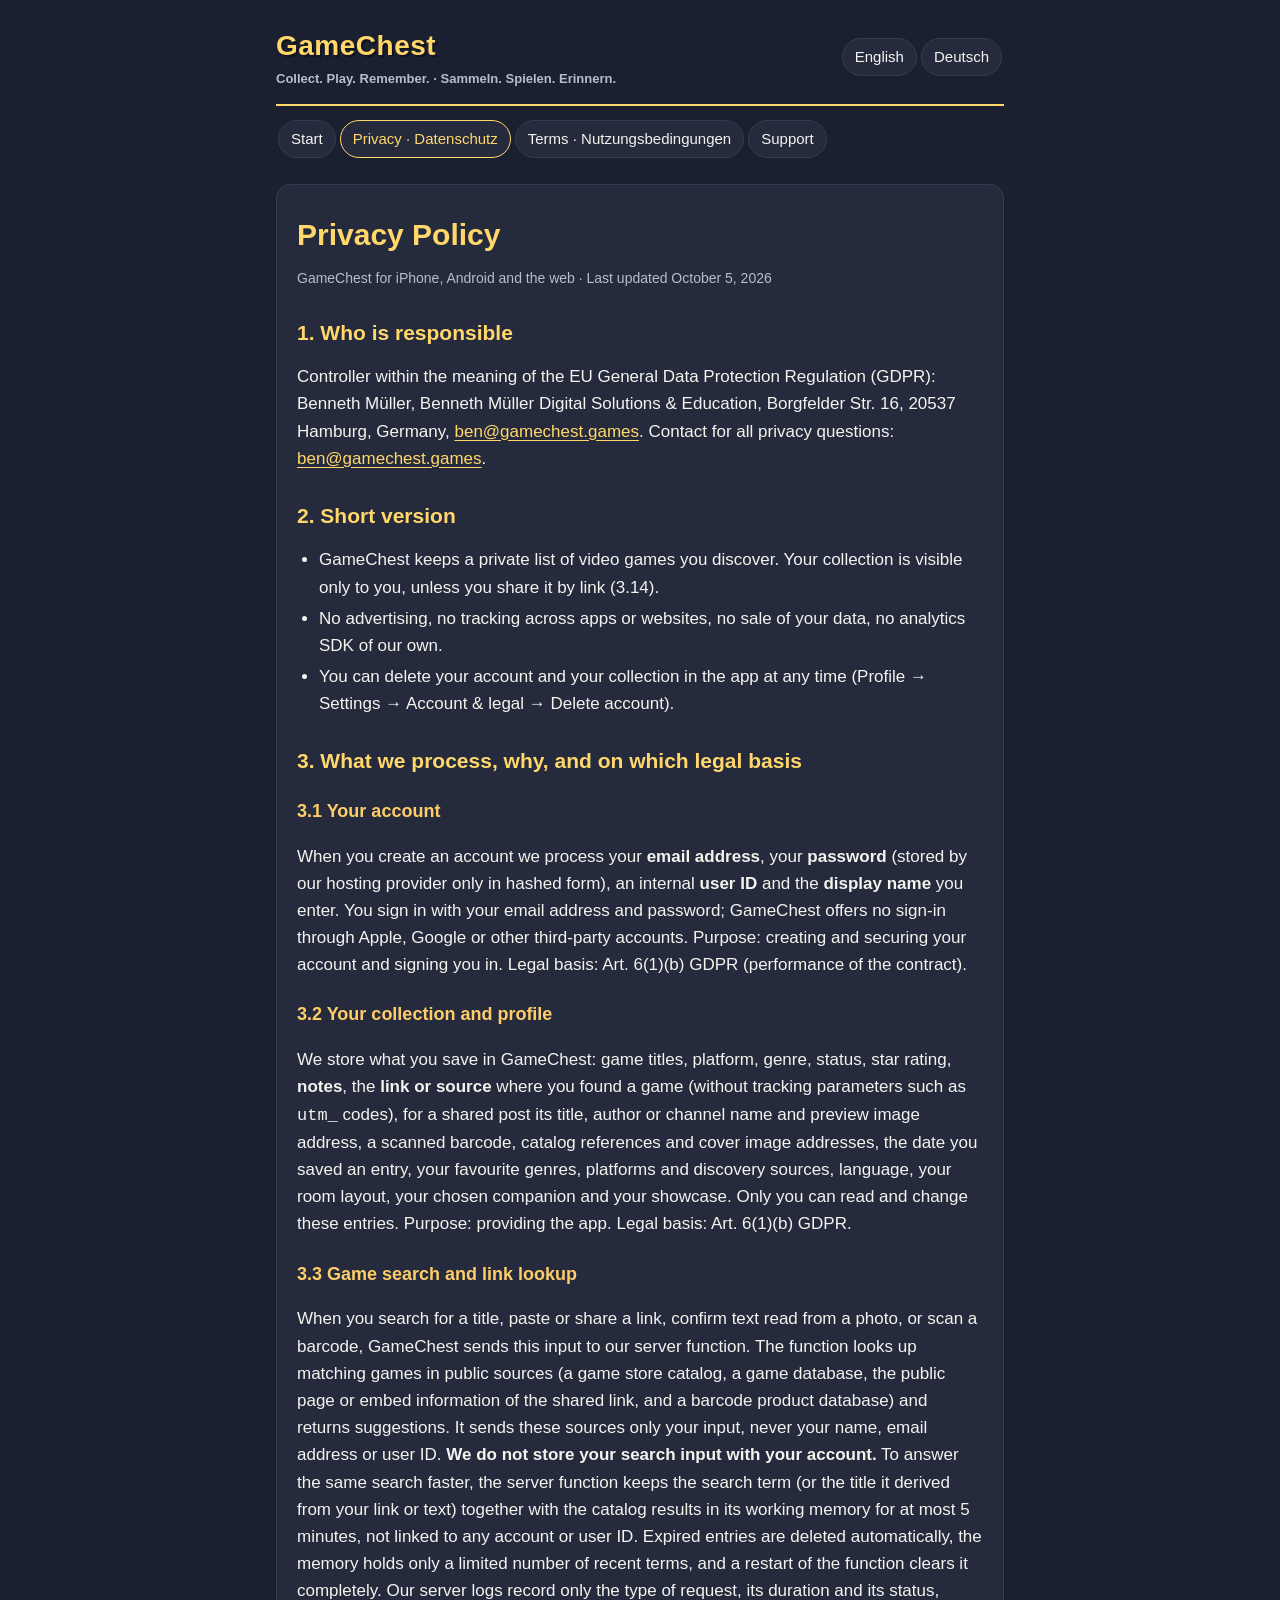
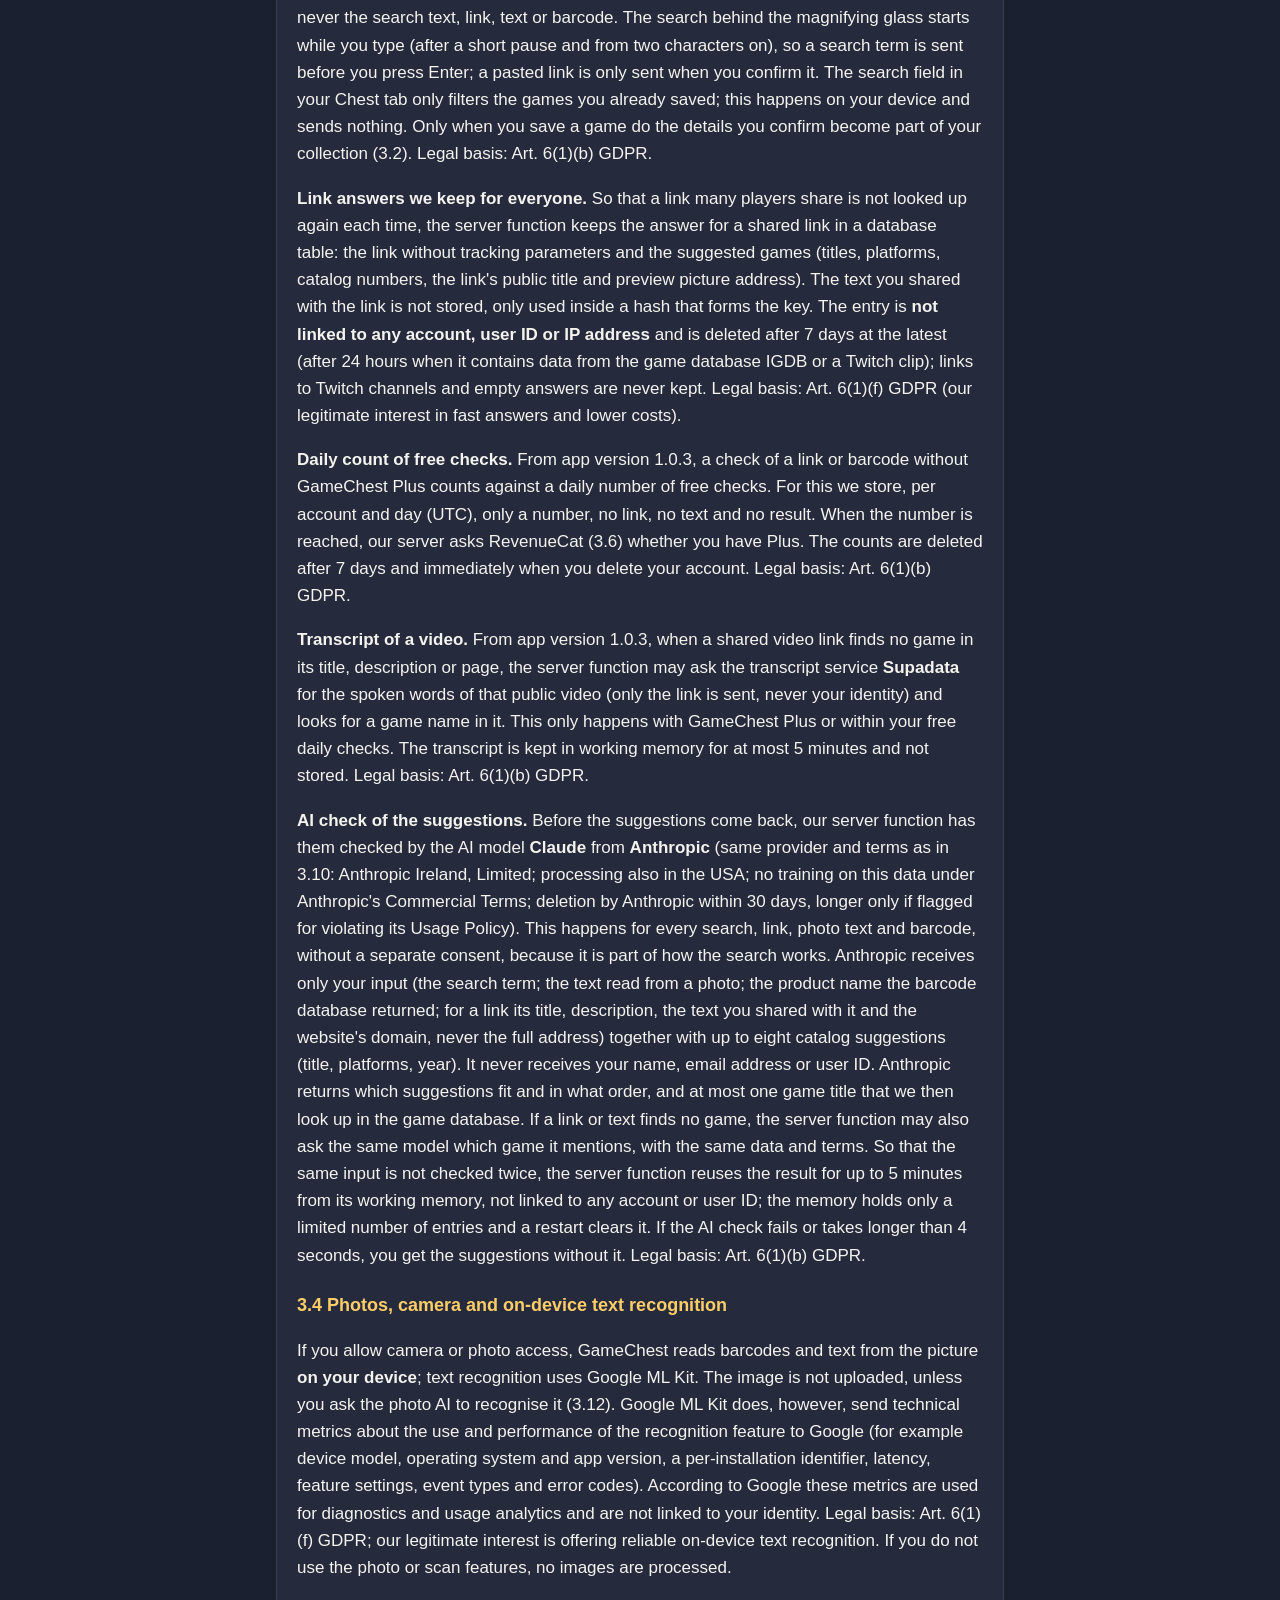
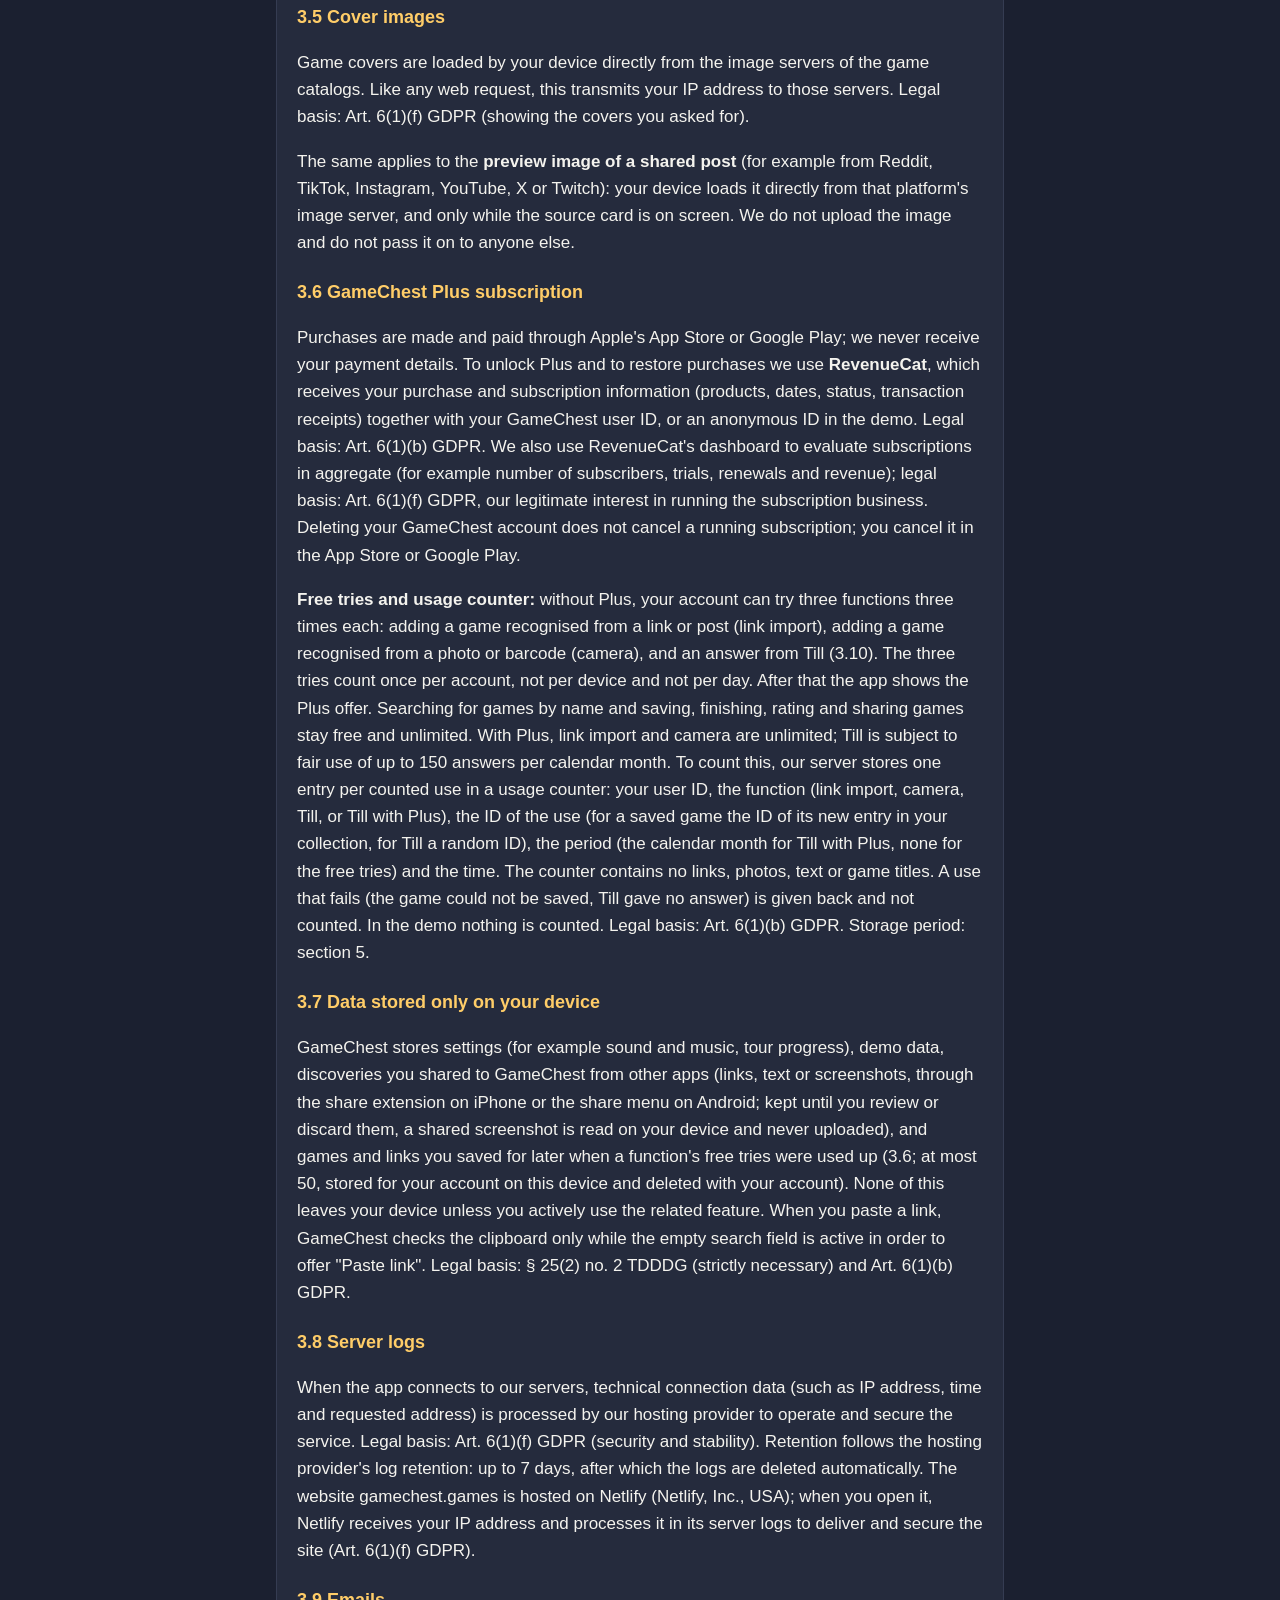
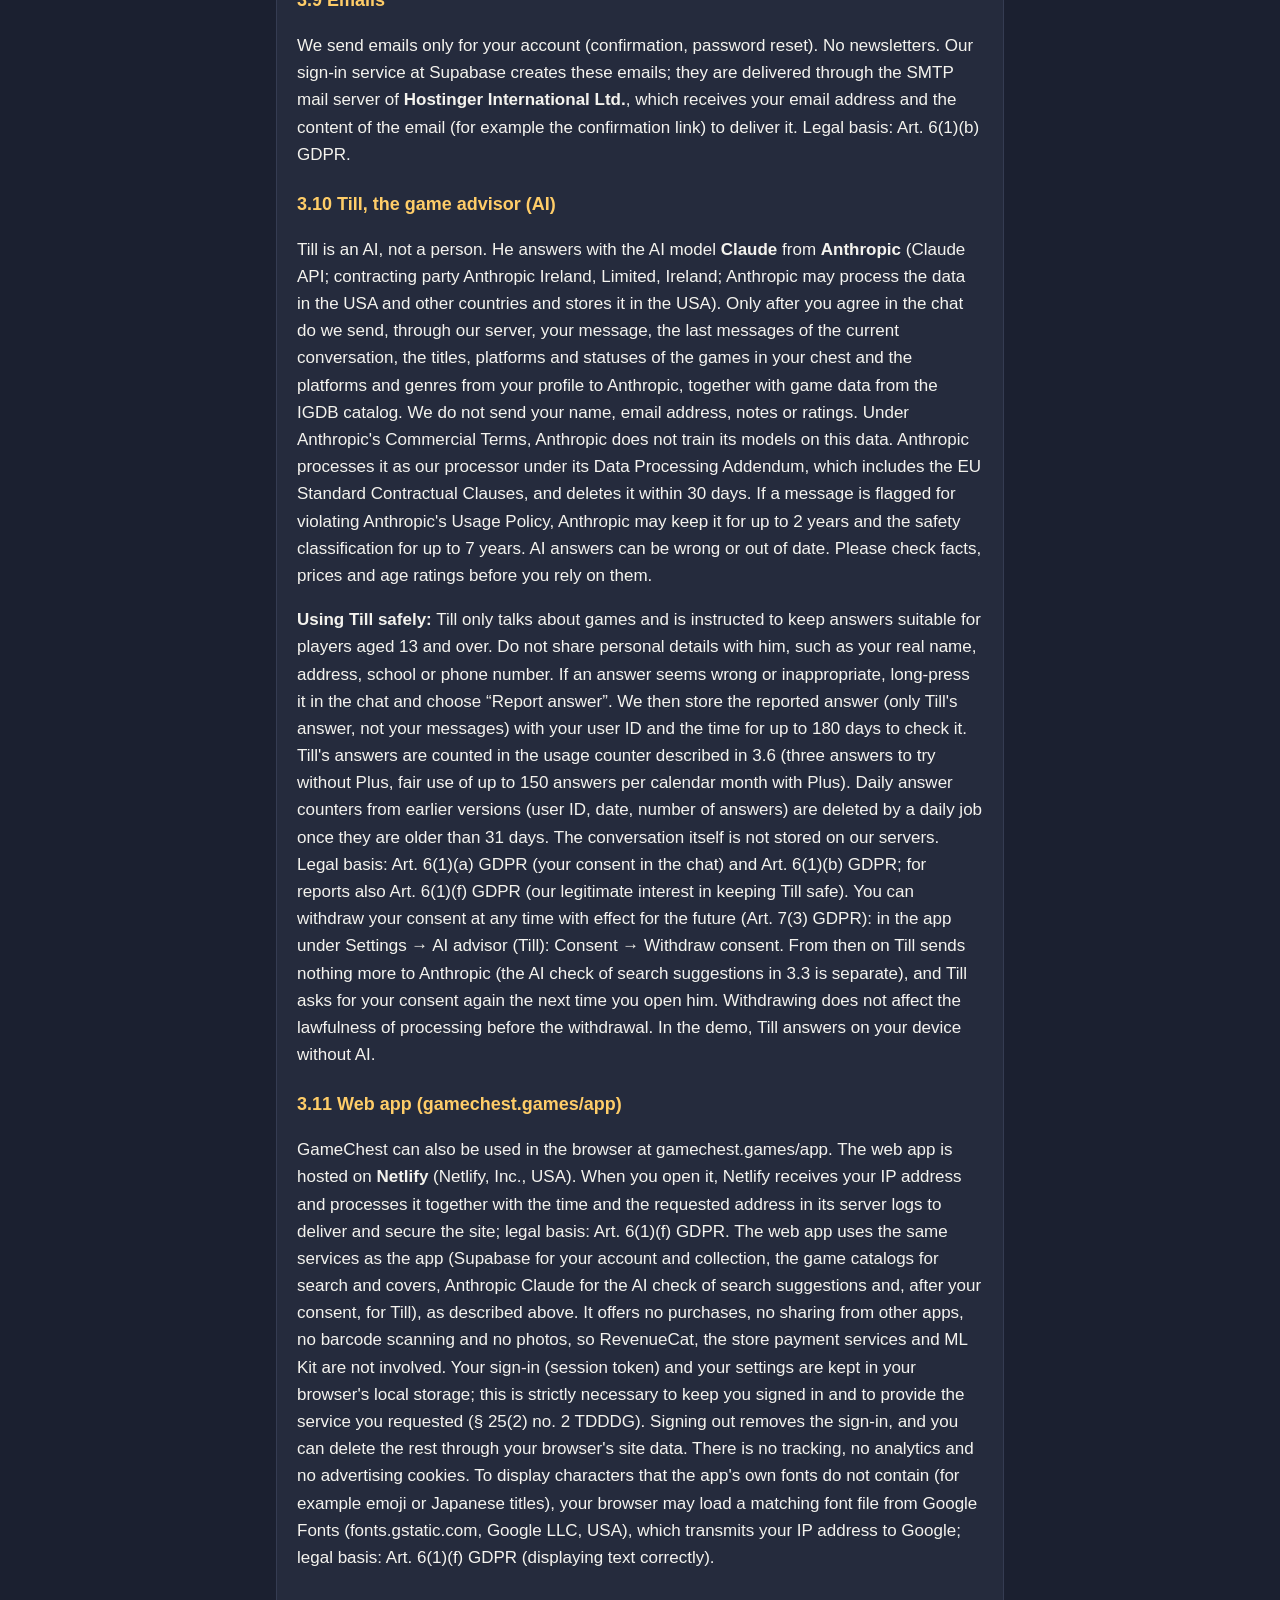
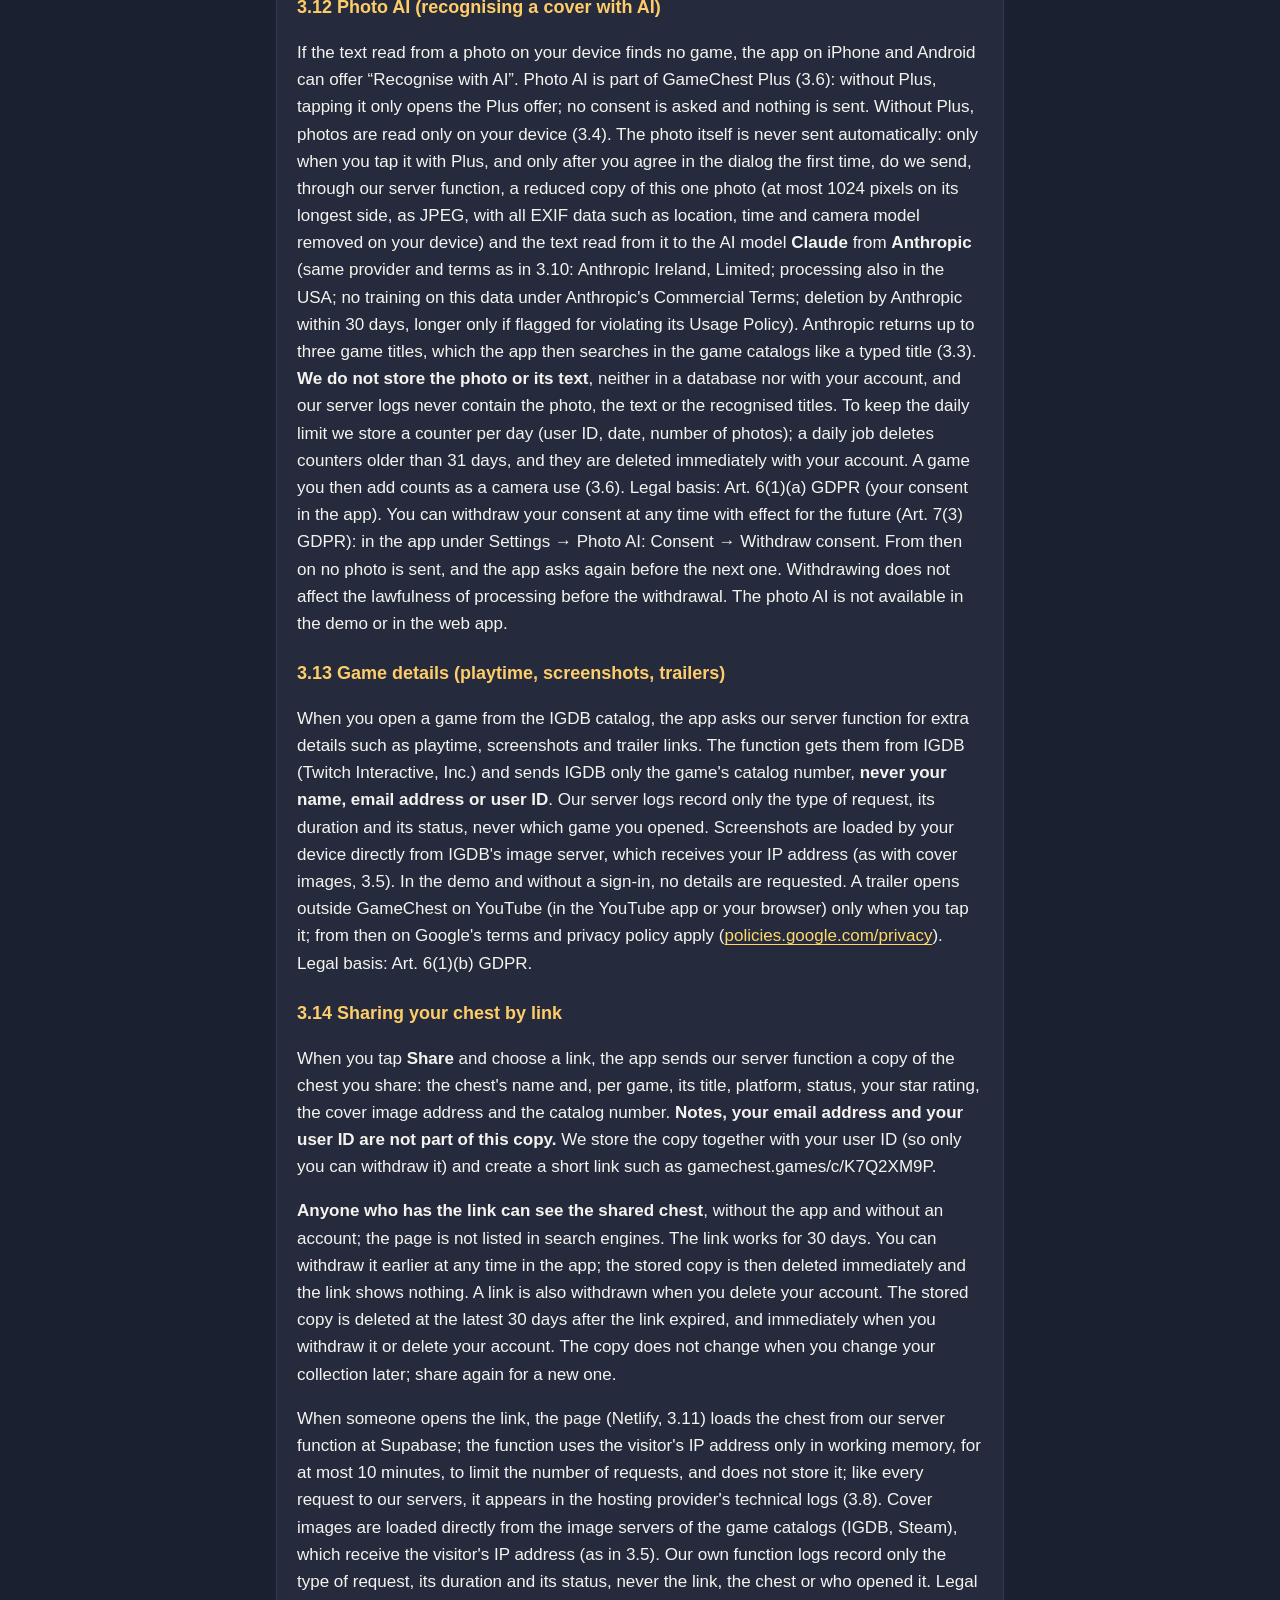
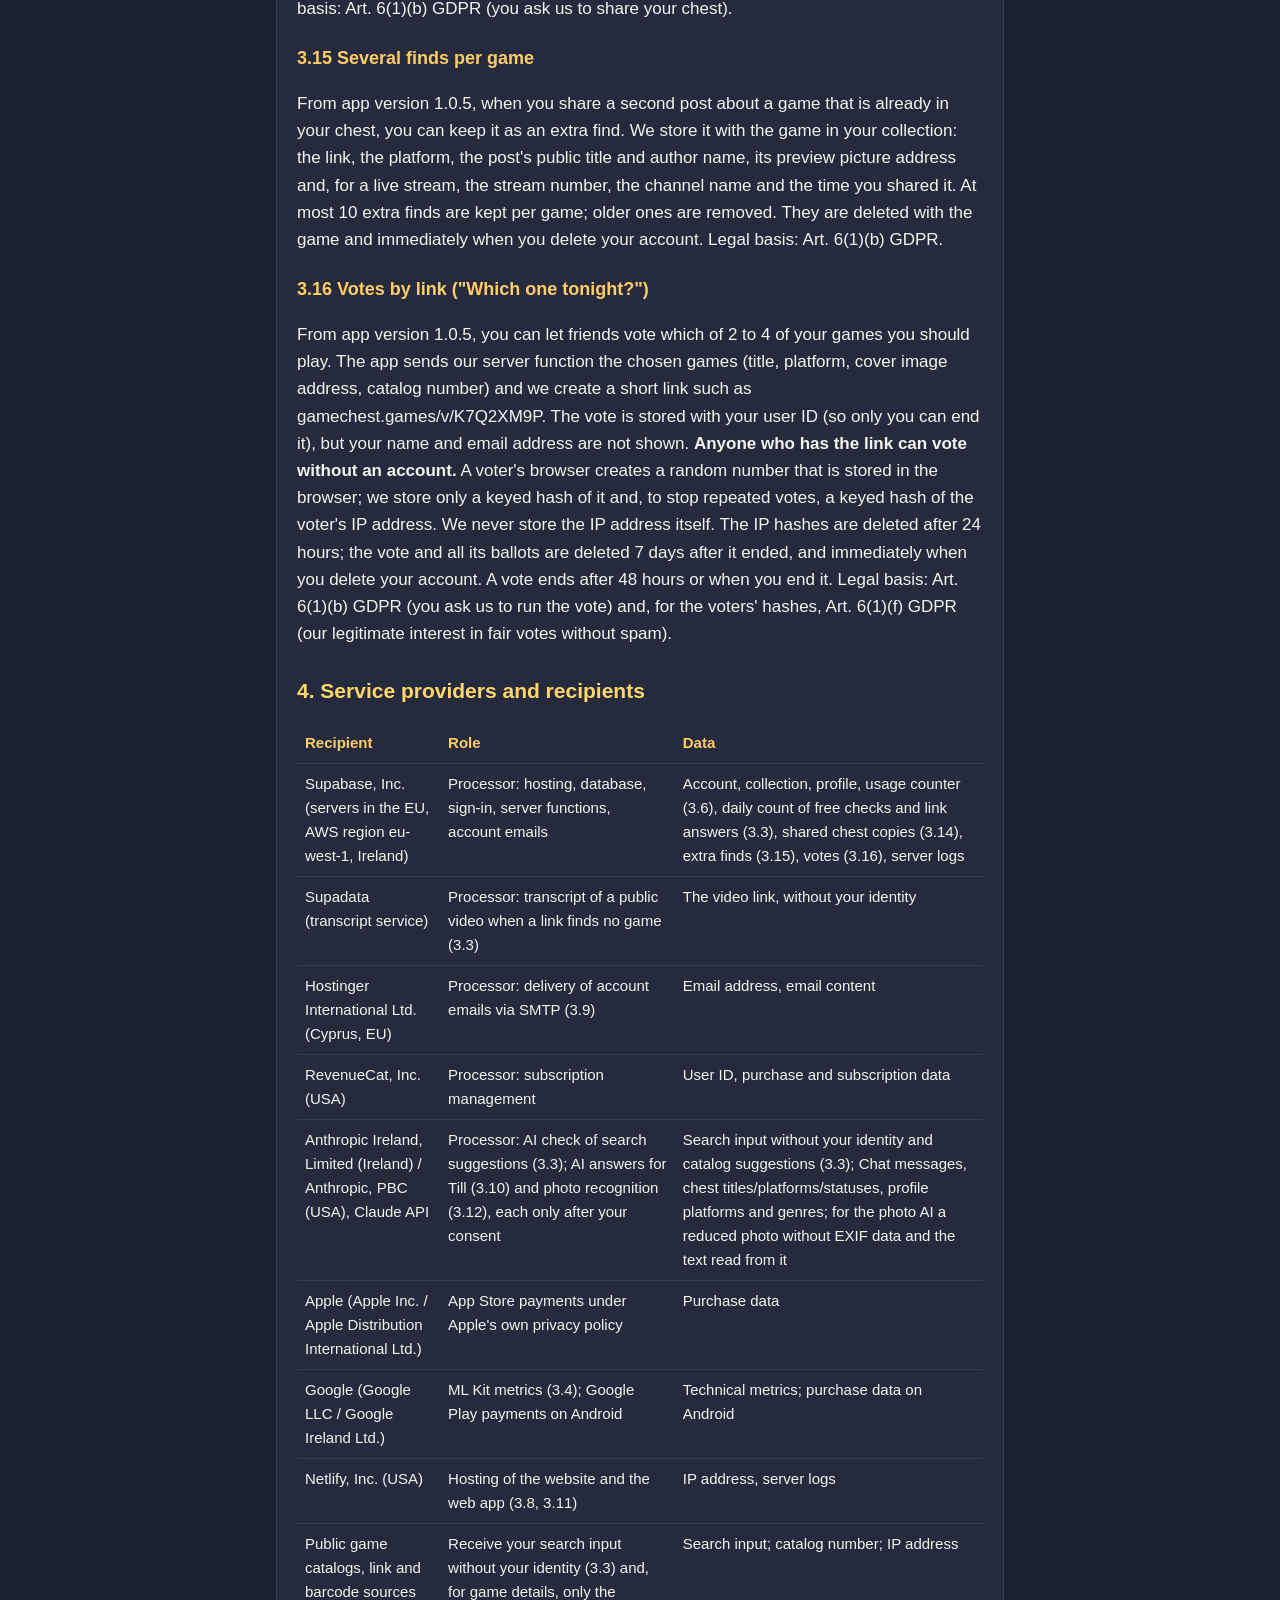
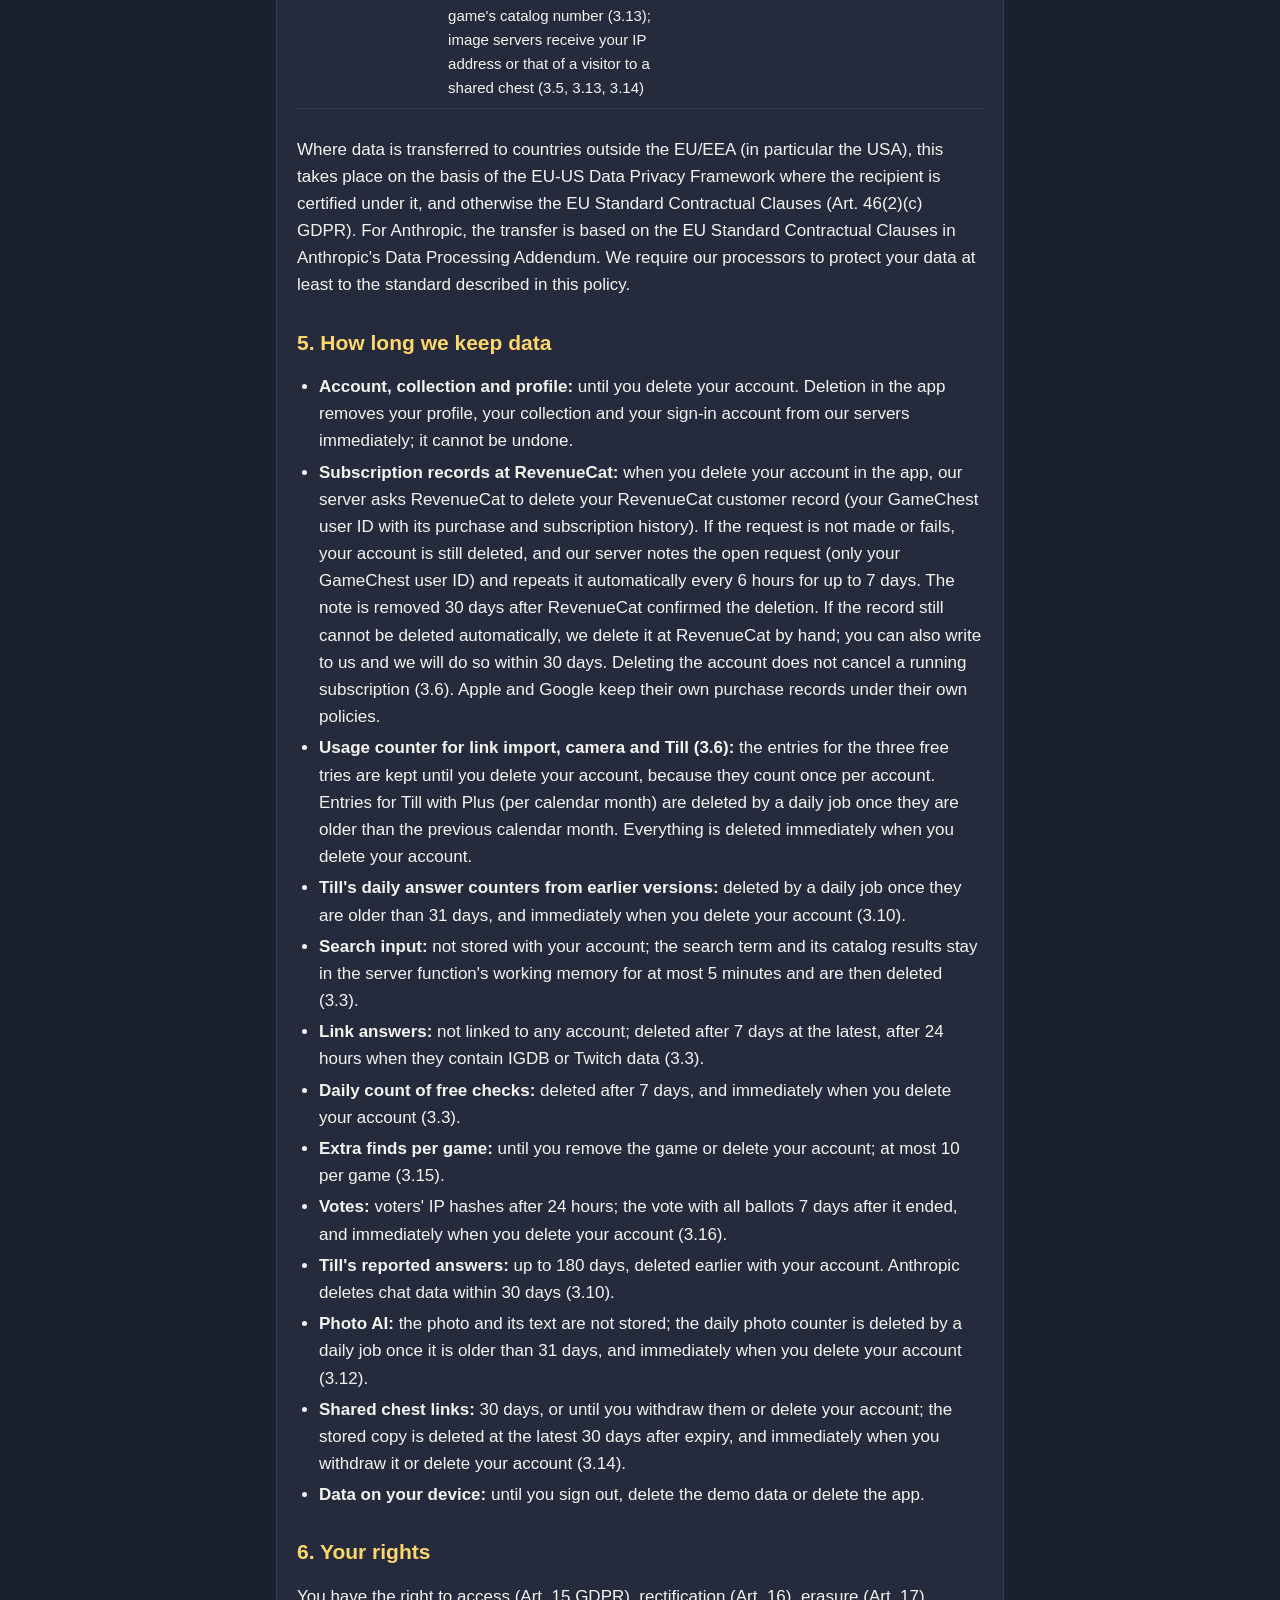
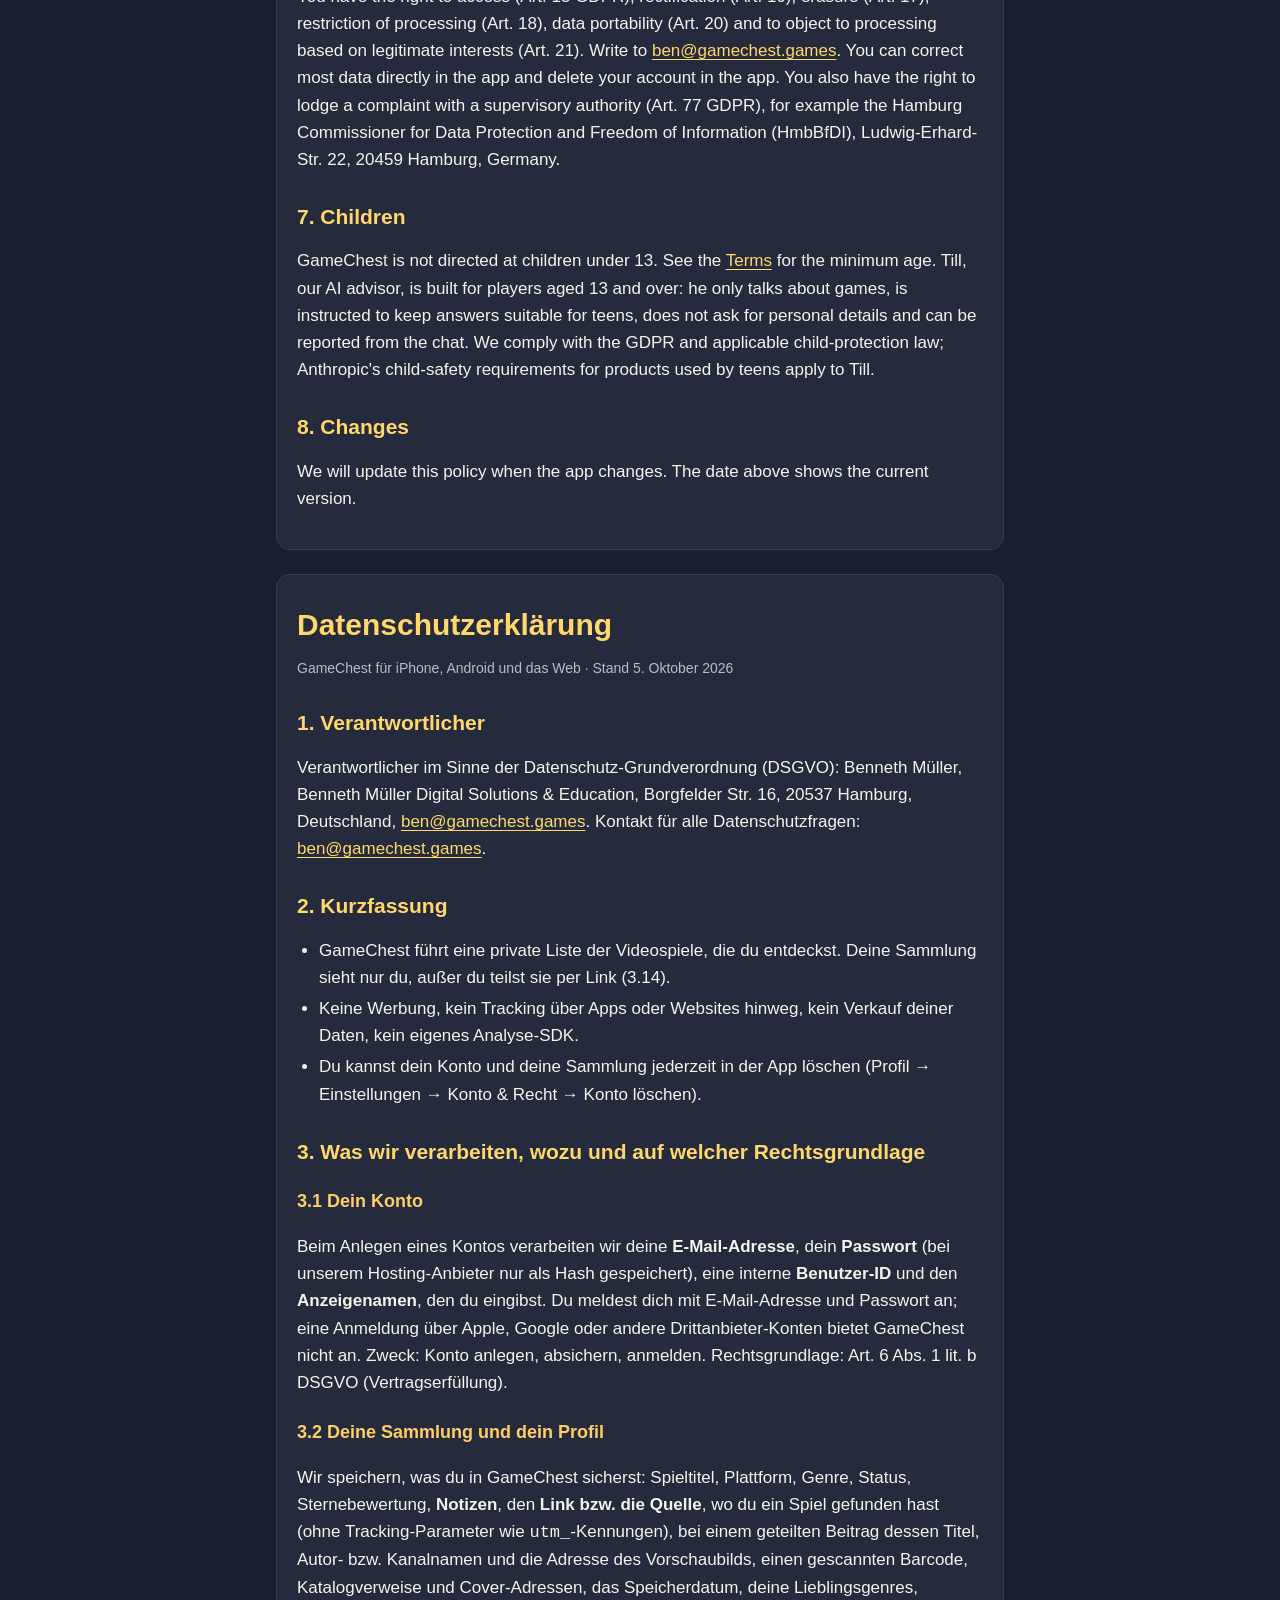
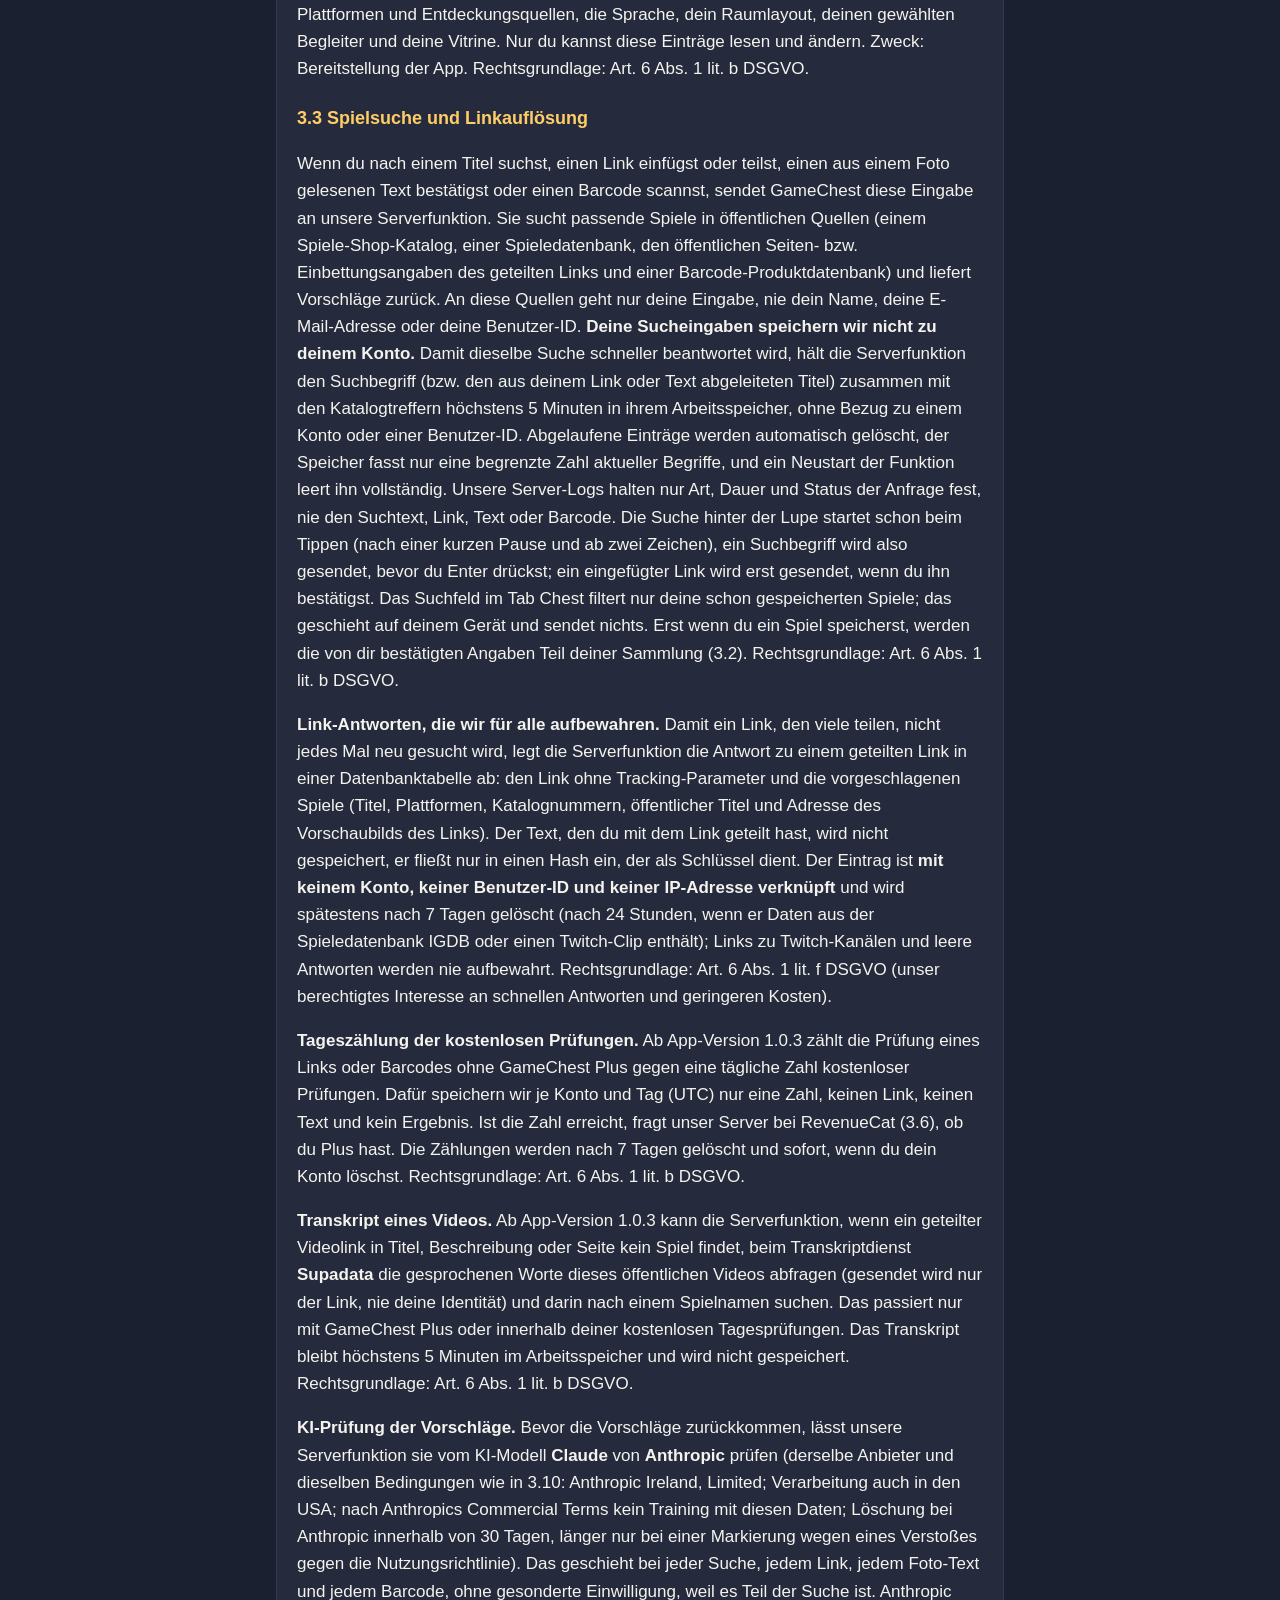
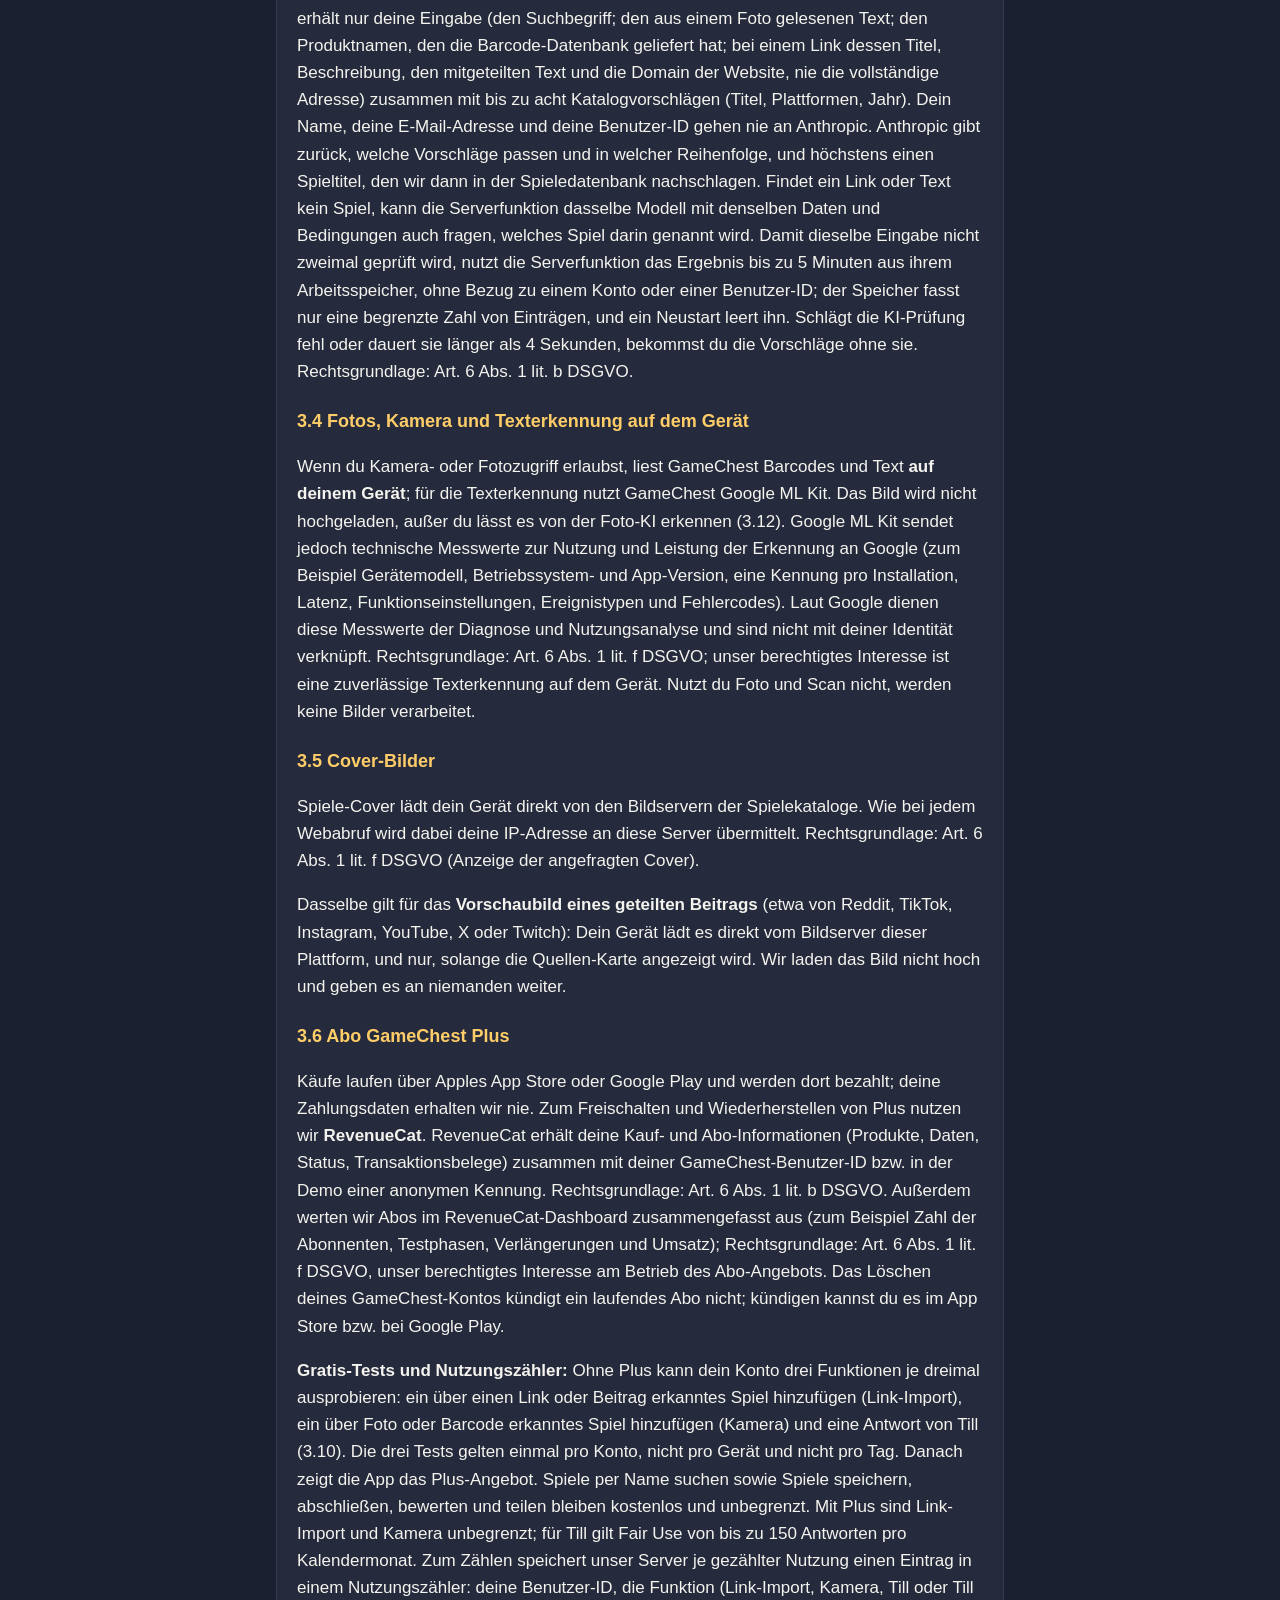
<file: privacy.html>
<!doctype html>
<html lang="en">
<head>
<meta charset="utf-8">
<meta name="viewport" content="width=device-width, initial-scale=1">
<meta name="description" content="Privacy Policy for the GameChest app. Datenschutzerklärung der App GameChest.">
<title>GameChest – Privacy Policy / Datenschutz</title>
<style>
:root{--ink:#10131F;--navy:#1B2030;--navy2:#252B3D;--line:#353C52;--gold:#FFD76A;--amber:#FFCD68;
--mint:#C4F280;--off:#F4F3EE;--muted:#B9BCC8;}
*{box-sizing:border-box}
html{-webkit-text-size-adjust:100%}
body{margin:0;background:var(--navy);color:var(--off);font:17px/1.6 -apple-system,BlinkMacSystemFont,"Segoe UI",Roboto,Helvetica,Arial,sans-serif}
a{color:var(--gold);text-underline-offset:3px}
a:focus-visible{outline:3px solid var(--mint);outline-offset:2px}
.wrap{max-width:760px;margin:0 auto;padding:24px 16px 64px}
header.top{display:flex;flex-wrap:wrap;align-items:center;justify-content:space-between;gap:12px;
border-bottom:2px solid var(--gold);padding-bottom:14px;margin-bottom:8px}
.brand{font-weight:800;font-size:28px;letter-spacing:.5px;color:var(--gold);text-decoration:none;
text-shadow:2px 2px 0 var(--ink)}
.brand small{display:block;font-size:13px;font-weight:600;color:var(--muted);letter-spacing:0;text-shadow:none}
nav.lang a,nav.pages a{display:inline-block;padding:6px 12px;margin:2px;border:1px solid var(--line);
border-radius:999px;text-decoration:none;font-size:15px;color:var(--off);background:var(--navy2)}
nav.lang a:hover,nav.pages a:hover{border-color:var(--gold)}
nav.pages{margin:12px 0 4px}
nav.pages a[aria-current=page]{border-color:var(--gold);color:var(--gold)}
h1{font-size:30px;line-height:1.2;color:var(--gold);margin:28px 0 4px}
h2{font-size:21px;line-height:1.3;color:var(--gold);margin:30px 0 8px}
h3{font-size:18px;color:var(--amber);margin:22px 0 6px}
section.lang-block{background:var(--navy2);border:1px solid var(--line);border-radius:14px;padding:4px 20px 20px;margin-top:24px}
.note{border-left:4px solid var(--mint);background:rgba(196,242,128,.08);padding:10px 14px;border-radius:6px;font-size:15px}
.ph{background:rgba(255,215,106,.16);color:var(--gold);padding:0 4px;border-radius:4px;font-weight:600}
.meta{color:var(--muted);font-size:14px}
table{width:100%;border-collapse:collapse;font-size:15px;margin:10px 0}
th,td{text-align:left;vertical-align:top;padding:8px;border-bottom:1px solid var(--line)}
th{color:var(--amber);font-weight:700}
.scroll{overflow-x:auto}
ul,ol{padding-left:22px}
li{margin:4px 0}
footer{margin-top:40px;color:var(--muted);font-size:14px;border-top:1px solid var(--line);padding-top:14px}
details{background:var(--navy);border:1px solid var(--line);border-radius:10px;padding:10px 14px;margin:10px 0}
summary{cursor:pointer;font-weight:700;color:var(--off)}
@media (max-width:420px){body{font-size:16px}h1{font-size:25px}section.lang-block{padding:2px 14px 16px}}
@media (max-width:560px){table,tbody,tr,td{display:block;width:100%}tr:first-child{display:none}tr{border-bottom:1px solid var(--line);padding:6px 0}td{border:0;padding:3px 0}td:first-child{font-weight:700;color:var(--amber)}}
</style>
</head>
<body>
<div class="wrap">
<header class="top">
<a class="brand" href="index.html">GameChest<small>Collect. Play. Remember. · Sammeln. Spielen. Erinnern.</small></a>
<nav class="lang" aria-label="Language / Sprache"><a href="#en" hreflang="en">English</a><a href="#de" hreflang="de">Deutsch</a></nav>
</header>
<nav class="pages" aria-label="Pages"><a href="index.html">Start</a><a href="privacy.html" aria-current=page>Privacy · Datenschutz</a><a href="terms.html">Terms · Nutzungsbedingungen</a><a href="support.html">Support</a></nav>

<section class="lang-block" id="en" lang="en">
<h1>Privacy Policy</h1>
<p class="meta">GameChest for iPhone, Android and the web · Last updated October 5, 2026</p>

<h2>1. Who is responsible</h2>
<p>Controller within the meaning of the EU General Data Protection Regulation (GDPR): Benneth Müller, Benneth Müller Digital Solutions &amp; Education, Borgfelder Str. 16, 20537 Hamburg, Germany, <a href="mailto:ben@gamechest.games">ben@gamechest.games</a>.
Contact for all privacy questions: <a href="mailto:ben@gamechest.games">ben@gamechest.games</a>.</p>

<h2>2. Short version</h2>
<ul>
<li>GameChest keeps a private list of video games you discover. Your collection is visible only to you, unless you share it by link (3.14).</li>
<li>No advertising, no tracking across apps or websites, no sale of your data, no analytics SDK of our own.</li>
<li>You can delete your account and your collection in the app at any time (Profile → Settings → Account &amp; legal → Delete account).</li>
</ul>

<h2>3. What we process, why, and on which legal basis</h2>

<h3>3.1 Your account</h3>
<p>When you create an account we process your <strong>email address</strong>, your <strong>password</strong>
(stored by our hosting provider only in hashed form), an internal <strong>user ID</strong> and the
<strong>display name</strong> you enter. You sign in with your email address and password; GameChest offers no
sign-in through Apple, Google or other third-party accounts. Purpose: creating and securing your account and signing you in.
Legal basis: Art. 6(1)(b) GDPR (performance of the contract).</p>

<h3>3.2 Your collection and profile</h3>
<p>We store what you save in GameChest: game titles, platform, genre, status, star rating, <strong>notes</strong>,
the <strong>link or source</strong> where you found a game (without tracking parameters such as <code>utm_</code>
codes), for a shared post its title, author or channel name and preview image address, a scanned barcode, catalog
references and cover image addresses, the date you saved an entry, your favourite genres, platforms and discovery sources, language,
your room layout, your chosen companion and your showcase. Only you can read and change these entries.
Purpose: providing the app. Legal basis: Art. 6(1)(b) GDPR.</p>

<h3>3.3 Game search and link lookup</h3>
<p>When you search for a title, paste or share a link, confirm text read from a photo, or scan a barcode, GameChest
sends this input to our server function. The function looks up matching games in public sources (a game store
catalog, a game database, the public page or embed information of the shared link, and a barcode product
database) and returns suggestions. It sends these sources only your input, never your name, email address or
user ID. <strong>We do not store your search input with your account.</strong> To answer the
same search faster, the server function keeps the search term (or the title it derived from your link or text)
together with the catalog results in its working memory for at most 5 minutes, not linked to any account or user ID.
Expired entries are deleted automatically, the memory holds only a limited number of recent terms, and a restart of
the function clears it completely. Our server logs record only the type of request, its duration and its status, never the
search text, link, text or barcode. The search behind the magnifying glass starts while you type (after a short pause
and from two characters on), so a search term is sent before you press Enter; a pasted link is only sent when you
confirm it. The search field in your Chest tab only filters the games you already saved; this happens on your device
and sends nothing. Only when you save a game do the
details you confirm become part of your collection (3.2). Legal basis: Art. 6(1)(b) GDPR.</p>
<p><strong>Link answers we keep for everyone.</strong> So that a link many players share is not looked up again
each time, the server function keeps the answer for a shared link in a database table: the link without tracking
parameters and the suggested games (titles, platforms, catalog numbers, the link's public title and preview picture
address). The text you shared with the link is not stored, only used inside a hash that forms the key. The entry is
<strong>not linked to any account, user ID or IP address</strong> and is deleted after 7 days at the latest (after
24 hours when it contains data from the game database IGDB or a Twitch clip); links to Twitch channels and empty answers
are never kept. Legal basis: Art. 6(1)(f) GDPR (our legitimate interest in fast answers and lower costs).</p>
<p><strong>Daily count of free checks.</strong> From app version 1.0.3, a check of a link or barcode without GameChest
Plus counts against a daily number of free checks. For this we store, per account and day (UTC), only a number, no link,
no text and no result. When the number is reached, our server asks RevenueCat (3.6) whether you have Plus. The counts
are deleted after 7 days and immediately when you delete your account. Legal basis: Art. 6(1)(b) GDPR.</p>
<p><strong>Transcript of a video.</strong> From app version 1.0.3, when a shared video link finds no game in its title,
description or page, the server function may ask the transcript service <strong>Supadata</strong> for the spoken words
of that public video (only the link is sent, never your identity) and looks for a game name in it. This only happens
with GameChest Plus or within your free daily checks. The transcript is kept in working memory for at most 5 minutes
and not stored. Legal basis: Art. 6(1)(b) GDPR.</p>
<p><strong>AI check of the suggestions.</strong> Before the suggestions come back, our server function has them checked
by the AI model <strong>Claude</strong> from <strong>Anthropic</strong> (same provider and terms as in 3.10: Anthropic
Ireland, Limited; processing also in the USA; no training on this data under Anthropic's Commercial Terms; deletion by
Anthropic within 30 days, longer only if flagged for violating its Usage Policy). This happens for every search, link,
photo text and barcode, without a separate consent, because it is part of how the search works. Anthropic receives only
your input (the search term; the text read from a photo; the product name the barcode database returned; for a link its
title, description, the text you shared with it and the website's domain, never the full address) together with up to
eight catalog suggestions (title, platforms, year). It never receives your name, email address or user ID. Anthropic
returns which suggestions fit and in what order, and at most one game title that we then look up in the game database.
If a link or text finds no game, the server function may also ask the same model which game it mentions, with the same
data and terms. So that the same input is not checked twice, the server function reuses the result for up to 5 minutes
from its working memory, not linked to any account or user ID; the memory holds only a limited number of entries and a
restart clears it. If the AI check fails or takes longer than 4 seconds, you get the suggestions without it. Legal
basis: Art. 6(1)(b) GDPR.</p>

<h3>3.4 Photos, camera and on-device text recognition</h3>
<p>If you allow camera or photo access, GameChest reads barcodes and text from the picture <strong>on your
device</strong>; text recognition uses Google ML Kit. The image is not uploaded, unless you ask the photo AI to
recognise it (3.12). Google ML Kit does, however, send technical
metrics about the use and performance of the recognition feature to Google (for example device model, operating
system and app version, a per-installation identifier, latency, feature settings, event types and error codes).
According to Google these metrics are used for diagnostics and usage analytics and are not linked to your identity.
Legal basis: Art. 6(1)(f) GDPR; our legitimate interest is offering reliable on-device text recognition.
If you do not use the photo or scan features, no images are processed.</p>

<h3>3.5 Cover images</h3>
<p>Game covers are loaded by your device directly from the image servers of the game catalogs. Like any web
request, this transmits your IP address to those servers. Legal basis: Art. 6(1)(f) GDPR (showing the covers you
asked for).</p>
<p>The same applies to the <strong>preview image of a shared post</strong> (for example from Reddit, TikTok, Instagram,
YouTube, X or Twitch): your device loads it directly from that platform's image server, and only while the source
card is on screen. We do not upload the image and do not pass it on to anyone else.</p>

<h3>3.6 GameChest Plus subscription</h3>
<p>Purchases are made and paid through Apple's App Store or Google Play; we never receive your payment details. To unlock Plus
and to restore purchases we use <strong>RevenueCat</strong>, which receives your purchase and subscription
information (products, dates, status, transaction receipts) together with your GameChest user ID, or an anonymous ID in
the demo. Legal basis: Art. 6(1)(b) GDPR. We also use RevenueCat's dashboard to evaluate subscriptions in
aggregate (for example number of subscribers, trials, renewals and revenue); legal basis: Art. 6(1)(f) GDPR, our
legitimate interest in running the subscription business. Deleting your GameChest account does not cancel a running
subscription; you cancel it in the App Store or Google Play.</p>
<p><strong>Free tries and usage counter:</strong> without Plus, your account can try three functions three times each:
adding a game recognised from a link or post (link import), adding a game recognised from a photo or barcode (camera),
and an answer from Till (3.10). The three tries count once per account, not per device and not per day. After that
the app shows the Plus offer. Searching for games by name and saving, finishing, rating and sharing games stay free
and unlimited. With Plus, link import and camera are unlimited; Till is subject to fair use of up to 150 answers per
calendar month. To count this, our server stores one entry per counted use in a usage counter: your user ID, the
function (link import, camera, Till, or Till with Plus), the ID of the use (for a saved game the ID of its new entry in
your collection, for Till a random ID), the period (the calendar month for Till with Plus, none for the free tries) and
the time. The counter contains no links, photos, text or game titles. A use that fails (the game could not be saved,
Till gave no answer) is given back and not counted. In the demo nothing is counted. Legal basis: Art. 6(1)(b) GDPR.
Storage period: section 5.</p>

<h3>3.7 Data stored only on your device</h3>
<p>GameChest stores settings (for example sound and music, tour progress), demo data, discoveries you shared to GameChest
from other apps (links, text or screenshots, through the share extension on iPhone or the share menu on Android;
kept until you review or discard them, a shared screenshot is read on your device and never uploaded), and games and
links you saved for later when a function's free tries were used up (3.6; at most 50, stored for your account on this
device and deleted with your account). None of this leaves your device unless you actively use the related feature. When you paste a
link, GameChest checks the clipboard only while the empty search field is active in order to offer "Paste link".
Legal basis: § 25(2) no. 2 TDDDG (strictly necessary) and Art. 6(1)(b) GDPR.</p>

<h3>3.8 Server logs</h3>
<p>When the app connects to our servers, technical connection data (such as IP address, time and requested
address) is processed by our hosting provider to operate and secure the service. Legal basis: Art. 6(1)(f) GDPR
(security and stability). Retention follows the hosting provider's log retention:
up to 7 days, after which the logs are deleted automatically. The website gamechest.games is hosted on Netlify
(Netlify, Inc., USA); when you open it, Netlify receives your IP address and processes it in its server logs to deliver
and secure the site (Art. 6(1)(f) GDPR).</p>

<h3>3.9 Emails</h3>
<p>We send emails only for your account (confirmation, password reset). No newsletters. Our sign-in service at
Supabase creates these emails; they are delivered through the SMTP mail server of <strong>Hostinger International
Ltd.</strong>, which receives your email address and the content of the email (for example the confirmation link) to
deliver it. Legal basis: Art. 6(1)(b) GDPR.</p>

<h3>3.10 Till, the game advisor (AI)</h3>
<p>Till is an AI, not a person. He answers with the AI model <strong>Claude</strong> from <strong>Anthropic</strong>
(Claude API; contracting party Anthropic Ireland, Limited, Ireland; Anthropic may process the data in the USA and
other countries and stores it in the USA). Only after you agree in the chat do we send, through our server, your
message, the last messages of the current conversation, the titles, platforms and statuses of the games in your chest
and the platforms and genres from your profile to Anthropic, together with game data from the IGDB catalog. We do not
send your name, email address, notes or ratings. Under Anthropic's Commercial Terms, Anthropic does not train its
models on this data. Anthropic processes it as our processor under its Data Processing Addendum, which includes the EU
Standard Contractual Clauses, and deletes it within 30 days. If a message is flagged for violating Anthropic's Usage
Policy, Anthropic may keep it for up to 2 years and the safety classification for up to 7 years. AI answers can be
wrong or out of date. Please check facts, prices and age ratings before you rely on them.</p>
<p><strong>Using Till safely:</strong> Till only talks about games and is instructed to keep answers suitable for
players aged 13 and over. Do not share personal details with him, such as your real name, address, school or phone
number. If an answer seems wrong or inappropriate, long-press it in the chat and choose &ldquo;Report answer&rdquo;.
We then store the reported answer (only Till's answer, not your messages) with your user ID and the time for up to
180 days to check it. Till's answers are counted in the usage counter described in 3.6 (three answers to try
without Plus, fair use of up to 150 answers per calendar month with Plus). Daily answer counters from earlier
versions (user ID, date, number of answers) are deleted by a daily job once they are older than 31 days. The conversation itself is not stored on our servers. Legal basis: Art. 6(1)(a) GDPR (your consent
in the chat) and Art. 6(1)(b) GDPR; for reports also Art. 6(1)(f) GDPR (our legitimate interest in keeping Till safe).
You can withdraw your consent at any time with effect for the future (Art. 7(3) GDPR): in the app under Settings →
AI advisor (Till): Consent → Withdraw consent. From then on Till sends nothing more to Anthropic (the AI check of search suggestions in 3.3 is separate), and Till asks for your
consent again the next time you open him. Withdrawing does not affect the lawfulness of processing before the
withdrawal. In the demo, Till answers on your device without AI.</p>

<h3>3.11 Web app (gamechest.games/app)</h3>
<p>GameChest can also be used in the browser at gamechest.games/app. The web app is hosted on <strong>Netlify</strong>
(Netlify, Inc., USA). When you open it, Netlify receives your IP address and processes
it together with the time and the requested address in its server logs to deliver and secure the site; legal basis:
Art. 6(1)(f) GDPR. The web app uses the same services as the app (Supabase for your account and collection, the game
catalogs for search and covers, Anthropic Claude for the AI check of search suggestions and, after your consent, for Till), as described above. It offers no purchases,
no sharing from other apps, no barcode scanning and no photos, so RevenueCat, the store payment services and ML Kit are
not involved. Your sign-in (session token) and your settings are kept in your browser's local storage; this is strictly
necessary to keep you signed in and to provide the service you requested (§ 25(2) no. 2 TDDDG). Signing out removes
the sign-in, and you can delete the rest through your browser's site data. There is no tracking, no analytics and no
advertising cookies. To display characters that the app's own fonts do not contain (for example emoji or Japanese
titles), your browser may load a matching font file from Google Fonts (fonts.gstatic.com, Google LLC, USA), which
transmits your IP address to Google; legal basis: Art. 6(1)(f) GDPR (displaying text correctly).</p>

<h3>3.12 Photo AI (recognising a cover with AI)</h3>
<p>If the text read from a photo on your device finds no game, the app on iPhone and Android can offer
&ldquo;Recognise with AI&rdquo;. Photo AI is part of GameChest Plus (3.6): without Plus, tapping it only opens the Plus
offer; no consent is asked and nothing is sent. Without Plus, photos are read only on your device (3.4). The photo itself is never sent automatically: only when you tap it with Plus, and only after you agree in the
dialog the first time, do we send, through our server function, a reduced copy of this one photo (at most 1024 pixels
on its longest side, as JPEG, with all EXIF data such as location, time and camera model removed on your device) and the
text read from it to the AI model <strong>Claude</strong> from <strong>Anthropic</strong> (same provider and terms as in
3.10: Anthropic Ireland, Limited; processing also in the USA; no training on this data under Anthropic's Commercial
Terms; deletion by Anthropic within 30 days, longer only if flagged for violating its Usage Policy). Anthropic returns
up to three game titles, which the app then searches in the game catalogs like a typed title (3.3). <strong>We do not
store the photo or its text</strong>, neither in a database nor with your account, and our server logs never contain
the photo, the text or the recognised titles. To keep the daily limit we store a counter per day (user ID, date, number
of photos); a daily job deletes counters older than 31 days, and they are deleted immediately with your account. A game
you then add counts as a camera use (3.6). Legal
basis: Art. 6(1)(a) GDPR (your consent in the app). You can withdraw your consent at any time with effect for the future
(Art. 7(3) GDPR): in the app under Settings &rarr; Photo AI: Consent &rarr; Withdraw consent. From then on no photo is
sent, and the app asks again before the next one. Withdrawing does not affect the lawfulness of processing before the
withdrawal. The photo AI is not available in the demo or in the web app.</p>

<h3>3.13 Game details (playtime, screenshots, trailers)</h3>
<p>When you open a game from the IGDB catalog, the app asks our server function for extra details such as
playtime, screenshots and trailer links. The function gets them from IGDB (Twitch Interactive, Inc.) and sends IGDB
only the game's catalog number, <strong>never your name, email address or user ID</strong>. Our server logs record only
the type of request, its duration and its status, never which game you opened. Screenshots are loaded by your device
directly from IGDB's image server, which receives your IP address (as with cover images, 3.5). In the demo and without
a sign-in, no details are requested. A trailer opens outside GameChest on YouTube (in the YouTube app or your
browser) only when you tap it; from then on Google's terms and privacy policy apply
(<a href="https://policies.google.com/privacy">policies.google.com/privacy</a>). Legal basis: Art. 6(1)(b) GDPR.</p>

<h3>3.14 Sharing your chest by link</h3>
<p>When you tap <strong>Share</strong> and choose a link, the app sends our server function a copy of the chest you
share: the chest's name and, per game, its title, platform, status, your star rating, the cover image address and the
catalog number. <strong>Notes, your email address and your user ID are not part of this copy.</strong> We store the
copy together with your user ID (so only you can withdraw it) and create a short link such as
gamechest.games/c/K7Q2XM9P.</p>
<p><strong>Anyone who has the link can see the shared chest</strong>, without the app and without an account; the page
is not listed in search engines. The link works for 30 days. You can withdraw it earlier at any time in the app; the stored
copy is then deleted immediately and the link shows nothing. A link is also withdrawn when you delete your account. The stored copy is deleted at the
latest 30 days after the link expired, and immediately when you withdraw it or delete your account. The copy does
not change when you change your collection later; share again for a new one.</p>
<p>When someone opens the link, the page (Netlify, 3.11) loads the chest from our server function at Supabase;
the function uses the visitor's IP address only in working memory, for at most 10 minutes, to limit the number of
requests, and does not store it; like every request to our servers, it appears in the hosting provider's technical logs (3.8). Cover images are loaded directly from the image servers of the game catalogs
(IGDB, Steam), which receive the visitor's IP address (as in 3.5). Our own function logs record only the type of
request, its duration and its status, never the link, the chest or who opened it. Legal basis: Art. 6(1)(b) GDPR (you ask us
to share your chest).</p>

<h3>3.15 Several finds per game</h3>
<p>From app version 1.0.5, when you share a second post about a game that is already in your chest, you can keep it as
an extra find. We store it with the game in your collection: the link, the platform, the post's public title and author
name, its preview picture address and, for a live stream, the stream number, the channel name and the time you shared
it. At most 10 extra finds are kept per game; older ones are removed. They are deleted with the game and immediately
when you delete your account. Legal basis: Art. 6(1)(b) GDPR.</p>

<h3>3.16 Votes by link ("Which one tonight?")</h3>
<p>From app version 1.0.5, you can let friends vote which of 2 to 4 of your games you should play. The app sends our
server function the chosen games (title, platform, cover image address, catalog number) and we create a short link such
as gamechest.games/v/K7Q2XM9P. The vote is stored with your user ID (so only you can end it), but your name and email
address are not shown. <strong>Anyone who has the link can vote without an account.</strong> A voter's browser creates a
random number that is stored in the browser; we store only a keyed hash of it and, to stop repeated votes, a keyed hash of
the voter's IP address. We never store the IP address itself. The IP hashes are deleted after 24 hours; the vote and all
its ballots are deleted 7 days after it ended, and immediately when you delete your account. A vote ends after 48 hours
or when you end it. Legal basis: Art. 6(1)(b) GDPR (you ask us to run the vote) and, for the voters' hashes, Art. 6(1)(f)
GDPR (our legitimate interest in fair votes without spam).</p>

<h2>4. Service providers and recipients</h2>
<div class="scroll"><table>
<tr><th>Recipient</th><th>Role</th><th>Data</th></tr>
<tr><td>Supabase, Inc. (servers in the EU, AWS region eu-west-1, Ireland)</td><td>Processor: hosting, database, sign-in, server functions, account emails</td><td>Account, collection, profile, usage counter (3.6), daily count of free checks and link answers (3.3), shared chest copies (3.14), extra finds (3.15), votes (3.16), server logs</td></tr>
<tr><td>Supadata (transcript service)</td><td>Processor: transcript of a public video when a link finds no game (3.3)</td><td>The video link, without your identity</td></tr>
<tr><td>Hostinger International Ltd. (Cyprus, EU)</td><td>Processor: delivery of account emails via SMTP (3.9)</td><td>Email address, email content</td></tr>
<tr><td>RevenueCat, Inc. (USA)</td><td>Processor: subscription management</td><td>User ID, purchase and subscription data</td></tr>
<tr><td>Anthropic Ireland, Limited (Ireland) / Anthropic, PBC (USA), Claude API</td><td>Processor: AI check of search suggestions (3.3); AI answers for Till (3.10) and photo recognition (3.12), each only after your consent</td><td>Search input without your identity and catalog suggestions (3.3); Chat messages, chest titles/platforms/statuses, profile platforms and genres; for the photo AI a reduced photo without EXIF data and the text read from it</td></tr>
<tr><td>Apple (Apple Inc. / Apple Distribution International Ltd.)</td><td>App Store payments under Apple's own privacy policy</td><td>Purchase data</td></tr>
<tr><td>Google (Google LLC / Google Ireland Ltd.)</td><td>ML Kit metrics (3.4); Google Play payments on Android</td><td>Technical metrics; purchase data on Android</td></tr>
<tr><td>Netlify, Inc. (USA)</td><td>Hosting of the website and the web app (3.8, 3.11)</td><td>IP address, server logs</td></tr>
<tr><td>Public game catalogs, link and barcode sources</td><td>Receive your search input without your identity (3.3) and, for game details, only the game's catalog number (3.13); image servers receive your IP address or that of a visitor to a shared chest (3.5, 3.13, 3.14)</td><td>Search input; catalog number; IP address</td></tr>
</table></div>
<p>Where data is transferred to countries outside the EU/EEA (in particular the USA), this takes place on the
basis of the EU-US Data Privacy Framework where the recipient is certified under it, and otherwise the EU Standard Contractual Clauses (Art. 46(2)(c) GDPR).
For Anthropic, the transfer is based on the EU Standard Contractual Clauses in Anthropic's Data Processing Addendum.
We require our processors to protect your data at least to the standard described in this policy.</p>

<h2>5. How long we keep data</h2>
<ul>
<li><strong>Account, collection and profile:</strong> until you delete your account. Deletion in the app removes
your profile, your collection and your sign-in account from our servers immediately; it cannot be undone.</li>
<li><strong>Subscription records at RevenueCat:</strong> when you delete your account in the app, our server asks
RevenueCat to delete your RevenueCat customer record (your GameChest user ID with its purchase and subscription
history). If the request is not made or fails, your account is still deleted, and our server notes the open
request (only your GameChest user ID) and repeats it automatically every 6 hours for up to 7 days. The note is
removed 30 days after RevenueCat confirmed the deletion. If the record still cannot be deleted automatically, we
delete it at RevenueCat by hand; you can also write to us and we will do so within 30 days. Deleting the account does not cancel a running subscription (3.6). Apple and Google keep their
own purchase records under their own policies.</li>
<li><strong>Usage counter for link import, camera and Till (3.6):</strong> the entries for the three free tries are
kept until you delete your account, because they count once per account. Entries for Till with Plus (per calendar
month) are deleted by a daily job once they are older than the previous calendar month. Everything is deleted
immediately when you delete your account.</li>
<li><strong>Till's daily answer counters from earlier versions:</strong> deleted by a daily job once they are older
than 31 days, and immediately when you delete your account (3.10).</li>
<li><strong>Search input:</strong> not stored with your account; the search term and its catalog
results stay in the server function's working memory for at most 5 minutes and are then deleted (3.3).</li>
<li><strong>Link answers:</strong> not linked to any account; deleted after 7 days at the latest, after 24 hours when they
contain IGDB or Twitch data (3.3).</li>
<li><strong>Daily count of free checks:</strong> deleted after 7 days, and immediately when you delete your account (3.3).</li>
<li><strong>Extra finds per game:</strong> until you remove the game or delete your account; at most 10 per game (3.15).</li>
<li><strong>Votes:</strong> voters' IP hashes after 24 hours; the vote with all ballots 7 days after it ended, and
immediately when you delete your account (3.16).</li>
<li><strong>Till's reported answers:</strong> up to 180 days, deleted earlier with your account. Anthropic deletes
chat data within 30 days (3.10).</li>
<li><strong>Photo AI:</strong> the photo and its text are not stored; the daily photo counter is deleted by a
daily job once it is older than 31 days, and immediately when you delete your account (3.12).</li>
<li><strong>Shared chest links:</strong> 30 days, or until you withdraw them or delete your account; the stored copy
is deleted at the latest 30 days after expiry, and immediately when you withdraw it or delete your account (3.14).</li>
<li><strong>Data on your device:</strong> until you sign out, delete the demo data or delete the app.</li>
</ul>

<h2>6. Your rights</h2>
<p>You have the right to access (Art. 15 GDPR), rectification (Art. 16), erasure (Art. 17), restriction of
processing (Art. 18), data portability (Art. 20) and to object to processing based on legitimate interests
(Art. 21). Write to <a href="mailto:ben@gamechest.games">ben@gamechest.games</a>. You can correct most data directly in the app and delete your account in the app.
You also have the right to lodge a complaint with a supervisory authority (Art. 77 GDPR), for example
the Hamburg Commissioner for Data Protection and Freedom of Information (HmbBfDI), Ludwig-Erhard-Str. 22, 20459 Hamburg, Germany.</p>

<h2>7. Children</h2>
<p>GameChest is not directed at children under 13. See the <a href="terms.html#en">Terms</a> for the minimum age.
Till, our AI advisor, is built for players aged 13 and over: he only talks about games, is instructed to keep answers
suitable for teens, does not ask for personal details and can be reported from the chat. We comply with the GDPR and
applicable child-protection law; Anthropic's child-safety requirements for products used by teens apply to Till.</p>

<h2>8. Changes</h2>
<p>We will update this policy when the app changes. The date above shows the current version.</p>
</section>

<section class="lang-block" id="de" lang="de">
<h1>Datenschutzerklärung</h1>
<p class="meta">GameChest für iPhone, Android und das Web · Stand 5. Oktober 2026</p>

<h2>1. Verantwortlicher</h2>
<p>Verantwortlicher im Sinne der Datenschutz-Grundverordnung (DSGVO): Benneth Müller, Benneth Müller Digital Solutions &amp; Education, Borgfelder Str. 16, 20537 Hamburg, Deutschland, <a href="mailto:ben@gamechest.games">ben@gamechest.games</a>.
Kontakt für alle Datenschutzfragen: <a href="mailto:ben@gamechest.games">ben@gamechest.games</a>.</p>

<h2>2. Kurzfassung</h2>
<ul>
<li>GameChest führt eine private Liste der Videospiele, die du entdeckst. Deine Sammlung sieht nur du, außer du teilst sie per Link (3.14).</li>
<li>Keine Werbung, kein Tracking über Apps oder Websites hinweg, kein Verkauf deiner Daten, kein eigenes Analyse-SDK.</li>
<li>Du kannst dein Konto und deine Sammlung jederzeit in der App löschen (Profil → Einstellungen → Konto &amp; Recht → Konto löschen).</li>
</ul>

<h2>3. Was wir verarbeiten, wozu und auf welcher Rechtsgrundlage</h2>

<h3>3.1 Dein Konto</h3>
<p>Beim Anlegen eines Kontos verarbeiten wir deine <strong>E-Mail-Adresse</strong>, dein <strong>Passwort</strong>
(bei unserem Hosting-Anbieter nur als Hash gespeichert), eine interne <strong>Benutzer-ID</strong> und den
<strong>Anzeigenamen</strong>, den du eingibst. Du meldest dich mit E-Mail-Adresse und Passwort an; eine Anmeldung
über Apple, Google oder andere Drittanbieter-Konten bietet GameChest nicht an. Zweck: Konto anlegen, absichern, anmelden.
Rechtsgrundlage: Art. 6 Abs. 1 lit. b DSGVO (Vertragserfüllung).</p>

<h3>3.2 Deine Sammlung und dein Profil</h3>
<p>Wir speichern, was du in GameChest sicherst: Spieltitel, Plattform, Genre, Status, Sternebewertung,
<strong>Notizen</strong>, den <strong>Link bzw. die Quelle</strong>, wo du ein Spiel gefunden hast (ohne
Tracking-Parameter wie <code>utm_</code>-Kennungen), bei einem geteilten Beitrag dessen Titel, Autor- bzw. Kanalnamen
und die Adresse des Vorschaubilds, einen gescannten Barcode, Katalogverweise und Cover-Adressen, das Speicherdatum, deine Lieblingsgenres, Plattformen und
Entdeckungsquellen, die Sprache, dein Raumlayout, deinen gewählten Begleiter und deine Vitrine. Nur du kannst diese
Einträge lesen und ändern. Zweck: Bereitstellung der App. Rechtsgrundlage: Art. 6 Abs. 1 lit. b DSGVO.</p>

<h3>3.3 Spielsuche und Linkauflösung</h3>
<p>Wenn du nach einem Titel suchst, einen Link einfügst oder teilst, einen aus einem Foto gelesenen Text bestätigst
oder einen Barcode scannst, sendet GameChest diese Eingabe an unsere Serverfunktion. Sie sucht passende Spiele in
öffentlichen Quellen (einem Spiele-Shop-Katalog, einer Spieledatenbank, den öffentlichen Seiten- bzw.
Einbettungsangaben des geteilten Links und einer Barcode-Produktdatenbank) und liefert Vorschläge zurück. An diese
Quellen geht nur deine Eingabe, nie dein Name, deine E-Mail-Adresse oder deine Benutzer-ID.
<strong>Deine Sucheingaben speichern wir nicht zu deinem Konto.</strong> Damit dieselbe
Suche schneller beantwortet wird, hält die Serverfunktion den Suchbegriff (bzw. den aus deinem Link oder Text
abgeleiteten Titel) zusammen mit den Katalogtreffern höchstens 5 Minuten in ihrem Arbeitsspeicher, ohne Bezug zu einem
Konto oder einer Benutzer-ID. Abgelaufene Einträge werden automatisch gelöscht, der Speicher fasst nur eine begrenzte
Zahl aktueller Begriffe, und ein Neustart der Funktion leert ihn vollständig. Unsere Server-Logs halten nur Art, Dauer und Status der Anfrage fest,
nie den Suchtext, Link, Text oder Barcode. Die Suche hinter der Lupe startet schon beim Tippen (nach einer kurzen
Pause und ab zwei Zeichen), ein Suchbegriff wird also gesendet, bevor du Enter drückst; ein eingefügter Link wird erst
gesendet, wenn du ihn bestätigst. Das Suchfeld im Tab Chest filtert nur deine schon gespeicherten Spiele; das geschieht
auf deinem Gerät und sendet nichts. Erst wenn du ein Spiel speicherst, werden die von dir
bestätigten Angaben Teil deiner Sammlung (3.2). Rechtsgrundlage: Art. 6 Abs. 1 lit. b DSGVO.</p>
<p><strong>Link-Antworten, die wir für alle aufbewahren.</strong> Damit ein Link, den viele teilen, nicht jedes Mal neu
gesucht wird, legt die Serverfunktion die Antwort zu einem geteilten Link in einer Datenbanktabelle ab: den Link ohne
Tracking-Parameter und die vorgeschlagenen Spiele (Titel, Plattformen, Katalognummern, öffentlicher Titel und Adresse des
Vorschaubilds des Links). Der Text, den du mit dem Link geteilt hast, wird nicht gespeichert, er fließt nur in einen Hash ein,
der als Schlüssel dient. Der Eintrag ist <strong>mit keinem Konto, keiner Benutzer-ID und keiner IP-Adresse verknüpft</strong>
und wird spätestens nach 7 Tagen gelöscht (nach 24 Stunden, wenn er Daten aus der Spieledatenbank IGDB oder einen
Twitch-Clip enthält); Links zu Twitch-Kanälen und leere Antworten werden nie aufbewahrt. Rechtsgrundlage: Art. 6 Abs. 1
lit. f DSGVO (unser berechtigtes Interesse an schnellen Antworten und geringeren Kosten).</p>
<p><strong>Tageszählung der kostenlosen Prüfungen.</strong> Ab App-Version 1.0.3 zählt die Prüfung eines Links oder Barcodes
ohne GameChest Plus gegen eine tägliche Zahl kostenloser Prüfungen. Dafür speichern wir je Konto und Tag (UTC) nur eine
Zahl, keinen Link, keinen Text und kein Ergebnis. Ist die Zahl erreicht, fragt unser Server bei RevenueCat (3.6), ob du Plus
hast. Die Zählungen werden nach 7 Tagen gelöscht und sofort, wenn du dein Konto löschst. Rechtsgrundlage: Art. 6 Abs. 1
lit. b DSGVO.</p>
<p><strong>Transkript eines Videos.</strong> Ab App-Version 1.0.3 kann die Serverfunktion, wenn ein geteilter Videolink in
Titel, Beschreibung oder Seite kein Spiel findet, beim Transkriptdienst <strong>Supadata</strong> die gesprochenen Worte
dieses öffentlichen Videos abfragen (gesendet wird nur der Link, nie deine Identität) und darin nach einem Spielnamen suchen.
Das passiert nur mit GameChest Plus oder innerhalb deiner kostenlosen Tagesprüfungen. Das Transkript bleibt höchstens
5 Minuten im Arbeitsspeicher und wird nicht gespeichert. Rechtsgrundlage: Art. 6 Abs. 1 lit. b DSGVO.</p>
<p><strong>KI-Prüfung der Vorschläge.</strong> Bevor die Vorschläge zurückkommen, lässt unsere Serverfunktion sie vom
KI-Modell <strong>Claude</strong> von <strong>Anthropic</strong> prüfen (derselbe Anbieter und dieselben Bedingungen wie
in 3.10: Anthropic Ireland, Limited; Verarbeitung auch in den USA; nach Anthropics Commercial Terms kein Training mit
diesen Daten; Löschung bei Anthropic innerhalb von 30 Tagen, länger nur bei einer Markierung wegen eines Verstoßes gegen
die Nutzungsrichtlinie). Das geschieht bei jeder Suche, jedem Link, jedem Foto-Text und jedem Barcode, ohne gesonderte
Einwilligung, weil es Teil der Suche ist. Anthropic erhält nur deine Eingabe (den Suchbegriff; den aus einem Foto
gelesenen Text; den Produktnamen, den die Barcode-Datenbank geliefert hat; bei einem Link dessen Titel, Beschreibung, den
mitgeteilten Text und die Domain der Website, nie die vollständige Adresse) zusammen mit bis zu acht Katalogvorschlägen
(Titel, Plattformen, Jahr). Dein Name, deine E-Mail-Adresse und deine Benutzer-ID gehen nie an Anthropic. Anthropic gibt
zurück, welche Vorschläge passen und in welcher Reihenfolge, und höchstens einen Spieltitel, den wir dann in der
Spieledatenbank nachschlagen. Findet ein Link oder Text kein Spiel, kann die Serverfunktion dasselbe Modell mit denselben
Daten und Bedingungen auch fragen, welches Spiel darin genannt wird. Damit dieselbe Eingabe nicht zweimal geprüft wird,
nutzt die Serverfunktion das Ergebnis bis zu 5 Minuten aus ihrem Arbeitsspeicher, ohne Bezug zu einem Konto oder einer
Benutzer-ID; der Speicher fasst nur eine begrenzte Zahl von Einträgen, und ein Neustart leert ihn. Schlägt die KI-Prüfung
fehl oder dauert sie länger als 4 Sekunden, bekommst du die Vorschläge ohne sie. Rechtsgrundlage: Art. 6 Abs. 1 lit. b
DSGVO.</p>

<h3>3.4 Fotos, Kamera und Texterkennung auf dem Gerät</h3>
<p>Wenn du Kamera- oder Fotozugriff erlaubst, liest GameChest Barcodes und Text <strong>auf deinem Gerät</strong>; für die
Texterkennung nutzt GameChest Google ML Kit. Das Bild wird nicht hochgeladen, außer du lässt es von der Foto-KI
erkennen (3.12). Google ML Kit sendet jedoch technische Messwerte zur Nutzung und
Leistung der Erkennung an Google (zum Beispiel Gerätemodell, Betriebssystem- und App-Version, eine Kennung pro
Installation, Latenz, Funktionseinstellungen, Ereignistypen und Fehlercodes). Laut Google dienen diese Messwerte der
Diagnose und Nutzungsanalyse und sind nicht mit deiner Identität verknüpft. Rechtsgrundlage: Art. 6 Abs. 1 lit. f
DSGVO; unser berechtigtes Interesse ist eine zuverlässige Texterkennung auf dem Gerät. Nutzt du Foto und Scan
nicht, werden keine Bilder verarbeitet.</p>

<h3>3.5 Cover-Bilder</h3>
<p>Spiele-Cover lädt dein Gerät direkt von den Bildservern der Spielekataloge. Wie bei jedem Webabruf wird dabei
deine IP-Adresse an diese Server übermittelt. Rechtsgrundlage: Art. 6 Abs. 1 lit. f DSGVO (Anzeige der
angefragten Cover).</p>
<p>Dasselbe gilt für das <strong>Vorschaubild eines geteilten Beitrags</strong> (etwa von Reddit, TikTok, Instagram,
YouTube, X oder Twitch): Dein Gerät lädt es direkt vom Bildserver dieser Plattform, und nur, solange die Quellen-Karte
angezeigt wird. Wir laden das Bild nicht hoch und geben es an niemanden weiter.</p>

<h3>3.6 Abo GameChest Plus</h3>
<p>Käufe laufen über Apples App Store oder Google Play und werden dort bezahlt; deine Zahlungsdaten erhalten wir nie. Zum
Freischalten und Wiederherstellen von Plus nutzen wir <strong>RevenueCat</strong>. RevenueCat erhält deine Kauf- und
Abo-Informationen (Produkte, Daten, Status, Transaktionsbelege) zusammen mit deiner GameChest-Benutzer-ID bzw. in der
Demo einer anonymen Kennung. Rechtsgrundlage: Art. 6 Abs. 1 lit. b DSGVO. Außerdem werten wir Abos im
RevenueCat-Dashboard zusammengefasst aus (zum Beispiel Zahl der Abonnenten, Testphasen, Verlängerungen und Umsatz);
Rechtsgrundlage: Art. 6 Abs. 1 lit. f DSGVO, unser berechtigtes Interesse am Betrieb des Abo-Angebots. Das Löschen deines GameChest-Kontos
kündigt ein laufendes Abo nicht; kündigen kannst du es im App Store bzw. bei Google Play.</p>
<p><strong>Gratis-Tests und Nutzungszähler:</strong> Ohne Plus kann dein Konto drei Funktionen je dreimal ausprobieren:
ein über einen Link oder Beitrag erkanntes Spiel hinzufügen (Link-Import), ein über Foto oder Barcode erkanntes Spiel
hinzufügen (Kamera) und eine Antwort von Till (3.10). Die drei Tests gelten einmal pro Konto, nicht pro Gerät und nicht
pro Tag. Danach zeigt die App das Plus-Angebot. Spiele per Name suchen sowie Spiele speichern, abschließen, bewerten
und teilen bleiben kostenlos und unbegrenzt. Mit Plus sind Link-Import und Kamera unbegrenzt; für Till gilt Fair Use
von bis zu 150 Antworten pro Kalendermonat. Zum Zählen speichert unser Server je gezählter Nutzung einen Eintrag in
einem Nutzungszähler: deine Benutzer-ID, die Funktion (Link-Import, Kamera, Till oder Till mit Plus), die Kennung der
Nutzung (bei einem gespeicherten Spiel die Kennung seines neuen Eintrags in deiner Sammlung, bei Till eine
Zufallskennung), den Zeitraum (Kalendermonat bei Till mit Plus, keiner bei den Gratis-Tests) und den Zeitpunkt. Der
Zähler enthält keine Links, Fotos, Texte oder Spieltitel. Schlägt eine Nutzung fehl (das Spiel ließ sich nicht
speichern, Till hat nicht geantwortet), wird sie zurückgebucht und nicht gezählt. In der Demo wird nichts gezählt.
Rechtsgrundlage: Art. 6 Abs. 1 lit. b DSGVO. Speicherdauer: Abschnitt 5.</p>

<h3>3.7 Nur auf deinem Gerät gespeicherte Daten</h3>
<p>GameChest speichert Einstellungen (zum Beispiel Ton und Musik, Tour-Fortschritt), Demo-Daten, aus anderen Apps mit
GameChest geteilte Funde (Links, Text oder Screenshots, auf dem iPhone über die Teilen-Erweiterung, auf Android über das
Teilen-Menü; bis du sie prüfst oder verwirfst, ein geteilter Screenshot wird auf deinem Gerät gelesen und nie
hochgeladen) sowie Spiele und Links, die du dir gemerkt hast, als die Gratis-Tests einer Funktion aufgebraucht waren
(3.6; höchstens 50, für dein Konto auf diesem Gerät gespeichert und mit deinem Konto gelöscht). Nichts davon verlässt dein Gerät, solange du die jeweilige Funktion nicht
aktiv nutzt. Die Zwischenablage prüft GameChest nur, während das leere Suchfeld aktiv ist, um „Link einfügen“
anzubieten. Rechtsgrundlage: § 25 Abs. 2 Nr. 2 TDDDG (unbedingt erforderlich) und Art. 6 Abs. 1 lit. b DSGVO.</p>

<h3>3.8 Server-Logs</h3>
<p>Verbindet sich die App mit unseren Servern, verarbeitet unser Hosting-Anbieter technische Verbindungsdaten (etwa
IP-Adresse, Zeitpunkt, aufgerufene Adresse), um den Dienst zu betreiben und abzusichern. Rechtsgrundlage: Art. 6
Abs. 1 lit. f DSGVO (Sicherheit und Stabilität). Speicherdauer gemäß Log-Aufbewahrung des Anbieters:
bis zu 7 Tage; danach werden die Protokolle automatisch gelöscht. Die Website gamechest.games wird über Netlify
(Netlify, Inc., USA) bereitgestellt; beim Aufruf erhält Netlify deine IP-Adresse und verarbeitet sie in seinen
Server-Logs, um die Seite auszuliefern und abzusichern (Art. 6 Abs. 1 lit. f DSGVO).</p>

<h3>3.9 E-Mails</h3>
<p>Wir senden E-Mails nur zu deinem Konto (Bestätigung, Passwort zurücksetzen). Keine Newsletter. Unser
Anmeldedienst bei Supabase erstellt diese E-Mails; zugestellt werden sie über den SMTP-Mailserver der <strong>Hostinger
International Ltd.</strong>, die dafür deine E-Mail-Adresse und den Inhalt der E-Mail (zum Beispiel den
Bestätigungslink) erhält. Rechtsgrundlage: Art. 6 Abs. 1 lit. b DSGVO.</p>

<h3>3.10 Till, der Spieleberater (KI)</h3>
<p>Till ist eine KI, kein Mensch. Er antwortet mit dem KI-Modell <strong>Claude</strong> von <strong>Anthropic</strong>
(Claude API; Vertragspartner Anthropic Ireland, Limited, Irland; Anthropic kann die Daten in den USA und anderen
Ländern verarbeiten und speichert sie in den USA). Erst nachdem du im Chat zugestimmt hast, übermitteln wir über
unseren Server deine Nachricht, die letzten Nachrichten des laufenden Gesprächs, Titel, Plattform und Status der Spiele
in deiner Truhe sowie Plattformen und Genres aus deinem Profil an Anthropic, zusammen mit Spieldaten aus dem
IGDB-Katalog. Name, E-Mail-Adresse, Notizen und Bewertungen senden wir nicht. Nach Anthropics Geschäftsbedingungen
(Commercial Terms) trainiert Anthropic seine Modelle nicht mit diesen Daten. Anthropic verarbeitet sie als unser
Auftragsverarbeiter nach seinem Auftragsverarbeitungszusatz (Data Processing Addendum), der die
EU-Standardvertragsklauseln enthält, und löscht sie binnen 30 Tagen. Wird eine Nachricht wegen eines Verstoßes gegen
Anthropics Nutzungsrichtlinie markiert, kann Anthropic sie bis zu 2 Jahre und die Sicherheitseinstufung bis zu 7 Jahre
aufbewahren. KI-Antworten können falsch oder veraltet sein. Prüf Fakten, Preise und Altersfreigaben, bevor du dich
darauf verlässt.</p>
<p><strong>Till sicher nutzen:</strong> Till spricht nur über Spiele und ist angewiesen, seine Antworten für Spielerinnen
und Spieler ab 13 Jahren passend zu halten. Teile ihm keine persönlichen Daten mit, etwa deinen echten Namen, deine
Adresse, Schule oder Telefonnummer. Wirkt eine Antwort falsch oder unangemessen, halte sie im Chat gedrückt und wähle
„Antwort melden“. Wir speichern dann die gemeldete Antwort (nur Tills Antwort, nicht deine Nachrichten) mit deiner
Benutzer-ID und dem Zeitpunkt für bis zu 180 Tage, um sie zu prüfen. Tills Antworten zählt der in 3.6 beschriebene
Nutzungszähler (drei Antworten zum Ausprobieren ohne Plus, Fair Use von bis zu 150 Antworten pro Kalendermonat mit
Plus). Tägliche Antwortzähler aus früheren Versionen (Benutzer-ID, Datum, Anzahl) löscht ein täglicher Job, sobald sie
älter als 31 Tage sind. Das Gespräch selbst speichern wir nicht auf
unseren Servern. Rechtsgrundlage: Art. 6 Abs. 1 lit. a DSGVO (deine Einwilligung im Chat) und Art. 6 Abs. 1 lit. b
DSGVO; für Meldungen zusätzlich Art. 6 Abs. 1 lit. f DSGVO (unser berechtigtes Interesse, Till sicher zu halten).
Deine Einwilligung kannst du jederzeit mit Wirkung für die Zukunft widerrufen (Art. 7 Abs. 3 DSGVO): in der App unter
Settings → AI advisor (Till): Consent → Withdraw consent. Danach übermittelt Till nichts mehr an Anthropic (die KI-Prüfung der Suchvorschläge in 3.3 ist davon getrennt), und Till
fragt beim nächsten Öffnen erneut. Die Rechtmäßigkeit der Verarbeitung bis zum Widerruf bleibt unberührt. In der Demo
antwortet Till ohne KI auf deinem Gerät.</p>

<h3>3.11 Web-App (gamechest.games/app)</h3>
<p>GameChest lässt sich auch im Browser unter gamechest.games/app nutzen. Die Web-App wird über <strong>Netlify</strong>
(Netlify, Inc., USA) bereitgestellt. Beim Aufruf erhält Netlify deine
IP-Adresse und verarbeitet sie zusammen mit Zeitpunkt und aufgerufener Adresse in seinen Server-Logs, um die Seite
auszuliefern und abzusichern; Rechtsgrundlage: Art. 6 Abs. 1 lit. f DSGVO. Die Web-App nutzt dieselben Dienste wie die
App (Supabase für Konto und Sammlung, die Spielekataloge für Suche und Cover, Anthropic Claude für die KI-Prüfung der
Suchvorschläge und, nach deiner Einwilligung, für Till), wie oben beschrieben. Sie bietet keine Käufe, kein Teilen aus anderen Apps, keinen Barcode-Scan und keine
Fotos; RevenueCat, die Zahlungsdienste der Stores und ML Kit sind deshalb nicht beteiligt. Deine Anmeldung
(Sitzungs-Token) und deine Einstellungen werden im lokalen Speicher deines Browsers gehalten; das ist unbedingt
erforderlich, damit du angemeldet bleibst und den gewünschten Dienst nutzen kannst (§ 25 Abs. 2 Nr. 2 TDDDG). Beim
Abmelden wird die Anmeldung entfernt, den Rest kannst du über die Website-Daten deines Browsers löschen. Es gibt kein
Tracking, keine Analyse und keine Werbe-Cookies. Um Zeichen darzustellen, die in den Schriften der App fehlen (zum
Beispiel Emoji oder japanische Titel), kann dein Browser eine passende Schriftdatei von Google Fonts
(fonts.gstatic.com, Google LLC, USA) laden; dabei wird deine IP-Adresse an Google übermittelt. Rechtsgrundlage: Art. 6
Abs. 1 lit. f DSGVO (korrekte Darstellung von Text).</p>

<h3>3.12 Foto-KI (Cover mit KI erkennen)</h3>
<p>Findet der auf deinem Gerät aus einem Foto gelesene Text kein Spiel, kann die App auf iPhone und Android
&bdquo;Mit KI erkennen&ldquo; anbieten. Die Foto-KI gehört zu GameChest Plus (3.6): Ohne Plus öffnet ein Tipp darauf nur
das Plus-Angebot; es wird weder eine Einwilligung abgefragt noch etwas gesendet. Ohne Plus werden Fotos nur auf deinem
Gerät gelesen (3.4). Das Foto selbst wird nie automatisch gesendet: Erst wenn du mit Plus darauf tippst, und beim ersten Mal erst
nach deiner Zustimmung im Dialog, übermitteln wir über unsere Server-Funktion eine verkleinerte Kopie dieses einen Fotos
(höchstens 1024 Pixel an der längsten Seite, als JPEG, alle EXIF-Daten wie Standort, Zeitpunkt und Kameramodell schon auf
deinem Gerät entfernt) und den darauf gelesenen Text an das KI-Modell <strong>Claude</strong> von <strong>Anthropic</strong>
(derselbe Anbieter und dieselben Bedingungen wie in 3.10: Anthropic Ireland, Limited; Verarbeitung auch in den USA;
nach Anthropics Commercial Terms kein Training mit diesen Daten; Löschung bei Anthropic innerhalb von 30 Tagen, länger
nur bei einer Markierung wegen eines Verstoßes gegen die Nutzungsrichtlinie). Anthropic gibt bis zu drei Spieltitel
zurück, die die App dann wie einen eingetippten Titel in den Spielekatalogen sucht (3.3). <strong>Das Foto und seinen Text
speichern wir nicht</strong>, weder in einer Datenbank noch bei deinem Konto, und unsere Server-Logs enthalten nie das Foto,
den Text oder die erkannten Titel. Für das Tageslimit speichern wir je Tag einen Zähler (Benutzer-ID, Datum, Anzahl
der Fotos); ein täglicher Job löscht Zähler, die älter als 31 Tage sind, und mit deinem Konto werden sie sofort gelöscht.
Ein danach hinzugefügtes Spiel zählt als Kamera-Nutzung (3.6). Rechtsgrundlage: Art. 6 Abs. 1 lit. a DSGVO (deine Einwilligung in der App). Deine Einwilligung kannst du jederzeit mit
Wirkung für die Zukunft widerrufen (Art. 7 Abs. 3 DSGVO): in der App unter Settings &rarr; Photo AI: Consent &rarr;
Withdraw consent (auf Deutsch: Einstellungen &rarr; Foto-KI: Einwilligung &rarr; Einwilligung widerrufen). Danach wird kein
Foto mehr gesendet, und die App fragt vor dem nächsten erneut. Die Rechtmäßigkeit der Verarbeitung bis zum Widerruf
bleibt unberührt. In der Demo und in der Web-App gibt es die Foto-KI nicht.</p>

<h3>3.13 Spieldetails (Spielzeit, Screenshots, Trailer)</h3>
<p>Öffnest du ein Spiel aus dem IGDB-Katalog, fragt die App unsere Serverfunktion nach zusätzlichen Angaben wie
Spielzeit, Screenshots und Trailer-Links. Die Funktion holt sie bei IGDB (Twitch Interactive, Inc.) und sendet IGDB dafür
nur die Katalognummer des Spiels, <strong>nie deinen Namen, deine E-Mail-Adresse oder deine Benutzer-ID</strong>. Unsere
Server-Logs halten nur Art, Dauer und Status der Anfrage fest, nie welches Spiel du geöffnet hast. Screenshots lädt dein
Gerät direkt vom Bildserver von IGDB, der dabei deine IP-Adresse erhält (wie bei den Cover-Bildern, 3.5). In der Demo und
ohne Anmeldung werden keine Details abgefragt. Einen Trailer öffnet GameChest erst, wenn du ihn antippst, und zwar
außerhalb der App bei YouTube (in der YouTube-App oder deinem Browser); ab dann gelten Googles Bedingungen und
Datenschutzerklärung (<a href="https://policies.google.com/privacy">policies.google.com/privacy</a>).
Rechtsgrundlage: Art. 6 Abs. 1 lit. b DSGVO.</p>

<h3>3.14 Truhe per Link teilen</h3>
<p>Tippst du auf <strong>Teilen</strong> und wählst einen Link, sendet die App unserer Serverfunktion eine Kopie der
geteilten Truhe: den Namen der Truhe und je Spiel Titel, Plattform, Status, deine Sternebewertung, die Adresse des
Cover-Bilds und die Katalognummer. <strong>Notizen, deine E-Mail-Adresse und deine Benutzer-ID gehören nicht zu
dieser Kopie.</strong> Wir speichern die Kopie zusammen mit deiner Benutzer-ID (damit nur du sie widerrufen kannst)
und erzeugen einen kurzen Link wie gamechest.games/c/K7Q2XM9P.</p>
<p><strong>Wer den Link hat, sieht die geteilte Truhe</strong> – ohne App und ohne Konto; Suchmaschinen führen die
Seite nicht. Der Link gilt 30 Tage. Du kannst ihn vorher jederzeit in der App widerrufen; die gespeicherte Kopie wird dann sofort gelöscht und der Link zeigt nichts mehr.
Löschst du dein Konto, ist der Link ebenfalls widerrufen. Die gespeicherte Kopie wird spätestens 30 Tage nach Ablauf
gelöscht, bei Widerruf oder beim Löschen deines Kontos sofort. Die Kopie ändert sich nicht, wenn du deine Sammlung
später änderst; für einen neuen Stand teilst du erneut.</p>
<p>Öffnet jemand den Link, lädt die Seite (Netlify, 3.11) die Truhe von unserer Serverfunktion bei Supabase;
die Funktion nutzt die IP-Adresse des Besuchers nur im Arbeitsspeicher und höchstens 10 Minuten, um die Zahl der
Anfragen zu begrenzen, und speichert sie nicht; wie jede Anfrage an unsere Server erscheint sie in den technischen Logs des Hosters (3.8). Cover-Bilder lädt der Browser direkt von den
Bildservern der Spielekataloge (IGDB, Steam), die dabei die IP-Adresse des Besuchers erhalten (wie in 3.5). Unsere
eigenen Funktions-Logs halten nur Art, Dauer und Status der Anfrage fest, nie den Link, die Truhe oder wer ihn geöffnet hat.
Rechtsgrundlage: Art. 6 Abs. 1 lit. b DSGVO (du bittest uns, deine Truhe zu teilen).</p>

<h3>3.15 Mehrere Funde je Spiel</h3>
<p>Ab App-Version 1.0.5 kannst du einen zweiten Beitrag zu einem Spiel, das schon in deiner Truhe liegt, als weiteren Fund
behalten. Wir speichern ihn beim Spiel in deiner Sammlung: den Link, die Plattform, den öffentlichen Titel und Autornamen
des Beitrags, die Adresse seines Vorschaubilds und bei einem Livestream die Stream-Nummer, den Kanalnamen und den Zeitpunkt,
zu dem du ihn geteilt hast. Je Spiel bleiben höchstens 10 weitere Funde, ältere werden entfernt. Sie werden mit dem Spiel
gelöscht und sofort, wenn du dein Konto löschst. Rechtsgrundlage: Art. 6 Abs. 1 lit. b DSGVO.</p>

<h3>3.16 Abstimmung per Link („Which one tonight?“)</h3>
<p>Ab App-Version 1.0.5 kannst du Freunde abstimmen lassen, welches von 2 bis 4 deiner Spiele du spielen sollst. Die App
schickt unserer Serverfunktion die gewählten Spiele (Titel, Plattform, Adresse des Coverbilds, Katalognummer), und wir
erstellen einen kurzen Link wie gamechest.games/v/K7Q2XM9P. Die Abstimmung wird mit deiner Benutzer-ID gespeichert (damit
nur du sie beenden kannst); dein Name und deine E-Mail-Adresse werden nicht gezeigt. <strong>Wer den Link hat, kann ohne
Konto abstimmen.</strong> Der Browser einer abstimmenden Person erzeugt eine Zufallszahl, die im Browser gespeichert wird;
wir speichern davon nur einen verschlüsselten Hash und, um wiederholte Stimmen zu verhindern, einen verschlüsselten Hash
ihrer IP-Adresse. Die IP-Adresse selbst speichern wir nie. Die IP-Hashes werden nach 24 Stunden gelöscht; die Abstimmung mit
allen Stimmen 7 Tage nach ihrem Ende und sofort, wenn du dein Konto löschst. Eine Abstimmung endet nach 48 Stunden oder wenn
du sie beendest. Rechtsgrundlage: Art. 6 Abs. 1 lit. b DSGVO (du bittest uns, die Abstimmung durchzuführen) und für die
Hashes der Abstimmenden Art. 6 Abs. 1 lit. f DSGVO (unser berechtigtes Interesse an fairen Abstimmungen ohne Spam).</p>

<h2>4. Dienstleister und Empfänger</h2>
<div class="scroll"><table>
<tr><th>Empfänger</th><th>Rolle</th><th>Daten</th></tr>
<tr><td>Supabase, Inc. (Server in der EU, AWS-Region eu-west-1, Irland)</td><td>Auftragsverarbeiter: Hosting, Datenbank, Anmeldung, Serverfunktionen, Konto-E-Mails</td><td>Konto, Sammlung, Profil, Nutzungszähler (3.6), Tageszählung und Link-Antworten (3.3), geteilte Truhen-Kopien (3.14), weitere Funde (3.15), Abstimmungen (3.16), Server-Logs</td></tr>
<tr><td>Supadata (Transkriptdienst)</td><td>Auftragsverarbeiter: Transkript eines öffentlichen Videos, wenn ein Link kein Spiel findet (3.3)</td><td>Der Videolink, ohne deine Identität</td></tr>
<tr><td>Hostinger International Ltd. (Zypern, EU)</td><td>Auftragsverarbeiter: Zustellung der Konto-E-Mails per SMTP (3.9)</td><td>E-Mail-Adresse, Inhalt der E-Mail</td></tr>
<tr><td>RevenueCat, Inc. (USA)</td><td>Auftragsverarbeiter: Abo-Verwaltung</td><td>Benutzer-ID, Kauf- und Abodaten</td></tr>
<tr><td>Anthropic Ireland, Limited (Irland) / Anthropic, PBC (USA), Claude API</td><td>Auftragsverarbeiter: KI-Prüfung der Suchvorschläge (3.3); KI-Antworten für Till (3.10) und Foto-Erkennung (3.12), jeweils nur nach deiner Einwilligung</td><td>Sucheingabe ohne deine Identität und Katalogvorschläge (3.3); Chat-Nachrichten, Titel/Plattform/Status der Truhenspiele, Profil-Plattformen und -Genres; für die Foto-KI ein verkleinertes Foto ohne EXIF-Daten und der darauf gelesene Text</td></tr>
<tr><td>Apple (Apple Inc. / Apple Distribution International Ltd.)</td><td>App-Store-Zahlung nach Apples eigener Datenschutzrichtlinie</td><td>Kaufdaten</td></tr>
<tr><td>Google (Google LLC / Google Ireland Ltd.)</td><td>ML-Kit-Messwerte (3.4); Google-Play-Zahlungen unter Android</td><td>Technische Messwerte; Kaufdaten unter Android</td></tr>
<tr><td>Netlify, Inc. (USA)</td><td>Hosting der Website und der Web-App (3.8, 3.11)</td><td>IP-Adresse, Server-Logs</td></tr>
<tr><td>Öffentliche Spielekataloge, Link- und Barcode-Quellen</td><td>erhalten deine Sucheingabe ohne deine Identität (3.3) und für Spieldetails nur die Katalognummer des Spiels (3.13); Bildserver erhalten deine IP-Adresse bzw. die der Besucher einer geteilten Truhe (3.5, 3.13, 3.14)</td><td>Sucheingabe; Katalognummer; IP-Adresse</td></tr>
</table></div>
<p>Soweit Daten in Länder außerhalb der EU/des EWR (insbesondere die USA) übermittelt werden, geschieht das auf
Grundlage des EU-US Data Privacy Framework, soweit der Empfänger danach zertifiziert ist, und im Übrigen der EU-Standardvertragsklauseln (Art. 46 Abs. 2 lit. c DSGVO).
Für Anthropic stützt sich die Übermittlung auf die EU-Standardvertragsklauseln in Anthropics Auftragsverarbeitungszusatz.
Wir verpflichten unsere Auftragsverarbeiter, deine Daten mindestens so zu schützen, wie es diese Erklärung
beschreibt.</p>

<h2>5. Speicherdauer</h2>
<ul>
<li><strong>Konto, Sammlung und Profil:</strong> bis du dein Konto löschst. Die Löschung in der App entfernt Profil,
Sammlung und Anmeldekonto sofort von unseren Servern; sie lässt sich nicht rückgängig machen.</li>
<li><strong>Abo-Daten bei RevenueCat:</strong> Wenn du dein Konto in der App löschst, bittet unser Server RevenueCat,
deinen Kundendatensatz dort zu löschen (deine GameChest-Benutzer-ID mit Kauf- und Abo-Verlauf). Wird die Anfrage nicht
gestellt oder schlägt sie fehl, wird dein Konto trotzdem gelöscht; unser Server merkt sich die offene Anfrage (nur
deine GameChest-Benutzer-ID) und wiederholt sie automatisch alle 6 Stunden, höchstens 7 Tage lang. Der Vermerk wird
30 Tage nach der bestätigten Löschung bei RevenueCat entfernt. Lässt sich der Datensatz auch so nicht löschen,
löschen wir ihn bei RevenueCat von Hand; du kannst uns auch schreiben, dann tun wir das innerhalb von 30 Tagen. Das Löschen des Kontos kündigt ein laufendes Abo nicht (3.6). Apple und Google bewahren eigene
Kaufbelege nach eigenen Regeln auf.</li>
<li><strong>Nutzungszähler für Link-Import, Kamera und Till (3.6):</strong> Die Einträge der drei Gratis-Tests
bleiben, bis du dein Konto löschst, weil sie einmal pro Konto gelten. Einträge für Till mit Plus (je Kalendermonat)
löscht ein täglicher Job, sobald sie älter als der vorige Kalendermonat sind. Mit deinem Konto wird alles sofort
gelöscht.</li>
<li><strong>Tills Tageszähler aus früheren Versionen:</strong> ein täglicher Job löscht sie, sobald sie älter als
31 Tage sind, und sofort, wenn du dein Konto löschst (3.10).</li>
<li><strong>Sucheingaben:</strong> nicht zu deinem Konto gespeichert; Suchbegriff und
Katalogtreffer bleiben höchstens 5 Minuten im Arbeitsspeicher der Serverfunktion und werden dann gelöscht (3.3).</li>
<li><strong>Link-Antworten:</strong> mit keinem Konto verknüpft; spätestens nach 7 Tagen gelöscht, nach 24 Stunden, wenn sie
IGDB- oder Twitch-Daten enthalten (3.3).</li>
<li><strong>Tageszählung der kostenlosen Prüfungen:</strong> nach 7 Tagen gelöscht und sofort, wenn du dein Konto löschst (3.3).</li>
<li><strong>Weitere Funde je Spiel:</strong> bis du das Spiel entfernst oder dein Konto löschst; höchstens 10 je Spiel (3.15).</li>
<li><strong>Abstimmungen:</strong> IP-Hashes der Abstimmenden nach 24 Stunden; die Abstimmung mit allen Stimmen 7 Tage nach
ihrem Ende und sofort, wenn du dein Konto löschst (3.16).</li>
<li><strong>Von dir gemeldete Till-Antworten:</strong> bis zu 180 Tage, mit deinem Konto früher gelöscht. Anthropic
löscht Chatdaten binnen 30 Tagen (3.10).</li>
<li><strong>Foto-KI:</strong> Foto und Text werden nicht gespeichert; den täglichen Fotozähler löscht ein täglicher
Job, sobald er älter als 31 Tage ist, und sofort, wenn du dein Konto löschst (3.12).</li>
<li><strong>Geteilte Truhen-Links:</strong> 30 Tage bzw. bis du sie widerrufst oder dein Konto löschst; die gespeicherte
Kopie wird spätestens 30 Tage nach Ablauf gelöscht, bei Widerruf oder Kontolöschung sofort (3.14).</li>
<li><strong>Daten auf deinem Gerät:</strong> bis du dich abmeldest, die Demo-Daten löschst oder die App löschst.</li>
</ul>

<h2>6. Deine Rechte</h2>
<p>Du hast das Recht auf Auskunft (Art. 15 DSGVO), Berichtigung (Art. 16), Löschung (Art. 17), Einschränkung der
Verarbeitung (Art. 18), Datenübertragbarkeit (Art. 20) und Widerspruch gegen Verarbeitungen auf Grundlage
berechtigter Interessen (Art. 21). Schreib dazu an <a href="mailto:ben@gamechest.games">ben@gamechest.games</a>. Die meisten Angaben kannst du direkt in der App ändern,
dein Konto kannst du in der App löschen. Außerdem hast du das Recht, dich bei einer Datenschutz-Aufsichtsbehörde zu
beschweren (Art. 77 DSGVO), zum Beispiel bei der Hamburgische Beauftragte für Datenschutz und Informationsfreiheit (HmbBfDI), Ludwig-Erhard-Str. 22, 20459 Hamburg.</p>

<h2>7. Kinder</h2>
<p>GameChest richtet sich nicht an Kinder unter 13 Jahren. Das Mindestalter steht in den
<a href="terms.html#de">Nutzungsbedingungen</a>. Till, unser KI-Berater, ist für Spielerinnen und Spieler ab 13 Jahren
gebaut: Er spricht nur über Spiele, ist angewiesen, seine Antworten für Jugendliche passend zu halten, fragt nicht nach
persönlichen Daten und lässt sich im Chat melden. Wir halten die DSGVO und das geltende Jugendschutzrecht ein; für Till
gelten außerdem Anthropics Kinderschutz-Anforderungen für Produkte, die Jugendliche nutzen.</p>

<h2>8. Änderungen</h2>
<p>Wir passen diese Erklärung an, wenn sich die App ändert. Das Datum oben zeigt die aktuelle Fassung.</p>
</section>

<footer>© 2026 Benneth Müller · GameChest · <a href="privacy.html">Privacy / Datenschutz</a> · <a href="terms.html">Terms / Nutzungsbedingungen</a> · <a href="support.html">Support</a></footer>
</div>
</body>
</html>
</file>
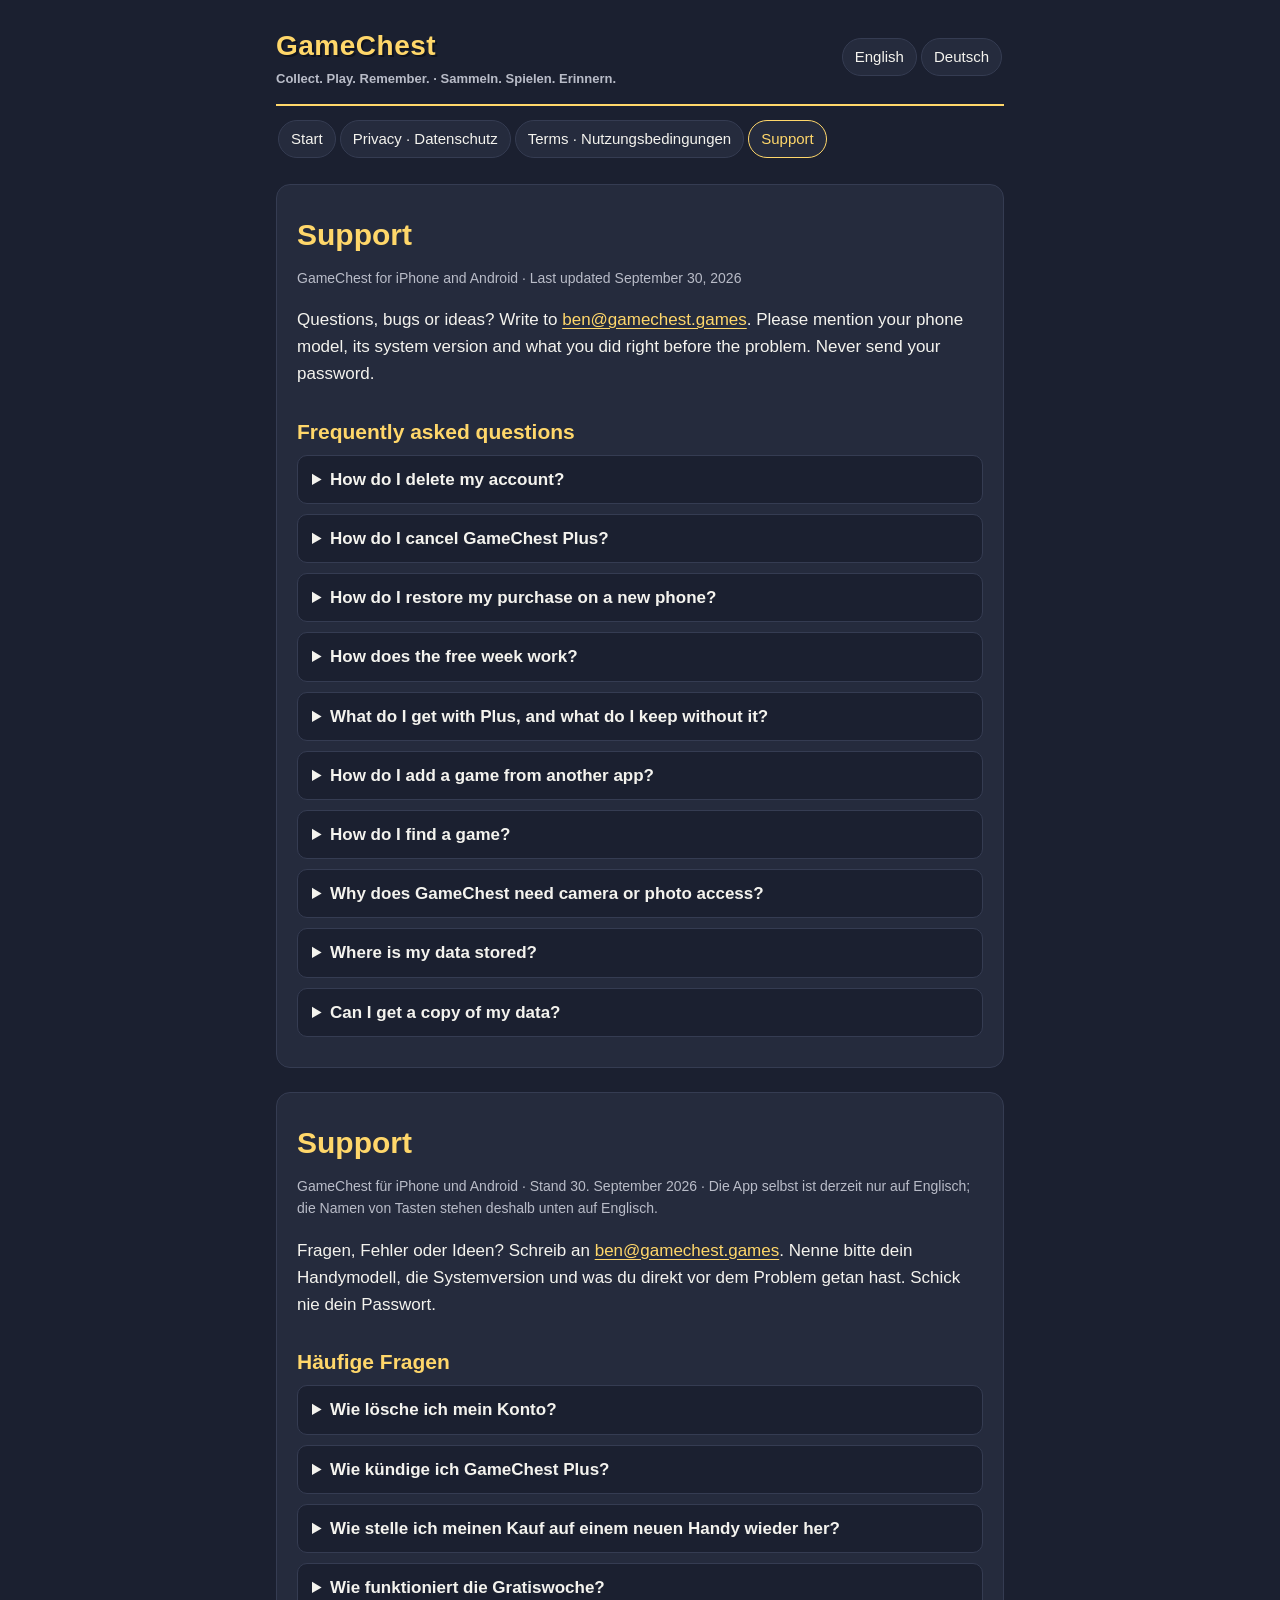
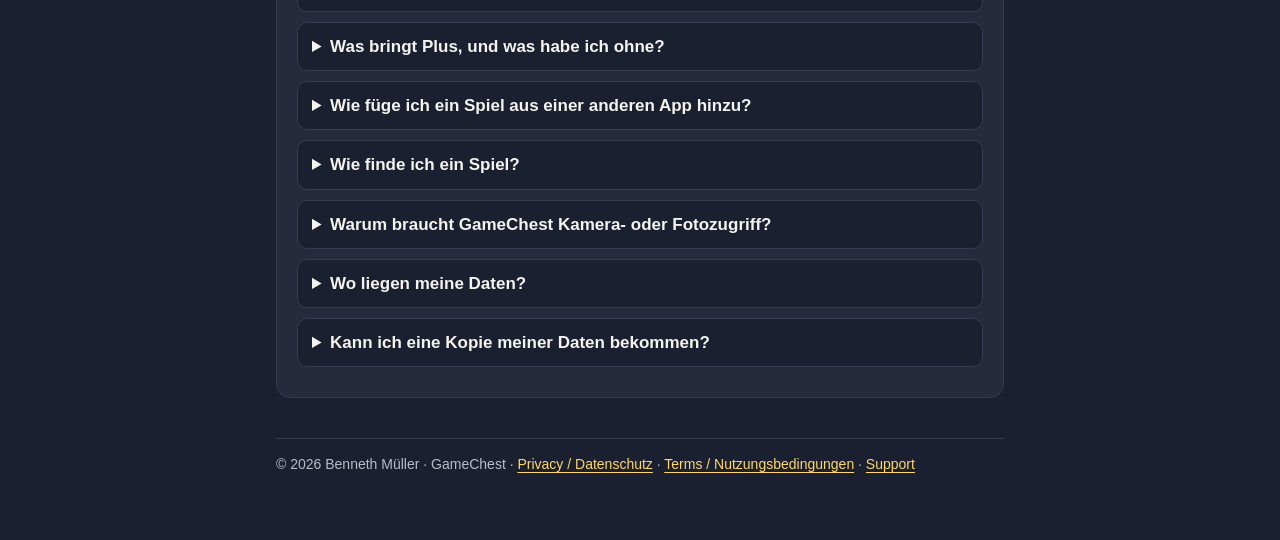
<file: support.html>
<!doctype html>
<html lang="en">
<head>
<meta charset="utf-8">
<meta name="viewport" content="width=device-width, initial-scale=1">
<meta name="description" content="Support and FAQ for the GameChest app. Support und häufige Fragen zur App GameChest.">
<title>GameChest – Support</title>
<style>
:root{--ink:#10131F;--navy:#1B2030;--navy2:#252B3D;--line:#353C52;--gold:#FFD76A;--amber:#FFCD68;
--mint:#C4F280;--off:#F4F3EE;--muted:#B9BCC8;}
*{box-sizing:border-box}
html{-webkit-text-size-adjust:100%}
body{margin:0;background:var(--navy);color:var(--off);font:17px/1.6 -apple-system,BlinkMacSystemFont,"Segoe UI",Roboto,Helvetica,Arial,sans-serif}
a{color:var(--gold);text-underline-offset:3px}
a:focus-visible{outline:3px solid var(--mint);outline-offset:2px}
.wrap{max-width:760px;margin:0 auto;padding:24px 16px 64px}
header.top{display:flex;flex-wrap:wrap;align-items:center;justify-content:space-between;gap:12px;
border-bottom:2px solid var(--gold);padding-bottom:14px;margin-bottom:8px}
.brand{font-weight:800;font-size:28px;letter-spacing:.5px;color:var(--gold);text-decoration:none;
text-shadow:2px 2px 0 var(--ink)}
.brand small{display:block;font-size:13px;font-weight:600;color:var(--muted);letter-spacing:0;text-shadow:none}
nav.lang a,nav.pages a{display:inline-block;padding:6px 12px;margin:2px;border:1px solid var(--line);
border-radius:999px;text-decoration:none;font-size:15px;color:var(--off);background:var(--navy2)}
nav.lang a:hover,nav.pages a:hover{border-color:var(--gold)}
nav.pages{margin:12px 0 4px}
nav.pages a[aria-current=page]{border-color:var(--gold);color:var(--gold)}
h1{font-size:30px;line-height:1.2;color:var(--gold);margin:28px 0 4px}
h2{font-size:21px;line-height:1.3;color:var(--gold);margin:30px 0 8px}
h3{font-size:18px;color:var(--amber);margin:22px 0 6px}
section.lang-block{background:var(--navy2);border:1px solid var(--line);border-radius:14px;padding:4px 20px 20px;margin-top:24px}
.note{border-left:4px solid var(--mint);background:rgba(196,242,128,.08);padding:10px 14px;border-radius:6px;font-size:15px}
.ph{background:rgba(255,215,106,.16);color:var(--gold);padding:0 4px;border-radius:4px;font-weight:600}
.meta{color:var(--muted);font-size:14px}
table{width:100%;border-collapse:collapse;font-size:15px;margin:10px 0}
th,td{text-align:left;vertical-align:top;padding:8px;border-bottom:1px solid var(--line)}
th{color:var(--amber);font-weight:700}
.scroll{overflow-x:auto}
ul,ol{padding-left:22px}
li{margin:4px 0}
footer{margin-top:40px;color:var(--muted);font-size:14px;border-top:1px solid var(--line);padding-top:14px}
details{background:var(--navy);border:1px solid var(--line);border-radius:10px;padding:10px 14px;margin:10px 0}
summary{cursor:pointer;font-weight:700;color:var(--off)}
@media (max-width:420px){body{font-size:16px}h1{font-size:25px}section.lang-block{padding:2px 14px 16px}}
@media (max-width:560px){table,tbody,tr,td{display:block;width:100%}tr:first-child{display:none}tr{border-bottom:1px solid var(--line);padding:6px 0}td{border:0;padding:3px 0}td:first-child{font-weight:700;color:var(--amber)}}
</style>
</head>
<body>
<div class="wrap">
<header class="top">
<a class="brand" href="index.html">GameChest<small>Collect. Play. Remember. · Sammeln. Spielen. Erinnern.</small></a>
<nav class="lang" aria-label="Language / Sprache"><a href="#en" hreflang="en">English</a><a href="#de" hreflang="de">Deutsch</a></nav>
</header>
<nav class="pages" aria-label="Pages"><a href="index.html">Start</a><a href="privacy.html">Privacy · Datenschutz</a><a href="terms.html">Terms · Nutzungsbedingungen</a><a href="support.html" aria-current=page>Support</a></nav>

<section class="lang-block" id="en" lang="en">
<h1>Support</h1>
<p class="meta">GameChest for iPhone and Android · Last updated September 30, 2026</p>
<p>Questions, bugs or ideas? Write to <a href="mailto:ben@gamechest.games">ben@gamechest.games</a>. Please mention your phone model, its system version and what you did
right before the problem. Never send your password.</p>
<h2>Frequently asked questions</h2>
<details id="delete"><summary>How do I delete my account?</summary>
<p><strong>In the app (fastest):</strong> open GameChest, open the <strong>Profile</strong> tab, tap the gear icon at the top right (Settings), then <strong>Account &amp; legal</strong> → <strong>Delete account</strong>. Type DELETE and confirm with <strong>Delete for good</strong>. This works the same on iPhone and Android and cannot be undone.</p>
<p><strong>Without the app:</strong> email <a href="mailto:ben@gamechest.games?subject=Delete%20my%20GameChest%20account">ben@gamechest.games</a> from the address of your account with the subject “Delete my GameChest account”. We delete your account within 30 days and confirm by email.</p>
<p><strong>Deleted right away:</strong> your sign-in account, your profile, your collection with ratings and links, your room and companion, the usage counter for link import, camera and Till, the counters for photo AI and for searches, and any Till answers you reported.</p>
<p><strong>What remains, and for how long:</strong></p>
<ul>
<li><strong>Subscription record at RevenueCat</strong> (our subscription service): deleting your account also asks RevenueCat to delete your customer record. If that request does not go through, our server repeats it automatically every 6 hours for up to 7 days; if it still fails, we delete the record by hand. You can also write to us and we remove it within 30 days.</li>
<li><strong>Server logs</strong> (technical connection data such as IP address and time): deleted automatically after at most 7 days.</li>
<li><strong>Purchases at Apple or Google:</strong> the App Store and Google Play keep their own purchase records under their own policies. Deleting your account does <strong>not</strong> cancel a running subscription; cancel it as described below.</li>
<li><strong>Till messages at Anthropic:</strong> Anthropic, which provides Till's AI (Claude), deletes the messages you sent to Till within 30 days and does not use them for training. We do not store your conversations on our servers.</li>
<li><strong>On your phone:</strong> settings and shared discoveries you have not reviewed stay on the device until you delete the app.</li>
</ul>
<p>Details: <a href="privacy.html#en">Privacy Policy</a>, section 5.</p></details>
<details><summary>How do I cancel GameChest Plus?</summary>
<p><strong>iPhone:</strong> open Settings → your name → <strong>Subscriptions</strong> → GameChest Plus → Cancel Subscription. Cancel at least 24 hours before the current period ends.</p>
<p><strong>Android:</strong> open the Google Play Store app → your profile icon → <strong>Payments &amp; subscriptions</strong> → <strong>Subscriptions</strong> → GameChest Plus → Cancel subscription. Cancel before the current period ends.</p>
<p>On both, <strong>Manage subscription</strong> in GameChest (Profile → gear icon → GameChest Plus) takes you to the right store page. Plus stays active until the end of the paid period. Deleting the app or your GameChest account does not cancel the subscription.</p></details>
<details><summary>How do I restore my purchase on a new phone?</summary><p>Sign in with the same GameChest account, then go to Profile → gear icon → GameChest Plus → <strong>Restore purchases</strong>. Use the same Apple Account (iPhone) or Google account (Android) you bought Plus with.</p></details>
<details><summary>How does the free week work?</summary><p>The yearly plan can start with one free week for new subscribers where offered. If you do not cancel in time (on iPhone at least 24 hours before the free week ends, on Android before it ends), the yearly subscription starts and is charged to your Apple Account or Google Play account.</p></details>
<details><summary>What do I get with Plus, and what do I keep without it?</summary><p>Without Plus you can try link import (a game from a link or post), camera (a game from a photo or barcode) and Till three times each, once per account. Plus makes all three unlimited (Till with fair use of up to 150 answers a month) and adds Photo AI (recognising a cover with AI, within a daily limit), 8 more companions, two golden Memory Card styles and extra room elements. Searching by name and saving, finishing, rating and sharing games stay free and unlimited without Plus. A companion you picked and elements you placed during Plus stay with you.</p></details>
<details><summary>How do I add a game from another app?</summary><p><strong>iPhone:</strong> in Safari, YouTube, TikTok, Instagram or another app, tap Share → <strong>GameChest</strong> (the first time it may be under “More”) → <strong>Save to GameChest</strong>. <strong>Android:</strong> tap Share → <strong>GameChest</strong>. The post lands in your GameChest: open the <strong>Chest</strong> tab, tap the tray icon at the top right and choose <strong>Review &amp; add to this account</strong>. GameChest looks the game up; nothing is saved until you tap <strong>Add to Chest</strong>.</p></details>
<details><summary>How do I find a game?</summary><p>Tap the round key with the magnifying glass in the middle of the tab bar (on the Dashboard, in the Chest and in your Profile) and start typing; in the Room, tap the <strong>Find</strong> key above the bar. GameChest searches the game catalog as you type. You can also paste a link, scan the barcode on a game box or read the title from a cover photo. Games are added from the catalog; there is no manual entry in this version. The field in the Chest tab only searches the games you already saved.</p></details>
<details><summary>Why does GameChest need camera or photo access?</summary><p>Only to read a barcode or the text on a game cover or screenshot. This happens on your device; the picture is not uploaded. You can always search by title instead.</p></details>
<details><summary>Where is my data stored?</summary><p>Your account and collection are stored with our hosting provider on servers in the EU (Ireland). Details: <a href="privacy.html#en">Privacy Policy</a>.</p></details>
<details><summary>Can I get a copy of my data?</summary><p>There is no export button in the app yet. Write to <a href="mailto:ben@gamechest.games">ben@gamechest.games</a> and we will send you a copy of the data stored for your account.</p></details>
</section>

<section class="lang-block" id="de" lang="de">
<h1>Support</h1>
<p class="meta">GameChest für iPhone und Android · Stand 30. September 2026 · Die App selbst ist derzeit nur auf Englisch; die Namen von Tasten stehen deshalb unten auf Englisch.</p>
<p>Fragen, Fehler oder Ideen? Schreib an <a href="mailto:ben@gamechest.games">ben@gamechest.games</a>. Nenne bitte dein Handymodell, die Systemversion und was du direkt
vor dem Problem getan hast. Schick nie dein Passwort.</p>
<h2>Häufige Fragen</h2>
<details id="loeschen"><summary>Wie lösche ich mein Konto?</summary>
<p><strong>In der App (am schnellsten):</strong> Öffne GameChest, wähle den Tab <strong>Profile</strong>, tippe oben rechts auf das Zahnrad (Settings), dann auf <strong>Account &amp; legal</strong> → <strong>Delete account</strong>. Tippe DELETE ein und bestätige mit <strong>Delete for good</strong>. Das funktioniert auf iPhone und Android gleich und lässt sich nicht rückgängig machen.</p>
<p><strong>Ohne App:</strong> Schreib von der Adresse deines Kontos an <a href="mailto:ben@gamechest.games?subject=GameChest-Konto%20l%C3%B6schen">ben@gamechest.games</a> mit dem Betreff „GameChest-Konto löschen“. Wir löschen dein Konto innerhalb von 30 Tagen und bestätigen per E-Mail.</p>
<p><strong>Sofort gelöscht:</strong> dein Anmeldekonto, dein Profil, deine Sammlung mit Bewertungen und Links, dein Raum und dein Begleiter, der Nutzungszähler für Link-Import, Kamera und Till, die Zähler für Foto-KI und für Suchen sowie von dir gemeldete Till-Antworten.</p>
<p><strong>Was bleibt und wie lange:</strong></p>
<ul>
<li><strong>Abo-Datensatz bei RevenueCat</strong> (unser Abo-Dienst): Beim Löschen bitten wir RevenueCat, deinen Kundendatensatz zu löschen. Kommt diese Anfrage nicht durch, wiederholt unser Server sie automatisch alle 6 Stunden, höchstens 7 Tage lang; klappt es dann immer noch nicht, löschen wir den Datensatz von Hand. Du kannst uns auch schreiben, dann entfernen wir ihn innerhalb von 30 Tagen.</li>
<li><strong>Server-Protokolle</strong> (technische Verbindungsdaten wie IP-Adresse und Uhrzeit): werden nach spätestens 7 Tagen automatisch gelöscht.</li>
<li><strong>Käufe bei Apple oder Google:</strong> App Store und Google Play führen eigene Kaufunterlagen nach ihren eigenen Regeln. Das Löschen des Kontos kündigt ein laufendes Abo <strong>nicht</strong>; kündige es wie unten beschrieben.</li>
<li><strong>Till-Nachrichten bei Anthropic:</strong> Anthropic, der Anbieter von Tills KI (Claude), löscht die Nachrichten an Till binnen 30 Tagen und nutzt sie nicht zum Training. Wir speichern deine Unterhaltungen nicht auf unseren Servern.</li>
<li><strong>Auf deinem Handy:</strong> Einstellungen und noch nicht geprüfte geteilte Funde bleiben auf dem Gerät, bis du die App löschst.</li>
</ul>
<p>Details: <a href="privacy.html#de">Datenschutzerklärung</a>, Abschnitt 5.</p></details>
<details><summary>Wie kündige ich GameChest Plus?</summary>
<p><strong>iPhone:</strong> Einstellungen → dein Name → <strong>Abonnements</strong> → GameChest Plus → Abo kündigen. Kündige mindestens 24 Stunden vor Ende des laufenden Zeitraums.</p>
<p><strong>Android:</strong> Google-Play-Store-App → dein Profilbild → <strong>Zahlungen &amp; Abos</strong> → <strong>Abos</strong> → GameChest Plus → Abo kündigen. Kündige vor Ende des laufenden Zeitraums.</p>
<p>Auf beiden führt <strong>Manage subscription</strong> in GameChest (Profile → Zahnrad → GameChest Plus) zur richtigen Store-Seite. Plus bleibt bis zum Ende des bezahlten Zeitraums aktiv. Das Löschen der App oder deines GameChest-Kontos kündigt das Abo nicht.</p></details>
<details><summary>Wie stelle ich meinen Kauf auf einem neuen Handy wieder her?</summary><p>Melde dich mit demselben GameChest-Konto an und tippe unter Profile → Zahnrad → GameChest Plus auf <strong>Restore purchases</strong>. Nutze denselben Apple Account (iPhone) bzw. dasselbe Google-Konto (Android) wie beim Kauf.</p></details>
<details><summary>Wie funktioniert die Gratiswoche?</summary><p>Das Jahresabo kann, wo angeboten, für neue Abonnenten mit einer Gratiswoche beginnen. Kündigst du nicht rechtzeitig (auf dem iPhone mindestens 24 Stunden vor ihrem Ende, auf Android vor ihrem Ende), beginnt das Jahresabo und wird deinem Apple Account bzw. Google-Play-Konto belastet.</p></details>
<details><summary>Was bringt Plus, und was habe ich ohne?</summary><p>Ohne Plus kannst du Link-Import (ein Spiel aus einem Link oder Beitrag), Kamera (ein Spiel aus Foto oder Barcode) und Till je dreimal ausprobieren, einmal pro Konto. Plus macht alle drei unbegrenzt (Till mit Fair Use bis zu 150 Antworten im Monat) und bringt die Foto-KI (Cover mit KI erkennen, mit Tageslimit), 8 weitere Begleiter, zwei goldene Memory-Card-Stile und Extra-Elemente für deinen Raum. Per Name suchen sowie Spiele speichern, abschließen, bewerten und teilen bleibt ohne Plus kostenlos und unbegrenzt. Ein während Plus gewählter Begleiter und platzierte Elemente bleiben dir erhalten.</p></details>
<details><summary>Wie füge ich ein Spiel aus einer anderen App hinzu?</summary><p><strong>iPhone:</strong> Tippe in Safari, YouTube, TikTok, Instagram oder einer anderen App auf Teilen → <strong>GameChest</strong> (beim ersten Mal ggf. unter „Mehr“) → <strong>Save to GameChest</strong>. <strong>Android:</strong> Tippe auf Teilen → <strong>GameChest</strong>. Der Beitrag landet in deiner GameChest: Öffne den Tab <strong>Chest</strong>, tippe oben rechts auf das Ablage-Symbol und wähle <strong>Review &amp; add to this account</strong>. GameChest sucht das Spiel heraus; gespeichert wird erst, wenn du auf <strong>Add to Chest</strong> tippst.</p></details>
<details><summary>Wie finde ich ein Spiel?</summary><p>Tippe auf die runde Taste mit der Lupe in der Mitte der Tab-Leiste (auf dem Dashboard, in der Chest und im Profil) und fang an zu tippen; im Room tippst du auf die Taste <strong>Find</strong> über der Leiste. GameChest durchsucht den Spielekatalog schon beim Tippen. Du kannst auch einen Link einfügen, den Barcode einer Spielebox scannen oder den Titel von einem Cover-Foto lesen lassen. Spiele kommen aus dem Katalog; manuelles Eintragen gibt es in dieser Version nicht. Das Feld im Tab Chest durchsucht nur deine schon gespeicherten Spiele.</p></details>
<details><summary>Warum braucht GameChest Kamera- oder Fotozugriff?</summary><p>Nur um einen Barcode oder den Text auf einem Cover oder Screenshot zu lesen. Das passiert auf deinem Gerät; das Bild wird nicht hochgeladen. Du kannst jederzeit auch nach dem Titel suchen.</p></details>
<details><summary>Wo liegen meine Daten?</summary><p>Konto und Sammlung liegen bei unserem Hosting-Anbieter auf Servern in der EU (Irland). Details: <a href="privacy.html#de">Datenschutzerklärung</a>.</p></details>
<details><summary>Kann ich eine Kopie meiner Daten bekommen?</summary><p>Einen Export-Knopf gibt es in der App noch nicht. Schreib an <a href="mailto:ben@gamechest.games">ben@gamechest.games</a>, dann schicken wir dir eine Kopie der zu deinem Konto gespeicherten Daten.</p></details>
</section>

<footer>© 2026 Benneth Müller · GameChest · <a href="privacy.html">Privacy / Datenschutz</a> · <a href="terms.html">Terms / Nutzungsbedingungen</a> · <a href="support.html">Support</a></footer>
</div>
</body>
</html>
</file>
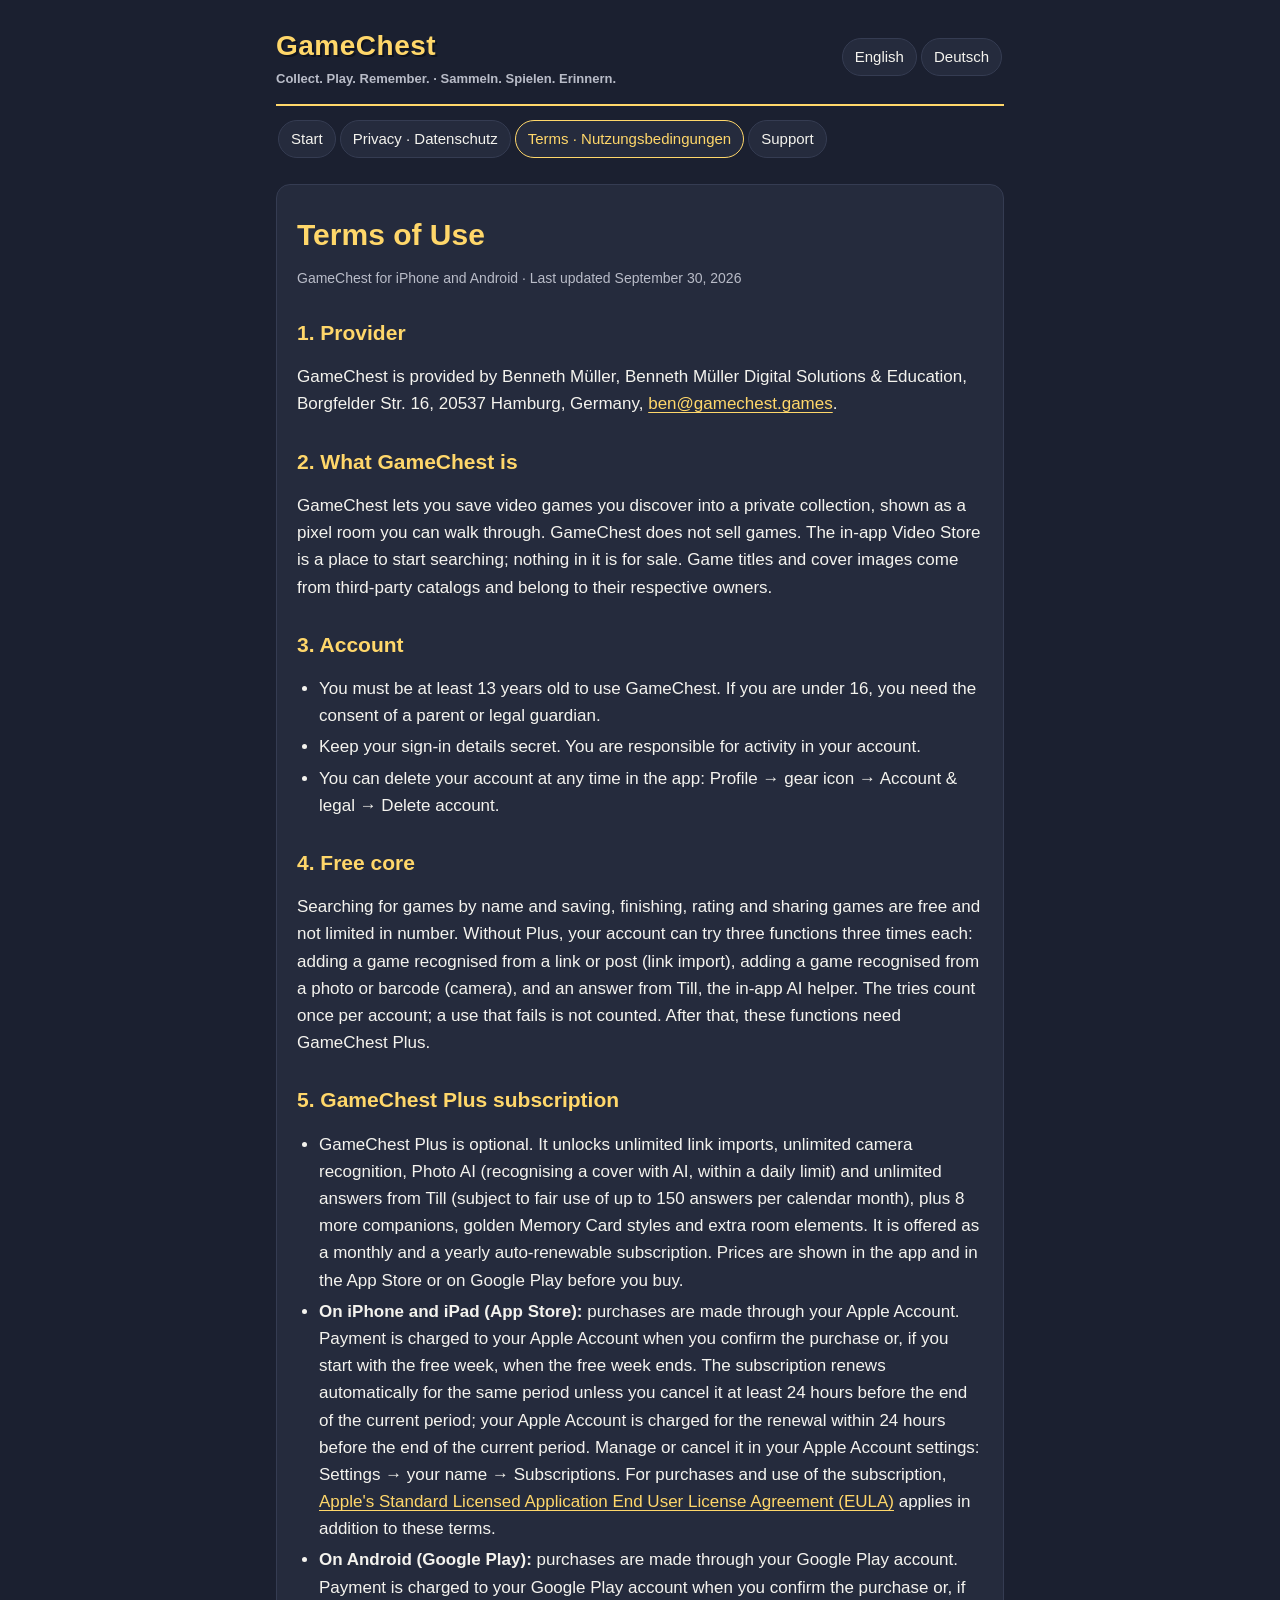
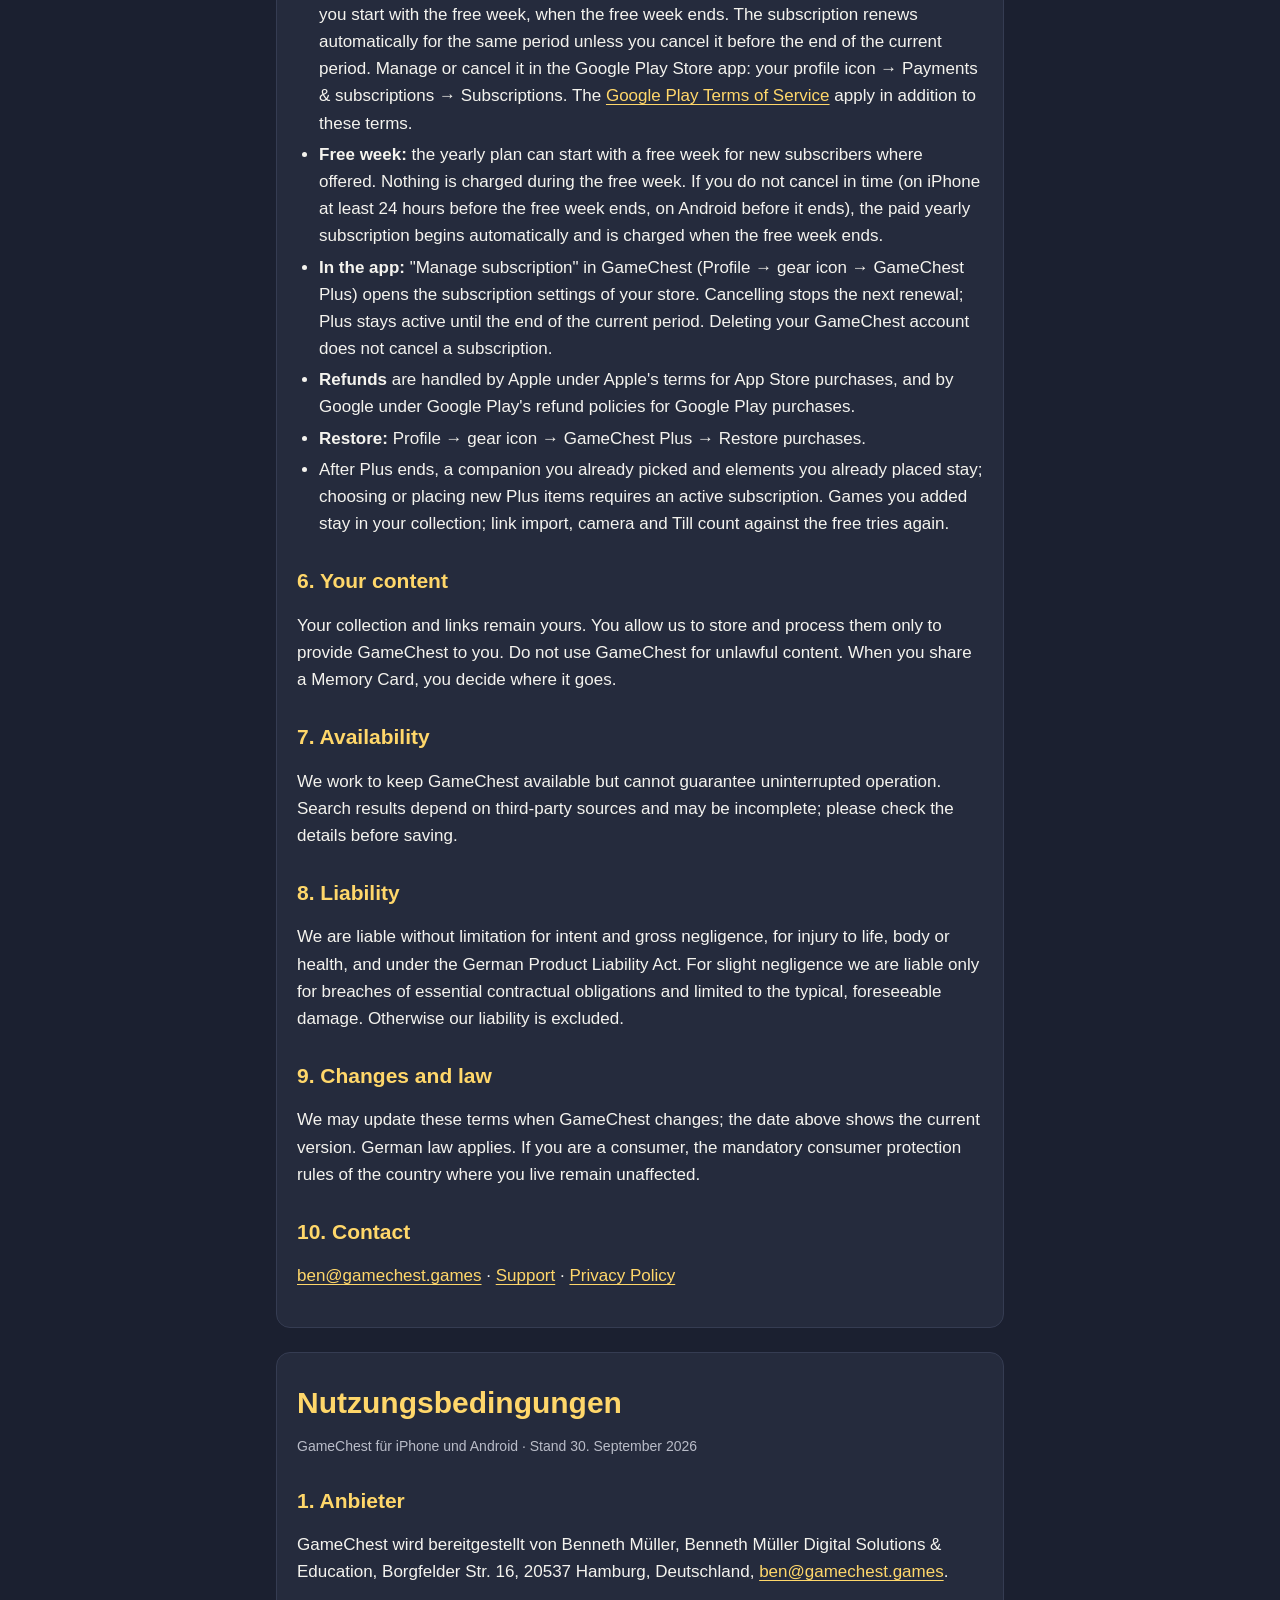
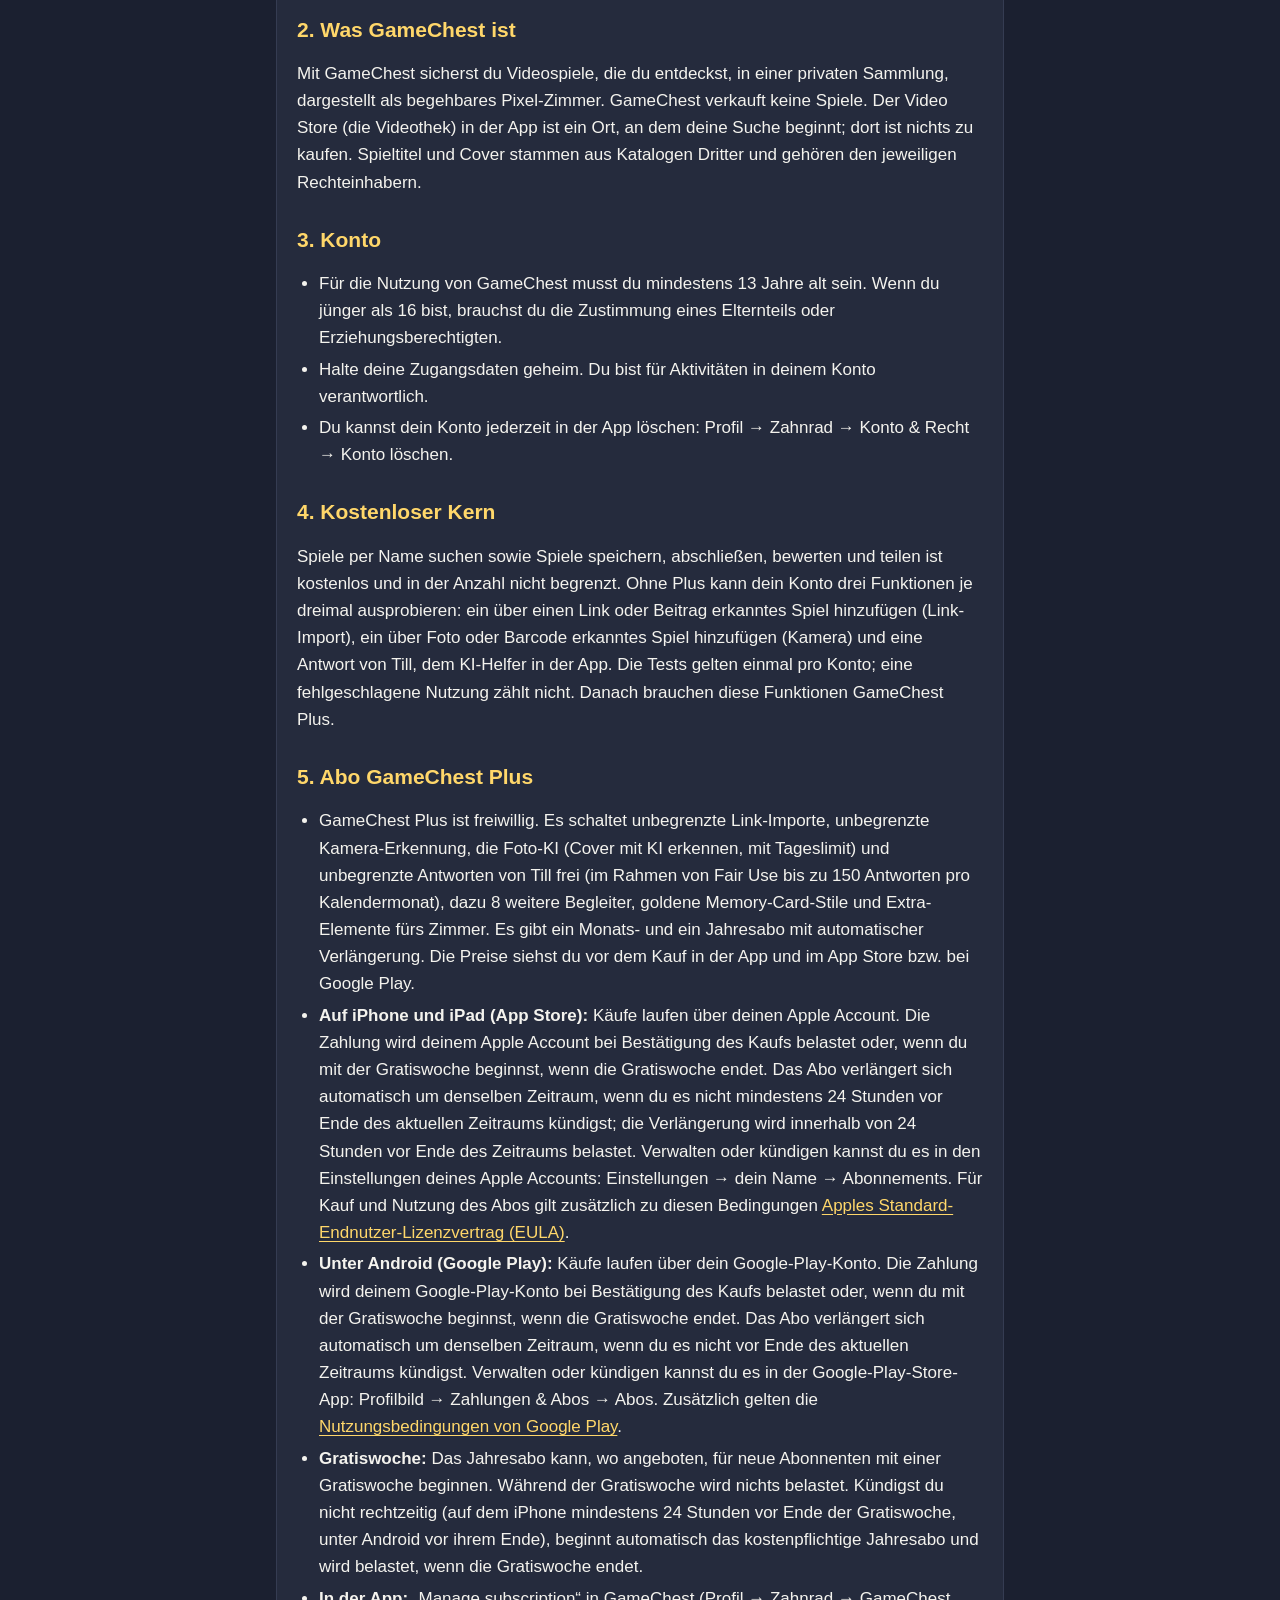
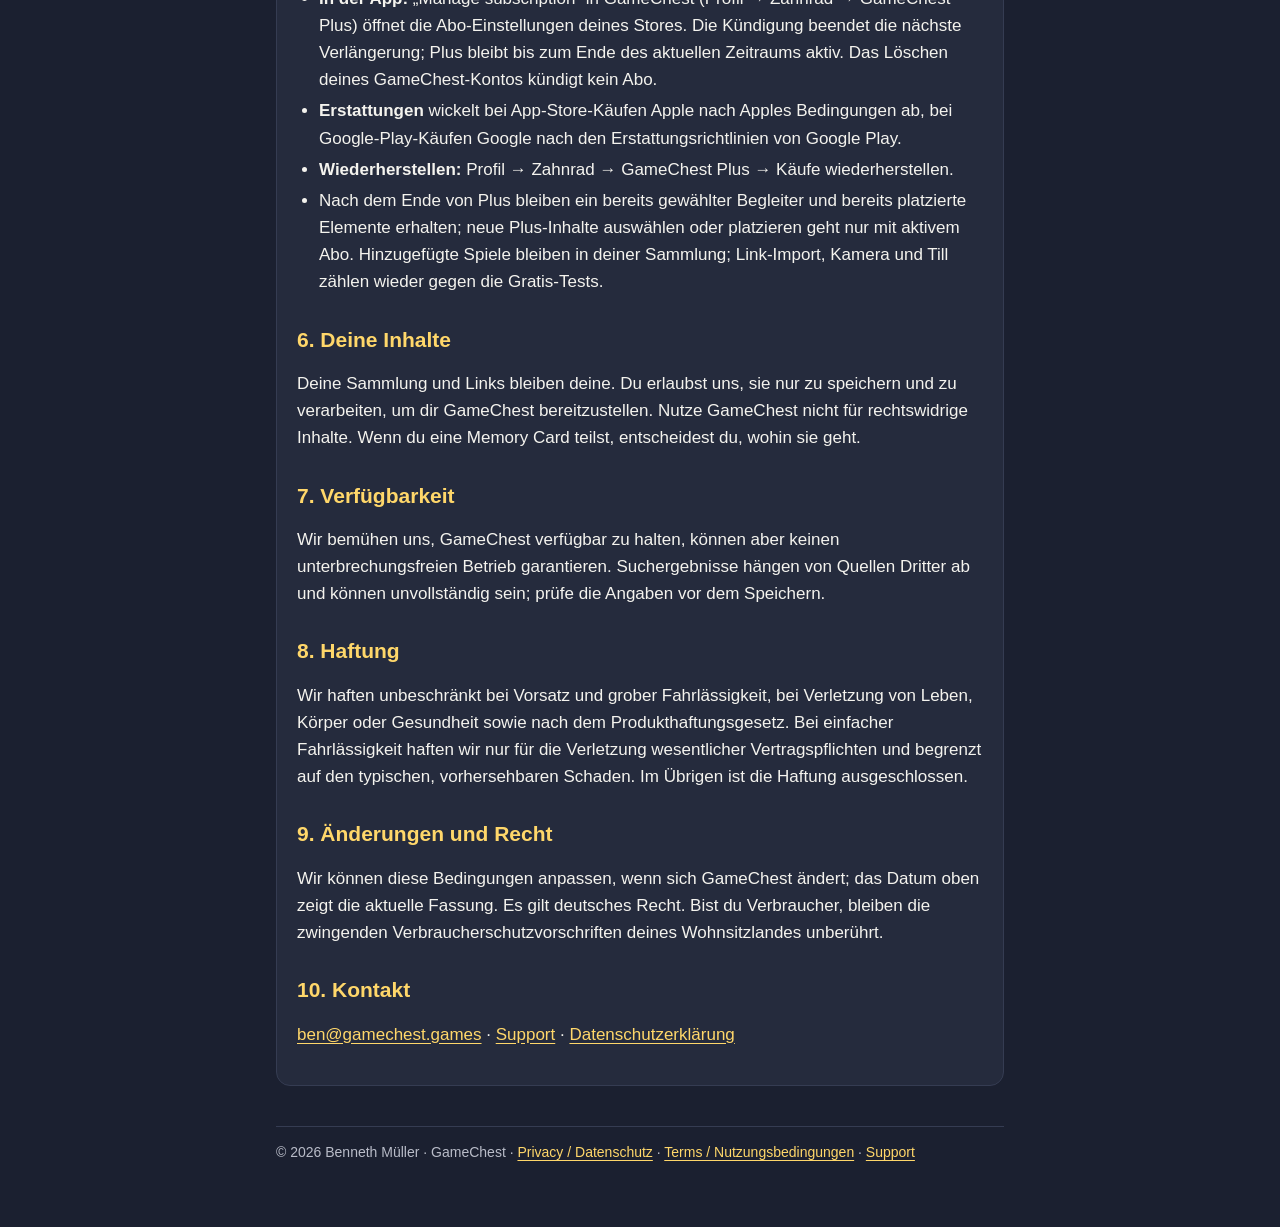
<file: terms.html>
<!doctype html>
<html lang="en">
<head>
<meta charset="utf-8">
<meta name="viewport" content="width=device-width, initial-scale=1">
<meta name="description" content="Terms of Use for the GameChest app. Nutzungsbedingungen der App GameChest.">
<title>GameChest – Terms of Use / Nutzungsbedingungen</title>
<style>
:root{--ink:#10131F;--navy:#1B2030;--navy2:#252B3D;--line:#353C52;--gold:#FFD76A;--amber:#FFCD68;
--mint:#C4F280;--off:#F4F3EE;--muted:#B9BCC8;}
*{box-sizing:border-box}
html{-webkit-text-size-adjust:100%}
body{margin:0;background:var(--navy);color:var(--off);font:17px/1.6 -apple-system,BlinkMacSystemFont,"Segoe UI",Roboto,Helvetica,Arial,sans-serif}
a{color:var(--gold);text-underline-offset:3px}
a:focus-visible{outline:3px solid var(--mint);outline-offset:2px}
.wrap{max-width:760px;margin:0 auto;padding:24px 16px 64px}
header.top{display:flex;flex-wrap:wrap;align-items:center;justify-content:space-between;gap:12px;
border-bottom:2px solid var(--gold);padding-bottom:14px;margin-bottom:8px}
.brand{font-weight:800;font-size:28px;letter-spacing:.5px;color:var(--gold);text-decoration:none;
text-shadow:2px 2px 0 var(--ink)}
.brand small{display:block;font-size:13px;font-weight:600;color:var(--muted);letter-spacing:0;text-shadow:none}
nav.lang a,nav.pages a{display:inline-block;padding:6px 12px;margin:2px;border:1px solid var(--line);
border-radius:999px;text-decoration:none;font-size:15px;color:var(--off);background:var(--navy2)}
nav.lang a:hover,nav.pages a:hover{border-color:var(--gold)}
nav.pages{margin:12px 0 4px}
nav.pages a[aria-current=page]{border-color:var(--gold);color:var(--gold)}
h1{font-size:30px;line-height:1.2;color:var(--gold);margin:28px 0 4px}
h2{font-size:21px;line-height:1.3;color:var(--gold);margin:30px 0 8px}
h3{font-size:18px;color:var(--amber);margin:22px 0 6px}
section.lang-block{background:var(--navy2);border:1px solid var(--line);border-radius:14px;padding:4px 20px 20px;margin-top:24px}
.note{border-left:4px solid var(--mint);background:rgba(196,242,128,.08);padding:10px 14px;border-radius:6px;font-size:15px}
.ph{background:rgba(255,215,106,.16);color:var(--gold);padding:0 4px;border-radius:4px;font-weight:600}
.meta{color:var(--muted);font-size:14px}
table{width:100%;border-collapse:collapse;font-size:15px;margin:10px 0}
th,td{text-align:left;vertical-align:top;padding:8px;border-bottom:1px solid var(--line)}
th{color:var(--amber);font-weight:700}
.scroll{overflow-x:auto}
ul,ol{padding-left:22px}
li{margin:4px 0}
footer{margin-top:40px;color:var(--muted);font-size:14px;border-top:1px solid var(--line);padding-top:14px}
details{background:var(--navy);border:1px solid var(--line);border-radius:10px;padding:10px 14px;margin:10px 0}
summary{cursor:pointer;font-weight:700;color:var(--off)}
@media (max-width:420px){body{font-size:16px}h1{font-size:25px}section.lang-block{padding:2px 14px 16px}}
@media (max-width:560px){table,tbody,tr,td{display:block;width:100%}tr:first-child{display:none}tr{border-bottom:1px solid var(--line);padding:6px 0}td{border:0;padding:3px 0}td:first-child{font-weight:700;color:var(--amber)}}
</style>
</head>
<body>
<div class="wrap">
<header class="top">
<a class="brand" href="index.html">GameChest<small>Collect. Play. Remember. · Sammeln. Spielen. Erinnern.</small></a>
<nav class="lang" aria-label="Language / Sprache"><a href="#en" hreflang="en">English</a><a href="#de" hreflang="de">Deutsch</a></nav>
</header>
<nav class="pages" aria-label="Pages"><a href="index.html">Start</a><a href="privacy.html">Privacy · Datenschutz</a><a href="terms.html" aria-current=page>Terms · Nutzungsbedingungen</a><a href="support.html">Support</a></nav>

<section class="lang-block" id="en" lang="en">
<h1>Terms of Use</h1>
<p class="meta">GameChest for iPhone and Android · Last updated September 30, 2026</p>
<h2>1. Provider</h2>
<p>GameChest is provided by Benneth Müller, Benneth Müller Digital Solutions &amp; Education, Borgfelder Str. 16, 20537 Hamburg, Germany, <a href="mailto:ben@gamechest.games">ben@gamechest.games</a>.</p>
<h2>2. What GameChest is</h2>
<p>GameChest lets you save video games you discover into a private collection, shown as a pixel room you can walk
through. GameChest does not sell games. The in-app Video Store is a place to start searching; nothing in it is for sale.
Game titles and cover images come from third-party catalogs and belong to their respective owners.</p>
<h2>3. Account</h2>
<ul>
<li>You must be at least 13 years old to use GameChest. If you are under 16, you need the consent of a parent or legal guardian.</li>
<li>Keep your sign-in details secret. You are responsible for activity in your account.</li>
<li>You can delete your account at any time in the app: Profile → gear icon → Account &amp; legal → Delete account.</li>
</ul>
<h2>4. Free core</h2>
<p>Searching for games by name and saving, finishing, rating and sharing games are free and not limited in number.
Without Plus, your account can try three functions three times each: adding a game recognised from a link or post
(link import), adding a game recognised from a photo or barcode (camera), and an answer from Till, the in-app AI
helper. The tries count once per account; a use that fails is not counted. After that, these functions need
GameChest Plus.</p>
<h2>5. GameChest Plus subscription</h2>
<ul>
<li>GameChest Plus is optional. It unlocks unlimited link imports, unlimited camera recognition, Photo AI
(recognising a cover with AI, within a daily limit) and unlimited answers from Till (subject to fair use of up to
150 answers per calendar month), plus 8 more companions, golden
Memory Card styles and extra room elements. It is offered as a monthly and a yearly auto-renewable subscription.
Prices are shown in the app and in the App Store or on Google Play before you buy.</li>
<li><strong>On iPhone and iPad (App Store):</strong> purchases are made through your Apple Account. Payment is charged
to your Apple Account when you confirm the purchase or, if you start with the free week, when the free week ends. The
subscription renews automatically for the same period unless you cancel it at least 24 hours before the end of the
current period; your Apple Account is charged for the renewal within 24 hours before the end of the current period.
Manage or cancel it in your Apple Account settings: Settings → your name → Subscriptions. For purchases and use of the subscription,
<a href="https://www.apple.com/legal/internet-services/itunes/dev/stdeula/">Apple's Standard Licensed Application End User License Agreement (EULA)</a> applies in addition to
these terms.</li>
<li><strong>On Android (Google Play):</strong> purchases are made through your Google Play account. Payment is charged
to your Google Play account when you confirm the purchase or, if you start with the free week, when the free week
ends. The subscription renews automatically for the same period unless you cancel it before the end of the current
period. Manage or cancel it in the Google Play Store app: your profile icon → Payments &amp; subscriptions →
Subscriptions. The <a href="https://play.google.com/about/play-terms/">Google Play Terms of Service</a> apply in addition to these terms.</li>
<li><strong>Free week:</strong> the yearly plan can start with a free week for new subscribers where offered. Nothing
is charged during the free week. If you do not cancel in time (on iPhone at least 24 hours before the free week ends,
on Android before it ends), the paid yearly subscription begins automatically and is charged when the free week
ends.</li>
<li><strong>In the app:</strong> "Manage subscription" in GameChest (Profile → gear icon → GameChest Plus) opens the
subscription settings of your store. Cancelling stops the next renewal; Plus stays active until the end of the
current period. Deleting your GameChest account does not cancel a subscription.</li>
<li><strong>Refunds</strong> are handled by Apple under Apple's terms for App Store purchases, and by Google under
Google Play's refund policies for Google Play purchases.</li>
<li><strong>Restore:</strong> Profile → gear icon → GameChest Plus → Restore purchases.</li>
<li>After Plus ends, a companion you already picked and elements you already placed stay; choosing or placing new
Plus items requires an active subscription. Games you added stay in your collection; link import, camera and Till
count against the free tries again.</li>
</ul>
<h2>6. Your content</h2>
<p>Your collection and links remain yours. You allow us to store and process them only to provide GameChest to
you. Do not use GameChest for unlawful content. When you share a Memory Card, you decide where it goes.</p>
<h2>7. Availability</h2>
<p>We work to keep GameChest available but cannot guarantee uninterrupted operation. Search results depend on
third-party sources and may be incomplete; please check the details before saving.</p>
<h2>8. Liability</h2>
<p>We are liable without limitation for intent and gross negligence, for injury to life, body or health, and under the German Product Liability Act. For slight negligence we are liable only for breaches of essential contractual obligations and limited to the typical, foreseeable damage. Otherwise our liability is excluded.</p>
<h2>9. Changes and law</h2>
<p>We may update these terms when GameChest changes; the date above shows the current version.
German law applies. If you are a consumer, the mandatory consumer protection rules of the country where you live remain unaffected.</p>
<h2>10. Contact</h2>
<p><a href="mailto:ben@gamechest.games">ben@gamechest.games</a> · <a href="support.html#en">Support</a> · <a href="privacy.html#en">Privacy Policy</a></p>
</section>

<section class="lang-block" id="de" lang="de">
<h1>Nutzungsbedingungen</h1>
<p class="meta">GameChest für iPhone und Android · Stand 30. September 2026</p>
<h2>1. Anbieter</h2>
<p>GameChest wird bereitgestellt von Benneth Müller, Benneth Müller Digital Solutions &amp; Education, Borgfelder Str. 16, 20537 Hamburg, Deutschland, <a href="mailto:ben@gamechest.games">ben@gamechest.games</a>.</p>
<h2>2. Was GameChest ist</h2>
<p>Mit GameChest sicherst du Videospiele, die du entdeckst, in einer privaten Sammlung, dargestellt als begehbares
Pixel-Zimmer. GameChest verkauft keine Spiele. Der Video Store (die Videothek) in der App ist ein Ort, an dem deine Suche beginnt; dort
ist nichts zu kaufen. Spieltitel und Cover stammen aus Katalogen Dritter und gehören den jeweiligen Rechteinhabern.</p>
<h2>3. Konto</h2>
<ul>
<li>Für die Nutzung von GameChest musst du mindestens 13 Jahre alt sein. Wenn du jünger als 16 bist, brauchst du die Zustimmung eines Elternteils oder Erziehungsberechtigten.</li>
<li>Halte deine Zugangsdaten geheim. Du bist für Aktivitäten in deinem Konto verantwortlich.</li>
<li>Du kannst dein Konto jederzeit in der App löschen: Profil → Zahnrad → Konto &amp; Recht → Konto löschen.</li>
</ul>
<h2>4. Kostenloser Kern</h2>
<p>Spiele per Name suchen sowie Spiele speichern, abschließen, bewerten und teilen ist kostenlos und in der Anzahl
nicht begrenzt. Ohne Plus kann dein Konto drei Funktionen je dreimal ausprobieren: ein über einen Link oder Beitrag
erkanntes Spiel hinzufügen (Link-Import), ein über Foto oder Barcode erkanntes Spiel hinzufügen (Kamera) und eine
Antwort von Till, dem KI-Helfer in der App. Die Tests gelten einmal pro Konto; eine fehlgeschlagene Nutzung zählt
nicht. Danach brauchen diese Funktionen GameChest Plus.</p>
<h2>5. Abo GameChest Plus</h2>
<ul>
<li>GameChest Plus ist freiwillig. Es schaltet unbegrenzte Link-Importe, unbegrenzte Kamera-Erkennung, die Foto-KI
(Cover mit KI erkennen, mit Tageslimit) und unbegrenzte Antworten von Till frei (im Rahmen von Fair Use bis zu
150 Antworten pro Kalendermonat), dazu 8 weitere Begleiter,
goldene Memory-Card-Stile und Extra-Elemente fürs Zimmer. Es gibt ein Monats- und ein Jahresabo mit
automatischer Verlängerung. Die Preise siehst du vor dem Kauf in der App und im App Store bzw. bei Google Play.</li>
<li><strong>Auf iPhone und iPad (App Store):</strong> Käufe laufen über deinen Apple Account. Die Zahlung wird deinem
Apple Account bei Bestätigung des Kaufs belastet oder, wenn du mit der Gratiswoche beginnst, wenn die Gratiswoche endet.
Das Abo verlängert sich automatisch um denselben Zeitraum, wenn du es nicht mindestens 24 Stunden vor Ende des aktuellen
Zeitraums kündigst; die Verlängerung wird innerhalb von 24 Stunden vor Ende des Zeitraums belastet. Verwalten oder
kündigen kannst du es in den Einstellungen deines Apple Accounts: Einstellungen → dein Name → Abonnements. Für Kauf und Nutzung des Abos gilt zusätzlich zu diesen Bedingungen
<a href="https://www.apple.com/legal/internet-services/itunes/dev/stdeula/">Apples Standard-Endnutzer-Lizenzvertrag (EULA)</a>.</li>
<li><strong>Unter Android (Google Play):</strong> Käufe laufen über dein Google-Play-Konto. Die Zahlung wird deinem
Google-Play-Konto bei Bestätigung des Kaufs belastet oder, wenn du mit der Gratiswoche beginnst, wenn die Gratiswoche
endet. Das Abo verlängert sich automatisch um denselben Zeitraum, wenn du es nicht vor Ende des aktuellen Zeitraums
kündigst. Verwalten oder kündigen kannst du es in der Google-Play-Store-App: Profilbild → Zahlungen &amp; Abos → Abos.
Zusätzlich gelten die <a href="https://play.google.com/about/play-terms/">Nutzungsbedingungen von Google Play</a>.</li>
<li><strong>Gratiswoche:</strong> Das Jahresabo kann, wo angeboten, für neue Abonnenten mit einer Gratiswoche
beginnen. Während der Gratiswoche wird nichts belastet. Kündigst du nicht rechtzeitig (auf dem iPhone mindestens
24 Stunden vor Ende der Gratiswoche, unter Android vor ihrem Ende), beginnt automatisch das kostenpflichtige Jahresabo
und wird belastet, wenn die Gratiswoche endet.</li>
<li><strong>In der App:</strong> „Manage subscription“ in GameChest (Profil → Zahnrad → GameChest Plus) öffnet die
Abo-Einstellungen deines Stores. Die Kündigung beendet die nächste Verlängerung; Plus bleibt bis zum Ende des aktuellen
Zeitraums aktiv. Das Löschen deines GameChest-Kontos kündigt kein Abo.</li>
<li><strong>Erstattungen</strong> wickelt bei App-Store-Käufen Apple nach Apples Bedingungen ab, bei Google-Play-Käufen
Google nach den Erstattungsrichtlinien von Google Play.</li>
<li><strong>Wiederherstellen:</strong> Profil → Zahnrad → GameChest Plus → Käufe wiederherstellen.</li>
<li>Nach dem Ende von Plus bleiben ein bereits gewählter Begleiter und bereits platzierte Elemente erhalten; neue
Plus-Inhalte auswählen oder platzieren geht nur mit aktivem Abo. Hinzugefügte Spiele bleiben in deiner Sammlung;
Link-Import, Kamera und Till zählen wieder gegen die Gratis-Tests.</li>
</ul>
<h2>6. Deine Inhalte</h2>
<p>Deine Sammlung und Links bleiben deine. Du erlaubst uns, sie nur zu speichern und zu verarbeiten, um dir
GameChest bereitzustellen. Nutze GameChest nicht für rechtswidrige Inhalte. Wenn du eine Memory Card teilst, entscheidest du,
wohin sie geht.</p>
<h2>7. Verfügbarkeit</h2>
<p>Wir bemühen uns, GameChest verfügbar zu halten, können aber keinen unterbrechungsfreien Betrieb garantieren.
Suchergebnisse hängen von Quellen Dritter ab und können unvollständig sein; prüfe die Angaben vor dem Speichern.</p>
<h2>8. Haftung</h2>
<p>Wir haften unbeschränkt bei Vorsatz und grober Fahrlässigkeit, bei Verletzung von Leben, Körper oder Gesundheit sowie nach dem Produkthaftungsgesetz. Bei einfacher Fahrlässigkeit haften wir nur für die Verletzung wesentlicher Vertragspflichten und begrenzt auf den typischen, vorhersehbaren Schaden. Im Übrigen ist die Haftung ausgeschlossen.</p>
<h2>9. Änderungen und Recht</h2>
<p>Wir können diese Bedingungen anpassen, wenn sich GameChest ändert; das Datum oben zeigt die aktuelle Fassung.
Es gilt deutsches Recht. Bist du Verbraucher, bleiben die zwingenden Verbraucherschutzvorschriften deines Wohnsitzlandes unberührt.</p>
<h2>10. Kontakt</h2>
<p><a href="mailto:ben@gamechest.games">ben@gamechest.games</a> · <a href="support.html#de">Support</a> · <a href="privacy.html#de">Datenschutzerklärung</a></p>
</section>

<footer>© 2026 Benneth Müller · GameChest · <a href="privacy.html">Privacy / Datenschutz</a> · <a href="terms.html">Terms / Nutzungsbedingungen</a> · <a href="support.html">Support</a></footer>
</div>
</body>
</html>
</file>
